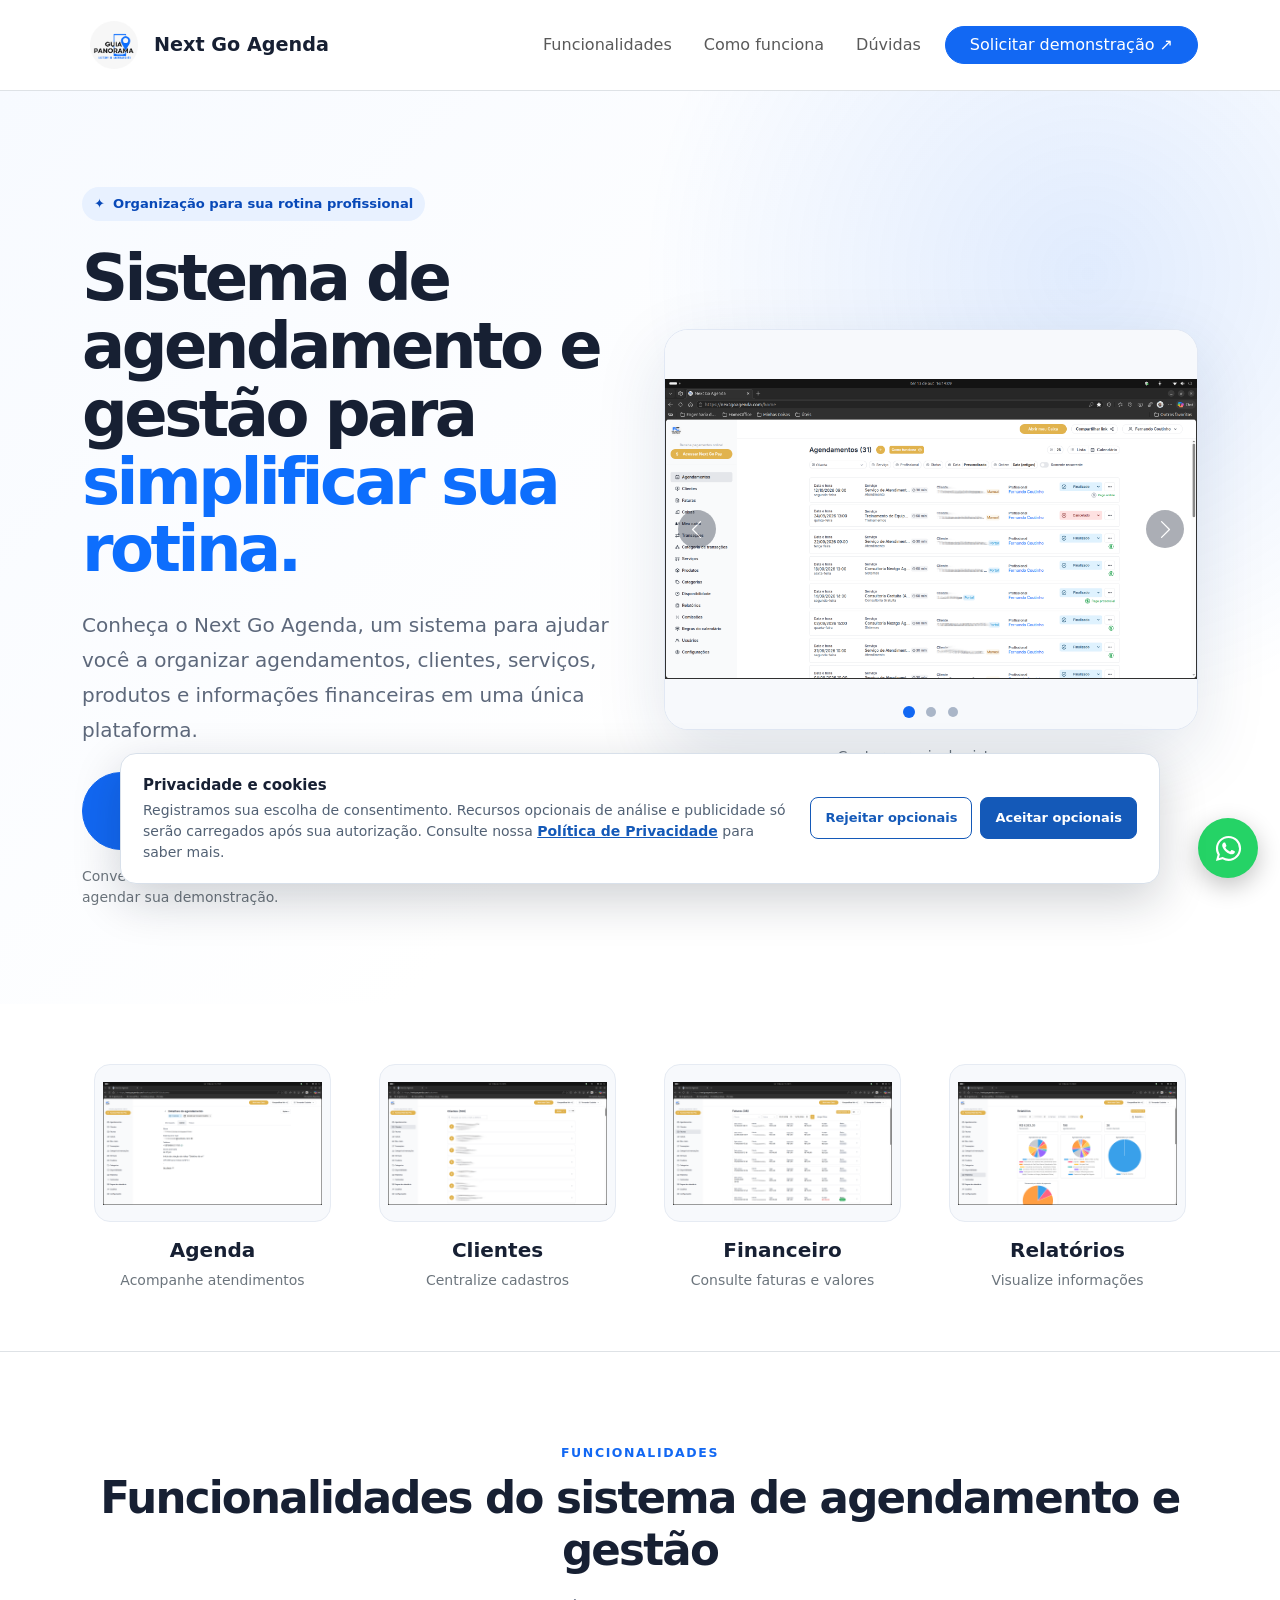
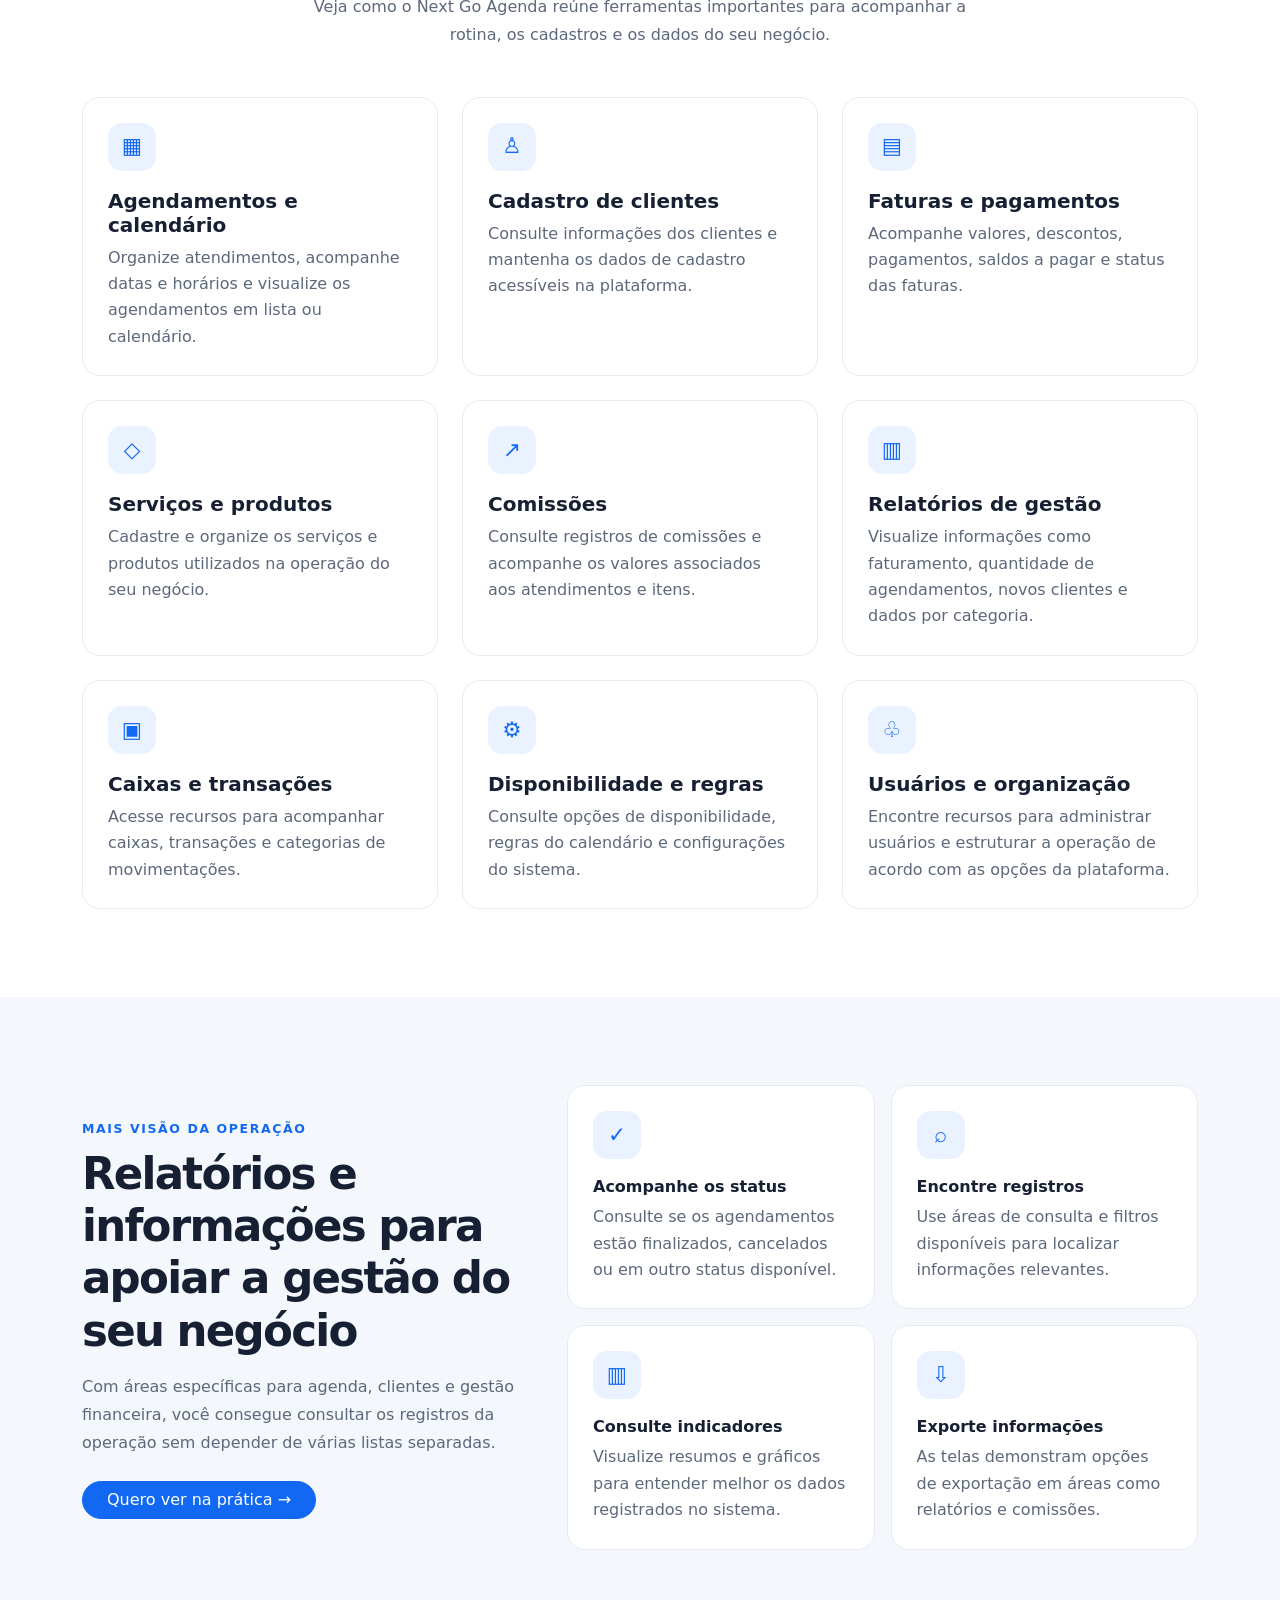
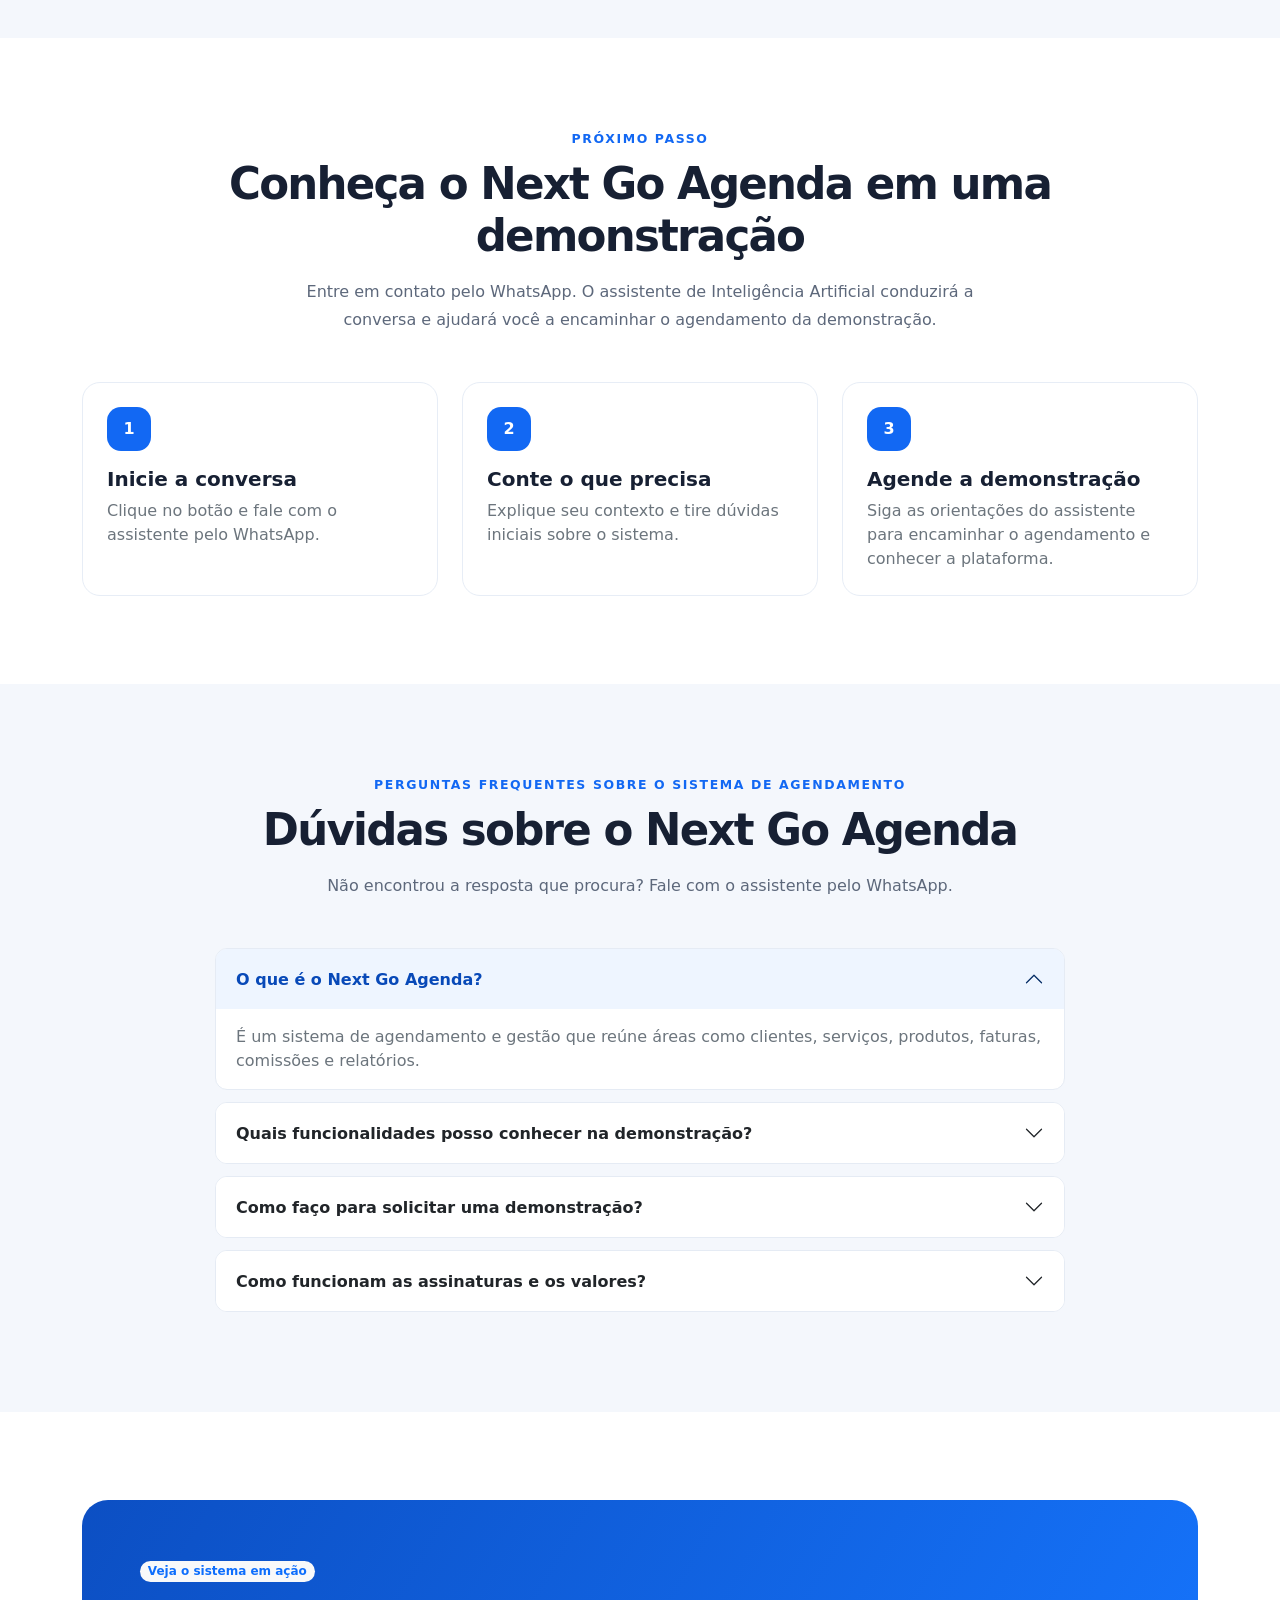
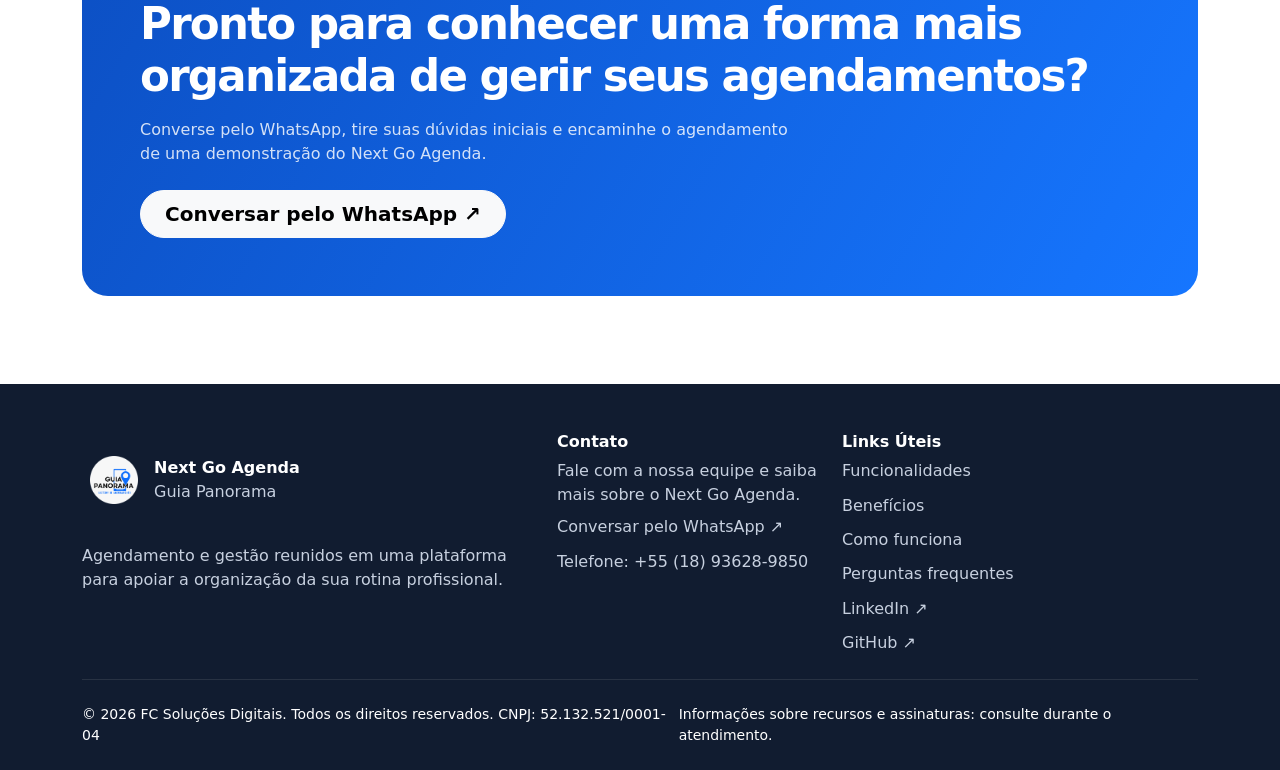
<file: agenda/index.html>
<!doctype html>
<html lang="pt-BR">
  <head>
    <meta charset="utf-8" />
    <meta name="viewport" content="width=device-width, initial-scale=1" />
    <title>Next Go Agenda | Sistema de Agendamento e Gestão Online</title>
    <meta
      name="description"
      content="Organize agendamentos, clientes, serviços, faturas e relatórios com o Next Go Agenda. Conheça os recursos do sistema e solicite uma demonstração pelo WhatsApp."
    />
    <meta
      name="keywords"
      content="Next Go Agenda, sistema de agendamento, software de agendamento online, sistema de gestão de agenda, gestão de clientes, controle financeiro, gestão de serviços, relatórios de gestão"
    />
    <meta name="robots" content="index, follow" />
    <meta name="theme-color" content="#1268f3" />
    <meta property="og:type" content="website" />
    <meta
      property="og:title"
      content="Next Go Agenda | Sistema de Agendamento e Gestão Online"
    />
    <meta
      property="og:description"
      content="Organize agendamentos, clientes e informações financeiras em um só lugar. Conheça o Next Go Agenda e solicite uma demonstração."
    />
    <meta
      property="og:image"
      content="https://nextgoagenda.guiapanorama.com.br/assets/img/og-next-go-agenda.jpg"
    />
    <meta
      property="og:image:alt"
      content="Next Go Agenda, sistema de agendamento e gestão"
    />
    <meta name="twitter:card" content="summary_large_image" />
    <meta
      name="twitter:title"
      content="Next Go Agenda | Sistema de Agendamento e Gestão Online"
    />
    <meta
      name="twitter:description"
      content="Organize agendamentos, clientes e informações financeiras. Solicite uma demonstração do Next Go Agenda."
    />
    <meta
      name="twitter:image"
      content="https://nextgoagenda.guiapanorama.com.br/assets/img/og-next-go-agenda.jpg"
    />
    <meta property="og:locale" content="pt_BR" />
    <!-- Confirme após publicar se o domínio canônico e a imagem social correspondem às URLs públicas definitivas. -->
    <!-- Slugs amigáveis sugeridos para futuras páginas: /funcionalidades/, /demonstracao/ e /perguntas-frequentes/. -->
    <link rel="preconnect" href="https://cdn.jsdelivr.net" crossorigin="" />
    <link
      href="https://cdn.jsdelivr.net/npm/bootstrap@5.3.3/dist/css/bootstrap.min.css"
      rel="stylesheet"
    />
    <link rel="stylesheet" href="assets/css/style.css" />

    <!-- Dados estruturados para mecanismos de busca. -->
    <script type="application/ld+json">
      {
        "@context": "https://schema.org",
        "@type": "SoftwareApplication",
        "name": "Next Go Agenda",
        "applicationCategory": "BusinessApplication",
        "operatingSystem": "Web",
        "description": "Sistema de agendamento e gestão com recursos para organizar clientes, serviços, produtos, faturas, comissões e relatórios.",
        "inLanguage": "pt-BR"
      }
    </script>

    <!-- Dados estruturados para mecanismos de busca. -->
    <script type="application/ld+json">
      {
        "@context": "https://schema.org",
        "@type": "FAQPage",
        "mainEntity": [
          {
            "@type": "Question",
            "name": "O que é o Next Go Agenda?",
            "acceptedAnswer": {
              "@type": "Answer",
              "text": "É um sistema de agendamento e gestão que reúne áreas como clientes, serviços, produtos, faturas, comissões e relatórios."
            }
          },
          {
            "@type": "Question",
            "name": "Quais funcionalidades posso conhecer na demonstração?",
            "acceptedAnswer": {
              "@type": "Answer",
              "text": "Você poderá conhecer as áreas do sistema, incluindo agenda, cadastro de clientes, serviços, produtos, faturas, comissões e relatórios."
            }
          },
          {
            "@type": "Question",
            "name": "Como faço para solicitar uma demonstração?",
            "acceptedAnswer": {
              "@type": "Answer",
              "text": "Clique em qualquer botão de contato para abrir o WhatsApp. O assistente de Inteligência Artificial conduzirá a conversa e orientará você sobre o agendamento."
            }
          },
          {
            "@type": "Question",
            "name": "Como funcionam as assinaturas e os valores?",
            "acceptedAnswer": {
              "@type": "Answer",
              "text": "As informações comerciais e as opções de assinatura podem ser esclarecidas durante o contato e a demonstração. Converse pelo WhatsApp para receber orientações."
            }
          }
        ]
      }
    </script>

    <!-- URL canônica -->
    <link rel="canonical" href="https://nextgoagenda.guiapanorama.com.br" />

    <link rel="stylesheet" href="assets/css/consent.css" />
  </head>
  <body>
    <!-- Cabeçalho da página. -->
    <header>
      <!-- Navegação principal — navbar. -->
      <nav
        class="navbar navbar-expand-lg sticky-top border-bottom"
        aria-label="Navegação principal"
      >
        <div class="container py-2">
          <a
            class="navbar-brand d-flex align-items-center gap-2"
            href="#inicio"
            aria-label="Next Go Agenda - início"
          >
            <img
              src="assets/img/logo-next-go-agenda.png"
              alt="Logo Next Go Agenda"
              class="brand-logo"
              width="320"
              height="96"
              decoding="async"
            />
            <span class="brand-name">Next Go Agenda</span>
          </a>
          <button
            class="navbar-toggler"
            type="button"
            data-bs-toggle="collapse"
            data-bs-target="#menuPrincipal"
            aria-controls="menuPrincipal"
            aria-expanded="false"
            aria-label="Abrir menu"
          >
            <span class="navbar-toggler-icon"></span>
          </button>
          <div class="collapse navbar-collapse" id="menuPrincipal">
            <ul
              class="navbar-nav ms-auto align-items-lg-center gap-lg-3 py-3 py-lg-0"
            >
              <li class="nav-item">
                <a class="nav-link" href="#funcionalidades">Funcionalidades</a>
              </li>
              <li class="nav-item">
                <a class="nav-link" href="#como-funciona">Como funciona</a>
              </li>
              <li class="nav-item">
                <a class="nav-link" href="#duvidas">Dúvidas</a>
              </li>
              <li class="nav-item">
                <a
                  class="btn btn-primary rounded-pill px-4"
                  href="https://wa.me/message/R6FQ3GCVUHWCD1"
                  target="_blank"
                  rel="noopener noreferrer"
                  >Solicitar demonstração <span aria-hidden="true">↗</span></a
                >
              </li>
            </ul>
          </div>
        </div>
      </nav>
    </header>

    <!-- Conteúdo principal. -->
    <main>
      <!-- HERO: carrossel de capturas do sistema -->
      <!-- apresentação principal. -->
      <section class="hero py-5" id="inicio">
        <div class="container py-lg-5">
          <div class="row align-items-center g-5">
            <div class="col-lg-6">
              <span class="eyebrow mb-4"
                ><span aria-hidden="true">✦</span> Organização para sua rotina
                profissional</span
              >
              <h1 class="mb-4">
                Sistema de agendamento e gestão para
                <span class="text-primary">simplificar sua rotina.</span>
              </h1>
              <p class="lead mb-4">
                Conheça o Next Go Agenda, um sistema para ajudar você a
                organizar agendamentos, clientes, serviços, produtos e
                informações financeiras em uma única plataforma.
              </p>
              <div class="d-flex flex-column flex-sm-row gap-3">
                <a
                  class="btn btn-primary btn-lg rounded-pill px-4"
                  href="https://wa.me/message/R6FQ3GCVUHWCD1"
                  target="_blank"
                  rel="noopener noreferrer"
                  >Quero conhecer o sistema <span aria-hidden="true">→</span></a
                >
                <a
                  class="btn btn-outline-secondary btn-lg rounded-pill px-4"
                  href="#funcionalidades"
                  >Explorar funcionalidades</a
                >
              </div>
              <p class="small text-secondary mt-3 mb-0">
                Converse pelo WhatsApp e siga as orientações do assistente
                virtual para agendar sua demonstração.
              </p>
            </div>
            <div class="col-lg-6">
              <div
                id="carouselSistema"
                class="carousel slide system-carousel"
                data-bs-ride="carousel"
                data-bs-interval="4000"
                data-bs-pause="hover"
                aria-label="Capturas de tela do Next Go Agenda"
              >
                <div class="carousel-indicators">
                  <button
                    type="button"
                    data-bs-target="#carouselSistema"
                    data-bs-slide-to="0"
                    class="active"
                    aria-current="true"
                    aria-label="Ver tela de agendamentos"
                  ></button>
                  <button
                    type="button"
                    data-bs-target="#carouselSistema"
                    data-bs-slide-to="1"
                    aria-label="Ver tela de faturas"
                  ></button>
                  <button
                    type="button"
                    data-bs-target="#carouselSistema"
                    data-bs-slide-to="2"
                    aria-label="Ver tela de relatórios"
                  ></button>
                </div>
                <div class="carousel-inner">
                  <div class="carousel-item active">
                    <img
                      src="assets/img/sistema-agendamentos.png"
                      alt="Tela de agendamentos e calendário do Next Go Agenda"
                      width="800"
                      height="600"
                      fetchpriority="high"
                      decoding="async"
                    />
                  </div>
                  <div class="carousel-item">
                    <img
                      src="assets/img/sistema-faturas.png"
                      alt="Tela de faturas e pagamentos do Next Go Agenda"
                      width="800"
                      height="600"
                      loading="lazy"
                      decoding="async"
                    />
                  </div>
                  <div class="carousel-item">
                    <img
                      src="assets/img/sistema-relatorios.png"
                      alt="Tela de relatórios e indicadores do Next Go Agenda"
                      width="800"
                      height="600"
                      loading="lazy"
                      decoding="async"
                    />
                  </div>
                </div>
                <button
                  class="carousel-control-prev"
                  type="button"
                  data-bs-target="#carouselSistema"
                  data-bs-slide="prev"
                  aria-label="Imagem anterior"
                >
                  <span
                    class="carousel-control-prev-icon"
                    aria-hidden="true"
                  ></span>
                </button>
                <button
                  class="carousel-control-next"
                  type="button"
                  data-bs-target="#carouselSistema"
                  data-bs-slide="next"
                  aria-label="Próxima imagem"
                >
                  <span
                    class="carousel-control-next-icon"
                    aria-hidden="true"
                  ></span>
                </button>
              </div>
              <p class="small text-secondary text-center mt-3 mb-0">
                Capturas reais do sistema.
              </p>
            </div>
          </div>
        </div>
      </section>

      <!-- RESUMO DOS RECURSOS: uma imagem para cada recurso -->

      <!-- Seção de conteúdo (resumo-recursos). -->
      <section
        class="py-5 border-bottom"
        id="resumo-recursos"
        aria-label="Resumo dos recursos"
      >
        <div class="container">
          <div class="row g-4">
            <div class="col-6 col-lg-3">
              <article class="recurso-resumo text-center h-100">
                <img
                  src="assets/img/resumo-agenda.png"
                  alt="Tela de agenda e agendamentos do Next Go Agenda"
                  class="img-fluid rounded-4 mb-3 imagem-recurso"
                  width="1200"
                  height="800"
                  loading="lazy"
                  decoding="async"
                />
                <h3 class="fw-bold h5">Agenda</h3>
                <p class="small text-secondary mb-0">Acompanhe atendimentos</p>
              </article>
            </div>

            <div class="col-6 col-lg-3">
              <article class="recurso-resumo text-center h-100">
                <img
                  src="assets/img/resumo-clientes.png"
                  alt="Tela de cadastro e gerenciamento de clientes do Next Go Agenda"
                  class="img-fluid rounded-4 mb-3 imagem-recurso"
                  width="1200"
                  height="800"
                  loading="lazy"
                  decoding="async"
                />
                <h3 class="fw-bold h5">Clientes</h3>
                <p class="small text-secondary mb-0">Centralize cadastros</p>
              </article>
            </div>

            <div class="col-6 col-lg-3">
              <article class="recurso-resumo text-center h-100">
                <img
                  src="assets/img/resumo-financeiro.png"
                  alt="Tela financeira com faturas e valores do Next Go Agenda"
                  class="img-fluid rounded-4 mb-3 imagem-recurso"
                  width="1200"
                  height="800"
                  loading="lazy"
                  decoding="async"
                />
                <h3 class="fw-bold h5">Financeiro</h3>
                <p class="small text-secondary mb-0">
                  Consulte faturas e valores
                </p>
              </article>
            </div>

            <div class="col-6 col-lg-3">
              <article class="recurso-resumo text-center h-100">
                <img
                  src="assets/img/resumo-relatorios.png"
                  alt="Tela de relatórios e indicadores do Next Go Agenda"
                  class="img-fluid rounded-4 mb-3 imagem-recurso"
                  width="1200"
                  height="800"
                  loading="lazy"
                  decoding="async"
                />
                <h3 class="fw-bold h5">Relatórios</h3>
                <p class="small text-secondary mb-0">Visualize informações</p>
              </article>
            </div>
          </div>
        </div>
      </section>

      <!-- Seção de conteúdo (funcionalidades). -->
      <section class="section-pad" id="funcionalidades">
        <div class="container">
          <div class="text-center mx-auto mb-5">
            <span class="section-kicker">Funcionalidades</span>
            <h2 class="section-title mt-2">
              Funcionalidades do sistema de agendamento e gestão
            </h2>
            <p class="section-copy mx-auto mt-3">
              Veja como o Next Go Agenda reúne ferramentas importantes para
              acompanhar a rotina, os cadastros e os dados do seu negócio.
            </p>
          </div>
          <div class="row g-4">
            <div class="col-md-6 col-lg-4">
              <article class="feature-card">
                <div class="feature-icon" aria-hidden="true">▦</div>
                <h3 class="h5 fw-bold">Agendamentos e calendário</h3>
                <p>
                  Organize atendimentos, acompanhe datas e horários e visualize
                  os agendamentos em lista ou calendário.
                </p>
              </article>
            </div>
            <div class="col-md-6 col-lg-4">
              <article class="feature-card">
                <div class="feature-icon" aria-hidden="true">♙</div>
                <h3 class="h5 fw-bold">Cadastro de clientes</h3>
                <p>
                  Consulte informações dos clientes e mantenha os dados de
                  cadastro acessíveis na plataforma.
                </p>
              </article>
            </div>
            <div class="col-md-6 col-lg-4">
              <article class="feature-card">
                <div class="feature-icon" aria-hidden="true">▤</div>
                <h3 class="h5 fw-bold">Faturas e pagamentos</h3>
                <p>
                  Acompanhe valores, descontos, pagamentos, saldos a pagar e
                  status das faturas.
                </p>
              </article>
            </div>
            <div class="col-md-6 col-lg-4">
              <article class="feature-card">
                <div class="feature-icon" aria-hidden="true">◇</div>
                <h3 class="h5 fw-bold">Serviços e produtos</h3>
                <p>
                  Cadastre e organize os serviços e produtos utilizados na
                  operação do seu negócio.
                </p>
              </article>
            </div>
            <div class="col-md-6 col-lg-4">
              <article class="feature-card">
                <div class="feature-icon" aria-hidden="true">↗</div>
                <h3 class="h5 fw-bold">Comissões</h3>
                <p>
                  Consulte registros de comissões e acompanhe os valores
                  associados aos atendimentos e itens.
                </p>
              </article>
            </div>
            <div class="col-md-6 col-lg-4">
              <article class="feature-card">
                <div class="feature-icon" aria-hidden="true">▥</div>
                <h3 class="h5 fw-bold">Relatórios de gestão</h3>
                <p>
                  Visualize informações como faturamento, quantidade de
                  agendamentos, novos clientes e dados por categoria.
                </p>
              </article>
            </div>
            <div class="col-md-6 col-lg-4">
              <article class="feature-card">
                <div class="feature-icon" aria-hidden="true">▣</div>
                <h3 class="h5 fw-bold">Caixas e transações</h3>
                <p>
                  Acesse recursos para acompanhar caixas, transações e
                  categorias de movimentações.
                </p>
              </article>
            </div>
            <div class="col-md-6 col-lg-4">
              <article class="feature-card">
                <div class="feature-icon" aria-hidden="true">⚙</div>
                <h3 class="h5 fw-bold">Disponibilidade e regras</h3>
                <p>
                  Consulte opções de disponibilidade, regras do calendário e
                  configurações do sistema.
                </p>
              </article>
            </div>
            <div class="col-md-6 col-lg-4">
              <article class="feature-card">
                <div class="feature-icon" aria-hidden="true">♧</div>
                <h3 class="h5 fw-bold">Usuários e organização</h3>
                <p>
                  Encontre recursos para administrar usuários e estruturar a
                  operação de acordo com as opções da plataforma.
                </p>
              </article>
            </div>
          </div>
        </div>
      </section>

      <!-- benefícios. -->
      <section class="soft-section section-pad" id="beneficios">
        <div class="container">
          <div class="row align-items-center g-5">
            <div class="col-lg-5">
              <span class="section-kicker">Mais visão da operação</span>
              <h2 class="section-title mt-2">
                Relatórios e informações para apoiar a gestão do seu negócio
              </h2>
              <p class="section-copy mt-3">
                Com áreas específicas para agenda, clientes e gestão financeira,
                você consegue consultar os registros da operação sem depender de
                várias listas separadas.
              </p>
              <a
                class="btn btn-primary rounded-pill px-4 mt-2"
                href="https://wa.me/message/R6FQ3GCVUHWCD1"
                target="_blank"
                rel="noopener noreferrer"
                >Quero ver na prática <span aria-hidden="true">→</span></a
              >
            </div>
            <div class="col-lg-7">
              <div class="row g-3">
                <div class="col-sm-6">
                  <div class="feature-card">
                    <div class="feature-icon" aria-hidden="true">✓</div>
                    <h3 class="h6 fw-bold">Acompanhe os status</h3>
                    <p>
                      Consulte se os agendamentos estão finalizados, cancelados
                      ou em outro status disponível.
                    </p>
                  </div>
                </div>
                <div class="col-sm-6">
                  <div class="feature-card">
                    <div class="feature-icon" aria-hidden="true">⌕</div>
                    <h3 class="h6 fw-bold">Encontre registros</h3>
                    <p>
                      Use áreas de consulta e filtros disponíveis para localizar
                      informações relevantes.
                    </p>
                  </div>
                </div>
                <div class="col-sm-6">
                  <div class="feature-card">
                    <div class="feature-icon" aria-hidden="true">▥</div>
                    <h3 class="h6 fw-bold">Consulte indicadores</h3>
                    <p>
                      Visualize resumos e gráficos para entender melhor os dados
                      registrados no sistema.
                    </p>
                  </div>
                </div>
                <div class="col-sm-6">
                  <div class="feature-card">
                    <div class="feature-icon" aria-hidden="true">⇩</div>
                    <h3 class="h6 fw-bold">Exporte informações</h3>
                    <p>
                      As telas demonstram opções de exportação em áreas como
                      relatórios e comissões.
                    </p>
                  </div>
                </div>
              </div>
            </div>
          </div>
        </div>
      </section>

      <!-- Seção de conteúdo (como-funciona). -->
      <section class="section-pad" id="como-funciona">
        <div class="container">
          <div class="text-center mb-5">
            <span class="section-kicker">Próximo passo</span>
            <h2 class="section-title mt-2">
              Conheça o Next Go Agenda em uma demonstração
            </h2>
            <p class="section-copy mx-auto mt-3">
              Entre em contato pelo WhatsApp. O assistente de Inteligência
              Artificial conduzirá a conversa e ajudará você a encaminhar o
              agendamento da demonstração.
            </p>
          </div>
          <div class="row g-4">
            <div class="col-md-4">
              <article class="step-card">
                <div class="step-number">1</div>
                <h3 class="h5 fw-bold">Inicie a conversa</h3>
                <p class="text-secondary mb-0">
                  Clique no botão e fale com o assistente pelo WhatsApp.
                </p>
              </article>
            </div>
            <div class="col-md-4">
              <article class="step-card">
                <div class="step-number">2</div>
                <h3 class="h5 fw-bold">Conte o que precisa</h3>
                <p class="text-secondary mb-0">
                  Explique seu contexto e tire dúvidas iniciais sobre o sistema.
                </p>
              </article>
            </div>
            <div class="col-md-4">
              <article class="step-card">
                <div class="step-number">3</div>
                <h3 class="h5 fw-bold">Agende a demonstração</h3>
                <p class="text-secondary mb-0">
                  Siga as orientações do assistente para encaminhar o
                  agendamento e conhecer a plataforma.
                </p>
              </article>
            </div>
          </div>
        </div>
      </section>

      <!-- Seção de conteúdo (duvidas). -->
      <section class="soft-section section-pad faq" id="duvidas">
        <div class="container">
          <div class="text-center mb-5">
            <span class="section-kicker"
              >Perguntas frequentes sobre o sistema de agendamento</span
            >
            <h2 class="section-title mt-2">Dúvidas sobre o Next Go Agenda</h2>
            <p class="section-copy mx-auto mt-3">
              Não encontrou a resposta que procura? Fale com o assistente pelo
              WhatsApp.
            </p>
          </div>
          <div
            class="accordion mx-auto"
            id="faqAccordion"
            style="max-width: 850px"
          >
            <div class="accordion-item">
              <h3 class="accordion-header">
                <button
                  class="accordion-button"
                  type="button"
                  data-bs-toggle="collapse"
                  data-bs-target="#faq1"
                  aria-expanded="true"
                  aria-controls="faq1"
                >
                  O que é o Next Go Agenda?
                </button>
              </h3>
              <div
                id="faq1"
                class="accordion-collapse collapse show"
                data-bs-parent="#faqAccordion"
              >
                <div class="accordion-body text-secondary">
                  É um sistema de agendamento e gestão que reúne áreas como
                  clientes, serviços, produtos, faturas, comissões e relatórios.
                </div>
              </div>
            </div>
            <div class="accordion-item">
              <h3 class="accordion-header">
                <button
                  class="accordion-button collapsed"
                  type="button"
                  data-bs-toggle="collapse"
                  data-bs-target="#faq2"
                  aria-expanded="false"
                  aria-controls="faq2"
                >
                  Quais funcionalidades posso conhecer na demonstração?
                </button>
              </h3>
              <div
                id="faq2"
                class="accordion-collapse collapse"
                data-bs-parent="#faqAccordion"
              >
                <div class="accordion-body text-secondary">
                  Você poderá conhecer as áreas do sistema, incluindo agenda,
                  cadastro de clientes, serviços, produtos, faturas, comissões e
                  relatórios.
                </div>
              </div>
            </div>
            <div class="accordion-item">
              <h3 class="accordion-header">
                <button
                  class="accordion-button collapsed"
                  type="button"
                  data-bs-toggle="collapse"
                  data-bs-target="#faq3"
                  aria-expanded="false"
                  aria-controls="faq3"
                >
                  Como faço para solicitar uma demonstração?
                </button>
              </h3>
              <div
                id="faq3"
                class="accordion-collapse collapse"
                data-bs-parent="#faqAccordion"
              >
                <div class="accordion-body text-secondary">
                  Clique em qualquer botão de contato para abrir o WhatsApp. O
                  assistente de Inteligência Artificial conduzirá a conversa e
                  orientará você sobre o agendamento.
                </div>
              </div>
            </div>
            <div class="accordion-item">
              <h3 class="accordion-header">
                <button
                  class="accordion-button collapsed"
                  type="button"
                  data-bs-toggle="collapse"
                  data-bs-target="#faq4"
                  aria-expanded="false"
                  aria-controls="faq4"
                >
                  Como funcionam as assinaturas e os valores?
                </button>
              </h3>
              <div
                id="faq4"
                class="accordion-collapse collapse"
                data-bs-parent="#faqAccordion"
              >
                <div class="accordion-body text-secondary">
                  As informações comerciais e as opções de assinatura podem ser
                  esclarecidas durante o contato e a demonstração. Converse pelo
                  WhatsApp para receber orientações.
                </div>
              </div>
            </div>
          </div>
        </div>
      </section>

      <!-- Seção de conteúdo (section-pad). -->
      <section class="section-pad">
        <div class="container">
          <div class="cta-panel">
            <div class="position-relative" style="z-index: 1">
              <span class="badge rounded-pill text-bg-light text-primary mb-3"
                >Veja o sistema em ação</span
              >
              <h2 class="section-title text-white">
                Pronto para conhecer uma forma mais organizada de gerir seus
                agendamentos?
              </h2>
              <p class="mt-3 mb-4">
                Converse pelo WhatsApp, tire suas dúvidas iniciais e encaminhe o
                agendamento de uma demonstração do Next Go Agenda.
              </p>
              <a
                class="btn btn-light btn-lg rounded-pill px-4 fw-bold"
                href="https://wa.me/message/R6FQ3GCVUHWCD1"
                target="_blank"
                rel="noopener noreferrer"
                >Conversar pelo WhatsApp <span aria-hidden="true">↗</span></a
              >
            </div>
          </div>
        </div>
      </section>
    </main>

    <!-- Rodapé da página — pt-5. -->
    <footer class="pt-5 pb-4">
      <div class="container">
        <div class="row g-4 align-items-start">
          <div class="col-lg-5">
            <a
              class="d-inline-flex align-items-center gap-2 mb-3"
              href="#inicio"
              aria-label="Next Go Agenda - início"
              ><img
                src="assets/img/logo-next-go-agenda.png"
                alt="Next Go Agenda"
                class="brand-logo"
                width="320"
                height="96"
                loading="lazy"
                decoding="async"
              /><span
                class="d-flex flex-column justify-content-center"
                style="height: 96px"
                ><strong class="text-white">Next Go Agenda</strong
                ><span>Guia Panorama</span></span
              ></a
            >
            <p class="mb-0">
              Agendamento e gestão reunidos em uma plataforma para apoiar a
              organização da sua rotina profissional.
            </p>
          </div>
          <div class="col-sm-6 col-lg-3">
            <h2 class="h6 fw-bold">Contato</h2>
            <p class="mb-2">
              Fale com a nossa equipe e saiba mais sobre o Next Go Agenda.
            </p>
            <ul class="footer-links">
              <li>
                <a
                  class="footer-contact-link"
                  href="https://wa.me/message/R6FQ3GCVUHWCD1"
                  target="_blank"
                  rel="noopener noreferrer"
                  aria-label="Conversar pelo WhatsApp"
                  >Conversar pelo WhatsApp ↗</a
                >
              </li>
              <li>
                <a class="footer-contact-link" href="tel:+5518936289850"
                  >Telefone: +55 (18) 93628-9850</a
                >
              </li>
            </ul>
          </div>
          <div class="col-sm-6 col-lg-4">
            <h2 class="h6 fw-bold">Links Úteis</h2>
            <ul class="footer-links">
              <li><a href="#funcionalidades">Funcionalidades</a></li>
              <li><a href="#beneficios">Benefícios</a></li>
              <li><a href="#como-funciona">Como funciona</a></li>
              <li><a href="#duvidas">Perguntas frequentes</a></li>
              <li>
                <a
                  href="https://www.linkedin.com/in/fernando-coutinho-6391b9200"
                  target="_blank"
                  rel="noopener noreferrer"
                  >LinkedIn ↗</a
                >
              </li>
              <li>
                <a
                  href="https://github.com/soufernandocoutinho"
                  target="_blank"
                  rel="noopener noreferrer"
                  >GitHub ↗</a
                >
              </li>
            </ul>
          </div>
        </div>
        <hr class="border-secondary my-4" />
        <div
          class="d-flex flex-column flex-md-row justify-content-between gap-2 small"
        >
          <span
            >© <span id="anoAtual">2026</span> FC Soluções Digitais. Todos os
            direitos reservados. CNPJ: 52.132.521/0001-04</span
          >
          <span
            >Informações sobre recursos e assinaturas: consulte durante o
            atendimento.</span
          >
        </div>
      </div>
    </footer>

    <a
      class="whatsapp-float"
      href="https://wa.me/message/R6FQ3GCVUHWCD1"
      target="_blank"
      rel="noopener noreferrer"
      aria-label="Conversar pelo WhatsApp com o Next Go Agenda"
      title="Conversar pelo WhatsApp"
    >
      <svg viewBox="0 0 32 32" aria-hidden="true" focusable="false">
        <path
          d="M16.02 3C8.86 3 3.04 8.78 3.04 15.9c0 2.28.6 4.5 1.74 6.48L3 29l6.82-1.78a13.1 13.1 0 0 0 6.2 1.57h.01c7.16 0 12.98-5.79 12.98-12.9 0-3.45-1.35-6.69-3.8-9.12A12.9 12.9 0 0 0 16.02 3zm0 23.6h-.01a10.8 10.8 0 0 1-5.5-1.5l-.4-.23-4.05 1.06 1.08-3.93-.26-.4a10.65 10.65 0 0 1-1.64-5.7c0-5.93 4.85-10.76 10.79-10.76 2.88 0 5.59 1.12 7.63 3.16a10.66 10.66 0 0 1 3.16 7.6c0 5.93-4.85 10.76-10.8 10.76zm5.92-8.06c-.32-.16-1.9-.93-2.2-1.03-.3-.11-.51-.16-.73.16-.21.32-.83 1.03-1.02 1.24-.19.21-.38.24-.7.08-.32-.16-1.36-.5-2.59-1.59-.96-.85-1.6-1.9-1.79-2.22-.19-.32-.02-.49.14-.65.14-.14.32-.37.48-.56.16-.19.21-.32.32-.54.11-.21.05-.4-.03-.56-.08-.16-.73-1.75-1-2.4-.26-.63-.53-.54-.73-.55h-.62c-.21 0-.56.08-.86.4-.3.32-1.13 1.1-1.13 2.67s1.16 3.1 1.32 3.31c.16.21 2.28 3.47 5.52 4.86.77.33 1.37.53 1.84.68.77.24 1.47.21 2.02.13.62-.09 1.9-.77 2.17-1.52.27-.75.27-1.4.19-1.53-.08-.13-.3-.21-.62-.37z"
        ></path>
      </svg>
    </a>

    <!-- Recurso JavaScript carregado: https://cdn.jsdelivr.net/npm/bootstrap@5.3.3/dist/js/bootstrap.bundle.min.js. -->
    <script
      src="https://cdn.jsdelivr.net/npm/bootstrap@5.3.3/dist/js/bootstrap.bundle.min.js"
      defer=""
    ></script>
    <!-- Comportamento da página carregado do JavaScript externo. -->
    <script src="assets/js/main.js"></script>

    <!-- Preferências de privacidade: ferramentas opcionais só carregam após o aceite. -->
    <section
      class="gp-consent-banner"
      id="gpConsentBanner"
      role="region"
      aria-label="Preferências de privacidade"
      aria-live="polite"
      hidden
    >
      <div class="gp-consent-copy">
        <strong>Privacidade e cookies</strong>
        <p>
          Registramos sua escolha de consentimento. Recursos opcionais de
          análise e publicidade só serão carregados após sua autorização.
          Consulte nossa
          <a href="https://politicadeprivacidade.guiapanorama.com.br"
            >Política de Privacidade</a
          >
          para saber mais.
        </p>
      </div>
      <div class="gp-consent-actions">
        <button class="gp-consent-reject" id="gpRejectConsent" type="button">
          Rejeitar opcionais
        </button>
        <button class="gp-consent-accept" id="gpAcceptConsent" type="button">
          Aceitar opcionais
        </button>
      </div>
    </section>
    <button class="gp-consent-manage" id="gpManageConsent" type="button" hidden>
      Gerenciar preferências
    </button>

    <script
      src="assets/js/consent.js"
      defer
      data-insights="3ce0377cf62940d29b42bac3c46ca7bc"
      data-analytics="G-7KNSVHVV1J"
      data-gtm="GTM-WGWR5R4L"
      data-pixel="1139100237150672"
    ></script>
  </body>
</html>
</file>
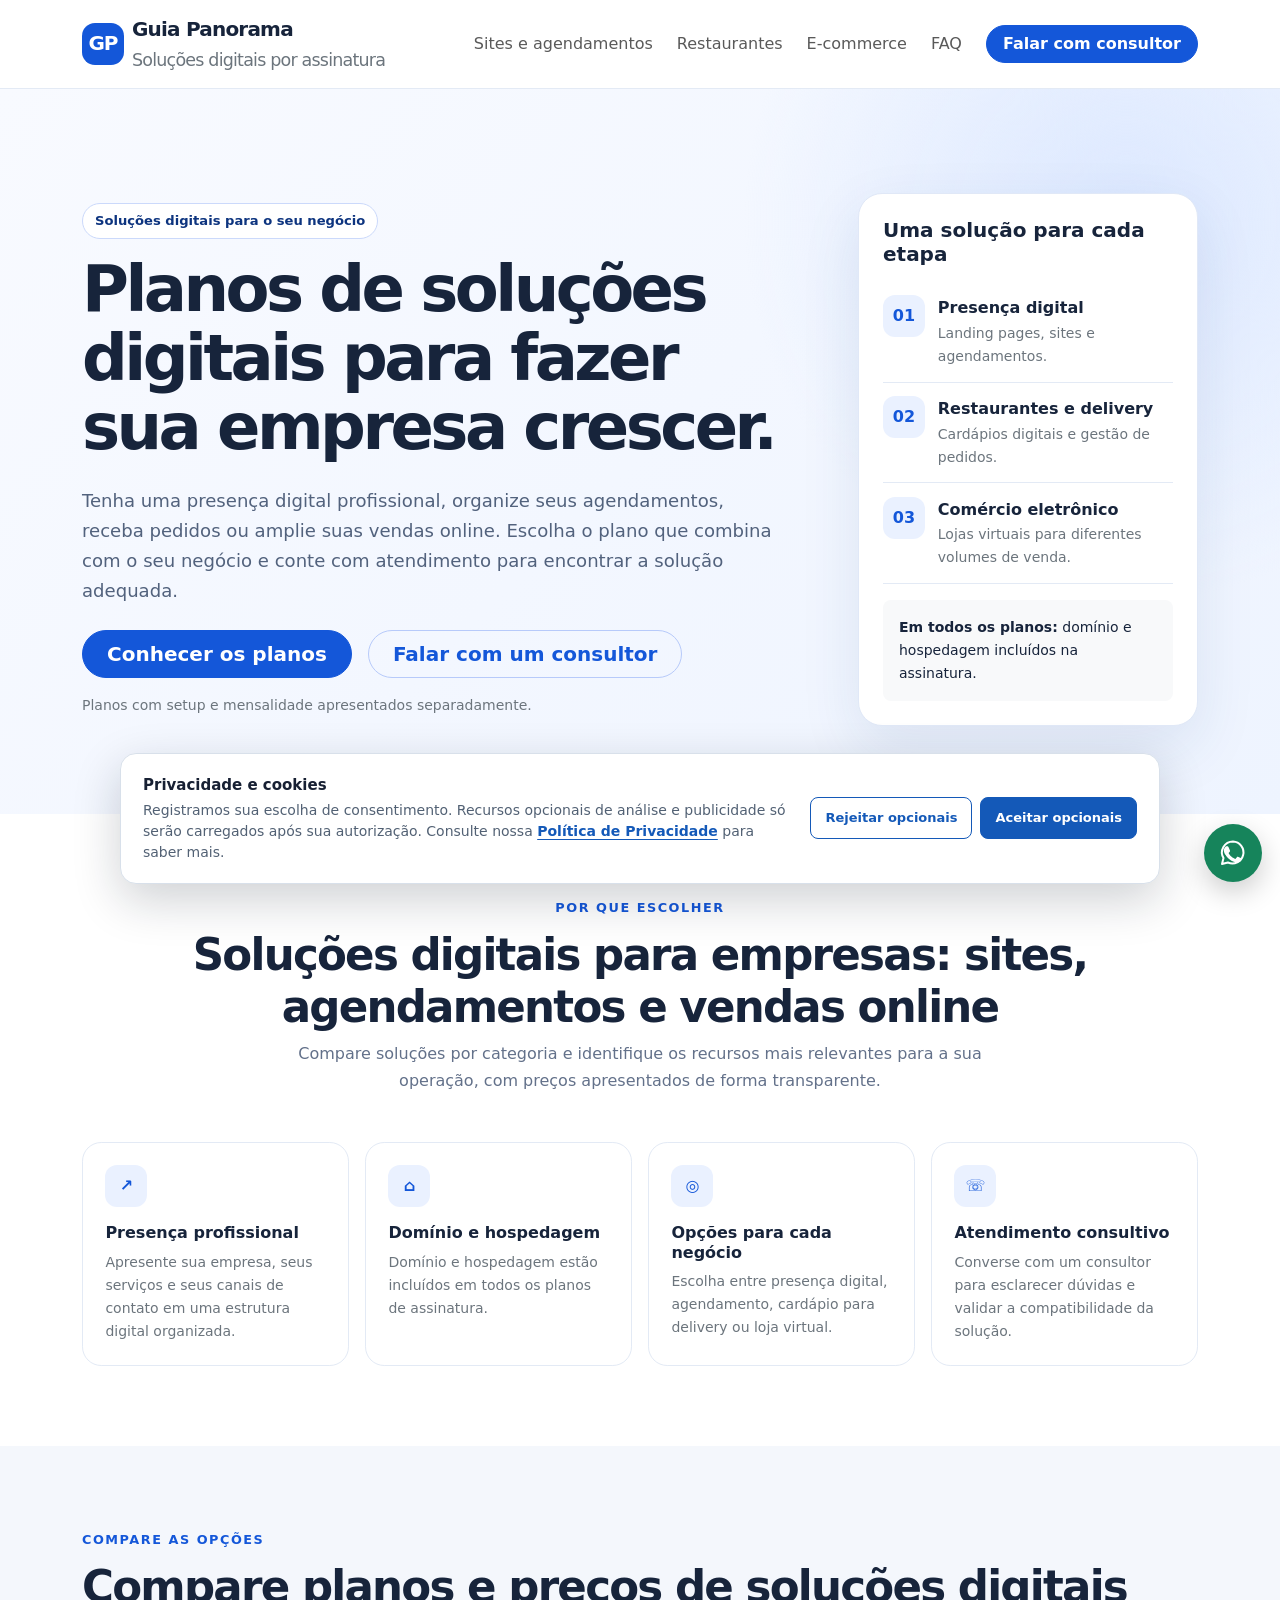
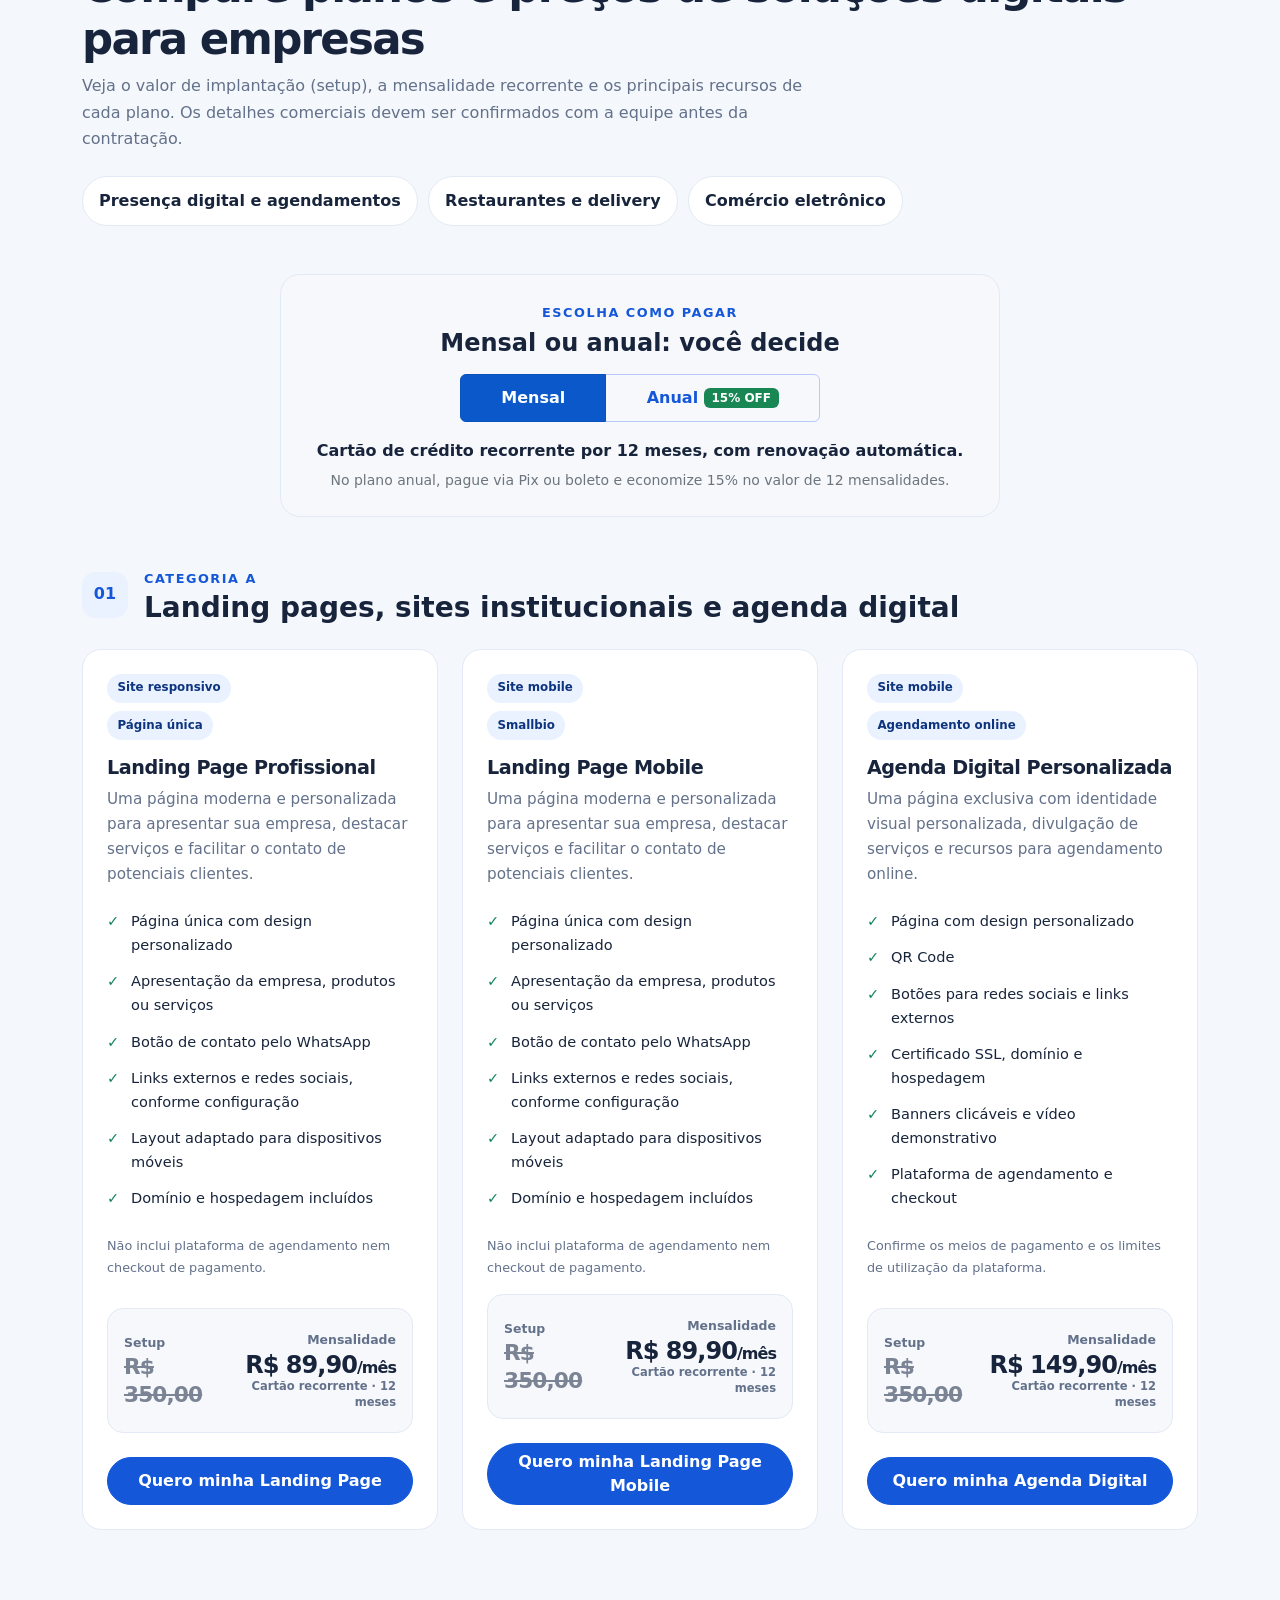
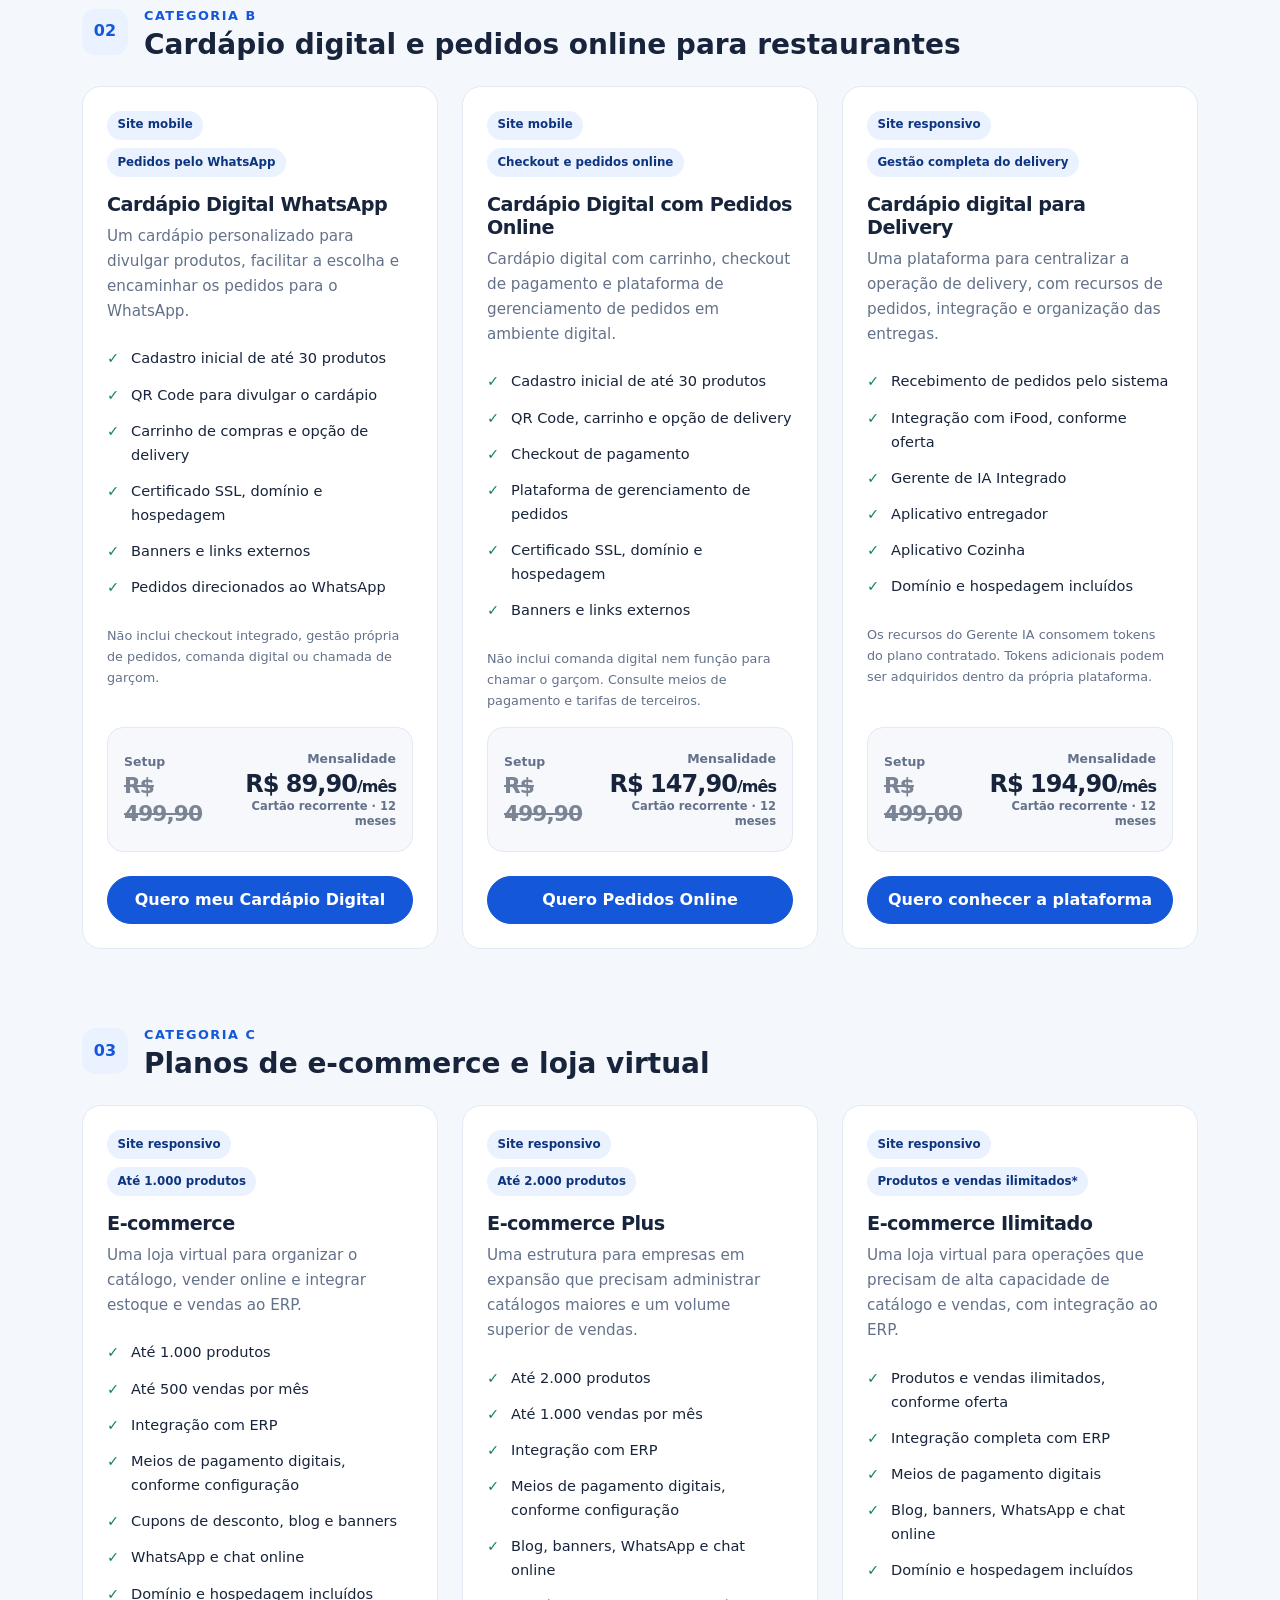
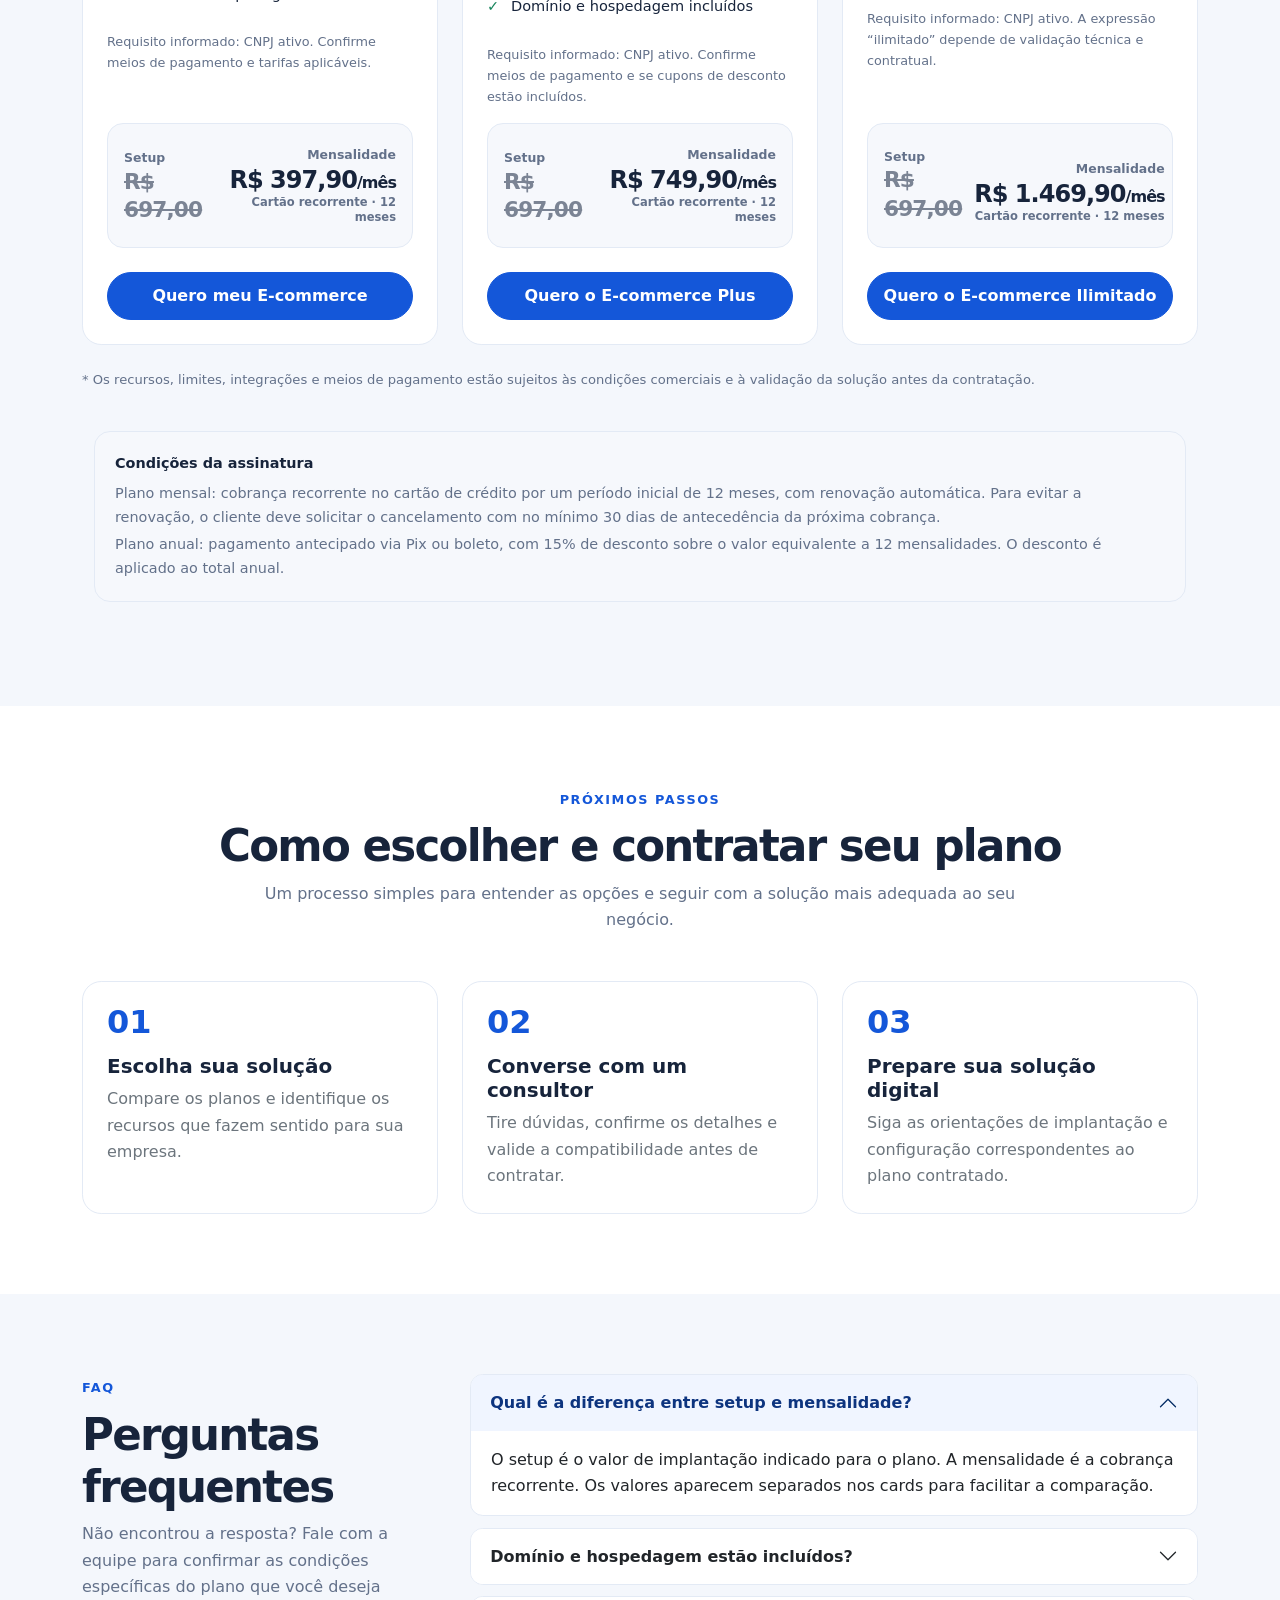
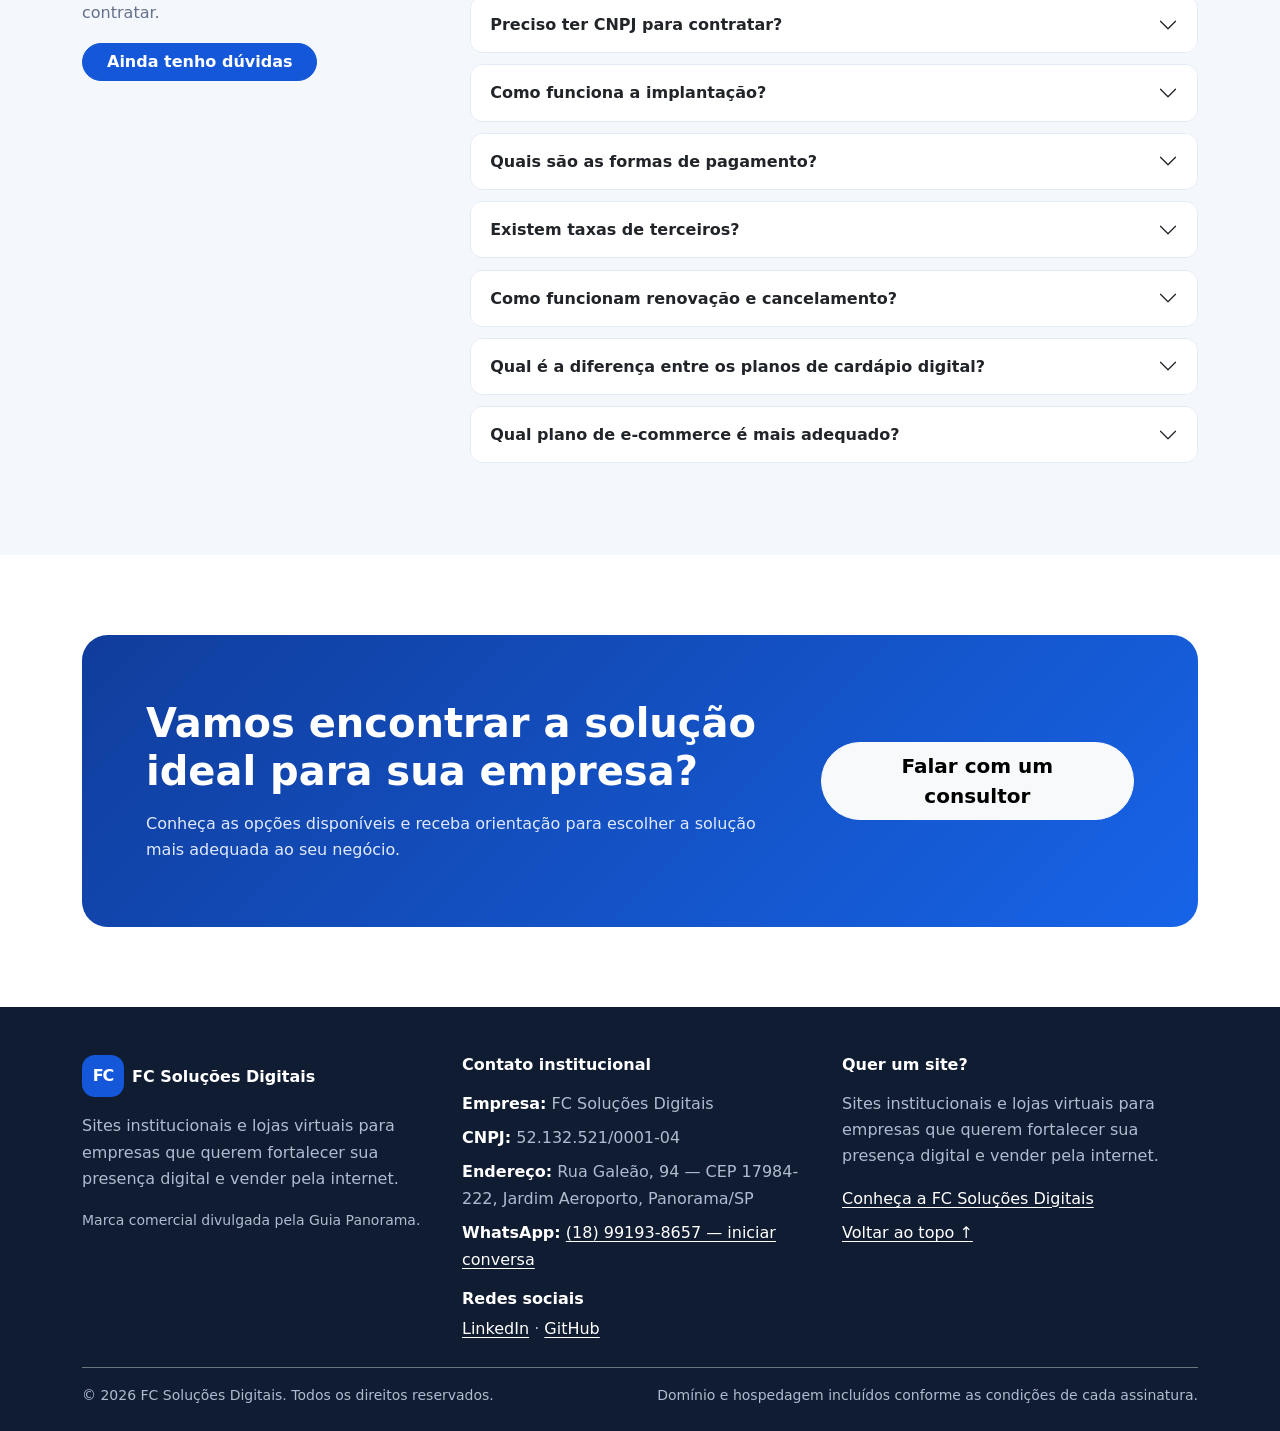
<file: assinatura/index.html>
<!doctype html>
<html lang="pt-BR">
  <head>
    <meta charset="utf-8" />
    <meta content="width=device-width, initial-scale=1" name="viewport" />
    <title>Planos de Assinaturas Digitais para Empresas | Guia Panorama</title>
    <meta
      content="Compare planos de landing page, site institucional, agenda digital, cardápio digital para delivery e e-commerce. Domínio e hospedagem incluídos. Fale com um consultor."
      name="description"
    />
    <meta
      content="planos de assinaturas digitais, soluções digitais para empresas, landing page profissional, criação de site institucional, agenda digital online, cardápio digital para delivery, pedidos online, loja virtual, e-commerce, Guia Panorama"
      name="keywords"
    />
    <meta content="index, follow" name="robots" />
    <meta content="#1457d9" name="theme-color" />
    <link href="https://assinatura.guiapanorama.com.br/" rel="canonical" />
    <meta content="website" property="og:type" />
    <meta content="pt_BR" property="og:locale" />
    <meta content="Guia Panorama" property="og:site_name" />
    <meta
      content="Planos e Assinaturas Digitais para Empresas | Guia Panorama"
      property="og:title"
    />
    <meta
      content="Compare planos de landing page, site institucional, agenda digital, cardápio para delivery e e-commerce. Domínio e hospedagem incluídos."
      property="og:description"
    />
    <meta
      content="https://assinatura.guiapanorama.com.br/assets/img/og-assinaturas-guia-panorama.jpg"
      property="og:image"
    />
    <meta
      content="Planos de assinaturas digitais do Guia Panorama para empresas"
      property="og:image:alt"
    />
    <meta
      content="Planos de Assinaturas Digitais | Guia Panorama"
      name="twitter:title"
    />
    <meta
      content="Compare planos de landing page, sites, agenda digital, cardápios digitais e e-commerce."
      name="twitter:description"
    />
    <meta
      content="https://assinatura.guiapanorama.com.br/assets/img/og-assinaturas-guia-panorama.jpg"
      name="twitter:image"
    />
    <meta content="https://assinatura.guiapanorama.com.br/" property="og:url" />
    <meta content="summary" name="twitter:card" />
    <link crossorigin="" href="https://cdn.jsdelivr.net" rel="preconnect" />
    <link
      href="https://cdn.jsdelivr.net/npm/bootstrap@5.3.3/dist/css/bootstrap.min.css"
      rel="stylesheet"
    />
    <link href="assets/css/style.css" rel="stylesheet" />

    <!-- Dados estruturados para mecanismos de busca. -->
    <script type="application/ld+json">
      {
        "@context": "https://schema.org",
        "@type": "Organization",
        "name": "FC Soluções Digitais",
        "url": "https://fernandocoutinho.nextgocard.com.br/#inicio",
        "taxID": "52.132.521/0001-04",
        "address": {
          "@type": "PostalAddress",
          "streetAddress": "Rua Galeão, 94, Jardim Aeroporto",
          "postalCode": "17984-222",
          "addressLocality": "Panorama",
          "addressRegion": "SP",
          "addressCountry": "BR"
        },
        "sameAs": [
          "https://www.linkedin.com/in/fernando-coutinho-6391b9200",
          "https://github.com/soufernandocoutinho"
        ]
      }
    </script>

    <!-- Dados estruturados para mecanismos de busca. -->
    <script type="application/ld+json">
      {
        "@context": "https://schema.org",
        "@type": "FAQPage",
        "mainEntity": [
          {
            "@type": "Question",
            "name": "Qual é a diferença entre setup e mensalidade?",
            "acceptedAnswer": {
              "@type": "Answer",
              "text": "O setup é o valor de implantação indicado para o plano. A mensalidade é a cobrança recorrente. Os valores aparecem separados nos cards para facilitar a comparação."
            }
          },
          {
            "@type": "Question",
            "name": "Domínio e hospedagem estão incluídos?",
            "acceptedAnswer": {
              "@type": "Answer",
              "text": "Sim. Domínio e hospedagem estão incluídos em todos os planos de assinatura apresentados nesta página."
            }
          },
          {
            "@type": "Question",
            "name": "Preciso ter CNPJ para contratar?",
            "acceptedAnswer": {
              "@type": "Answer",
              "text": "CNPJ ativo como requisito para Site Institucional Profissional, Plataforma Profissional de Cardápio Digital e os planos de E-commerce. Para os demais planos, confirme a elegibilidade com um consultor."
            }
          },
          {
            "@type": "Question",
            "name": "Como funciona a implantação?",
            "acceptedAnswer": {
              "@type": "Answer",
              "text": "O processo de implantação depende da solução contratada. Converse com um consultor para entender as etapas, os materiais necessários e as condições aplicáveis ao seu plano."
            }
          },
          {
            "@type": "Question",
            "name": "Quais são as formas de pagamento?",
            "acceptedAnswer": {
              "@type": "Answer",
              "text": "As formas de pagamento variam conforme o plano e podem envolver serviços de terceiros. Consulte a equipe para confirmar os meios aceitos, eventuais tarifas e condições de parcelamento antes de contratar."
            }
          },
          {
            "@type": "Question",
            "name": "Existem taxas de terceiros?",
            "acceptedAnswer": {
              "@type": "Answer",
              "text": "Podem existir tarifas de serviços de pagamento ou de outras integrações, conforme a solução. A equipe deve confirmar os custos aplicáveis ao plano escolhido."
            }
          },
          {
            "@type": "Question",
            "name": "Como funcionam renovação e cancelamento?",
            "acceptedAnswer": {
              "@type": "Answer",
              "text": "As condições de renovação e cancelamento não estão detalhadas neste material. Solicite os termos contratuais vigentes antes de concluir a contratação."
            }
          },
          {
            "@type": "Question",
            "name": "Qual é a diferença entre os planos de cardápio digital?",
            "acceptedAnswer": {
              "@type": "Answer",
              "text": "O Cardápio Digital WhatsApp direciona os pedidos para o WhatsApp. O plano com Pedidos Online inclui checkout e gerenciamento de pedidos. A Plataforma Profissional informa recursos operacionais adicionais, como integração com iFood, robô de WhatsApp e controle de rotas; confirme os detalhes com a equipe."
            }
          },
          {
            "@type": "Question",
            "name": "Qual plano de e-commerce é mais adequado?",
            "acceptedAnswer": {
              "@type": "Answer",
              "text": "O E-commerce Essencial informa até 1.000 produtos e 500 vendas por mês; o Plus, até 2.000 produtos e 1.000 vendas por mês; e o Ilimitado é anunciado sem limites comerciais de produtos e vendas, sujeito à validação técnica e contratual. Um consultor pode ajudar a avaliar sua operação."
            }
          }
        ]
      }
    </script>
    <link rel="stylesheet" href="assets/css/consent.css" />
  </head>
  <body id="inicio">
    <!-- Cabeçalho da página. -->
    <header>
      <!-- Navegação principal — navbar. -->
      <nav
        aria-label="Navegação principal"
        class="navbar navbar-expand-lg sticky-top"
      >
        <div class="container">
          <a
            aria-label="Guia Panorama - início"
            class="navbar-brand d-flex align-items-center gap-2"
            href="#inicio"
          >
            <span aria-hidden="true" class="brand-mark">GP</span>
            <span class="brand-name"
              >Guia Panorama<span class="d-block small fw-normal text-secondary"
                >Soluções digitais por assinatura</span
              ></span
            >
          </a>
          <button
            aria-controls="menuPrincipal"
            aria-expanded="false"
            aria-label="Abrir menu"
            class="navbar-toggler"
            data-bs-target="#menuPrincipal"
            data-bs-toggle="collapse"
            type="button"
          >
            <span class="navbar-toggler-icon"></span>
          </button>
          <div class="collapse navbar-collapse" id="menuPrincipal">
            <ul
              class="navbar-nav ms-auto align-items-lg-center gap-lg-2 my-3 my-lg-0"
            >
              <li class="nav-item">
                <a class="nav-link" href="#presenca-digital"
                  >Sites e agendamentos</a
                >
              </li>
              <li class="nav-item">
                <a class="nav-link" href="#restaurantes">Restaurantes</a>
              </li>
              <li class="nav-item">
                <a class="nav-link" href="#ecommerce">E-commerce</a>
              </li>
              <li class="nav-item"><a class="nav-link" href="#faq">FAQ</a></li>
              <li class="nav-item ms-lg-2">
                <a
                  class="btn btn-primary rounded-pill px-3"
                  href="https://nextgoagenda.com/fcsolucoesdigitais?serviceId=9199"
                  rel="noopener noreferrer"
                  target="_blank"
                  >Falar com consultor</a
                >
              </li>
            </ul>
          </div>
        </div>
      </nav>
    </header>

    <!-- Conteúdo principal. -->
    <main>
      <!-- Seção de conteúdo (hero). -->
      <section aria-labelledby="hero-title" class="hero">
        <div class="container">
          <div class="row align-items-center g-5">
            <div class="col-lg-8">
              <span class="eyebrow mb-3"
                >Soluções digitais para o seu negócio</span
              >
              <h1 class="mb-4" id="hero-title">
                Planos de soluções digitais para fazer sua empresa crescer.
              </h1>
              <p class="hero-copy mb-4">
                Tenha uma presença digital profissional, organize seus
                agendamentos, receba pedidos ou amplie suas vendas online.
                Escolha o plano que combina com o seu negócio e conte com
                atendimento para encontrar a solução adequada.
              </p>
              <div class="d-flex flex-column flex-sm-row gap-3">
                <a
                  class="btn btn-primary btn-lg rounded-pill px-4"
                  href="#planos"
                  >Conhecer os planos</a
                >
                <a
                  class="btn btn-outline-primary btn-lg rounded-pill px-4"
                  href="https://nextgoagenda.com/fcsolucoesdigitais?serviceId=9199"
                  rel="noopener noreferrer"
                  target="_blank"
                  >Falar com um consultor</a
                >
              </div>
              <p class="small text-secondary mt-3 mb-0">
                Planos com setup e mensalidade apresentados separadamente.
              </p>
            </div>
            <div class="col-lg-4">
              <div class="hero-panel">
                <h2 class="h5 fw-bold mb-3">Uma solução para cada etapa</h2>
                <div class="mini-stat">
                  <span aria-hidden="true" class="icon-box">01</span>
                  <div>
                    <strong>Presença digital</strong>
                    <div class="small text-secondary">
                      Landing pages, sites e agendamentos.
                    </div>
                  </div>
                </div>
                <div class="mini-stat">
                  <span aria-hidden="true" class="icon-box">02</span>
                  <div>
                    <strong>Restaurantes e delivery</strong>
                    <div class="small text-secondary">
                      Cardápios digitais e gestão de pedidos.
                    </div>
                  </div>
                </div>
                <div class="mini-stat">
                  <span aria-hidden="true" class="icon-box">03</span>
                  <div>
                    <strong>Comércio eletrônico</strong>
                    <div class="small text-secondary">
                      Lojas virtuais para diferentes volumes de venda.
                    </div>
                  </div>
                </div>
                <div class="mt-3 p-3 rounded-3 bg-light small">
                  <strong>Em todos os planos:</strong> domínio e hospedagem
                  incluídos na assinatura.
                </div>
              </div>
            </div>
          </div>
        </div>
      </section>

      <!-- Seção de conteúdo (section-pad). -->
      <section aria-labelledby="beneficios-title" class="section-pad">
        <div class="container">
          <div class="text-center mx-auto mb-5">
            <span class="section-kicker">Por que escolher</span>
            <h2 class="section-title mt-2" id="beneficios-title">
              Soluções digitais para empresas: sites, agendamentos e vendas
              online
            </h2>
            <p class="section-lead mx-auto mb-0">
              Compare soluções por categoria e identifique os recursos mais
              relevantes para a sua operação, com preços apresentados de forma
              transparente.
            </p>
          </div>
          <div class="row g-3">
            <div class="col-md-6 col-lg-3">
              <article class="benefit-card">
                <div aria-hidden="true" class="icon-box mb-3">↗</div>
                <h3 class="h6 fw-bold">Presença profissional</h3>
                <p class="text-secondary small mb-0">
                  Apresente sua empresa, seus serviços e seus canais de contato
                  em uma estrutura digital organizada.
                </p>
              </article>
            </div>
            <div class="col-md-6 col-lg-3">
              <article class="benefit-card">
                <div aria-hidden="true" class="icon-box mb-3">⌂</div>
                <h3 class="h6 fw-bold">Domínio e hospedagem</h3>
                <p class="text-secondary small mb-0">
                  Domínio e hospedagem estão incluídos em todos os planos de
                  assinatura.
                </p>
              </article>
            </div>
            <div class="col-md-6 col-lg-3">
              <article class="benefit-card">
                <div aria-hidden="true" class="icon-box mb-3">◎</div>
                <h3 class="h6 fw-bold">Opções para cada negócio</h3>
                <p class="text-secondary small mb-0">
                  Escolha entre presença digital, agendamento, cardápio para
                  delivery ou loja virtual.
                </p>
              </article>
            </div>
            <div class="col-md-6 col-lg-3">
              <article class="benefit-card">
                <div aria-hidden="true" class="icon-box mb-3">☏</div>
                <h3 class="h6 fw-bold">Atendimento consultivo</h3>
                <p class="text-secondary small mb-0">
                  Converse com um consultor para esclarecer dúvidas e validar a
                  compatibilidade da solução.
                </p>
              </article>
            </div>
          </div>
        </div>
      </section>
      <!-- planos e preços. -->
      <section
        aria-labelledby="planos-title"
        class="section-pad section-soft"
        id="planos"
      >
        <div class="container">
          <div class="mb-4">
            <span class="section-kicker">Compare as opções</span>
            <h2 class="section-title mt-2" id="planos-title">
              Compare planos e preços de soluções digitais para empresas
            </h2>
            <p class="section-lead">
              Veja o valor de implantação (setup), a mensalidade recorrente e os
              principais recursos de cada plano. Os detalhes comerciais devem
              ser confirmados com a equipe antes da contratação.
            </p>

            <!-- Navegação principal — category-nav. -->
            <nav aria-label="Categorias de planos" class="category-nav mt-4">
              <a href="#presenca-digital">Presença digital e agendamentos</a>
              <a href="#restaurantes">Restaurantes e delivery</a>
              <a href="#ecommerce">Comércio eletrônico</a>
            </nav>
          </div>

          <!-- Seção de conteúdo (container). -->
          <section
            aria-label="Escolha a modalidade de pagamento"
            class="container py-4"
          >
            <div class="billing-switch mx-auto">
              <div class="text-center">
                <span class="section-kicker">Escolha como pagar</span>
                <h2 class="h4 fw-bold mt-1 mb-3">
                  Mensal ou anual: você decide
                </h2>
              </div>
              <div
                aria-label="Modalidade de cobrança"
                class="btn-group billing-options"
                role="group"
              >
                <button
                  aria-pressed="true"
                  class="btn btn-primary active"
                  data-billing="monthly"
                  type="button"
                >
                  Mensal</button
                ><button
                  aria-pressed="false"
                  class="btn btn-outline-primary"
                  data-billing="annual"
                  type="button"
                >
                  Anual <span class="badge text-bg-success">15% OFF</span>
                </button>
              </div>
              <p class="billing-description mb-0" id="billingDescription">
                Cartão de crédito recorrente por 12 meses, com renovação
                automática.
              </p>
              <p class="small text-secondary mb-0 mt-1">
                No plano anual, pague via Pix ou boleto e economize 15% no valor
                de 12 mensalidades.
              </p>
            </div>
          </section>

          <!-- Seção de conteúdo (presenca-digital). -->
          <section
            aria-labelledby="presenca-title"
            class="py-4"
            id="presenca-digital"
          >
            <div class="category-heading">
              <span aria-hidden="true" class="category-number">01</span>
              <div>
                <span class="section-kicker">Categoria A</span>
                <h2 class="h3 fw-bold mb-0" id="presenca-title">
                  Landing pages, sites institucionais e agenda digital
                </h2>
              </div>
            </div>
            <div class="row g-4">
              <div class="col-md-6 col-xl-4">
                <article class="plan-card">
                  <div class="plan-card-body">
                    <span class="pill align-self-start mb-2"
                      >Site responsivo</span
                    ><span class="pill align-self-start mb-3"
                      >Página única</span
                    >
                    <h3>Landing Page Profissional</h3>
                    <p class="plan-desc">
                      Uma página moderna e personalizada para apresentar sua
                      empresa, destacar serviços e facilitar o contato de
                      potenciais clientes.
                    </p>

                    <ul class="feature-list">
                      <li>Página única com design personalizado</li>
                      <li>Apresentação da empresa, produtos ou serviços</li>
                      <li>Botão de contato pelo WhatsApp</li>
                      <li>
                        Links externos e redes sociais, conforme configuração
                      </li>
                      <li>Layout adaptado para dispositivos móveis</li>
                      <li>Domínio e hospedagem incluídos</li>
                    </ul>
                    <p class="plan-note">
                      Não inclui plataforma de agendamento nem checkout de
                      pagamento.
                    </p>
                    <div class="price-box">
                      <div class="price-row">
                        <div>
                          <div class="price-label">Setup</div>
                          <del class="price-value setup-strike">R$ 350,00</del>
                        </div>
                        <div class="text-end">
                          <div class="price-label">Mensalidade</div>
                          <div
                            class="price-value subscription-price"
                            data-monthly="89,90"
                          >
                            R$ 89,90<span class="fs-6 fw-semibold">/mês</span>
                          </div>
                        </div>
                      </div>
                    </div>
                    <a
                      class="btn btn-primary rounded-pill w-100 mt-2"
                      href="https://wa.me/5518991938657?text=Ol%C3%A1%21%20Tenho%20interesse%20no%20plano%20Landing%20Page%20Profissional."
                      rel="noopener noreferrer"
                      target="_blank"
                      >Quero minha Landing Page</a
                    >
                  </div>
                </article>
              </div>
              <div class="col-md-6 col-xl-4">
                <article class="plan-card">
                  <div class="plan-card-body">
                    <span class="pill align-self-start mb-2">Site mobile</span
                    ><span class="pill align-self-start mb-3">Smallbio</span>
                    <h3>Landing Page Mobile</h3>
                    <p class="plan-desc">
                      Uma página moderna e personalizada para apresentar sua
                      empresa, destacar serviços e facilitar o contato de
                      potenciais clientes.
                    </p>

                    <ul class="feature-list">
                      <li>Página única com design personalizado</li>
                      <li>Apresentação da empresa, produtos ou serviços</li>
                      <li>Botão de contato pelo WhatsApp</li>
                      <li>
                        Links externos e redes sociais, conforme configuração
                      </li>
                      <li>Layout adaptado para dispositivos móveis</li>
                      <li>Domínio e hospedagem incluídos</li>
                    </ul>
                    <p class="plan-note">
                      Não inclui plataforma de agendamento nem checkout de
                      pagamento.
                    </p>
                    <div class="price-box">
                      <div class="price-row">
                        <div>
                          <div class="price-label">Setup</div>
                          <del class="price-value setup-strike">R$ 350,00</del>
                        </div>
                        <div class="text-end">
                          <div class="price-label">Mensalidade</div>
                          <div
                            class="price-value subscription-price"
                            data-monthly="89,90"
                          >
                            R$ 89,90<span class="fs-6 fw-semibold">/mês</span>
                          </div>
                        </div>
                      </div>
                    </div>
                    <a
                      class="btn btn-primary rounded-pill w-100 mt-2"
                      href="https://wa.me/5518991938657?text=Ol%C3%A1%21%20Tenho%20interesse%20no%20plano%20Landing%20Page%20Mobile."
                      rel="noopener noreferrer"
                      target="_blank"
                      >Quero minha Landing Page Mobile</a
                    >
                  </div>
                </article>
              </div>
              <div class="col-md-6 col-xl-4">
                <article class="plan-card">
                  <div class="plan-card-body">
                    <span class="pill align-self-start mb-2">Site mobile</span
                    ><span class="pill align-self-start mb-3"
                      >Agendamento online</span
                    >
                    <h3>Agenda Digital Personalizada</h3>
                    <p class="plan-desc">
                      Uma página exclusiva com identidade visual personalizada,
                      divulgação de serviços e recursos para agendamento online.
                    </p>

                    <ul class="feature-list">
                      <li>Página com design personalizado</li>
                      <li>QR Code</li>
                      <li>Botões para redes sociais e links externos</li>
                      <li>Certificado SSL, domínio e hospedagem</li>
                      <li>Banners clicáveis e vídeo demonstrativo</li>
                      <li>Plataforma de agendamento e checkout</li>
                    </ul>
                    <p class="plan-note">
                      Confirme os meios de pagamento e os limites de utilização
                      da plataforma.
                    </p>
                    <div class="price-box">
                      <div class="price-row">
                        <div>
                          <div class="price-label">Setup</div>
                          <del class="price-value setup-strike">R$ 350,00</del>
                        </div>
                        <div class="text-end">
                          <div class="price-label">Mensalidade</div>
                          <div
                            class="price-value subscription-price"
                            data-monthly="149,90"
                          >
                            R$ 149,90<span class="fs-6 fw-semibold">/mês</span>
                          </div>
                        </div>
                      </div>
                    </div>
                    <a
                      class="btn btn-primary rounded-pill w-100 mt-2"
                      href="https://wa.me/5518991938657?text=Ol%C3%A1%21%20Tenho%20interesse%20no%20plano%20Agenda%20Digital%20Personalizada."
                      rel="noopener noreferrer"
                      target="_blank"
                      >Quero minha Agenda Digital</a
                    >
                  </div>
                </article>
              </div>
            </div>
          </section>

          <!-- Seção de conteúdo (restaurantes). -->
          <section
            aria-labelledby="restaurantes-title"
            class="py-5"
            id="restaurantes"
          >
            <div class="category-heading">
              <span aria-hidden="true" class="category-number">02</span>
              <div>
                <span class="section-kicker">Categoria B</span>
                <h2 class="h3 fw-bold mb-0" id="restaurantes-title">
                  Cardápio digital e pedidos online para restaurantes
                </h2>
              </div>
            </div>
            <div class="row g-4">
              <div class="col-md-6 col-xl-4">
                <article class="plan-card">
                  <div class="plan-card-body">
                    <span class="pill align-self-start mb-2">Site mobile</span
                    ><span class="pill align-self-start mb-3"
                      >Pedidos pelo WhatsApp</span
                    >
                    <h3>Cardápio Digital WhatsApp</h3>
                    <p class="plan-desc">
                      Um cardápio personalizado para divulgar produtos,
                      facilitar a escolha e encaminhar os pedidos para o
                      WhatsApp.
                    </p>

                    <ul class="feature-list">
                      <li>Cadastro inicial de até 30 produtos</li>
                      <li>QR Code para divulgar o cardápio</li>
                      <li>Carrinho de compras e opção de delivery</li>
                      <li>Certificado SSL, domínio e hospedagem</li>
                      <li>Banners e links externos</li>
                      <li>Pedidos direcionados ao WhatsApp</li>
                    </ul>
                    <p class="plan-note">
                      Não inclui checkout integrado, gestão própria de pedidos,
                      comanda digital ou chamada de garçom.
                    </p>
                    <div class="price-box">
                      <div class="price-row">
                        <div>
                          <div class="price-label">Setup</div>
                          <del class="price-value setup-strike">R$ 499,90</del>
                        </div>
                        <div class="text-end">
                          <div class="price-label">Mensalidade</div>
                          <div
                            class="price-value subscription-price"
                            data-monthly="89,90"
                          >
                            R$ 89,90<span class="fs-6 fw-semibold">/mês</span>
                          </div>
                        </div>
                      </div>
                    </div>
                    <a
                      class="btn btn-primary rounded-pill w-100 mt-2"
                      href="https://wa.me/5518991938657?text=Ol%C3%A1%21%20Tenho%20interesse%20no%20plano%20Card%C3%A1pio%20Digital%20WhatsApp."
                      rel="noopener noreferrer"
                      target="_blank"
                      >Quero meu Cardápio Digital</a
                    >
                  </div>
                </article>
              </div>
              <div class="col-md-6 col-xl-4">
                <article class="plan-card">
                  <div class="plan-card-body">
                    <span class="pill align-self-start mb-2">Site mobile</span
                    ><span class="pill align-self-start mb-3"
                      >Checkout e pedidos online</span
                    >
                    <h3>Cardápio Digital com Pedidos Online</h3>
                    <p class="plan-desc">
                      Cardápio digital com carrinho, checkout de pagamento e
                      plataforma de gerenciamento de pedidos em ambiente
                      digital.
                    </p>

                    <ul class="feature-list">
                      <li>Cadastro inicial de até 30 produtos</li>
                      <li>QR Code, carrinho e opção de delivery</li>
                      <li>Checkout de pagamento</li>
                      <li>Plataforma de gerenciamento de pedidos</li>
                      <li>Certificado SSL, domínio e hospedagem</li>
                      <li>Banners e links externos</li>
                    </ul>
                    <p class="plan-note">
                      Não inclui comanda digital nem função para chamar o
                      garçom. Consulte meios de pagamento e tarifas de
                      terceiros.
                    </p>
                    <div class="price-box">
                      <div class="price-row">
                        <div>
                          <div class="price-label">Setup</div>
                          <del class="price-value setup-strike">R$ 499,90</del>
                        </div>
                        <div class="text-end">
                          <div class="price-label">Mensalidade</div>
                          <div
                            class="price-value subscription-price"
                            data-monthly="147,90"
                          >
                            R$ 147,90<span class="fs-6 fw-semibold">/mês</span>
                          </div>
                        </div>
                      </div>
                    </div>
                    <a
                      class="btn btn-primary rounded-pill w-100 mt-2"
                      href="https://wa.me/5518991938657?text=Ol%C3%A1%21%20Tenho%20interesse%20no%20plano%20Card%C3%A1pio%20Digital%20com%20Pedidos%20Online."
                      rel="noopener noreferrer"
                      target="_blank"
                      >Quero Pedidos Online</a
                    >
                  </div>
                </article>
              </div>
              <div class="col-md-6 col-xl-4">
                <article class="plan-card">
                  <div class="plan-card-body">
                    <span class="pill align-self-start mb-2"
                      >Site responsivo</span
                    >
                    <span class="pill align-self-start mb-3"
                      >Gestão completa do delivery</span
                    >
                    <h3>Cardápio digital para Delivery</h3>
                    <p class="plan-desc">
                      Uma plataforma para centralizar a operação de delivery,
                      com recursos de pedidos, integração e organização das
                      entregas.
                    </p>

                    <ul class="feature-list">
                      <li>Recebimento de pedidos pelo sistema</li>
                      <li>Integração com iFood, conforme oferta</li>
                      <li>Gerente de IA Integrado</li>
                      <li>Aplicativo entregador</li>
                      <li>Aplicativo Cozinha</li>
                      <li>Domínio e hospedagem incluídos</li>
                    </ul>
                    <p class="plan-note">
                      Os recursos do Gerente IA consomem tokens do plano
                      contratado. Tokens adicionais podem ser adquiridos dentro
                      da própria plataforma.
                    </p>
                    <div class="price-box">
                      <div class="price-row">
                        <div>
                          <div class="price-label">Setup</div>
                          <del class="price-value setup-strike">R$ 499,00</del>
                        </div>
                        <div class="text-end">
                          <div class="price-label">Mensalidade</div>
                          <div
                            class="price-value subscription-price"
                            data-monthly="194,90"
                          >
                            R$ 194,90<span class="fs-6 fw-semibold">/mês</span>
                          </div>
                        </div>
                      </div>
                    </div>
                    <a
                      class="btn btn-primary rounded-pill w-100 mt-2"
                      href="https://wa.me/5518991938657?text=Ol%C3%A1%21%20Quero%20conhecer%20a%20Plataforma%20Profissional%20de%20Card%C3%A1pio%20Digital."
                      rel="noopener noreferrer"
                      target="_blank"
                      >Quero conhecer a plataforma</a
                    >
                  </div>
                </article>
              </div>
            </div>
          </section>

          <!-- Seção de conteúdo (ecommerce). -->
          <section
            aria-labelledby="ecommerce-title"
            class="py-4"
            id="ecommerce"
          >
            <div class="category-heading">
              <span aria-hidden="true" class="category-number">03</span>
              <div>
                <span class="section-kicker">Categoria C</span>
                <h2 class="h3 fw-bold mb-0" id="ecommerce-title">
                  Planos de e-commerce e loja virtual
                </h2>
              </div>
            </div>
            <div class="row g-4">
              <div class="col-md-6 col-xl-4">
                <article class="plan-card">
                  <div class="plan-card-body">
                    <span class="pill align-self-start mb-2"
                      >Site responsivo</span
                    ><span class="pill align-self-start mb-3"
                      >Até 1.000 produtos</span
                    >
                    <h3>E-commerce</h3>
                    <p class="plan-desc">
                      Uma loja virtual para organizar o catálogo, vender online
                      e integrar estoque e vendas ao ERP.
                    </p>

                    <ul class="feature-list">
                      <li>Até 1.000 produtos</li>
                      <li>Até 500 vendas por mês</li>
                      <li>Integração com ERP</li>
                      <li>
                        Meios de pagamento digitais, conforme configuração
                      </li>
                      <li>Cupons de desconto, blog e banners</li>
                      <li>WhatsApp e chat online</li>
                      <li>Domínio e hospedagem incluídos</li>
                    </ul>
                    <p class="plan-note">
                      Requisito informado: CNPJ ativo. Confirme meios de
                      pagamento e tarifas aplicáveis.
                    </p>
                    <div class="price-box">
                      <div class="price-row">
                        <div>
                          <div class="price-label">Setup</div>
                          <del class="price-value setup-strike">R$ 697,00</del>
                        </div>
                        <div class="text-end">
                          <div class="price-label">Mensalidade</div>
                          <div
                            class="price-value subscription-price"
                            data-monthly="397,90"
                          >
                            R$ 397,90<span class="fs-6 fw-semibold">/mês</span>
                          </div>
                        </div>
                      </div>
                    </div>
                    <a
                      class="btn btn-primary rounded-pill w-100 mt-2"
                      href="https://wa.me/5518991938657?text=Ol%C3%A1%21%20Tenho%20interesse%20no%20plano%20E-commerce%20Essencial."
                      rel="noopener noreferrer"
                      target="_blank"
                      >Quero meu E-commerce</a
                    >
                  </div>
                </article>
              </div>
              <div class="col-md-6 col-xl-4">
                <article class="plan-card">
                  <div class="plan-card-body">
                    <span class="pill align-self-start mb-2"
                      >Site responsivo</span
                    ><span class="pill align-self-start mb-3"
                      >Até 2.000 produtos</span
                    >
                    <h3>E-commerce Plus</h3>
                    <p class="plan-desc">
                      Uma estrutura para empresas em expansão que precisam
                      administrar catálogos maiores e um volume superior de
                      vendas.
                    </p>

                    <ul class="feature-list">
                      <li>Até 2.000 produtos</li>
                      <li>Até 1.000 vendas por mês</li>
                      <li>Integração com ERP</li>
                      <li>
                        Meios de pagamento digitais, conforme configuração
                      </li>
                      <li>Blog, banners, WhatsApp e chat online</li>
                      <li>Domínio e hospedagem incluídos</li>
                    </ul>
                    <p class="plan-note">
                      Requisito informado: CNPJ ativo. Confirme meios de
                      pagamento e se cupons de desconto estão incluídos.
                    </p>
                    <div class="price-box">
                      <div class="price-row">
                        <div>
                          <div class="price-label">Setup</div>
                          <del class="price-value setup-strike">R$ 697,00</del>
                        </div>
                        <div class="text-end">
                          <div class="price-label">Mensalidade</div>
                          <div
                            class="price-value subscription-price"
                            data-monthly="749,90"
                          >
                            R$ 749,90<span class="fs-6 fw-semibold">/mês</span>
                          </div>
                        </div>
                      </div>
                    </div>
                    <a
                      class="btn btn-primary rounded-pill w-100 mt-2"
                      href="https://wa.me/5518991938657?text=Ol%C3%A1%21%20Tenho%20interesse%20no%20plano%20E-commerce%20Plus."
                      rel="noopener noreferrer"
                      target="_blank"
                      >Quero o E-commerce Plus</a
                    >
                  </div>
                </article>
              </div>
              <div class="col-md-6 col-xl-4">
                <article class="plan-card">
                  <div class="plan-card-body">
                    <span class="pill align-self-start mb-2"
                      >Site responsivo</span
                    ><span class="pill align-self-start mb-3"
                      >Produtos e vendas ilimitados*</span
                    >
                    <h3>E-commerce Ilimitado</h3>
                    <p class="plan-desc">
                      Uma loja virtual para operações que precisam de alta
                      capacidade de catálogo e vendas, com integração ao ERP.
                    </p>

                    <ul class="feature-list">
                      <li>Produtos e vendas ilimitados, conforme oferta</li>
                      <li>Integração completa com ERP</li>
                      <li>Meios de pagamento digitais</li>
                      <li>Blog, banners, WhatsApp e chat online</li>
                      <li>Domínio e hospedagem incluídos</li>
                    </ul>
                    <p class="plan-note">
                      Requisito informado: CNPJ ativo. A expressão “ilimitado”
                      depende de validação técnica e contratual.
                    </p>
                    <div class="price-box">
                      <div class="price-row">
                        <div>
                          <div class="price-label">Setup</div>
                          <del class="price-value setup-strike">R$ 697,00</del>
                        </div>
                        <div class="text-end">
                          <div class="price-label">Mensalidade</div>
                          <div
                            class="price-value subscription-price"
                            data-monthly="1469,90"
                          >
                            R$ 1469,90<span class="fs-6 fw-semibold">/mês</span>
                          </div>
                        </div>
                      </div>
                    </div>
                    <a
                      class="btn btn-primary rounded-pill w-100 mt-2"
                      href="https://wa.me/5518991938657?text=Ol%C3%A1%21%20Tenho%20interesse%20no%20plano%20E-commerce%20Ilimitado."
                      rel="noopener noreferrer"
                      target="_blank"
                      >Quero o E-commerce Ilimitado</a
                    >
                  </div>
                </article>
              </div>
            </div>
            <p class="disclaimer mt-4">
              * Os recursos, limites, integrações e meios de pagamento estão
              sujeitos às condições comerciais e à validação da solução antes da
              contratação.
            </p>
          </section>
          <div class="container pb-4">
            <div class="subscription-terms">
              <strong>Condições da assinatura</strong>
              <p class="mb-1">
                Plano mensal: cobrança recorrente no cartão de crédito por um
                período inicial de 12 meses, com renovação automática. Para
                evitar a renovação, o cliente deve solicitar o cancelamento com
                no mínimo 30 dias de antecedência da próxima cobrança.
              </p>
              <p class="mb-0">
                Plano anual: pagamento antecipado via Pix ou boleto, com 15% de
                desconto sobre o valor equivalente a 12 mensalidades. O desconto
                é aplicado ao total anual.
              </p>
            </div>
          </div>
        </div>
      </section>

      <!-- Seção de conteúdo (section-pad). -->
      <section aria-labelledby="como-funciona-title" class="section-pad">
        <div class="container">
          <div class="text-center mx-auto mb-5">
            <span class="section-kicker">Próximos passos</span>
            <h2 class="section-title mt-2" id="como-funciona-title">
              Como escolher e contratar seu plano
            </h2>
            <p class="section-lead mx-auto">
              Um processo simples para entender as opções e seguir com a solução
              mais adequada ao seu negócio.
            </p>
          </div>
          <div class="row g-4">
            <div class="col-md-4">
              <article class="step-card">
                <div class="step-num mb-3">01</div>
                <h3 class="h5 fw-bold">Escolha sua solução</h3>
                <p class="text-secondary mb-0">
                  Compare os planos e identifique os recursos que fazem sentido
                  para sua empresa.
                </p>
              </article>
            </div>
            <div class="col-md-4">
              <article class="step-card">
                <div class="step-num mb-3">02</div>
                <h3 class="h5 fw-bold">Converse com um consultor</h3>
                <p class="text-secondary mb-0">
                  Tire dúvidas, confirme os detalhes e valide a compatibilidade
                  antes de contratar.
                </p>
              </article>
            </div>
            <div class="col-md-4">
              <article class="step-card">
                <div class="step-num mb-3">03</div>
                <h3 class="h5 fw-bold">Prepare sua solução digital</h3>
                <p class="text-secondary mb-0">
                  Siga as orientações de implantação e configuração
                  correspondentes ao plano contratado.
                </p>
              </article>
            </div>
          </div>
        </div>
      </section>
      <!-- perguntas frequentes. -->
      <section
        aria-labelledby="faq-title"
        class="section-pad section-soft"
        id="faq"
      >
        <div class="container">
          <div class="row g-5">
            <div class="col-lg-4">
              <span class="section-kicker">FAQ</span>
              <h2 class="section-title mt-2" id="faq-title">
                Perguntas frequentes
              </h2>
              <p class="section-lead">
                Não encontrou a resposta? Fale com a equipe para confirmar as
                condições específicas do plano que você deseja contratar.
              </p>
              <a
                class="btn btn-primary rounded-pill px-4"
                href="https://wa.me/message/4D3DEPENI4OUB1"
                rel="noopener noreferrer"
                target="_blank"
                >Ainda tenho dúvidas</a
              >
            </div>
            <div class="col-lg-8">
              <div class="accordion" id="faqAccordion">
                <div class="accordion-item">
                  <h3 class="accordion-header">
                    <button
                      aria-controls="faq1"
                      aria-expanded="true"
                      class="accordion-button"
                      data-bs-target="#faq1"
                      data-bs-toggle="collapse"
                      type="button"
                    >
                      Qual é a diferença entre setup e mensalidade?
                    </button>
                  </h3>
                  <div
                    class="accordion-collapse collapse show"
                    data-bs-parent="#faqAccordion"
                    id="faq1"
                  >
                    <div class="accordion-body">
                      O setup é o valor de implantação indicado para o plano. A
                      mensalidade é a cobrança recorrente. Os valores aparecem
                      separados nos cards para facilitar a comparação.
                    </div>
                  </div>
                </div>
                <div class="accordion-item">
                  <h3 class="accordion-header">
                    <button
                      aria-controls="faq2"
                      aria-expanded="false"
                      class="accordion-button collapsed"
                      data-bs-target="#faq2"
                      data-bs-toggle="collapse"
                      type="button"
                    >
                      Domínio e hospedagem estão incluídos?
                    </button>
                  </h3>
                  <div
                    class="accordion-collapse collapse"
                    data-bs-parent="#faqAccordion"
                    id="faq2"
                  >
                    <div class="accordion-body">
                      Sim. Domínio e hospedagem estão incluídos em todos os
                      planos de assinatura apresentados nesta página.
                    </div>
                  </div>
                </div>
                <div class="accordion-item">
                  <h3 class="accordion-header">
                    <button
                      aria-controls="faq3"
                      aria-expanded="false"
                      class="accordion-button collapsed"
                      data-bs-target="#faq3"
                      data-bs-toggle="collapse"
                      type="button"
                    >
                      Preciso ter CNPJ para contratar?
                    </button>
                  </h3>
                  <div
                    class="accordion-collapse collapse"
                    data-bs-parent="#faqAccordion"
                    id="faq3"
                  >
                    <div class="accordion-body">
                      CNPJ ativo como requisito para Site Institucional
                      Profissional, Plataforma Profissional de Cardápio Digital
                      e os planos de E-commerce. Para os demais planos, confirme
                      a elegibilidade com um consultor.
                    </div>
                  </div>
                </div>
                <div class="accordion-item">
                  <h3 class="accordion-header">
                    <button
                      aria-controls="faq4"
                      aria-expanded="false"
                      class="accordion-button collapsed"
                      data-bs-target="#faq4"
                      data-bs-toggle="collapse"
                      type="button"
                    >
                      Como funciona a implantação?
                    </button>
                  </h3>
                  <div
                    class="accordion-collapse collapse"
                    data-bs-parent="#faqAccordion"
                    id="faq4"
                  >
                    <div class="accordion-body">
                      O processo de implantação depende da solução contratada.
                      Converse com um consultor para entender as etapas, os
                      materiais necessários e as condições aplicáveis ao seu
                      plano.
                    </div>
                  </div>
                </div>
                <div class="accordion-item">
                  <h3 class="accordion-header">
                    <button
                      aria-controls="faq5"
                      aria-expanded="false"
                      class="accordion-button collapsed"
                      data-bs-target="#faq5"
                      data-bs-toggle="collapse"
                      type="button"
                    >
                      Quais são as formas de pagamento?
                    </button>
                  </h3>
                  <div
                    class="accordion-collapse collapse"
                    data-bs-parent="#faqAccordion"
                    id="faq5"
                  >
                    <div class="accordion-body">
                      As formas de pagamento variam conforme o plano e podem
                      envolver serviços de terceiros. Consulte a equipe para
                      confirmar os meios aceitos, eventuais tarifas e condições
                      de parcelamento antes de contratar.
                    </div>
                  </div>
                </div>
                <div class="accordion-item">
                  <h3 class="accordion-header">
                    <button
                      aria-controls="faq6"
                      aria-expanded="false"
                      class="accordion-button collapsed"
                      data-bs-target="#faq6"
                      data-bs-toggle="collapse"
                      type="button"
                    >
                      Existem taxas de terceiros?
                    </button>
                  </h3>
                  <div
                    class="accordion-collapse collapse"
                    data-bs-parent="#faqAccordion"
                    id="faq6"
                  >
                    <div class="accordion-body">
                      Podem existir tarifas de serviços de pagamento ou de
                      outras integrações, conforme a solução. A equipe deve
                      confirmar os custos aplicáveis ao plano escolhido.
                    </div>
                  </div>
                </div>
                <div class="accordion-item">
                  <h3 class="accordion-header">
                    <button
                      aria-controls="faq7"
                      aria-expanded="false"
                      class="accordion-button collapsed"
                      data-bs-target="#faq7"
                      data-bs-toggle="collapse"
                      type="button"
                    >
                      Como funcionam renovação e cancelamento?
                    </button>
                  </h3>
                  <div
                    class="accordion-collapse collapse"
                    data-bs-parent="#faqAccordion"
                    id="faq7"
                  >
                    <div class="accordion-body">
                      No plano mensal, a cobrança é recorrente no cartão de
                      crédito durante o período de 12 meses, com renovação
                      automática. Para não renovar, o cliente deve comunicar o
                      cancelamento com pelo menos 30 dias de antecedência da
                      próxima cobrança. No plano anual, o pagamento é antecipado
                      via Pix ou boleto, com 15% de desconto sobre o total de 12
                      mensalidades.
                    </div>
                  </div>
                </div>
                <div class="accordion-item">
                  <h3 class="accordion-header">
                    <button
                      aria-controls="faq8"
                      aria-expanded="false"
                      class="accordion-button collapsed"
                      data-bs-target="#faq8"
                      data-bs-toggle="collapse"
                      type="button"
                    >
                      Qual é a diferença entre os planos de cardápio digital?
                    </button>
                  </h3>
                  <div
                    class="accordion-collapse collapse"
                    data-bs-parent="#faqAccordion"
                    id="faq8"
                  >
                    <div class="accordion-body">
                      O Cardápio Digital WhatsApp direciona os pedidos para o
                      WhatsApp. O Cardápio Digital com Pedidos Online inclui
                      checkout e gerenciamento de pedidos. O Cardápio digital
                      para Delivery oferece operação centralizada, integração
                      com iFood conforme oferta, Gerente de IA, aplicativo para
                      entregador e aplicativo para cozinha.
                    </div>
                  </div>
                </div>
                <div class="accordion-item">
                  <h3 class="accordion-header">
                    <button
                      aria-controls="faq9"
                      aria-expanded="false"
                      class="accordion-button collapsed"
                      data-bs-target="#faq9"
                      data-bs-toggle="collapse"
                      type="button"
                    >
                      Qual plano de e-commerce é mais adequado?
                    </button>
                  </h3>
                  <div
                    class="accordion-collapse collapse"
                    data-bs-parent="#faqAccordion"
                    id="faq9"
                  >
                    <div class="accordion-body">
                      O E-commerce inclui até 1.000 produtos e 500 vendas por
                      mês; o Plus, até 2.000 produtos e 1.000 vendas por mês; e
                      o Ilimitado é anunciado sem limites comerciais de produtos
                      e vendas, sujeito à validação técnica e contratual. Um
                      consultor pode ajudar a avaliar sua operação.
                    </div>
                  </div>
                </div>
              </div>
            </div>
          </div>
        </div>
      </section>

      <!-- Seção de conteúdo (section-pad). -->
      <section aria-labelledby="cta-final-title" class="section-pad">
        <div class="container">
          <div class="final-cta">
            <div class="row align-items-center g-4">
              <div class="col-lg-8">
                <h2 class="display-6 fw-bold mb-3" id="cta-final-title">
                  Vamos encontrar a solução ideal para sua empresa?
                </h2>
                <p class="mb-0">
                  Conheça as opções disponíveis e receba orientação para
                  escolher a solução mais adequada ao seu negócio.
                </p>
              </div>
              <div class="col-lg-4 text-lg-end">
                <a
                  class="btn btn-light btn-lg rounded-pill px-4 fw-bold"
                  href="https://nextgoagenda.com/fcsolucoesdigitais?serviceId=9199"
                  rel="noopener noreferrer"
                  target="_blank"
                  >Falar com um consultor</a
                >
              </div>
            </div>
          </div>
        </div>
      </section>
    </main>

    <!-- Rodapé da página — site-footer. -->
    <footer class="site-footer pt-5 pb-4">
      <div class="container">
        <div class="row g-4 pb-4">
          <div class="col-md-6 col-lg-4">
            <div class="d-flex align-items-center gap-2 mb-3">
              <span aria-hidden="true" class="brand-mark">FC</span>
              <h2 class="footer-title mb-0">FC Soluções Digitais</h2>
            </div>
            <p class="footer-muted">
              Sites institucionais e lojas virtuais para empresas que querem
              fortalecer sua presença digital e vender pela internet.
            </p>
            <p class="footer-muted small mb-0">
              Marca comercial divulgada pela Guia Panorama.
            </p>
          </div>
          <div class="col-md-6 col-lg-4">
            <h2 class="footer-title mb-3">Contato institucional</h2>
            <ul class="list-unstyled footer-muted">
              <li class="mb-2">
                <strong class="text-white">Empresa:</strong> FC Soluções
                Digitais
              </li>
              <li class="mb-2">
                <strong class="text-white">CNPJ:</strong> 52.132.521/0001-04
              </li>
              <li class="mb-2">
                <strong class="text-white">Endereço:</strong> Rua Galeão, 94 —
                CEP 17984-222, Jardim Aeroporto, Panorama/SP
              </li>
              <li class="mb-2">
                <strong class="text-white">WhatsApp:</strong>
                <a
                  href="https://wa.me/5518991938657?text=Ol%C3%A1%21%20Quero%20fortalecer%20a%20presen%C3%A7a%20online%20da%20minha%20empresa%20e%20atrair%20mais%20clientes%20pela%20internet."
                  rel="noopener noreferrer"
                  target="_blank"
                  >(18) 99193-8657 — iniciar conversa</a
                >
              </li>
            </ul>
            <h3 class="footer-title mt-3 mb-2">Redes sociais</h3>
            <p class="mb-0">
              <a
                href="https://www.linkedin.com/in/fernando-coutinho-6391b9200"
                rel="noopener noreferrer"
                target="_blank"
                >LinkedIn</a
              ><span class="footer-muted"> · </span
              ><a
                href="https://github.com/soufernandocoutinho"
                rel="noopener noreferrer"
                target="_blank"
                >GitHub</a
              >
            </p>
          </div>
          <div class="col-md-6 col-lg-4">
            <h2 class="footer-title mb-3">Quer um site?</h2>
            <p class="footer-muted">
              Sites institucionais e lojas virtuais para empresas que querem
              fortalecer sua presença digital e vender pela internet.
            </p>
            <p class="mb-2">
              <a href="https://fernandocoutinho.nextgocard.com.br/#inicio"
                >Conheça a FC Soluções Digitais</a
              >
            </p>
            <p class="mb-0"><a href="#inicio">Voltar ao topo ↑</a></p>
          </div>
        </div>
        <div
          class="border-top border-secondary pt-3 d-flex flex-column flex-md-row justify-content-between gap-2"
        >
          <p class="footer-muted small mb-0">
            © <span id="anoAtual">2026</span> FC Soluções Digitais. Todos os
            direitos reservados.
          </p>
          <p class="footer-muted small mb-0">
            Domínio e hospedagem incluídos conforme as condições de cada
            assinatura.
          </p>
        </div>
      </div>
    </footer>
    <a
      aria-label="Conversar com a FC Soluções Digitais pelo WhatsApp"
      class="whatsapp-float"
      href="https://wa.me/5518991938657?text=Ol%C3%A1!%20Quero%20fortalecer%20a%20presen%C3%A7a%20online%20da%20minha%20empresa%20e%20atrair%20mais%20clientes%20pela%20internet."
      rel="noopener noreferrer"
      target="_blank"
      ><svg aria-hidden="true" viewBox="0 0 32 32" focusable="false">
        <path
          d="M16 4.5a11 11 0 0 0-9.5 16.6L5 27l5.9-1.5A11 11 0 1 0 16 4.5Z"
          fill="none"
          stroke="currentColor"
          stroke-linecap="round"
          stroke-linejoin="round"
          stroke-width="2"
        ></path>
        <path
          d="M11.4 10.1c-.4-.8-.8-.8-1.1-.8h-.9c-.4 0-.8.2-1.1.6-.4.4-1.5 1.5-1.5 3.6s1.5 4.2 1.8 4.5c.2.3 3 4.8 7.5 6.5 3.7 1.5 4.4 1.2 5.2 1.1.8-.1 2.5-1 2.9-2 .4-1 .4-1.8.3-2-.1-.2-.4-.3-.8-.5l-2.8-1.3c-.4-.2-.6-.3-.9.3-.3.5-1.1 1.3-1.3 1.6-.2.3-.5.3-.9.1-.4-.2-1.9-.7-3.5-2.2-1.3-1.2-2.2-2.7-2.5-3.1-.3-.4 0-.7.2-.9l.6-.7.4-.7c.1-.3 0-.5 0-.7-.1-.2-.9-2.1-1.3-2.9Z"
          fill="currentColor"
        ></path></svg
    ></a>

    <!-- Recurso JavaScript carregado: https://cdn.jsdelivr.net/npm/bootstrap@5.3.3/dist/js/bootstrap.bundle.min.js. -->
    <script
      defer=""
      src="https://cdn.jsdelivr.net/npm/bootstrap@5.3.3/dist/js/bootstrap.bundle.min.js"
    ></script>

    <!-- Recurso JavaScript carregado: assets/js/main.js. -->
    <script src="assets/js/main.js"></script>

    <!-- Preferências de privacidade: ferramentas opcionais só carregam após o aceite. -->
    <section
      class="gp-consent-banner"
      id="gpConsentBanner"
      role="region"
      aria-label="Preferências de privacidade"
      aria-live="polite"
      hidden
    >
      <div class="gp-consent-copy">
        <strong>Privacidade e cookies</strong>
        <p>
          Registramos sua escolha de consentimento. Recursos opcionais de
          análise e publicidade só serão carregados após sua autorização.
          Consulte nossa
          <a href="https://politicadeprivacidade.guiapanorama.com.br"
            >Política de Privacidade</a
          >
          para saber mais.
        </p>
      </div>
      <div class="gp-consent-actions">
        <button class="gp-consent-reject" id="gpRejectConsent" type="button">
          Rejeitar opcionais
        </button>
        <button class="gp-consent-accept" id="gpAcceptConsent" type="button">
          Aceitar opcionais
        </button>
      </div>
    </section>
    <button class="gp-consent-manage" id="gpManageConsent" type="button" hidden>
      Gerenciar preferências
    </button>

    <script
      src="assets/js/consent.js"
      defer
      data-insights="3ce0377cf62940d29b42bac3c46ca7bc"
      data-pixel="950621570713765"
    ></script>
  </body>
</html>
</file>
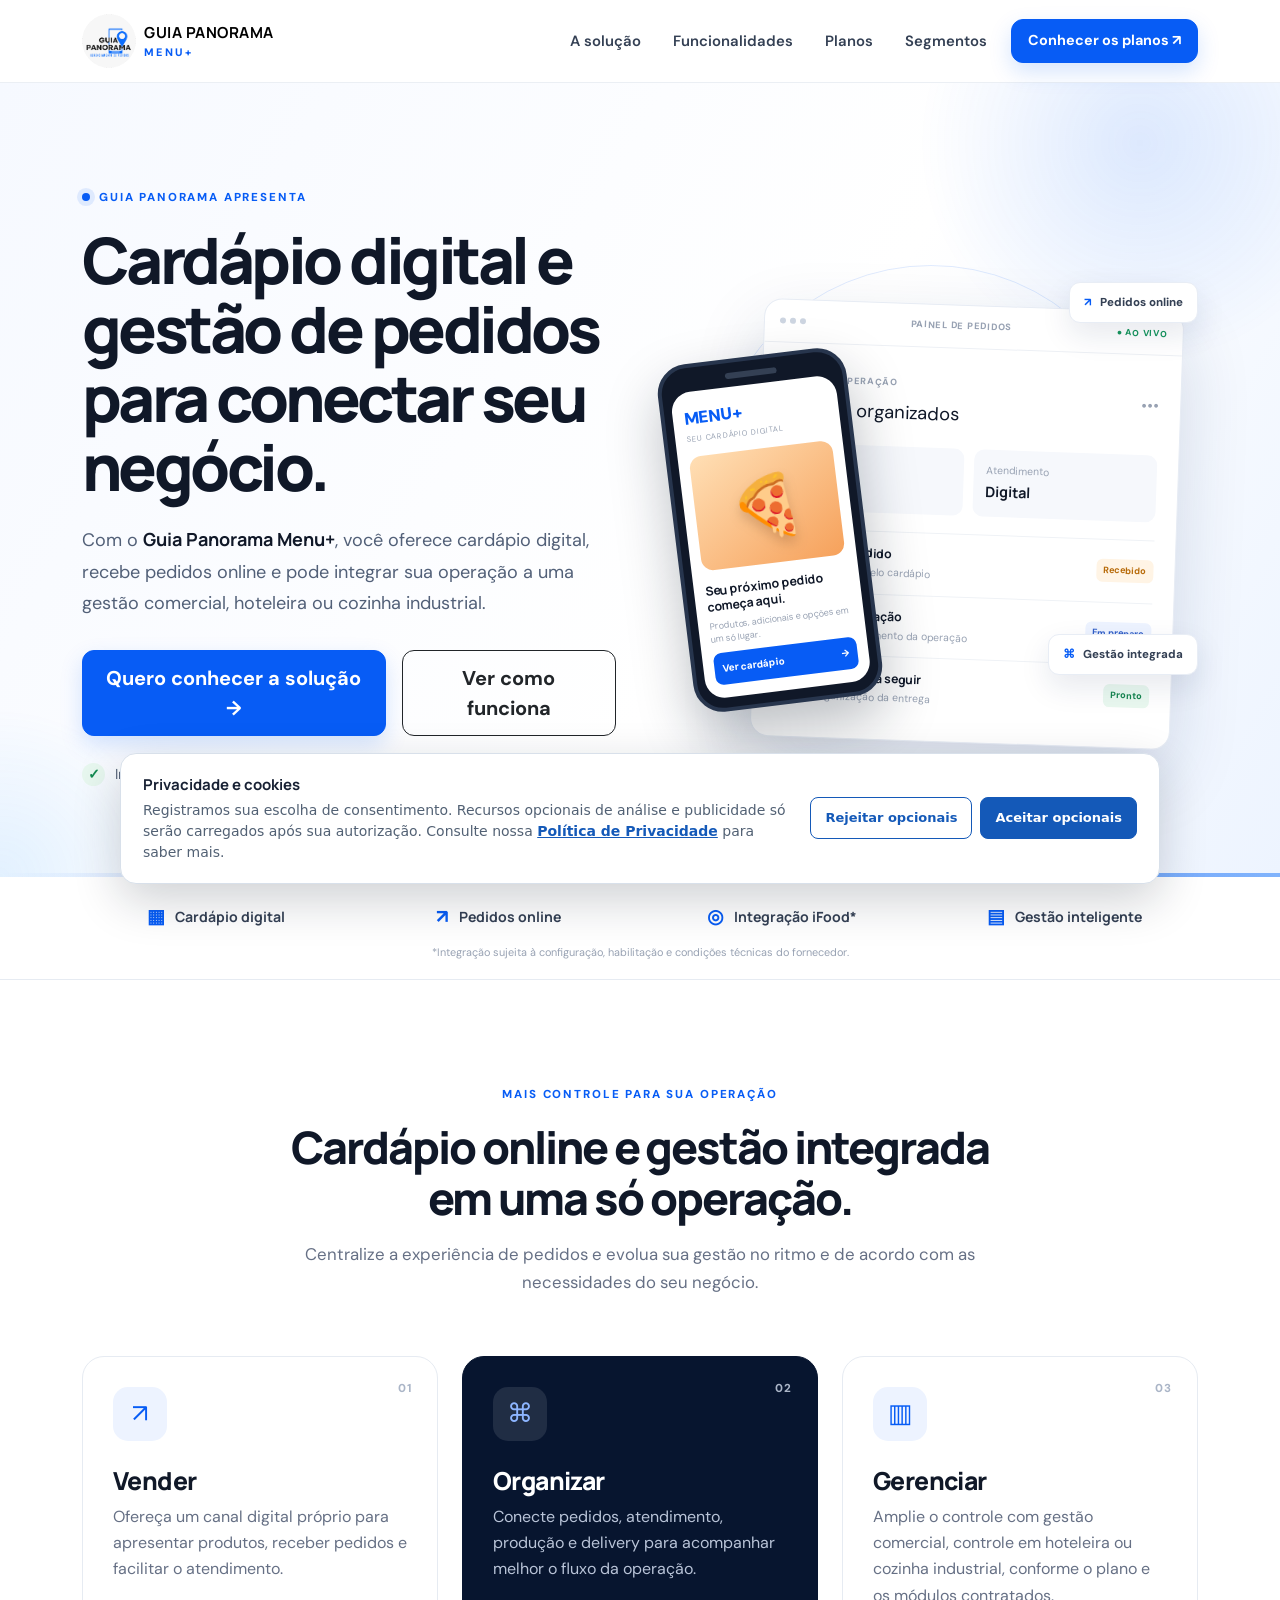
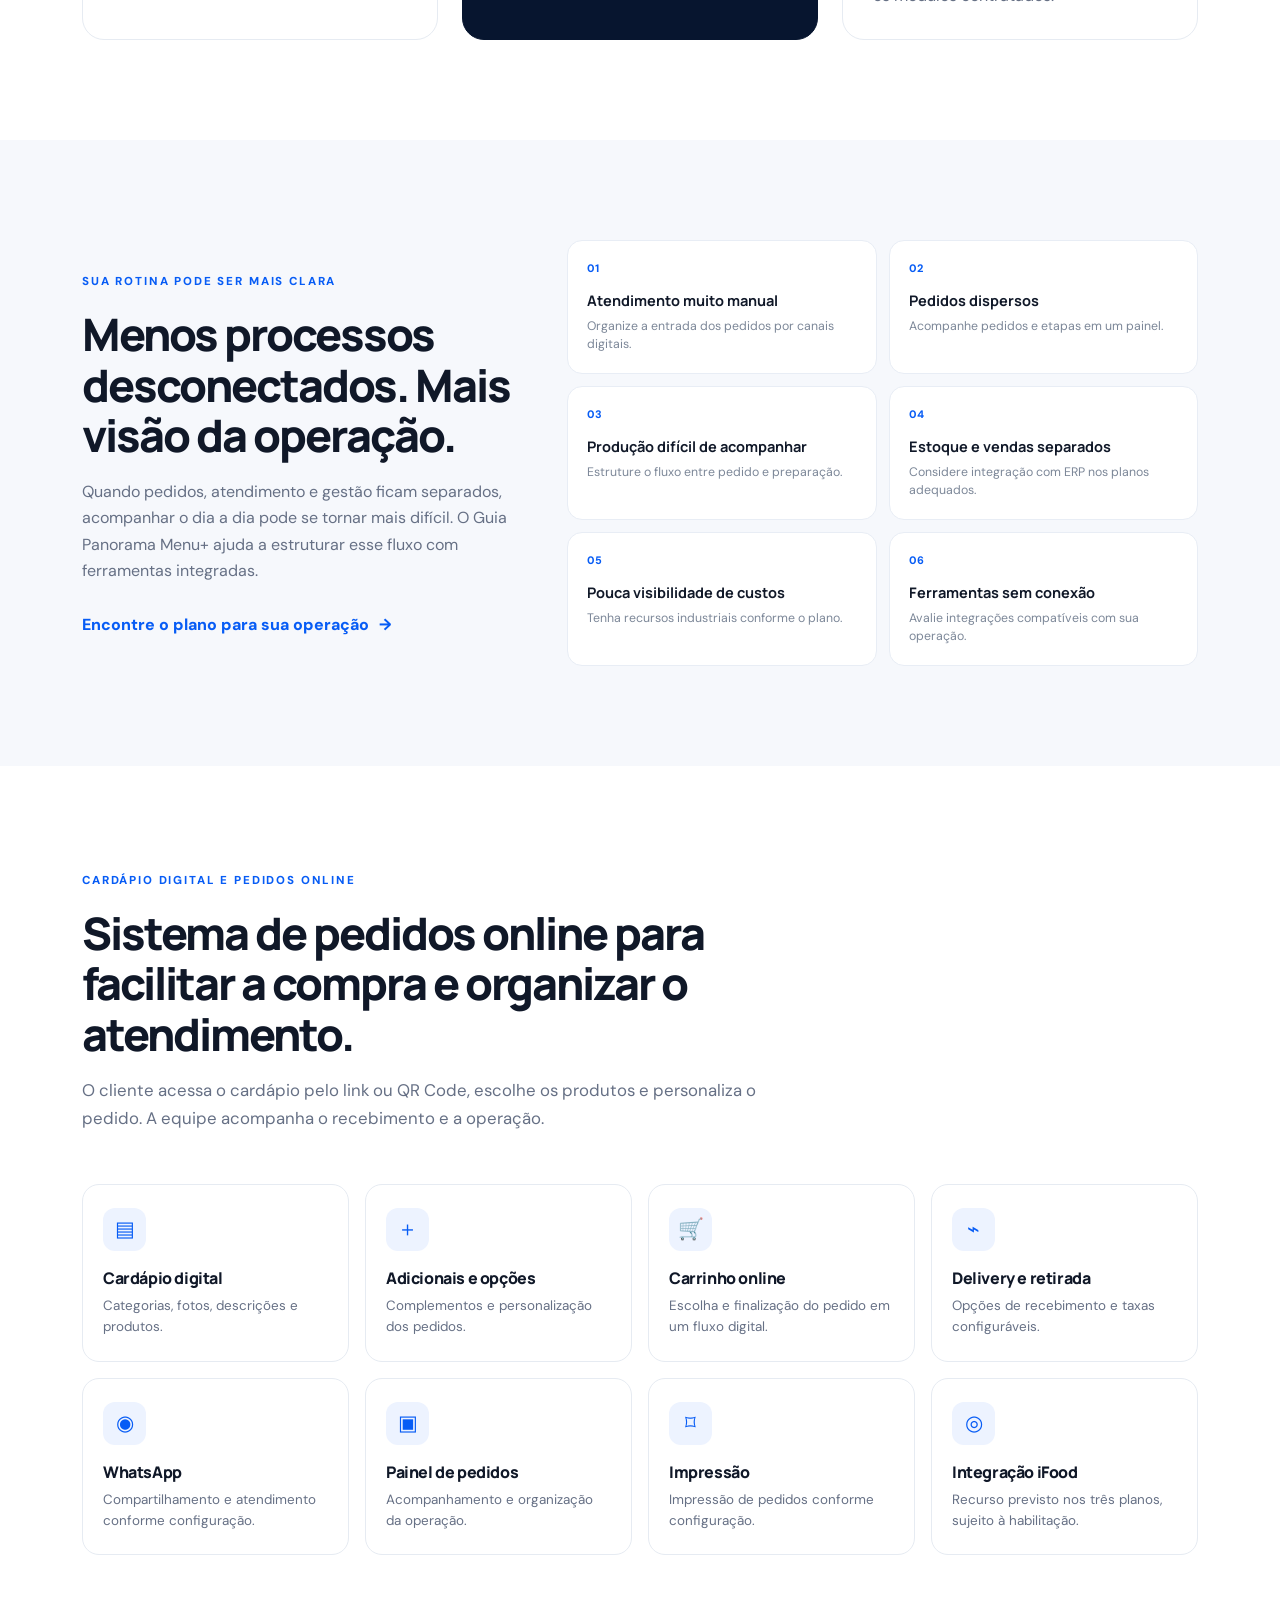
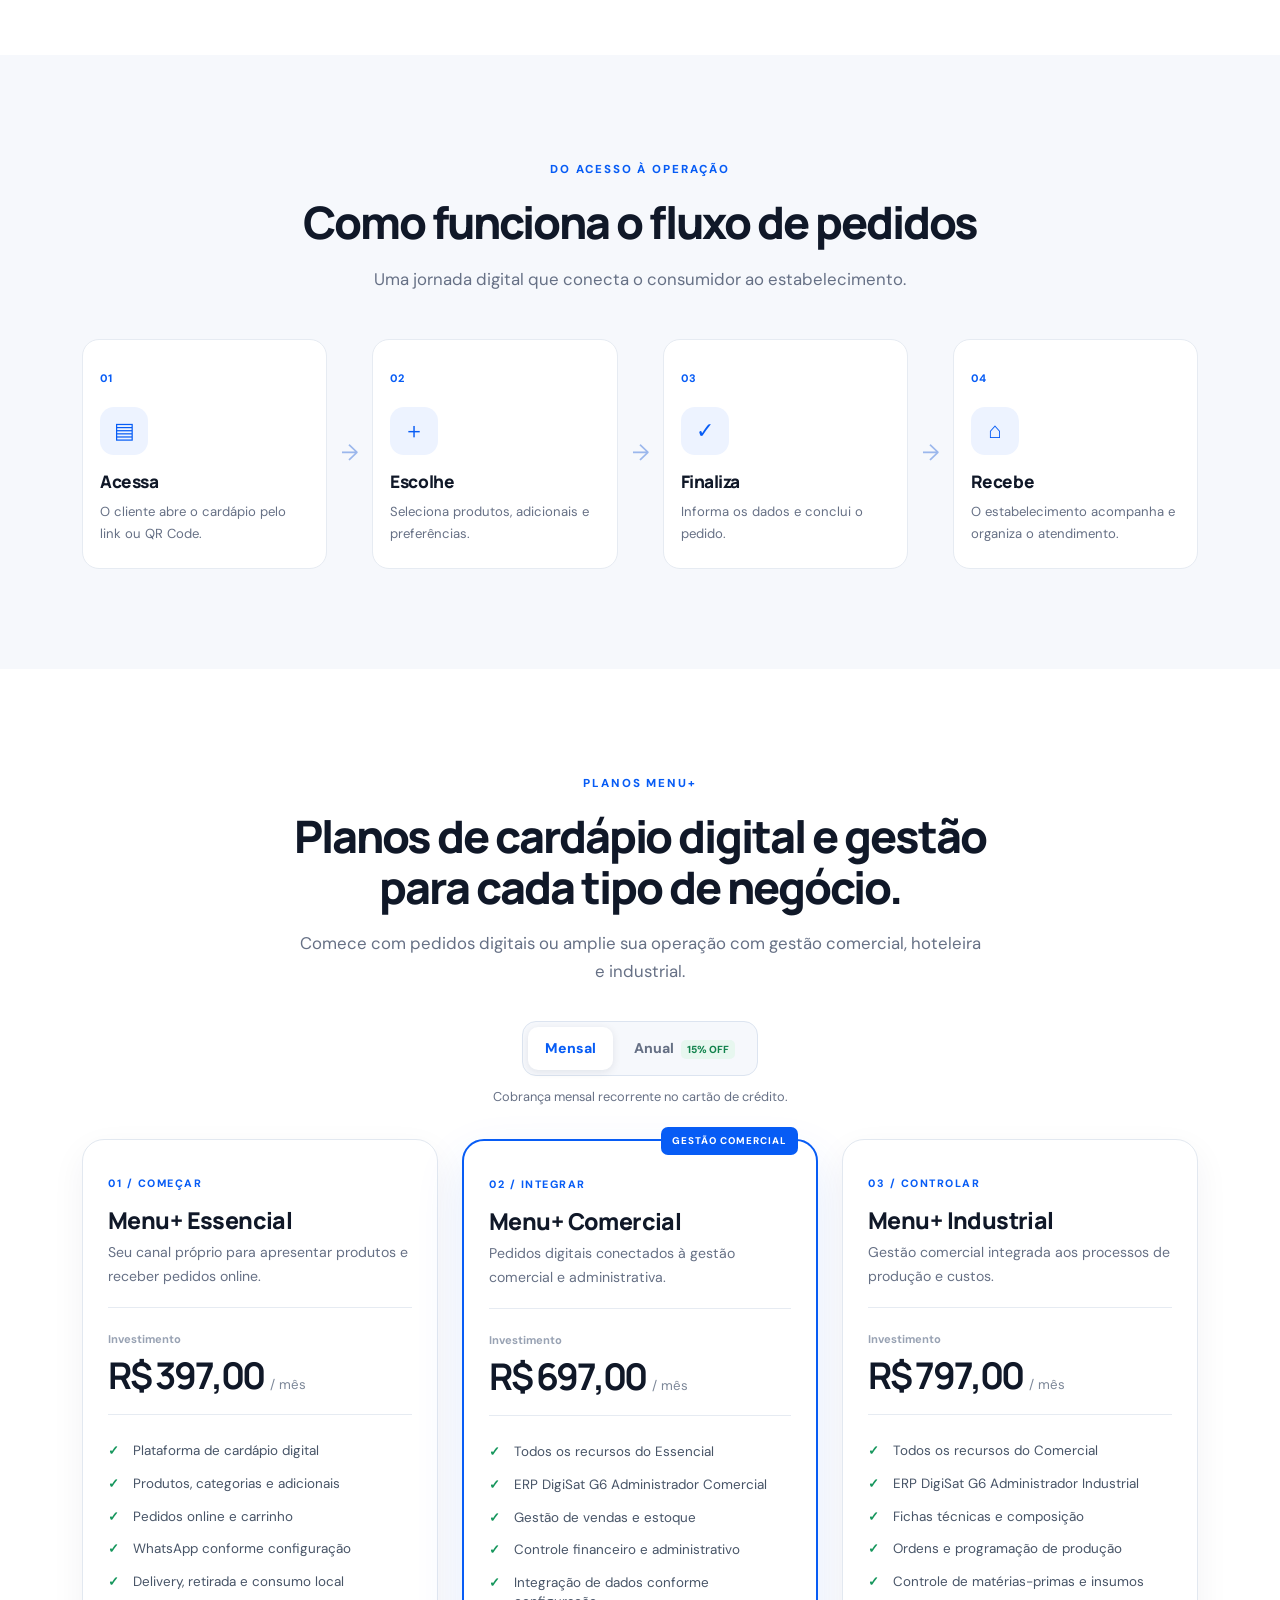
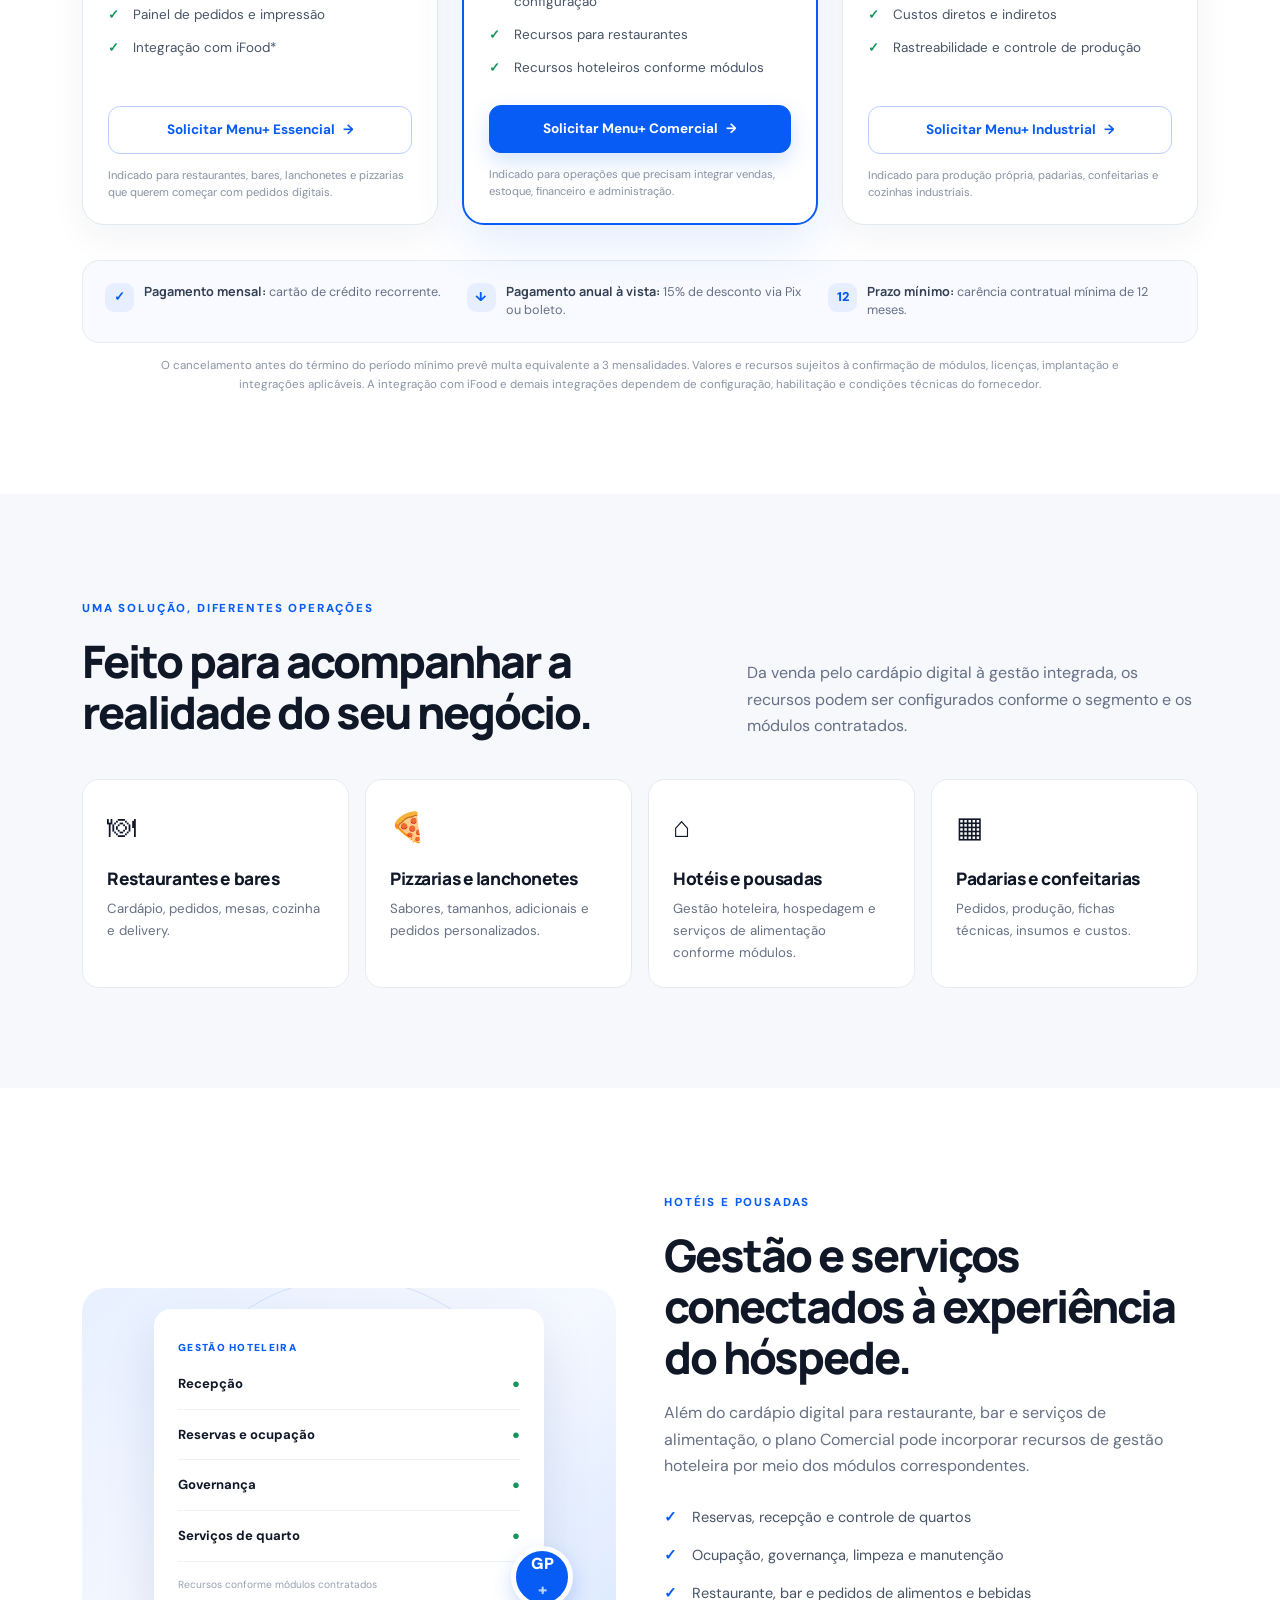
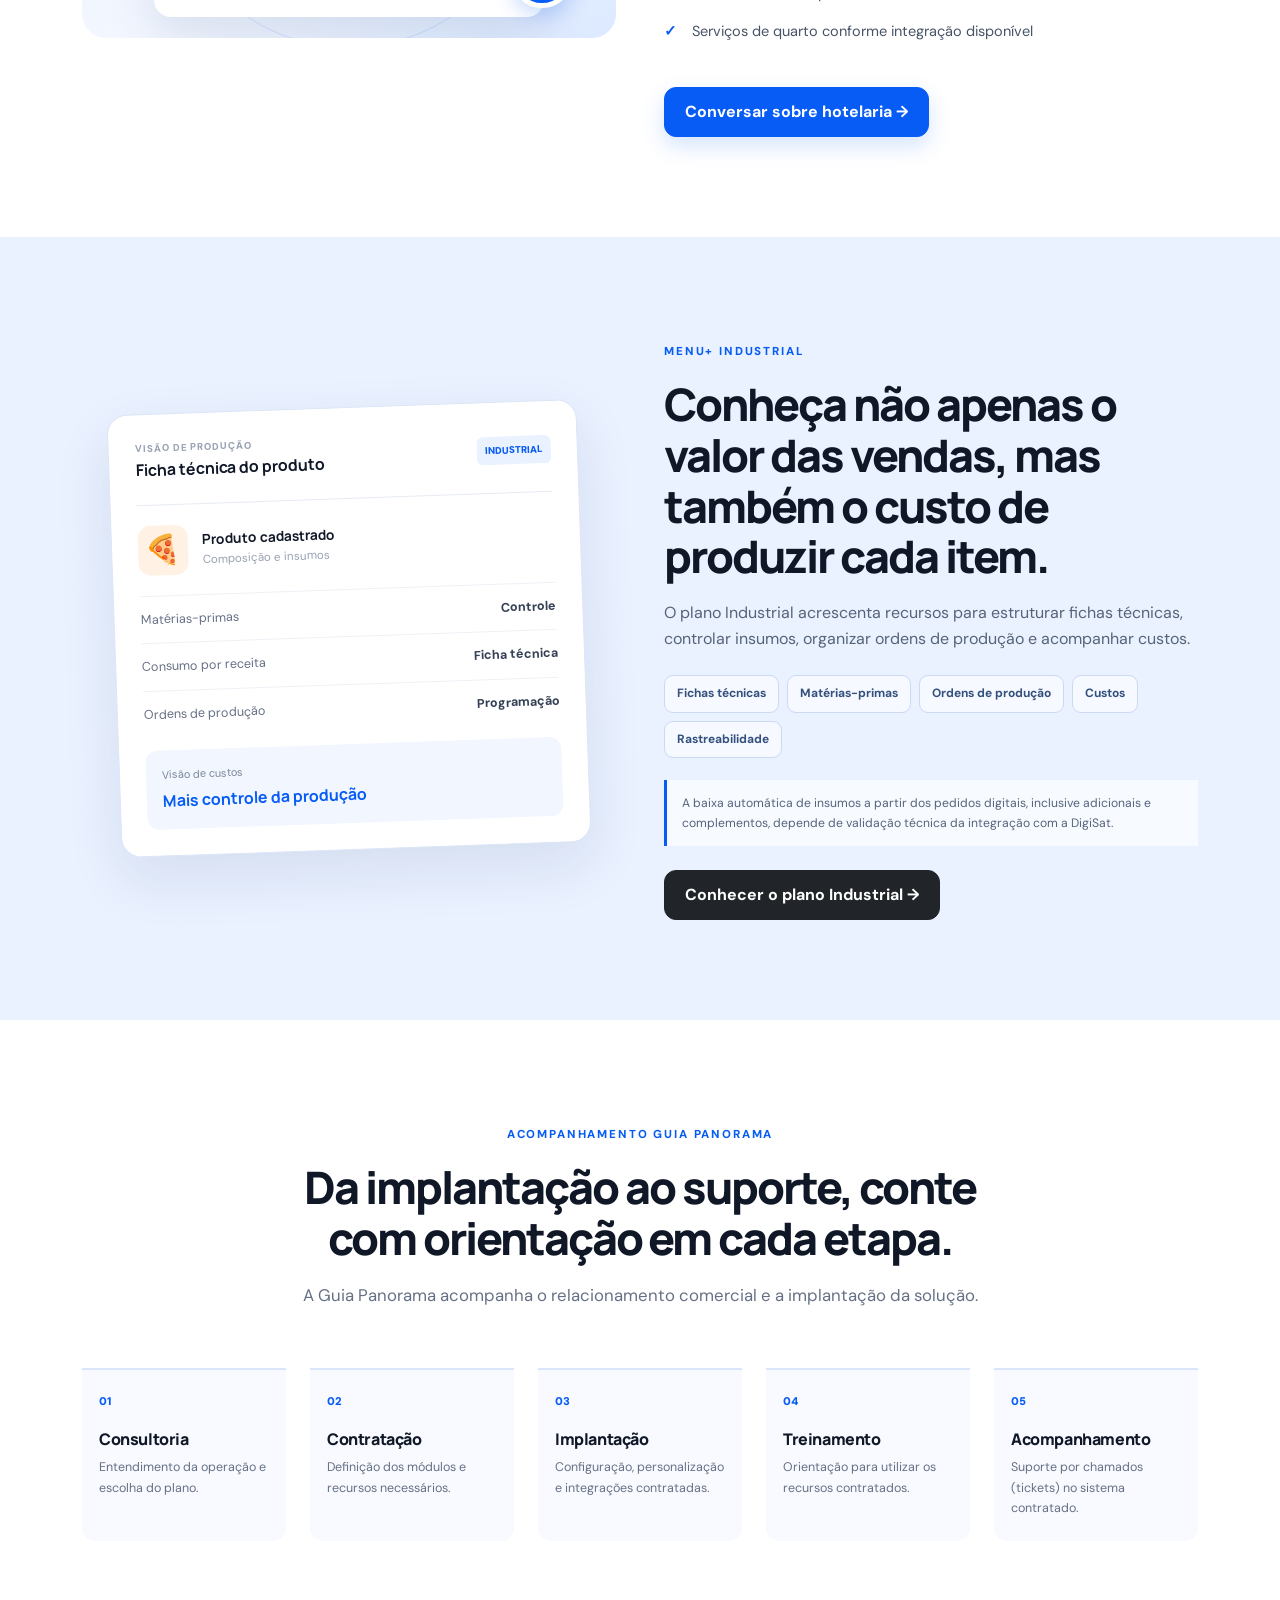
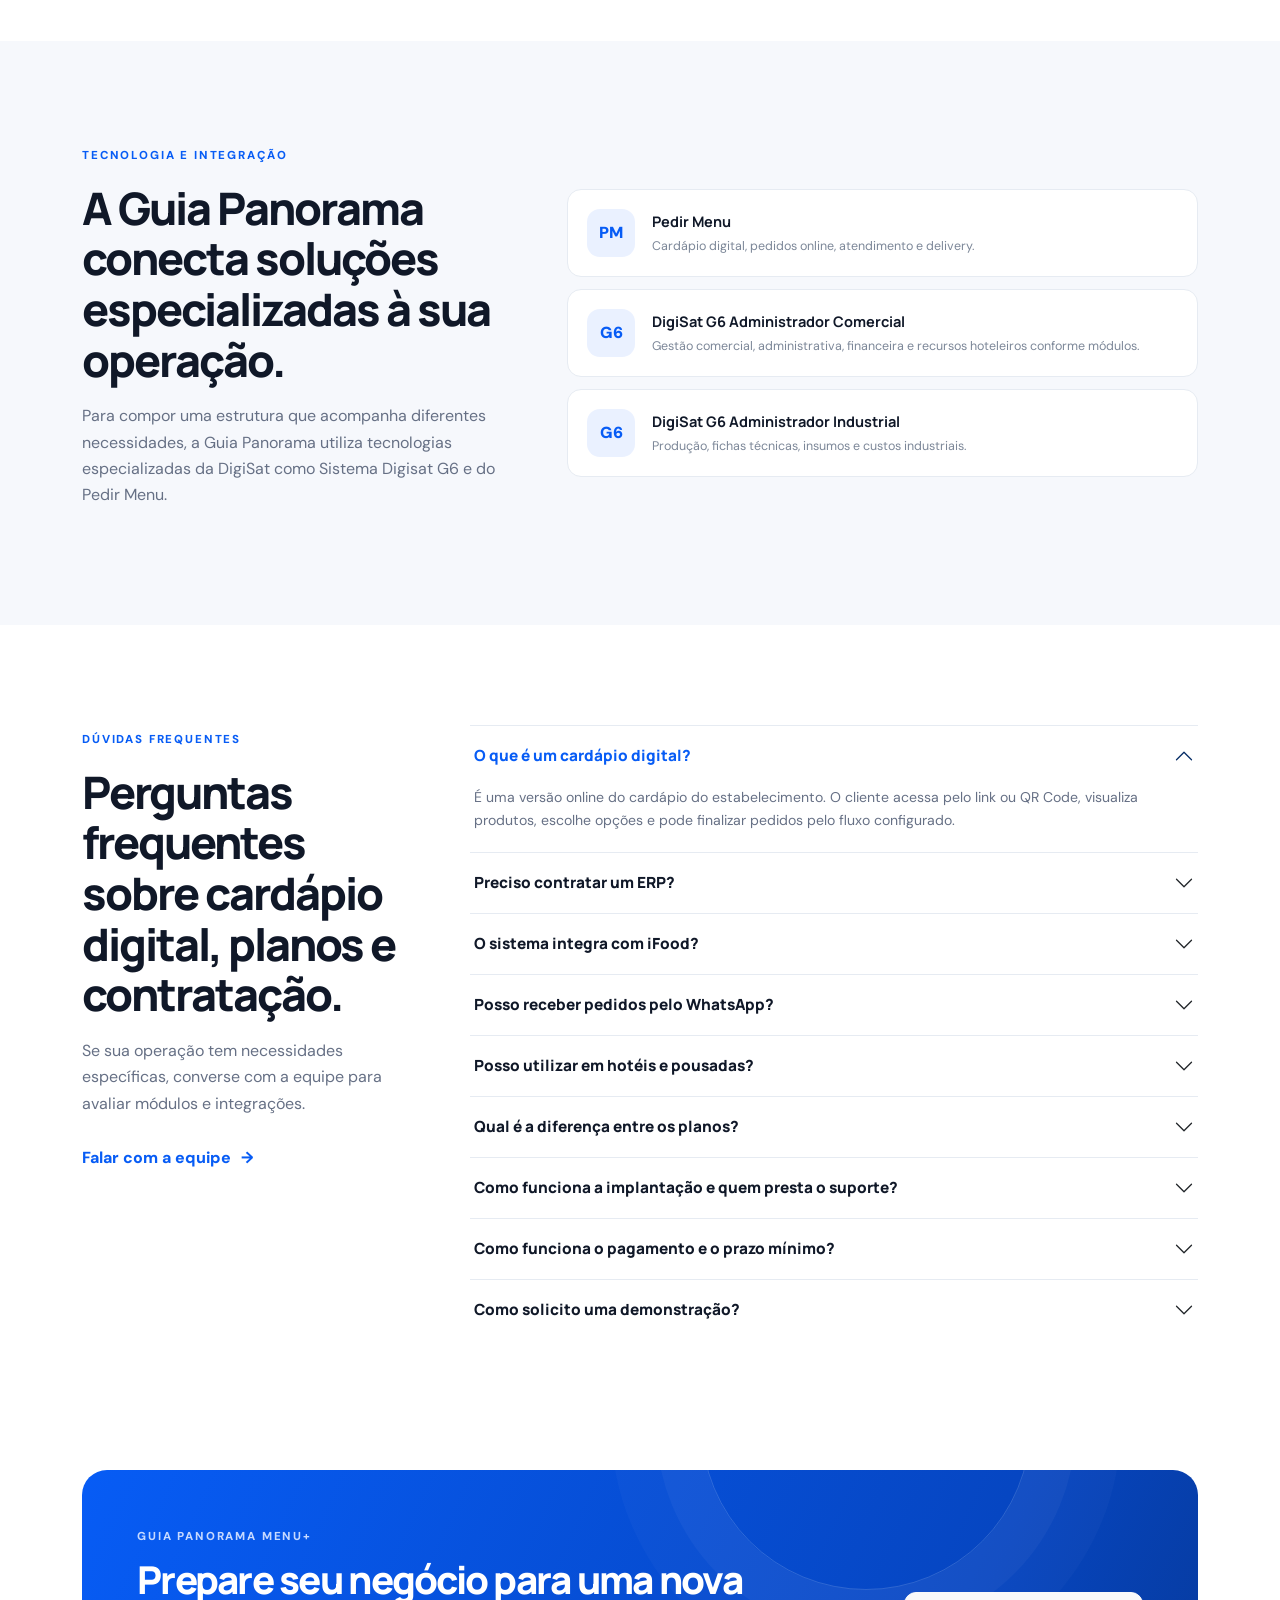
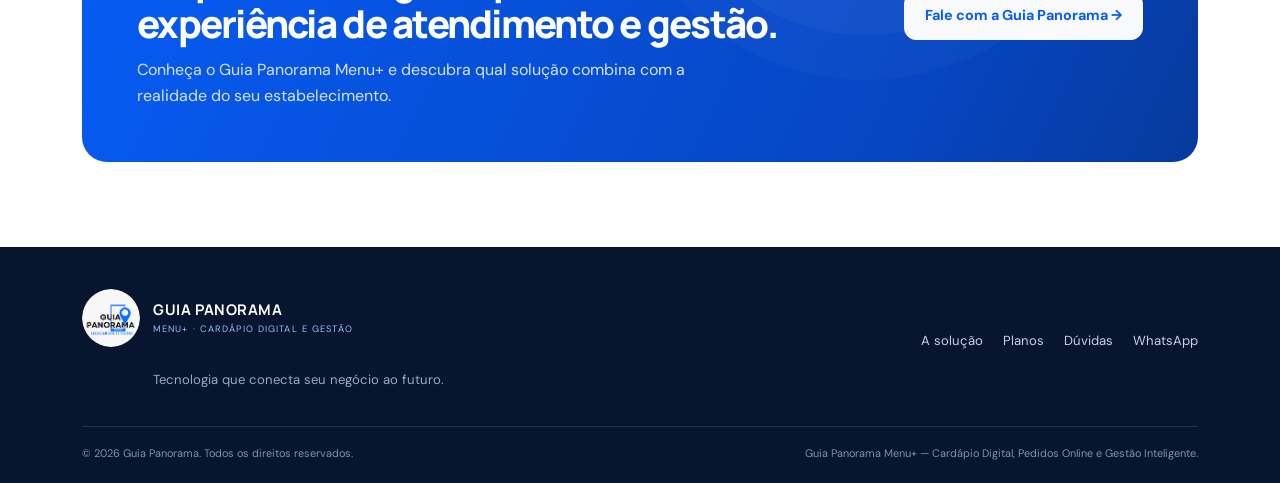
<file: cardapio/index.html>
<!doctype html>
<html lang="pt-BR">
  <head>
    <meta charset="utf-8" />
    <meta name="viewport" content="width=device-width, initial-scale=1" />
    <meta name="theme-color" content="#075cf5" />
    <title>Cardápio Digital e Gestão de Pedidos | Guia Panorama Menu+</title>
    <meta
      name="description"
      content="Tenha cardápio digital, pedidos online e gestão integrada com o Guia Panorama Menu+. Conheça os planos Essencial, Comercial e Industrial."
    />
    <meta
      name="keywords"
      content="cardápio digital, sistema de pedidos online, gestão de pedidos, cardápio online para restaurante, sistema para delivery, gestão comercial, gestão industrial, sistema para hotel"
    />
    <meta name="author" content="Guia Panorama" />
    <meta name="robots" content="index, follow, max-image-preview:large" />
    <link rel="canonical" href="https://guiapanorama.com.br/" />
    <link
      rel="icon"
      type="image/png"
      href="assets/img/guia-panorama-logo.png"
    />

    <meta property="og:type" content="website" />
    <meta property="og:locale" content="pt_BR" />
    <meta property="og:site_name" content="Guia Panorama" />
    <meta property="og:url" content="https://guiapanorama.com.br/" />
    <meta
      property="og:title"
      content="Cardápio Digital e Gestão de Pedidos | Guia Panorama Menu+"
    />
    <meta
      property="og:description"
      content="Cardápio digital, pedidos online e gestão para restaurantes, hotéis e operações industriais. Compare os planos Guia Panorama Menu+."
    />
    <meta
      property="og:image"
      content="https://guiapanorama.com.br/assets/img/guia-panorama-og.jpg"
    />
    <meta
      property="og:image:alt"
      content="Guia Panorama Menu+ — cardápio digital, pedidos online e gestão de pedidos"
    />
    <meta property="og:image:width" content="1200" />
    <meta property="og:image:height" content="630" />
    <meta name="twitter:card" content="summary_large_image" />
    <meta
      name="twitter:title"
      content="Cardápio Digital e Gestão de Pedidos | Guia Panorama Menu+"
    />
    <meta
      name="twitter:description"
      content="Conheça os planos Menu+ para cardápio digital, pedidos online e gestão integrada."
    />
    <meta
      name="twitter:image"
      content="https://guiapanorama.com.br/assets/img/guia-panorama-og.jpg"
    />

    <link rel="preconnect" href="https://cdn.jsdelivr.net" crossorigin="" />
    <link
      href="https://cdn.jsdelivr.net/npm/bootstrap@5.3.3/dist/css/bootstrap.min.css"
      rel="stylesheet"
    />
    <link rel="stylesheet" href="assets/css/style.css" />

    <!-- Dados estruturados: serviço e perguntas frequentes visíveis nesta página -->

    <!-- Dados estruturados para mecanismos de busca. -->
    <script type="application/ld+json">
      {
        "@context": "https://schema.org",
        "@graph": [
          {
            "@type": "Service",
            "@id": "https://guiapanorama.com.br/#servico-menu-plus",
            "name": "Guia Panorama Menu+",
            "serviceType": "Cardápio digital, pedidos online e gestão de pedidos",
            "url": "https://guiapanorama.com.br/",
            "description": "Solução de cardápio digital, recebimento de pedidos online e recursos de gestão comercial, hoteleira ou industrial conforme plano e módulos contratados.",
            "provider": {
              "@type": "Organization",
              "name": "Guia Panorama",
              "url": "https://guiapanorama.com.br/"
            },
            "areaServed": { "@type": "Country", "name": "Brasil" },
            "hasOfferCatalog": {
              "@type": "OfferCatalog",
              "name": "Planos Guia Panorama Menu+",
              "itemListElement": [
                {
                  "@type": "Offer",
                  "name": "Menu+ Essencial",
                  "price": "397.00",
                  "priceCurrency": "BRL",
                  "priceSpecification": {
                    "@type": "UnitPriceSpecification",
                    "price": "397.00",
                    "priceCurrency": "BRL",
                    "unitText": "MONTH"
                  }
                },
                {
                  "@type": "Offer",
                  "name": "Menu+ Comercial",
                  "price": "697.00",
                  "priceCurrency": "BRL",
                  "priceSpecification": {
                    "@type": "UnitPriceSpecification",
                    "price": "697.00",
                    "priceCurrency": "BRL",
                    "unitText": "MONTH"
                  }
                },
                {
                  "@type": "Offer",
                  "name": "Menu+ Industrial",
                  "price": "797.00",
                  "priceCurrency": "BRL",
                  "priceSpecification": {
                    "@type": "UnitPriceSpecification",
                    "price": "797.00",
                    "priceCurrency": "BRL",
                    "unitText": "MONTH"
                  }
                }
              ]
            }
          },
          {
            "@type": "FAQPage",
            "@id": "https://guiapanorama.com.br/#perguntas-frequentes",
            "mainEntity": [
              {
                "@type": "Question",
                "name": "O que é um cardápio digital?",
                "acceptedAnswer": {
                  "@type": "Answer",
                  "text": "É uma versão online do cardápio do estabelecimento. O cliente acessa pelo link ou QR Code, visualiza produtos, escolhe opções e pode finalizar pedidos pelo fluxo configurado."
                }
              },
              {
                "@type": "Question",
                "name": "Preciso contratar um ERP?",
                "acceptedAnswer": {
                  "@type": "Answer",
                  "text": "Não. O Menu+ Essencial oferece recursos de cardápio digital e pedidos sem ERP. Os planos Comercial e Industrial acrescentam integração com os respectivos sistemas DigiSat."
                }
              },
              {
                "@type": "Question",
                "name": "O sistema integra com iFood?",
                "acceptedAnswer": {
                  "@type": "Answer",
                  "text": "A integração com iFood está prevista nos três planos. Sua utilização depende de configuração, habilitação e condições técnicas disponibilizadas pelo fornecedor."
                }
              },
              {
                "@type": "Question",
                "name": "Posso receber pedidos pelo WhatsApp?",
                "acceptedAnswer": {
                  "@type": "Answer",
                  "text": "O WhatsApp pode ser utilizado para compartilhar o cardápio, facilitar o acesso aos pedidos e apoiar o atendimento. Os recursos disponíveis dependem da modalidade de conexão e configuração."
                }
              },
              {
                "@type": "Question",
                "name": "Posso utilizar em hotéis e pousadas?",
                "acceptedAnswer": {
                  "@type": "Answer",
                  "text": "Sim. O plano Comercial pode contemplar recursos hoteleiros, como reservas, recepção, quartos e governança, mediante contratação e configuração dos módulos correspondentes."
                }
              },
              {
                "@type": "Question",
                "name": "Qual é a diferença entre os planos?",
                "acceptedAnswer": {
                  "@type": "Answer",
                  "text": "O Essencial concentra-se no cardápio e nos pedidos digitais. O Comercial acrescenta gestão empresarial e recursos hoteleiros conforme módulos. O Industrial inclui recursos de produção, fichas técnicas, insumos e custos."
                }
              },
              {
                "@type": "Question",
                "name": "Como funciona a implantação e quem presta o suporte?",
                "acceptedAnswer": {
                  "@type": "Answer",
                  "text": "A Guia Panorama acompanha consultoria, contratação, implantação, configuração e treinamento. O suporte é prestado pela Guia Panorama, com abertura e acompanhamento de tickets no sistema contratado."
                }
              },
              {
                "@type": "Question",
                "name": "Como funciona o pagamento e o prazo mínimo?",
                "acceptedAnswer": {
                  "@type": "Answer",
                  "text": "A modalidade mensal é paga por cartão de crédito recorrente. No pagamento anual à vista via Pix ou boleto, há 15% de desconto. A contratação tem carência mínima de 12 meses; o cancelamento antecipado prevê multa de três mensalidades."
                }
              },
              {
                "@type": "Question",
                "name": "Como solicito uma demonstração?",
                "acceptedAnswer": {
                  "@type": "Answer",
                  "text": "Clique em um dos botões de contato e envie sua solicitação pelo WhatsApp da Guia Panorama. A equipe poderá entender sua operação e orientar sobre o plano adequado."
                }
              }
            ]
          }
        ]
      }
    </script>

    <link rel="stylesheet" href="assets/css/consent.css" />
  </head>
  <body>
    <a class="skip-link" href="#conteudo">Pular para o conteúdo</a>

    <!-- Cabeçalho da página — site-header. -->
    <header class="site-header sticky-top">
      <!-- Navegação principal — navbar. -->
      <nav class="navbar navbar-expand-lg" aria-label="Navegação principal">
        <div class="container">
          <a
            class="navbar-brand d-flex align-items-center gap-2"
            href="#inicio"
            aria-label="Guia Panorama Menu+ - início"
          >
            <img
              src="assets/img/guia-panorama-logo.png"
              alt="Guia Panorama - Gerenciamento de Pedidos"
              width="54"
              height="54"
            />
            <span class="brand-copy"
              ><strong>GUIA PANORAMA</strong><small>MENU+</small></span
            >
          </a>
          <button
            class="navbar-toggler"
            type="button"
            data-bs-toggle="collapse"
            data-bs-target="#mainNav"
            aria-controls="mainNav"
            aria-expanded="false"
            aria-label="Abrir menu"
          >
            <span class="navbar-toggler-icon"></span>
          </button>
          <div class="collapse navbar-collapse" id="mainNav">
            <ul class="navbar-nav ms-auto align-items-lg-center gap-lg-3">
              <li class="nav-item">
                <a class="nav-link" href="#solucao">A solução</a>
              </li>
              <li class="nav-item">
                <a class="nav-link" href="#funcionalidades">Funcionalidades</a>
              </li>
              <li class="nav-item">
                <a class="nav-link" href="#planos">Planos</a>
              </li>
              <li class="nav-item">
                <a class="nav-link" href="#segmentos">Segmentos</a>
              </li>
              <li class="nav-item mt-2 mt-lg-0">
                <a class="btn btn-primary btn-nav" href="#planos"
                  >Conhecer os planos <span aria-hidden="true">↗</span></a
                >
              </li>
            </ul>
          </div>
        </div>
      </nav>
    </header>

    <!-- Conteúdo principal — conteudo. -->
    <main id="conteudo">
      <!-- apresentação principal. -->
      <section class="hero-section" id="inicio">
        <div class="hero-glow hero-glow-one"></div>
        <div class="hero-glow hero-glow-two"></div>
        <div class="container position-relative">
          <div class="row align-items-center g-5">
            <div class="col-lg-6">
              <span class="eyebrow"
                ><span class="eyebrow-dot"></span> GUIA PANORAMA APRESENTA</span
              >
              <h1>
                Cardápio digital e gestão de pedidos para conectar seu negócio.
              </h1>
              <p class="hero-lead">
                Com o <strong>Guia Panorama Menu+</strong>, você oferece
                cardápio digital, recebe pedidos online e pode integrar sua
                operação a uma gestão comercial, hoteleira ou cozinha
                industrial.
              </p>
              <div class="d-flex flex-column flex-sm-row gap-3 hero-actions">
                <a class="btn btn-primary btn-lg" href="#planos"
                  >Quero conhecer a solução <span aria-hidden="true">→</span></a
                >
                <a class="btn btn-outline-dark btn-lg" href="#como-funciona"
                  >Ver como funciona</a
                >
              </div>
              <div class="hero-proof">
                <span class="proof-icon">✓</span
                ><span
                  >Implantação, configuração e suporte com a Guia
                  Panorama.</span
                >
              </div>
            </div>
            <div class="col-lg-6">
              <div
                class="hero-visual"
                aria-label="Representação ilustrativa de um cardápio digital e painel de pedidos"
              >
                <div class="visual-orbit orbit-a"></div>
                <div class="visual-orbit orbit-b"></div>
                <div class="dashboard-card">
                  <div class="dashboard-top">
                    <span class="window-dots"><i></i><i></i><i></i></span
                    ><span>PAINEL DE PEDIDOS</span
                    ><span class="live-dot">● AO VIVO</span>
                  </div>
                  <div class="dashboard-body">
                    <div class="dash-heading">
                      <div>
                        <small>VISÃO DA OPERAÇÃO</small>
                        <div class="dash-title">Pedidos organizados</div>
                      </div>
                      <span class="dash-menu" aria-hidden="true">•••</span>
                    </div>
                    <div class="dash-stats">
                      <div>
                        <small>Recebimento</small><strong>Online</strong>
                      </div>
                      <div>
                        <small>Atendimento</small><strong>Digital</strong>
                      </div>
                    </div>
                    <div class="order-row">
                      <span class="order-symbol">01</span>
                      <div>
                        <strong>Novo pedido</strong
                        ><small>Recebido pelo cardápio</small>
                      </div>
                      <span class="order-status">Recebido</span>
                    </div>
                    <div class="order-row">
                      <span class="order-symbol blue">02</span>
                      <div>
                        <strong>Em preparação</strong
                        ><small>Acompanhamento da operação</small>
                      </div>
                      <span class="order-status preparing">Em preparo</span>
                    </div>
                    <div class="order-row">
                      <span class="order-symbol green">03</span>
                      <div>
                        <strong>Pronto para seguir</strong
                        ><small>Organização da entrega</small>
                      </div>
                      <span class="order-status ready">Pronto</span>
                    </div>
                  </div>
                </div>
                <div class="phone-card">
                  <div class="phone-speaker"></div>
                  <div class="phone-screen">
                    <div class="phone-brand">
                      <span>MENU+</span><small>SEU CARDÁPIO DIGITAL</small>
                    </div>
                    <div class="food-art food-one"><span>🍕</span></div>
                    <strong>Seu próximo pedido começa aqui.</strong>
                    <small>Produtos, adicionais e opções em um só lugar.</small>
                    <div class="phone-cta">Ver cardápio <span>→</span></div>
                  </div>
                </div>
                <div class="floating-tag tag-orders">
                  <span>↗</span> Pedidos online
                </div>
                <div class="floating-tag tag-integration">
                  <span>⌘</span> Gestão integrada
                </div>
              </div>
            </div>
          </div>
        </div>
        <div
          class="hero-bottom-line"
          style="
            background-size: 200% 100%;
            animation: e103-fluxo-cor 12s linear infinite;
          "
        ></div>
      </section>

      <!-- Seção de conteúdo (trust-strip). -->
      <section class="trust-strip" aria-label="Principais recursos">
        <div class="container">
          <div class="row g-3 text-center">
            <div class="col-6 col-lg-3">
              <span class="strip-icon">▦</span><strong>Cardápio digital</strong>
            </div>
            <div class="col-6 col-lg-3">
              <span class="strip-icon">↗</span><strong>Pedidos online</strong>
            </div>
            <div class="col-6 col-lg-3">
              <span class="strip-icon">◎</span
              ><strong>Integração iFood*</strong>
            </div>
            <div class="col-6 col-lg-3">
              <span class="strip-icon">▤</span
              ><strong>Gestão inteligente</strong>
            </div>
          </div>
          <p class="strip-note">
            *Integração sujeita à configuração, habilitação e condições técnicas
            do fornecedor.
          </p>
        </div>
      </section>

      <!-- Seção de conteúdo (solucao). -->
      <section class="section-space" id="solucao">
        <div class="container">
          <div class="section-heading text-center mx-auto">
            <span class="eyebrow eyebrow-light"
              >MAIS CONTROLE PARA SUA OPERAÇÃO</span
            >
            <h2>Cardápio online e gestão integrada em uma só operação.</h2>
            <p>
              Centralize a experiência de pedidos e evolua sua gestão no ritmo e
              de acordo com as necessidades do seu negócio.
            </p>
          </div>
          <div class="row g-4 mt-3">
            <div class="col-md-4">
              <article class="value-card">
                <span class="value-number">01</span>
                <div class="value-icon">↗</div>
                <h3>Vender</h3>
                <p>
                  Ofereça um canal digital próprio para apresentar produtos,
                  receber pedidos e facilitar o atendimento.
                </p>
              </article>
            </div>
            <div class="col-md-4">
              <article class="value-card value-card-featured">
                <span class="value-number">02</span>
                <div class="value-icon">⌘</div>
                <h3>Organizar</h3>
                <p>
                  Conecte pedidos, atendimento, produção e delivery para
                  acompanhar melhor o fluxo da operação.
                </p>
              </article>
            </div>
            <div class="col-md-4">
              <article class="value-card">
                <span class="value-number">03</span>
                <div class="value-icon">▥</div>
                <h3>Gerenciar</h3>
                <p>
                  Amplie o controle com gestão comercial, controle em hoteleira
                  ou cozinha industrial, conforme o plano e os módulos
                  contratados.
                </p>
              </article>
            </div>
          </div>
        </div>
      </section>

      <!-- Seção de conteúdo (problem-section). -->
      <section class="problem-section section-space">
        <div class="container">
          <div class="row align-items-center g-5">
            <div class="col-lg-5">
              <span class="eyebrow eyebrow-light"
                >SUA ROTINA PODE SER MAIS CLARA</span
              >
              <h2>Menos processos desconectados. Mais visão da operação.</h2>
              <p>
                Quando pedidos, atendimento e gestão ficam separados, acompanhar
                o dia a dia pode se tornar mais difícil. O Guia Panorama Menu+
                ajuda a estruturar esse fluxo com ferramentas integradas.
              </p>
              <a href="#planos" class="text-link"
                >Encontre o plano para sua operação <span>→</span></a
              >
            </div>
            <div class="col-lg-7">
              <div class="pain-grid">
                <div class="pain-item">
                  <span>01</span><strong>Atendimento muito manual</strong
                  ><small
                    >Organize a entrada dos pedidos por canais digitais.</small
                  >
                </div>
                <div class="pain-item">
                  <span>02</span><strong>Pedidos dispersos</strong
                  ><small>Acompanhe pedidos e etapas em um painel.</small>
                </div>
                <div class="pain-item">
                  <span>03</span><strong>Produção difícil de acompanhar</strong
                  ><small>Estruture o fluxo entre pedido e preparação.</small>
                </div>
                <div class="pain-item">
                  <span>04</span><strong>Estoque e vendas separados</strong
                  ><small
                    >Considere integração com ERP nos planos adequados.</small
                  >
                </div>
                <div class="pain-item">
                  <span>05</span><strong>Pouca visibilidade de custos</strong
                  ><small>Tenha recursos industriais conforme o plano.</small>
                </div>
                <div class="pain-item">
                  <span>06</span><strong>Ferramentas sem conexão</strong
                  ><small
                    >Avalie integrações compatíveis com sua operação.</small
                  >
                </div>
              </div>
            </div>
          </div>
        </div>
      </section>

      <!-- Seção de conteúdo (funcionalidades). -->
      <section class="section-space" id="funcionalidades">
        <div class="container">
          <div class="section-heading">
            <span class="eyebrow eyebrow-light"
              >CARDÁPIO DIGITAL E PEDIDOS ONLINE</span
            >
            <h2>
              Sistema de pedidos online para facilitar a compra e organizar o
              atendimento.
            </h2>
            <p>
              O cliente acessa o cardápio pelo link ou QR Code, escolhe os
              produtos e personaliza o pedido. A equipe acompanha o recebimento
              e a operação.
            </p>
          </div>
          <div class="row g-3 feature-grid">
            <div class="col-6 col-lg-3">
              <div class="feature-card">
                <span>▤</span>
                <h3>Cardápio digital</h3>
                <p>Categorias, fotos, descrições e produtos.</p>
              </div>
            </div>
            <div class="col-6 col-lg-3">
              <div class="feature-card">
                <span>＋</span>
                <h3>Adicionais e opções</h3>
                <p>Complementos e personalização dos pedidos.</p>
              </div>
            </div>
            <div class="col-6 col-lg-3">
              <div class="feature-card">
                <span>🛒</span>
                <h3>Carrinho online</h3>
                <p>Escolha e finalização do pedido em um fluxo digital.</p>
              </div>
            </div>
            <div class="col-6 col-lg-3">
              <div class="feature-card">
                <span>⌁</span>
                <h3>Delivery e retirada</h3>
                <p>Opções de recebimento e taxas configuráveis.</p>
              </div>
            </div>
            <div class="col-6 col-lg-3">
              <div class="feature-card">
                <span>◉</span>
                <h3>WhatsApp</h3>
                <p>Compartilhamento e atendimento conforme configuração.</p>
              </div>
            </div>
            <div class="col-6 col-lg-3">
              <div class="feature-card">
                <span>▣</span>
                <h3>Painel de pedidos</h3>
                <p>Acompanhamento e organização da operação.</p>
              </div>
            </div>
            <div class="col-6 col-lg-3">
              <div class="feature-card">
                <span>⌑</span>
                <h3>Impressão</h3>
                <p>Impressão de pedidos conforme configuração.</p>
              </div>
            </div>
            <div class="col-6 col-lg-3">
              <div class="feature-card">
                <span>◎</span>
                <h3>Integração iFood</h3>
                <p>Recurso previsto nos três planos, sujeito à habilitação.</p>
              </div>
            </div>
          </div>
        </div>
      </section>

      <!-- Seção de conteúdo (como-funciona). -->
      <section class="process-section section-space" id="como-funciona">
        <div class="container">
          <div class="section-heading text-center mx-auto">
            <span class="eyebrow eyebrow-light">DO ACESSO À OPERAÇÃO</span>
            <h2>Como funciona o fluxo de pedidos</h2>
            <p>
              Uma jornada digital que conecta o consumidor ao estabelecimento.
            </p>
          </div>
          <div class="process-flow">
            <div class="process-step">
              <span>01</span>
              <div class="process-icon">▤</div>
              <h3>Acessa</h3>
              <p>O cliente abre o cardápio pelo link ou QR Code.</p>
            </div>
            <div class="process-arrow">→</div>
            <div class="process-step">
              <span>02</span>
              <div class="process-icon">＋</div>
              <h3>Escolhe</h3>
              <p>Seleciona produtos, adicionais e preferências.</p>
            </div>
            <div class="process-arrow">→</div>
            <div class="process-step">
              <span>03</span>
              <div class="process-icon">✓</div>
              <h3>Finaliza</h3>
              <p>Informa os dados e conclui o pedido.</p>
            </div>
            <div class="process-arrow">→</div>
            <div class="process-step">
              <span>04</span>
              <div class="process-icon">⌂</div>
              <h3>Recebe</h3>
              <p>O estabelecimento acompanha e organiza o atendimento.</p>
            </div>
          </div>
        </div>
      </section>

      <!-- planos e preços. -->
      <section class="pricing-section section-space" id="planos">
        <div class="container">
          <div class="section-heading text-center mx-auto">
            <span class="eyebrow eyebrow-light">PLANOS MENU+</span>
            <h2>
              Planos de cardápio digital e gestão para cada tipo de negócio.
            </h2>
            <p>
              Comece com pedidos digitais ou amplie sua operação com gestão
              comercial, hoteleira e industrial.
            </p>
          </div>
          <div class="billing-switch-wrap">
            <div
              class="billing-switch"
              role="group"
              aria-label="Periodicidade de pagamento"
            >
              <button
                type="button"
                class="billing-option active"
                data-period="monthly"
                aria-pressed="true"
              >
                Mensal
              </button>
              <button
                type="button"
                class="billing-option"
                data-period="annual"
                aria-pressed="false"
              >
                Anual <span>15% OFF</span>
              </button>
            </div>
            <p id="billing-note" class="billing-note" aria-live="polite">
              Cobrança mensal recorrente no cartão de crédito.
            </p>
          </div>
          <div class="row g-4 align-items-stretch">
            <div class="col-lg-4">
              <article class="plan-card h-100">
                <div class="plan-top">
                  <span class="plan-kicker">01 / COMEÇAR</span>
                  <h3>Menu+ Essencial</h3>
                  <p>
                    Seu canal próprio para apresentar produtos e receber pedidos
                    online.
                  </p>
                </div>
                <div class="plan-price">
                  <span class="price-caption">Investimento</span>
                  <div class="price-line">
                    <strong
                      class="plan-price-value"
                      data-monthly="397,00"
                      data-annual="337,45"
                      >R$ 397,00</strong
                    ><span class="price-period">/ mês</span>
                  </div>
                  <small class="annual-total d-none" data-total="4.049,40"
                    >R$ 4.049,40 à vista por ano</small
                  >
                </div>
                <ul class="plan-list">
                  <li>Plataforma de cardápio digital</li>
                  <li>Produtos, categorias e adicionais</li>
                  <li>Pedidos online e carrinho</li>
                  <li>WhatsApp conforme configuração</li>
                  <li>Delivery, retirada e consumo local</li>
                  <li>Painel de pedidos e impressão</li>
                  <li>Integração com iFood*</li>
                </ul>
                <a
                  class="btn btn-outline-primary w-100 plan-cta"
                  data-plan="Menu+ Essencial"
                  href="https://wa.me/5518991938657?text=Ol%C3%A1%21%20Tenho%20interesse%20no%20plano%20Menu%2B%20Essencial%20-%20mensal."
                  target="_blank"
                  rel="noopener noreferrer"
                  >Solicitar Menu+ Essencial <span>→</span></a
                >
                <small class="plan-footnote"
                  >Indicado para restaurantes, bares, lanchonetes e pizzarias
                  que querem começar com pedidos digitais.</small
                >
              </article>
            </div>
            <div class="col-lg-4">
              <article class="plan-card plan-card-featured h-100">
                <div class="popular-label">GESTÃO COMERCIAL</div>
                <div class="plan-top">
                  <span class="plan-kicker">02 / INTEGRAR</span>
                  <h3>Menu+ Comercial</h3>
                  <p>
                    Pedidos digitais conectados à gestão comercial e
                    administrativa.
                  </p>
                </div>
                <div class="plan-price">
                  <span class="price-caption">Investimento</span>
                  <div class="price-line">
                    <strong
                      class="plan-price-value"
                      data-monthly="697,00"
                      data-annual="592,45"
                      >R$ 697,00</strong
                    ><span class="price-period">/ mês</span>
                  </div>
                  <small class="annual-total d-none" data-total="7.109,40"
                    >R$ 7.109,40 à vista por ano</small
                  >
                </div>
                <ul class="plan-list">
                  <li>Todos os recursos do Essencial</li>
                  <li>ERP DigiSat G6 Administrador Comercial</li>
                  <li>Gestão de vendas e estoque</li>
                  <li>Controle financeiro e administrativo</li>
                  <li>Integração de dados conforme configuração</li>
                  <li>Recursos para restaurantes</li>
                  <li>Recursos hoteleiros conforme módulos</li>
                </ul>
                <a
                  class="btn btn-primary w-100 plan-cta"
                  data-plan="Menu+ Comercial"
                  href="https://wa.me/5518991938657?text=Ol%C3%A1%21%20Tenho%20interesse%20no%20plano%20Menu%2B%20Comercial%20-%20mensal."
                  target="_blank"
                  rel="noopener noreferrer"
                  >Solicitar Menu+ Comercial <span>→</span></a
                >
                <small class="plan-footnote"
                  >Indicado para operações que precisam integrar vendas,
                  estoque, financeiro e administração.</small
                >
              </article>
            </div>
            <div class="col-lg-4">
              <article class="plan-card h-100">
                <div class="plan-top">
                  <span class="plan-kicker">03 / CONTROLAR</span>
                  <h3>Menu+ Industrial</h3>
                  <p>
                    Gestão comercial integrada aos processos de produção e
                    custos.
                  </p>
                </div>
                <div class="plan-price">
                  <span class="price-caption">Investimento</span>
                  <div class="price-line">
                    <strong
                      class="plan-price-value"
                      data-monthly="797,00"
                      data-annual="677,45"
                      >R$ 797,00</strong
                    ><span class="price-period">/ mês</span>
                  </div>
                  <small class="annual-total d-none" data-total="8.129,40"
                    >R$ 8.129,40 à vista por ano</small
                  >
                </div>
                <ul class="plan-list">
                  <li>Todos os recursos do Comercial</li>
                  <li>ERP DigiSat G6 Administrador Industrial</li>
                  <li>Fichas técnicas e composição</li>
                  <li>Ordens e programação de produção</li>
                  <li>Controle de matérias-primas e insumos</li>
                  <li>Custos diretos e indiretos</li>
                  <li>Rastreabilidade e controle de produção</li>
                </ul>
                <a
                  class="btn btn-outline-primary w-100 plan-cta"
                  data-plan="Menu+ Industrial"
                  href="https://wa.me/5518991938657?text=Ol%C3%A1%21%20Tenho%20interesse%20no%20plano%20Menu%2B%20Industrial%20-%20mensal."
                  target="_blank"
                  rel="noopener noreferrer"
                  >Solicitar Menu+ Industrial <span>→</span></a
                >
                <small class="plan-footnote"
                  >Indicado para produção própria, padarias, confeitarias e
                  cozinhas industriais.</small
                >
              </article>
            </div>
          </div>
          <div class="commercial-terms">
            <div>
              <span class="terms-icon">✓</span>
              <p>
                <strong>Pagamento mensal:</strong> cartão de crédito recorrente.
              </p>
            </div>
            <div>
              <span class="terms-icon">↓</span>
              <p>
                <strong>Pagamento anual à vista:</strong> 15% de desconto via
                Pix ou boleto.
              </p>
            </div>
            <div>
              <span class="terms-icon">12</span>
              <p>
                <strong>Prazo mínimo:</strong> carência contratual mínima de 12
                meses.
              </p>
            </div>
          </div>
          <p class="pricing-legal">
            O cancelamento antes do término do período mínimo prevê multa
            equivalente a 3 mensalidades. Valores e recursos sujeitos à
            confirmação de módulos, licenças, implantação e integrações
            aplicáveis. A integração com iFood e demais integrações dependem de
            configuração, habilitação e condições técnicas do fornecedor.
          </p>
        </div>
      </section>

      <!-- Seção de conteúdo (segmentos). -->
      <section class="segment-section section-space" id="segmentos">
        <div class="container">
          <div class="row align-items-end g-4 mb-4">
            <div class="col-lg-7">
              <span class="eyebrow eyebrow-light"
                >UMA SOLUÇÃO, DIFERENTES OPERAÇÕES</span
              >
              <h2>Feito para acompanhar a realidade do seu negócio.</h2>
            </div>
            <div class="col-lg-5">
              <p>
                Da venda pelo cardápio digital à gestão integrada, os recursos
                podem ser configurados conforme o segmento e os módulos
                contratados.
              </p>
            </div>
          </div>
          <div class="row g-3">
            <div class="col-md-6 col-lg-3">
              <article class="segment-card">
                <span>🍽</span>
                <h3>Restaurantes e bares</h3>
                <p>Cardápio, pedidos, mesas, cozinha e delivery.</p>
              </article>
            </div>
            <div class="col-md-6 col-lg-3">
              <article class="segment-card">
                <span>🍕</span>
                <h3>Pizzarias e lanchonetes</h3>
                <p>Sabores, tamanhos, adicionais e pedidos personalizados.</p>
              </article>
            </div>
            <div class="col-md-6 col-lg-3">
              <article class="segment-card">
                <span>⌂</span>
                <h3>Hotéis e pousadas</h3>
                <p>
                  Gestão hoteleira, hospedagem e serviços de alimentação
                  conforme módulos.
                </p>
              </article>
            </div>
            <div class="col-md-6 col-lg-3">
              <article class="segment-card">
                <span>▦</span>
                <h3>Padarias e confeitarias</h3>
                <p>Pedidos, produção, fichas técnicas, insumos e custos.</p>
              </article>
            </div>
          </div>
        </div>
      </section>

      <!-- Seção de conteúdo (hotel-section). -->
      <section class="hotel-section section-space">
        <div class="container">
          <div class="row align-items-center g-5">
            <div class="col-lg-6">
              <div class="hotel-visual">
                <div class="hotel-window">
                  <span class="hotel-window-label">GESTÃO HOTELEIRA</span>
                  <div class="hotel-room-row">
                    <span>Recepção</span><b>●</b>
                  </div>
                  <div class="hotel-room-row">
                    <span>Reservas e ocupação</span><b>●</b>
                  </div>
                  <div class="hotel-room-row">
                    <span>Governança</span><b>●</b>
                  </div>
                  <div class="hotel-room-row">
                    <span>Serviços de quarto</span><b>●</b>
                  </div>
                  <div class="hotel-window-foot">
                    Recursos conforme módulos contratados
                  </div>
                </div>
                <div class="hotel-orb">GP<span>+</span></div>
              </div>
            </div>
            <div class="col-lg-6">
              <span class="eyebrow eyebrow-light">HOTÉIS E POUSADAS</span>
              <h2>Gestão e serviços conectados à experiência do hóspede.</h2>
              <p>
                Além do cardápio digital para restaurante, bar e serviços de
                alimentação, o plano Comercial pode incorporar recursos de
                gestão hoteleira por meio dos módulos correspondentes.
              </p>
              <ul class="check-list">
                <li>Reservas, recepção e controle de quartos</li>
                <li>Ocupação, governança, limpeza e manutenção</li>
                <li>Restaurante, bar e pedidos de alimentos e bebidas</li>
                <li>Serviços de quarto conforme integração disponível</li>
              </ul>
              <a
                class="btn btn-primary mt-3"
                href="https://wa.me/5518991938657?text=Ol%C3%A1%21%20Gostaria%20de%20conhecer%20a%20solu%C3%A7%C3%A3o%20Guia%20Panorama%20Menu%2B%20para%20hotel%20ou%20pousada."
                target="_blank"
                rel="noopener noreferrer"
                >Conversar sobre hotelaria <span>→</span></a
              >
            </div>
          </div>
        </div>
      </section>

      <!-- Seção de conteúdo (industrial-section). -->
      <section class="industrial-section section-space">
        <div class="container">
          <div class="row align-items-center g-5">
            <div class="col-lg-6 order-lg-2">
              <span class="eyebrow">MENU+ INDUSTRIAL</span>
              <h2>
                Conheça não apenas o valor das vendas, mas também o custo de
                produzir cada item.
              </h2>
              <p>
                O plano Industrial acrescenta recursos para estruturar fichas
                técnicas, controlar insumos, organizar ordens de produção e
                acompanhar custos.
              </p>
              <div class="industrial-chips">
                <span>Fichas técnicas</span><span>Matérias-primas</span
                ><span>Ordens de produção</span><span>Custos</span
                ><span>Rastreabilidade</span>
              </div>
              <p class="industrial-note">
                A baixa automática de insumos a partir dos pedidos digitais,
                inclusive adicionais e complementos, depende de validação
                técnica da integração com a DigiSat.
              </p>
              <a class="btn btn-dark mt-2" href="#planos"
                >Conhecer o plano Industrial <span>→</span></a
              >
            </div>
            <div class="col-lg-6 order-lg-1">
              <div class="cost-panel">
                <div class="cost-panel-head">
                  <div>
                    <small>VISÃO DE PRODUÇÃO</small
                    ><strong>Ficha técnica do produto</strong>
                  </div>
                  <span class="cost-badge">INDUSTRIAL</span>
                </div>
                <div class="cost-product">
                  <span class="pizza-icon">🍕</span>
                  <div>
                    <strong>Produto cadastrado</strong
                    ><small>Composição e insumos</small>
                  </div>
                </div>
                <div class="cost-line">
                  <span>Matérias-primas</span><b>Controle</b>
                </div>
                <div class="cost-line">
                  <span>Consumo por receita</span><b>Ficha técnica</b>
                </div>
                <div class="cost-line">
                  <span>Ordens de produção</span><b>Programação</b>
                </div>
                <div class="cost-total">
                  <span>Visão de custos</span
                  ><strong>Mais controle da produção</strong>
                </div>
              </div>
            </div>
          </div>
        </div>
      </section>

      <!-- Seção de conteúdo (support-section). -->
      <section class="support-section section-space">
        <div class="container">
          <div class="section-heading text-center mx-auto">
            <span class="eyebrow eyebrow-light"
              >ACOMPANHAMENTO GUIA PANORAMA</span
            >
            <h2>
              Da implantação ao suporte, conte com orientação em cada etapa.
            </h2>
            <p>
              A Guia Panorama acompanha o relacionamento comercial e a
              implantação da solução.
            </p>
          </div>
          <div class="row g-4 mt-3">
            <div class="col-6 col-lg">
              <div class="support-step">
                <span>01</span>
                <h3>Consultoria</h3>
                <p>Entendimento da operação e escolha do plano.</p>
              </div>
            </div>
            <div class="col-6 col-lg">
              <div class="support-step">
                <span>02</span>
                <h3>Contratação</h3>
                <p>Definição dos módulos e recursos necessários.</p>
              </div>
            </div>
            <div class="col-6 col-lg">
              <div class="support-step">
                <span>03</span>
                <h3>Implantação</h3>
                <p>Configuração, personalização e integrações contratadas.</p>
              </div>
            </div>
            <div class="col-6 col-lg">
              <div class="support-step">
                <span>04</span>
                <h3>Treinamento</h3>
                <p>Orientação para utilizar os recursos contratados.</p>
              </div>
            </div>
            <div class="col-12 col-lg">
              <div class="support-step">
                <span>05</span>
                <h3>Acompanhamento</h3>
                <p>Suporte por chamados (tickets) no sistema contratado.</p>
              </div>
            </div>
          </div>
        </div>
      </section>

      <!-- Seção de conteúdo (technology-section). -->
      <section class="technology-section section-space">
        <div class="container">
          <div class="row align-items-center g-5">
            <div class="col-lg-5">
              <span class="eyebrow eyebrow-light">TECNOLOGIA E INTEGRAÇÃO</span>
              <h2>
                A Guia Panorama conecta soluções especializadas à sua operação.
              </h2>
              <p>
                Para compor uma estrutura que acompanha diferentes necessidades,
                a Guia Panorama utiliza tecnologias especializadas da DigiSat
                como Sistema Digisat G6 e do Pedir Menu.
              </p>
            </div>
            <div class="col-lg-7">
              <div class="tech-stack">
                <div class="tech-item">
                  <span class="tech-symbol">PM</span>
                  <div>
                    <strong>Pedir Menu</strong
                    ><small
                      >Cardápio digital, pedidos online, atendimento e
                      delivery.</small
                    >
                  </div>
                </div>
                <div class="tech-item">
                  <span class="tech-symbol">G6</span>
                  <div>
                    <strong>DigiSat G6 Administrador Comercial</strong
                    ><small
                      >Gestão comercial, administrativa, financeira e recursos
                      hoteleiros conforme módulos.</small
                    >
                  </div>
                </div>
                <div class="tech-item">
                  <span class="tech-symbol">G6</span>
                  <div>
                    <strong>DigiSat G6 Administrador Industrial</strong
                    ><small
                      >Produção, fichas técnicas, insumos e custos
                      industriais.</small
                    >
                  </div>
                </div>
              </div>
            </div>
          </div>
        </div>
      </section>

      <!-- perguntas frequentes. -->
      <section class="faq-section section-space" id="faq">
        <div class="container">
          <div class="row g-5">
            <div class="col-lg-4">
              <span class="eyebrow eyebrow-light">DÚVIDAS FREQUENTES</span>
              <h2>
                Perguntas frequentes sobre cardápio digital, planos e
                contratação.
              </h2>
              <p>
                Se sua operação tem necessidades específicas, converse com a
                equipe para avaliar módulos e integrações.
              </p>
              <a
                class="text-link"
                href="https://wa.me/5518991938657?text=Ol%C3%A1%21%20Tenho%20algumas%20d%C3%BAvidas%20sobre%20o%20Guia%20Panorama%20Menu%2B."
                target="_blank"
                rel="noopener noreferrer"
                >Falar com a equipe <span>→</span></a
              >
            </div>
            <div class="col-lg-8">
              <div class="accordion accordion-flush" id="faqAccordion">
                <div class="accordion-item">
                  <h3 class="accordion-header">
                    <button
                      class="accordion-button"
                      type="button"
                      data-bs-toggle="collapse"
                      data-bs-target="#faq1"
                      aria-expanded="true"
                      aria-controls="faq1"
                    >
                      O que é um cardápio digital?
                    </button>
                  </h3>
                  <div
                    id="faq1"
                    class="accordion-collapse collapse show"
                    data-bs-parent="#faqAccordion"
                  >
                    <div class="accordion-body">
                      É uma versão online do cardápio do estabelecimento. O
                      cliente acessa pelo link ou QR Code, visualiza produtos,
                      escolhe opções e pode finalizar pedidos pelo fluxo
                      configurado.
                    </div>
                  </div>
                </div>
                <div class="accordion-item">
                  <h3 class="accordion-header">
                    <button
                      class="accordion-button collapsed"
                      type="button"
                      data-bs-toggle="collapse"
                      data-bs-target="#faq2"
                      aria-expanded="false"
                      aria-controls="faq2"
                    >
                      Preciso contratar um ERP?
                    </button>
                  </h3>
                  <div
                    id="faq2"
                    class="accordion-collapse collapse"
                    data-bs-parent="#faqAccordion"
                  >
                    <div class="accordion-body">
                      Não. O Menu+ Essencial oferece recursos de cardápio
                      digital e pedidos sem ERP. Os planos Comercial e
                      Industrial acrescentam integração com os respectivos
                      sistemas DigiSat.
                    </div>
                  </div>
                </div>
                <div class="accordion-item">
                  <h3 class="accordion-header">
                    <button
                      class="accordion-button collapsed"
                      type="button"
                      data-bs-toggle="collapse"
                      data-bs-target="#faq3"
                      aria-expanded="false"
                      aria-controls="faq3"
                    >
                      O sistema integra com iFood?
                    </button>
                  </h3>
                  <div
                    id="faq3"
                    class="accordion-collapse collapse"
                    data-bs-parent="#faqAccordion"
                  >
                    <div class="accordion-body">
                      A integração com iFood está prevista nos três planos. Sua
                      utilização depende de configuração, habilitação e
                      condições técnicas disponibilizadas pelo fornecedor.
                    </div>
                  </div>
                </div>
                <div class="accordion-item">
                  <h3 class="accordion-header">
                    <button
                      class="accordion-button collapsed"
                      type="button"
                      data-bs-toggle="collapse"
                      data-bs-target="#faq4"
                      aria-expanded="false"
                      aria-controls="faq4"
                    >
                      Posso receber pedidos pelo WhatsApp?
                    </button>
                  </h3>
                  <div
                    id="faq4"
                    class="accordion-collapse collapse"
                    data-bs-parent="#faqAccordion"
                  >
                    <div class="accordion-body">
                      O WhatsApp pode ser utilizado para compartilhar o
                      cardápio, facilitar o acesso aos pedidos e apoiar o
                      atendimento. Os recursos disponíveis dependem da
                      modalidade de conexão e configuração.
                    </div>
                  </div>
                </div>
                <div class="accordion-item">
                  <h3 class="accordion-header">
                    <button
                      class="accordion-button collapsed"
                      type="button"
                      data-bs-toggle="collapse"
                      data-bs-target="#faq5"
                      aria-expanded="false"
                      aria-controls="faq5"
                    >
                      Posso utilizar em hotéis e pousadas?
                    </button>
                  </h3>
                  <div
                    id="faq5"
                    class="accordion-collapse collapse"
                    data-bs-parent="#faqAccordion"
                  >
                    <div class="accordion-body">
                      Sim. O plano Comercial pode contemplar recursos
                      hoteleiros, como reservas, recepção, quartos e governança,
                      mediante contratação e configuração dos módulos
                      correspondentes.
                    </div>
                  </div>
                </div>
                <div class="accordion-item">
                  <h3 class="accordion-header">
                    <button
                      class="accordion-button collapsed"
                      type="button"
                      data-bs-toggle="collapse"
                      data-bs-target="#faq6"
                      aria-expanded="false"
                      aria-controls="faq6"
                    >
                      Qual é a diferença entre os planos?
                    </button>
                  </h3>
                  <div
                    id="faq6"
                    class="accordion-collapse collapse"
                    data-bs-parent="#faqAccordion"
                  >
                    <div class="accordion-body">
                      O Essencial concentra-se no cardápio e nos pedidos
                      digitais. O Comercial acrescenta gestão empresarial e
                      recursos hoteleiros conforme módulos. O Industrial inclui
                      recursos de produção, fichas técnicas, insumos e custos.
                    </div>
                  </div>
                </div>
                <div class="accordion-item">
                  <h3 class="accordion-header">
                    <button
                      class="accordion-button collapsed"
                      type="button"
                      data-bs-toggle="collapse"
                      data-bs-target="#faq7"
                      aria-expanded="false"
                      aria-controls="faq7"
                    >
                      Como funciona a implantação e quem presta o suporte?
                    </button>
                  </h3>
                  <div
                    id="faq7"
                    class="accordion-collapse collapse"
                    data-bs-parent="#faqAccordion"
                  >
                    <div class="accordion-body">
                      A Guia Panorama acompanha consultoria, contratação,
                      implantação, configuração e treinamento. O suporte é
                      prestado pela Guia Panorama, com abertura e acompanhamento
                      de tickets no sistema contratado.
                    </div>
                  </div>
                </div>
                <div class="accordion-item">
                  <h3 class="accordion-header">
                    <button
                      class="accordion-button collapsed"
                      type="button"
                      data-bs-toggle="collapse"
                      data-bs-target="#faq8"
                      aria-expanded="false"
                      aria-controls="faq8"
                    >
                      Como funciona o pagamento e o prazo mínimo?
                    </button>
                  </h3>
                  <div
                    id="faq8"
                    class="accordion-collapse collapse"
                    data-bs-parent="#faqAccordion"
                  >
                    <div class="accordion-body">
                      A modalidade mensal é paga por cartão de crédito
                      recorrente. No pagamento anual à vista via Pix ou boleto,
                      há 15% de desconto. A contratação tem carência mínima de
                      12 meses; o cancelamento antecipado prevê multa de três
                      mensalidades.
                    </div>
                  </div>
                </div>
                <div class="accordion-item">
                  <h3 class="accordion-header">
                    <button
                      class="accordion-button collapsed"
                      type="button"
                      data-bs-toggle="collapse"
                      data-bs-target="#faq9"
                      aria-expanded="false"
                      aria-controls="faq9"
                    >
                      Como solicito uma demonstração?
                    </button>
                  </h3>
                  <div
                    id="faq9"
                    class="accordion-collapse collapse"
                    data-bs-parent="#faqAccordion"
                  >
                    <div class="accordion-body">
                      Clique em um dos botões de contato e envie sua solicitação
                      pelo WhatsApp da Guia Panorama. A equipe poderá entender
                      sua operação e orientar sobre o plano adequado.
                    </div>
                  </div>
                </div>
              </div>
            </div>
          </div>
        </div>
      </section>

      <!-- Seção de conteúdo (final-cta-section). -->
      <section class="final-cta-section">
        <div class="container">
          <div class="final-cta">
            <div>
              <span class="eyebrow">GUIA PANORAMA MENU+</span>
              <h2>
                Prepare seu negócio para uma nova experiência de atendimento e
                gestão.
              </h2>
              <p>
                Conheça o Guia Panorama Menu+ e descubra qual solução combina
                com a realidade do seu estabelecimento.
              </p>
            </div>
            <a
              class="btn btn-light btn-lg"
              href="https://nextgoagenda.com/fcsolucoesdigitais?serviceId=9199"
              target="_blank"
              rel="noopener noreferrer"
              >Fale com a Guia Panorama <span>→</span></a
            >
          </div>
        </div>
      </section>
    </main>

    <!-- Rodapé da página — site-footer. -->
    <footer class="site-footer">
      <div class="container">
        <div class="row g-4 align-items-center">
          <div class="col-lg-6">
            <a class="footer-brand" href="#inicio"
              ><img
                src="assets/img/guia-panorama-logo.png"
                alt=""
                width="58"
                height="58"
                loading="lazy"
                decoding="async"
              /><span
                ><strong>GUIA PANORAMA</strong
                ><small>MENU+ · CARDÁPIO DIGITAL E GESTÃO</small></span
              ></a
            >
            <p class="footer-tagline">
              Tecnologia que conecta seu negócio ao futuro.
            </p>
          </div>
          <div class="col-lg-6 text-lg-end">
            <a href="#solucao">A solução</a><a href="#planos">Planos</a
            ><a href="#faq">Dúvidas</a
            ><a
              href="https://wa.me/5518991938657?text=Ol%C3%A1%21%20Gostaria%20de%20falar%20com%20a%20Guia%20Panorama."
              target="_blank"
              rel="noopener noreferrer"
              >WhatsApp</a
            >
          </div>
        </div>
        <div class="footer-bottom">
          <span
            >© <span id="currentYear">2026</span> Guia Panorama. Todos os
            direitos reservados.</span
          ><span
            >Guia Panorama Menu+ — Cardápio Digital, Pedidos Online e Gestão
            Inteligente.</span
          >
        </div>
      </div>
    </footer>

    <!-- Recurso JavaScript carregado: https://cdn.jsdelivr.net/npm/bootstrap@5.3.3/dist/js/bootstrap.bundle.min.js. -->
    <script
      src="https://cdn.jsdelivr.net/npm/bootstrap@5.3.3/dist/js/bootstrap.bundle.min.js"
      defer=""
    ></script>

    <!-- Recurso JavaScript carregado: assets/js/script.js. -->
    <script src="assets/js/script.js" defer=""></script>

    <!-- Preferências de privacidade: ferramentas opcionais só carregam após o aceite. -->
    <section
      class="gp-consent-banner"
      id="gpConsentBanner"
      role="region"
      aria-label="Preferências de privacidade"
      aria-live="polite"
      hidden
    >
      <div class="gp-consent-copy">
        <strong>Privacidade e cookies</strong>
        <p>
          Registramos sua escolha de consentimento. Recursos opcionais de
          análise e publicidade só serão carregados após sua autorização.
          Consulte nossa
          <a href="https://politicadeprivacidade.guiapanorama.com.br"
            >Política de Privacidade</a
          >
          para saber mais.
        </p>
      </div>
      <div class="gp-consent-actions">
        <button class="gp-consent-reject" id="gpRejectConsent" type="button">
          Rejeitar opcionais
        </button>
        <button class="gp-consent-accept" id="gpAcceptConsent" type="button">
          Aceitar opcionais
        </button>
      </div>
    </section>
    <button class="gp-consent-manage" id="gpManageConsent" type="button" hidden>
      Gerenciar preferências
    </button>

    <script
      src="assets/js/consent.js"
      defer
      data-insights="3ce0377cf62940d29b42bac3c46ca7bc"
      data-analytics="G-NC7S3VH9HB"
      data-ads="AW-11284364724"
      data-gtm="GTM-NMLNKCHH"
      data-pixel="1532533247538669"
    ></script>
  </body>
</html>
</file>
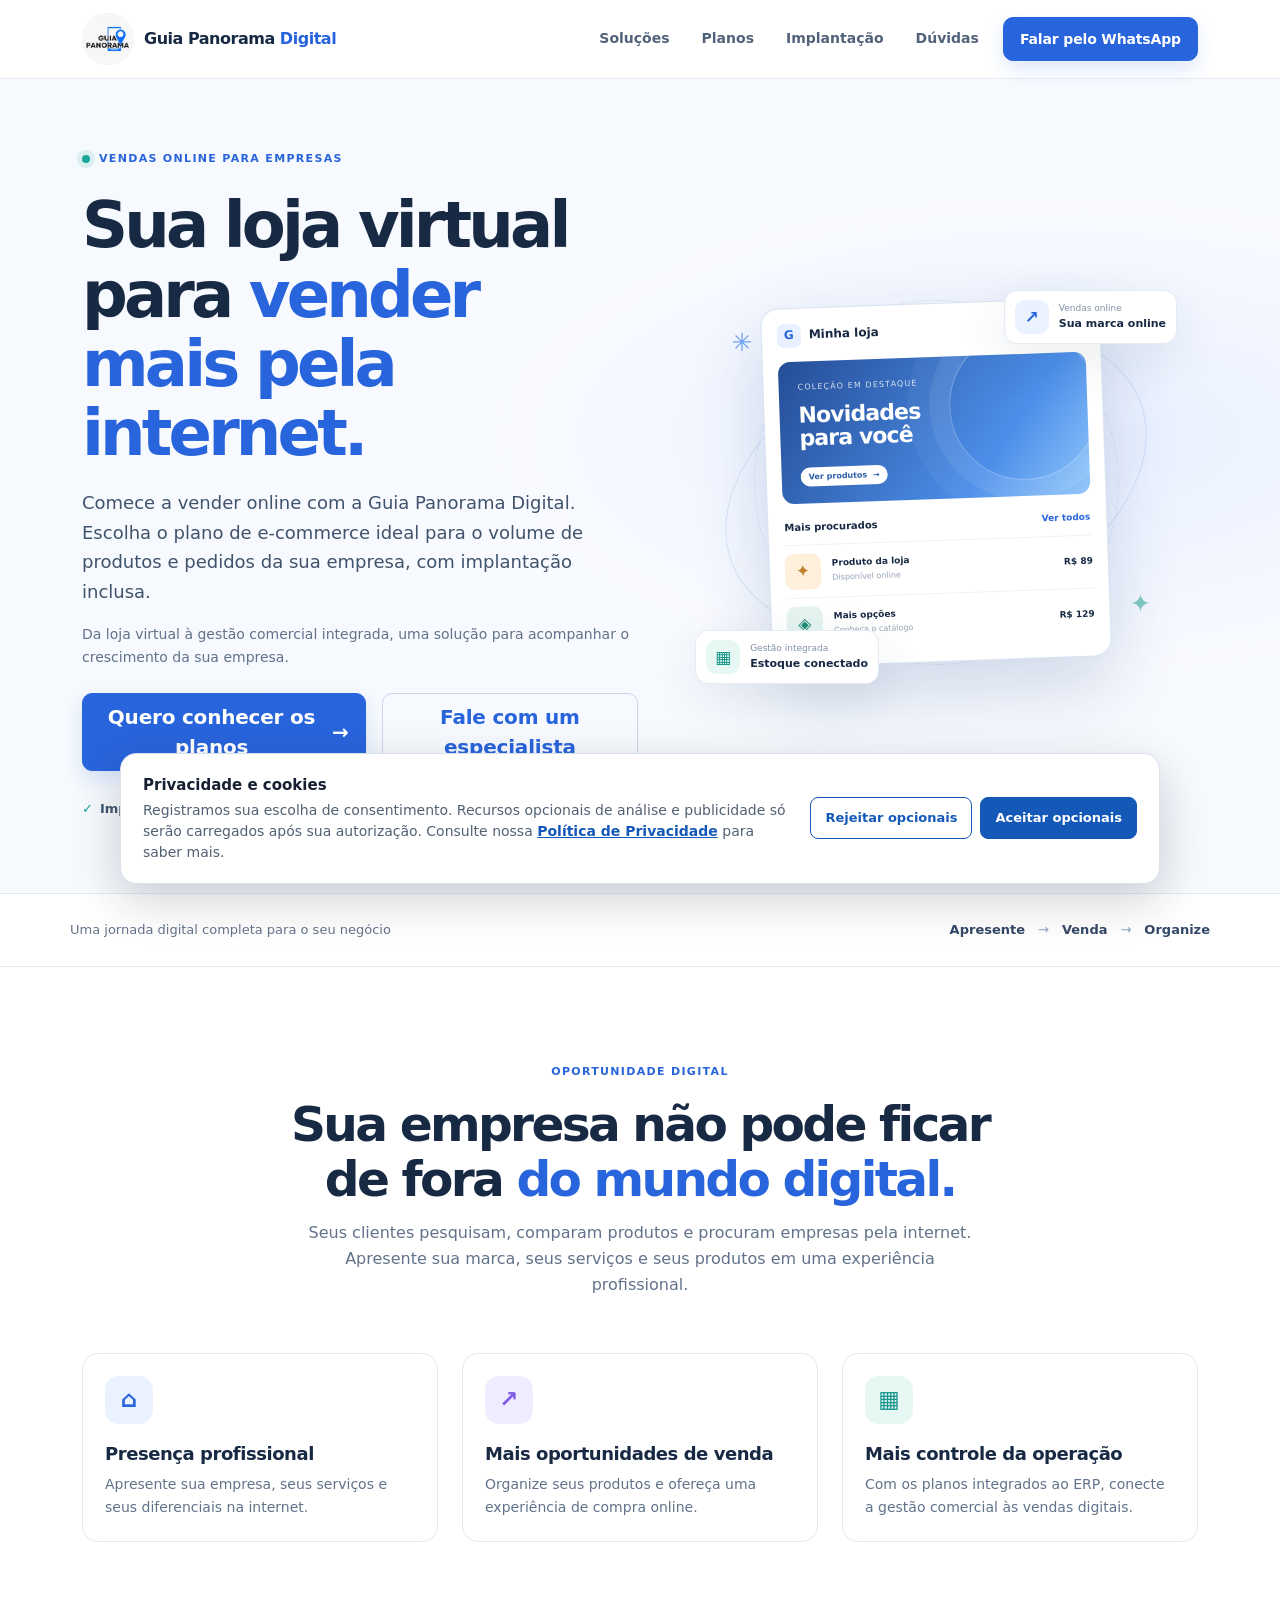
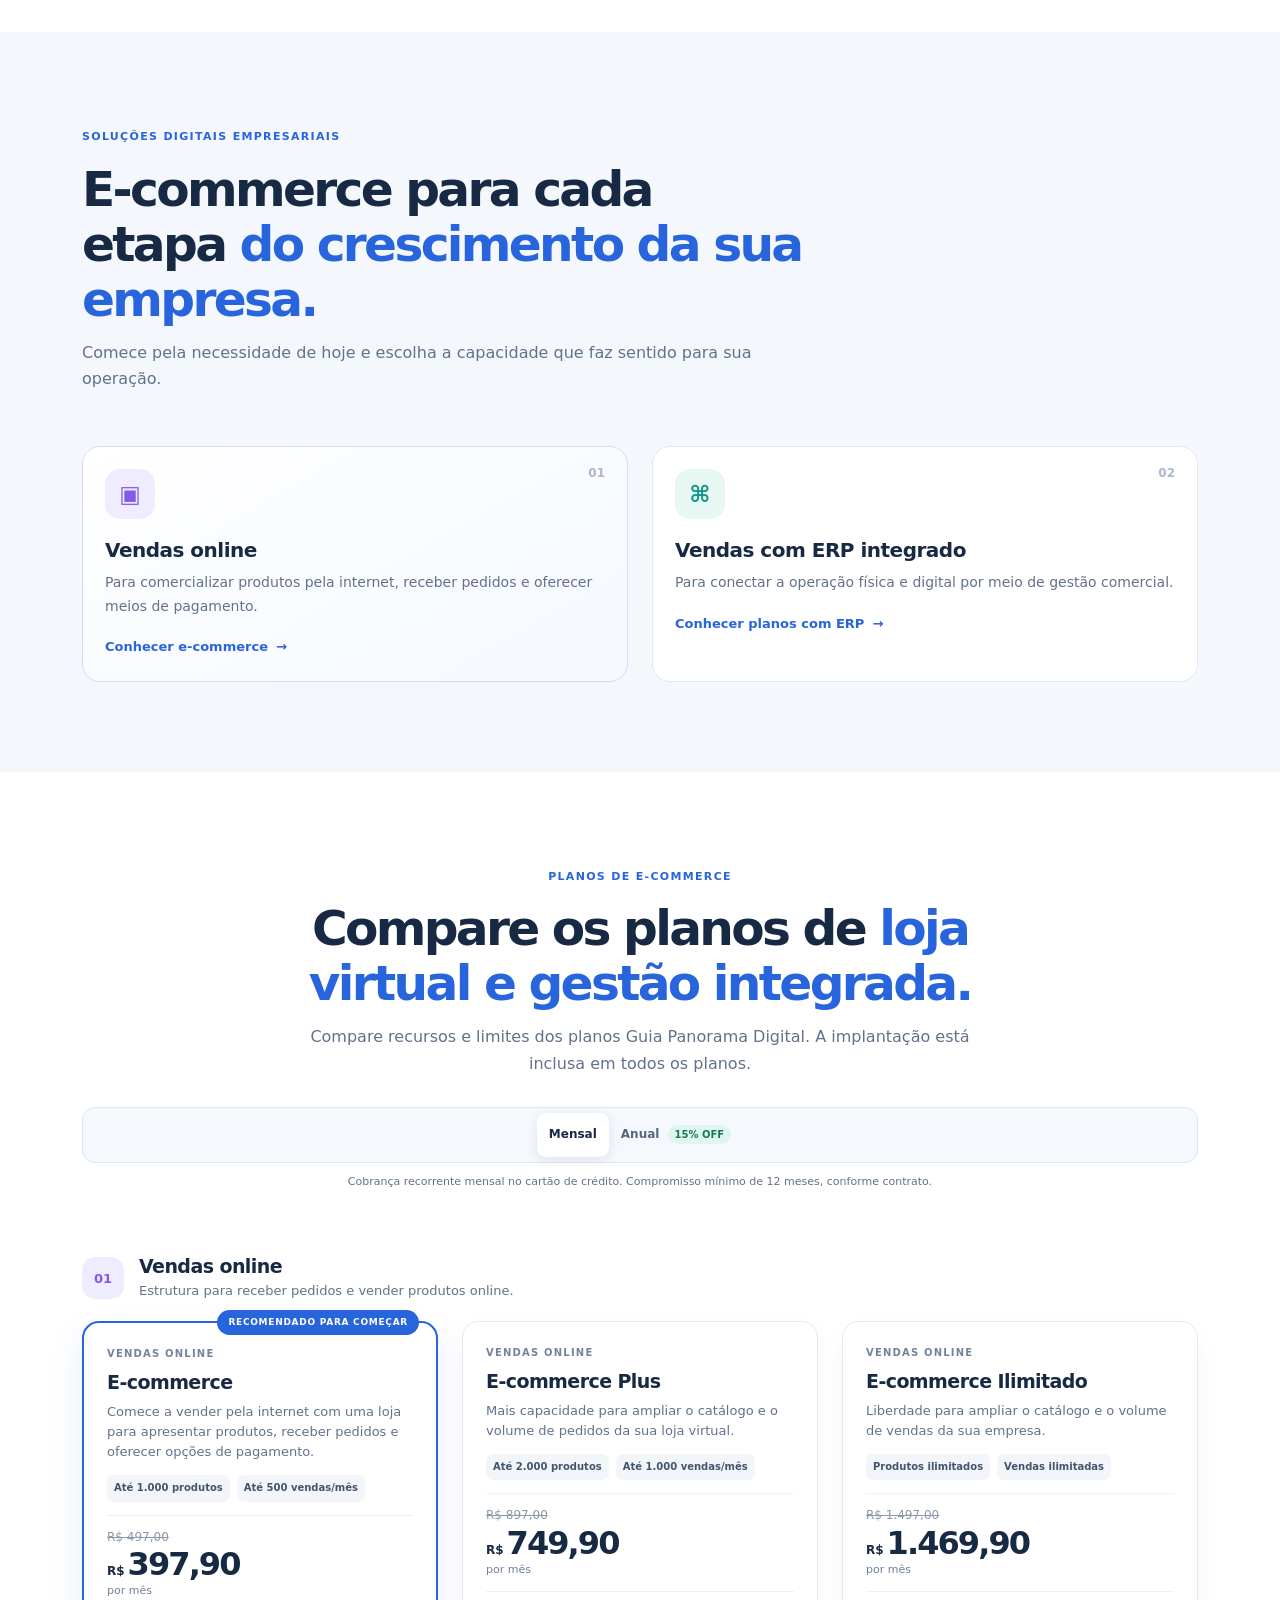
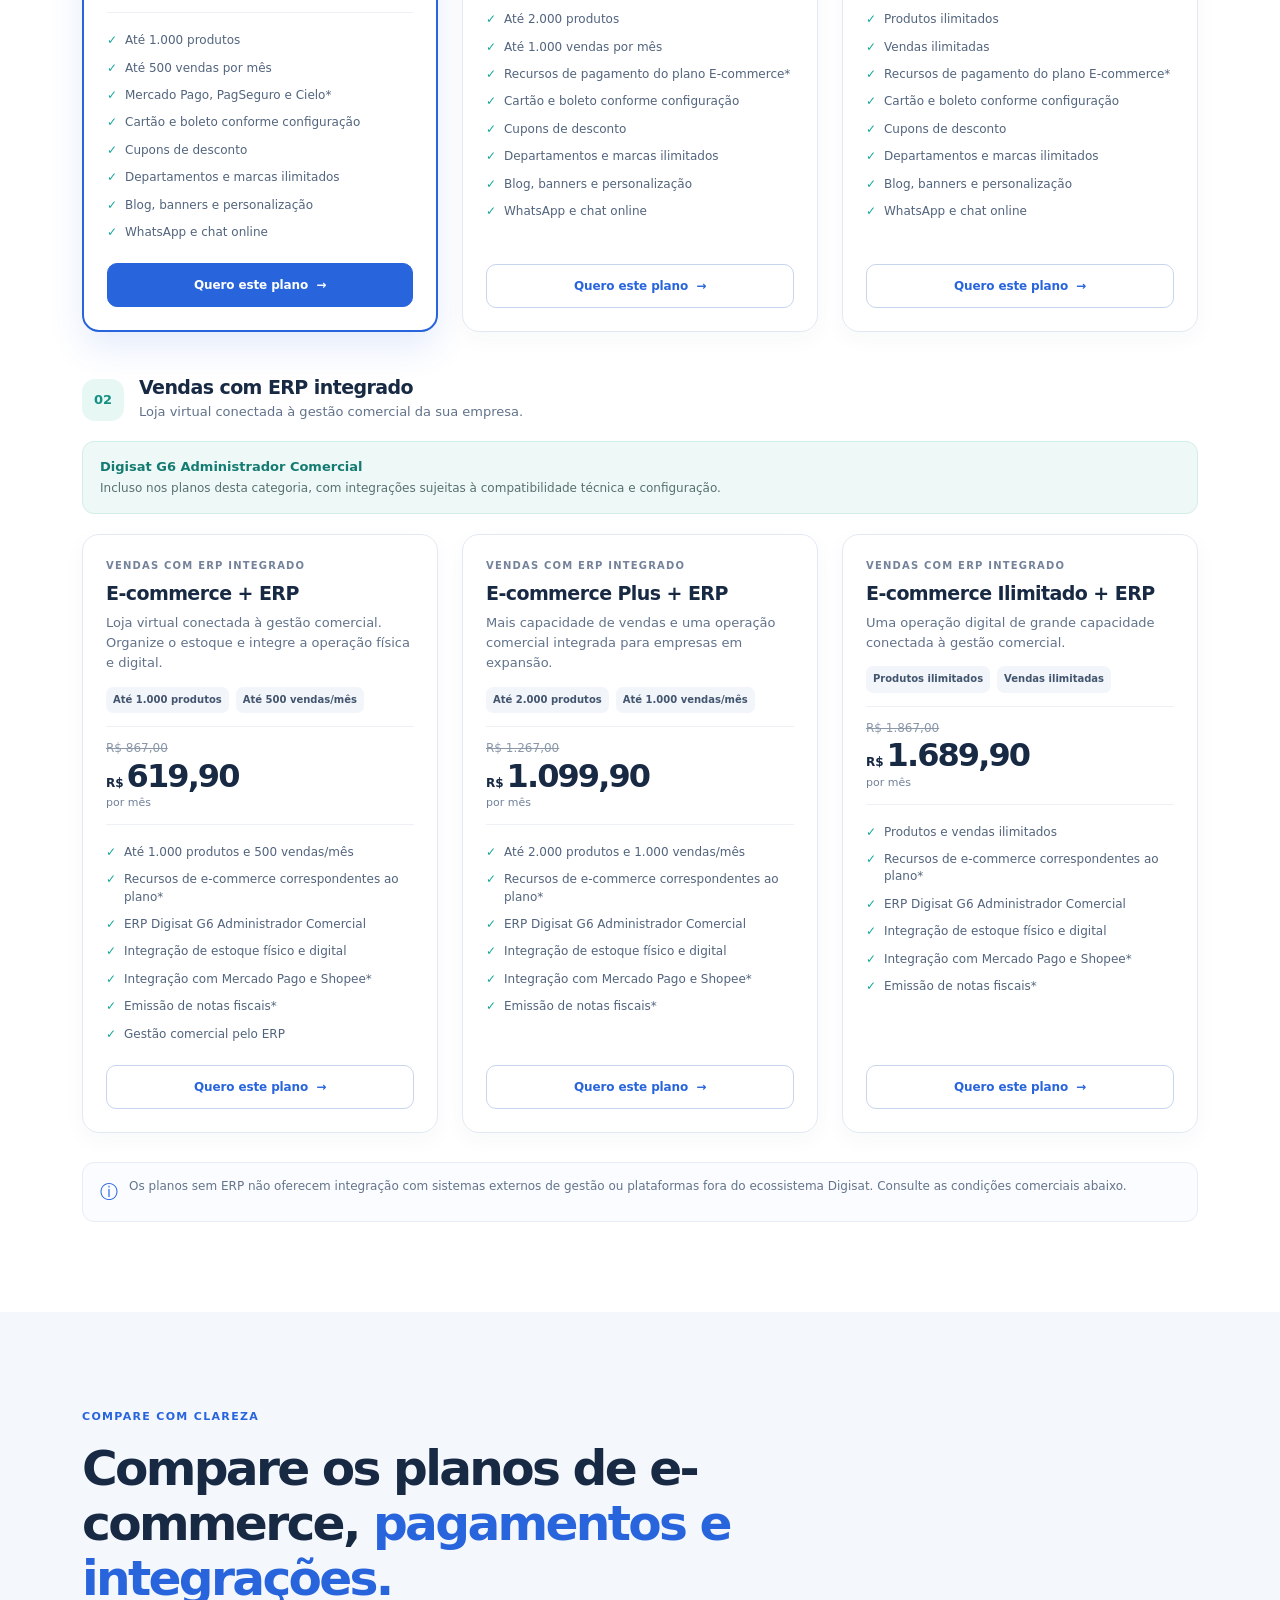
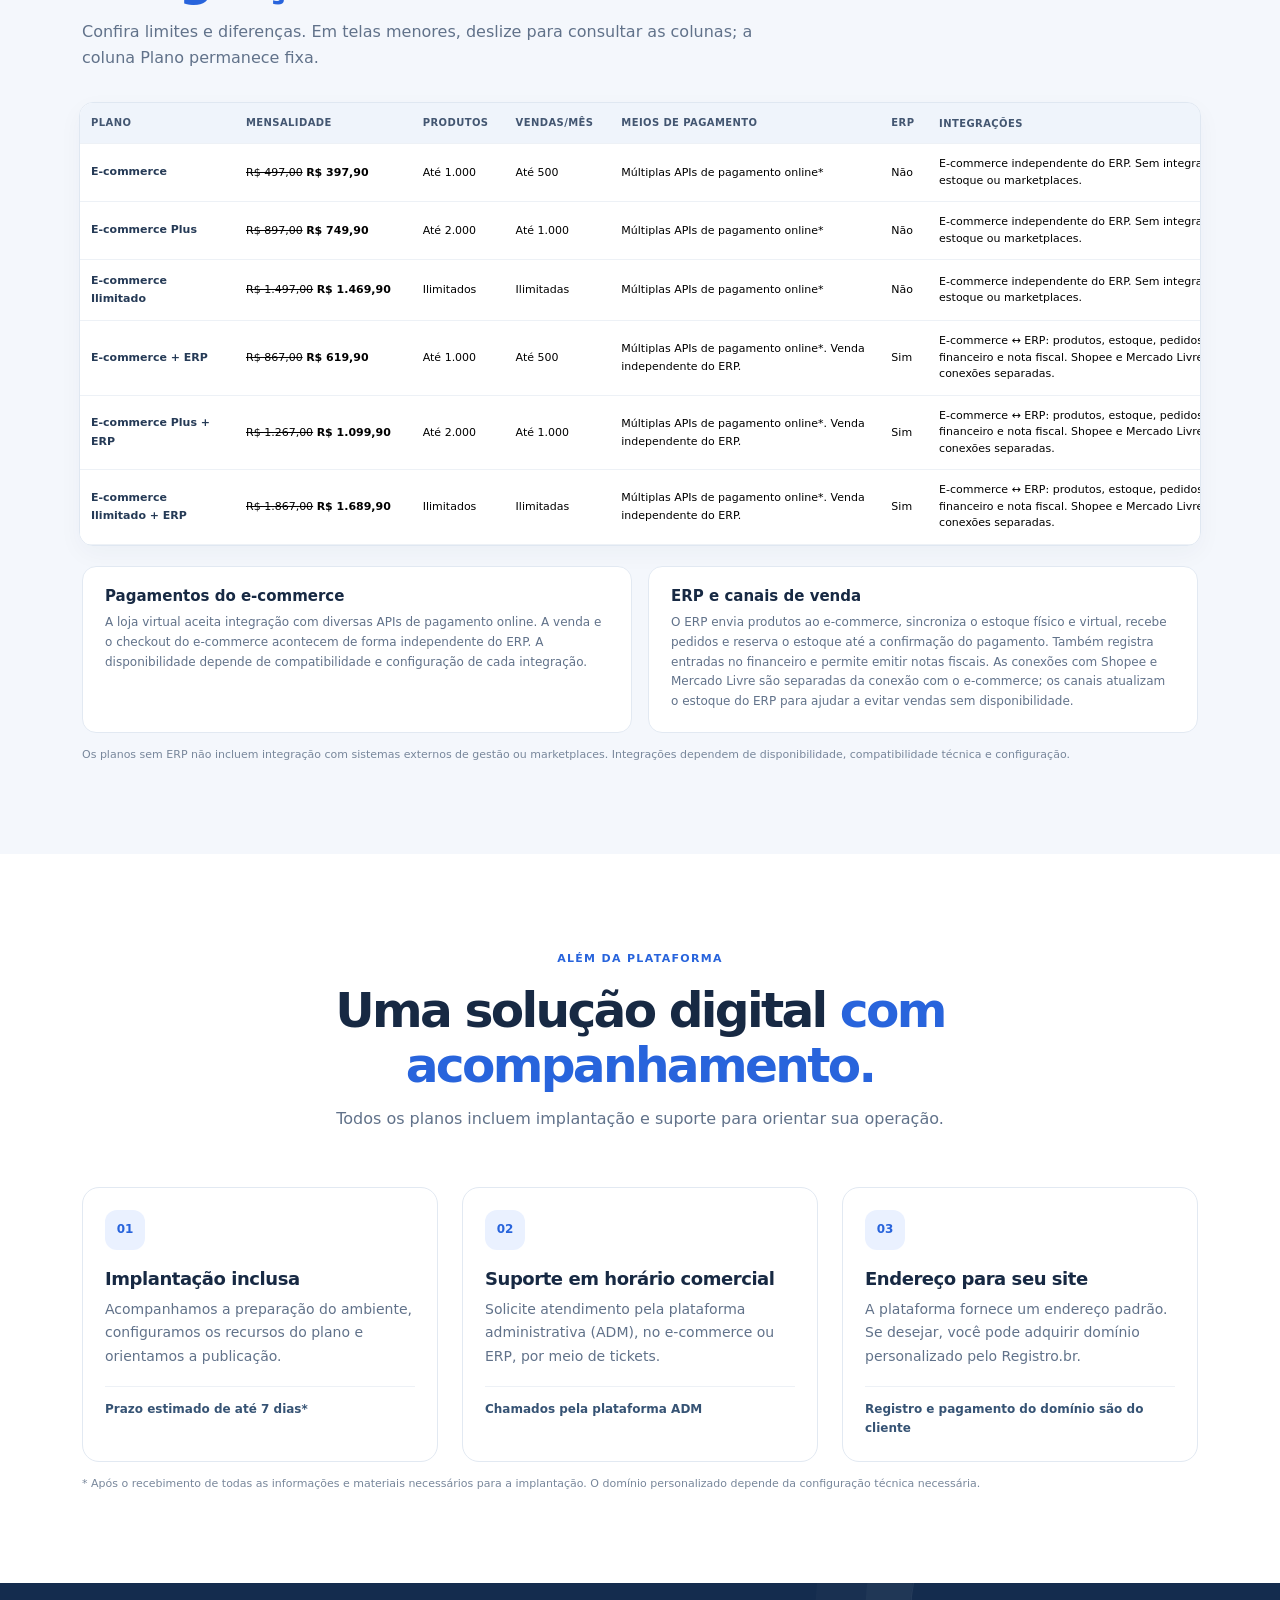
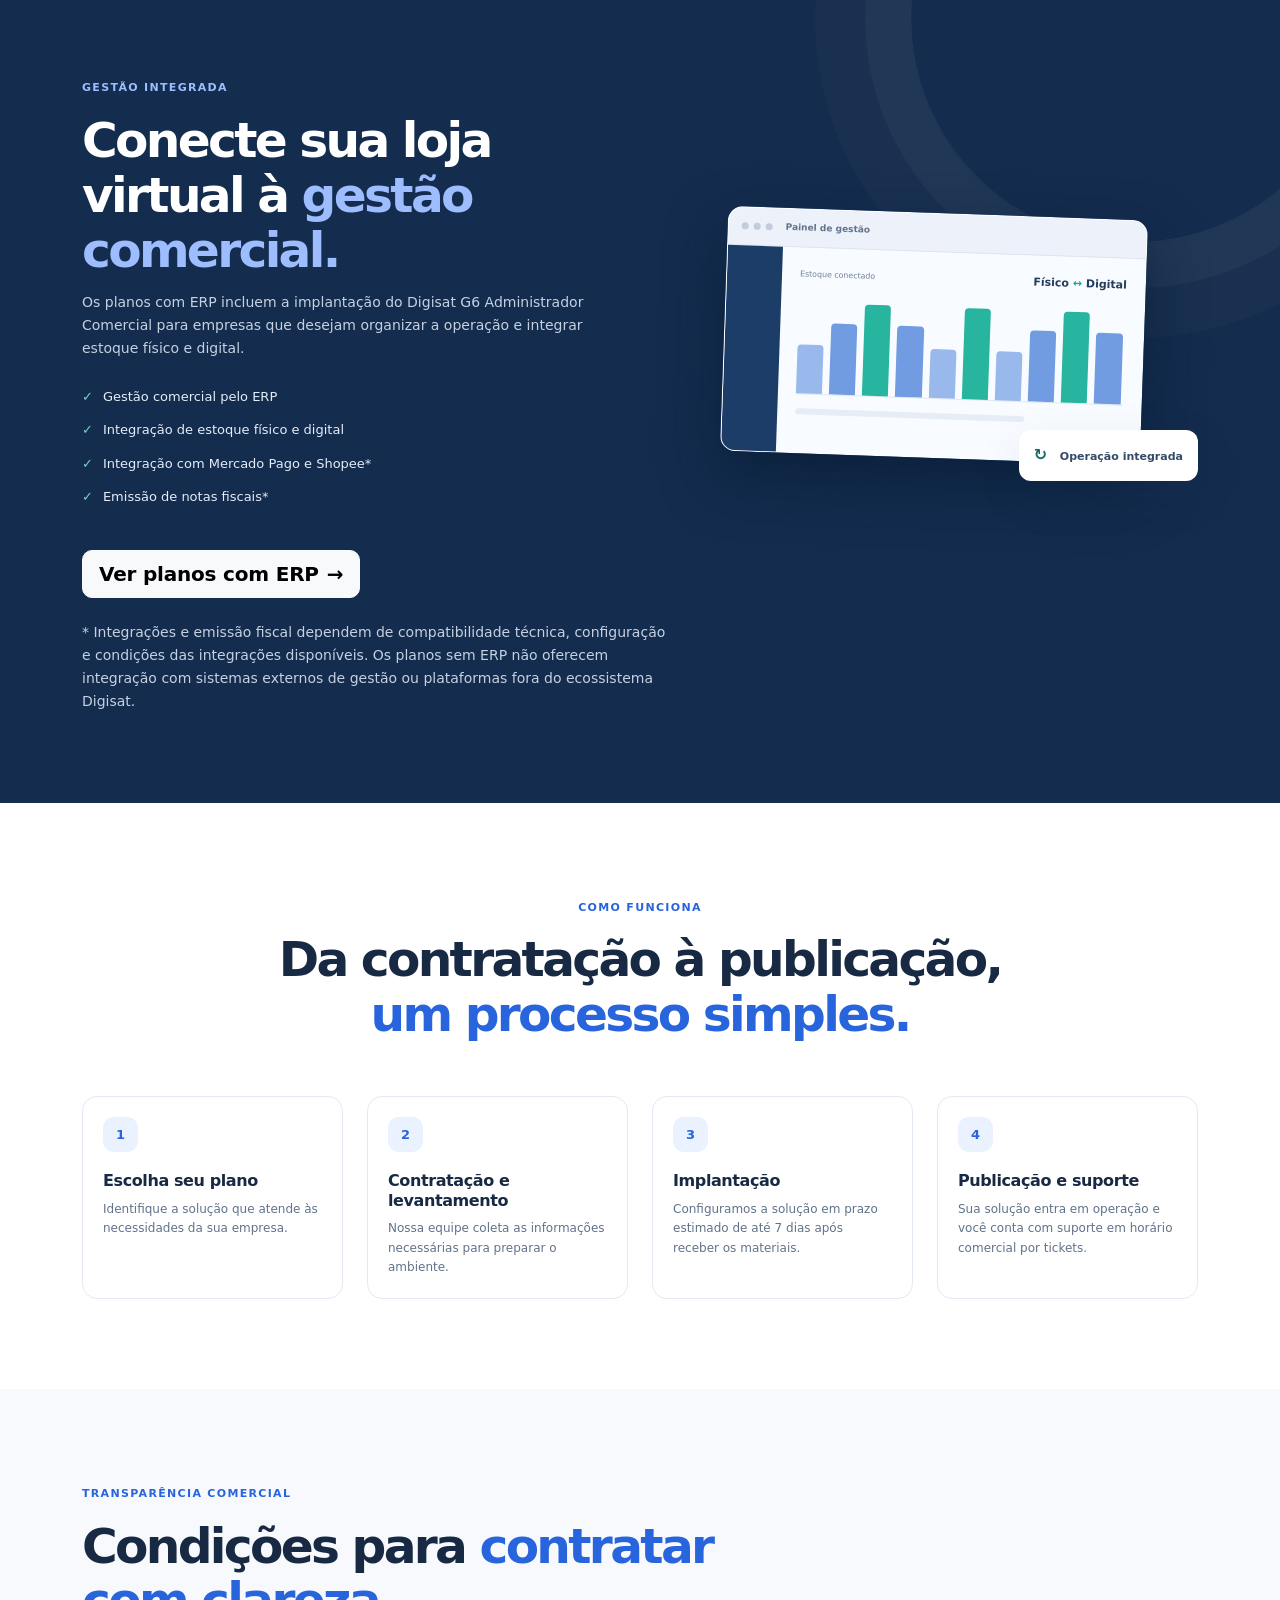
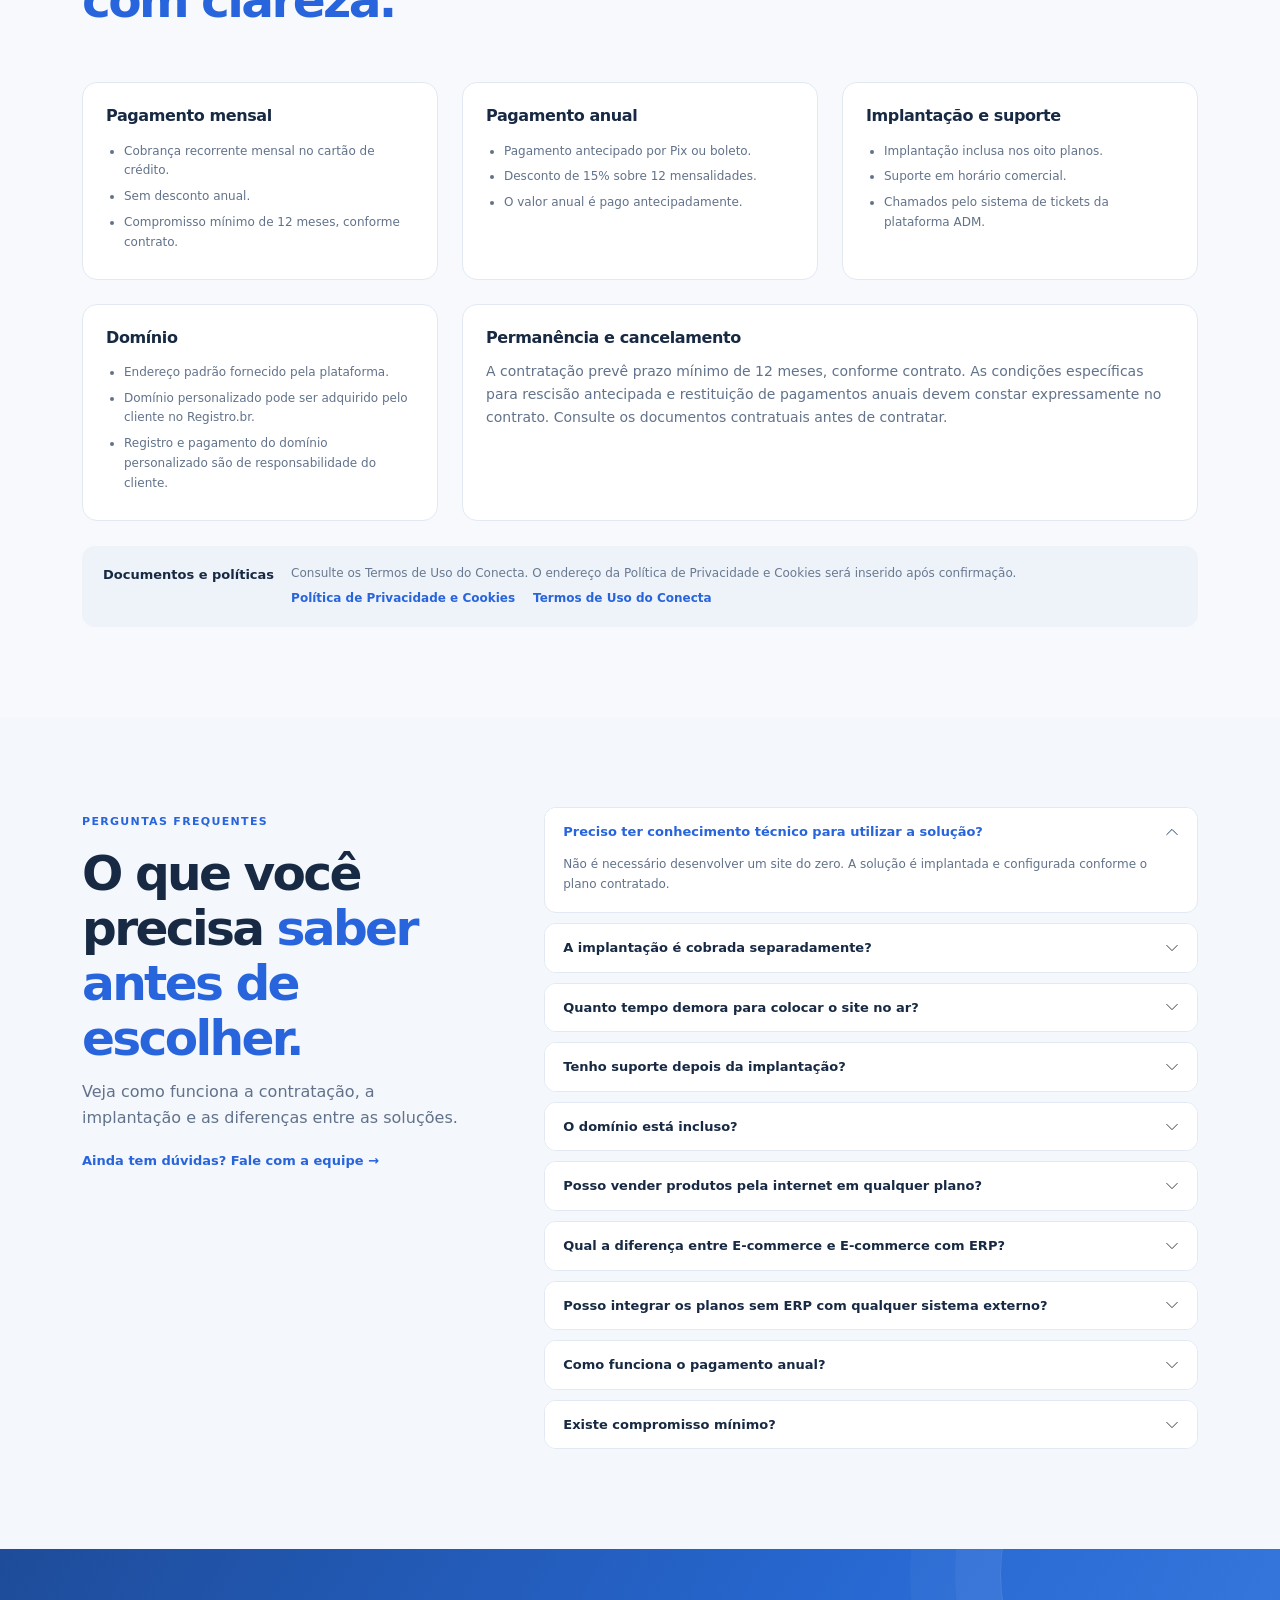
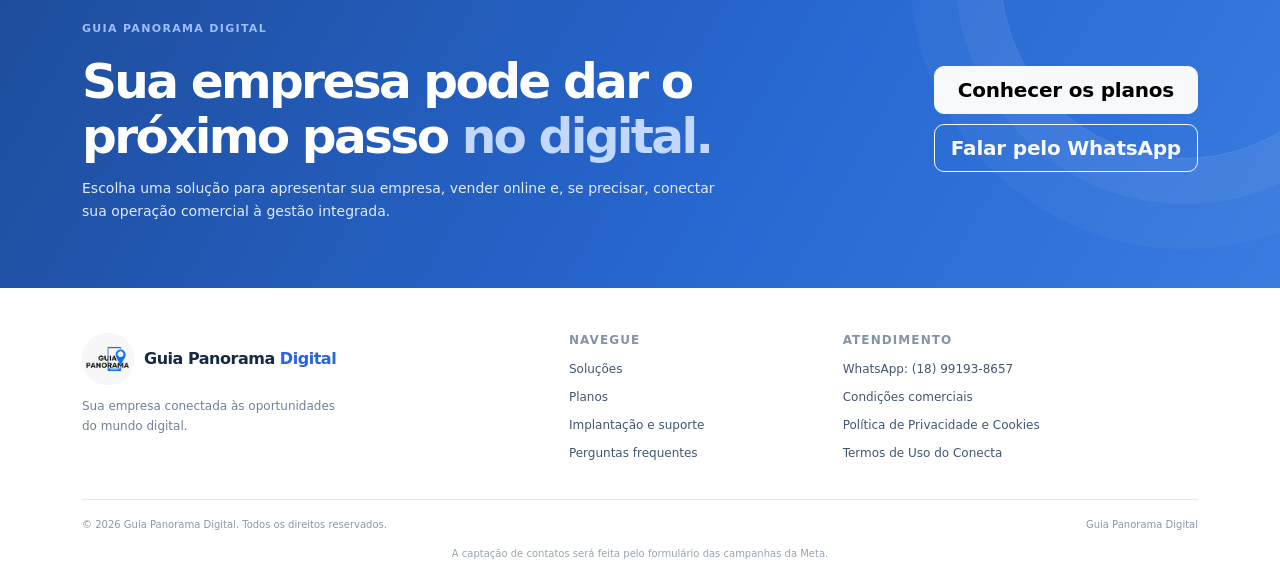
<file: catalogo/index.html>
<!doctype html>
<html lang="pt-BR">
  <head>
    <meta charset="utf-8" />
    <meta name="viewport" content="width=device-width, initial-scale=1" />
    <meta name="theme-color" content="#f5f8fc" />
    <title>Guia Panorama Digital | Sites, Catálogos e Lojas Virtuais</title>
    <meta
      name="description"
      content="Venda online com loja virtual e integração opcional ao ERP comercial. Planos Guia Panorama Digital com implantação inclusa e suporte em horário comercial."
    />
    <meta
      name="keywords"
      content="loja virtual, e-commerce, e-commerce com ERP integrado, plataforma de vendas online, ERP comercial, Guia Panorama Digital"
    />
    <meta name="robots" content="index, follow, max-image-preview:large" />
    <link rel="canonical" href="https://guiapanorama.com.br/" />
    <meta property="og:type" content="website" />
    <meta
      property="og:title"
      content="Guia Panorama Digital | Sites, Catálogos e Lojas Virtuais"
    />
    <meta
      property="og:description"
      content="Venda online com uma loja virtual que acompanha o crescimento da sua empresa, com opção de integração à gestão comercial."
    />
    <meta property="og:locale" content="pt_BR" />
    <meta property="og:url" content="https://guiapanorama.com.br/" />
    <meta
      property="og:image"
      content="https://guiapanorama.com.br/assets/img/og-guiapanorama.png"
    />
    <meta property="og:image:width" content="1200" />
    <meta property="og:image:height" content="630" />
    <meta
      property="og:image:alt"
      content="Guia Panorama Digital: sites, catálogos digitais e lojas virtuais"
    />
    <meta name="twitter:card" content="summary_large_image" />
    <meta
      name="twitter:title"
      content="Guia Panorama Digital | Sites, Catálogos e Lojas Virtuais"
    />
    <meta
      name="twitter:description"
      content="Sites, catálogos digitais, lojas virtuais e opções com gestão comercial integrada."
    />
    <meta
      name="twitter:image"
      content="https://guiapanorama.com.br/assets/img/og-guiapanorama.png"
    />
    <link rel="icon" href="assets/img/guia-panorama.webp" type="image/webp" />
    <link rel="preconnect" href="https://cdn.jsdelivr.net" crossorigin="" />
    <link
      href="https://cdn.jsdelivr.net/npm/bootstrap@5.3.3/dist/css/bootstrap.min.css"
      rel="stylesheet"
    />
    <link href="assets/css/style.css" rel="stylesheet" />

    <!-- Dados estruturados para mecanismos de busca. -->
    <script type="application/ld+json">
      {
        "@context": "https://schema.org",
        "@type": "Service",
        "name": "Guia Panorama Digital",
        "serviceType": "E-commerce e e-commerce com ERP integrado",
        "description": "Soluções digitais empresariais com implantação inclusa e suporte em horário comercial.",
        "url": "https://guiapanorama.com.br/",
        "provider": {
          "@type": "Organization",
          "name": "Guia Panorama",
          "url": "https://guiapanorama.com.br/"
        },
        "hasOfferCatalog": {
          "@type": "OfferCatalog",
          "name": "Planos Guia Panorama Digital",
          "itemListElement": [
            {
              "@type": "ListItem",
              "position": 1,
              "item": {
                "@type": "Offer",
                "name": "E-commerce",
                "priceCurrency": "BRL",
                "price": "397.90",
                "url": "https://guiapanorama.com.br/#planos"
              }
            },
            {
              "@type": "ListItem",
              "position": 2,
              "item": {
                "@type": "Offer",
                "name": "E-commerce Plus",
                "priceCurrency": "BRL",
                "price": "749.90",
                "url": "https://guiapanorama.com.br/#planos"
              }
            },
            {
              "@type": "ListItem",
              "position": 1,
              "item": {
                "@type": "Offer",
                "name": "E-commerce Ilimitado",
                "priceCurrency": "BRL",
                "price": "1469.90",
                "url": "https://guiapanorama.com.br/#planos"
              }
            },
            {
              "@type": "ListItem",
              "position": 2,
              "item": {
                "@type": "Offer",
                "name": "E-commerce + ERP",
                "priceCurrency": "BRL",
                "price": "619.90",
                "url": "https://guiapanorama.com.br/#planos"
              }
            },
            {
              "@type": "ListItem",
              "position": 1,
              "item": {
                "@type": "Offer",
                "name": "E-commerce Plus + ERP",
                "priceCurrency": "BRL",
                "price": "1099.90",
                "url": "https://guiapanorama.com.br/#planos"
              }
            },
            {
              "@type": "ListItem",
              "position": 2,
              "item": {
                "@type": "Offer",
                "name": "E-commerce Ilimitado + ERP",
                "priceCurrency": "BRL",
                "price": "1689.90",
                "url": "https://guiapanorama.com.br/#planos"
              }
            }
          ]
        }
      }
    </script>
    <link rel="stylesheet" href="assets/css/consent.css" />
  </head>
  <body>
    <a class="skip-link" href="#conteudo">Pular para o conteúdo</a>

    <!-- Cabeçalho da página — site-header. -->
    <header class="site-header sticky-top">
      <!-- Navegação principal — navbar. -->
      <nav class="navbar navbar-expand-lg" aria-label="Navegação principal">
        <div class="container">
          <a
            class="navbar-brand"
            href="#inicio"
            aria-label="Guia Panorama Digital — início"
          >
            <img
              src="assets/img/guia-panorama.webp"
              width="52"
              height="52"
              alt="Logotipo Guia Panorama"
              fetchpriority="high"
            />
            <span>Guia Panorama <b>Digital</b></span>
          </a>
          <button
            class="navbar-toggler"
            type="button"
            data-bs-toggle="collapse"
            data-bs-target="#menuPrincipal"
            aria-controls="menuPrincipal"
            aria-expanded="false"
            aria-label="Abrir menu"
          >
            <span class="navbar-toggler-icon"></span>
          </button>
          <div class="collapse navbar-collapse" id="menuPrincipal">
            <ul class="navbar-nav ms-auto align-items-lg-center gap-lg-3">
              <li class="nav-item">
                <a class="nav-link" href="#solucoes">Soluções</a>
              </li>
              <li class="nav-item">
                <a class="nav-link" href="#planos">Planos</a>
              </li>
              <li class="nav-item">
                <a class="nav-link" href="#implantacao">Implantação</a>
              </li>
              <li class="nav-item">
                <a class="nav-link" href="#faq">Dúvidas</a>
              </li>
              <li class="nav-item">
                <a
                  class="btn btn-primary btn-sm px-3"
                  href="https://wa.me/5518991938657?text=Ol%C3%A1%21%20Conheci%20a%20Guia%20Panorama%20Digital%20e%20gostaria%20de%20receber%20informa%C3%A7%C3%B5es%20sobre%20os%20planos%20dispon%C3%ADveis%20para%20minha%20empresa."
                  target="_blank"
                  rel="noopener noreferrer"
                  >Falar pelo WhatsApp
                  <span class="visually-hidden">(abre em nova aba)</span></a
                >
              </li>
            </ul>
          </div>
        </div>
      </nav>
    </header>

    <!-- Conteúdo principal — conteudo. -->
    <main id="conteudo">
      <!-- apresentação principal. -->
      <section class="hero-section" id="inicio">
        <div class="container hero-grid">
          <div class="hero-copy">
            <span class="eyebrow"
              ><span class="eyebrow-dot"></span> Vendas online para
              empresas</span
            >
            <h1>
              Sua loja virtual para <span>vender mais pela internet.</span>
            </h1>
            <p class="hero-lead">
              Comece a vender online com a Guia Panorama Digital. Escolha o
              plano de e-commerce ideal para o volume de produtos e pedidos da
              sua empresa, com implantação inclusa.
            </p>
            <p class="hero-support">
              Da loja virtual à gestão comercial integrada, uma solução para
              acompanhar o crescimento da sua empresa.
            </p>
            <div class="d-flex flex-column flex-sm-row gap-3 mt-4">
              <a class="btn btn-primary btn-lg" href="#planos"
                >Quero conhecer os planos <span aria-hidden="true">→</span></a
              >
              <a
                class="btn btn-outline-primary btn-lg"
                href="https://wa.me/5518991938657?text=Ol%C3%A1%21%20Conheci%20a%20Guia%20Panorama%20Digital%20e%20gostaria%20de%20receber%20informa%C3%A7%C3%B5es%20sobre%20os%20planos%20dispon%C3%ADveis%20para%20minha%20empresa."
                target="_blank"
                rel="noopener noreferrer"
                >Fale com um especialista</a
              >
            </div>
            <div class="hero-assurances" aria-label="Diferenciais">
              <span><i aria-hidden="true">✓</i> Implantação inclusa</span>
              <span
                ><i aria-hidden="true">✓</i> Suporte em horário comercial</span
              >
            </div>
          </div>
          <div
            class="hero-art"
            aria-label="Ilustração de uma loja virtual e indicadores de gestão"
            role="img"
          >
            <div class="art-orbit orbit-one"></div>
            <div class="art-orbit orbit-two"></div>
            <div class="dashboard-card">
              <div class="dash-top">
                <span class="dash-brand"
                  ><span class="dash-mark">G</span> Minha loja</span
                ><span class="dash-menu">•••</span>
              </div>
              <div class="dash-banner">
                <small>COLEÇÃO EM DESTAQUE</small
                ><strong>Novidades<br />para você</strong
                ><span class="dash-pill">Ver produtos&nbsp; →</span>
              </div>
              <div class="dash-label">
                Mais procurados <span>Ver todos</span>
              </div>
              <div class="product-row">
                <div class="product-pic pic-a">✦</div>
                <div>
                  <b>Produto da loja</b><small>Disponível online</small>
                </div>
                <strong>R$ 89</strong>
              </div>
              <div class="product-row">
                <div class="product-pic pic-b">◈</div>
                <div><b>Mais opções</b><small>Conheça o catálogo</small></div>
                <strong>R$ 129</strong>
              </div>
            </div>
            <div class="float-card float-sales">
              <span class="float-icon">↗</span>
              <div><small>Vendas online</small><b>Sua marca online</b></div>
            </div>
            <div class="float-card float-stock">
              <span class="float-icon stock-icon">▦</span>
              <div><small>Gestão integrada</small><b>Estoque conectado</b></div>
            </div>
            <span class="art-spark spark-one">✳</span
            ><span class="art-spark spark-two">✦</span>
          </div>
        </div>
      </section>

      <!-- Seção de conteúdo (intro-strip). -->
      <section class="intro-strip" aria-label="Resumo da solução">
        <div class="container intro-strip-inner">
          <span>Uma jornada digital completa para o seu negócio</span>
          <div><b>Apresente</b><i>→</i><b>Venda</b><i>→</i><b>Organize</b></div>
        </div>
      </section>

      <!-- Seção de conteúdo (oportunidade). -->
      <section class="section-space" id="oportunidade">
        <div class="container">
          <div class="section-heading text-center mx-auto">
            <span class="eyebrow">Oportunidade digital</span>
            <h2>
              Sua empresa não pode ficar de fora <span>do mundo digital.</span>
            </h2>
            <p>
              Seus clientes pesquisam, comparam produtos e procuram empresas
              pela internet. Apresente sua marca, seus serviços e seus produtos
              em uma experiência profissional.
            </p>
          </div>
          <div class="row g-4 mt-3">
            <div class="col-md-4">
              <article class="benefit-card">
                <span class="feature-icon">⌂</span>
                <h3>Presença profissional</h3>
                <p>
                  Apresente sua empresa, seus serviços e seus diferenciais na
                  internet.
                </p>
              </article>
            </div>
            <div class="col-md-4">
              <article class="benefit-card">
                <span class="feature-icon icon-violet">↗</span>
                <h3>Mais oportunidades de venda</h3>
                <p>
                  Organize seus produtos e ofereça uma experiência de compra
                  online.
                </p>
              </article>
            </div>
            <div class="col-md-4">
              <article class="benefit-card">
                <span class="feature-icon icon-teal">▦</span>
                <h3>Mais controle da operação</h3>
                <p>
                  Com os planos integrados ao ERP, conecte a gestão comercial às
                  vendas digitais.
                </p>
              </article>
            </div>
          </div>
        </div>
      </section>

      <!-- serviços e soluções. -->
      <section class="section-space solutions-section" id="solucoes">
        <div class="container">
          <div class="section-heading">
            <span class="eyebrow">Soluções digitais empresariais</span>
            <h2>
              E-commerce para cada etapa
              <span>do crescimento da sua empresa.</span>
            </h2>
            <p>
              Comece pela necessidade de hoje e escolha a capacidade que faz
              sentido para sua operação.
            </p>
          </div>
          <div class="row g-4 mt-2">
            <div class="col-lg-6">
              <article class="solution-card solution-card-featured">
                <div class="solution-number">01</div>
                <span class="solution-icon violet">▣</span>
                <h3>Vendas online</h3>
                <p>
                  Para comercializar produtos pela internet, receber pedidos e
                  oferecer meios de pagamento.
                </p>
                <a href="#planos" class="text-link"
                  >Conhecer e-commerce <span aria-hidden="true">→</span></a
                >
              </article>
            </div>
            <div class="col-lg-6">
              <article class="solution-card">
                <div class="solution-number">02</div>
                <span class="solution-icon teal">⌘</span>
                <h3>Vendas com ERP integrado</h3>
                <p>
                  Para conectar a operação física e digital por meio de gestão
                  comercial.
                </p>
                <a href="#erp" class="text-link"
                  >Conhecer planos com ERP <span aria-hidden="true">→</span></a
                >
              </article>
            </div>
          </div>
        </div>
      </section>

      <!-- planos e preços. -->
      <section class="section-space plans-section" id="planos">
        <div class="container">
          <div class="section-heading text-center mx-auto">
            <span class="eyebrow">Planos de e-commerce</span>
            <h2>
              Compare os planos de <span>loja virtual e gestão integrada.</span>
            </h2>
            <p>
              Compare recursos e limites dos planos Guia Panorama Digital. A
              implantação está inclusa em todos os planos.
            </p>
          </div>
          <div
            class="billing-control"
            role="group"
            aria-label="Escolha a periodicidade de pagamento"
          >
            <button
              type="button"
              class="billing-option is-active"
              data-billing="monthly"
              aria-pressed="true"
            >
              Mensal
            </button>
            <button
              type="button"
              class="billing-option"
              data-billing="annual"
              aria-pressed="false"
            >
              Anual <span class="discount-badge">15% OFF</span>
            </button>
          </div>
          <p class="billing-note" id="billingNote" aria-live="polite">
            Cobrança recorrente mensal no cartão de crédito. Compromisso mínimo
            de 12 meses, conforme contrato.
          </p>
          <div class="plan-category">
            <div class="category-heading">
              <span class="category-index category-violet">01</span>
              <div>
                <h3>Vendas online</h3>
                <p>Estrutura para receber pedidos e vender produtos online.</p>
              </div>
            </div>
            <div class="row g-4" id="ecommercePlans"></div>
          </div>
          <div class="plan-category" id="erp">
            <div class="category-heading">
              <span class="category-index category-teal">02</span>
              <div>
                <h3>Vendas com ERP integrado</h3>
                <p>Loja virtual conectada à gestão comercial da sua empresa.</p>
              </div>
            </div>
            <div class="erp-context">
              <strong>Digisat G6 Administrador Comercial</strong
              ><span
                >Incluso nos planos desta categoria, com integrações sujeitas à
                compatibilidade técnica e configuração.</span
              >
            </div>
            <div class="row g-4" id="erpPlans"></div>
          </div>
          <div class="plan-footnote">
            <span aria-hidden="true">ⓘ</span>
            <p>
              Os planos sem ERP não oferecem integração com sistemas externos de
              gestão ou plataformas fora do ecossistema Digisat. Consulte as
              condições comerciais abaixo.
            </p>
          </div>
        </div>
      </section>

      <!-- Seção de conteúdo (comparativo). -->
      <section class="section-space compare-section" id="comparativo">
        <div class="container">
          <div class="section-heading">
            <span class="eyebrow">Compare com clareza</span>
            <h2>
              Compare os planos de e-commerce,
              <span>pagamentos e integrações.</span>
            </h2>
            <p>
              Confira limites e diferenças. Em telas menores, deslize para
              consultar as colunas; a coluna Plano permanece fixa.
            </p>
          </div>
          <div
            class="table-wrap"
            tabindex="0"
            role="region"
            aria-label="Tabela comparativa dos seis planos; deslize horizontalmente para consultar as colunas"
          >
            <table class="table comparison-table align-middle">
              <thead>
                <tr>
                  <th scope="col">Plano</th>
                  <th scope="col">Mensalidade</th>
                  <th scope="col">Produtos</th>
                  <th scope="col">Vendas/mês</th>
                  <th scope="col">Meios de pagamento</th>
                  <th scope="col">ERP</th>
                  <th scope="col">Integrações</th>
                </tr>
              </thead>
              <tbody>
                <tr>
                  <th scope="row">E-commerce</th>
                  <td><del>R$ 497,00</del> <strong>R$ 397,90</strong></td>
                  <td>Até 1.000</td>
                  <td>Até 500</td>
                  <td>Múltiplas APIs de pagamento online*</td>
                  <td>Não</td>
                  <td>
                    E-commerce independente do ERP. Sem integração externa de
                    estoque ou marketplaces.
                  </td>
                </tr>
                <tr>
                  <th scope="row">E-commerce Plus</th>
                  <td><del>R$ 897,00</del> <strong>R$ 749,90</strong></td>
                  <td>Até 2.000</td>
                  <td>Até 1.000</td>
                  <td>Múltiplas APIs de pagamento online*</td>
                  <td>Não</td>
                  <td>
                    E-commerce independente do ERP. Sem integração externa de
                    estoque ou marketplaces.
                  </td>
                </tr>
                <tr>
                  <th scope="row">E-commerce Ilimitado</th>
                  <td><del>R$ 1.497,00</del> <strong>R$ 1.469,90</strong></td>
                  <td>Ilimitados</td>
                  <td>Ilimitadas</td>
                  <td>Múltiplas APIs de pagamento online*</td>
                  <td>Não</td>
                  <td>
                    E-commerce independente do ERP. Sem integração externa de
                    estoque ou marketplaces.
                  </td>
                </tr>
                <tr>
                  <th scope="row">E-commerce + ERP</th>
                  <td><del>R$ 867,00</del> <strong>R$ 619,90</strong></td>
                  <td>Até 1.000</td>
                  <td>Até 500</td>
                  <td>
                    Múltiplas APIs de pagamento online*. Venda independente do
                    ERP.
                  </td>
                  <td>Sim</td>
                  <td>
                    E-commerce ↔ ERP: produtos, estoque, pedidos, reserva,
                    financeiro e nota fiscal. Shopee e Mercado Livre ↔ ERP em
                    conexões separadas.
                  </td>
                </tr>
                <tr>
                  <th scope="row">E-commerce Plus + ERP</th>
                  <td><del>R$ 1.267,00</del> <strong>R$ 1.099,90</strong></td>
                  <td>Até 2.000</td>
                  <td>Até 1.000</td>
                  <td>
                    Múltiplas APIs de pagamento online*. Venda independente do
                    ERP.
                  </td>
                  <td>Sim</td>
                  <td>
                    E-commerce ↔ ERP: produtos, estoque, pedidos, reserva,
                    financeiro e nota fiscal. Shopee e Mercado Livre ↔ ERP em
                    conexões separadas.
                  </td>
                </tr>
                <tr>
                  <th scope="row">E-commerce Ilimitado + ERP</th>
                  <td><del>R$ 1.867,00</del> <strong>R$ 1.689,90</strong></td>
                  <td>Ilimitados</td>
                  <td>Ilimitadas</td>
                  <td>
                    Múltiplas APIs de pagamento online*. Venda independente do
                    ERP.
                  </td>
                  <td>Sim</td>
                  <td>
                    E-commerce ↔ ERP: produtos, estoque, pedidos, reserva,
                    financeiro e nota fiscal. Shopee e Mercado Livre ↔ ERP em
                    conexões separadas.
                  </td>
                </tr>
              </tbody>
            </table>
          </div>
          <div class="integration-notes">
            <article>
              <h3>Pagamentos do e-commerce</h3>
              <p>
                A loja virtual aceita integração com diversas APIs de pagamento
                online. A venda e o checkout do e-commerce acontecem de forma
                independente do ERP. A disponibilidade depende de
                compatibilidade e configuração de cada integração.
              </p>
            </article>
            <article>
              <h3>ERP e canais de venda</h3>
              <p>
                O ERP envia produtos ao e-commerce, sincroniza o estoque físico
                e virtual, recebe pedidos e reserva o estoque até a confirmação
                do pagamento. Também registra entradas no financeiro e permite
                emitir notas fiscais. As conexões com Shopee e Mercado Livre são
                separadas da conexão com o e-commerce; os canais atualizam o
                estoque do ERP para ajudar a evitar vendas sem disponibilidade.
              </p>
            </article>
          </div>
          <p class="table-legal">
            Os planos sem ERP não incluem integração com sistemas externos de
            gestão ou marketplaces. Integrações dependem de disponibilidade,
            compatibilidade técnica e configuração.
          </p>
        </div>
      </section>

      <!-- Seção de conteúdo (implantacao). -->
      <section class="section-space included-section" id="implantacao">
        <div class="container">
          <div class="section-heading text-center mx-auto">
            <span class="eyebrow">Além da plataforma</span>
            <h2>Uma solução digital <span>com acompanhamento.</span></h2>
            <p>
              Todos os planos incluem implantação e suporte para orientar sua
              operação.
            </p>
          </div>
          <div class="row g-4 mt-3">
            <div class="col-lg-4">
              <article class="included-card">
                <span class="included-icon">01</span>
                <h3>Implantação inclusa</h3>
                <p>
                  Acompanhamos a preparação do ambiente, configuramos os
                  recursos do plano e orientamos a publicação.
                </p>
                <div class="included-highlight">
                  Prazo estimado de até 7 dias*
                </div>
              </article>
            </div>
            <div class="col-lg-4">
              <article class="included-card">
                <span class="included-icon icon-violet">02</span>
                <h3>Suporte em horário comercial</h3>
                <p>
                  Solicite atendimento pela plataforma administrativa (ADM), no
                  e-commerce ou ERP, por meio de tickets.
                </p>
                <div class="included-highlight">
                  Chamados pela plataforma ADM
                </div>
              </article>
            </div>
            <div class="col-lg-4">
              <article class="included-card">
                <span class="included-icon icon-teal">03</span>
                <h3>Endereço para seu site</h3>
                <p>
                  A plataforma fornece um endereço padrão. Se desejar, você pode
                  adquirir domínio personalizado pelo Registro.br.
                </p>
                <div class="included-highlight">
                  Registro e pagamento do domínio são do cliente
                </div>
              </article>
            </div>
          </div>
          <p class="small-note">
            * Após o recebimento de todas as informações e materiais necessários
            para a implantação. O domínio personalizado depende da configuração
            técnica necessária.
          </p>
        </div>
      </section>

      <!-- Seção de conteúdo (erp-feature-section). -->
      <section class="erp-feature-section section-space">
        <div class="container">
          <div class="erp-feature-grid">
            <div>
              <span class="eyebrow eyebrow-light">Gestão integrada</span>
              <h2>Conecte sua loja virtual à <span>gestão comercial.</span></h2>
              <p>
                Os planos com ERP incluem a implantação do Digisat G6
                Administrador Comercial para empresas que desejam organizar a
                operação e integrar estoque físico e digital.
              </p>
              <ul class="check-list">
                <li>Gestão comercial pelo ERP</li>
                <li>Integração de estoque físico e digital</li>
                <li>Integração com Mercado Pago e Shopee*</li>
                <li>Emissão de notas fiscais*</li>
              </ul>
              <a class="btn btn-light btn-lg mt-3" href="#erp"
                >Ver planos com ERP <span aria-hidden="true">→</span></a
              >
            </div>
            <div class="erp-visual" aria-hidden="true">
              <div class="erp-window">
                <div class="erp-window-head">
                  <i></i><i></i><i></i><span>Painel de gestão</span>
                </div>
                <div class="erp-window-body">
                  <div class="erp-side"></div>
                  <div class="erp-content">
                    <div class="erp-stat">
                      <small>Estoque conectado</small
                      ><b>Físico <span>↔</span> Digital</b>
                    </div>
                    <div class="erp-bars">
                      <i></i><i></i><i></i><i></i><i></i><i></i><i></i><i></i
                      ><i></i><i></i>
                    </div>
                    <div class="erp-line"></div>
                  </div>
                </div>
              </div>
              <div class="erp-float">↻ <span>Operação integrada</span></div>
            </div>
          </div>
          <p class="erp-disclaimer">
            * Integrações e emissão fiscal dependem de compatibilidade técnica,
            configuração e condições das integrações disponíveis. Os planos sem
            ERP não oferecem integração com sistemas externos de gestão ou
            plataformas fora do ecossistema Digisat.
          </p>
        </div>
      </section>

      <!-- Seção de conteúdo (como-funciona). -->
      <section class="section-space process-section" id="como-funciona">
        <div class="container">
          <div class="section-heading text-center mx-auto">
            <span class="eyebrow">Como funciona</span>
            <h2>
              Da contratação à publicação, <span>um processo simples.</span>
            </h2>
          </div>
          <div class="row g-4 mt-4 process-row">
            <div class="col-md-6 col-lg-3">
              <article class="process-card">
                <span>1</span>
                <h3>Escolha seu plano</h3>
                <p>
                  Identifique a solução que atende às necessidades da sua
                  empresa.
                </p>
              </article>
            </div>
            <div class="col-md-6 col-lg-3">
              <article class="process-card">
                <span>2</span>
                <h3>Contratação e levantamento</h3>
                <p>
                  Nossa equipe coleta as informações necessárias para preparar o
                  ambiente.
                </p>
              </article>
            </div>
            <div class="col-md-6 col-lg-3">
              <article class="process-card">
                <span>3</span>
                <h3>Implantação</h3>
                <p>
                  Configuramos a solução em prazo estimado de até 7 dias após
                  receber os materiais.
                </p>
              </article>
            </div>
            <div class="col-md-6 col-lg-3">
              <article class="process-card">
                <span>4</span>
                <h3>Publicação e suporte</h3>
                <p>
                  Sua solução entra em operação e você conta com suporte em
                  horário comercial por tickets.
                </p>
              </article>
            </div>
          </div>
        </div>
      </section>

      <!-- Seção de conteúdo (condicoes). -->
      <section class="section-space terms-section" id="condicoes">
        <div class="container">
          <div class="section-heading">
            <span class="eyebrow">Transparência comercial</span>
            <h2>Condições para <span>contratar com clareza.</span></h2>
          </div>
          <div class="row g-4 mt-2">
            <div class="col-md-6 col-lg-4">
              <article class="term-card">
                <h3>Pagamento mensal</h3>
                <ul>
                  <li>Cobrança recorrente mensal no cartão de crédito.</li>
                  <li>Sem desconto anual.</li>
                  <li>Compromisso mínimo de 12 meses, conforme contrato.</li>
                </ul>
              </article>
            </div>
            <div class="col-md-6 col-lg-4">
              <article class="term-card">
                <h3>Pagamento anual</h3>
                <ul>
                  <li>Pagamento antecipado por Pix ou boleto.</li>
                  <li>Desconto de 15% sobre 12 mensalidades.</li>
                  <li>O valor anual é pago antecipadamente.</li>
                </ul>
              </article>
            </div>
            <div class="col-md-6 col-lg-4">
              <article class="term-card">
                <h3>Implantação e suporte</h3>
                <ul>
                  <li>Implantação inclusa nos oito planos.</li>
                  <li>Suporte em horário comercial.</li>
                  <li>Chamados pelo sistema de tickets da plataforma ADM.</li>
                </ul>
              </article>
            </div>
            <div class="col-md-6 col-lg-4">
              <article class="term-card">
                <h3>Domínio</h3>
                <ul>
                  <li>Endereço padrão fornecido pela plataforma.</li>
                  <li>
                    Domínio personalizado pode ser adquirido pelo cliente no
                    Registro.br.
                  </li>
                  <li>
                    Registro e pagamento do domínio personalizado são de
                    responsabilidade do cliente.
                  </li>
                </ul>
              </article>
            </div>
            <div class="col-md-6 col-lg-8">
              <article class="term-card">
                <h3>Permanência e cancelamento</h3>
                <p>
                  A contratação prevê prazo mínimo de 12 meses, conforme
                  contrato. As condições específicas para rescisão antecipada e
                  restituição de pagamentos anuais devem constar expressamente
                  no contrato. Consulte os documentos contratuais antes de
                  contratar.
                </p>
              </article>
            </div>
          </div>
          <div class="contract-note">
            <strong>Documentos e políticas</strong
            ><span
              >Consulte os Termos de Uso do Conecta. O endereço da Política de
              Privacidade e Cookies será inserido após confirmação.</span
            >
            <div>
              <a href="https://politicadeprivacidade.guiapanorama.com.br"
                >Política de Privacidade e Cookies</a
              ><a
                href="https://www.digisatconecta.com.br/documentacao/termos_de_uso/"
                target="_blank"
                rel="noopener noreferrer"
                >Termos de Uso do Conecta
                <span class="visually-hidden">(abre em nova aba)</span></a
              >
            </div>
          </div>
        </div>
      </section>

      <!-- perguntas frequentes. -->
      <section class="section-space faq-section" id="faq">
        <div class="container faq-grid">
          <div class="section-heading">
            <span class="eyebrow">Perguntas frequentes</span>
            <h2>O que você precisa <span>saber antes de escolher.</span></h2>
            <p>
              Veja como funciona a contratação, a implantação e as diferenças
              entre as soluções.
            </p>
            <a
              class="text-link"
              href="https://wa.me/5518991938657?text=Ol%C3%A1%21%20Conheci%20a%20Guia%20Panorama%20Digital%20e%20gostaria%20de%20receber%20informa%C3%A7%C3%B5es%20sobre%20os%20planos%20dispon%C3%ADveis%20para%20minha%20empresa."
              target="_blank"
              rel="noopener noreferrer"
              >Ainda tem dúvidas? Fale com a equipe →</a
            >
          </div>
          <div class="accordion faq-accordion" id="faqAccordion">
            <div class="accordion-item">
              <h3 class="accordion-header">
                <button
                  class="accordion-button"
                  type="button"
                  data-bs-toggle="collapse"
                  data-bs-target="#faq1"
                  aria-expanded="true"
                  aria-controls="faq1"
                >
                  Preciso ter conhecimento técnico para utilizar a solução?
                </button>
              </h3>
              <div
                id="faq1"
                class="accordion-collapse collapse show"
                data-bs-parent="#faqAccordion"
              >
                <div class="accordion-body">
                  Não é necessário desenvolver um site do zero. A solução é
                  implantada e configurada conforme o plano contratado.
                </div>
              </div>
            </div>
            <div class="accordion-item">
              <h3 class="accordion-header">
                <button
                  class="accordion-button collapsed"
                  type="button"
                  data-bs-toggle="collapse"
                  data-bs-target="#faq2"
                  aria-expanded="false"
                  aria-controls="faq2"
                >
                  A implantação é cobrada separadamente?
                </button>
              </h3>
              <div
                id="faq2"
                class="accordion-collapse collapse"
                data-bs-parent="#faqAccordion"
              >
                <div class="accordion-body">
                  Não. A implantação está inclusa nos oito planos apresentados.
                </div>
              </div>
            </div>
            <div class="accordion-item">
              <h3 class="accordion-header">
                <button
                  class="accordion-button collapsed"
                  type="button"
                  data-bs-toggle="collapse"
                  data-bs-target="#faq3"
                  aria-expanded="false"
                  aria-controls="faq3"
                >
                  Quanto tempo demora para colocar o site no ar?
                </button>
              </h3>
              <div
                id="faq3"
                class="accordion-collapse collapse"
                data-bs-parent="#faqAccordion"
              >
                <div class="accordion-body">
                  O prazo estimado é de até 7 dias, após o recebimento das
                  informações e materiais necessários.
                </div>
              </div>
            </div>
            <div class="accordion-item">
              <h3 class="accordion-header">
                <button
                  class="accordion-button collapsed"
                  type="button"
                  data-bs-toggle="collapse"
                  data-bs-target="#faq4"
                  aria-expanded="false"
                  aria-controls="faq4"
                >
                  Tenho suporte depois da implantação?
                </button>
              </h3>
              <div
                id="faq4"
                class="accordion-collapse collapse"
                data-bs-parent="#faqAccordion"
              >
                <div class="accordion-body">
                  Sim. Todos os planos incluem suporte em horário comercial, com
                  abertura de tickets diretamente pela plataforma ADM.
                </div>
              </div>
            </div>
            <div class="accordion-item">
              <h3 class="accordion-header">
                <button
                  class="accordion-button collapsed"
                  type="button"
                  data-bs-toggle="collapse"
                  data-bs-target="#faq5"
                  aria-expanded="false"
                  aria-controls="faq5"
                >
                  O domínio está incluso?
                </button>
              </h3>
              <div
                id="faq5"
                class="accordion-collapse collapse"
                data-bs-parent="#faqAccordion"
              >
                <div class="accordion-body">
                  A plataforma disponibiliza um endereço padrão. Se preferir,
                  você pode adquirir um domínio personalizado pelo Registro.br.
                  O registro e pagamento são de sua responsabilidade.
                </div>
              </div>
            </div>
            <div class="accordion-item">
              <h3 class="accordion-header">
                <button
                  class="accordion-button collapsed"
                  type="button"
                  data-bs-toggle="collapse"
                  data-bs-target="#faq6"
                  aria-expanded="false"
                  aria-controls="faq6"
                >
                  Posso vender produtos pela internet em qualquer plano?
                </button>
              </h3>
              <div
                id="faq6"
                class="accordion-collapse collapse"
                data-bs-parent="#faqAccordion"
              >
                <div class="accordion-body">
                  Sim. Todos os planos apresentados nesta página são voltados à
                  venda online. A diferença está na capacidade de produtos e
                  pedidos e na integração com o ERP comercial.
                </div>
              </div>
            </div>
            <div class="accordion-item">
              <h3 class="accordion-header">
                <button
                  class="accordion-button collapsed"
                  type="button"
                  data-bs-toggle="collapse"
                  data-bs-target="#faq7"
                  aria-expanded="false"
                  aria-controls="faq7"
                >
                  Qual a diferença entre E-commerce e E-commerce com ERP?
                </button>
              </h3>
              <div
                id="faq7"
                class="accordion-collapse collapse"
                data-bs-parent="#faqAccordion"
              >
                <div class="accordion-body">
                  Os planos com ERP incluem a implantação do Digisat G6
                  Administrador Comercial e as integrações previstas para gestão
                  comercial e estoque.
                </div>
              </div>
            </div>
            <div class="accordion-item">
              <h3 class="accordion-header">
                <button
                  class="accordion-button collapsed"
                  type="button"
                  data-bs-toggle="collapse"
                  data-bs-target="#faq8"
                  aria-expanded="false"
                  aria-controls="faq8"
                >
                  Posso integrar os planos sem ERP com qualquer sistema externo?
                </button>
              </h3>
              <div
                id="faq8"
                class="accordion-collapse collapse"
                data-bs-parent="#faqAccordion"
              >
                <div class="accordion-body">
                  Não. Os planos sem ERP não oferecem integração com plataformas
                  externas de gestão ou sistemas fora do ecossistema Digisat.
                </div>
              </div>
            </div>
            <div class="accordion-item">
              <h3 class="accordion-header">
                <button
                  class="accordion-button collapsed"
                  type="button"
                  data-bs-toggle="collapse"
                  data-bs-target="#faq9"
                  aria-expanded="false"
                  aria-controls="faq9"
                >
                  Como funciona o pagamento anual?
                </button>
              </h3>
              <div
                id="faq9"
                class="accordion-collapse collapse"
                data-bs-parent="#faqAccordion"
              >
                <div class="accordion-body">
                  O pagamento anual é antecipado, por Pix ou boleto, com 15% de
                  desconto sobre o valor de 12 mensalidades. A página mostra o
                  total anual, a economia e o equivalente mensal apenas como
                  referência.
                </div>
              </div>
            </div>
            <div class="accordion-item">
              <h3 class="accordion-header">
                <button
                  class="accordion-button collapsed"
                  type="button"
                  data-bs-toggle="collapse"
                  data-bs-target="#faq10"
                  aria-expanded="false"
                  aria-controls="faq10"
                >
                  Existe compromisso mínimo?
                </button>
              </h3>
              <div
                id="faq10"
                class="accordion-collapse collapse"
                data-bs-parent="#faqAccordion"
              >
                <div class="accordion-body">
                  Sim. A contratação prevê permanência mínima de 12 meses,
                  conforme condições contratuais.
                </div>
              </div>
            </div>
          </div>
        </div>
      </section>

      <!-- Seção de conteúdo (final-cta-section). -->
      <section class="final-cta-section">
        <div class="container final-cta">
          <div>
            <span class="eyebrow eyebrow-light">Guia Panorama Digital</span>
            <h2>
              Sua empresa pode dar o próximo passo <span>no digital.</span>
            </h2>
            <p>
              Escolha uma solução para apresentar sua empresa, vender online e,
              se precisar, conectar sua operação comercial à gestão integrada.
            </p>
          </div>
          <div class="final-cta-actions">
            <a class="btn btn-light btn-lg" href="#planos">Conhecer os planos</a
            ><a
              class="btn btn-outline-light btn-lg"
              href="https://wa.me/5518991938657?text=Ol%C3%A1%21%20Conheci%20a%20Guia%20Panorama%20Digital%20e%20gostaria%20de%20receber%20informa%C3%A7%C3%B5es%20sobre%20os%20planos%20dispon%C3%ADveis%20para%20minha%20empresa."
              target="_blank"
              rel="noopener noreferrer"
              >Falar pelo WhatsApp</a
            >
          </div>
        </div>
      </section>
    </main>

    <!-- Rodapé da página — site-footer. -->
    <footer class="site-footer">
      <div class="container">
        <div class="footer-main">
          <div class="footer-brand">
            <a class="navbar-brand" href="#inicio"
              ><img
                src="assets/img/guia-panorama.webp"
                width="48"
                height="48"
                alt="Logotipo Guia Panorama"
                loading="lazy"
              /><span>Guia Panorama <b>Digital</b></span></a
            >
            <p>Sua empresa conectada às oportunidades do mundo digital.</p>
          </div>
          <div class="footer-links">
            <h2>Navegue</h2>
            <a href="#solucoes">Soluções</a><a href="#planos">Planos</a
            ><a href="#implantacao">Implantação e suporte</a
            ><a href="#faq">Perguntas frequentes</a>
          </div>
          <div class="footer-links">
            <h2>Atendimento</h2>
            <a
              href="https://wa.me/5518991938657?text=Ol%C3%A1%21%20Conheci%20a%20Guia%20Panorama%20Digital%20e%20gostaria%20de%20receber%20informa%C3%A7%C3%B5es%20sobre%20os%20planos%20dispon%C3%ADveis%20para%20minha%20empresa."
              target="_blank"
              rel="noopener noreferrer"
              >WhatsApp: (18) 99193-8657</a
            ><a href="#condicoes">Condições comerciais</a
            ><a href="https://politicadeprivacidade.guiapanorama.com.br"
              >Política de Privacidade e Cookies</a
            ><a
              href="https://www.digisatconecta.com.br/documentacao/termos_de_uso/"
              target="_blank"
              rel="noopener noreferrer"
              >Termos de Uso do Conecta
              <span class="visually-hidden">(abre em nova aba)</span></a
            >
          </div>
        </div>
        <div class="footer-bottom">
          <span
            >© <span id="currentYear">2026</span> Guia Panorama Digital. Todos
            os direitos reservados.</span
          ><span>Guia Panorama Digital</span>
        </div>
        <p class="meta-note">
          A captação de contatos será feita pelo formulário das campanhas da
          Meta.
        </p>
      </div>
    </footer>

    <!-- Recurso JavaScript carregado: https://cdn.jsdelivr.net/npm/bootstrap@5.3.3/dist/js/bootstrap.bundle.min.js. -->
    <script
      src="https://cdn.jsdelivr.net/npm/bootstrap@5.3.3/dist/js/bootstrap.bundle.min.js"
      defer=""
    ></script>

    <!-- Recurso JavaScript carregado: assets/js/script.js. -->
    <script src="assets/js/script.js" defer=""></script>

    <!-- Preferências de privacidade: ferramentas opcionais só carregam após o aceite. -->
    <section
      class="gp-consent-banner"
      id="gpConsentBanner"
      role="region"
      aria-label="Preferências de privacidade"
      aria-live="polite"
      hidden
    >
      <div class="gp-consent-copy">
        <strong>Privacidade e cookies</strong>
        <p>
          Registramos sua escolha de consentimento. Recursos opcionais de
          análise e publicidade só serão carregados após sua autorização.
          Consulte nossa
          <a href="https://politicadeprivacidade.guiapanorama.com.br"
            >Política de Privacidade</a
          >
          para saber mais.
        </p>
      </div>
      <div class="gp-consent-actions">
        <button class="gp-consent-reject" id="gpRejectConsent" type="button">
          Rejeitar opcionais
        </button>
        <button class="gp-consent-accept" id="gpAcceptConsent" type="button">
          Aceitar opcionais
        </button>
      </div>
    </section>
    <button class="gp-consent-manage" id="gpManageConsent" type="button" hidden>
      Gerenciar preferências
    </button>

    <script
      src="assets/js/consent.js"
      defer
      data-insights="3ce0377cf62940d29b42bac3c46ca7bc"
      data-analytics="G-NC7S3VH9HB"
      data-ads="AW-11284364724"
      data-gtm="GTM-NMLNKCHH"
      data-pixel="360259336798796"
    ></script>
  </body>
</html>
</file>
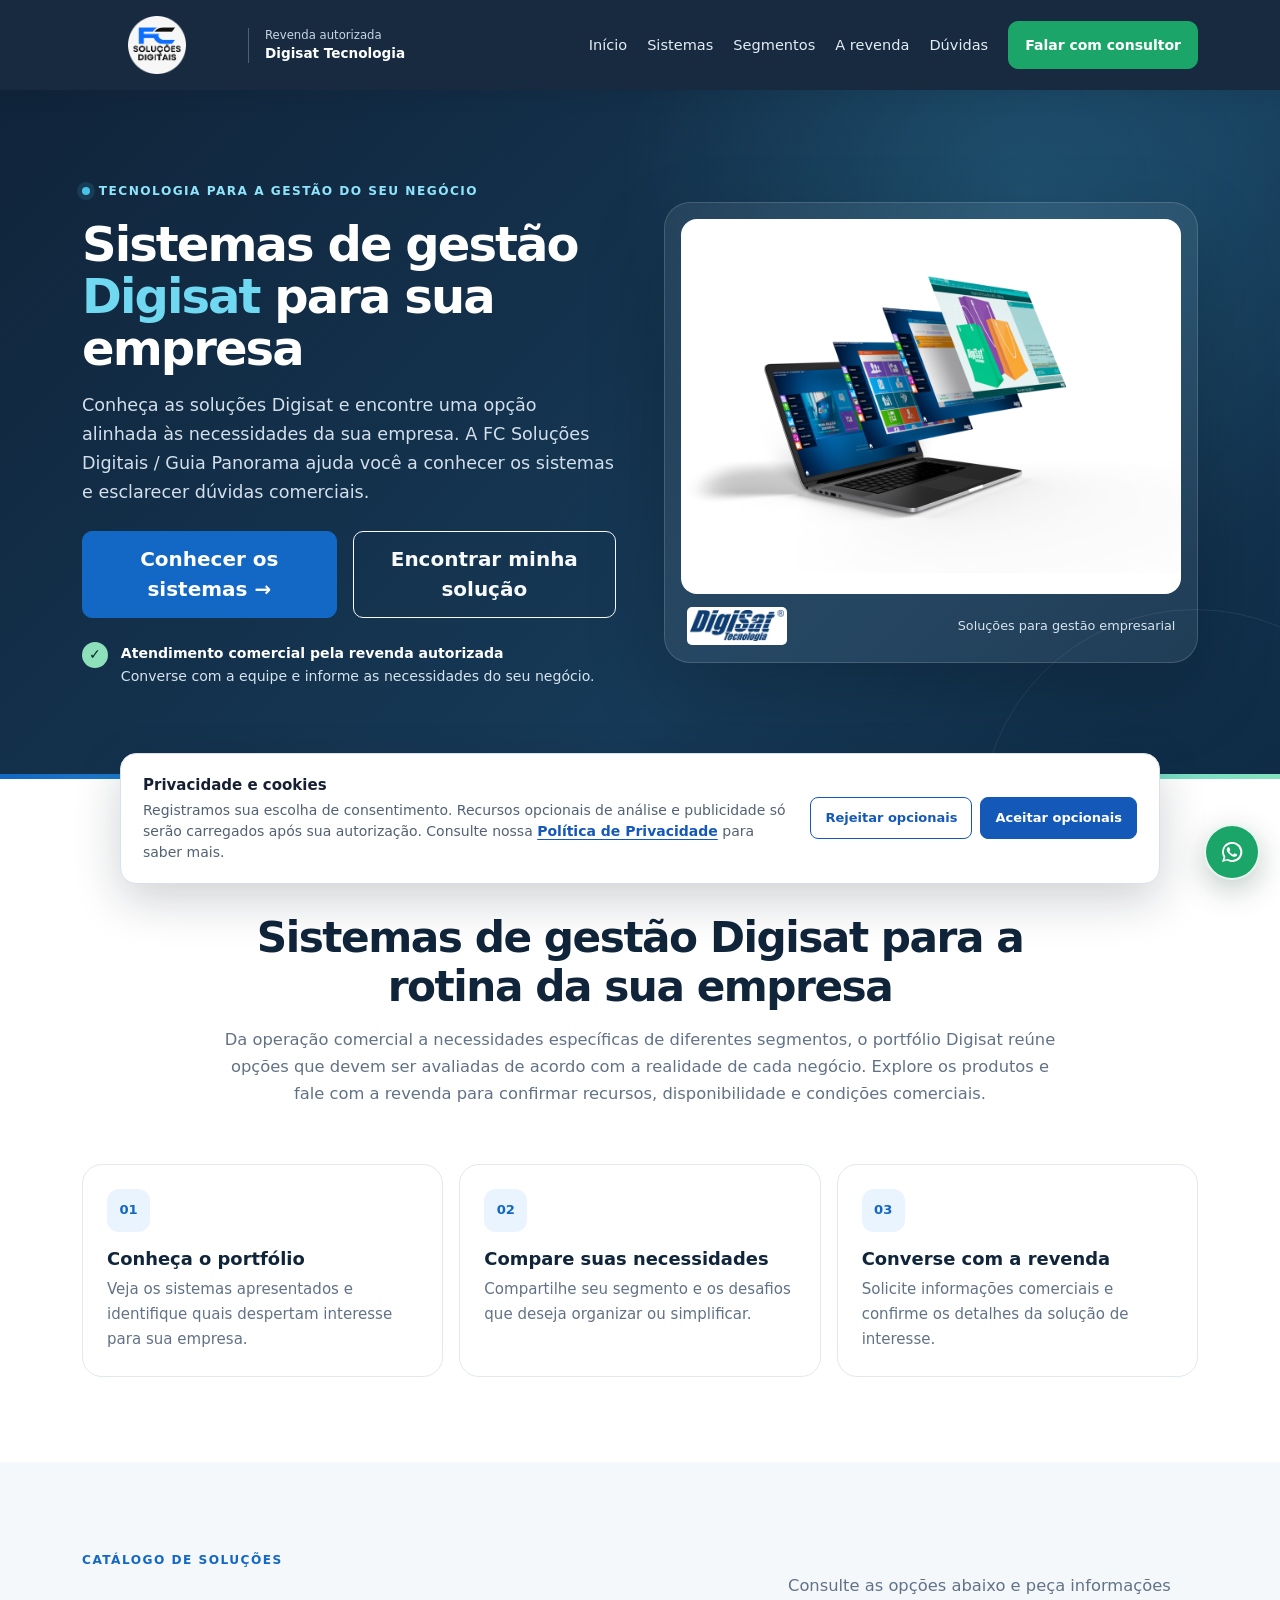
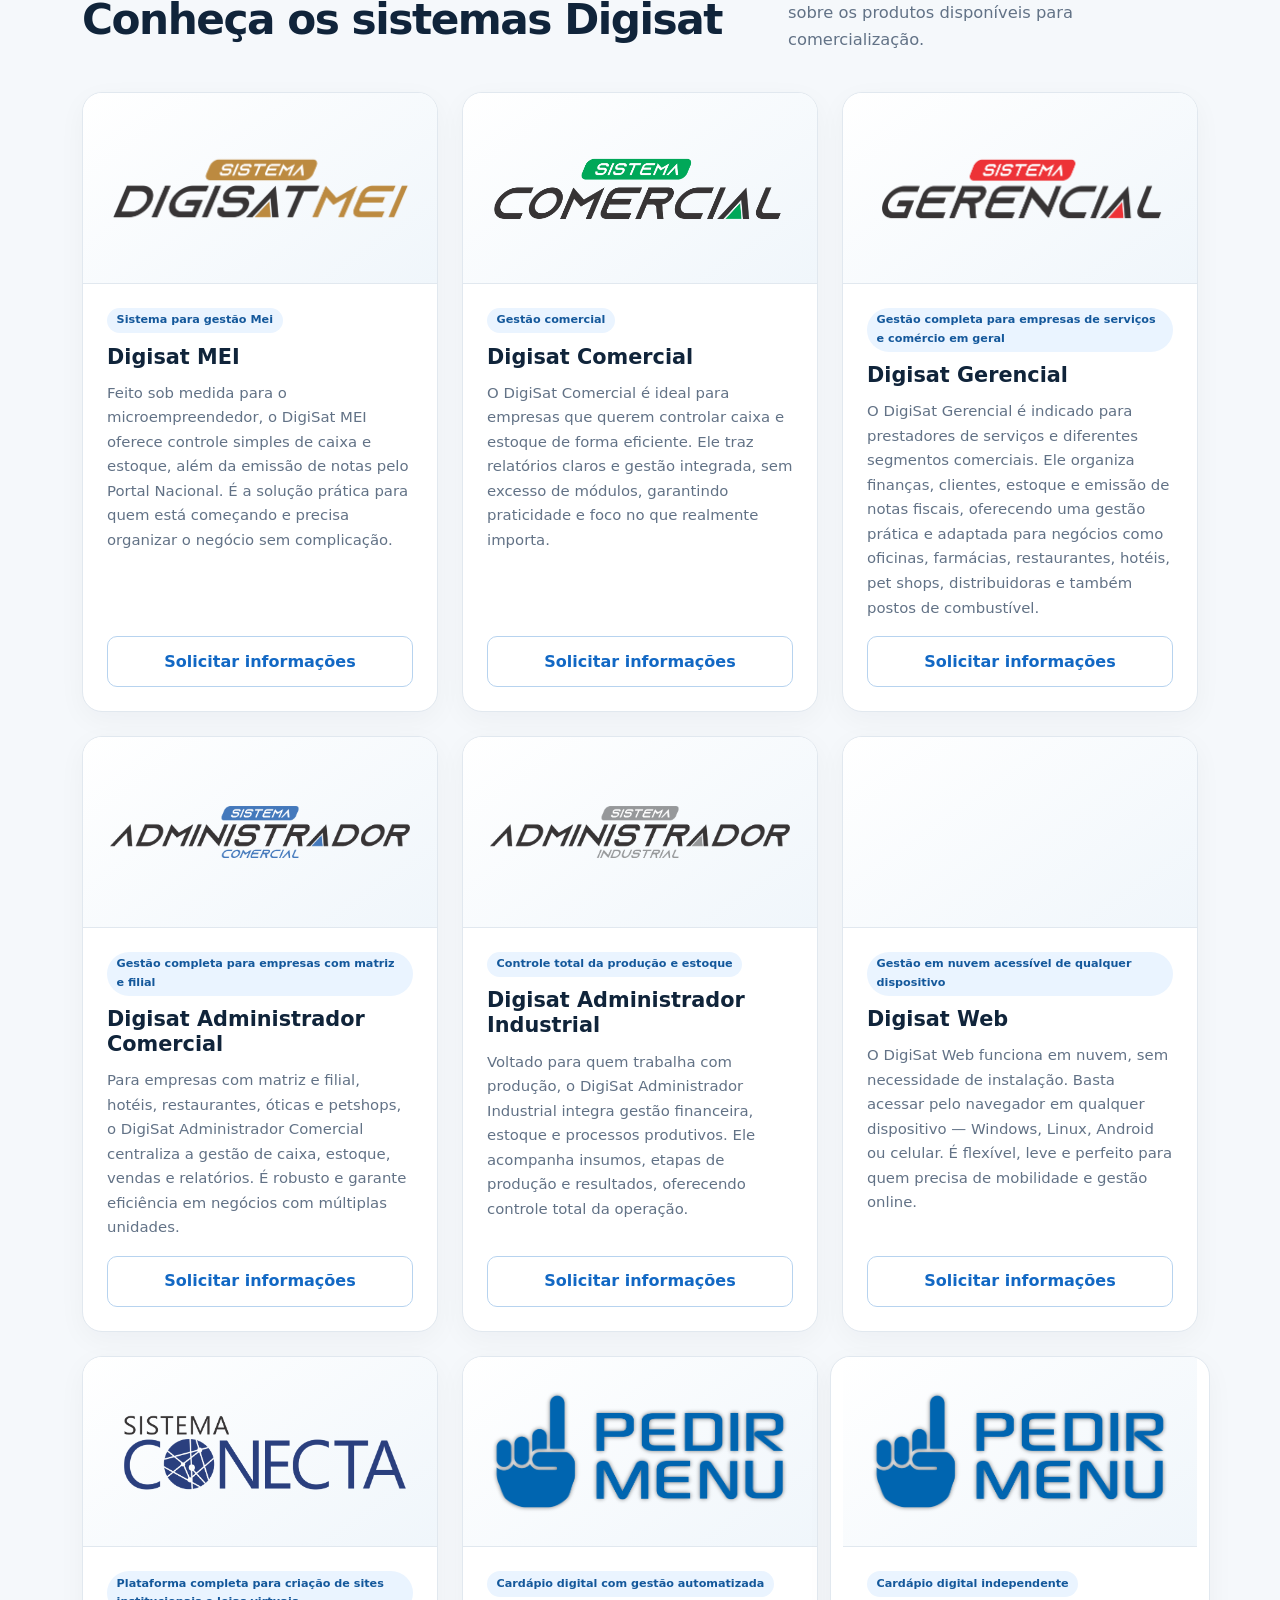
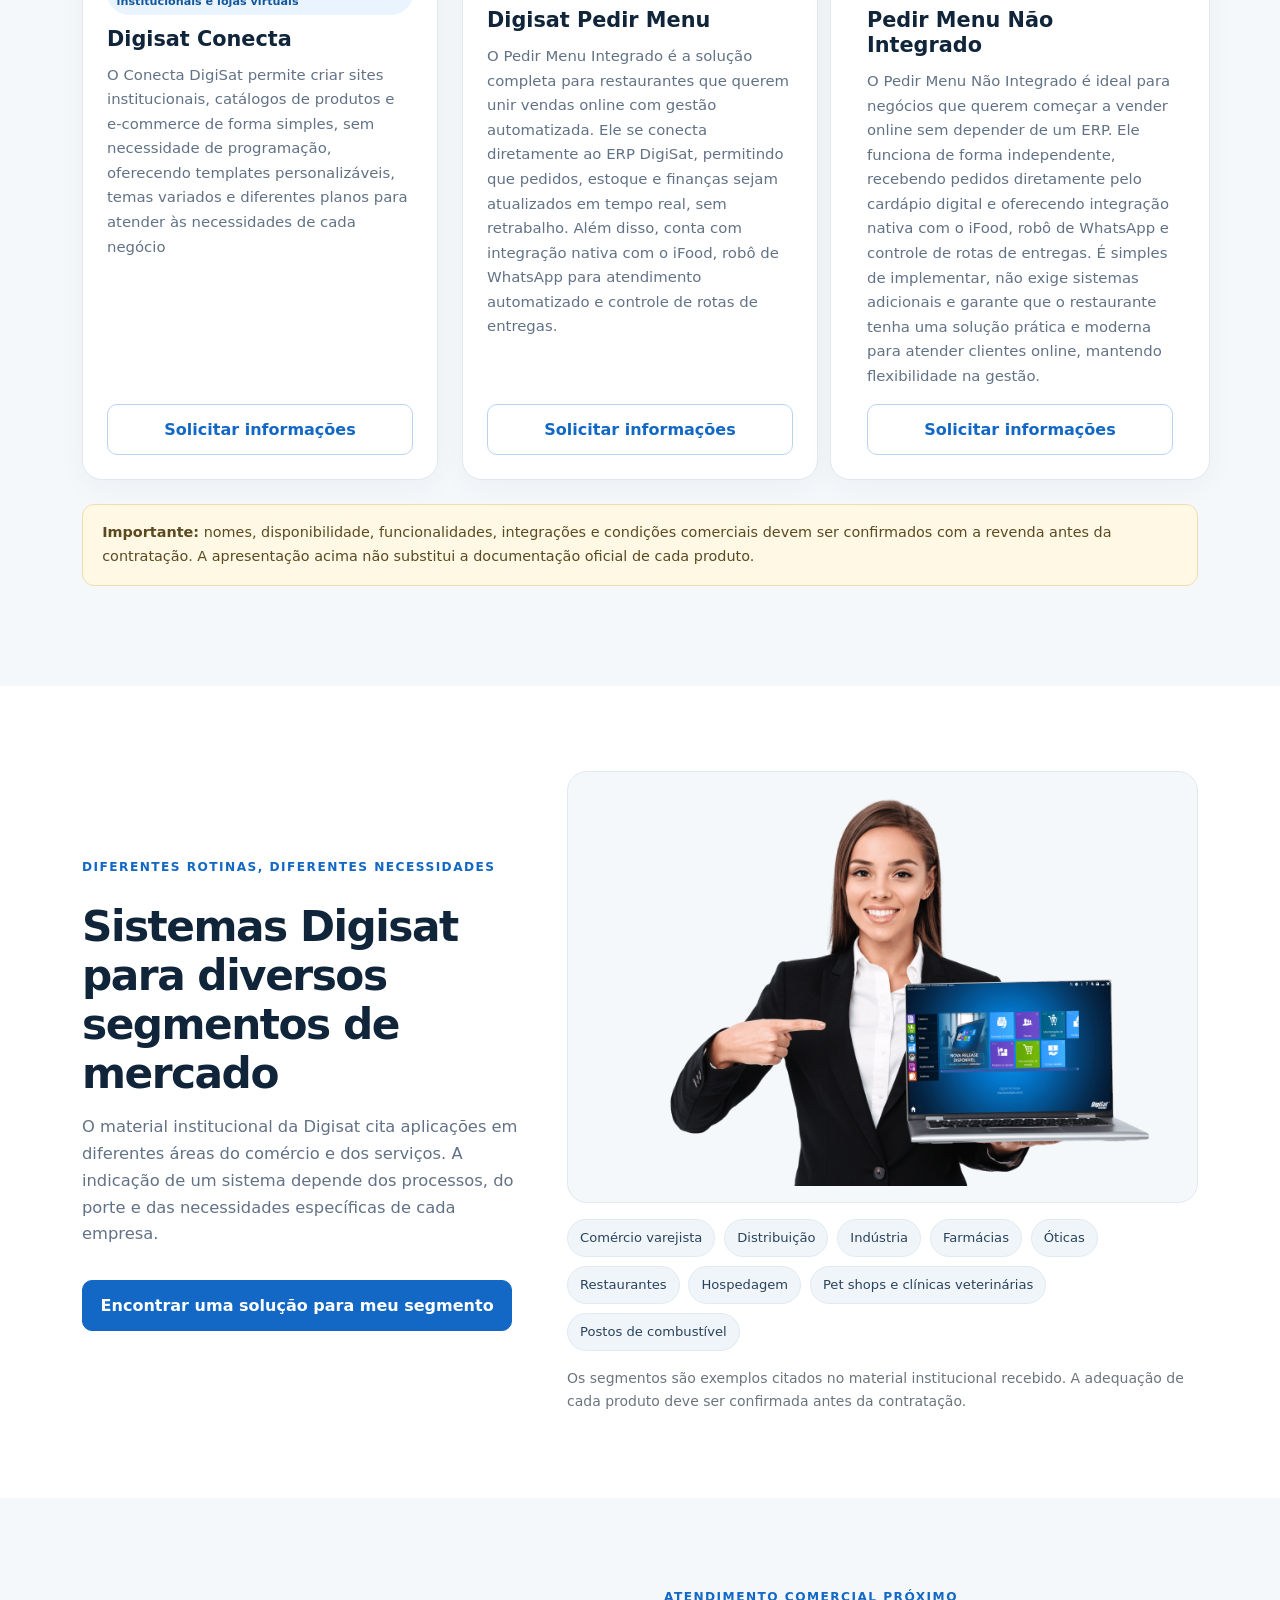
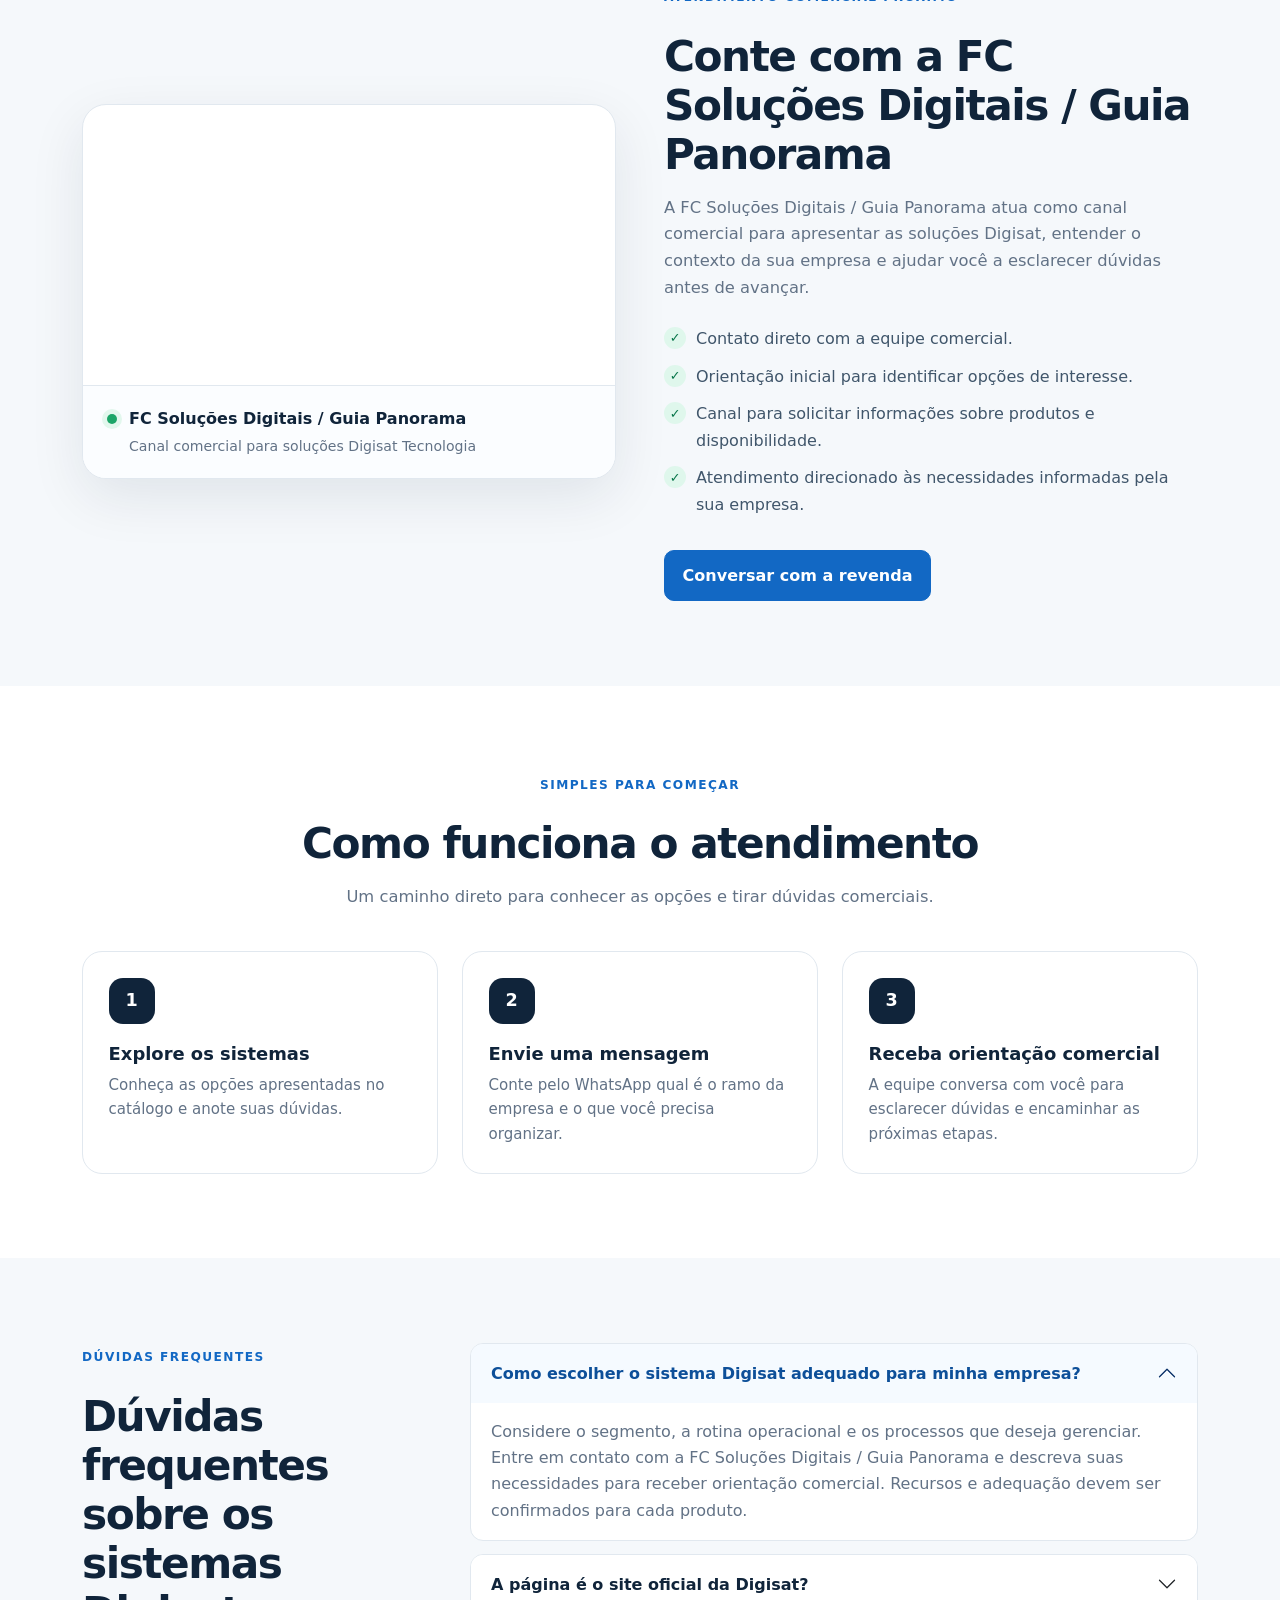
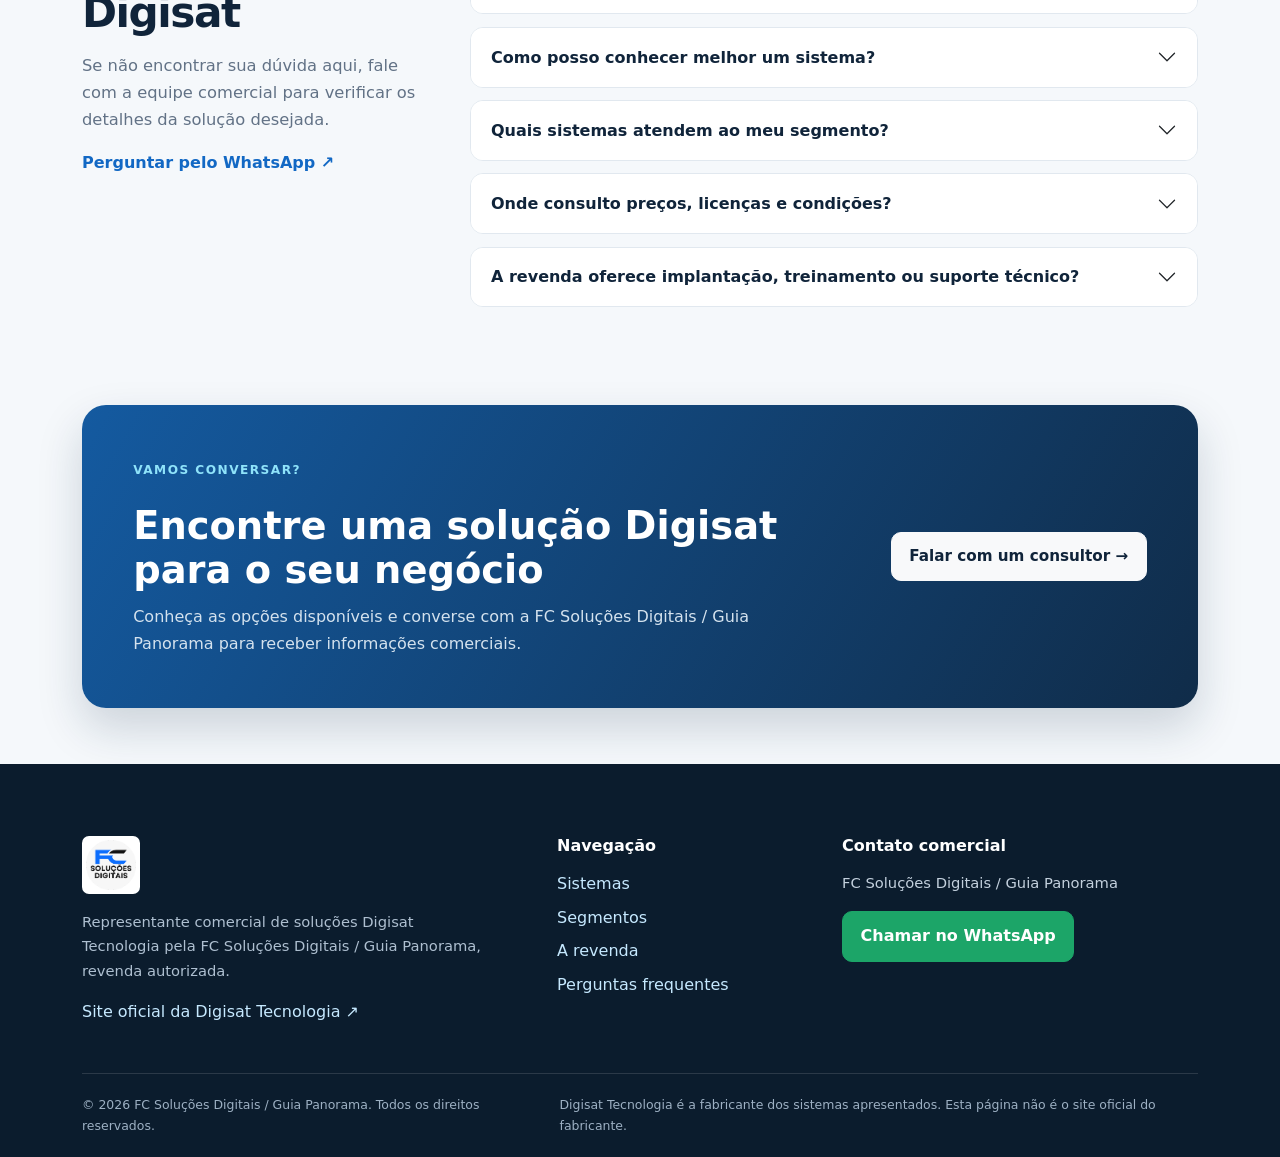
<file: digisat/index.html>
<!doctype html>
<html lang="pt-BR">
  <head>
    <meta charset="utf-8" />
    <meta name="viewport" content="width=device-width, initial-scale=1" />
    <title>Sistemas Digisat para Empresas | FC Soluções Digitais</title>
    <meta
      name="description"
      content="Conheça os sistemas Digisat para gestão comercial e empresarial com a FC Soluções Digitais / Guia Panorama. Consulte opções e fale com a equipe pelo WhatsApp."
    />
    <meta
      name="keywords"
      content="sistemas Digisat, sistema de gestão empresarial Digisat, software de gestão para empresas, sistemas comerciais Digisat, revenda autorizada Digisat, sistema para comércio"
    />
    <meta name="robots" content="index,follow" />
    <link rel="canonical" href="https://revendadigisat.guiapanorama.com.br/" />
    <meta name="theme-color" content="#10243a" />
    <meta property="og:type" content="website" />
    <meta property="og:locale" content="pt_BR" />
    <meta
      property="og:title"
      content="Sistemas Digisat para Empresas | FC Soluções Digitais"
    />
    <meta
      property="og:description"
      content="Conheça soluções Digisat para empresas, explore o catálogo e solicite orientação comercial à FC Soluções Digitais / Guia Panorama pelo WhatsApp."
    />
    <meta
      property="og:url"
      content="https://revendadigisat.guiapanorama.com.br/"
    />
    <!-- IMAGEM OG: preparar uma versão horizontal 1200x630 com os logos oficiais e uma imagem real de produto. -->
    <meta
      property="og:image"
      content="https://revendadigisat.guiapanorama.com.br/assets/img/logo-fc-guia-panorama.png"
    />
    <meta
      property="og:image:alt"
      content="Soluções de gestão Digisat apresentadas pela FC Soluções Digitais / Guia Panorama"
    />
    <meta name="twitter:card" content="summary_large_image" />
    <meta
      name="twitter:title"
      content="Sistemas Digisat para Empresas | FC Soluções Digitais"
    />
    <meta
      name="twitter:description"
      content="Conheça o catálogo Digisat e converse com a equipe comercial para encontrar uma solução para sua empresa."
    />
    <meta
      name="twitter:image"
      content="https://revendadigisat.guiapanorama.com.br/assets/img/hero-sistemas.png"
    />
    <link rel="icon" href="assets/img/logo-fc-guia-panorama.png" />
    <link rel="preconnect" href="https://cdn.jsdelivr.net" crossorigin="" />
    <link
      href="https://cdn.jsdelivr.net/npm/bootstrap@5.3.3/dist/css/bootstrap.min.css"
      rel="stylesheet"
    />
    <link href="assets/css/style.css" rel="stylesheet" />

    <!-- Dados estruturados para mecanismos de busca. -->
    <script type="application/ld+json">
      {
        "@context": "https://schema.org",
        "@type": "Organization",
        "name": "FC Soluções Digitais",
        "alternateName": "FC Soluções Digitais / Guia Panorama",
        "url": "https://revendadigisat.guiapanorama.com.br/",
        "contactPoint": {
          "@type": "ContactPoint",
          "telephone": "+55-16-98146-5068",
          "contactType": "sales",
          "availableLanguage": "Portuguese"
        }
      }
    </script>

    <!-- Dados estruturados para mecanismos de busca. -->
    <script type="application/ld+json">
      {
        "@context": "https://schema.org",
        "@type": "FAQPage",
        "mainEntity": [
          {
            "@type": "Question",
            "name": "Como escolher o sistema Digisat adequado para minha empresa?",
            "acceptedAnswer": {
              "@type": "Answer",
              "text": "Considere o segmento, a rotina operacional e os processos que deseja gerenciar. Entre em contato com a FC Soluções Digitais / Guia Panorama e descreva suas necessidades para receber orientação comercial. Recursos e adequação devem ser confirmados para cada produto."
            }
          },
          {
            "@type": "Question",
            "name": "A página é o site oficial da Digisat?",
            "acceptedAnswer": {
              "@type": "Answer",
              "text": "Não. Esta é uma página comercial da FC Soluções Digitais / Guia Panorama, que atua como revenda autorizada. Para informações institucionais do fabricante, visite o site oficial da Digisat Tecnologia."
            }
          },
          {
            "@type": "Question",
            "name": "Como posso conhecer melhor um sistema?",
            "acceptedAnswer": {
              "@type": "Answer",
              "text": "Use o botão de informações no card do produto ou o contato geral da página. A mensagem inicial ajuda a equipe a identificar qual solução despertou seu interesse."
            }
          },
          {
            "@type": "Question",
            "name": "Quais sistemas atendem ao meu segmento?",
            "acceptedAnswer": {
              "@type": "Answer",
              "text": "A adequação depende do segmento e dos processos da empresa. Entre em contato informando sua área de atuação e confirme com a equipe quais produtos e recursos estão disponíveis."
            }
          },
          {
            "@type": "Question",
            "name": "Onde consulto preços, licenças e condições?",
            "acceptedAnswer": {
              "@type": "Answer",
              "text": "Essas informações não são fixadas nesta página. Solicite uma cotação pelo WhatsApp para confirmar disponibilidade, preços, licenças e condições comerciais vigentes."
            }
          },
          {
            "@type": "Question",
            "name": "A revenda oferece implantação, treinamento ou suporte técnico?",
            "acceptedAnswer": {
              "@type": "Answer",
              "text": "Sim a revenda faz a implantação, atualização, treinamento e suporte técnico humanizado, mas a disponibilidade e os detalhes de cada serviço devem ser confirmados com a equipe antes da contratação."
            }
          }
        ]
      }
    </script>
    <link rel="stylesheet" href="assets/css/consent.css" />
  </head>
  <body>
    <a class="skip-link" href="#conteudo">Pular para o conteúdo</a>

    <!-- Cabeçalho da página — site-header. -->
    <header class="site-header sticky-top">
      <!-- Navegação principal — navbar. -->
      <nav
        class="navbar navbar-expand-lg navbar-dark"
        aria-label="Navegação principal"
      >
        <div class="container">
          <a
            class="navbar-brand d-flex align-items-center gap-3"
            href="#inicio"
            aria-label="FC Soluções Digitais — início"
          >
            <!-- IMAGEM: logo oficial da FC Soluções Digitais / Guia Panorama. Arquivo fornecido: assets/img/logo-fc-guia-panorama.png. -->
            <img
              src="assets/img/logo-fc-guia-panorama.png"
              alt="FC Soluções Digitais"
              class="brand-logo"
              width="auto"
              height="auto"
            />
            <span class="brand-divider" aria-hidden="true"></span>
            <span class="brand-caption"
              >Revenda autorizada<br /><strong>Digisat Tecnologia</strong></span
            >
          </a>
          <button
            class="navbar-toggler"
            type="button"
            data-bs-toggle="collapse"
            data-bs-target="#menuPrincipal"
            aria-controls="menuPrincipal"
            aria-expanded="false"
            aria-label="Abrir ou fechar menu"
          >
            <span class="navbar-toggler-icon"></span>
          </button>
          <div class="collapse navbar-collapse" id="menuPrincipal">
            <ul class="navbar-nav ms-auto align-items-lg-center gap-lg-1">
              <li class="nav-item">
                <a class="nav-link" href="#inicio">Início</a>
              </li>
              <li class="nav-item">
                <a class="nav-link" href="#sistemas">Sistemas</a>
              </li>
              <li class="nav-item">
                <a class="nav-link" href="#segmentos">Segmentos</a>
              </li>
              <li class="nav-item">
                <a class="nav-link" href="#revenda">A revenda</a>
              </li>
              <li class="nav-item">
                <a class="nav-link" href="#faq">Dúvidas</a>
              </li>
              <li class="nav-item ms-lg-2">
                <a
                  class="btn btn-whatsapp btn-sm px-3"
                  data-whatsapp="geral"
                  href="https://wa.me/5518991938657?text=Ol%C3%A1%21%20Quero%20saber%20mais%20sobre%20os%20sistemas%20da%20Digisat"
                  target="_blank"
                  rel="noopener noreferrer"
                  >Falar com consultor</a
                >
              </li>
            </ul>
          </div>
        </div>
      </nav>
    </header>

    <!-- Conteúdo principal — conteudo. -->
    <main id="conteudo">
      <!-- apresentação principal. -->
      <section class="hero-section" id="inicio">
        <div class="container py-5">
          <div class="row align-items-center g-5">
            <div class="col-lg-6">
              <span class="eyebrow"
                ><span class="eyebrow-dot"></span> Tecnologia para a gestão do
                seu negócio</span
              >
              <h1 class="display-5 fw-bold mt-3">
                Sistemas de gestão <span>Digisat</span> para sua empresa
              </h1>
              <p class="hero-lead mt-3">
                Conheça as soluções Digisat e encontre uma opção alinhada às
                necessidades da sua empresa. A FC Soluções Digitais / Guia
                Panorama ajuda você a conhecer os sistemas e esclarecer dúvidas
                comerciais.
              </p>
              <div class="d-flex flex-column flex-sm-row gap-3 mt-4">
                <a class="btn btn-primary btn-lg" href="#sistemas"
                  >Conhecer os sistemas <span aria-hidden="true">→</span></a
                >
                <a
                  class="btn btn-outline-light btn-lg"
                  data-whatsapp="geral"
                  href="https://wa.me/5518991938657?text=Ol%C3%A1%21%20Quero%20saber%20qual%20%C3%A9%20o%20sistema%20mais%20adequado%20pra%20minha%20empresa"
                  target="_blank"
                  rel="noopener noreferrer"
                  >Encontrar minha solução</a
                >
              </div>
              <div class="hero-trust mt-4">
                <span class="trust-check" aria-hidden="true">✓</span>
                <p>
                  <strong>Atendimento comercial pela revenda autorizada</strong
                  ><br /><span
                    >Converse com a equipe e informe as necessidades do seu
                    negócio.</span
                  >
                </p>
              </div>
            </div>
            <div class="col-lg-6">
              <div class="hero-visual">
                <!-- IMAGEM REAL DE MATERIAL DE APOIO: composição com telas/sistemas enviada no ZIP. Substitua por versão otimizada se necessário. -->
                <img
                  src="assets/img/hero-sistemas.png"
                  alt="Composição visual de telas de sistemas Digisat"
                  class="hero-image"
                  width="1200"
                  height="900"
                  fetchpriority="high"
                  decoding="async"
                />
                <div class="hero-visual-label">
                  <img
                    src="assets/img/logo-digisat.png"
                    alt="Digisat Tecnologia"
                    width="110"
                    height="40"
                  /><span>Soluções para gestão empresarial</span>
                </div>
              </div>
            </div>
          </div>
        </div>
        <div class="hero-bottom-line" aria-hidden="true"></div>
      </section>

      <!-- Seção de conteúdo (section-pad). -->
      <section class="section-pad intro-section">
        <div class="container">
          <div class="row justify-content-center text-center">
            <div class="col-lg-9">
              <p class="section-kicker">Mais clareza para escolher</p>
              <h2 class="section-title">
                Sistemas de gestão Digisat para a rotina da sua empresa
              </h2>
              <p class="section-copy">
                Da operação comercial a necessidades específicas de diferentes
                segmentos, o portfólio Digisat reúne opções que devem ser
                avaliadas de acordo com a realidade de cada negócio. Explore os
                produtos e fale com a revenda para confirmar recursos,
                disponibilidade e condições comerciais.
              </p>
            </div>
          </div>
          <div class="row g-3 mt-4">
            <div class="col-md-4">
              <div class="value-card">
                <span class="value-icon" aria-hidden="true">01</span>
                <h3>Conheça o portfólio</h3>
                <p>
                  Veja os sistemas apresentados e identifique quais despertam
                  interesse para sua empresa.
                </p>
              </div>
            </div>
            <div class="col-md-4">
              <div class="value-card">
                <span class="value-icon" aria-hidden="true">02</span>
                <h3>Compare suas necessidades</h3>
                <p>
                  Compartilhe seu segmento e os desafios que deseja organizar ou
                  simplificar.
                </p>
              </div>
            </div>
            <div class="col-md-4">
              <div class="value-card">
                <span class="value-icon" aria-hidden="true">03</span>
                <h3>Converse com a revenda</h3>
                <p>
                  Solicite informações comerciais e confirme os detalhes da
                  solução de interesse.
                </p>
              </div>
            </div>
          </div>
        </div>
      </section>

      <!-- Seção de conteúdo (sistemas). -->
      <section class="section-pad systems-section" id="sistemas">
        <div class="container">
          <div class="section-heading">
            <div>
              <p class="section-kicker">Catálogo de soluções</p>
              <h2 class="section-title">Conheça os sistemas Digisat</h2>
            </div>
            <p class="section-copy">
              Consulte as opções abaixo e peça informações sobre os produtos
              disponíveis para comercialização.
            </p>
          </div>
          <div class="row g-4">
            <div class="col-md-6 col-xl-4">
              <article class="product-card h-100">
                <div class="product-art">
                  <!-- IMAGEM OFICIAL: logo do Digisat MEI fornecido no material de apoio. --><img
                    src="assets/img/digisat-mei.png"
                    alt="Identidade visual do Digisat MEI"
                    loading="lazy"
                    width="400"
                    height="220"
                    decoding="async"
                  />
                </div>
                <div class="product-body d-flex flex-column h-100">
                  <span class="product-tag">Sistema para gestão Mei</span>
                  <h3>Digisat MEI</h3>
                  <p>
                    Feito sob medida para o microempreendedor, o DigiSat MEI
                    oferece controle simples de caixa e estoque, além da emissão
                    de notas pelo Portal Nacional. É a solução prática para quem
                    está começando e precisa organizar o negócio sem
                    complicação.
                  </p>
                  <a
                    class="btn btn-outline-primary w-100 mt-auto"
                    data-product="Digisat MEI"
                    href="https://wa.me/5518991938657?text=Ol%C3%A1%21%20Conheci%20o%20Digisat%20MEI%20pelo%20cat%C3%A1logo%20da%20FC%20Solu%C3%A7%C3%B5es%20Digitais%20%2F%20Guia%20Panorama%20e%20gostaria%20de%20receber%20informa%C3%A7%C3%B5es%20sobre%20essa%20solu%C3%A7%C3%A3o."
                    target="_blank"
                    rel="noopener noreferrer"
                    >Solicitar informações</a
                  >
                </div>
              </article>
            </div>
            <div class="col-md-6 col-xl-4">
              <article class="product-card h-100">
                <div class="product-art">
                  <!-- IMAGEM OFICIAL: logo do Digisat Comercial fornecido no material de apoio. --><img
                    src="assets/img/digisat-comercial.png"
                    alt="Identidade visual do Digisat Comercial"
                    loading="lazy"
                    width="400"
                    height="220"
                    decoding="async"
                  />
                </div>
                <div class="product-body d-flex flex-column h-100">
                  <span class="product-tag">Gestão comercial</span>
                  <h3>Digisat Comercial</h3>
                  <p>
                    O DigiSat Comercial é ideal para empresas que querem
                    controlar caixa e estoque de forma eficiente. Ele traz
                    relatórios claros e gestão integrada, sem excesso de
                    módulos, garantindo praticidade e foco no que realmente
                    importa.
                  </p>
                  <a
                    class="btn btn-outline-primary w-100 mt-auto"
                    data-product="Digisat Comercial"
                    href="https://wa.me/5518991938657?text=Ol%C3%A1%21%20Conheci%20o%20Digisat%20Comercial%20pelo%20cat%C3%A1logo%20da%20FC%20Solu%C3%A7%C3%B5es%20Digitais%20%2F%20Guia%20Panorama%20e%20gostaria%20de%20receber%20informa%C3%A7%C3%B5es%20sobre%20essa%20solu%C3%A7%C3%A3o."
                    target="_blank"
                    rel="noopener noreferrer"
                    >Solicitar informações</a
                  >
                </div>
              </article>
            </div>
            <div class="col-md-6 col-xl-4">
              <article class="product-card h-100">
                <div class="product-art">
                  <!-- IMAGEM OFICIAL: logo do Digisat Gerencial fornecido no material de apoio. --><img
                    src="assets/img/digisat-gerencial.png"
                    alt="Identidade visual do Digisat Gerencial"
                    loading="lazy"
                    width="400"
                    height="220"
                    decoding="async"
                  />
                </div>
                <div class="product-body d-flex flex-column h-100">
                  <span class="product-tag"
                    >Gestão completa para empresas de serviços e comércio em
                    geral</span
                  >
                  <h3>Digisat Gerencial</h3>
                  <p>
                    O DigiSat Gerencial é indicado para prestadores de serviços
                    e diferentes segmentos comerciais. Ele organiza finanças,
                    clientes, estoque e emissão de notas fiscais, oferecendo uma
                    gestão prática e adaptada para negócios como oficinas,
                    farmácias, restaurantes, hotéis, pet shops, distribuidoras e
                    também postos de combustível.
                  </p>
                  <a
                    class="btn btn-outline-primary w-100 mt-auto"
                    data-product="Digisat Gerencial"
                    href="https://wa.me/5518991938657?text=Ol%C3%A1%21%20Conheci%20o%20Digisat%20Gerencial%20pelo%20cat%C3%A1logo%20da%20FC%20Solu%C3%A7%C3%B5es%20Digitais%20%2F%20Guia%20Panorama%20e%20gostaria%20de%20receber%20informa%C3%A7%C3%B5es%20sobre%20essa%20solu%C3%A7%C3%A3o."
                    target="_blank"
                    rel="noopener noreferrer"
                    >Solicitar informações</a
                  >
                </div>
              </article>
            </div>
            <div class="col-md-6 col-xl-4">
              <article class="product-card h-100">
                <div class="product-art">
                  <!-- IMAGEM OFICIAL: identificação do Digisat Administrador / AdmComercial fornecida no ZIP. Confirmar nomenclatura comercial antes da publicação. --><img
                    src="assets/img/digisat-administrador.png"
                    alt="Identidade visual do sistema Digisat Administrador Comercial"
                    loading="lazy"
                    width="400"
                    height="220"
                    decoding="async"
                  />
                </div>
                <div class="product-body d-flex flex-column h-100">
                  <span class="product-tag"
                    >Gestão completa para empresas com matriz e filial</span
                  >
                  <h3>Digisat Administrador Comercial</h3>
                  <p>
                    Para empresas com matriz e filial, hotéis, restaurantes,
                    óticas e petshops, o DigiSat Administrador Comercial
                    centraliza a gestão de caixa, estoque, vendas e relatórios.
                    É robusto e garante eficiência em negócios com múltiplas
                    unidades.
                  </p>
                  <a
                    class="btn btn-outline-primary w-100 mt-auto"
                    data-product="Digisat Administrador"
                    href="https://wa.me/5518991938657?text=Ol%C3%A1%21%20Tenho%20interesse%20no%20Digisat%20Administrador%20e%20gostaria%20de%20confirmar%20a%20disponibilidade%20e%20receber%20informa%C3%A7%C3%B5es%20comerciais."
                    target="_blank"
                    rel="noopener noreferrer"
                    >Solicitar informações</a
                  >
                </div>
              </article>
            </div>
            <div class="col-md-6 col-xl-4">
              <article class="product-card h-100">
                <div class="product-art">
                  <!-- IMAGEM OFICIAL: logo do Administrador Industrial fornecido no material de apoio. --><img
                    src="assets/img/digisat-administrador-industrial.png"
                    alt="Identidade visual do Digisat Administrador Industrial"
                    loading="lazy"
                    width="400"
                    height="220"
                    decoding="async"
                  />
                </div>
                <div class="product-body d-flex flex-column h-100">
                  <span class="product-tag"
                    >Controle total da produção e estoque</span
                  >
                  <h3>Digisat Administrador Industrial</h3>
                  <p>
                    Voltado para quem trabalha com produção, o DigiSat
                    Administrador Industrial integra gestão financeira, estoque
                    e processos produtivos. Ele acompanha insumos, etapas de
                    produção e resultados, oferecendo controle total da
                    operação.
                  </p>
                  <a
                    class="btn btn-outline-primary w-100 mt-auto"
                    data-product="Digisat Administrador Industrial"
                    href="https://wa.me/5518991938657?text=Ol%C3%A1%21%20Tenho%20interesse%20no%20Digisat%20Administrador%20Industrial%20e%20gostaria%20de%20receber%20informa%C3%A7%C3%B5es%20comerciais%20sobre%20essa%20solu%C3%A7%C3%A3o."
                    target="_blank"
                    rel="noopener noreferrer"
                    >Solicitar informações</a
                  >
                </div>
              </article>
            </div>
            <div class="col-md-6 col-xl-4">
              <article class="product-card h-100">
                <div class="product-art">
                  <!-- IMAGEM OFICIAL: logo do Digisat Web fornecido no material de apoio. --><img
                    src="assets/img/digisat-web.png"
                    alt="Identidade visual do Digisat Web"
                    loading="lazy"
                    width="400"
                    height="220"
                    decoding="async"
                  />
                </div>
                <div class="product-body d-flex flex-column h-100">
                  <span class="product-tag"
                    >Gestão em nuvem acessível de qualquer dispositivo</span
                  >
                  <h3>Digisat Web</h3>
                  <p>
                    O DigiSat Web funciona em nuvem, sem necessidade de
                    instalação. Basta acessar pelo navegador em qualquer
                    dispositivo — Windows, Linux, Android ou celular. É
                    flexível, leve e perfeito para quem precisa de mobilidade e
                    gestão online.
                  </p>
                  <a
                    class="btn btn-outline-primary w-100 mt-auto"
                    data-product="Digisat Web"
                    href="https://wa.me/5518991938657?text=Ol%C3%A1%21%20Conheci%20o%20Digisat%20Web%20pelo%20cat%C3%A1logo%20da%20FC%20Solu%C3%A7%C3%B5es%20Digitais%20%2F%20Guia%20Panorama%20e%20gostaria%20de%20receber%20informa%C3%A7%C3%B5es%20sobre%20essa%20solu%C3%A7%C3%A3o."
                    target="_blank"
                    rel="noopener noreferrer"
                    >Solicitar informações</a
                  >
                </div>
              </article>
            </div>
            <div class="col-md-6 col-xl-4">
              <article class="product-card h-100">
                <div class="product-art">
                  <!-- IMAGEM OFICIAL: logo do Digisat Conecta fornecido no material de apoio. --><img
                    src="assets/img/digisat-conecta.png"
                    alt="Identidade visual do Digisat Conecta"
                    loading="lazy"
                    width="400"
                    height="220"
                    decoding="async"
                  />
                </div>
                <div class="product-body d-flex flex-column h-100">
                  <span class="product-tag"
                    >Plataforma completa para criação de sites institucionais e
                    lojas virtuais</span
                  >
                  <h3>Digisat Conecta</h3>
                  <p>
                    O Conecta DigiSat permite criar sites institucionais,
                    catálogos de produtos e e-commerce de forma simples, sem
                    necessidade de programação, oferecendo templates
                    personalizáveis, temas variados e diferentes planos para
                    atender às necessidades de cada negócio
                  </p>
                  <a
                    class="btn btn-outline-primary w-100 mt-auto"
                    data-product="Digisat Conecta"
                    href="https://wa.me/5518991938657?text=Ol%C3%A1%21%20Conheci%20o%20Digisat%20Conecta%20pelo%20cat%C3%A1logo%20da%20FC%20Solu%C3%A7%C3%B5es%20Digitais%20%2F%20Guia%20Panorama%20e%20gostaria%20de%20receber%20informa%C3%A7%C3%B5es%20sobre%20essa%20solu%C3%A7%C3%A3o."
                    target="_blank"
                    rel="noopener noreferrer"
                    >Solicitar informações</a
                  >
                </div>
              </article>
            </div>
            <div class="col-md-6 col-xl-4">
              <article class="product-card h-100">
                <div class="product-art">
                  <!-- IMAGEM OFICIAL: logo do Digisat Pedir Menu Integrado fornecido no material de apoio. --><img
                    src="assets/img/digisat-pedir-menu.png"
                    alt="Identidade visual do Digisat Pedir Menu Integrado"
                    loading="lazy"
                    width="400"
                    height="220"
                    decoding="async"
                  />
                </div>
                <div class="product-body d-flex flex-column h-100">
                  <span class="product-tag"
                    >Cardápio digital com gestão automatizada</span
                  >
                  <h3>Digisat Pedir Menu</h3>
                  <p>
                    O Pedir Menu Integrado é a solução completa para
                    restaurantes que querem unir vendas online com gestão
                    automatizada. Ele se conecta diretamente ao ERP DigiSat,
                    permitindo que pedidos, estoque e finanças sejam atualizados
                    em tempo real, sem retrabalho. Além disso, conta com
                    integração nativa com o iFood, robô de WhatsApp para
                    atendimento automatizado e controle de rotas de entregas.
                  </p>
                  <a
                    class="btn btn-outline-primary w-100 mt-auto"
                    data-product="Digisat Pedir Menu Integrado"
                    href="https://wa.me/5518991938657?text=Ol%C3%A1%21%20Conheci%20o%20Digisat%20Pedir%20Menu%20Integrado%20pelo%20cat%C3%A1logo%20da%20FC%20Solu%C3%A7%C3%B5es%20Digitais%20%2F%20Guia%20Panorama%20e%20gostaria%20de%20receber%20informa%C3%A7%C3%B5es%20sobre%20essa%20solu%C3%A7%C3%A3o."
                    target="_blank"
                    rel="noopener noreferrer"
                    >Solicitar informações</a
                  >
                </div>
              </article>
            </div>
            <article class="col-md-6 col-xl-4 product-card h-100">
              <div class="product-art">
                <!-- IMAGEM OFICIAL: logo do Pedir Menu Não Integrado fornecido no material de apoio. --><img
                  src="assets/img/digisat-pedir-menu.png"
                  alt="Identidade visual do Digisat Pedir Menu Não Integrado"
                  loading="lazy"
                  width="400"
                  height="220"
                  decoding="async"
                />
              </div>
              <div class="product-body d-flex flex-column h-100">
                <span class="product-tag">Cardápio digital independente</span>
                <h3>Pedir Menu Não Integrado</h3>
                <p>
                  O Pedir Menu Não Integrado é ideal para negócios que querem
                  começar a vender online sem depender de um ERP. Ele funciona
                  de forma independente, recebendo pedidos diretamente pelo
                  cardápio digital e oferecendo integração nativa com o iFood,
                  robô de WhatsApp e controle de rotas de entregas. É simples de
                  implementar, não exige sistemas adicionais e garante que o
                  restaurante tenha uma solução prática e moderna para atender
                  clientes online, mantendo flexibilidade na gestão.
                </p>
                <a
                  class="btn btn-outline-primary w-100 mt-auto"
                  data-product="Pedir Menu Não Integrado"
                  href="https://wa.me/5518991938657?text=Conheci%20o%20Digisat%20Pedir%20Menu%20N%C3%A3o%20Integrado%20%20no%20Cat%C3%A1logo%20da%20FC%20Solu%C3%A7%C3%B5es%20digitais%20%2F%20Guia%20Panorama%20e%20gostaria%20de%20receber%20mais%20informa%C3%A7%C3%B5es%20sobre%20esta%20solu%C3%A7%C3%A3o"
                  target="_blank"
                  rel="noopener noreferrer"
                  >Solicitar informações</a
                >
              </div>
            </article>
          </div>
          <p class="catalog-note mt-4">
            <strong>Importante:</strong> nomes, disponibilidade,
            funcionalidades, integrações e condições comerciais devem ser
            confirmados com a revenda antes da contratação. A apresentação acima
            não substitui a documentação oficial de cada produto.
          </p>
        </div>
      </section>

      <!-- Seção de conteúdo (segmentos). -->
      <section class="section-pad segments-section" id="segmentos">
        <div class="container">
          <div class="row align-items-center g-5">
            <div class="col-lg-5">
              <p class="section-kicker">
                Diferentes rotinas, diferentes necessidades
              </p>
              <h2 class="section-title">
                Sistemas Digisat para diversos segmentos de mercado
              </h2>
              <p class="section-copy">
                O material institucional da Digisat cita aplicações em
                diferentes áreas do comércio e dos serviços. A indicação de um
                sistema depende dos processos, do porte e das necessidades
                específicas de cada empresa.
              </p>
              <a
                class="btn btn-primary mt-3"
                data-whatsapp="segmento"
                href="https://wa.me/5518991938657?text=Ol%C3%A1%21%20Quero%20conversar%20sobre%20um%20sistema%20Digisat%20para%20o%20meu%20segmento%20de%20atua%C3%A7%C3%A3o."
                target="_blank"
                rel="noopener noreferrer"
                >Encontrar uma solução para meu segmento</a
              >
            </div>
            <div class="col-lg-7">
              <!-- IMAGEM OFICIAL DE APOIO: setores atendidos, enviada no ZIP. Verifique legibilidade e atualidade antes de publicar. -->
              <div class="segment-image-wrap">
                <img
                  src="assets/img/banner-setores.png"
                  alt="Material institucional Digisat sobre setores de mercado atendidos"
                  loading="lazy"
                  width="900"
                  height="600"
                  decoding="async"
                />
              </div>
              <div
                class="segment-pills"
                aria-label="Exemplos de segmentos mencionados no material institucional"
              >
                <span>Comércio varejista</span><span>Distribuição</span
                ><span>Indústria</span><span>Farmácias</span><span>Óticas</span
                ><span>Restaurantes</span><span>Hospedagem</span
                ><span>Pet shops e clínicas veterinárias</span
                ><span>Postos de combustível</span>
              </div>
              <p class="small text-secondary mt-3 mb-0">
                Os segmentos são exemplos citados no material institucional
                recebido. A adequação de cada produto deve ser confirmada antes
                da contratação.
              </p>
            </div>
          </div>
        </div>
      </section>

      <!-- Seção de conteúdo (revenda). -->
      <section class="section-pad why-section" id="revenda">
        <div class="container">
          <div class="row align-items-center g-5">
            <div class="col-lg-6 order-lg-2">
              <p class="section-kicker">Atendimento comercial próximo</p>
              <h2 class="section-title">
                Conte com a FC Soluções Digitais / Guia Panorama
              </h2>
              <p class="section-copy">
                A FC Soluções Digitais / Guia Panorama atua como canal comercial
                para apresentar as soluções Digisat, entender o contexto da sua
                empresa e ajudar você a esclarecer dúvidas antes de avançar.
              </p>
              <ul class="check-list">
                <li>Contato direto com a equipe comercial.</li>
                <li>
                  Orientação inicial para identificar opções de interesse.
                </li>
                <li>
                  Canal para solicitar informações sobre produtos e
                  disponibilidade.
                </li>
                <li>
                  Atendimento direcionado às necessidades informadas pela sua
                  empresa.
                </li>
              </ul>
              <a
                class="btn btn-primary mt-2"
                data-whatsapp="revenda"
                href="https://wa.me/5518991938657?text=Ol%C3%A1%21%20Gostaria%20de%20conhecer%20as%20solu%C3%A7%C3%B5es%20Digisat%20comercializadas%20pela%20FC%20Solu%C3%A7%C3%B5es%20Digitais%20%2F%20Guia%20Panorama."
                target="_blank"
                rel="noopener noreferrer"
                >Conversar com a revenda</a
              >
            </div>
            <div class="col-lg-6 order-lg-1">
              <div class="dealer-card">
                <!-- IMAGEM: logotipo oficial da revenda fornecido no ZIP. Não substituir por logotipo recriado. -->
                <img
                  src="assets/img/logo-revenda-digisat.png"
                  alt="Identificação visual da revenda Digisat"
                  loading="lazy"
                  width="500"
                  height="280"
                  decoding="async"
                />
                <div class="dealer-card-footer">
                  <span class="dealer-dot"></span>
                  <div>
                    <strong>FC Soluções Digitais / Guia Panorama</strong>
                    <p>Canal comercial para soluções Digisat Tecnologia</p>
                  </div>
                </div>
              </div>
            </div>
          </div>
        </div>
      </section>

      <!-- Seção de conteúdo (section-pad). -->
      <section class="section-pad steps-section">
        <div class="container">
          <div class="text-center mx-auto section-intro-narrow">
            <p class="section-kicker">Simples para começar</p>
            <h2 class="section-title">Como funciona o atendimento</h2>
            <p class="section-copy">
              Um caminho direto para conhecer as opções e tirar dúvidas
              comerciais.
            </p>
          </div>
          <div class="row g-4 mt-3">
            <div class="col-md-4">
              <div class="step-card">
                <span>1</span>
                <h3>Explore os sistemas</h3>
                <p>
                  Conheça as opções apresentadas no catálogo e anote suas
                  dúvidas.
                </p>
              </div>
            </div>
            <div class="col-md-4">
              <div class="step-card">
                <span>2</span>
                <h3>Envie uma mensagem</h3>
                <p>
                  Conte pelo WhatsApp qual é o ramo da empresa e o que você
                  precisa organizar.
                </p>
              </div>
            </div>
            <div class="col-md-4">
              <div class="step-card">
                <span>3</span>
                <h3>Receba orientação comercial</h3>
                <p>
                  A equipe conversa com você para esclarecer dúvidas e
                  encaminhar as próximas etapas.
                </p>
              </div>
            </div>
          </div>
        </div>
      </section>

      <!-- perguntas frequentes. -->
      <section class="section-pad faq-section" id="faq">
        <div class="container">
          <div class="row g-5">
            <div class="col-lg-4">
              <p class="section-kicker">Dúvidas frequentes</p>
              <h2 class="section-title">
                Dúvidas frequentes sobre os sistemas Digisat
              </h2>
              <p class="section-copy">
                Se não encontrar sua dúvida aqui, fale com a equipe comercial
                para verificar os detalhes da solução desejada.
              </p>
              <a
                class="text-link"
                data-whatsapp="faq"
                href="https://wa.me/5518991938657?text=Ol%C3%A1%21%20Tenho%20d%C3%BAvidas%20sobre%20os%20sistemas%20Digisat%20e%20gostaria%20de%20conversar%20com%20a%20equipe%20comercial."
                target="_blank"
                rel="noopener noreferrer"
                >Perguntar pelo WhatsApp ↗</a
              >
            </div>
            <div class="col-lg-8">
              <div class="accordion faq-accordion" id="faqAccordion">
                <div class="accordion-item">
                  <h3 class="accordion-header">
                    <button
                      class="accordion-button"
                      type="button"
                      data-bs-toggle="collapse"
                      data-bs-target="#faq1"
                      aria-expanded="true"
                      aria-controls="faq1"
                    >
                      Como escolher o sistema Digisat adequado para minha
                      empresa?
                    </button>
                  </h3>
                  <div
                    id="faq1"
                    class="accordion-collapse collapse show"
                    data-bs-parent="#faqAccordion"
                  >
                    <div class="accordion-body">
                      Considere o segmento, a rotina operacional e os processos
                      que deseja gerenciar. Entre em contato com a FC Soluções
                      Digitais / Guia Panorama e descreva suas necessidades para
                      receber orientação comercial. Recursos e adequação devem
                      ser confirmados para cada produto.
                    </div>
                  </div>
                </div>
                <div class="accordion-item">
                  <h3 class="accordion-header">
                    <button
                      class="accordion-button collapsed"
                      type="button"
                      data-bs-toggle="collapse"
                      data-bs-target="#faq2"
                      aria-expanded="false"
                      aria-controls="faq2"
                    >
                      A página é o site oficial da Digisat?
                    </button>
                  </h3>
                  <div
                    id="faq2"
                    class="accordion-collapse collapse"
                    data-bs-parent="#faqAccordion"
                  >
                    <div class="accordion-body">
                      Não. Esta é uma página comercial da FC Soluções Digitais /
                      Guia Panorama, que atua como revenda autorizada. Para
                      informações institucionais do fabricante, visite
                      <a
                        href="https://www.digisat.com.br/"
                        target="_blank"
                        rel="noopener noreferrer"
                        >o site oficial da Digisat Tecnologia</a
                      >.
                    </div>
                  </div>
                </div>
                <div class="accordion-item">
                  <h3 class="accordion-header">
                    <button
                      class="accordion-button collapsed"
                      type="button"
                      data-bs-toggle="collapse"
                      data-bs-target="#faq3"
                      aria-expanded="false"
                      aria-controls="faq3"
                    >
                      Como posso conhecer melhor um sistema?
                    </button>
                  </h3>
                  <div
                    id="faq3"
                    class="accordion-collapse collapse"
                    data-bs-parent="#faqAccordion"
                  >
                    <div class="accordion-body">
                      Use o botão de informações no card do produto ou o contato
                      geral da página. A mensagem inicial ajuda a equipe a
                      identificar qual solução despertou seu interesse.
                    </div>
                  </div>
                </div>
                <div class="accordion-item">
                  <h3 class="accordion-header">
                    <button
                      class="accordion-button collapsed"
                      type="button"
                      data-bs-toggle="collapse"
                      data-bs-target="#faq4"
                      aria-expanded="false"
                      aria-controls="faq4"
                    >
                      Quais sistemas atendem ao meu segmento?
                    </button>
                  </h3>
                  <div
                    id="faq4"
                    class="accordion-collapse collapse"
                    data-bs-parent="#faqAccordion"
                  >
                    <div class="accordion-body">
                      A adequação depende do segmento e dos processos da
                      empresa. Entre em contato informando sua área de atuação e
                      confirme com a equipe quais produtos e recursos estão
                      disponíveis.
                    </div>
                  </div>
                </div>
                <div class="accordion-item">
                  <h3 class="accordion-header">
                    <button
                      class="accordion-button collapsed"
                      type="button"
                      data-bs-toggle="collapse"
                      data-bs-target="#faq5"
                      aria-expanded="false"
                      aria-controls="faq5"
                    >
                      Onde consulto preços, licenças e condições?
                    </button>
                  </h3>
                  <div
                    id="faq5"
                    class="accordion-collapse collapse"
                    data-bs-parent="#faqAccordion"
                  >
                    <div class="accordion-body">
                      Essas informações não são fixadas nesta página. Solicite
                      uma cotação pelo WhatsApp para confirmar disponibilidade,
                      preços, licenças e condições comerciais vigentes.
                    </div>
                  </div>
                </div>
                <div class="accordion-item">
                  <h3 class="accordion-header">
                    <button
                      class="accordion-button collapsed"
                      type="button"
                      data-bs-toggle="collapse"
                      data-bs-target="#faq6"
                      aria-expanded="false"
                      aria-controls="faq6"
                    >
                      A revenda oferece implantação, treinamento ou suporte
                      técnico?
                    </button>
                  </h3>
                  <div
                    id="faq6"
                    class="accordion-collapse collapse"
                    data-bs-parent="#faqAccordion"
                  >
                    <div class="accordion-body">
                      Sim a revenda faz a implantação, atualização, treinamento
                      e suporte técnico humanizado, mas a disponibilidade e os
                      detalhes de cada serviço devem ser confirmados com a
                      equipe antes da contratação.
                    </div>
                  </div>
                </div>
              </div>
            </div>
          </div>
        </div>
      </section>

      <!-- contato. -->
      <section class="final-cta" id="contato">
        <div class="container">
          <div class="final-cta-box">
            <div>
              <p class="section-kicker">Vamos conversar?</p>
              <h2>Encontre uma solução Digisat para o seu negócio</h2>
              <p>
                Conheça as opções disponíveis e converse com a FC Soluções
                Digitais / Guia Panorama para receber informações comerciais.
              </p>
            </div>
            <a
              class="btn btn-light btn-lg"
              data-whatsapp="final"
              href="https://wa.me/5518991938657?text=Ol%C3%A1%21%20Quero%20conhecer%20as%20solu%C3%A7%C3%B5es%20Digisat%20e%20receber%20orienta%C3%A7%C3%A3o%20comercial%20para%20minha%20empresa."
              target="_blank"
              rel="noopener noreferrer"
              >Falar com um consultor <span aria-hidden="true">→</span></a
            >
          </div>
        </div>
      </section>
    </main>

    <!-- Rodapé da página — site-footer. -->
    <footer class="site-footer">
      <div class="container">
        <div class="row g-4 py-5">
          <div class="col-lg-5">
            <img
              src="assets/img/logo-fc-guia-panorama.png"
              alt="FC Soluções Digitais"
              class="footer-logo"
              width="auto"
              height="alto"
              loading="lazy"
              decoding="async"
            />
            <p class="footer-description mt-3">
              Representante comercial de soluções Digisat Tecnologia pela FC
              Soluções Digitais / Guia Panorama, revenda autorizada.
            </p>
            <a
              class="footer-link"
              href="https://www.digisat.com.br/"
              target="_blank"
              rel="noopener noreferrer"
              >Site oficial da Digisat Tecnologia ↗</a
            >
          </div>
          <div class="col-6 col-lg-3">
            <h2 class="footer-heading">Navegação</h2>
            <ul class="footer-nav">
              <li><a href="#sistemas">Sistemas</a></li>
              <li><a href="#segmentos">Segmentos</a></li>
              <li><a href="#revenda">A revenda</a></li>
              <li><a href="#faq">Perguntas frequentes</a></li>
            </ul>
          </div>
          <div class="col-6 col-lg-4">
            <h2 class="footer-heading">Contato comercial</h2>
            <p class="footer-contact">FC Soluções Digitais / Guia Panorama</p>
            <p class="footer-contact" hidden=""></p>
            <a
              class="btn btn-whatsapp mt-2"
              data-whatsapp="footer"
              href="https://wa.me/5518991938657?text=Ol%C3%A1%21%20Gostaria%20de%20receber%20informa%C3%A7%C3%B5es%20sobre%20os%20sistemas%20Digisat."
              target="_blank"
              rel="noopener noreferrer"
              >Chamar no WhatsApp</a
            >
          </div>
        </div>
        <div class="footer-bottom">
          <p>
            © <span id="anoAtual">2026</span> FC Soluções Digitais / Guia
            Panorama. Todos os direitos reservados.
          </p>
          <p>
            Digisat Tecnologia é a fabricante dos sistemas apresentados. Esta
            página não é o site oficial do fabricante.
          </p>
        </div>
      </div>
    </footer>

    <a
      class="whatsapp-float"
      data-whatsapp="flutuante"
      href="https://wa.me/5518991938657?text=Ol%C3%A1%21%20Gostaria%20de%20receber%20informa%C3%A7%C3%B5es%20sobre%20os%20sistemas%20Digisat."
      target="_blank"
      rel="noopener noreferrer"
      aria-label="Falar com a equipe comercial pelo WhatsApp"
      style="
        width: 3.5rem;
        height: 3.5rem;
        padding: 0;
        justify-content: center;
        gap: 0;
      "
      ><svg
        aria-hidden="true"
        viewBox="0 0 24 24"
        width="24"
        height="24"
        fill="currentColor"
      >
        <path
          d="M12.04 2a9.93 9.93 0 0 0-8.5 15.06L2 22l5.1-1.5A10 10 0 1 0 12.04 2Zm0 18.2a8.2 8.2 0 0 1-4.18-1.14l-.3-.18-3.03.89.91-2.95-.2-.31A8.18 8.18 0 1 1 12.04 20.2Zm4.5-6.13c-.25-.13-1.48-.73-1.71-.81-.23-.09-.4-.13-.57.13-.17.25-.65.81-.8.98-.15.17-.3.19-.55.06-.25-.13-1.06-.39-2.02-1.25-.75-.67-1.26-1.5-1.41-1.75-.15-.25-.02-.39.11-.52.12-.12.25-.3.38-.45.13-.15.17-.25.25-.42.08-.17.04-.32-.02-.45-.06-.13-.57-1.37-.78-1.88-.2-.49-.41-.42-.57-.43h-.49c-.17 0-.45.06-.68.32-.23.25-.89.87-.89 2.12s.91 2.46 1.04 2.63c.13.17 1.79 2.73 4.33 3.83.6.26 1.07.41 1.44.52.61.19 1.16.16 1.6.1.49-.07 1.48-.61 1.69-1.2.21-.59.21-1.09.15-1.2-.06-.1-.23-.16-.49-.29Z"
        ></path></svg
    ></a>

    <!-- Recurso JavaScript carregado: https://cdn.jsdelivr.net/npm/bootstrap@5.3.3/dist/js/bootstrap.bundle.min.js. -->
    <script
      src="https://cdn.jsdelivr.net/npm/bootstrap@5.3.3/dist/js/bootstrap.bundle.min.js"
      defer=""
    ></script>

    <!-- Recurso JavaScript carregado: assets/js/main.js. -->
    <script src="assets/js/main.js" defer=""></script>

    <!-- Preferências de privacidade: ferramentas opcionais só carregam após o aceite. -->
    <section
      class="gp-consent-banner"
      id="gpConsentBanner"
      role="region"
      aria-label="Preferências de privacidade"
      aria-live="polite"
      hidden
    >
      <div class="gp-consent-copy">
        <strong>Privacidade e cookies</strong>
        <p>
          Registramos sua escolha de consentimento. Recursos opcionais de
          análise e publicidade só serão carregados após sua autorização.
          Consulte nossa
          <a href="https://politicadeprivacidade.guiapanorama.com.br"
            >Política de Privacidade</a
          >
          para saber mais.
        </p>
      </div>
      <div class="gp-consent-actions">
        <button class="gp-consent-reject" id="gpRejectConsent" type="button">
          Rejeitar opcionais
        </button>
        <button class="gp-consent-accept" id="gpAcceptConsent" type="button">
          Aceitar opcionais
        </button>
      </div>
    </section>
    <button class="gp-consent-manage" id="gpManageConsent" type="button" hidden>
      Gerenciar preferências
    </button>

    <script
      src="assets/js/consent.js"
      defer
      data-insights="3ce0377cf62940d29b42bac3c46ca7bc"
      data-pixel="1842976860201505"
    ></script>
  </body>
</html>
</file>
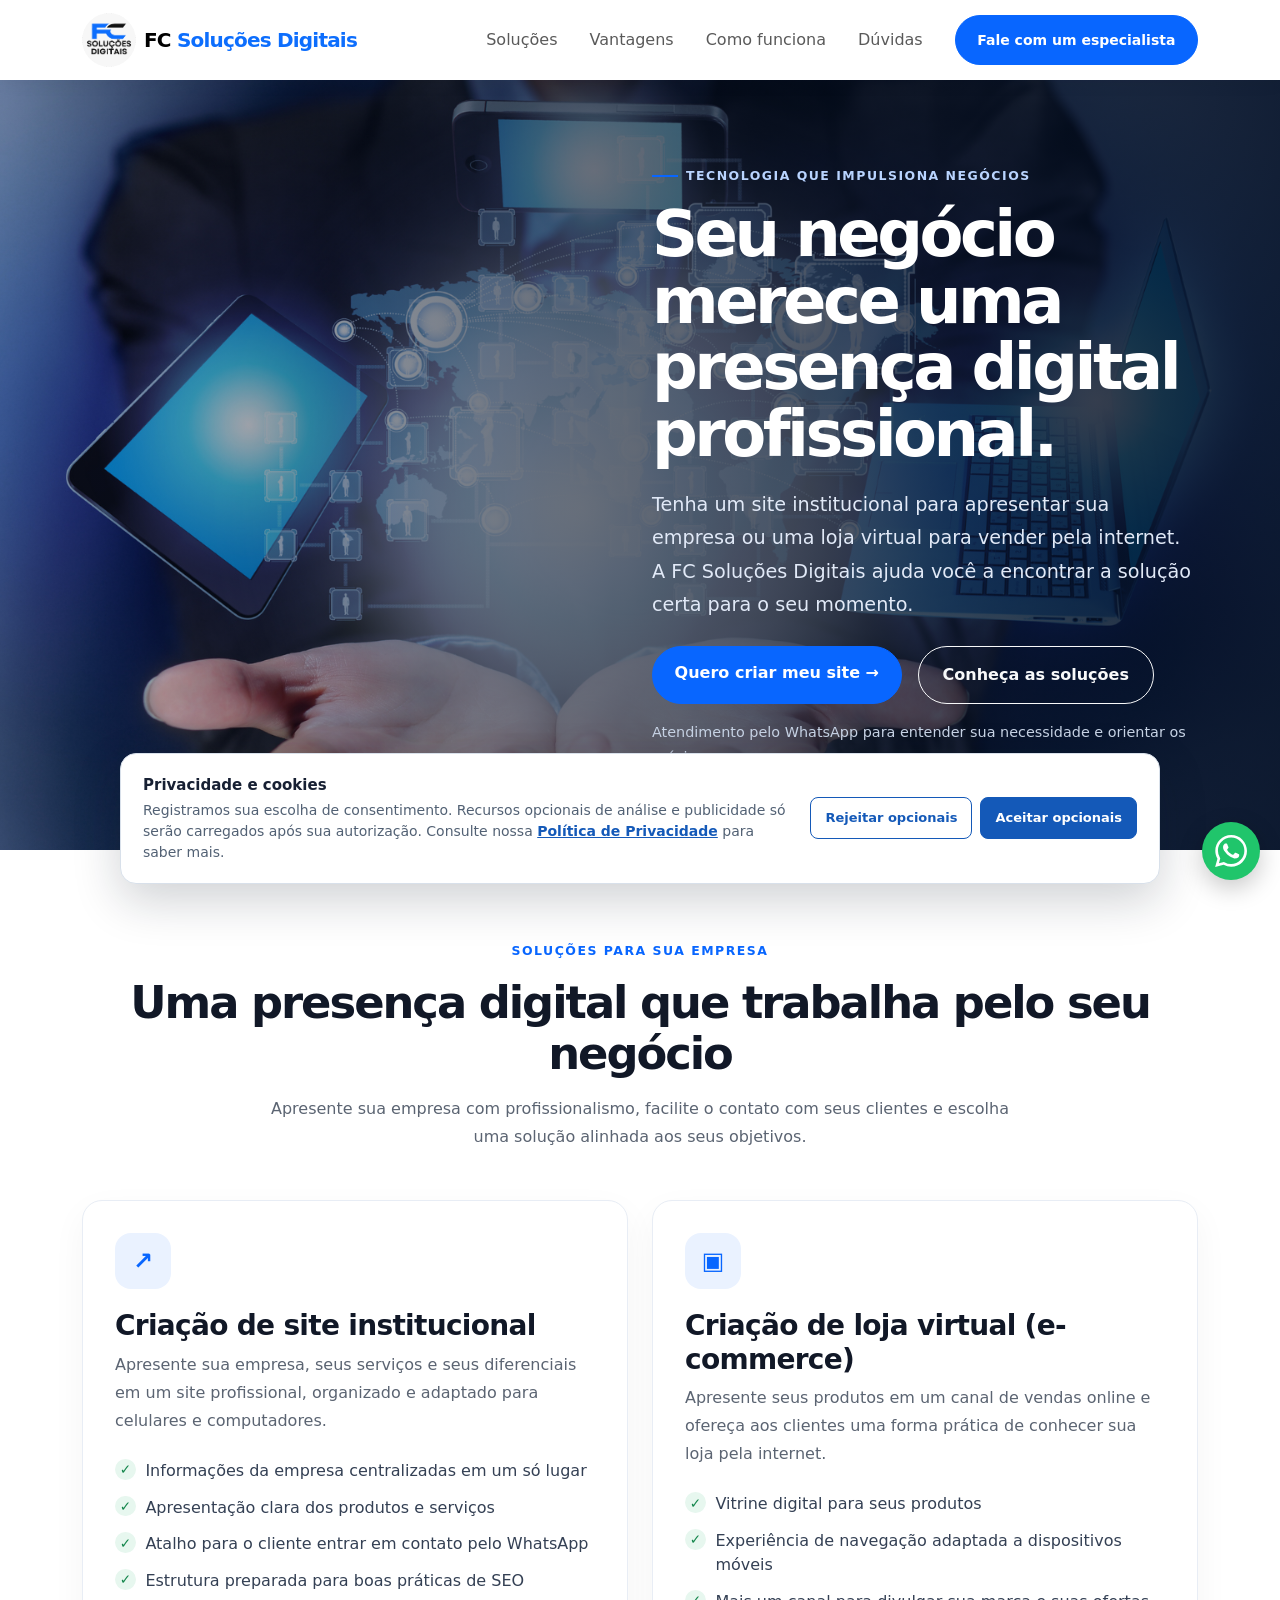
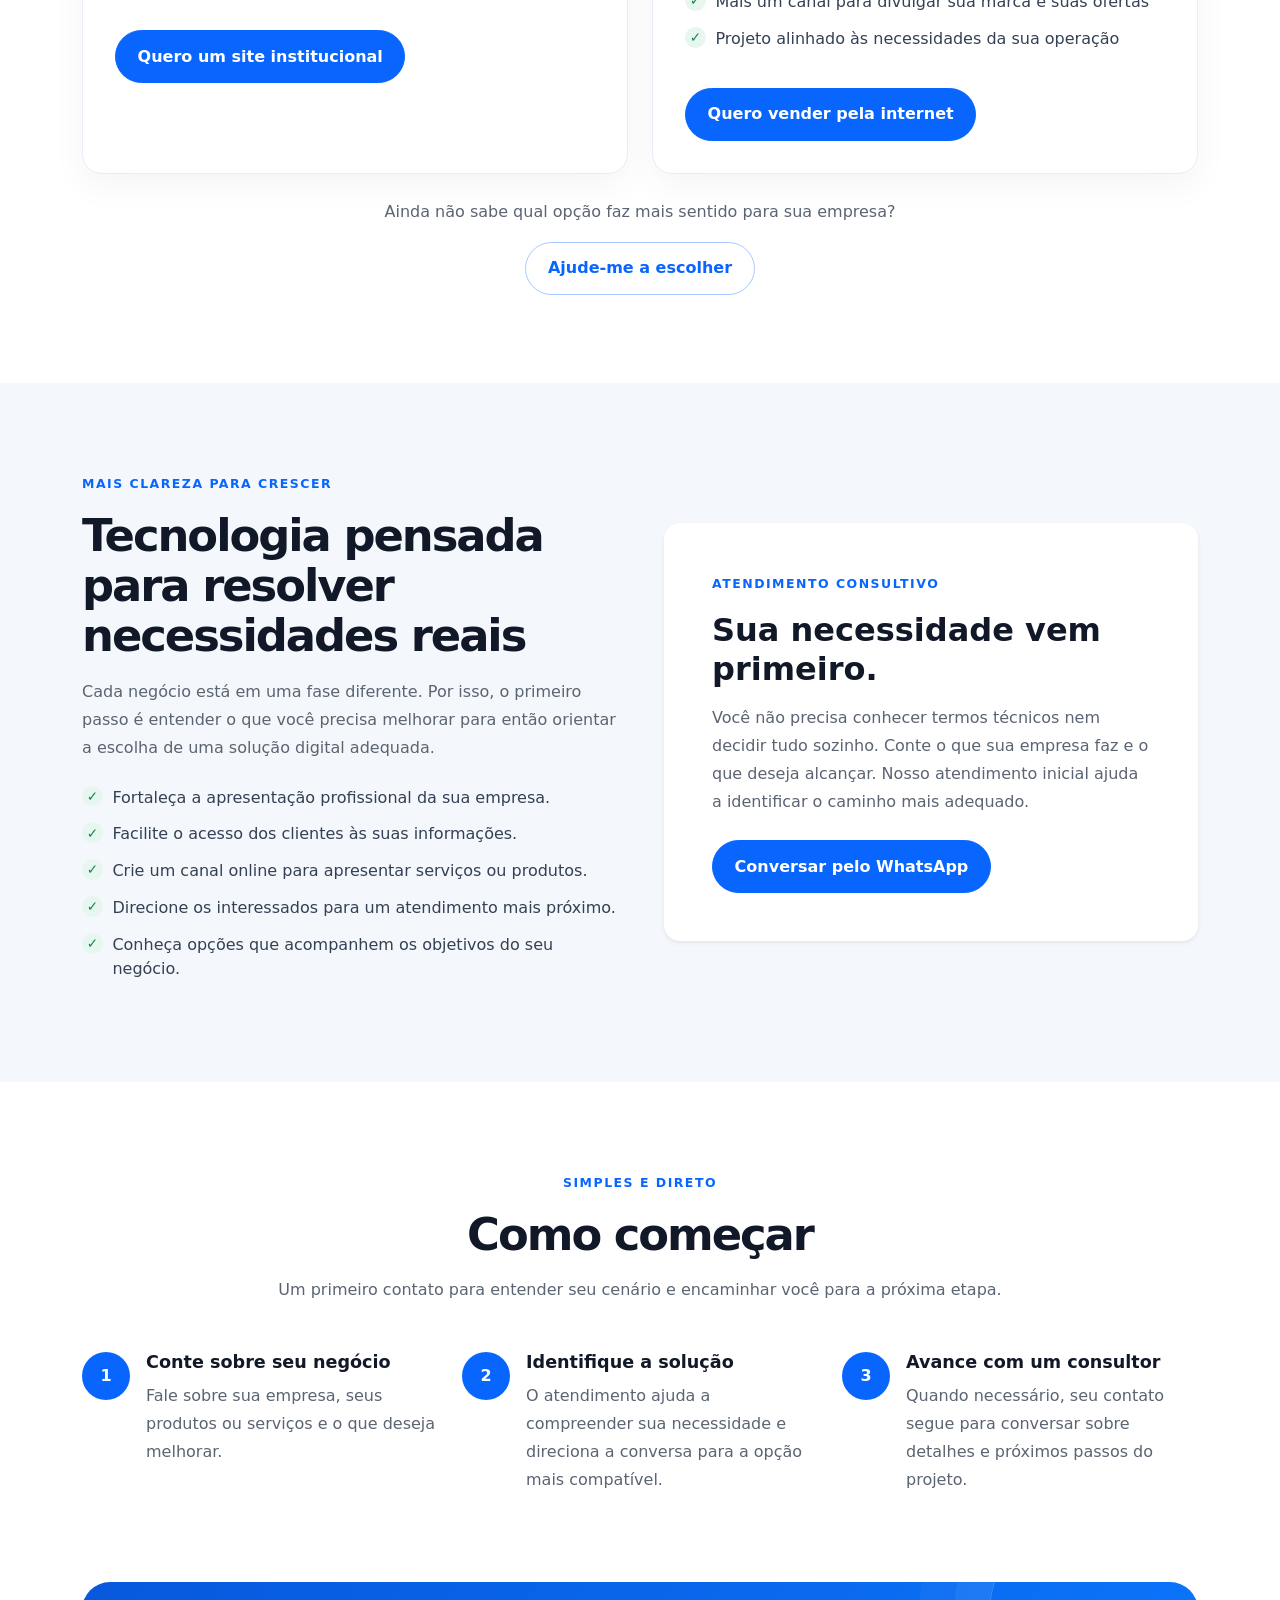
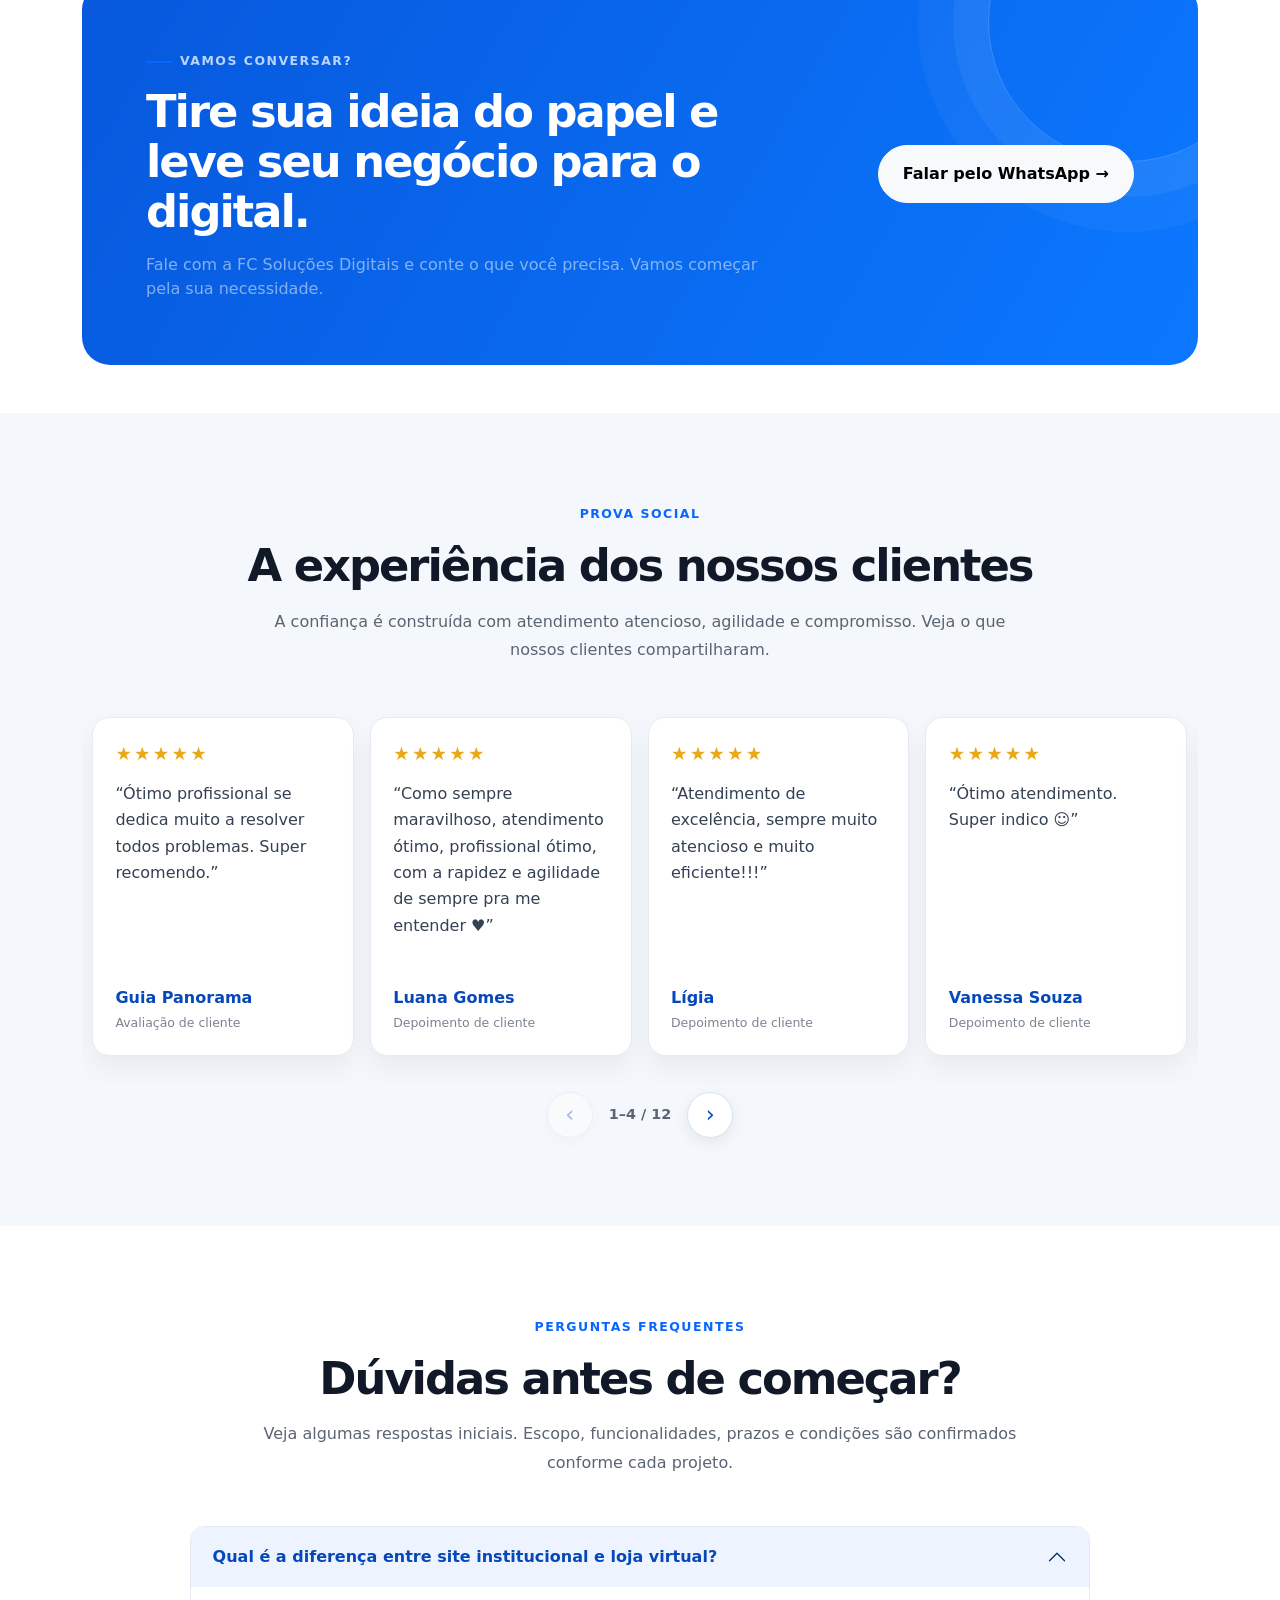
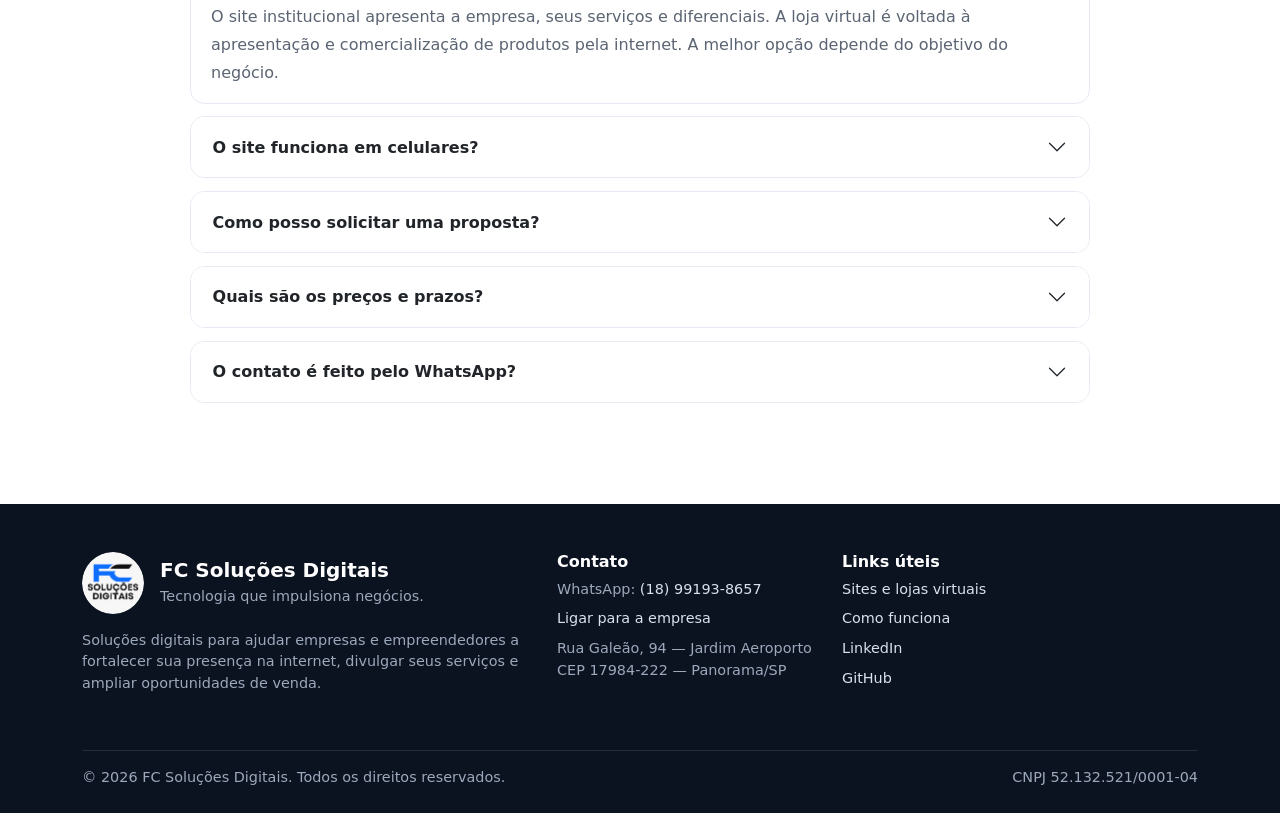
<file: fcsoludig/index.html>
<!doctype html>
<html lang="pt-BR">
  <head>
    <meta charset="utf-8" />
    <meta name="viewport" content="width=device-width, initial-scale=1" />
    <title>Criação de Sites e Lojas Virtuais | FC Soluções Digitais</title>
    <meta
      name="description"
      content="Crie uma presença digital profissional com a FC Soluções Digitais. Desenvolvemos sites institucionais e lojas virtuais para apresentar sua empresa e vender online."
    />
    <meta
      name="keywords"
      content="criação de sites, site institucional, loja virtual, criação de e-commerce, desenvolvimento de sites, FC Soluções Digitais, presença digital"
    />
    <meta name="robots" content="index, follow" />
    <meta name="theme-color" content="#0866ff" />
    <meta property="og:type" content="website" />
    <meta property="og:locale" content="pt_BR" />
    <meta
      property="og:title"
      content="Criação de Sites e Lojas Virtuais | FC Soluções Digitais"
    />
    <meta
      property="og:description"
      content="Sua empresa com presença digital profissional. Conheça soluções para apresentar seu negócio e vender pela internet."
    />
    <meta property="og:image" content="assets/img/capa-facebook2.png" />
    <!-- Substitua pela URL pública definitiva quando publicar o site. -->
    <meta
      property="og:url"
      content="https://fcsolucoesdigitais.guiapanorama.com.br/"
    />
    <link
      rel="canonical"
      href="https://fcsolucoesdigitais.guiapanorama.com.br/"
    />
    <!-- Autor -->
    <meta name="author" content="FC Soluções Digitais - Fernando Coutinho" />
    <link
      rel="icon"
      href="assets/img/fc-solucoes-digitais.png"
      type="image/png"
    />
    <link rel="preconnect" href="https://cdn.jsdelivr.net" crossorigin="" />
    <link
      href="https://cdn.jsdelivr.net/npm/bootstrap@5.3.8/dist/css/bootstrap.min.css"
      rel="stylesheet"
    />
    <link rel="stylesheet" href="assets/css/style.css" />

    <!-- Dados estruturados para mecanismos de busca. -->
    <script type="application/ld+json">
      {
        "@context": "https://schema.org",
        "@type": "Organization",
        "name": "FC Soluções Digitais",
        "url": "https://fcsolucoesdigitais.guiapanorama.com.br/",
        "logo": "https://fcsolucoesdigitais.guiapanorama.com.br/assets/img/fc-solucoes-digitais.png",
        "telephone": "+5516981465068",
        "address": {
          "@type": "PostalAddress",
          "streetAddress": "Rua Galeão, 94 - Jardim Aeroporto",
          "postalCode": "17984-222",
          "addressLocality": "Panorama",
          "addressRegion": "SP",
          "addressCountry": "BR"
        },
        "sameAs": [
          "https://www.linkedin.com/in/fernando-coutinho-6391b9200",
          "https://github.com/soufernandocoutinho"
        ]
      }
    </script>
    <link rel="stylesheet" href="assets/css/consent.css" />
  </head>
  <body>
    <a
      class="visually-hidden-focusable position-absolute top-0 start-0 p-3 bg-white"
      href="#conteudo"
      >Pular para o conteúdo</a
    >

    <!-- Navegação principal — navbar. -->
    <nav
      class="navbar navbar-expand-lg sticky-top"
      aria-label="Navegação principal"
    >
      <div class="container">
        <a
          class="navbar-brand d-flex align-items-center gap-2"
          href="#inicio"
          aria-label="FC Soluções Digitais - início"
        >
          <img
            src="assets/img/fc-solucoes-digitais.png"
            class="brand-logo"
            width="54"
            height="54"
            alt="Logotipo FC Soluções Digitais"
          />
          <span>FC <span class="text-primary">Soluções Digitais</span></span>
        </a>
        <button
          class="navbar-toggler"
          type="button"
          data-bs-toggle="collapse"
          data-bs-target="#menuPrincipal"
          aria-controls="menuPrincipal"
          aria-expanded="false"
          aria-label="Abrir menu"
        >
          <span class="navbar-toggler-icon"></span>
        </button>
        <div class="collapse navbar-collapse" id="menuPrincipal">
          <ul
            class="navbar-nav ms-auto align-items-lg-center gap-lg-3 py-3 py-lg-0"
          >
            <li class="nav-item">
              <a class="nav-link" href="#servicos">Soluções</a>
            </li>
            <li class="nav-item">
              <a class="nav-link" href="#beneficios">Vantagens</a>
            </li>
            <li class="nav-item">
              <a class="nav-link" href="#processo">Como funciona</a>
            </li>
            <li class="nav-item">
              <a class="nav-link" href="#faq">Dúvidas</a>
            </li>
            <li class="nav-item">
              <a
                class="btn btn-fc btn-sm ms-lg-2"
                href="https://wa.me/5518991938657?text=Ol%C3%A1%21%20Quero%20fortalecer%20a%20presen%C3%A7a%20online%20da%20minha%20empresa%20e%20atrair%20mais%20clientes%20pela%20internet.%20Gostaria%20de%20conhecer%20as%20solu%C3%A7%C3%B5es%20dispon%C3%ADveis"
                target="_blank"
                rel="noopener noreferrer"
                >Fale com um especialista</a
              >
            </li>
          </ul>
        </div>
      </div>
    </nav>

    <!-- Conteúdo principal — conteudo. -->
    <main id="conteudo">
      <!-- Cabeçalho da página — inicio. -->
      <header class="hero" id="inicio">
        <div class="container">
          <div class="row">
            <div class="col-lg-7 col-xl-6 ms-lg-auto">
              <div class="hero-copy">
                <span class="eyebrow">Tecnologia que impulsiona negócios</span>
                <h1>Seu negócio merece uma presença digital profissional.</h1>
                <p>
                  Tenha um site institucional para apresentar sua empresa ou uma
                  loja virtual para vender pela internet. A FC Soluções Digitais
                  ajuda você a encontrar a solução certa para o seu momento.
                </p>
                <div class="d-flex flex-column flex-sm-row gap-3 mt-4">
                  <a
                    class="btn btn-fc"
                    href="https://wa.me/5516981465068?text=Quero%20criar%20meu%20site"
                    target="_blank"
                    rel="noopener noreferrer"
                    >Quero criar meu site <span aria-hidden="true">→</span></a
                  >
                  <a
                    class="btn btn-outline-light rounded-pill fw-bold px-4 py-3"
                    href="#servicos"
                    >Conheça as soluções</a
                  >
                </div>
                <p class="hero-note mt-3 mb-0">
                  Atendimento pelo WhatsApp para entender sua necessidade e
                  orientar os próximos passos.
                </p>
              </div>
            </div>
          </div>
        </div>
      </header>

      <!-- serviços e soluções. -->
      <section class="section-pad" id="servicos">
        <div class="container">
          <div class="text-center mx-auto mb-5">
            <span class="section-kicker">Soluções para sua empresa</span>
            <h2 class="section-title mt-3">
              Uma presença digital que trabalha pelo seu negócio
            </h2>
            <p class="section-lead mx-auto mt-3">
              Apresente sua empresa com profissionalismo, facilite o contato com
              seus clientes e escolha uma solução alinhada aos seus objetivos.
            </p>
          </div>
          <div class="row g-4">
            <div class="col-md-6">
              <article class="service-card">
                <div class="service-icon" aria-hidden="true">↗</div>
                <h3>Criação de site institucional</h3>
                <p>
                  Apresente sua empresa, seus serviços e seus diferenciais em um
                  site profissional, organizado e adaptado para celulares e
                  computadores.
                </p>
                <ul class="check-list">
                  <li>Informações da empresa centralizadas em um só lugar</li>
                  <li>Apresentação clara dos produtos e serviços</li>
                  <li>Atalho para o cliente entrar em contato pelo WhatsApp</li>
                  <li>Estrutura preparada para boas práticas de SEO</li>
                </ul>
                <a
                  class="btn btn-fc mt-4"
                  href="https://wa.me/5518991938657?text=Ol%C3%A1!%20Quero%20um%20site%20para%20minha%20empresa"
                  target="_blank"
                  rel="noopener noreferrer"
                  >Quero um site institucional</a
                >
              </article>
            </div>
            <div class="col-md-6">
              <article class="service-card">
                <div class="service-icon" aria-hidden="true">▣</div>
                <h3>Criação de loja virtual (e-commerce)</h3>
                <p>
                  Apresente seus produtos em um canal de vendas online e ofereça
                  aos clientes uma forma prática de conhecer sua loja pela
                  internet.
                </p>
                <ul class="check-list">
                  <li>Vitrine digital para seus produtos</li>
                  <li>
                    Experiência de navegação adaptada a dispositivos móveis
                  </li>
                  <li>Mais um canal para divulgar sua marca e suas ofertas</li>
                  <li>Projeto alinhado às necessidades da sua operação</li>
                </ul>
                <a
                  class="btn btn-fc mt-4"
                  href="https://wa.me/5518991938657?text=Ol%C3%A1!%20Quero%20um%20ecommerce%20para%20minha%20empresa"
                  target="_blank"
                  rel="noopener noreferrer"
                  >Quero vender pela internet</a
                >
              </article>
            </div>
          </div>
          <div class="text-center mt-4">
            <p class="body-muted mb-3">
              Ainda não sabe qual opção faz mais sentido para sua empresa?
            </p>
            <a
              class="btn btn-outline-fc"
              href="https://wa.me/5518991938657?text=Ol%C3%A1%21%20Quero%20fortalecer%20a%20presen%C3%A7a%20online%20da%20minha%20empresa%20e%20atrair%20mais%20clientes%20pela%20internet.%20Gostaria%20de%20conhecer%20as%20solu%C3%A7%C3%B5es%20dispon%C3%ADveis"
              target="_blank"
              rel="noopener noreferrer"
              >Ajude-me a escolher</a
            >
          </div>
        </div>
      </section>

      <!-- benefícios. -->
      <section class="section-pad section-soft" id="beneficios">
        <div class="container">
          <div class="row align-items-center g-5">
            <div class="col-lg-6">
              <span class="section-kicker">Mais clareza para crescer</span>
              <h2 class="section-title mt-3">
                Tecnologia pensada para resolver necessidades reais
              </h2>
              <p class="body-muted mt-3">
                Cada negócio está em uma fase diferente. Por isso, o primeiro
                passo é entender o que você precisa melhorar para então orientar
                a escolha de uma solução digital adequada.
              </p>
              <ul class="check-list">
                <li>Fortaleça a apresentação profissional da sua empresa.</li>
                <li>Facilite o acesso dos clientes às suas informações.</li>
                <li>
                  Crie um canal online para apresentar serviços ou produtos.
                </li>
                <li>
                  Direcione os interessados para um atendimento mais próximo.
                </li>
                <li>
                  Conheça opções que acompanhem os objetivos do seu negócio.
                </li>
              </ul>
            </div>
            <div class="col-lg-6">
              <div class="bg-white rounded-4 p-4 p-md-5 shadow-sm">
                <span class="section-kicker">Atendimento consultivo</span>
                <h3 class="h2 fw-bold mt-3">Sua necessidade vem primeiro.</h3>
                <p class="body-muted mt-3">
                  Você não precisa conhecer termos técnicos nem decidir tudo
                  sozinho. Conte o que sua empresa faz e o que deseja alcançar.
                  Nosso atendimento inicial ajuda a identificar o caminho mais
                  adequado.
                </p>
                <a
                  class="btn btn-fc mt-2"
                  href="https://wa.me/5518991938657?text=Ol%C3%A1%21%20Quero%20fortalecer%20a%20presen%C3%A7a%20online%20da%20minha%20empresa%20e%20atrair%20mais%20clientes%20pela%20internet.%20Gostaria%20de%20conhecer%20as%20solu%C3%A7%C3%B5es%20dispon%C3%ADveis"
                  target="_blank"
                  rel="noopener noreferrer"
                  >Conversar pelo WhatsApp</a
                >
              </div>
            </div>
          </div>
        </div>
      </section>

      <!-- etapas do serviço. -->
      <section class="section-pad" id="processo">
        <div class="container">
          <div class="text-center mx-auto mb-5">
            <span class="section-kicker">Simples e direto</span>
            <h2 class="section-title mt-3">Como começar</h2>
            <p class="section-lead mx-auto mt-3">
              Um primeiro contato para entender seu cenário e encaminhar você
              para a próxima etapa.
            </p>
          </div>
          <div class="row g-4">
            <div class="col-md-4">
              <div class="process-item">
                <div class="process-number">1</div>
                <div>
                  <h3>Conte sobre seu negócio</h3>
                  <p class="body-muted mb-0">
                    Fale sobre sua empresa, seus produtos ou serviços e o que
                    deseja melhorar.
                  </p>
                </div>
              </div>
            </div>
            <div class="col-md-4">
              <div class="process-item">
                <div class="process-number">2</div>
                <div>
                  <h3>Identifique a solução</h3>
                  <p class="body-muted mb-0">
                    O atendimento ajuda a compreender sua necessidade e
                    direciona a conversa para a opção mais compatível.
                  </p>
                </div>
              </div>
            </div>
            <div class="col-md-4">
              <div class="process-item">
                <div class="process-number">3</div>
                <div>
                  <h3>Avance com um consultor</h3>
                  <p class="body-muted mb-0">
                    Quando necessário, seu contato segue para conversar sobre
                    detalhes e próximos passos do projeto.
                  </p>
                </div>
              </div>
            </div>
          </div>
        </div>
      </section>

      <!-- Seção de conteúdo (pb-5). -->
      <section class="pb-5">
        <div class="container">
          <div class="cta-panel">
            <div class="row align-items-center g-4">
              <div class="col-lg-8">
                <span class="eyebrow">Vamos conversar?</span>
                <h2 class="section-title text-white mt-3 mb-3">
                  Tire sua ideia do papel e leve seu negócio para o digital.
                </h2>
                <p class="mb-0 text-white-50">
                  Fale com a FC Soluções Digitais e conte o que você precisa.
                  Vamos começar pela sua necessidade.
                </p>
              </div>
              <div class="col-lg-4 text-lg-end">
                <a
                  class="btn btn-light rounded-pill fw-bold px-4 py-3"
                  href="https://wa.me/5518991938657?text=Ol%C3%A1!%20Quero%20fortalecer%20a%20presen%C3%A7a%20online%20da%20minha%20empresa%20e%20atrair%20mais%20clientes%20pela%20internet.%20Gostaria%20de%20conhecer%20as%20solu%C3%A7%C3%B5es%20dispon%C3%ADveis"
                  target="_blank"
                  rel="noopener noreferrer"
                  >Falar pelo WhatsApp <span aria-hidden="true">→</span></a
                >
              </div>
            </div>
          </div>
        </div>
      </section>

      <!-- Depoimentos reais enviados pela empresa: carrossel responsivo 4/2/1 cards por tela. -->
      <!-- depoimentos. -->
      <section
        class="section-pad section-soft"
        id="depoimentos"
        aria-labelledby="testimonials-title"
      >
        <div class="container">
          <div class="text-center mx-auto">
            <span class="section-kicker">Prova social</span>
            <h2 class="section-title mt-3" id="testimonials-title">
              A experiência dos nossos clientes
            </h2>
            <p class="section-lead mx-auto mt-3">
              A confiança é construída com atendimento atencioso, agilidade e
              compromisso. Veja o que nossos clientes compartilharam.
            </p>
          </div>
          <div class="testimonial-carousel" data-testimonial-carousel="">
            <div
              class="testimonial-viewport"
              id="testimonialViewport"
              tabindex="0"
              aria-label="Carrossel de depoimentos de clientes"
            >
              <div class="testimonial-track" id="testimonialTrack">
                <div class="testimonial-slide">
                  <article class="testimonial-card">
                    <div class="testimonial-stars" aria-label="5 de 5 estrelas">
                      ★★★★★
                    </div>
                    <p class="testimonial-quote">
                      “Ótimo profissional se dedica muito a resolver todos
                      problemas. Super recomendo.”
                    </p>
                    <p class="testimonial-author">Guia Panorama</p>
                    <div class="testimonial-source">Avaliação de cliente</div>
                  </article>
                </div>
                <div class="testimonial-slide">
                  <article class="testimonial-card">
                    <div class="testimonial-stars" aria-label="5 de 5 estrelas">
                      ★★★★★
                    </div>
                    <p class="testimonial-quote">
                      “Como sempre maravilhoso, atendimento ótimo, profissional
                      ótimo, com a rapidez e agilidade de sempre pra me entender
                      ♥”
                    </p>
                    <p class="testimonial-author">Luana Gomes</p>
                    <div class="testimonial-source">Depoimento de cliente</div>
                  </article>
                </div>
                <div class="testimonial-slide">
                  <article class="testimonial-card">
                    <div class="testimonial-stars" aria-label="5 de 5 estrelas">
                      ★★★★★
                    </div>
                    <p class="testimonial-quote">
                      “Atendimento de excelência, sempre muito atencioso e muito
                      eficiente!!!”
                    </p>
                    <p class="testimonial-author">Lígia</p>
                    <div class="testimonial-source">Depoimento de cliente</div>
                  </article>
                </div>
                <div class="testimonial-slide">
                  <article class="testimonial-card">
                    <div class="testimonial-stars" aria-label="5 de 5 estrelas">
                      ★★★★★
                    </div>
                    <p class="testimonial-quote">
                      “Ótimo atendimento. Super indico ☺”
                    </p>
                    <p class="testimonial-author">Vanessa Souza</p>
                    <div class="testimonial-source">Depoimento de cliente</div>
                  </article>
                </div>
                <div class="testimonial-slide">
                  <article class="testimonial-card">
                    <div class="testimonial-stars" aria-label="5 de 5 estrelas">
                      ★★★★★
                    </div>
                    <p class="testimonial-quote">
                      “Exatamente perfeito atendimento”
                    </p>
                    <p class="testimonial-author">Livia Almeida</p>
                    <div class="testimonial-source">Depoimento de cliente</div>
                  </article>
                </div>
                <div class="testimonial-slide">
                  <article class="testimonial-card">
                    <div class="testimonial-stars" aria-label="5 de 5 estrelas">
                      ★★★★★
                    </div>
                    <p class="testimonial-quote">
                      “A explicação do Fernando foi clara e de bom entendimento
                      gostei muito do produto vou tentar”
                    </p>
                    <p class="testimonial-author">Marceline</p>
                    <div class="testimonial-source">Depoimento de cliente</div>
                  </article>
                </div>
                <div class="testimonial-slide">
                  <article class="testimonial-card">
                    <div class="testimonial-stars" aria-label="5 de 5 estrelas">
                      ★★★★★
                    </div>
                    <p class="testimonial-quote">
                      “Um ótimo produto, didática sobre a ferramenta
                      excepcional!”
                    </p>
                    <p class="testimonial-author">João Nunes</p>
                    <div class="testimonial-source">Depoimento de cliente</div>
                  </article>
                </div>
                <div class="testimonial-slide">
                  <article class="testimonial-card">
                    <div class="testimonial-stars" aria-label="5 de 5 estrelas">
                      ★★★★★
                    </div>
                    <p class="testimonial-quote">
                      “Atendimento excelente obrigado”
                    </p>
                    <p class="testimonial-author">
                      Luiz Cláudio Andrade Santos
                    </p>
                    <div class="testimonial-source">Depoimento de cliente</div>
                  </article>
                </div>
                <div class="testimonial-slide">
                  <article class="testimonial-card">
                    <div class="testimonial-stars" aria-label="5 de 5 estrelas">
                      ★★★★★
                    </div>
                    <p class="testimonial-quote">
                      “Muito ágil e eficiente o trabalho. Gratidão”
                    </p>
                    <p class="testimonial-author">
                      Roberto Marques de Albuquerque
                    </p>
                    <div class="testimonial-source">Depoimento de cliente</div>
                  </article>
                </div>
                <div class="testimonial-slide">
                  <article class="testimonial-card">
                    <div class="testimonial-stars" aria-label="5 de 5 estrelas">
                      ★★★★★
                    </div>
                    <p class="testimonial-quote">
                      “Atendimento excelente. Esclareceu perfeitamente minhas
                      dúvidas.”
                    </p>
                    <p class="testimonial-author">Marcela Costa Ribeiro</p>
                    <div class="testimonial-source">Depoimento de cliente</div>
                  </article>
                </div>
                <div class="testimonial-slide">
                  <article class="testimonial-card">
                    <div class="testimonial-stars" aria-label="5 de 5 estrelas">
                      ★★★★★
                    </div>
                    <p class="testimonial-quote">
                      “Excelente atendimento. Fui atendida com cordialidade,
                      clareza nas informações. O profissional demonstrou empatia
                      e disponibilidade em todo o atendimento.”
                    </p>
                    <p class="testimonial-author">Elane Gomes Martins</p>
                    <div class="testimonial-source">Depoimento de cliente</div>
                  </article>
                </div>
                <div class="testimonial-slide">
                  <article class="testimonial-card">
                    <div class="testimonial-stars" aria-label="5 de 5 estrelas">
                      ★★★★★
                    </div>
                    <p class="testimonial-quote">“Ótimo profissional”</p>
                    <p class="testimonial-author">
                      Roberto Marques de Albuquerque
                    </p>
                    <div class="testimonial-source">Depoimento de cliente</div>
                  </article>
                </div>
              </div>
            </div>
            <div
              class="testimonial-controls"
              aria-label="Controles do carrossel"
            >
              <button
                class="testimonial-arrow"
                type="button"
                id="testimonialPrev"
                aria-label="Ver depoimentos anteriores"
                disabled=""
              >
                ‹
              </button>
              <span
                class="testimonial-position"
                id="testimonialPosition"
                aria-live="polite"
                >1–4 / 12</span
              >
              <button
                class="testimonial-arrow"
                type="button"
                id="testimonialNext"
                aria-label="Ver próximos depoimentos"
              >
                ›
              </button>
            </div>
          </div>
        </div>
      </section>

      <!-- perguntas frequentes. -->
      <section class="section-pad faq" id="faq">
        <div class="container">
          <div class="text-center mx-auto mb-5">
            <span class="section-kicker">Perguntas frequentes</span>
            <h2 class="section-title mt-3">Dúvidas antes de começar?</h2>
            <p class="section-lead mx-auto mt-3">
              Veja algumas respostas iniciais. Escopo, funcionalidades, prazos e
              condições são confirmados conforme cada projeto.
            </p>
          </div>
          <div
            class="accordion mx-auto"
            id="faqAccordion"
            style="max-width: 900px"
          >
            <div class="accordion-item">
              <h3 class="accordion-header" id="faqHeadingOne">
                <button
                  class="accordion-button"
                  type="button"
                  data-bs-toggle="collapse"
                  data-bs-target="#faqOne"
                  aria-expanded="true"
                  aria-controls="faqOne"
                >
                  Qual é a diferença entre site institucional e loja virtual?
                </button>
              </h3>
              <div
                id="faqOne"
                class="accordion-collapse collapse show"
                aria-labelledby="faqHeadingOne"
                data-bs-parent="#faqAccordion"
              >
                <div class="accordion-body">
                  O site institucional apresenta a empresa, seus serviços e
                  diferenciais. A loja virtual é voltada à apresentação e
                  comercialização de produtos pela internet. A melhor opção
                  depende do objetivo do negócio.
                </div>
              </div>
            </div>
            <div class="accordion-item">
              <h3 class="accordion-header" id="faqHeadingTwo">
                <button
                  class="accordion-button collapsed"
                  type="button"
                  data-bs-toggle="collapse"
                  data-bs-target="#faqTwo"
                  aria-expanded="false"
                  aria-controls="faqTwo"
                >
                  O site funciona em celulares?
                </button>
              </h3>
              <div
                id="faqTwo"
                class="accordion-collapse collapse"
                aria-labelledby="faqHeadingTwo"
                data-bs-parent="#faqAccordion"
              >
                <div class="accordion-body">
                  A página é planejada com layout responsivo para se adaptar a
                  diferentes tamanhos de tela. Os requisitos específicos do
                  projeto são definidos durante o atendimento.
                </div>
              </div>
            </div>
            <div class="accordion-item">
              <h3 class="accordion-header" id="faqHeadingThree">
                <button
                  class="accordion-button collapsed"
                  type="button"
                  data-bs-toggle="collapse"
                  data-bs-target="#faqThree"
                  aria-expanded="false"
                  aria-controls="faqThree"
                >
                  Como posso solicitar uma proposta?
                </button>
              </h3>
              <div
                id="faqThree"
                class="accordion-collapse collapse"
                aria-labelledby="faqHeadingThree"
                data-bs-parent="#faqAccordion"
              >
                <div class="accordion-body">
                  Entre em contato pelo WhatsApp e explique o que sua empresa
                  precisa. O atendimento inicial vai identificar sua necessidade
                  e, quando apropriado, encaminhar a conversa para um consultor.
                </div>
              </div>
            </div>
            <div class="accordion-item">
              <h3 class="accordion-header" id="faqHeadingFour">
                <button
                  class="accordion-button collapsed"
                  type="button"
                  data-bs-toggle="collapse"
                  data-bs-target="#faqFour"
                  aria-expanded="false"
                  aria-controls="faqFour"
                >
                  Quais são os preços e prazos?
                </button>
              </h3>
              <div
                id="faqFour"
                class="accordion-collapse collapse"
                aria-labelledby="faqHeadingFour"
                data-bs-parent="#faqAccordion"
              >
                <div class="accordion-body">
                  Os valores e prazos dependem do escopo, dos recursos e das
                  necessidades de cada projeto. Entre em contato para alinhar os
                  detalhes antes de contratar.
                </div>
              </div>
            </div>
            <div class="accordion-item">
              <h3 class="accordion-header" id="faqHeadingFive">
                <button
                  class="accordion-button collapsed"
                  type="button"
                  data-bs-toggle="collapse"
                  data-bs-target="#faqFive"
                  aria-expanded="false"
                  aria-controls="faqFive"
                >
                  O contato é feito pelo WhatsApp?
                </button>
              </h3>
              <div
                id="faqFive"
                class="accordion-collapse collapse"
                aria-labelledby="faqHeadingFive"
                data-bs-parent="#faqAccordion"
              >
                <div class="accordion-body">
                  Sim. Os botões desta página direcionam para o WhatsApp
                  comercial da FC Soluções Digitais, onde o atendimento poderá
                  compreender sua necessidade e orientar os próximos passos.
                </div>
              </div>
            </div>
          </div>
        </div>
      </section>
    </main>

    <!-- Rodapé da página — pt-5. -->
    <footer class="pt-5 pb-4">
      <div class="container">
        <div class="row g-4 pb-4">
          <div class="col-lg-5">
            <div class="d-flex align-items-center gap-3 mb-3">
              <img
                src="assets/img/fc-solucoes-digitais.png"
                class="footer-logo"
                width="62"
                height="62"
                alt="Logotipo FC Soluções Digitais"
                loading="lazy"
              />
              <div>
                <h2 class="h5 fw-bold text-white mb-1">FC Soluções Digitais</h2>
                <p class="footer-small mb-0">
                  Tecnologia que impulsiona negócios.
                </p>
              </div>
            </div>
            <p class="footer-small">
              Soluções digitais para ajudar empresas e empreendedores a
              fortalecer sua presença na internet, divulgar seus serviços e
              ampliar oportunidades de venda.
            </p>
          </div>
          <div class="col-sm-6 col-lg-3">
            <h2 class="h6 fw-bold text-white">Contato</h2>
            <p class="footer-small mb-2">
              WhatsApp:
              <a
                href="https://wa.me/5518991938657?text=Ol%C3%A1!%20Quero%20fortalecer%20a%20presen%C3%A7a%20online%20da%20minha%20empresa%20e%20atrair%20mais%20clientes%20pela%20internet.%20Gostaria%20de%20conhecer%20as%20solu%C3%A7%C3%B5es%20dispon%C3%ADveis"
                target="_blank"
                rel="noopener noreferrer"
                >(18) 99193-8657</a
              >
            </p>
            <p class="footer-small mb-2">
              <a href="tel:+5516981465068">Ligar para a empresa</a>
            </p>
            <p class="footer-small mb-0">
              Rua Galeão, 94 — Jardim Aeroporto<br />CEP 17984-222 — Panorama/SP
            </p>
          </div>
          <div class="col-sm-6 col-lg-4">
            <h2 class="h6 fw-bold text-white">Links úteis</h2>
            <ul class="list-unstyled footer-small">
              <li class="mb-2">
                <a href="#servicos">Sites e lojas virtuais</a>
              </li>
              <li class="mb-2"><a href="#processo">Como funciona</a></li>
              <li class="mb-2">
                <a
                  href="https://www.linkedin.com/in/fernando-coutinho-6391b9200"
                  target="_blank"
                  rel="noopener noreferrer"
                  >LinkedIn</a
                >
              </li>
              <li>
                <a
                  href="https://github.com/soufernandocoutinho"
                  target="_blank"
                  rel="noopener noreferrer"
                  >GitHub</a
                >
              </li>
            </ul>
          </div>
        </div>
        <hr class="border-secondary" />
        <div
          class="d-flex flex-column flex-md-row justify-content-between gap-2 footer-small"
        >
          <span
            >© 2026 FC Soluções Digitais. Todos os direitos reservados.</span
          >
          <span>CNPJ 52.132.521/0001-04</span>
        </div>
      </div>
    </footer>

    <a
      class="whatsapp-float"
      href="https://wa.me/5518991938657?text=Ol%C3%A1!%20Quero%20fortalecer%20a%20presen%C3%A7a%20online%20da%20minha%20empresa%20e%20atrair%20mais%20clientes%20pela%20internet.%20Gostaria%20de%20conhecer%20as%20solu%C3%A7%C3%B5es%20dispon%C3%ADveis"
      target="_blank"
      rel="noopener noreferrer"
      aria-label="Fale com a FC Soluções Digitais pelo WhatsApp"
      ><svg
        xmlns="http://www.w3.org/2000/svg"
        viewBox="0 0 24 24"
        width="32"
        height="32"
        fill="currentColor"
        aria-hidden="true"
      >
        <path
          d="M20.52 3.48A11.82 11.82 0 0 0 12.1 0C5.55 0 .22 5.33.22 11.88c0 2.1.55 4.16 1.6 5.97L.12 24l6.3-1.65a11.9 11.9 0 0 0 5.68 1.44h.01c6.55 0 11.88-5.33 11.88-11.88 0-3.17-1.23-6.15-3.47-8.43ZM12.1 21.77h-.01a9.9 9.9 0 0 1-5.04-1.38l-.36-.21-3.74.98 1-3.65-.24-.38a9.86 9.86 0 0 1-1.51-5.25c0-5.47 4.45-9.92 9.91-9.92a9.86 9.86 0 0 1 7.02 2.91 9.86 9.86 0 0 1 2.9 7.03c0 5.47-4.45 9.92-9.93 9.92Zm5.44-7.43c-.3-.15-1.77-.87-2.05-.97-.27-.1-.47-.15-.67.15-.2.3-.77.97-.94 1.17-.17.2-.35.22-.65.07-.3-.15-1.26-.46-2.4-1.48-.89-.79-1.49-1.77-1.66-2.07-.17-.3-.02-.46.13-.61.13-.13.3-.35.45-.52.15-.17.2-.3.3-.5.1-.2.05-.37-.03-.52-.07-.15-.67-1.62-.92-2.22-.24-.58-.49-.5-.67-.51h-.57c-.2 0-.52.08-.79.37-.27.3-1.04 1.02-1.04 2.49s1.07 2.89 1.22 3.09c.15.2 2.1 3.2 5.08 4.48.71.31 1.27.49 1.7.63.72.23 1.37.2 1.89.12.58-.09 1.77-.72 2.02-1.42.25-.7.25-1.3.17-1.42-.07-.12-.27-.2-.57-.35Z"
        ></path></svg
    ></a>
    <!-- Comportamento da página carregado do JavaScript externo. -->
    <script src="assets/js/main.js"></script>

    <!-- Recurso JavaScript carregado: https://cdn.jsdelivr.net/npm/bootstrap@5.3.8/dist/js/bootstrap.bundle.min.js. -->
    <script
      src="https://cdn.jsdelivr.net/npm/bootstrap@5.3.8/dist/js/bootstrap.bundle.min.js"
      defer=""
    ></script>

    <!-- Preferências de privacidade: ferramentas opcionais só carregam após o aceite. -->
    <section
      class="gp-consent-banner"
      id="gpConsentBanner"
      role="region"
      aria-label="Preferências de privacidade"
      aria-live="polite"
      hidden
    >
      <div class="gp-consent-copy">
        <strong>Privacidade e cookies</strong>
        <p>
          Registramos sua escolha de consentimento. Recursos opcionais de
          análise e publicidade só serão carregados após sua autorização.
          Consulte nossa
          <a href="https://politicadeprivacidade.guiapanorama.com.br"
            >Política de Privacidade</a
          >
          para saber mais.
        </p>
      </div>
      <div class="gp-consent-actions">
        <button class="gp-consent-reject" id="gpRejectConsent" type="button">
          Rejeitar opcionais
        </button>
        <button class="gp-consent-accept" id="gpAcceptConsent" type="button">
          Aceitar opcionais
        </button>
      </div>
    </section>
    <button class="gp-consent-manage" id="gpManageConsent" type="button" hidden>
      Gerenciar preferências
    </button>

    <script
      src="assets/js/consent.js"
      defer
      data-insights="3ce0377cf62940d29b42bac3c46ca7bc"
      data-analytics="G-NC7S3VH9HB"
      data-ads="AW-11284364724"
      data-gtm="GTM-KBQLP5TN"
      data-pixel="938743194258280"
    ></script>
  </body>
</html>
</file>
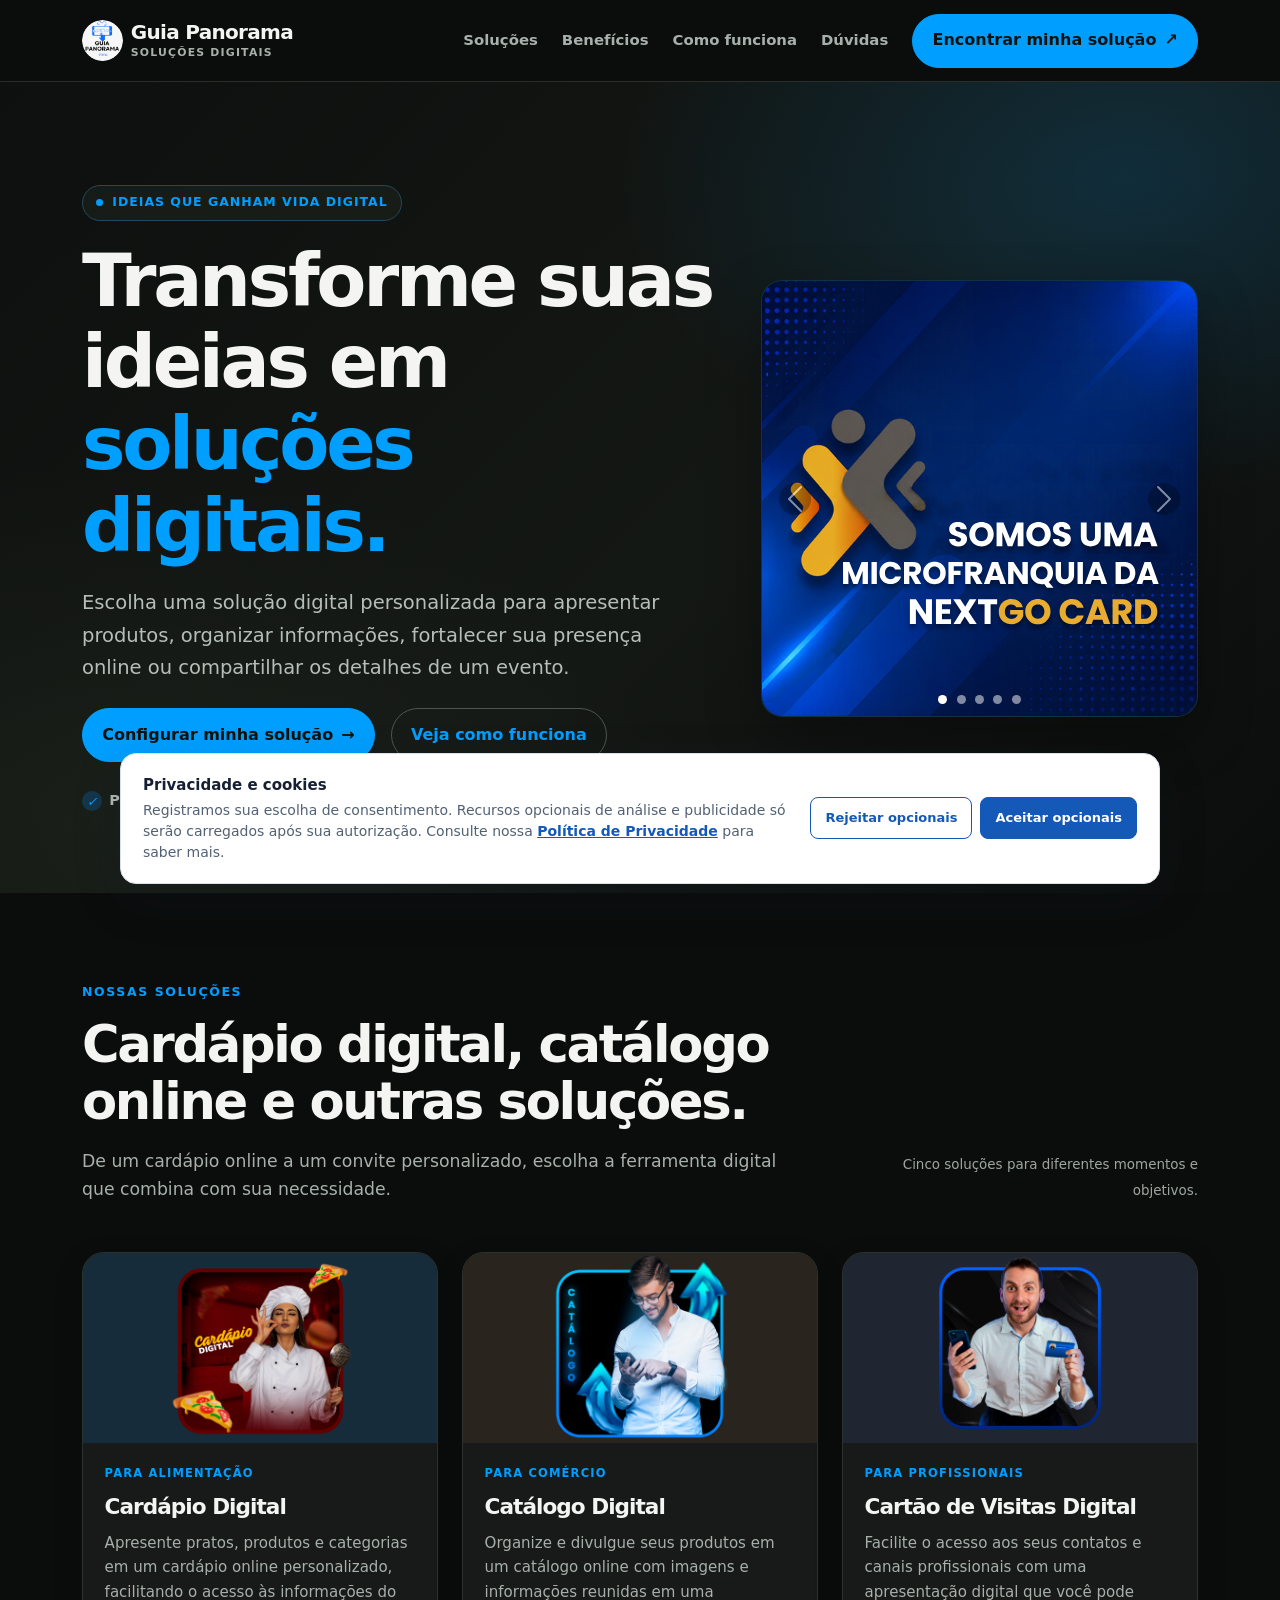
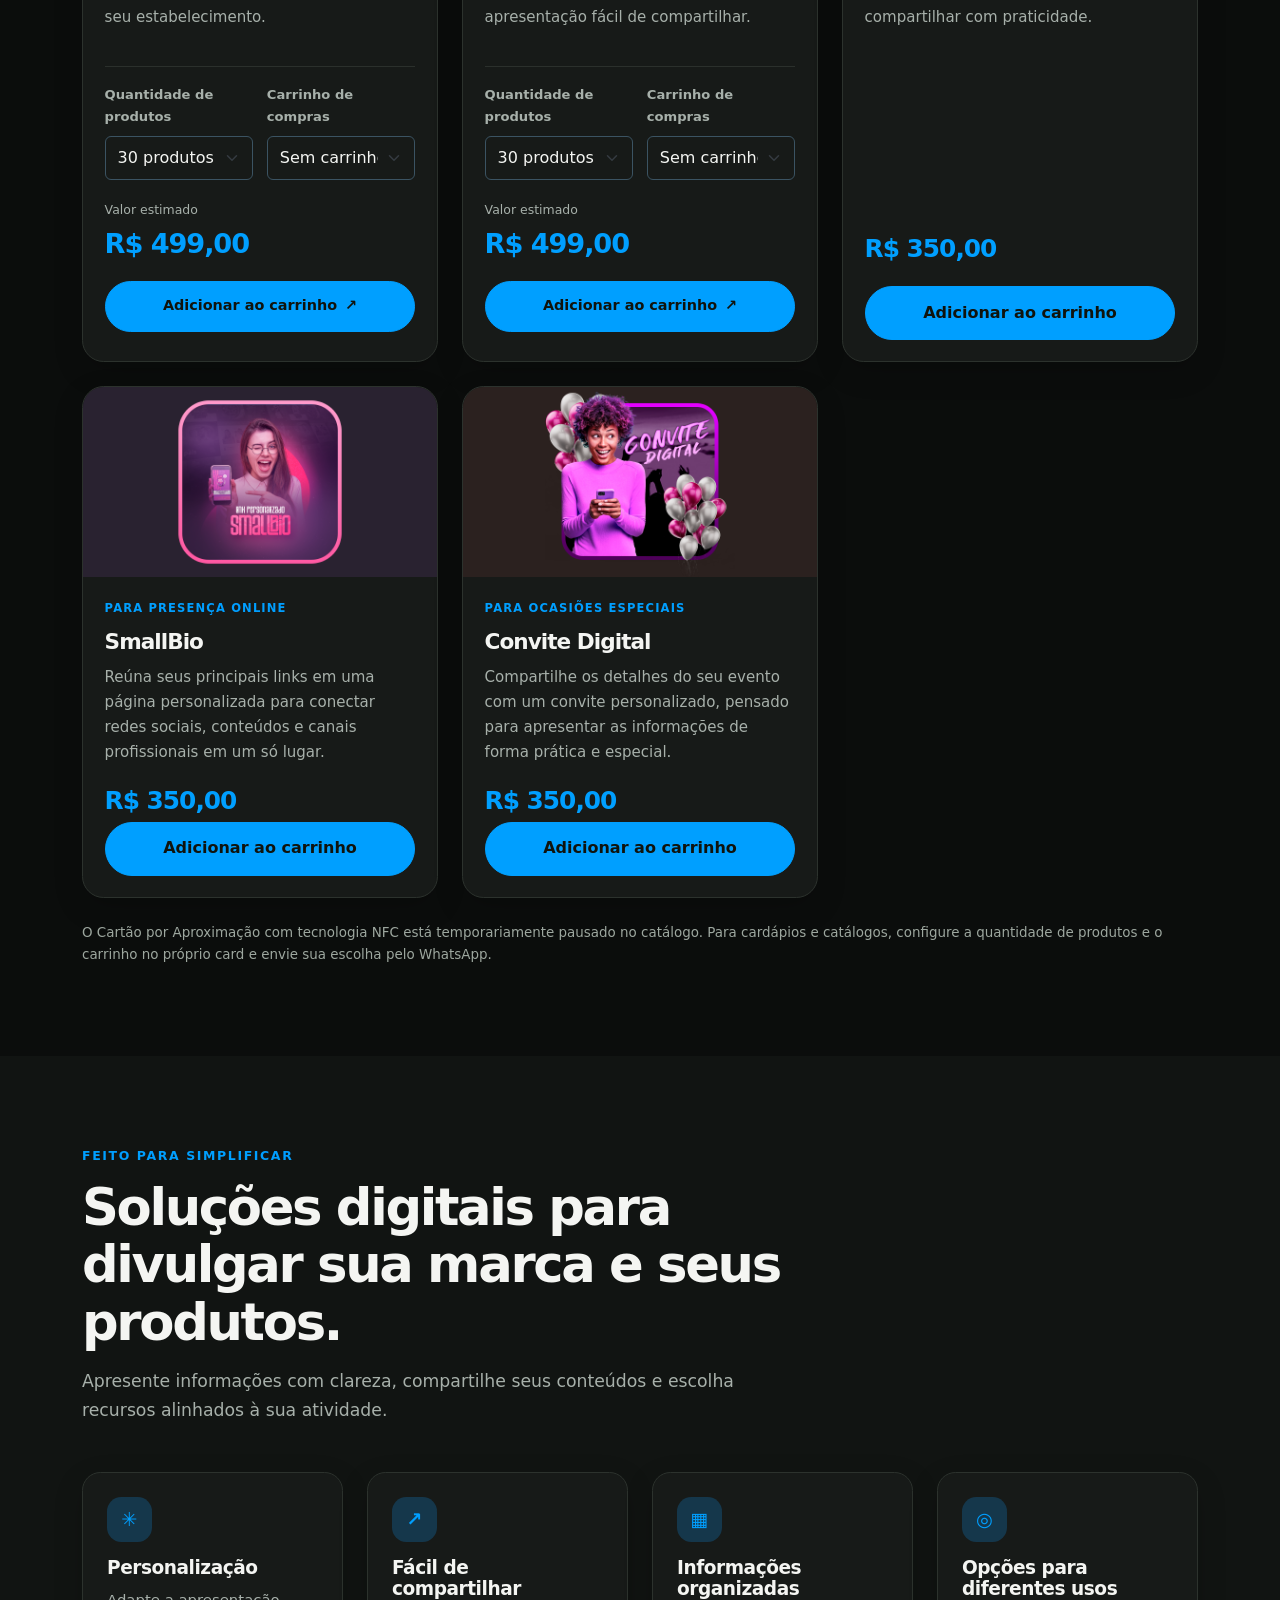
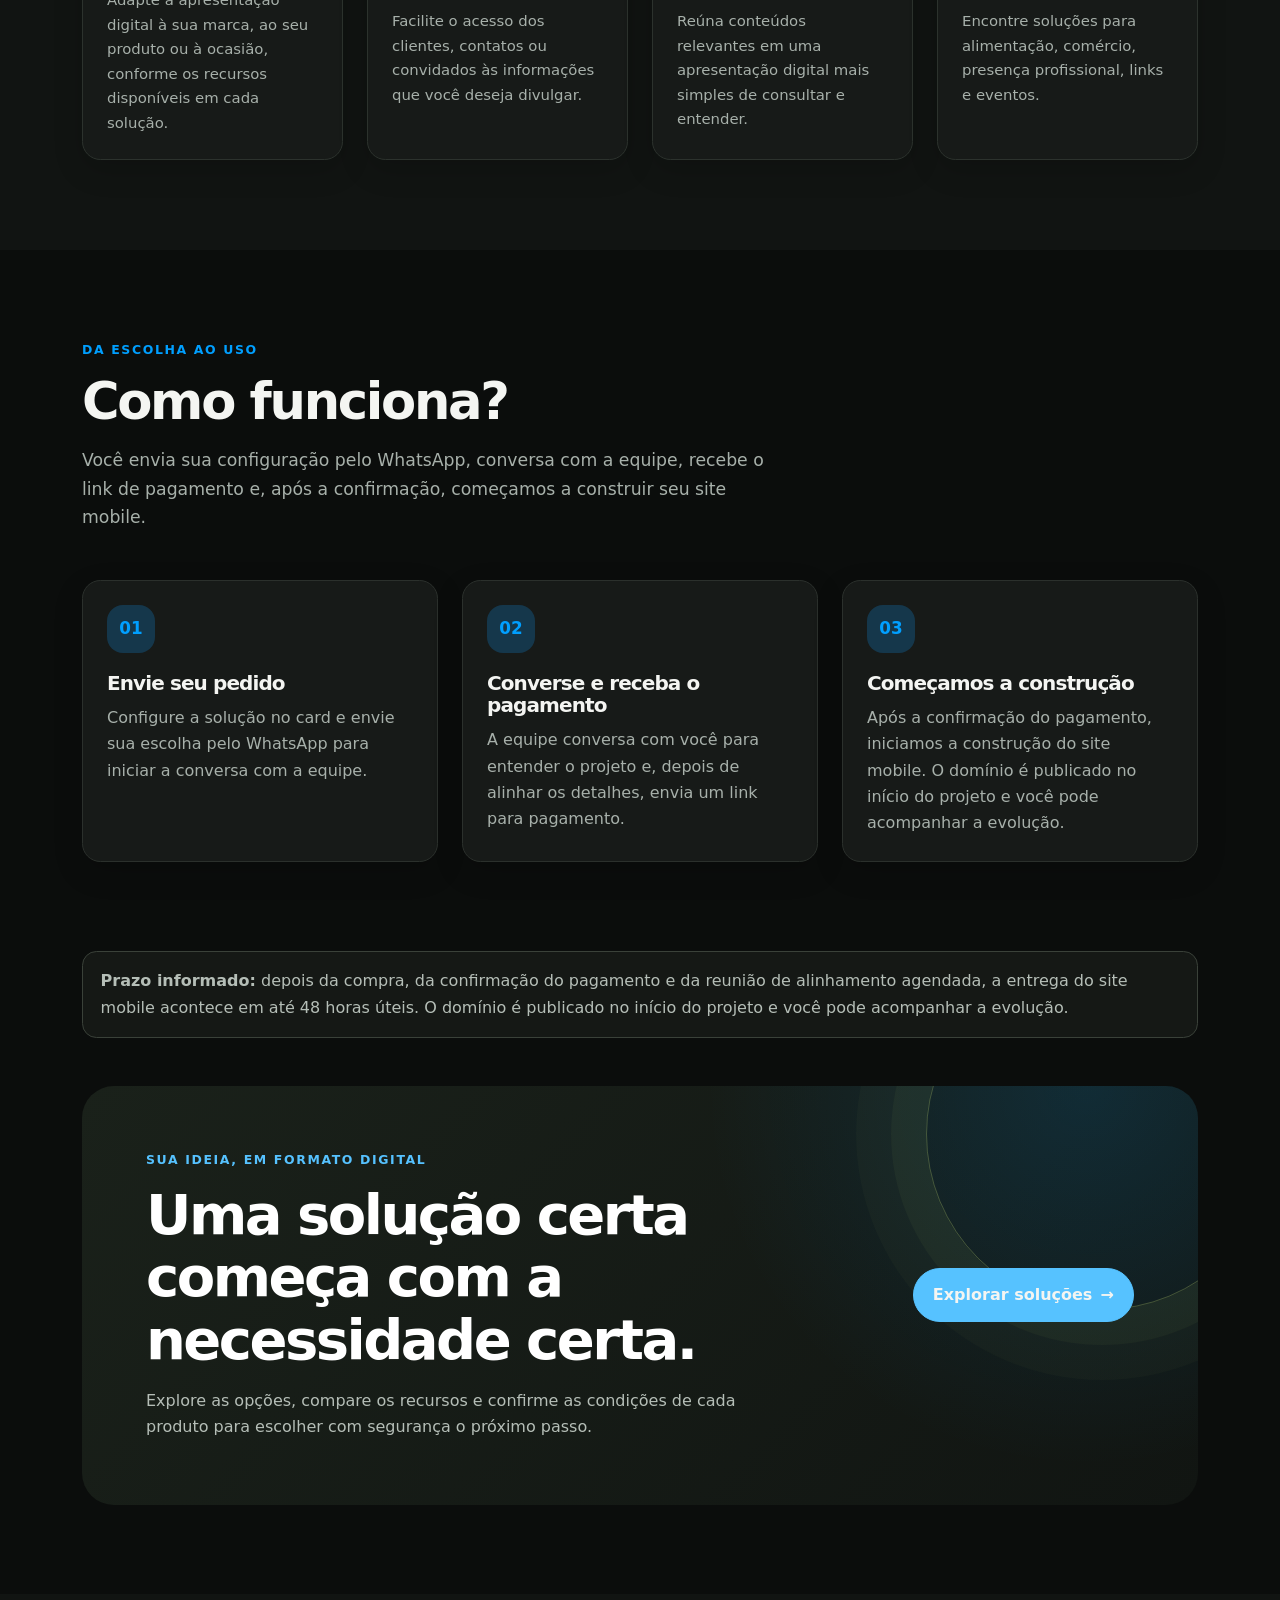
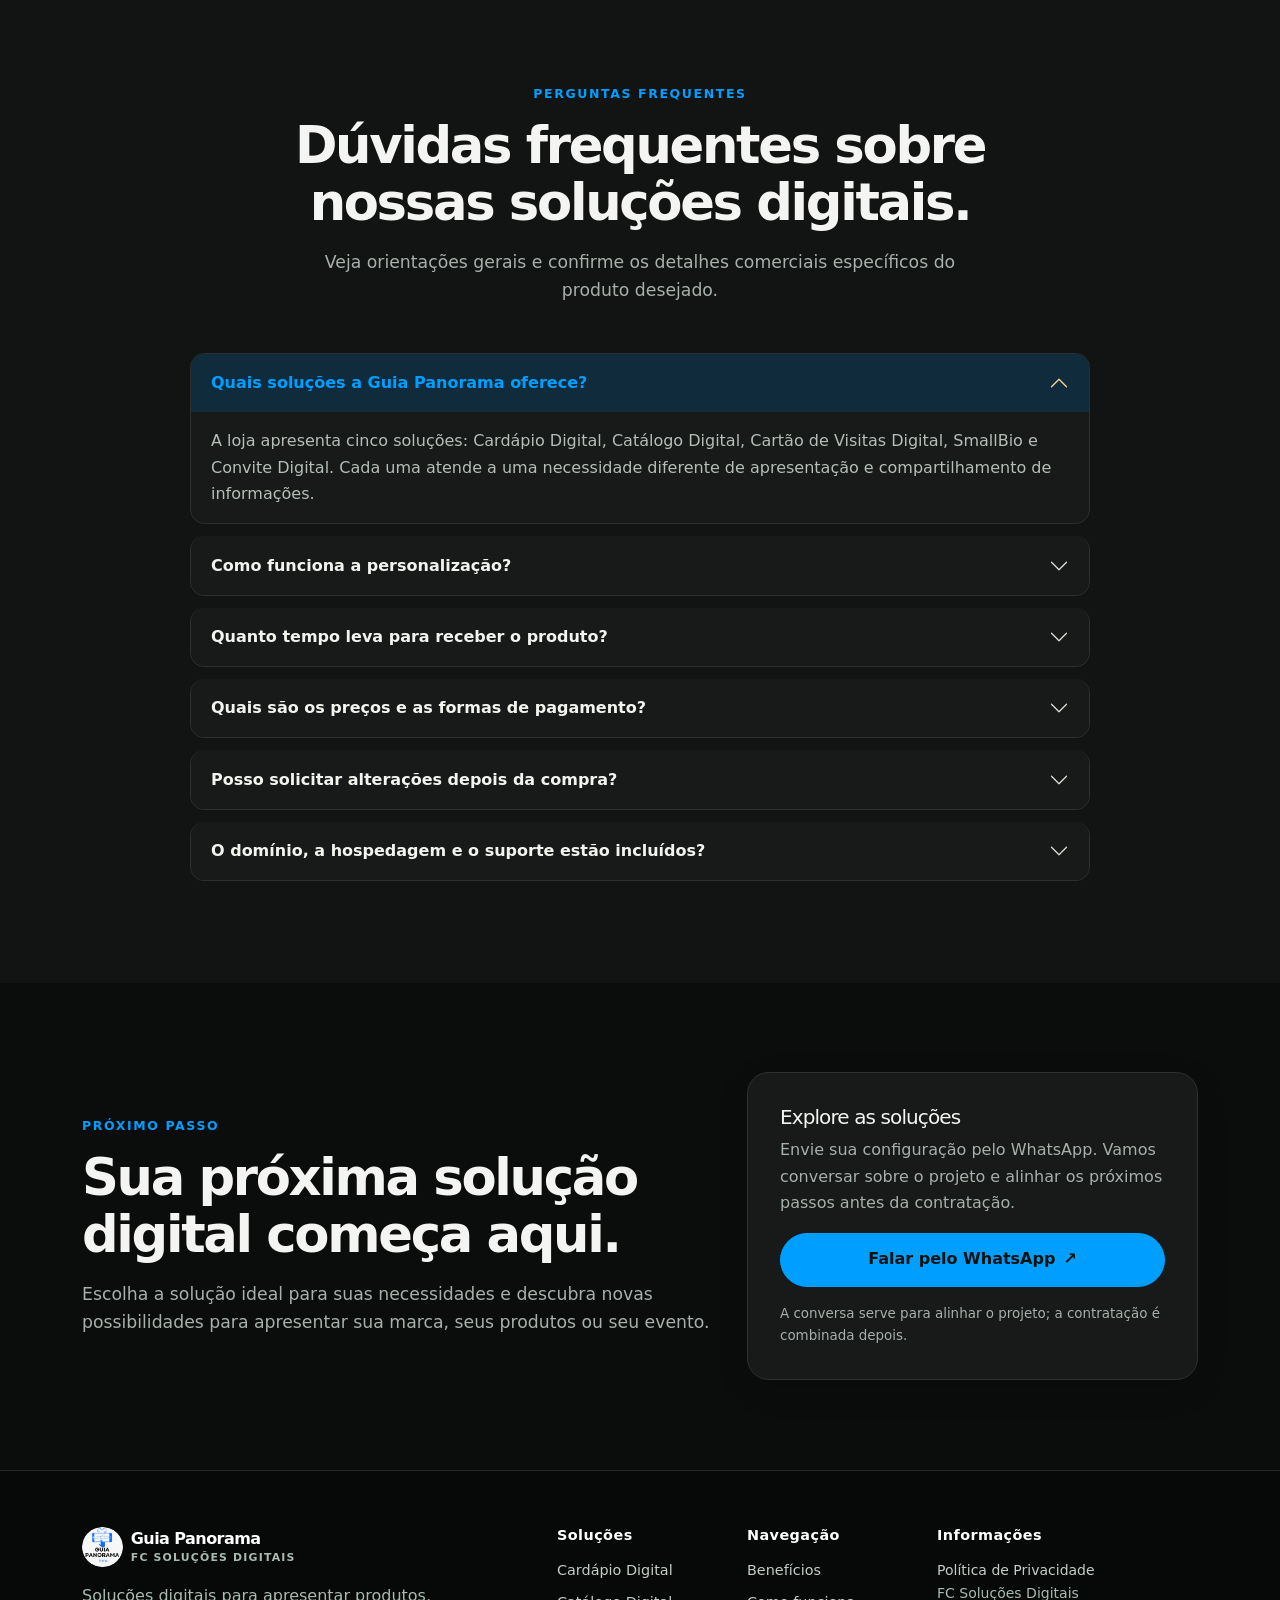
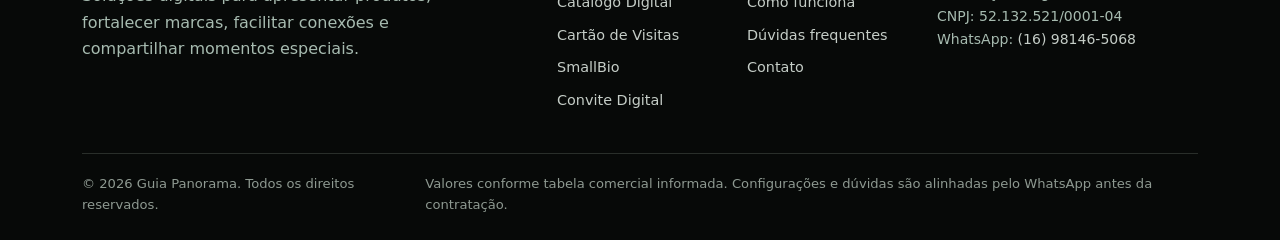
<file: lojaonline/index.html>
<!doctype html>
<html lang="pt-BR">
  <head>
    <meta charset="utf-8" />
    <meta name="viewport" content="width=device-width, initial-scale=1" />
    <meta name="theme-color" content="#009fff" />
    <title>
      Cardápio Digital, Catálogo Online e Sites Mobile | Guia Panorama
    </title>
    <meta
      name="description"
      content="Crie sua presença digital com a Guia Panorama: cardápio digital, catálogo online, cartão de visitas digital, SmallBio e convite digital personalizado."
    />
    <meta
      name="keywords"
      content="Guia Panorama, cardápio digital, cardápio online, catálogo digital, catálogo online, cartão de visitas digital, SmallBio, link na bio, convite digital personalizado, site mobile"
    />
    <meta name="robots" content="index,follow,max-image-preview:large" />
    <link rel="canonical" href="https://lojaonline.guiapanorama.com.br/" />
    <link rel="icon" type="image/svg+xml" href="assets/img/favicon.png" />
    <meta
      name="facebook-domain-verification"
      content="htamld9elng17mxdem8ylkuoj14hle"
    />
    <meta property="og:type" content="website" />
    <meta property="og:locale" content="pt_BR" />
    <meta property="og:site_name" content="Guia Panorama" />
    <meta
      property="og:title"
      content="Cardápio Digital, Catálogo Online e Soluções Digitais | Guia Panorama"
    />
    <meta
      property="og:description"
      content="Conheça soluções digitais personalizadas para apresentar produtos, divulgar sua marca e compartilhar informações online."
    />
    <meta property="og:url" content="https://lojaonline.guiapanorama.com.br/" />
    <meta
      property="og:image"
      content="https://lojaonline.guiapanorama.com.br/assets/img/og-guia-panorama.png"
    />
    <meta
      property="og:image:alt"
      content="Guia Panorama — cardápio digital, catálogo online e soluções digitais"
    />
    <meta name="twitter:card" content="summary_large_image" />
    <meta
      name="twitter:title"
      content="Cardápio Digital, Catálogo Online e Soluções Digitais | Guia Panorama"
    />
    <meta
      name="twitter:description"
      content="Soluções digitais para apresentar produtos, fortalecer sua marca e divulgar eventos."
    />
    <meta
      name="twitter:image"
      content="https://lojaonline.guiapanorama.com.br/assets/img/og-guia-panorama.png"
    />
    <link rel="preconnect" href="https://cdn.jsdelivr.net" crossorigin="" />
    <link
      href="https://cdn.jsdelivr.net/npm/bootstrap@5.3.3/dist/css/bootstrap.min.css"
      rel="stylesheet"
    />
    <link href="assets/css/style.css" rel="stylesheet" />
    <link href="assets/css/cart-v3.css" rel="stylesheet" />

    <!-- Dados estruturados para mecanismos de busca. -->
    <script type="application/ld+json">
      {
        "@context": "https://schema.org",
        "@type": "FAQPage",
        "mainEntity": [
          {
            "@type": "Question",
            "name": "Quais soluções a Guia Panorama oferece?",
            "acceptedAnswer": {
              "@type": "Answer",
              "text": "A loja apresenta cinco soluções: Cardápio Digital, Catálogo Digital, Cartão de Visitas Digital, SmallBio e Convite Digital. Cada uma atende a uma necessidade diferente de apresentação e compartilhamento de informações."
            }
          },
          {
            "@type": "Question",
            "name": "Como funciona a personalização?",
            "acceptedAnswer": {
              "@type": "Answer",
              "text": "Você envia o pedido pelo WhatsApp e conversa com a equipe para alinhar os detalhes da solução. Depois dessa conversa, recebe um link de pagamento. Assim que o pagamento é confirmado, começamos a construção do site mobile. O domínio é publicado no início do projeto e você pode acompanhar a evolução."
            }
          },
          {
            "@type": "Question",
            "name": "Quanto tempo leva para receber o produto?",
            "acceptedAnswer": {
              "@type": "Answer",
              "text": "Após o alinhamento do projeto e a confirmação do pagamento, iniciamos a construção. O prazo informado para entrega do site mobile é de até 48 horas úteis após o alinhamento; o domínio é publicado no início do projeto."
            }
          },
          {
            "@type": "Question",
            "name": "Quais são os preços e as formas de pagamento?",
            "acceptedAnswer": {
              "@type": "Answer",
              "text": "Os valores informados nesta página são: Cartão de Visitas Digital, SmallBio e Convite Digital por R$ 350,00. Cardápios e catálogos variam de R$ 499,00 a R$ 899,00 conforme a quantidade de produtos e a inclusão de carrinho. Você pode escolher as opções nos próprios cards e enviar a configuração pelo WhatsApp para conversar sobre o projeto antes da contratação."
            }
          },
          {
            "@type": "Question",
            "name": "Posso solicitar alterações depois da compra?",
            "acceptedAnswer": {
              "@type": "Answer",
              "text": "Sim, nossa equipe realiza alterações no layout, ativa promoções e faz a inclusão de produtos no cardápio ou catálogo. Esses serviços podem ser contratados de forma avulsa, por isso é necessário consultar previamente os valores e condições."
            }
          },
          {
            "@type": "Question",
            "name": "O domínio, a hospedagem e o suporte estão incluídos?",
            "acceptedAnswer": {
              "@type": "Answer",
              "text": "O domínio é publicado quando o projeto começa, e o cliente pode acompanhar sua evolução. As condições específicas de hospedagem, manutenção e suporte devem ser confirmadas na oferta do produto."
            }
          }
        ]
      }
    </script>

    <link rel="stylesheet" href="assets/css/consent.css" />
  </head>
  <body>
    <!-- Meta Pixel fallback -->

    <a class="skip-link" href="#conteudo">Pular para o conteúdo</a>

    <!-- Cabeçalho da página — site-header. -->
    <header class="site-header sticky-top">
      <!-- Navegação principal — navbar. -->
      <nav class="navbar navbar-expand-lg" aria-label="Navegação principal">
        <div class="container">
          <a
            class="navbar-brand d-flex align-items-center gap-2 me-lg-4"
            href="#inicio"
            aria-label="Guia Panorama — início"
          >
            <img
              class="brand-mark"
              src="assets/img/favicon.png"
              alt=""
              aria-hidden="true"
            />
            <span class="brand-name"
              >Guia Panorama<span class="brand-caption"
                >Soluções digitais</span
              ></span
            >
          </a>
          <button
            class="navbar-toggler"
            type="button"
            data-bs-toggle="collapse"
            data-bs-target="#menuPrincipal"
            aria-controls="menuPrincipal"
            aria-expanded="false"
            aria-label="Abrir ou fechar menu"
          >
            <span class="navbar-toggler-icon"></span>
          </button>
          <div class="collapse navbar-collapse" id="menuPrincipal">
            <ul
              class="navbar-nav ms-auto align-items-lg-center gap-lg-2 py-3 py-lg-0"
            >
              <li class="nav-item">
                <a class="nav-link" href="#solucoes">Soluções</a>
              </li>
              <li class="nav-item">
                <a class="nav-link" href="#beneficios">Benefícios</a>
              </li>
              <li class="nav-item">
                <a class="nav-link" href="#como-funciona">Como funciona</a>
              </li>
              <li class="nav-item">
                <a class="nav-link" href="#duvidas">Dúvidas</a>
              </li>
              <li class="nav-item ms-lg-2">
                <a class="btn-gp" href="#solucoes"
                  >Encontrar minha solução <span aria-hidden="true">↗</span></a
                >
              </li>
            </ul>
          </div>
        </div>
      </nav>
    </header>

    <!-- Conteúdo principal — conteudo. -->
    <main id="conteudo">
      <!-- apresentação principal. -->
      <section class="hero" id="inicio" aria-labelledby="hero-title">
        <div class="container">
          <div class="row align-items-center g-4 g-lg-5">
            <div class="col-lg-7">
              <span class="eyebrow"
                ><span class="eyebrow-dot" aria-hidden="true"></span> Ideias que
                ganham vida digital</span
              >
              <h1 id="hero-title">
                Transforme suas ideias em <span>soluções digitais.</span>
              </h1>
              <p class="hero-copy">
                Escolha uma solução digital personalizada para apresentar
                produtos, organizar informações, fortalecer sua presença online
                ou compartilhar os detalhes de um evento.
              </p>
              <div class="d-flex flex-column flex-sm-row gap-3 mt-4">
                <a class="btn-gp" href="#solucoes"
                  >Configurar minha solução <span aria-hidden="true">→</span></a
                >
                <a class="btn-gp btn-gp-outline" href="#como-funciona"
                  >Veja como funciona</a
                >
              </div>
              <div class="hero-note" aria-label="Tipos de solução">
                <span
                  ><i class="check" aria-hidden="true">✓</i> Para negócios e
                  profissionais</span
                >
                <span
                  ><i class="check" aria-hidden="true">✓</i> Para marcas e
                  eventos</span
                >
              </div>
            </div>
            <div class="col-lg-5">
              <div
                id="heroCarousel"
                class="carousel slide hero-carousel"
                role="region"
                aria-roledescription="carrossel"
                aria-label="Imagens das soluções digitais"
              >
                <div class="carousel-indicators">
                  <button
                    type="button"
                    data-bs-target="#heroCarousel"
                    data-bs-slide-to="0"
                    class="active"
                    aria-current="true"
                    aria-label="Mostrar imagem 1"
                  ></button>
                  <button
                    type="button"
                    data-bs-target="#heroCarousel"
                    data-bs-slide-to="1"
                    aria-label="Mostrar imagem 2"
                  ></button>
                  <button
                    type="button"
                    data-bs-target="#heroCarousel"
                    data-bs-slide-to="2"
                    aria-label="Mostrar imagem 3"
                  ></button>
                  <button
                    type="button"
                    data-bs-target="#heroCarousel"
                    data-bs-slide-to="3"
                    aria-label="Mostrar imagem 4"
                  ></button>
                  <button
                    type="button"
                    data-bs-target="#heroCarousel"
                    data-bs-slide-to="4"
                    aria-label="Mostrar imagem 5"
                  ></button>
                </div>
                <div class="carousel-inner">
                  <div
                    class="carousel-item active"
                    role="group"
                    aria-roledescription="slide"
                    aria-label="1 de 5"
                  >
                    <div class="hero-carousel-frame">
                      <img
                        class="hero-carousel-image"
                        src="assets/img/img1.svg"
                        alt="Imagem 1 das soluções digitais"
                      />
                    </div>
                  </div>
                  <div
                    class="carousel-item"
                    role="group"
                    aria-roledescription="slide"
                    aria-label="2 de 5"
                  >
                    <div class="hero-carousel-frame">
                      <img
                        class="hero-carousel-image"
                        src="assets/img/img2.svg"
                        alt="Imagem 2 das soluções digitais"
                        loading="lazy"
                      />
                    </div>
                  </div>
                  <div
                    class="carousel-item"
                    role="group"
                    aria-roledescription="slide"
                    aria-label="3 de 5"
                  >
                    <div class="hero-carousel-frame">
                      <img
                        class="hero-carousel-image"
                        src="assets/img/img3.svg"
                        alt="Imagem 3 das soluções digitais"
                        loading="lazy"
                      />
                    </div>
                  </div>
                  <div
                    class="carousel-item"
                    role="group"
                    aria-roledescription="slide"
                    aria-label="4 de 5"
                  >
                    <div class="hero-carousel-frame">
                      <img
                        class="hero-carousel-image"
                        src="assets/img/img4.svg"
                        alt="Imagem 4 das soluções digitais"
                        loading="lazy"
                      />
                    </div>
                  </div>
                  <div
                    class="carousel-item"
                    role="group"
                    aria-roledescription="slide"
                    aria-label="5 de 5"
                  >
                    <div class="hero-carousel-frame">
                      <img
                        class="hero-carousel-image"
                        src="assets/img/img5.svg"
                        alt="Imagem 5 das soluções digitais"
                        loading="lazy"
                      />
                    </div>
                  </div>
                </div>
                <button
                  class="carousel-control-prev"
                  type="button"
                  data-bs-target="#heroCarousel"
                  data-bs-slide="prev"
                  aria-label="Imagem anterior"
                >
                  <span
                    class="carousel-control-prev-icon"
                    aria-hidden="true"
                  ></span>
                </button>
                <button
                  class="carousel-control-next"
                  type="button"
                  data-bs-target="#heroCarousel"
                  data-bs-slide="next"
                  aria-label="Próxima imagem"
                >
                  <span
                    class="carousel-control-next-icon"
                    aria-hidden="true"
                  ></span>
                </button>
              </div>
            </div>
          </div>
        </div>
      </section>

      <!-- serviços e soluções. -->
      <section class="section" id="solucoes" aria-labelledby="solucoes-title">
        <div class="container">
          <div class="row align-items-end g-3 mb-4 mb-lg-5">
            <div class="col-lg-8">
              <p class="section-kicker">Nossas soluções</p>
              <h2 class="section-heading" id="solucoes-title">
                Cardápio digital, catálogo online e outras soluções.
              </h2>
              <p class="section-intro mb-0">
                De um cardápio online a um convite personalizado, escolha a
                ferramenta digital que combina com sua necessidade.
              </p>
            </div>
            <div class="col-lg-4 text-lg-end">
              <span class="muted-note"
                >Cinco soluções para diferentes momentos e objetivos.</span
              >
            </div>
          </div>

          <div class="row g-4">
            <div class="col-sm-6 col-xl-4">
              <article class="product-card">
                <div class="product-art" data-image-fallback="cardapio-digital">
                  <img
                    class="product-image"
                    src="assets/img/cardapio-digital.png"
                    alt="Exemplo visual de Cardápio Digital"
                    loading="lazy"
                  />
                  <div class="art-tile" aria-hidden="true">
                    <svg
                      viewBox="0 0 24 24"
                      fill="none"
                      stroke-width="1.7"
                      stroke-linecap="round"
                      stroke-linejoin="round"
                    >
                      <path d="M4 5h16v15H4z"></path>
                      <path d="M8 9h8M8 13h8M8 17h4"></path>
                      <path d="M8 2v3M16 2v3"></path>
                    </svg>
                  </div>
                </div>
                <div class="product-body">
                  <span class="product-tag">Para alimentação</span>
                  <h3>Cardápio Digital</h3>
                  <p>
                    Apresente pratos, produtos e categorias em um cardápio
                    online personalizado, facilitando o acesso às informações do
                    seu estabelecimento.
                  </p>
                  <div
                    class="product-config"
                    aria-label="Configuração de Cardápio Digital"
                  >
                    <div class="config-grid">
                      <div>
                        <label for="cardapioQtd" class="form-label"
                          >Quantidade de produtos</label
                        ><select class="form-select" id="cardapioQtd">
                          <option value="30">30 produtos</option>
                          <option value="40">40 produtos</option>
                          <option value="60">60 produtos</option>
                          <option value="100">100 produtos</option>
                        </select>
                      </div>
                      <div>
                        <label for="cardapioCarrinho" class="form-label"
                          >Carrinho de compras</label
                        ><select class="form-select" id="cardapioCarrinho">
                          <option value="sem">Sem carrinho</option>
                          <option value="com">Com carrinho</option>
                        </select>
                      </div>
                    </div>
                    <div class="config-footer">
                      <div>
                        <span class="price-label">Valor estimado</span>
                        <div
                          class="price"
                          id="cardapioPreco"
                          aria-live="polite"
                        >
                          R$ 499,00
                        </div>
                      </div>
                      <a
                        class="btn-gp whatsapp-config"
                        data-product="Cardápio Digital"
                        data-prefix="cardapio"
                        href="https://wa.me/5518991938657?text=Ol%C3%A1%21%20Quero%20conversar%20sobre%20o%20Card%C3%A1pio%20Digital."
                        >Adicionar ao carrinho
                        <span aria-hidden="true">↗</span></a
                      >
                    </div>
                  </div>
                </div>
              </article>
            </div>
            <div class="col-sm-6 col-xl-4">
              <article class="product-card">
                <div
                  class="product-art art-2"
                  data-image-fallback="catalogo-digital"
                >
                  <img
                    class="product-image"
                    src="assets/img/catalogo-digital.png"
                    alt="Exemplo visual de Catálogo Digital"
                    loading="lazy"
                  />
                  <div class="art-tile" aria-hidden="true">
                    <svg
                      viewBox="0 0 24 24"
                      fill="none"
                      stroke-width="1.7"
                      stroke-linecap="round"
                      stroke-linejoin="round"
                    >
                      <rect x="3" y="4" width="18" height="16" rx="2"></rect>
                      <path d="m4 16 5-5 4 4 3-3 4 4M8 8h.01"></path>
                    </svg>
                  </div>
                </div>
                <div class="product-body">
                  <span class="product-tag">Para comércio</span>
                  <h3>Catálogo Digital</h3>
                  <p>
                    Organize e divulgue seus produtos em um catálogo online com
                    imagens e informações reunidas em uma apresentação fácil de
                    compartilhar.
                  </p>
                  <div
                    class="product-config"
                    aria-label="Configuração de Catálogo Digital"
                  >
                    <div class="config-grid">
                      <div>
                        <label for="catalogoQtd" class="form-label"
                          >Quantidade de produtos</label
                        ><select class="form-select" id="catalogoQtd">
                          <option value="30">30 produtos</option>
                          <option value="40">40 produtos</option>
                          <option value="60">60 produtos</option>
                          <option value="100">100 produtos</option>
                        </select>
                      </div>
                      <div>
                        <label for="catalogoCarrinho" class="form-label"
                          >Carrinho de compras</label
                        ><select class="form-select" id="catalogoCarrinho">
                          <option value="sem">Sem carrinho</option>
                          <option value="com">Com carrinho</option>
                        </select>
                      </div>
                    </div>
                    <div class="config-footer">
                      <div>
                        <span class="price-label">Valor estimado</span>
                        <div
                          class="price"
                          id="catalogoPreco"
                          aria-live="polite"
                        >
                          R$ 499,00
                        </div>
                      </div>
                      <a
                        class="btn-gp whatsapp-config"
                        data-product="Catálogo Digital"
                        data-prefix="catalogo"
                        href="https://wa.me/5518991938657?text=Ol%C3%A1%21%20Quero%20conversar%20sobre%20o%20Cat%C3%A1logo%20Digital."
                        >Adicionar ao carrinho
                        <span aria-hidden="true">↗</span></a
                      >
                    </div>
                  </div>
                </div>
              </article>
            </div>
            <div class="col-sm-6 col-xl-4">
              <article class="product-card">
                <div
                  class="product-art art-3"
                  data-image-fallback="cartao-visitas-digital"
                >
                  <img
                    class="product-image"
                    src="assets/img/cartao-visitas-digital.png"
                    alt="Exemplo visual de Cartão de Visitas Digital"
                    loading="lazy"
                  />
                  <div class="art-tile" aria-hidden="true">
                    <svg
                      viewBox="0 0 24 24"
                      fill="none"
                      stroke-width="1.7"
                      stroke-linecap="round"
                      stroke-linejoin="round"
                    >
                      <rect x="4" y="3" width="16" height="18" rx="2"></rect>
                      <circle cx="12" cy="9" r="3"></circle>
                      <path d="M8 16h8M9 19h6"></path>
                    </svg>
                  </div>
                </div>
                <div class="product-body">
                  <span class="product-tag">Para profissionais</span>
                  <h3>Cartão de Visitas Digital</h3>
                  <p>
                    Facilite o acesso aos seus contatos e canais profissionais
                    com uma apresentação digital que você pode compartilhar com
                    praticidade.
                  </p>
                  <div class="price">R$ 350,00</div>
                  <a
                    class="btn-gp w-100 mt-3 whatsapp-fixed"
                    data-product="Cartão de Visitas Digital"
                    href="https://wa.me/5518991938657?text=Ol%C3%A1%21%20Quero%20conversar%20sobre%20o%20Cart%C3%A3o%20de%20Visitas%20Digital."
                    >Adicionar ao carrinho</a
                  >
                </div>
              </article>
            </div>
            <div class="col-sm-6 col-xl-4">
              <article class="product-card">
                <div class="product-art art-4" data-image-fallback="smallbio">
                  <img
                    class="product-image"
                    src="assets/img/smallbio.png"
                    alt="Exemplo visual do SmallBio"
                    loading="lazy"
                  />
                  <div class="art-tile" aria-hidden="true">
                    <svg
                      viewBox="0 0 24 24"
                      fill="none"
                      stroke-width="1.7"
                      stroke-linecap="round"
                      stroke-linejoin="round"
                    >
                      <path
                        d="M10 13a5 5 0 0 0 7.1 0l2-2a5 5 0 0 0-7.1-7.1l-1.1 1.1"
                      ></path>
                      <path
                        d="M14 11a5 5 0 0 0-7.1 0l-2 2A5 5 0 0 0 12 20.1l1.1-1.1"
                      ></path>
                    </svg>
                  </div>
                </div>
                <div class="product-body">
                  <span class="product-tag">Para presença online</span>
                  <h3>SmallBio</h3>
                  <p>
                    Reúna seus principais links em uma página personalizada para
                    conectar redes sociais, conteúdos e canais profissionais em
                    um só lugar.
                  </p>
                  <div class="price">R$ 350,00</div>
                  <a
                    class="btn-gp w-100 whatsapp-fixed"
                    data-product="SmallBio"
                    href="https://wa.me/5518991938657?text=Ol%C3%A1%21%20Quero%20conversar%20sobre%20o%20SmallBio."
                    >Adicionar ao carrinho</a
                  >
                </div>
              </article>
            </div>
            <div class="col-sm-6 col-xl-4">
              <article class="product-card">
                <div
                  class="product-art art-5"
                  data-image-fallback="convite-digital"
                >
                  <img
                    class="product-image"
                    src="assets/img/convite-digital.png"
                    alt="Exemplo visual de Convite Digital"
                    loading="lazy"
                  />
                  <div class="art-tile" aria-hidden="true">
                    <svg
                      viewBox="0 0 24 24"
                      fill="none"
                      stroke-width="1.7"
                      stroke-linecap="round"
                      stroke-linejoin="round"
                    >
                      <rect x="3" y="5" width="18" height="16" rx="2"></rect>
                      <path d="M7 3v4M17 3v4M3 10h18"></path>
                      <path d="m9 15 2 2 4-4"></path>
                    </svg>
                  </div>
                </div>
                <div class="product-body">
                  <span class="product-tag">Para ocasiões especiais</span>
                  <h3>Convite Digital</h3>
                  <p>
                    Compartilhe os detalhes do seu evento com um convite
                    personalizado, pensado para apresentar as informações de
                    forma prática e especial.
                  </p>
                  <div class="price">R$ 350,00</div>
                  <a
                    class="btn-gp w-100 whatsapp-fixed"
                    data-product="Convite Digital"
                    href="https://wa.me/5518991938657?text=Ol%C3%A1%21%20Quero%20conversar%20sobre%20o%20Convite%20Digital."
                    >Adicionar ao carrinho</a
                  >
                </div>
              </article>
            </div>
          </div>
          <p class="muted-note mt-4 mb-0">
            O Cartão por Aproximação com tecnologia NFC está temporariamente
            pausado no catálogo. Para cardápios e catálogos, configure a
            quantidade de produtos e o carrinho no próprio card e envie sua
            escolha pelo WhatsApp.
          </p>
        </div>
      </section>

      <!-- benefícios. -->
      <section
        class="section section-soft"
        id="beneficios"
        aria-labelledby="beneficios-title"
      >
        <div class="container">
          <div class="row g-4 align-items-end mb-4 mb-lg-5">
            <div class="col-lg-8">
              <p class="section-kicker">Feito para simplificar</p>
              <h2 class="section-heading" id="beneficios-title">
                Soluções digitais para divulgar sua marca e seus produtos.
              </h2>
              <p class="section-intro mb-0">
                Apresente informações com clareza, compartilhe seus conteúdos e
                escolha recursos alinhados à sua atividade.
              </p>
            </div>
          </div>
          <div class="row g-3 g-lg-4">
            <div class="col-sm-6 col-lg-3">
              <article class="benefit-card">
                <div class="benefit-icon" aria-hidden="true">✳</div>
                <h3>Personalização</h3>
                <p>
                  Adapte a apresentação digital à sua marca, ao seu produto ou à
                  ocasião, conforme os recursos disponíveis em cada solução.
                </p>
              </article>
            </div>
            <div class="col-sm-6 col-lg-3">
              <article class="benefit-card">
                <div class="benefit-icon" aria-hidden="true">↗</div>
                <h3>Fácil de compartilhar</h3>
                <p>
                  Facilite o acesso dos clientes, contatos ou convidados às
                  informações que você deseja divulgar.
                </p>
              </article>
            </div>
            <div class="col-sm-6 col-lg-3">
              <article class="benefit-card">
                <div class="benefit-icon" aria-hidden="true">▦</div>
                <h3>Informações organizadas</h3>
                <p>
                  Reúna conteúdos relevantes em uma apresentação digital mais
                  simples de consultar e entender.
                </p>
              </article>
            </div>
            <div class="col-sm-6 col-lg-3">
              <article class="benefit-card">
                <div class="benefit-icon" aria-hidden="true">◎</div>
                <h3>Opções para diferentes usos</h3>
                <p>
                  Encontre soluções para alimentação, comércio, presença
                  profissional, links e eventos.
                </p>
              </article>
            </div>
          </div>
        </div>
      </section>

      <!-- Seção de conteúdo (como-funciona). -->
      <section class="section" id="como-funciona" aria-labelledby="como-title">
        <div class="container">
          <div class="row g-4 align-items-end mb-5">
            <div class="col-lg-8">
              <p class="section-kicker">Da escolha ao uso</p>
              <h2 class="section-heading" id="como-title">Como funciona?</h2>
              <p class="section-intro mb-0">
                Você envia sua configuração pelo WhatsApp, conversa com a
                equipe, recebe o link de pagamento e, após a confirmação,
                começamos a construir seu site mobile.
              </p>
            </div>
          </div>
          <div class="row g-4 steps">
            <div class="col-md-4">
              <article class="step">
                <div class="step-number">01</div>
                <h3>Envie seu pedido</h3>
                <p>
                  Configure a solução no card e envie sua escolha pelo WhatsApp
                  para iniciar a conversa com a equipe.
                </p>
              </article>
            </div>
            <div class="col-md-4">
              <article class="step">
                <div class="step-number">02</div>
                <h3>Converse e receba o pagamento</h3>
                <p>
                  A equipe conversa com você para entender o projeto e, depois
                  de alinhar os detalhes, envia um link para pagamento.
                </p>
              </article>
            </div>
            <div class="col-md-4">
              <article class="step">
                <div class="step-number">03</div>
                <h3>Começamos a construção</h3>
                <p>
                  Após a confirmação do pagamento, iniciamos a construção do
                  site mobile. O domínio é publicado no início do projeto e você
                  pode acompanhar a evolução.
                </p>
              </article>
            </div>
          </div>
        </div>
      </section>

      <!-- Seção de conteúdo (pb-5). -->
      <section class="pb-5" aria-label="Prazo de entrega">
        <div class="container">
          <div class="availability-note">
            <strong>Prazo informado:</strong> depois da compra, da confirmação
            do pagamento e da reunião de alinhamento agendada, a entrega do site
            mobile acontece em até 48 horas úteis. O domínio é publicado no
            início do projeto e você pode acompanhar a evolução.
          </div>
        </div>
      </section>

      <!-- Seção de conteúdo (detalhes-produtos). -->
      <section
        class="section pt-0"
        id="detalhes-produtos"
        aria-labelledby="detalhes-title"
      >
        <div class="container">
          <div class="statement-panel">
            <div class="row align-items-center g-4">
              <div class="col-lg-8">
                <p class="section-kicker" style="color: var(--gp-lime)">
                  Sua ideia, em formato digital
                </p>
                <h2 id="detalhes-title">
                  Uma solução certa começa com a necessidade certa.
                </h2>
                <p class="mt-3 mb-0">
                  Explore as opções, compare os recursos e confirme as condições
                  de cada produto para escolher com segurança o próximo passo.
                </p>
              </div>
              <div class="col-lg-4 text-lg-end">
                <a class="btn-gp" href="#solucoes"
                  >Explorar soluções <span aria-hidden="true">→</span></a
                >
              </div>
            </div>
          </div>
        </div>
      </section>

      <!-- Seção de conteúdo (duvidas). -->
      <section
        class="section section-soft"
        id="duvidas"
        aria-labelledby="duvidas-title"
      >
        <div class="container">
          <div class="faq-wrap mx-auto">
            <div class="text-center mb-4 mb-lg-5">
              <p class="section-kicker">Perguntas frequentes</p>
              <h2 class="section-heading mx-auto" id="duvidas-title">
                Dúvidas frequentes sobre nossas soluções digitais.
              </h2>
              <p class="section-intro mx-auto">
                Veja orientações gerais e confirme os detalhes comerciais
                específicos do produto desejado.
              </p>
            </div>
            <div class="accordion" id="faqAccordion">
              <div class="accordion-item">
                <h3 class="accordion-header">
                  <button
                    class="accordion-button"
                    type="button"
                    data-bs-toggle="collapse"
                    data-bs-target="#faq1"
                    aria-expanded="true"
                    aria-controls="faq1"
                  >
                    Quais soluções a Guia Panorama oferece?
                  </button>
                </h3>
                <div
                  id="faq1"
                  class="accordion-collapse collapse show"
                  data-bs-parent="#faqAccordion"
                >
                  <div class="accordion-body">
                    A loja apresenta cinco soluções: Cardápio Digital, Catálogo
                    Digital, Cartão de Visitas Digital, SmallBio e Convite
                    Digital. Cada uma atende a uma necessidade diferente de
                    apresentação e compartilhamento de informações.
                  </div>
                </div>
              </div>
              <div class="accordion-item">
                <h3 class="accordion-header">
                  <button
                    class="accordion-button collapsed"
                    type="button"
                    data-bs-toggle="collapse"
                    data-bs-target="#faq2"
                    aria-expanded="false"
                    aria-controls="faq2"
                  >
                    Como funciona a personalização?
                  </button>
                </h3>
                <div
                  id="faq2"
                  class="accordion-collapse collapse"
                  data-bs-parent="#faqAccordion"
                >
                  <div class="accordion-body">
                    Você envia o pedido pelo WhatsApp e conversa com a equipe
                    para alinhar os detalhes da solução. Depois dessa conversa,
                    recebe um link de pagamento. Assim que o pagamento é
                    confirmado, começamos a construção do site mobile. O domínio
                    é publicado no início do projeto e você pode acompanhar a
                    evolução.
                  </div>
                </div>
              </div>
              <div class="accordion-item">
                <h3 class="accordion-header">
                  <button
                    class="accordion-button collapsed"
                    type="button"
                    data-bs-toggle="collapse"
                    data-bs-target="#faq3"
                    aria-expanded="false"
                    aria-controls="faq3"
                  >
                    Quanto tempo leva para receber o produto?
                  </button>
                </h3>
                <div
                  id="faq3"
                  class="accordion-collapse collapse"
                  data-bs-parent="#faqAccordion"
                >
                  <div class="accordion-body">
                    Após o alinhamento do projeto e a confirmação do pagamento,
                    iniciamos a construção. O prazo informado para entrega do
                    site mobile é de até 48 horas úteis após o alinhamento; o
                    domínio é publicado no início do projeto.
                  </div>
                </div>
              </div>
              <div class="accordion-item">
                <h3 class="accordion-header">
                  <button
                    class="accordion-button collapsed"
                    type="button"
                    data-bs-toggle="collapse"
                    data-bs-target="#faq4"
                    aria-expanded="false"
                    aria-controls="faq4"
                  >
                    Quais são os preços e as formas de pagamento?
                  </button>
                </h3>
                <div
                  id="faq4"
                  class="accordion-collapse collapse"
                  data-bs-parent="#faqAccordion"
                >
                  <div class="accordion-body">
                    Os valores informados nesta página são: Cartão de Visitas
                    Digital, SmallBio e Convite Digital por R$ 350,00. Cardápios
                    e catálogos variam de R$ 499,00 a R$ 899,00 conforme a
                    quantidade de produtos e a inclusão de carrinho. Você pode
                    escolher as opções nos próprios cards e enviar a
                    configuração pelo WhatsApp para conversar sobre o projeto
                    antes da contratação.
                  </div>
                </div>
              </div>
              <div class="accordion-item">
                <h3 class="accordion-header">
                  <button
                    class="accordion-button collapsed"
                    type="button"
                    data-bs-toggle="collapse"
                    data-bs-target="#faq5"
                    aria-expanded="false"
                    aria-controls="faq5"
                  >
                    Posso solicitar alterações depois da compra?
                  </button>
                </h3>
                <div
                  id="faq5"
                  class="accordion-collapse collapse"
                  data-bs-parent="#faqAccordion"
                >
                  <div class="accordion-body">
                    Sim, nossa equipe realiza alterações no layout, ativa
                    promoções e faz a inclusão de produtos no cardápio ou
                    catálogo. Esses serviços podem ser contratados de forma
                    avulsa, por isso é necessário consultar previamente os
                    valores e condições.
                  </div>
                </div>
              </div>
              <div class="accordion-item">
                <h3 class="accordion-header">
                  <button
                    class="accordion-button collapsed"
                    type="button"
                    data-bs-toggle="collapse"
                    data-bs-target="#faq6"
                    aria-expanded="false"
                    aria-controls="faq6"
                  >
                    O domínio, a hospedagem e o suporte estão incluídos?
                  </button>
                </h3>
                <div
                  id="faq6"
                  class="accordion-collapse collapse"
                  data-bs-parent="#faqAccordion"
                >
                  <div class="accordion-body">
                    O domínio é publicado quando o projeto começa, e o cliente
                    pode acompanhar sua evolução. As condições específicas de
                    hospedagem, manutenção e suporte devem ser confirmadas na
                    oferta do produto.
                  </div>
                </div>
              </div>
            </div>
          </div>
        </div>
      </section>

      <!-- contato. -->
      <section class="section" id="contato" aria-labelledby="contato-title">
        <div class="container">
          <div class="row g-4 align-items-center">
            <div class="col-lg-7">
              <p class="section-kicker">Próximo passo</p>
              <h2 class="section-heading" id="contato-title">
                Sua próxima solução digital começa aqui.
              </h2>
              <p class="section-intro mb-0">
                Escolha a solução ideal para suas necessidades e descubra novas
                possibilidades para apresentar sua marca, seus produtos ou seu
                evento.
              </p>
            </div>
            <div class="col-lg-5">
              <div class="contact-panel">
                <h3 class="h5 mb-2">Explore as soluções</h3>
                <p class="mb-3">
                  Envie sua configuração pelo WhatsApp. Vamos conversar sobre o
                  projeto e alinhar os próximos passos antes da contratação.
                </p>
                <a
                  class="btn-gp w-100"
                  href="https://wa.me/5518991938657?text=Ol%C3%A1%21%20Quero%20fortalecer%20a%20presen%C3%A7a%20online%20da%20minha%20empresa%20e%20atrair%20mais%20clientes%20pela%20internet."
                  >Falar pelo WhatsApp <span aria-hidden="true">↗</span></a
                >
                <p class="muted-note mt-3 mb-0">
                  A conversa serve para alinhar o projeto; a contratação é
                  combinada depois.
                </p>
              </div>
            </div>
          </div>
        </div>
      </section>
    </main>

    <div id="gpCartLauncher" class="gp-cart-launcher" aria-live="polite">
      <button type="button" id="gpOpenCart" class="btn-gp">
        Carrinho (<span id="gpCartCount">0</span>) ·
        <span id="gpCartTotal">R$ 0,00</span>
      </button>
    </div>
    <div id="gpCheckoutModal" class="gp-modal" aria-hidden="true">
      <div class="gp-modal-backdrop" data-close-cart=""></div>

      <!-- Seção de conteúdo (gp-modal-panel). -->
      <section
        class="gp-modal-panel"
        role="dialog"
        aria-modal="true"
        aria-labelledby="gpCheckoutTitle"
      >
        <button
          type="button"
          class="gp-modal-close"
          data-close-cart=""
          aria-label="Fechar"
        >
          ×
        </button>
        <h2 id="gpCheckoutTitle">Seu pedido</h2>
        <div id="gpCartItems"></div>
        <div class="gp-total-row">
          <span>Subtotal</span><strong id="gpSubtotal">R$ 0,00</strong>
        </div>
        <div class="gp-total-row">
          <span>Desconto</span><strong id="gpDiscount">R$ 0,00</strong>
        </div>
        <div class="gp-total-row">
          <span>Frete</span><strong id="gpFreight">Grátis</strong>
        </div>
        <div class="gp-total-row">
          <strong>Total</strong><strong id="gpModalTotal">R$ 0,00</strong>
        </div>
        <form id="gpCheckoutForm">
          <h3>Dados para finalizar</h3>
          <label
            >Nome completo *<input
              name="name"
              required=""
              autocomplete="name"
              maxlength="120"
          /></label>
          <label
            >WhatsApp / telefone *<input
              name="phone"
              required=""
              autocomplete="tel"
              inputmode="tel"
              maxlength="25"
          /></label>
          <label
            >CPF ou CNPJ *<input
              name="tax_id"
              required=""
              inputmode="numeric"
              autocomplete="off"
              maxlength="18"
              placeholder="000.000.000-00 ou 00.000.000/0000-00"
          /></label>
          <label
            >Forma de pagamento *<select name="payment_type" required="">
              <option value="">Selecione</option>
              <option value="Pix">PIX</option>
              <option value="Cartão de Crédito">Cartão de crédito</option>
              <option value="Boleto">Boleto</option>
            </select></label
          >
          <label
            >Forma de entrega *<select name="delivery_method" required="">
              <option value="delivery">SubDomínio publicado na internet</option>
            </select></label
          >
          <div id="gpAddressFields">
            <label
              >CEP *<input
                name="zip_code"
                required=""
                inputmode="numeric"
                autocomplete="postal-code"
                maxlength="9"
            /></label>
            <label
              >Rua / logradouro *<input
                name="street"
                required=""
                autocomplete="address-line1"
                maxlength="160"
            /></label>
            <label
              >Número *<input name="street_number" required="" maxlength="20"
            /></label>
            <label
              >Bairro *<input
                name="district"
                required=""
                autocomplete="address-level3"
                maxlength="100"
            /></label>
            <label
              >Cidade *<input
                name="city"
                required=""
                autocomplete="address-level2"
                maxlength="100"
            /></label>
            <label
              >Estado (UF) *<input
                name="state"
                required=""
                autocomplete="address-level1"
                maxlength="2"
            /></label>
            <label
              >Complemento (opcional)<input
                name="streetComplement"
                autocomplete="address-line2"
                maxlength="120"
            /></label>
          </div>
          <label
            >Sub Domínio do site mobile (endereço web) *<input
              name="delivery_extra_info"
              required=""
              maxlength="253"
              placeholder="Ex.: nomedaminhaempresa"
          /></label>
          <p class="gp-domain-note">
            O Sub domínio será utilizado para criar o endereço web do seu site
            mobile. usaremos um domínio padrão, de acordo com a categoria do
            produto comprado como:
            <strong>https://nomedaminhaempresa.smallbio.com.br</strong>
          </p>
          <label>Observações<input name="extra_info" maxlength="500" /></label>
          <div class="gp-coupon-row">
            <label for="gpCoupon">Cupom de desconto</label>
            <div>
              <input
                id="gpCoupon"
                name="coupon"
                maxlength="40"
                autocomplete="off"
              /><button id="gpApplyCoupon" type="button" class="btn-gp">
                Aplicar
              </button>
            </div>
            <p id="gpCouponMessage" role="status" aria-live="polite"></p>
          </div>
          <p class="gp-freight-note">
            Entrega Digital: o site mobile será publicado com o sub domínio
            informado, sem custo adicional de hospedagem.
          </p>
          <p class="gp-privacy-note">
            Ao enviar, os dados informados serão encaminhados à NextGo Orders
            para registrar o pedido.
          </p>
          <button id="gpSubmitOrder" type="submit" class="btn-gp w-100">
            Enviar pedido
          </button>
          <p id="gpCheckoutMessage" role="status" aria-live="polite"></p>
        </form>
      </section>
    </div>

    <div id="gpOrderSuccessModal" class="gp-modal" aria-hidden="true">
      <div class="gp-modal-backdrop" data-close-success=""></div>

      <!-- Seção de conteúdo (gp-modal-panel). -->
      <section
        class="gp-modal-panel gp-success-panel"
        role="dialog"
        aria-modal="true"
        aria-labelledby="gpSuccessTitle"
        aria-describedby="gpSuccessIntro"
      >
        <button
          type="button"
          id="gpSuccessClose"
          class="gp-modal-close"
          aria-label="Fechar confirmação"
          hidden=""
        >
          ×
        </button>
        <h2 id="gpSuccessTitle">Pedido registrado</h2>
        <p id="gpSuccessIntro">
          Recebemos seu pedido. Confira as informações e escolha como deseja
          continuar.
        </p>
        <div id="gpSuccessOrderSummary" class="gp-success-summary"></div>
        <div id="gpSuccessActions" class="gp-success-actions"></div>
        <button
          type="button"
          id="gpSuccessCloseFooter"
          class="btn-gp gp-success-close-footer"
          hidden=""
        >
          Fechar
        </button>
      </section>
    </div>

    <!-- Rodapé da página — site-footer. -->
    <footer class="site-footer">
      <div class="container">
        <div class="row g-4">
          <div class="col-lg-5">
            <a
              class="navbar-brand d-inline-flex align-items-center gap-2 mb-3"
              href="#inicio"
              aria-label="Guia Panorama — voltar ao início"
              ><img
                class="brand-mark"
                src="assets/img/favicon.png"
                alt=""
                aria-hidden="true"
              />
              <span class="brand-name"
                >Guia Panorama<span class="brand-caption"
                  >FC Soluções Digitais</span
                ></span
              ></a
            >
            <p class="mb-0" style="max-width: 380px; color: #a7bbb0">
              Soluções digitais para apresentar produtos, fortalecer marcas,
              facilitar conexões e compartilhar momentos especiais.
            </p>
          </div>
          <div class="col-6 col-lg-2">
            <h2 class="footer-heading">Soluções</h2>
            <ul class="footer-links">
              <li><a href="#solucoes">Cardápio Digital</a></li>
              <li><a href="#solucoes">Catálogo Digital</a></li>
              <li><a href="#solucoes">Cartão de Visitas</a></li>
              <li><a href="#solucoes">SmallBio</a></li>
              <li><a href="#solucoes">Convite Digital</a></li>
            </ul>
          </div>
          <div class="col-6 col-lg-2">
            <h2 class="footer-heading">Navegação</h2>
            <ul class="footer-links">
              <li><a href="#beneficios">Benefícios</a></li>
              <li><a href="#como-funciona">Como funciona</a></li>
              <li><a href="#duvidas">Dúvidas frequentes</a></li>
              <li><a href="#contato">Contato</a></li>
            </ul>
          </div>
          <div class="col-lg-3">
            <h2 class="footer-heading">Informações</h2>
            <p class="small mb-0" style="color: #a7bbb0">
              <a href="https://politicadeprivacidade.guiapanorama.com.br/"
                >Política de Privacidade</a
              ><br />
              FC Soluções Digitais<br />
              CNPJ: 52.132.521/0001-04<br />
              WhatsApp:
              <a href="https://wa.me/5516981465068">(16) 98146-5068</a>
            </p>
          </div>
        </div>
        <div
          class="footer-bottom d-flex flex-column flex-md-row justify-content-between gap-2"
        >
          <span
            >© <span id="anoAtual">2026</span> Guia Panorama. Todos os direitos
            reservados.</span
          ><span
            >Valores conforme tabela comercial informada. Configurações e
            dúvidas são alinhadas pelo WhatsApp antes da contratação.</span
          >
        </div>
      </div>
    </footer>

    <!-- Recurso JavaScript carregado: https://cdn.jsdelivr.net/npm/bootstrap@5.3.3/dist/js/bootstrap.bundle.min.js. -->
    <script
      src="https://cdn.jsdelivr.net/npm/bootstrap@5.3.3/dist/js/bootstrap.bundle.min.js"
      defer=""
    ></script>

    <!-- Recurso JavaScript carregado: assets/js/nextgo-products.js. -->
    <script src="assets/js/nextgo-products.js" defer=""></script>

    <!-- Recurso JavaScript carregado: assets/js/main.js. -->
    <script src="assets/js/main.js" defer=""></script>

    <!-- Preferências de privacidade: ferramentas opcionais só carregam após o aceite. -->
    <section
      class="gp-consent-banner"
      id="gpConsentBanner"
      role="region"
      aria-label="Preferências de privacidade"
      aria-live="polite"
      hidden
    >
      <div class="gp-consent-copy">
        <strong>Privacidade e cookies</strong>
        <p>
          Registramos sua escolha de consentimento. Recursos opcionais de
          análise e publicidade só serão carregados após sua autorização.
          Consulte nossa
          <a href="https://politicadeprivacidade.guiapanorama.com.br"
            >Política de Privacidade</a
          >
          para saber mais.
        </p>
      </div>
      <div class="gp-consent-actions">
        <button class="gp-consent-reject" id="gpRejectConsent" type="button">
          Rejeitar opcionais
        </button>
        <button class="gp-consent-accept" id="gpAcceptConsent" type="button">
          Aceitar opcionais
        </button>
      </div>
    </section>
    <button class="gp-consent-manage" id="gpManageConsent" type="button" hidden>
      Gerenciar preferências
    </button>

    <script
      src="assets/js/consent.js"
      defer
      data-insights="3ce0377cf62940d29b42bac3c46ca7bc"
      data-analytics="G-NC7S3VH9HB"
      data-ads="AW-11284364724"
      data-gtm="GTM-NMLNKCHH"
      data-pixel="858368595978494"
    ></script>
  </body>
</html>
</file>
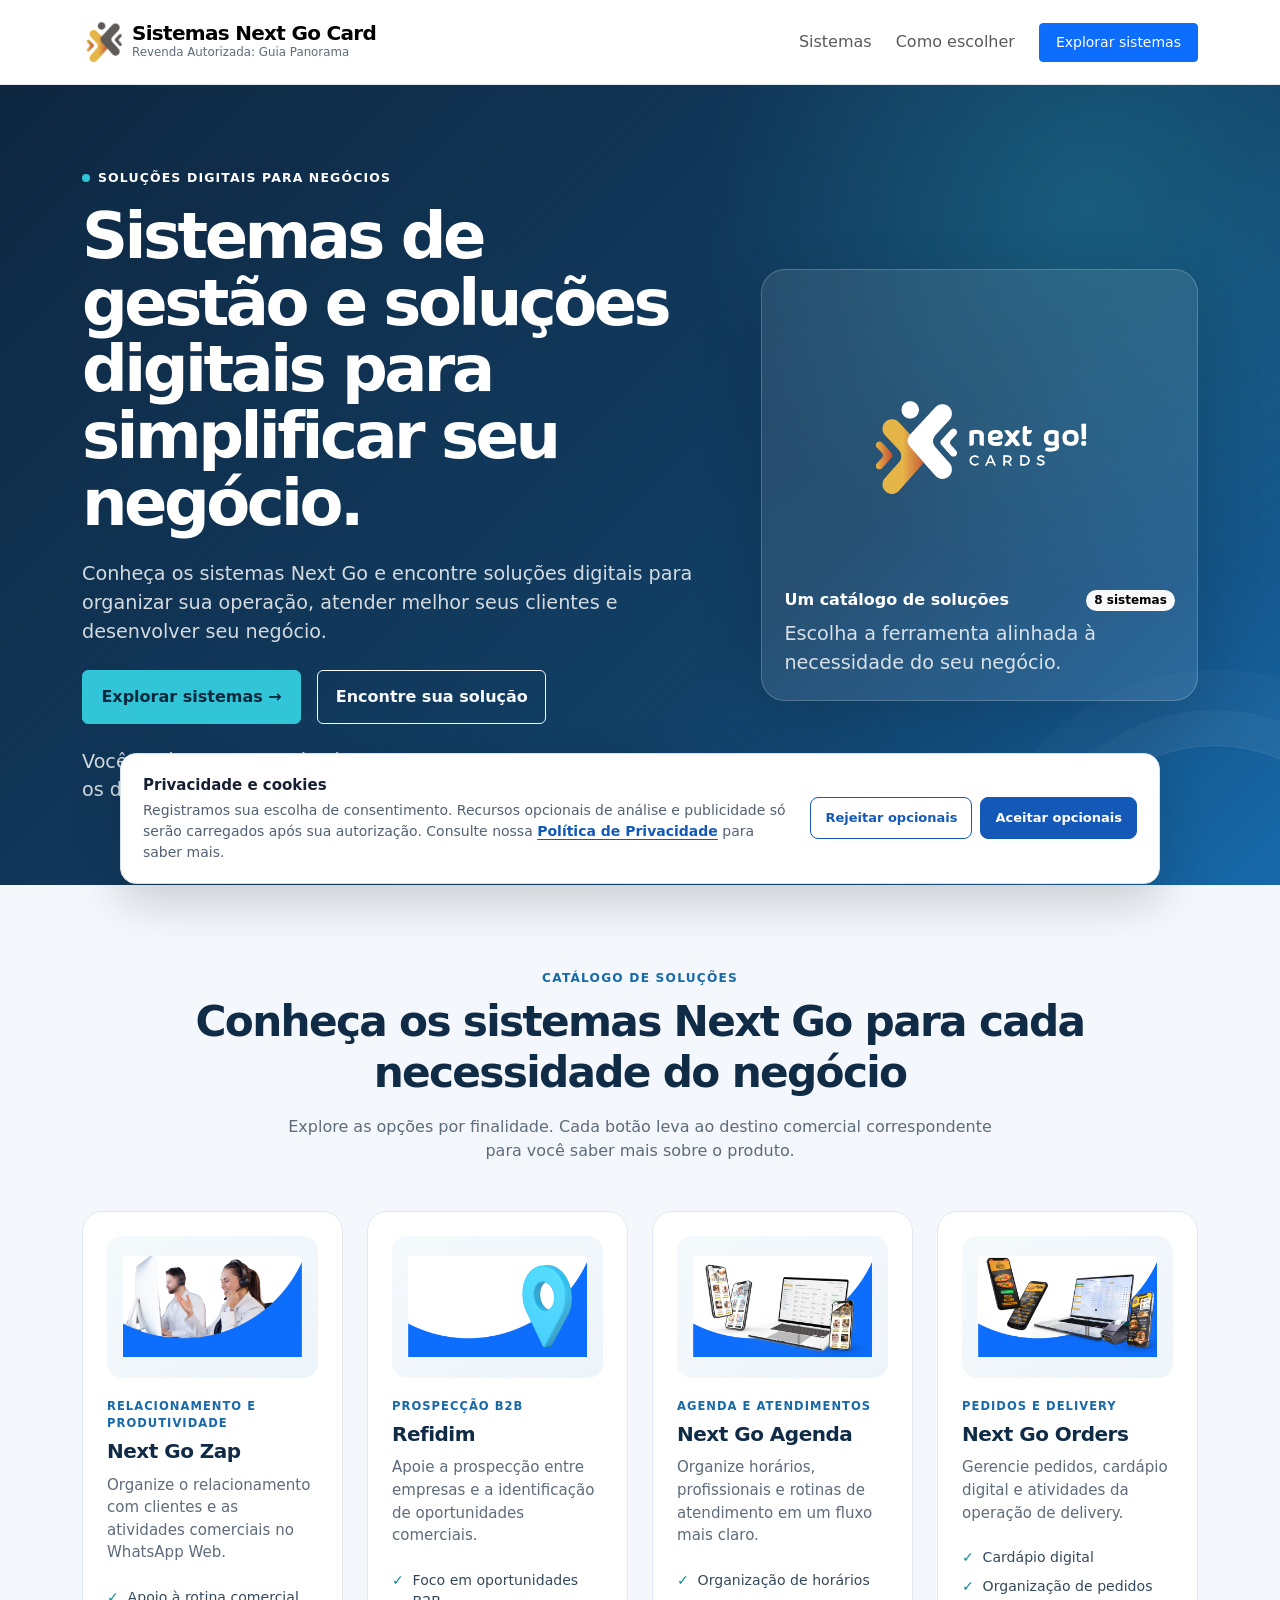
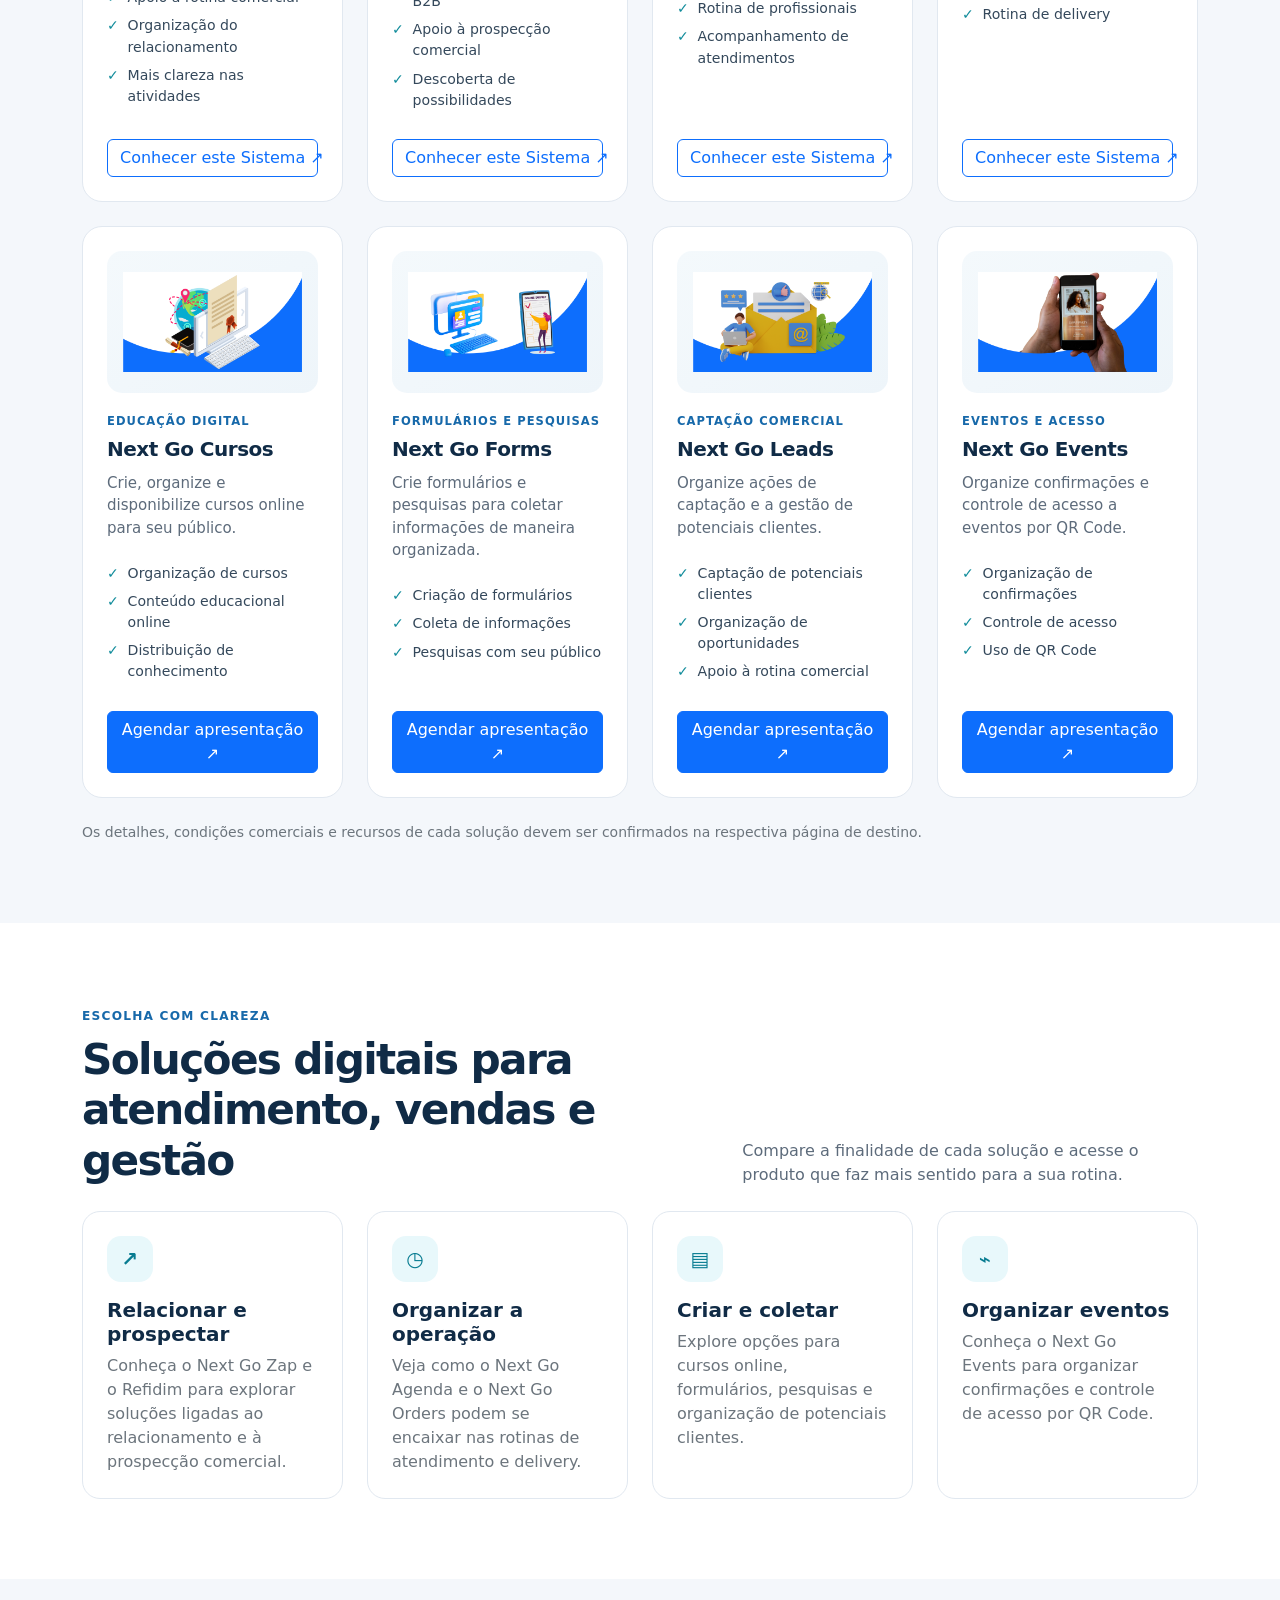
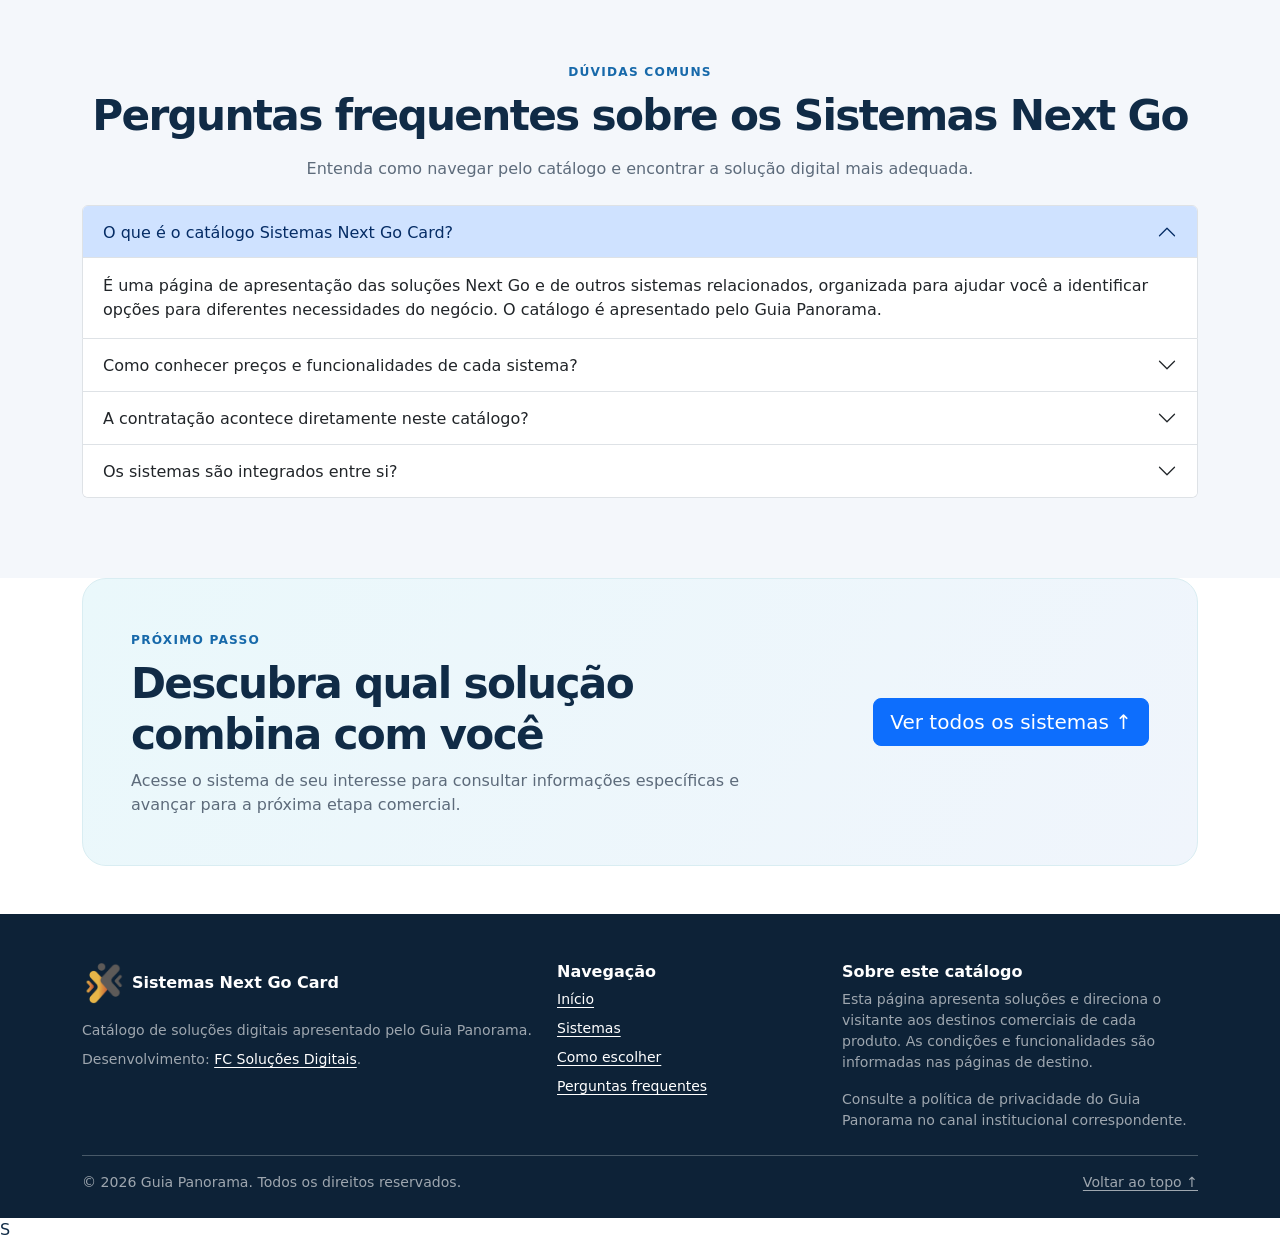
<file: ngsystem/index.html>
<!doctype html>
<html lang="pt-BR">
  <head>
    <meta charset="utf-8" />
    <meta name="viewport" content="width=device-width, initial-scale=1" />
    <meta name="theme-color" content="#102b46" />
    <title>
      Sistemas Next Go Card: Sistemas de Gestão e Soluções Digitais | Guia
      Panorama
    </title>
    <meta
      name="description"
      content="Conheça o catálogo Sistemas Next Go Card do Guia Panorama: sistemas para atendimento, agenda online, delivery, cursos digitais, formulários, captação de leads e eventos."
    />
    <meta
      name="keywords"
      content="Sistemas Next Go Card, sistemas de gestão, soluções digitais para empresas, software empresarial, Guia Panorama, atendimento digital, agenda online, sistema para delivery, cardápio digital, cursos online, formulários digitais, captação de leads, gestão de eventos"
    />
    <meta
      name="author"
      content="Guia Panorama — Revenda Autorizada Sistemas Next Go Card"
    />
    <meta
      name="application-name"
      content="Sistemas Next Go Card | Guia Panorama"
    />
    <link rel="canonical" href="https://nextgosystem.guiapanorama.com.br/" />
    <meta name="robots" content="index, follow" />
    <meta property="og:type" content="website" />
    <meta property="og:locale" content="pt_BR" />
    <meta
      property="og:site_name"
      content="Guia Panorama — Sistemas Next Go Card"
    />
    <meta
      property="og:title"
      content="Sistemas Next Go Card: Sistemas de Gestão e Soluções Digitais | Guia Panorama"
    />
    <meta
      property="og:description"
      content="Explore sistemas para organizar atendimento, agenda, delivery, cursos, formulários, leads e eventos. Conheça o catálogo Sistemas Next Go Card do Guia Panorama."
    />
    <meta
      property="og:url"
      content="https://nextgosystem.guiapanorama.com.br/"
    />
    <meta
      property="og:image"
      content="https://nextgosystem.guiapanorama.com.br/assets/img/logo-nextgo-marketing.png"
    />
    <meta
      property="og:image:alt"
      content="Catálogo de sistemas Sistemas Next Go Card apresentado pelo Guia Panorama"
    />
    <meta name="twitter:card" content="summary_large_image" />
    <meta
      name="twitter:title"
      content="Sistemas Next Go Card: Sistemas de Gestão e Soluções Digitais"
    />
    <meta
      name="twitter:description"
      content="Conheça soluções digitais Next Go para diferentes rotinas de negócios, apresentadas pelo Guia Panorama."
    />
    <meta
      name="twitter:image"
      content="https://nextgosystem.guiapanorama.com.br/assets/img/logo-nextgo-marketing.png"
    />
    <link
      rel="icon"
      href="https://www.google.com/s2/favicons?domain=nextgosystem.guiapanorama.com.br&amp;sz=64"
      type="image/png"
    />

    <!-- Dados estruturados para mecanismos de busca. -->
    <script type="application/ld+json">
      {
        "@context": "https://schema.org",
        "@type": "FAQPage",
        "mainEntity": [
          {
            "@type": "Question",
            "name": "O que é o catálogo Sistemas Next Go Card?",
            "acceptedAnswer": {
              "@type": "Answer",
              "text": "É uma página de apresentação das soluções Next Go e de outros sistemas relacionados, organizada para ajudar você a identificar opções para diferentes necessidades do negócio. O catálogo é apresentado pelo Guia Panorama."
            }
          },
          {
            "@type": "Question",
            "name": "Como conhecer preços e funcionalidades de cada sistema?",
            "acceptedAnswer": {
              "@type": "Answer",
              "text": "Selecione o botão do produto desejado. Você será direcionado à página comercial correspondente ou ao agendamento de apresentação, onde poderá consultar informações específicas e próximos passos."
            }
          },
          {
            "@type": "Question",
            "name": "A contratação acontece diretamente neste catálogo?",
            "acceptedAnswer": {
              "@type": "Answer",
              "text": "Não. Esta página apresenta as soluções e encaminha você para o destino comercial de cada produto. As condições de contratação são informadas no destino correspondente."
            }
          },
          {
            "@type": "Question",
            "name": "Os sistemas são integrados entre si?",
            "acceptedAnswer": {
              "@type": "Answer",
              "text": "Os sistemas Next Go não possuem integração direta entre si. No entanto, alguns sistemas que utilizam recursos de cobrança contam com integração com a carteira Next Go Pay. Além disso, todos os sistemas, com exceção do Refidim e do Next Go Zap, dependem de um site mobile (card digital) para seu funcionamento e disponibilização das informações aos usuários."
            }
          }
        ]
      }
    </script>

    <!-- Bootstrap CSS via CDN. -->
    <link
      href="https://cdn.jsdelivr.net/npm/bootstrap@5.3.3/dist/css/bootstrap.min.css"
      rel="stylesheet"
      integrity="sha384-QWTKZyjpPEjISv5WaRU9OFeRpok6YctnYmDr5pNlyT2bRjXh0JMhjY6hW+ALEwIH"
      crossorigin="anonymous"
    />
    <link rel="stylesheet" href="assets/css/style.css" />
    <link rel="stylesheet" href="assets/css/consent.css" />
  </head>
  <body>
    <a
      class="visually-hidden-focusable position-absolute top-0 start-0 p-3 bg-white"
      href="#conteudo"
      >Pular para o conteúdo</a
    >

    <!-- Cabeçalho da página. -->
    <header>
      <!-- Navegação principal — navbar. -->
      <nav
        class="navbar navbar-expand-lg sticky-top"
        aria-label="Navegação principal"
      >
        <div class="container py-2">
          <a
            class="navbar-brand d-flex align-items-center gap-2"
            href="#inicio"
            aria-label="Sistemas Next Go Card — início"
          >
            <img
              class="brand-mark"
              src="assets/img/logo-nextgo-system.png"
              width="42"
              height="42"
              alt="Logo Sistemas Next Go Card"
              decoding="async"
            />
            <span>
              <span class="brand-name d-block">Sistemas Next Go Card</span>
              <span class="brand-subtitle d-block"
                >Revenda Autorizada: Guia Panorama</span
              >
            </span>
          </a>
          <button
            class="navbar-toggler"
            type="button"
            data-bs-toggle="collapse"
            data-bs-target="#menuPrincipal"
            aria-controls="menuPrincipal"
            aria-expanded="false"
            aria-label="Abrir menu"
          >
            <span class="navbar-toggler-icon"></span>
          </button>
          <div class="collapse navbar-collapse" id="menuPrincipal">
            <ul class="navbar-nav ms-auto align-items-lg-center gap-lg-2">
              <li class="nav-item">
                <a class="nav-link" href="#sistemas">Sistemas</a>
              </li>
              <li class="nav-item">
                <a class="nav-link" href="#beneficios">Como escolher</a>
              </li>
              <li class="nav-item ms-lg-2">
                <a class="btn btn-sm btn-primary px-3 py-2" href="#sistemas"
                  >Explorar sistemas</a
                >
              </li>
            </ul>
          </div>
        </div>
      </nav>
    </header>

    <!-- Conteúdo principal — conteudo. -->
    <main id="conteudo">
      <!-- apresentação principal. -->
      <section
        class="hero section-pad"
        id="inicio"
        aria-labelledby="titulo-principal"
      >
        <div class="container hero-content">
          <div class="row align-items-center g-5">
            <div class="col-lg-7">
              <span class="eyebrow mb-3"
                ><span class="eyebrow-dot"></span> Soluções digitais para
                negócios</span
              >
              <h1 id="titulo-principal" class="mb-4">
                Sistemas de gestão e soluções digitais para simplificar seu
                negócio.
              </h1>
              <p class="mb-4">
                Conheça os sistemas Next Go e encontre soluções digitais para
                organizar sua operação, atender melhor seus clientes e
                desenvolver seu negócio.
              </p>
              <div class="d-flex flex-wrap gap-3">
                <a class="btn btn-ng" href="#sistemas"
                  >Explorar sistemas <span aria-hidden="true">→</span></a
                >
                <a class="btn btn-outline-light" href="#beneficios"
                  >Encontre sua solução</a
                >
              </div>
              <p class="hero-note mt-4 mb-0">
                Você será direcionado à página de cada produto para conhecer os
                detalhes, solicitar uma apresentação ou contratar.
              </p>
            </div>
            <div class="col-lg-5">
              <div class="hero-panel">
                <img
                  src="assets/img/logo-nextgo-marketing.png"
                  width="480"
                  height="280"
                  alt="Identidade visual do catálogo Sistemas Next Go Card"
                  fetchpriority="high"
                />
                <div
                  class="d-flex align-items-center justify-content-between gap-3 mt-3"
                >
                  <span class="fw-semibold">Um catálogo de soluções</span>
                  <span class="badge rounded-pill text-bg-light"
                    >8 sistemas</span
                  >
                </div>
                <p class="hero-note mt-2 mb-0">
                  Escolha a ferramenta alinhada à necessidade do seu negócio.
                </p>
              </div>
            </div>
          </div>
        </div>
      </section>

      <!-- Seção de conteúdo (sistemas). -->
      <section
        class="section-pad catalog-section"
        id="sistemas"
        aria-labelledby="titulo-sistemas"
      >
        <div class="container">
          <div class="text-center mx-auto mb-5">
            <span class="section-kicker">Catálogo de soluções</span>
            <h2 id="titulo-sistemas" class="section-title mt-2 mb-3">
              Conheça os sistemas Next Go para cada necessidade do negócio
            </h2>
            <p class="section-lead mx-auto mb-0">
              Explore as opções por finalidade. Cada botão leva ao destino
              comercial correspondente para você saber mais sobre o produto.
            </p>
          </div>

          <div class="row g-4">
            <div class="col-md-6 col-xl-3">
              <article class="product-card">
                <div class="product-image-wrap">
                  <img
                    class="product-image"
                    src="assets/img/nextgo-zap.png"
                    width="220"
                    height="112"
                    alt="Imagem do sistema Next Go Zap"
                    loading="lazy"
                    decoding="async"
                  />
                </div>
                <span class="product-category"
                  >Relacionamento e produtividade</span
                >
                <h3>Next Go Zap</h3>
                <p>
                  Organize o relacionamento com clientes e as atividades
                  comerciais no WhatsApp Web.
                </p>
                <ul class="product-points">
                  <li>Apoio à rotina comercial</li>
                  <li>Organização do relacionamento</li>
                  <li>Mais clareza nas atividades</li>
                </ul>
                <a
                  class="btn btn-outline-primary w-100 text-nowrap"
                  href="https://nextgozap.guiapanorama.com.br/"
                  target="_blank"
                  rel="noopener noreferrer"
                  aria-label="Conhecer o Next Go Zap"
                  >Conhecer este Sistema <span aria-hidden="true">↗</span></a
                >
              </article>
            </div>
            <div class="col-md-6 col-xl-3">
              <article class="product-card">
                <div class="product-image-wrap">
                  <img
                    class="product-image"
                    src="assets/img/refidim.png"
                    width="220"
                    height="112"
                    alt="Imagem do sistema Refidim"
                    loading="lazy"
                    decoding="async"
                  />
                </div>
                <span class="product-category">Prospecção B2B</span>
                <h3>Refidim</h3>
                <p>
                  Apoie a prospecção entre empresas e a identificação de
                  oportunidades comerciais.
                </p>
                <ul class="product-points">
                  <li>Foco em oportunidades B2B</li>
                  <li>Apoio à prospecção comercial</li>
                  <li>Descoberta de possibilidades</li>
                </ul>
                <a
                  class="btn btn-outline-primary w-100 text-nowrap"
                  href="https://refidim.com.br?code=6501B3"
                  target="_blank"
                  rel="noopener noreferrer"
                  aria-label="Conhecer o Refidim"
                  >Conhecer este Sistema <span aria-hidden="true">↗</span></a
                >
              </article>
            </div>
            <div class="col-md-6 col-xl-3">
              <article class="product-card">
                <div class="product-image-wrap">
                  <img
                    class="product-image"
                    src="assets/img/nextgo-agenda.png"
                    width="220"
                    height="112"
                    alt="Imagem do sistema Next Go Agenda"
                    loading="lazy"
                    decoding="async"
                  />
                </div>
                <span class="product-category">Agenda e atendimentos</span>
                <h3>Next Go Agenda</h3>
                <p>
                  Organize horários, profissionais e rotinas de atendimento em
                  um fluxo mais claro.
                </p>
                <ul class="product-points">
                  <li>Organização de horários</li>
                  <li>Rotina de profissionais</li>
                  <li>Acompanhamento de atendimentos</li>
                </ul>
                <a
                  class="btn btn-outline-primary w-100 text-nowrap"
                  href="https://nextgoagenda.guiapanorama.com.br/"
                  target="_blank"
                  rel="noopener noreferrer"
                  aria-label="Conhecer o Next Go Agenda"
                  >Conhecer este Sistema <span aria-hidden="true">↗</span></a
                >
              </article>
            </div>
            <div class="col-md-6 col-xl-3">
              <article class="product-card">
                <div class="product-image-wrap">
                  <img
                    class="product-image"
                    src="assets/img/nextgo-orders.png"
                    width="220"
                    height="112"
                    alt="Imagem do sistema Next Go Orders"
                    loading="lazy"
                    decoding="async"
                  />
                </div>
                <span class="product-category">Pedidos e delivery</span>
                <h3>Next Go Orders</h3>
                <p>
                  Gerencie pedidos, cardápio digital e atividades da operação de
                  delivery.
                </p>
                <ul class="product-points">
                  <li>Cardápio digital</li>
                  <li>Organização de pedidos</li>
                  <li>Rotina de delivery</li>
                </ul>
                <a
                  class="btn btn-outline-primary w-100 text-nowrap"
                  href="https://nextgoorders.guiapanorama.com.br/"
                  target="_blank"
                  rel="noopener noreferrer"
                  aria-label="Conhecer o Next Go Orders"
                  >Conhecer este Sistema <span aria-hidden="true">↗</span></a
                >
              </article>
            </div>
            <div class="col-md-6 col-xl-3">
              <article class="product-card">
                <div class="product-image-wrap">
                  <img
                    class="product-image"
                    src="assets/img/nextgo-cursos.png"
                    width="220"
                    height="112"
                    alt="Imagem do sistema Next Go Cursos"
                    loading="lazy"
                    decoding="async"
                  />
                </div>
                <span class="product-category">Educação digital</span>
                <h3>Next Go Cursos</h3>
                <p>
                  Crie, organize e disponibilize cursos online para seu público.
                </p>
                <ul class="product-points">
                  <li>Organização de cursos</li>
                  <li>Conteúdo educacional online</li>
                  <li>Distribuição de conhecimento</li>
                </ul>
                <a
                  class="btn btn-primary w-100"
                  href="https://nextgoagenda.com/fcsolucoesdigitais?serviceId=19124"
                  target="_blank"
                  rel="noopener noreferrer"
                  aria-label="Agendar apresentação do Next Go Cursos"
                  >Agendar apresentação <span aria-hidden="true">↗</span></a
                >
              </article>
            </div>
            <div class="col-md-6 col-xl-3">
              <article class="product-card">
                <div class="product-image-wrap">
                  <img
                    class="product-image"
                    src="assets/img/nextgo-forms.png"
                    width="220"
                    height="112"
                    alt="Imagem do sistema Next Go Forms"
                    loading="lazy"
                    decoding="async"
                  />
                </div>
                <span class="product-category">Formulários e pesquisas</span>
                <h3>Next Go Forms</h3>
                <p>
                  Crie formulários e pesquisas para coletar informações de
                  maneira organizada.
                </p>
                <ul class="product-points">
                  <li>Criação de formulários</li>
                  <li>Coleta de informações</li>
                  <li>Pesquisas com seu público</li>
                </ul>
                <a
                  class="btn btn-primary w-100"
                  href="https://nextgoagenda.com/fcsolucoesdigitais?serviceId=19125"
                  target="_blank"
                  rel="noopener noreferrer"
                  aria-label="Agendar apresentação do Next Go Forms"
                  >Agendar apresentação <span aria-hidden="true">↗</span></a
                >
              </article>
            </div>
            <div class="col-md-6 col-xl-3">
              <article class="product-card">
                <div class="product-image-wrap">
                  <img
                    class="product-image"
                    src="assets/img/nextgo-leads.png"
                    width="220"
                    height="112"
                    alt="Imagem do sistema Next Go Leads"
                    loading="lazy"
                    decoding="async"
                  />
                </div>
                <span class="product-category">Captação comercial</span>
                <h3>Next Go Leads</h3>
                <p>
                  Organize ações de captação e a gestão de potenciais clientes.
                </p>
                <ul class="product-points">
                  <li>Captação de potenciais clientes</li>
                  <li>Organização de oportunidades</li>
                  <li>Apoio à rotina comercial</li>
                </ul>
                <a
                  class="btn btn-primary w-100"
                  href="https://nextgoagenda.com/fcsolucoesdigitais?serviceId=19125"
                  target="_blank"
                  rel="noopener noreferrer"
                  aria-label="Agendar apresentação do Next Go Leads"
                  >Agendar apresentação <span aria-hidden="true">↗</span></a
                >
              </article>
            </div>
            <div class="col-md-6 col-xl-3">
              <article class="product-card">
                <div class="product-image-wrap">
                  <img
                    class="product-image"
                    src="assets/img/nextgo-events.png"
                    width="220"
                    height="112"
                    alt="Imagem do sistema Next Go Events"
                    loading="lazy"
                    decoding="async"
                  />
                </div>
                <span class="product-category">Eventos e acesso</span>
                <h3>Next Go Events</h3>
                <p>
                  Organize confirmações e controle de acesso a eventos por QR
                  Code.
                </p>
                <ul class="product-points">
                  <li>Organização de confirmações</li>
                  <li>Controle de acesso</li>
                  <li>Uso de QR Code</li>
                </ul>
                <a
                  class="btn btn-primary w-100"
                  href="https://nextgoagenda.com/fcsolucoesdigitais?serviceId=25155"
                  target="_blank"
                  rel="noopener noreferrer"
                  aria-label="Agendar apresentação do Next Go Events"
                  >Agendar apresentação <span aria-hidden="true">↗</span></a
                >
              </article>
            </div>
          </div>
          <p class="small text-secondary mt-4 mb-0">
            Os detalhes, condições comerciais e recursos de cada solução devem
            ser confirmados na respectiva página de destino.
          </p>
        </div>
      </section>

      <!-- benefícios. -->
      <section
        class="section-pad"
        id="beneficios"
        aria-labelledby="titulo-beneficios"
      >
        <div class="container">
          <div class="row align-items-end g-3 mb-4">
            <div class="col-lg-7">
              <span class="section-kicker">Escolha com clareza</span>
              <h2 id="titulo-beneficios" class="section-title mt-2 mb-0">
                Soluções digitais para atendimento, vendas e gestão
              </h2>
            </div>
            <div class="col-lg-5">
              <p class="section-lead mb-0">
                Compare a finalidade de cada solução e acesse o produto que faz
                mais sentido para a sua rotina.
              </p>
            </div>
          </div>
          <div class="row g-4">
            <div class="col-md-6 col-lg-3">
              <div class="info-card">
                <div class="info-icon" aria-hidden="true">↗</div>
                <h3 class="h5 fw-bold">Relacionar e prospectar</h3>
                <p class="text-secondary mb-0">
                  Conheça o Next Go Zap e o Refidim para explorar soluções
                  ligadas ao relacionamento e à prospecção comercial.
                </p>
              </div>
            </div>
            <div class="col-md-6 col-lg-3">
              <div class="info-card">
                <div class="info-icon" aria-hidden="true">◷</div>
                <h3 class="h5 fw-bold">Organizar a operação</h3>
                <p class="text-secondary mb-0">
                  Veja como o Next Go Agenda e o Next Go Orders podem se
                  encaixar nas rotinas de atendimento e delivery.
                </p>
              </div>
            </div>
            <div class="col-md-6 col-lg-3">
              <div class="info-card">
                <div class="info-icon" aria-hidden="true">▤</div>
                <h3 class="h5 fw-bold">Criar e coletar</h3>
                <p class="text-secondary mb-0">
                  Explore opções para cursos online, formulários, pesquisas e
                  organização de potenciais clientes.
                </p>
              </div>
            </div>
            <div class="col-md-6 col-lg-3">
              <div class="info-card">
                <div class="info-icon" aria-hidden="true">⌁</div>
                <h3 class="h5 fw-bold">Organizar eventos</h3>
                <p class="text-secondary mb-0">
                  Conheça o Next Go Events para organizar confirmações e
                  controle de acesso por QR Code.
                </p>
              </div>
            </div>
          </div>
        </div>
      </section>

      <!-- Seção de conteúdo (perguntas-frequentes). -->
      <section
        class="section-pad catalog-section"
        id="perguntas-frequentes"
        aria-labelledby="titulo-faq"
      >
        <div class="container">
          <div class="text-center mx-auto mb-4">
            <span class="section-kicker">Dúvidas comuns</span>
            <h2 id="titulo-faq" class="section-title mt-2 mb-3">
              Perguntas frequentes sobre os Sistemas Next Go
            </h2>
            <p class="section-lead mx-auto mb-0">
              Entenda como navegar pelo catálogo e encontrar a solução digital
              mais adequada.
            </p>
          </div>
          <div class="accordion" id="faqNext Go">
            <div class="accordion-item">
              <h3 class="accordion-header" id="faq-heading-1">
                <button
                  class="accordion-button"
                  type="button"
                  data-bs-toggle="collapse"
                  data-bs-target="#faq-1"
                  aria-expanded="true"
                  aria-controls="faq-1"
                >
                  O que é o catálogo Sistemas Next Go Card?
                </button>
              </h3>
              <div
                id="faq-1"
                class="accordion-collapse collapse show"
                aria-labelledby="faq-heading-1"
                data-bs-parent="#faqNext Go"
              >
                <div class="accordion-body">
                  É uma página de apresentação das soluções Next Go e de outros
                  sistemas relacionados, organizada para ajudar você a
                  identificar opções para diferentes necessidades do negócio. O
                  catálogo é apresentado pelo Guia Panorama.
                </div>
              </div>
            </div>
            <div class="accordion-item">
              <h3 class="accordion-header" id="faq-heading-2">
                <button
                  class="accordion-button collapsed"
                  type="button"
                  data-bs-toggle="collapse"
                  data-bs-target="#faq-2"
                  aria-expanded="false"
                  aria-controls="faq-2"
                >
                  Como conhecer preços e funcionalidades de cada sistema?
                </button>
              </h3>
              <div
                id="faq-2"
                class="accordion-collapse collapse"
                aria-labelledby="faq-heading-2"
                data-bs-parent="#faqNext Go"
              >
                <div class="accordion-body">
                  Selecione o botão do produto desejado. Você será direcionado à
                  página comercial correspondente ou ao agendamento de
                  apresentação, onde poderá consultar informações específicas e
                  próximos passos.
                </div>
              </div>
            </div>
            <div class="accordion-item">
              <h3 class="accordion-header" id="faq-heading-3">
                <button
                  class="accordion-button collapsed"
                  type="button"
                  data-bs-toggle="collapse"
                  data-bs-target="#faq-3"
                  aria-expanded="false"
                  aria-controls="faq-3"
                >
                  A contratação acontece diretamente neste catálogo?
                </button>
              </h3>
              <div
                id="faq-3"
                class="accordion-collapse collapse"
                aria-labelledby="faq-heading-3"
                data-bs-parent="#faqNext Go"
              >
                <div class="accordion-body">
                  Não. Esta página apresenta as soluções e encaminha você para o
                  destino comercial de cada produto. As condições de contratação
                  são informadas no destino correspondente.
                </div>
              </div>
            </div>
            <div class="accordion-item">
              <h3 class="accordion-header" id="faq-heading-4">
                <button
                  class="accordion-button collapsed"
                  type="button"
                  data-bs-toggle="collapse"
                  data-bs-target="#faq-4"
                  aria-expanded="false"
                  aria-controls="faq-4"
                >
                  Os sistemas são integrados entre si?
                </button>
              </h3>
              <div
                id="faq-4"
                class="accordion-collapse collapse"
                aria-labelledby="faq-heading-4"
                data-bs-parent="#faqNext Go"
              >
                <div class="accordion-body">
                  Os sistemas Next Go não possuem integração direta entre si. No
                  entanto, alguns sistemas que utilizam recursos de cobrança
                  contam com integração com a carteira Next Go Pay. Além disso,
                  todos os sistemas, com exceção do Refidim e do Next Go Zap,
                  dependem de um site mobile (card digital) para seu
                  funcionamento e disponibilização das informações aos usuários.
                </div>
              </div>
            </div>
          </div>
        </div>
      </section>

      <!-- Seção de conteúdo (pb-5). -->
      <section class="pb-5" aria-labelledby="titulo-proximo-passo">
        <div class="container">
          <div class="cta-band p-4 p-lg-5">
            <div class="row align-items-center g-4">
              <div class="col-lg-8">
                <span class="section-kicker">Próximo passo</span>
                <h2 id="titulo-proximo-passo" class="section-title mt-2 mb-2">
                  Descubra qual solução combina com você
                </h2>
                <p class="section-lead mb-0">
                  Acesse o sistema de seu interesse para consultar informações
                  específicas e avançar para a próxima etapa comercial.
                </p>
              </div>
              <div class="col-lg-4 text-lg-end">
                <a class="btn btn-primary btn-lg" href="#sistemas"
                  >Ver todos os sistemas <span aria-hidden="true">↑</span></a
                >
              </div>
            </div>
          </div>
        </div>
      </section>
    </main>

    <!-- Rodapé da página — pt-5. -->
    <footer class="pt-5 pb-4">
      <div class="container">
        <div class="row g-4 pb-4">
          <div class="col-lg-5">
            <a
              class="d-inline-flex align-items-center gap-2 text-decoration-none mb-3"
              href="#inicio"
            >
              <img
                src="assets/img/logo-nextgo-system.png"
                alt=""
                width="42"
                height="42"
                class="brand-mark"
                loading="lazy"
                decoding="async"
              />
              <span class="footer-brand">Sistemas Next Go Card</span>
            </a>
            <p class="footer-small mb-2">
              Catálogo de soluções digitais apresentado pelo Guia Panorama.
            </p>
            <p class="footer-small mb-0">
              Desenvolvimento:
              <a
                href="https://fcsolucoesdigitais.guiapanorama.com.br"
                target="_blank"
                rel="noopener noreferrer"
                >FC Soluções Digitais</a
              >.
            </p>
          </div>
          <div class="col-6 col-lg-3">
            <h2 class="h6 text-white fw-bold">Navegação</h2>
            <ul class="list-unstyled d-grid gap-2 small mb-0">
              <li><a href="#inicio">Início</a></li>
              <li><a href="#sistemas">Sistemas</a></li>
              <li><a href="#beneficios">Como escolher</a></li>
              <li><a href="#perguntas-frequentes">Perguntas frequentes</a></li>
            </ul>
          </div>
          <div class="col-6 col-lg-4">
            <h2 class="h6 text-white fw-bold">Sobre este catálogo</h2>
            <p class="footer-small">
              Esta página apresenta soluções e direciona o visitante aos
              destinos comerciais de cada produto. As condições e
              funcionalidades são informadas nas páginas de destino.
            </p>
            <p class="footer-small mb-0">
              Consulte a política de privacidade do Guia Panorama no canal
              institucional correspondente.
            </p>
          </div>
        </div>
        <div
          class="border-top border-light border-opacity-25 pt-3 d-flex flex-column flex-md-row justify-content-between gap-2"
        >
          <p class="footer-small mb-0">
            © <span id="anoAtual">2026</span> Guia Panorama. Todos os direitos
            reservados.
          </p>
          <a class="footer-small" href="#inicio">Voltar ao topo ↑</a>
        </div>
      </div>
    </footer>

    <!-- Carrega o JavaScript do Bootstrap uma única vez e sem bloquear a análise do HTML. -->

    <!-- Recurso JavaScript carregado: https://cdn.jsdelivr.net/npm/bootstrap@5.3.3/dist/js/bootstrap.bundle.min.js. -->
    <script
      src="https://cdn.jsdelivr.net/npm/bootstrap@5.3.3/dist/js/bootstrap.bundle.min.js"
      integrity="sha384-YvpcrYf0tY3lHB60NNkmXc5s9fDVZLESaAA55NDzOxhy9GkcIdslK1eN7N6jIeHz"
      crossorigin="anonymous"
      defer=""
    ></script>
    <!-- Comportamento da página carregado do JavaScript externo. -->
    <script src="assets/js/main.js"></script>

    <!-- Preferências de privacidade: ferramentas opcionais só carregam após o aceite. -->
    <section
      class="gp-consent-banner"
      id="gpConsentBanner"
      role="region"
      aria-label="Preferências de privacidade"
      aria-live="polite"
      hidden
    >
      <div class="gp-consent-copy">
        <strong>Privacidade e cookies</strong>
        <p>
          Registramos sua escolha de consentimento. Recursos opcionais de
          análise e publicidade só serão carregados após sua autorização.
          Consulte nossa
          <a href="https://politicadeprivacidade.guiapanorama.com.br"
            >Política de Privacidade</a
          >
          para saber mais.
        </p>
      </div>
      <div class="gp-consent-actions">
        <button class="gp-consent-reject" id="gpRejectConsent" type="button">
          Rejeitar opcionais
        </button>
        <button class="gp-consent-accept" id="gpAcceptConsent" type="button">
          Aceitar opcionais
        </button>
      </div>
    </section>
    <button class="gp-consent-manage" id="gpManageConsent" type="button" hidden>
      Gerenciar preferências
    </button>

    <script
      src="assets/js/consent.js"
      defer
      data-insights="3ce0377cf62940d29b42bac3c46ca7bc"
      data-gtm="GTM-WGWR5R4L"
      data-pixel="737322628172516"
    ></script>
  </body>
</html>
S
</file>
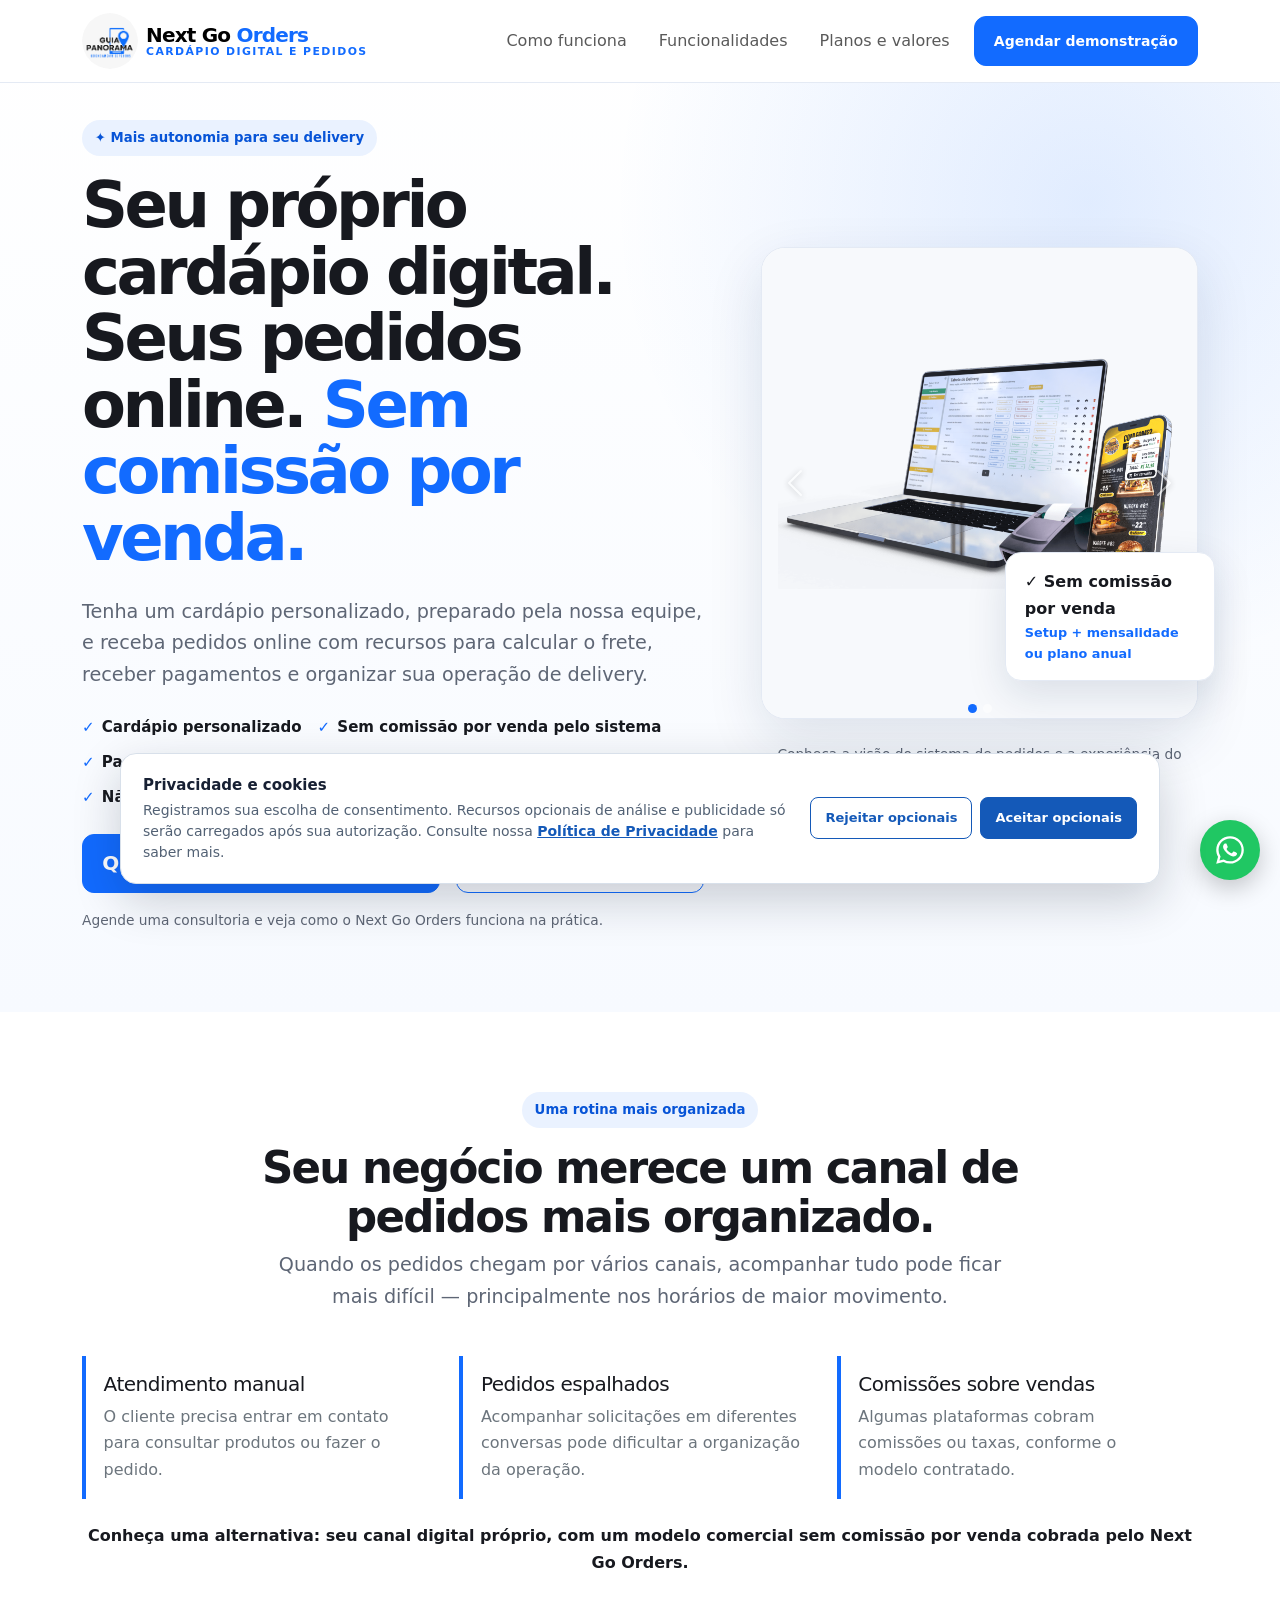
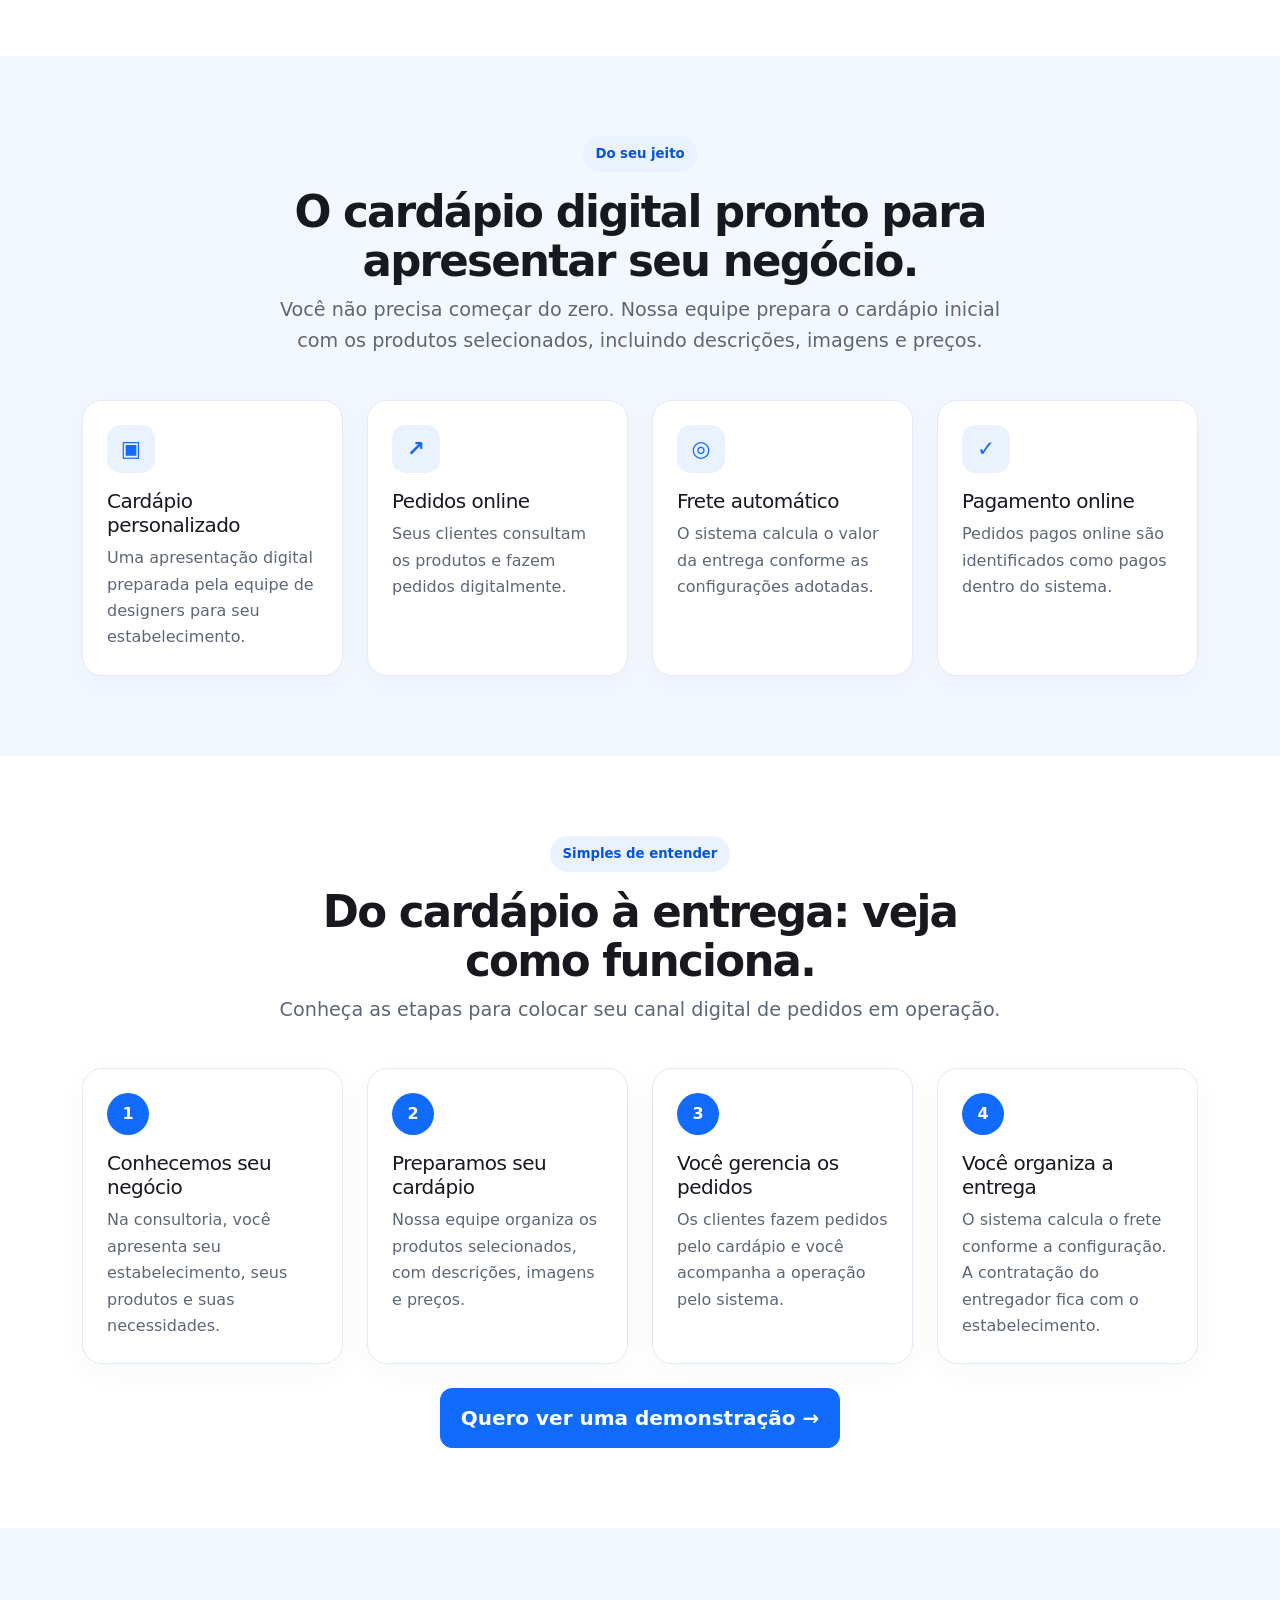
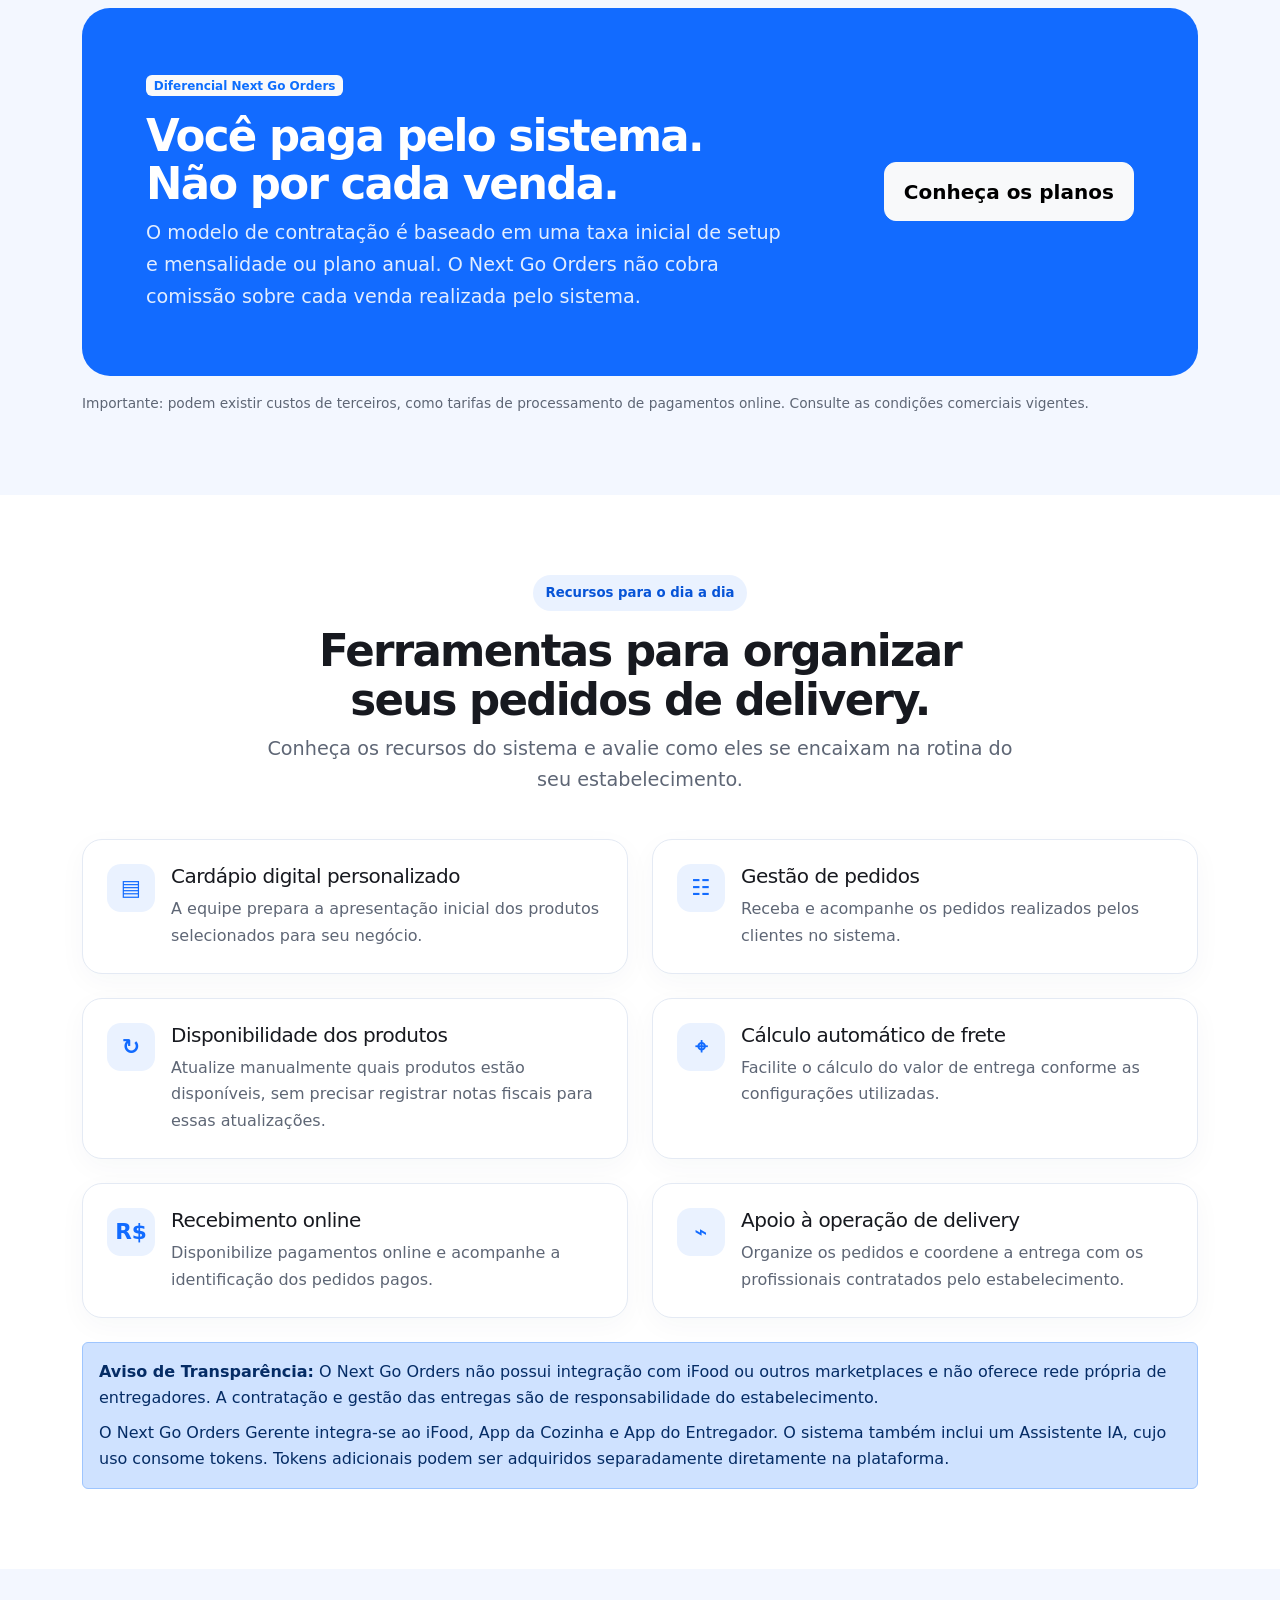
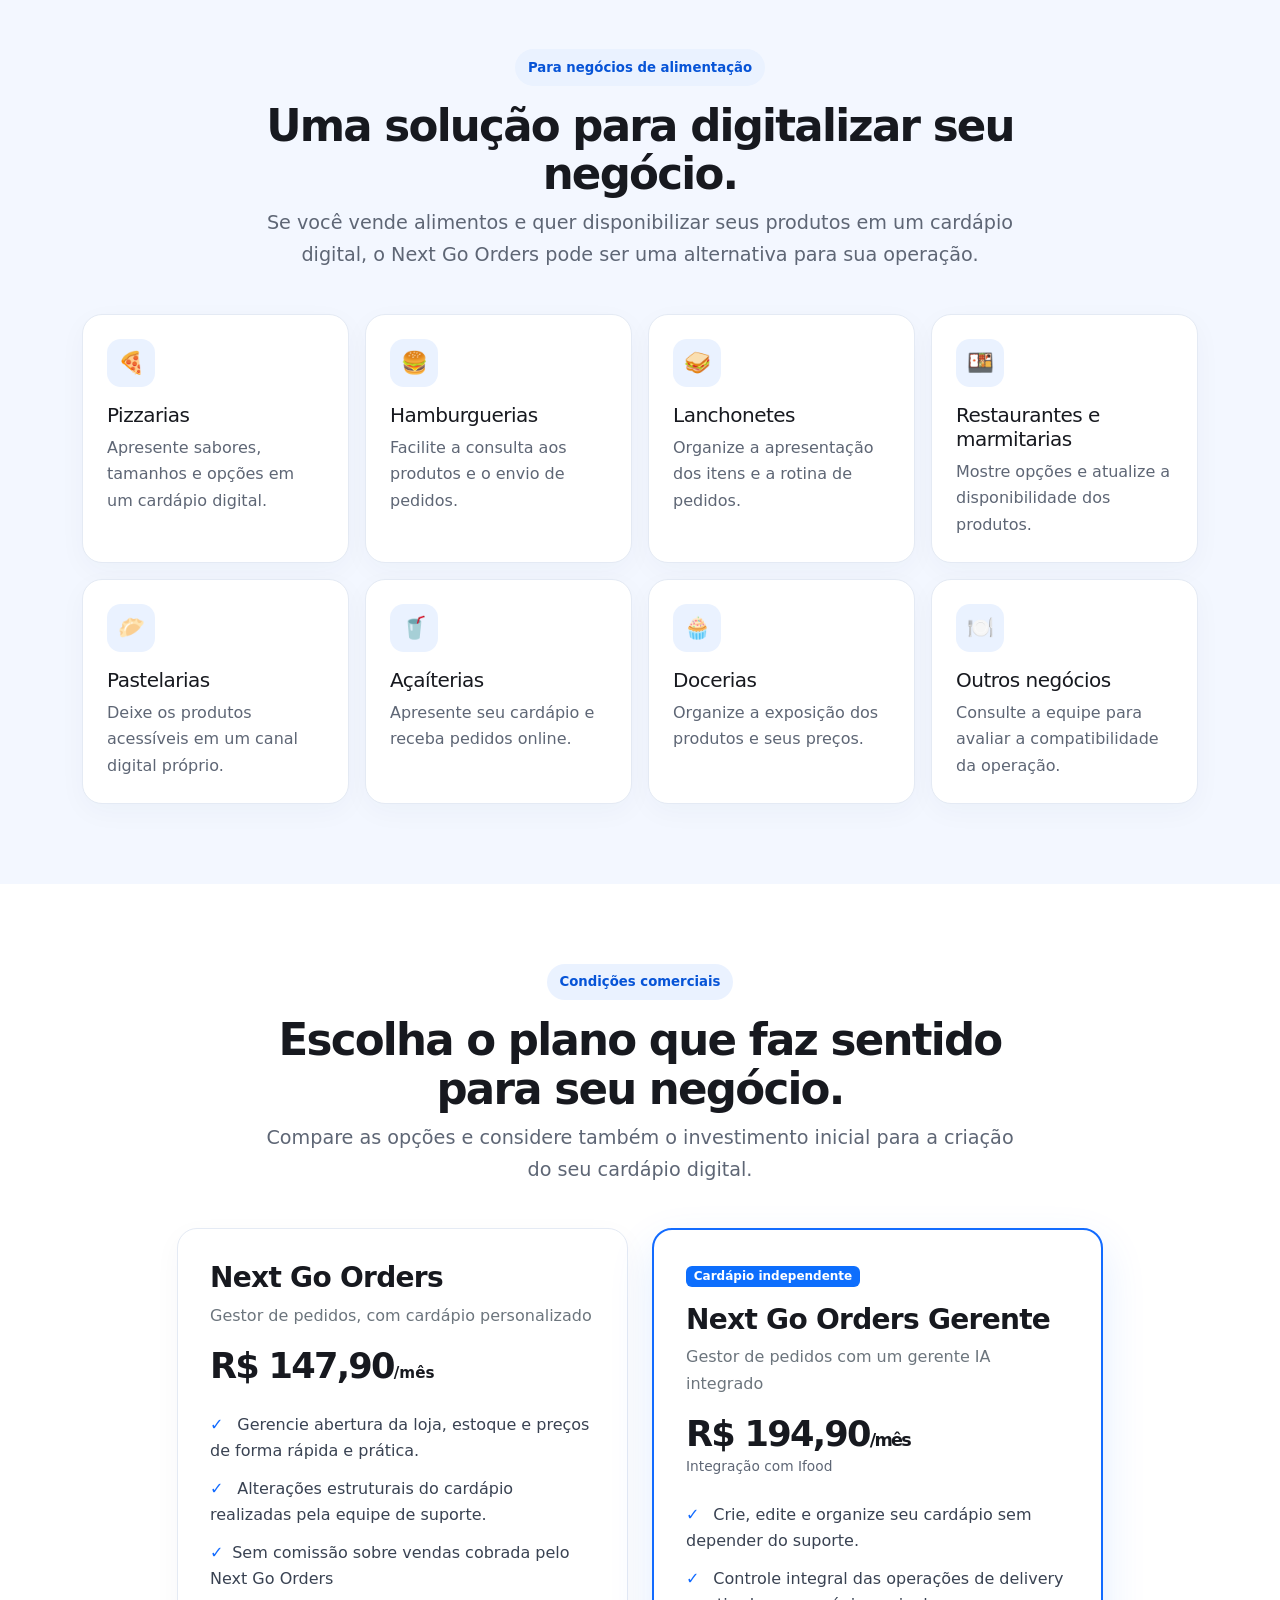
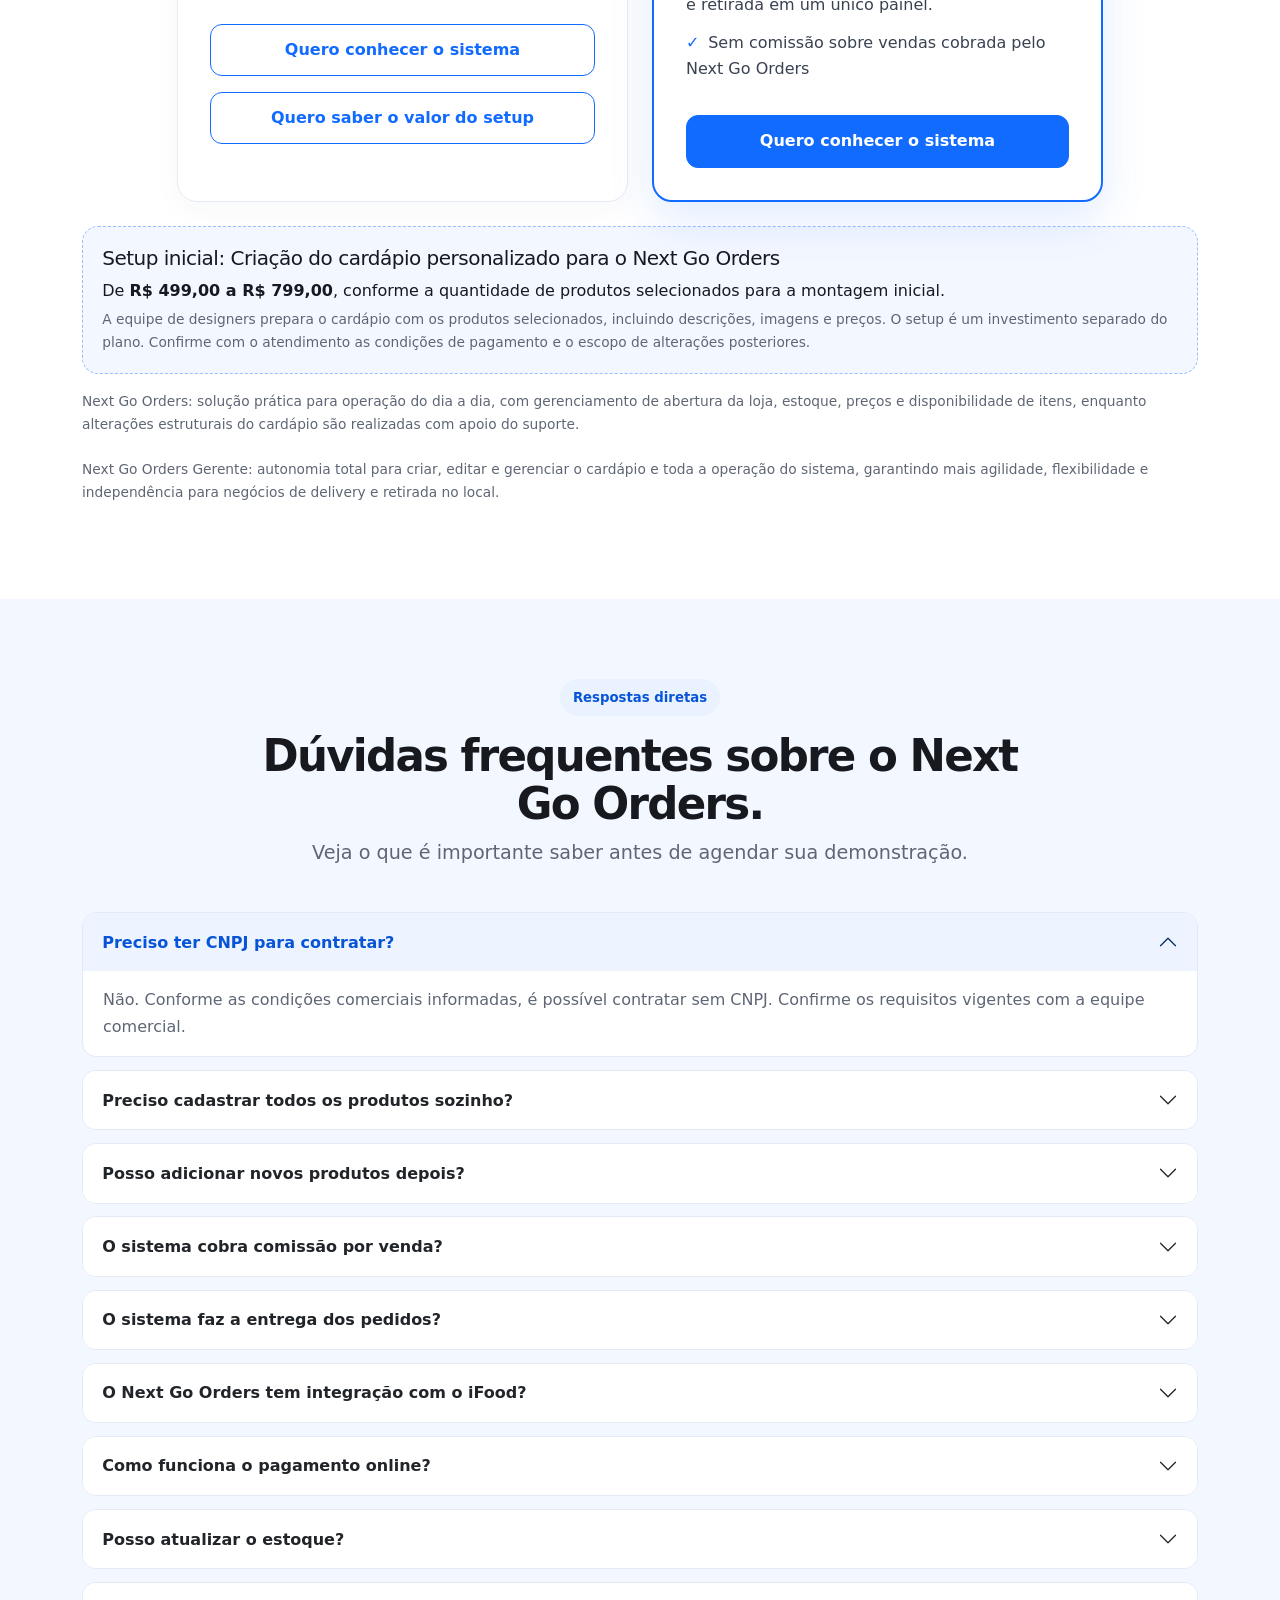
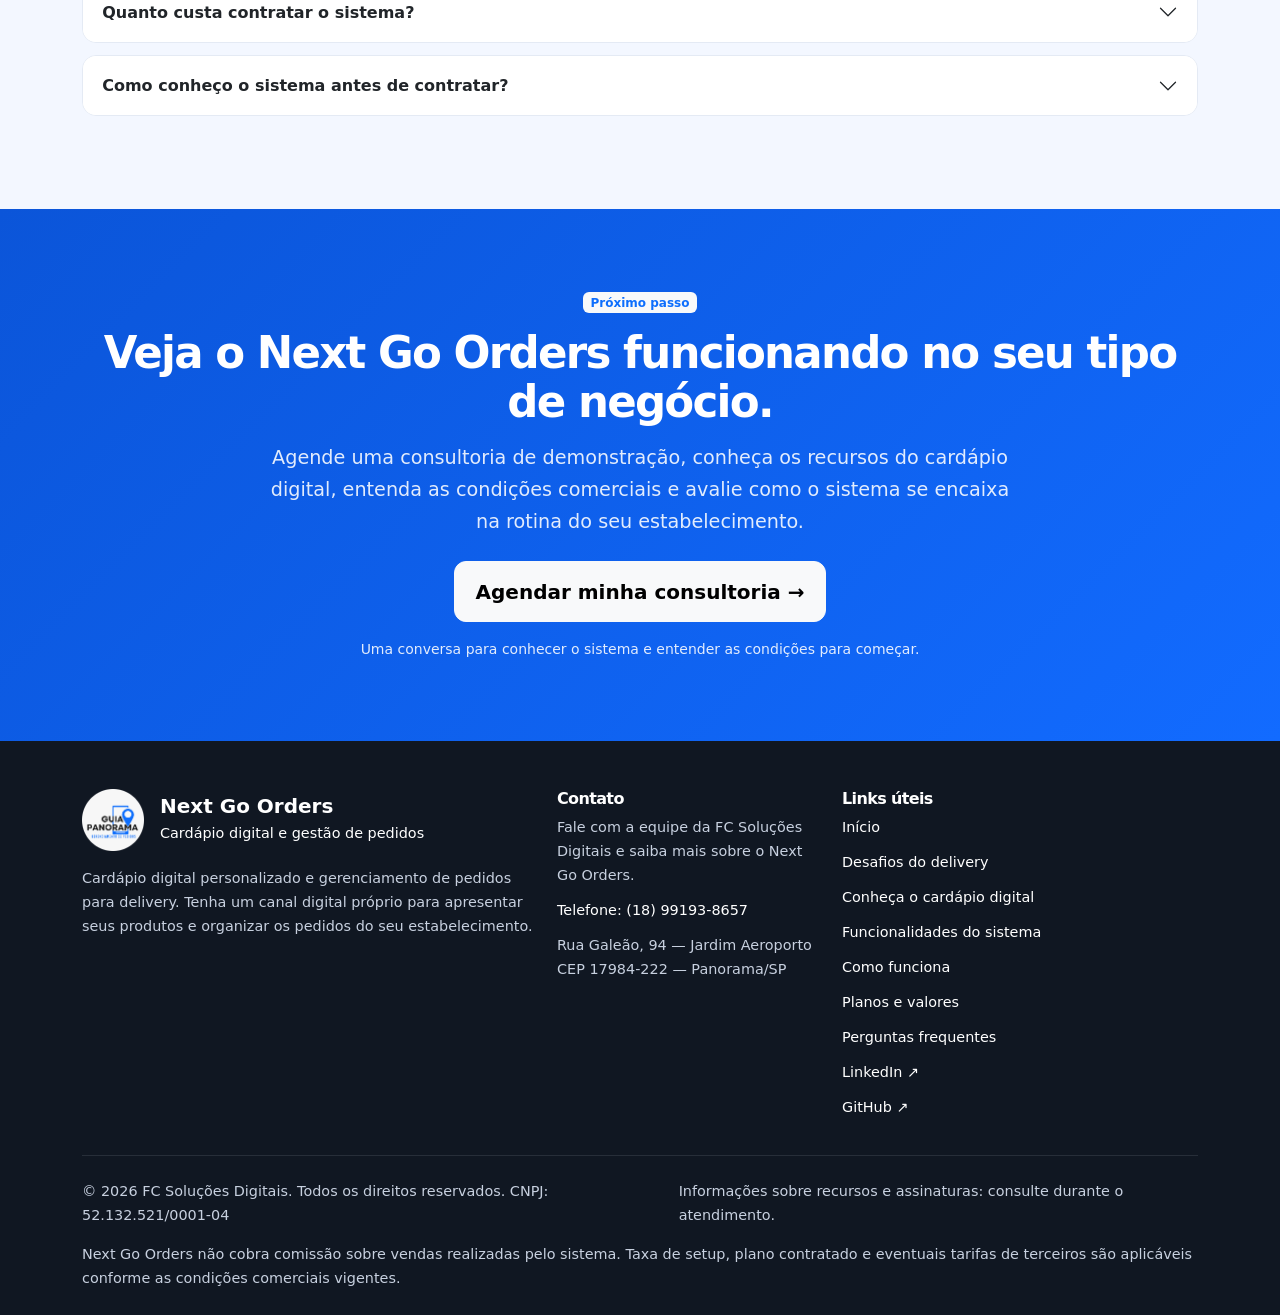
<file: orders/index.html>
<!doctype html>
<html lang="pt-BR">
  <head>
    <meta charset="utf-8" />
    <meta name="viewport" content="width=device-width, initial-scale=1" />
    <title>Next Go Orders | Cardápio Digital sem Comissão por Venda</title>
    <meta
      name="description"
      content="Tenha seu cardápio digital personalizado, receba pedidos online e organize seu delivery sem pagar comissão por venda ao Next Go Orders. Agende uma demonstração."
    />
    <meta
      name="keywords"
      content="sistema de cardápio digital, cardápio digital para delivery, sistema de pedidos online, sistema para delivery, cardápio digital sem comissão, sistema de delivery para restaurantes"
    />
    <meta name="robots" content="index, follow" />
    <meta name="theme-color" content="#126BFF" />
    <meta property="og:type" content="website" />
    <meta
      property="og:title"
      content="Next Go Orders | Seu cardápio digital, sem comissão por venda"
    />
    <meta
      property="og:description"
      content="Cardápio digital personalizado, pedidos online e ferramentas para organizar seu delivery. Conheça o Next Go Orders."
    />
    <meta
      property="og:image"
      content="https://nextgoorders.guiapanorama.com.br/assets/img/cardapio.svg"
    />
    <meta
      property="og:url"
      content="https://nextgoorders.guiapanorama.com.br/"
    />
    <link rel="canonical" href="https://nextgoorders.guiapanorama.com.br/" />
    <link rel="preconnect" href="https://cdn.jsdelivr.net" crossorigin="" />
    <link
      href="https://cdn.jsdelivr.net/npm/bootstrap@5.3.3/dist/css/bootstrap.min.css"
      rel="stylesheet"
    />
    <link rel="stylesheet" href="assets/css/style.css" />

    <!-- Dados estruturados para mecanismos de busca. -->
    <script type="application/ld+json">
      {
        "@context": "https://schema.org",
        "@type": "SoftwareApplication",
        "name": "Next Go Orders",
        "applicationCategory": "BusinessApplication",
        "operatingSystem": "Web",
        "description": "Sistema de cardápio digital personalizado e gerenciamento de pedidos para delivery, sem comissão sobre vendas cobrada pelo Next Go Orders."
      }
    </script>

    <!-- Dados estruturados para mecanismos de busca. -->
    <script type="application/ld+json">
      {
        "@context": "https://schema.org",
        "@type": "FAQPage",
        "mainEntity": [
          {
            "@type": "Question",
            "name": "Preciso ter CNPJ para contratar?",
            "acceptedAnswer": {
              "@type": "Answer",
              "text": "Conforme as condições comerciais informadas, é possível contratar sem CNPJ. Confirme os requisitos vigentes com a equipe comercial."
            }
          },
          {
            "@type": "Question",
            "name": "Preciso cadastrar todos os produtos sozinho?",
            "acceptedAnswer": {
              "@type": "Answer",
              "text": "Não para montar o cardápio inicial. A equipe prepara o cardápio personalizado com os produtos selecionados, descrições, imagens e preços."
            }
          },
          {
            "@type": "Question",
            "name": "Posso adicionar novos produtos depois?",
            "acceptedAnswer": {
              "@type": "Answer",
              "text": "A inclusão livre de novos produtos pelo comerciante não está disponível. Necessidades de ampliação do cardápio devem ser avaliadas com o atendimento comercial."
            }
          },
          {
            "@type": "Question",
            "name": "O sistema cobra comissão por venda?",
            "acceptedAnswer": {
              "@type": "Answer",
              "text": "O Next Go Orders não cobra comissão sobre as vendas realizadas pelo sistema. Podem existir taxas de terceiros, como as relacionadas ao processamento de pagamentos online."
            }
          },
          {
            "@type": "Question",
            "name": "O sistema faz a entrega dos pedidos?",
            "acceptedAnswer": {
              "@type": "Answer",
              "text": "O estabelecimento é responsável por contratar o entregador, organizar as entregas e coordenar essa etapa da operação."
            }
          },
          {
            "@type": "Question",
            "name": "O Next Go Orders tem integração com o iFood?",
            "acceptedAnswer": {
              "@type": "Answer",
              "text": "O sistema não possui integração com o iFood ou outras plataformas de marketplace."
            }
          },
          {
            "@type": "Question",
            "name": "Como funciona o pagamento online?",
            "acceptedAnswer": {
              "@type": "Answer",
              "text": "O sistema permite pagamentos online e identifica como pagos os pedidos correspondentes. Meios aceitos, tarifas e prazos de repasse devem ser confirmados com a equipe comercial."
            }
          },
          {
            "@type": "Question",
            "name": "Posso atualizar o estoque?",
            "acceptedAnswer": {
              "@type": "Answer",
              "text": "A disponibilidade dos produtos pode ser atualizada manualmente no sistema, sem necessidade de movimentações por notas fiscais para essas atualizações."
            }
          },
          {
            "@type": "Question",
            "name": "Quanto custa contratar o sistema?",
            "acceptedAnswer": {
              "@type": "Answer",
              "text": "A criação do cardápio custa de R$ 499,00 a R$ 799,00, conforme a quantidade de produtos. O plano mensal custa R$ 147,90, ou há a opção anual de R$ 1.448,80 via Pix. Confirme as condições comerciais vigentes."
            }
          },
          {
            "@type": "Question",
            "name": "Como conheço o sistema antes de contratar?",
            "acceptedAnswer": {
              "@type": "Answer",
              "text": "Agende uma consultoria de demonstração para conhecer o funcionamento, tirar dúvidas e avaliar se os recursos atendem à rotina do seu negócio."
            }
          }
        ]
      }
    </script>
    <link rel="stylesheet" href="assets/css/consent.css" />
  </head>
  <body>
    <!-- Cabeçalho da página. -->
    <header>
      <!-- Navegação principal — navbar. -->
      <nav
        class="navbar navbar-expand-lg fixed-top"
        aria-label="Navegação principal"
      >
        <div class="container">
          <a
            class="navbar-brand d-flex align-items-center gap-2"
            href="#inicio"
            aria-label="Next Go Orders - início"
          >
            <img
              src="assets/img/logo-guia-orders.png"
              alt="Logotipo do Next Go Orders"
              class="brand-logo"
              width="56"
              height="56"
            />
            <span class="brand-name"
              >Next Go <span class="text-blue">Orders</span
              ><small>Cardápio digital e pedidos</small></span
            >
          </a>
          <button
            class="navbar-toggler"
            type="button"
            data-bs-toggle="collapse"
            data-bs-target="#menuPrincipal"
            aria-controls="menuPrincipal"
            aria-expanded="false"
            aria-label="Abrir menu"
          >
            <span class="navbar-toggler-icon"></span>
          </button>
          <div class="collapse navbar-collapse" id="menuPrincipal">
            <ul class="navbar-nav ms-auto align-items-lg-center gap-lg-3">
              <li class="nav-item">
                <a class="nav-link" href="#como-funciona">Como funciona</a>
              </li>
              <li class="nav-item">
                <a class="nav-link" href="#funcionalidades">Funcionalidades</a>
              </li>
              <li class="nav-item">
                <a class="nav-link" href="#planos">Planos e valores</a>
              </li>
              <li class="nav-item mt-2 mt-lg-0">
                <a
                  class="btn btn-primary btn-sm"
                  href="#agendamento"
                  data-cta="header"
                  >Agendar demonstração</a
                >
              </li>
            </ul>
          </div>
        </div>
      </nav>
    </header>

    <!-- Conteúdo principal. -->
    <main>
      <!-- apresentação principal. -->
      <section class="hero" id="inicio">
        <div class="container">
          <div class="row align-items-center g-5">
            <div class="col-lg-7">
              <span class="eyebrow mb-3"
                >✦ Mais autonomia para seu delivery</span
              >
              <h1 class="mb-4">
                Seu próprio cardápio digital. Seus pedidos online.
                <span class="text-blue">Sem comissão por venda.</span>
              </h1>
              <p class="lead mb-4">
                Tenha um cardápio personalizado, preparado pela nossa equipe, e
                receba pedidos online com recursos para calcular o frete,
                receber pagamentos e organizar sua operação de delivery.
              </p>
              <ul class="hero-points mb-4">
                <li>Cardápio personalizado</li>
                <li>Sem comissão por venda pelo sistema</li>
                <li>Pagamentos online</li>
                <li>Cálculo automático de frete</li>
                <li>Não precisa ter CNPJ</li>
              </ul>
              <div class="d-flex flex-column flex-sm-row gap-3">
                <a
                  class="btn btn-primary btn-lg"
                  href="#agendamento"
                  data-cta="hero"
                  >Quero conhecer o sistema <span aria-hidden="true">→</span></a
                >
                <a class="btn btn-outline-primary btn-lg" href="#como-funciona"
                  >Ver como funciona</a
                >
              </div>
              <p class="small-note mt-3 mb-0">
                Agende uma consultoria e veja como o Next Go Orders funciona na
                prática.
              </p>
            </div>
            <div class="col-lg-5">
              <div class="mockup-wrap">
                <div
                  id="produtoCarousel"
                  class="carousel slide product-carousel"
                  data-bs-ride="carousel"
                  data-bs-interval="4500"
                  aria-label="Imagens do Next Go Orders"
                >
                  <div class="carousel-indicators">
                    <button
                      type="button"
                      data-bs-target="#produtoCarousel"
                      data-bs-slide-to="0"
                      class="active"
                      aria-current="true"
                      aria-label="Ver sistema de pedidos e impressoras"
                    ></button>
                    <button
                      type="button"
                      data-bs-target="#produtoCarousel"
                      data-bs-slide-to="1"
                      aria-label="Ver cardápio digital para clientes"
                    ></button>
                  </div>
                  <div class="carousel-inner">
                    <div class="carousel-item active">
                      <img
                        src="assets/img/orders.svg"
                        alt="Tela do Next Go Orders para gerenciamento e impressão de pedidos"
                        width="500"
                        height="500"
                        fetchpriority="high"
                        decoding="async"
                      />
                    </div>
                    <div class="carousel-item">
                      <img
                        src="assets/img/cardapio.svg"
                        alt="Exemplo de cardápio digital que os clientes utilizam para consultar produtos e fazer pedidos"
                        width="500"
                        height="500"
                        loading="lazy"
                        decoding="async"
                      />
                    </div>
                  </div>
                  <button
                    class="carousel-control-prev"
                    type="button"
                    data-bs-target="#produtoCarousel"
                    data-bs-slide="prev"
                    aria-label="Imagem anterior"
                  >
                    <span
                      class="carousel-control-prev-icon"
                      aria-hidden="true"
                    ></span>
                  </button>
                  <button
                    class="carousel-control-next"
                    type="button"
                    data-bs-target="#produtoCarousel"
                    data-bs-slide="next"
                    aria-label="Próxima imagem"
                  >
                    <span
                      class="carousel-control-next-icon"
                      aria-hidden="true"
                    ></span>
                  </button>
                </div>
                <div class="floating-note">
                  ✓ Sem comissão por venda<span
                    >Setup + mensalidade ou plano anual</span
                  >
                </div>
              </div>
              <p class="small-note text-center mt-4">
                Conheça a visão do sistema de pedidos e a experiência do cliente
                no cardápio digital.
              </p>
            </div>
          </div>
        </div>
      </section>

      <!-- Seção de conteúdo (problema). -->
      <section id="problema">
        <div class="container">
          <div class="section-heading">
            <span class="eyebrow mb-3">Uma rotina mais organizada</span>
            <h2>Seu negócio merece um canal de pedidos mais organizado.</h2>
            <p class="lead">
              Quando os pedidos chegam por vários canais, acompanhar tudo pode
              ficar mais difícil — principalmente nos horários de maior
              movimento.
            </p>
          </div>
          <div class="row g-3">
            <div class="col-md-4">
              <div class="problem-card">
                <h3 class="h5">Atendimento manual</h3>
                <p class="mb-0 text-secondary">
                  O cliente precisa entrar em contato para consultar produtos ou
                  fazer o pedido.
                </p>
              </div>
            </div>
            <div class="col-md-4">
              <div class="problem-card">
                <h3 class="h5">Pedidos espalhados</h3>
                <p class="mb-0 text-secondary">
                  Acompanhar solicitações em diferentes conversas pode
                  dificultar a organização da operação.
                </p>
              </div>
            </div>
            <div class="col-md-4">
              <div class="problem-card">
                <h3 class="h5">Comissões sobre vendas</h3>
                <p class="mb-0 text-secondary">
                  Algumas plataformas cobram comissões ou taxas, conforme o
                  modelo contratado.
                </p>
              </div>
            </div>
          </div>
          <p class="text-center mt-4 mb-0 fw-semibold">
            Conheça uma alternativa: seu canal digital próprio, com um modelo
            comercial sem comissão por venda cobrada pelo Next Go Orders.
          </p>
        </div>
      </section>

      <!-- Seção de conteúdo (solucao). -->
      <section class="section-soft" id="solucao">
        <div class="container">
          <div class="section-heading">
            <span class="eyebrow mb-3">Do seu jeito</span>
            <h2>O cardápio digital pronto para apresentar seu negócio.</h2>
            <p class="lead">
              Você não precisa começar do zero. Nossa equipe prepara o cardápio
              inicial com os produtos selecionados, incluindo descrições,
              imagens e preços.
            </p>
          </div>
          <div class="row g-4">
            <div class="col-md-6 col-lg-3">
              <article class="feature-card">
                <div class="icon-box" aria-hidden="true">▣</div>
                <h3 class="h5">Cardápio personalizado</h3>
                <p>
                  Uma apresentação digital preparada pela equipe de designers
                  para seu estabelecimento.
                </p>
              </article>
            </div>
            <div class="col-md-6 col-lg-3">
              <article class="feature-card">
                <div class="icon-box" aria-hidden="true">↗</div>
                <h3 class="h5">Pedidos online</h3>
                <p>
                  Seus clientes consultam os produtos e fazem pedidos
                  digitalmente.
                </p>
              </article>
            </div>
            <div class="col-md-6 col-lg-3">
              <article class="feature-card">
                <div class="icon-box" aria-hidden="true">◎</div>
                <h3 class="h5">Frete automático</h3>
                <p>
                  O sistema calcula o valor da entrega conforme as configurações
                  adotadas.
                </p>
              </article>
            </div>
            <div class="col-md-6 col-lg-3">
              <article class="feature-card">
                <div class="icon-box" aria-hidden="true">✓</div>
                <h3 class="h5">Pagamento online</h3>
                <p>
                  Pedidos pagos online são identificados como pagos dentro do
                  sistema.
                </p>
              </article>
            </div>
          </div>
        </div>
      </section>

      <!-- Seção de conteúdo (como-funciona). -->
      <section id="como-funciona">
        <div class="container">
          <div class="section-heading">
            <span class="eyebrow mb-3">Simples de entender</span>
            <h2>Do cardápio à entrega: veja como funciona.</h2>
            <p class="lead">
              Conheça as etapas para colocar seu canal digital de pedidos em
              operação.
            </p>
          </div>
          <div class="row g-4">
            <div class="col-md-6 col-lg-3">
              <article class="step-card">
                <div class="step-number">1</div>
                <h3 class="h5">Conhecemos seu negócio</h3>
                <p>
                  Na consultoria, você apresenta seu estabelecimento, seus
                  produtos e suas necessidades.
                </p>
              </article>
            </div>
            <div class="col-md-6 col-lg-3">
              <article class="step-card">
                <div class="step-number">2</div>
                <h3 class="h5">Preparamos seu cardápio</h3>
                <p>
                  Nossa equipe organiza os produtos selecionados, com
                  descrições, imagens e preços.
                </p>
              </article>
            </div>
            <div class="col-md-6 col-lg-3">
              <article class="step-card">
                <div class="step-number">3</div>
                <h3 class="h5">Você gerencia os pedidos</h3>
                <p>
                  Os clientes fazem pedidos pelo cardápio e você acompanha a
                  operação pelo sistema.
                </p>
              </article>
            </div>
            <div class="col-md-6 col-lg-3">
              <article class="step-card">
                <div class="step-number">4</div>
                <h3 class="h5">Você organiza a entrega</h3>
                <p>
                  O sistema calcula o frete conforme a configuração. A
                  contratação do entregador fica com o estabelecimento.
                </p>
              </article>
            </div>
          </div>
          <div class="text-center mt-4">
            <a
              class="btn btn-primary btn-lg"
              href="#agendamento"
              data-cta="steps"
              >Quero ver uma demonstração →</a
            >
          </div>
        </div>
      </section>

      <!-- Seção de conteúdo (sem-comissao). -->
      <section class="section-soft" id="sem-comissao">
        <div class="container">
          <div class="highlight-band">
            <div class="row align-items-center g-4">
              <div class="col-lg-8">
                <span class="badge text-bg-light text-primary mb-3"
                  >Diferencial Next Go Orders</span
                >
                <h2 class="text-white">
                  Você paga pelo sistema. Não por cada venda.
                </h2>
                <p class="lead mb-0">
                  O modelo de contratação é baseado em uma taxa inicial de setup
                  e mensalidade ou plano anual. O Next Go Orders não cobra
                  comissão sobre cada venda realizada pelo sistema.
                </p>
              </div>
              <div class="col-lg-4 text-lg-end">
                <a
                  class="btn btn-light btn-lg"
                  href="#planos"
                  data-cta="pricing-band"
                  >Conheça os planos</a
                >
              </div>
            </div>
          </div>
          <p class="small-note mt-3 mb-0">
            Importante: podem existir custos de terceiros, como tarifas de
            processamento de pagamentos online. Consulte as condições comerciais
            vigentes.
          </p>
        </div>
      </section>

      <!-- Seção de conteúdo (funcionalidades). -->
      <section id="funcionalidades">
        <div class="container">
          <div class="section-heading">
            <span class="eyebrow mb-3">Recursos para o dia a dia</span>
            <h2>Ferramentas para organizar seus pedidos de delivery.</h2>
            <p class="lead">
              Conheça os recursos do sistema e avalie como eles se encaixam na
              rotina do seu estabelecimento.
            </p>
          </div>
          <div class="row g-4">
            <div class="col-md-6">
              <article class="feature-card d-flex gap-3">
                <div class="icon-box flex-shrink-0">▤</div>
                <div>
                  <h3 class="h5">Cardápio digital personalizado</h3>
                  <p>
                    A equipe prepara a apresentação inicial dos produtos
                    selecionados para seu negócio.
                  </p>
                </div>
              </article>
            </div>
            <div class="col-md-6">
              <article class="feature-card d-flex gap-3">
                <div class="icon-box flex-shrink-0">☷</div>
                <div>
                  <h3 class="h5">Gestão de pedidos</h3>
                  <p>
                    Receba e acompanhe os pedidos realizados pelos clientes no
                    sistema.
                  </p>
                </div>
              </article>
            </div>
            <div class="col-md-6">
              <article class="feature-card d-flex gap-3">
                <div class="icon-box flex-shrink-0">↻</div>
                <div>
                  <h3 class="h5">Disponibilidade dos produtos</h3>
                  <p>
                    Atualize manualmente quais produtos estão disponíveis, sem
                    precisar registrar notas fiscais para essas atualizações.
                  </p>
                </div>
              </article>
            </div>
            <div class="col-md-6">
              <article class="feature-card d-flex gap-3">
                <div class="icon-box flex-shrink-0">⌖</div>
                <div>
                  <h3 class="h5">Cálculo automático de frete</h3>
                  <p>
                    Facilite o cálculo do valor de entrega conforme as
                    configurações utilizadas.
                  </p>
                </div>
              </article>
            </div>
            <div class="col-md-6">
              <article class="feature-card d-flex gap-3">
                <div class="icon-box flex-shrink-0">R$</div>
                <div>
                  <h3 class="h5">Recebimento online</h3>
                  <p>
                    Disponibilize pagamentos online e acompanhe a identificação
                    dos pedidos pagos.
                  </p>
                </div>
              </article>
            </div>
            <div class="col-md-6">
              <article class="feature-card d-flex gap-3">
                <div class="icon-box flex-shrink-0">⌁</div>
                <div>
                  <h3 class="h5">Apoio à operação de delivery</h3>
                  <p>
                    Organize os pedidos e coordene a entrega com os
                    profissionais contratados pelo estabelecimento.
                  </p>
                </div>
              </article>
            </div>
          </div>
          <div class="alert alert-primary mt-4 mb-0" role="note">
            <strong>Aviso de Transparência:</strong> O Next Go Orders não possui
            integração com iFood ou outros marketplaces e não oferece rede
            própria de entregadores. A contratação e gestão das entregas são de
            responsabilidade do estabelecimento.
            <p class="mb-0 mt-2">
              O Next Go Orders Gerente integra-se ao iFood, App da Cozinha e App
              do Entregador. O sistema também inclui um Assistente IA, cujo uso
              consome tokens. Tokens adicionais podem ser adquiridos
              separadamente diretamente na plataforma.
            </p>
          </div>
        </div>
      </section>

      <!-- Seção de conteúdo (segmentos). -->
      <section class="section-soft" id="segmentos">
        <div class="container">
          <div class="section-heading">
            <span class="eyebrow mb-3">Para negócios de alimentação</span>
            <h2>Uma solução para digitalizar seu negócio.</h2>
            <p class="lead">
              Se você vende alimentos e quer disponibilizar seus produtos em um
              cardápio digital, o Next Go Orders pode ser uma alternativa para
              sua operação.
            </p>
          </div>
          <div class="row g-3">
            <div class="col-6 col-lg-3">
              <div class="segment-card">
                <div class="icon-box">🍕</div>
                <h3 class="h5">Pizzarias</h3>
                <p>
                  Apresente sabores, tamanhos e opções em um cardápio digital.
                </p>
              </div>
            </div>
            <div class="col-6 col-lg-3">
              <div class="segment-card">
                <div class="icon-box">🍔</div>
                <h3 class="h5">Hamburguerias</h3>
                <p>Facilite a consulta aos produtos e o envio de pedidos.</p>
              </div>
            </div>
            <div class="col-6 col-lg-3">
              <div class="segment-card">
                <div class="icon-box">🥪</div>
                <h3 class="h5">Lanchonetes</h3>
                <p>Organize a apresentação dos itens e a rotina de pedidos.</p>
              </div>
            </div>
            <div class="col-6 col-lg-3">
              <div class="segment-card">
                <div class="icon-box">🍱</div>
                <h3 class="h5">Restaurantes e marmitarias</h3>
                <p>Mostre opções e atualize a disponibilidade dos produtos.</p>
              </div>
            </div>
            <div class="col-6 col-lg-3">
              <div class="segment-card">
                <div class="icon-box">🥟</div>
                <h3 class="h5">Pastelarias</h3>
                <p>Deixe os produtos acessíveis em um canal digital próprio.</p>
              </div>
            </div>
            <div class="col-6 col-lg-3">
              <div class="segment-card">
                <div class="icon-box">🥤</div>
                <h3 class="h5">Açaíterias</h3>
                <p>Apresente seu cardápio e receba pedidos online.</p>
              </div>
            </div>
            <div class="col-6 col-lg-3">
              <div class="segment-card">
                <div class="icon-box">🧁</div>
                <h3 class="h5">Docerias</h3>
                <p>Organize a exposição dos produtos e seus preços.</p>
              </div>
            </div>
            <div class="col-6 col-lg-3">
              <div class="segment-card">
                <div class="icon-box">🍽️</div>
                <h3 class="h5">Outros negócios</h3>
                <p>
                  Consulte a equipe para avaliar a compatibilidade da operação.
                </p>
              </div>
            </div>
          </div>
        </div>
      </section>

      <!-- planos e preços. -->
      <section id="planos">
        <div class="container">
          <div class="section-heading">
            <span class="eyebrow mb-3">Condições comerciais</span>
            <h2>Escolha o plano que faz sentido para seu negócio.</h2>
            <p class="lead">
              Compare as opções e considere também o investimento inicial para a
              criação do seu cardápio digital.
            </p>
          </div>
          <div class="row g-4 justify-content-center">
            <div class="col-lg-5">
              <article class="price-card">
                <h3>Next Go Orders</h3>
                <p class="text-secondary">
                  Gestor de pedidos, com cardápio personalizado
                </p>
                <div class="price">R$ 147,90<small>/mês</small></div>
                <ul class="check-list mt-4">
                  <li>
                    Gerencie abertura da loja, estoque e preços de forma rápida
                    e prática.
                  </li>
                  <li>
                    Alterações estruturais do cardápio realizadas pela equipe de
                    suporte.
                  </li>
                  <li>Sem comissão sobre vendas cobrada pelo Next Go Orders</li>
                </ul>
                <a
                  class="btn btn-outline-primary w-100 mt-3"
                  href="https://nextgoagenda.com/fcsolucoesdigitais?serviceId=19121"
                  data-cta="monthly-plan"
                  >Quero conhecer o sistema</a
                >
                <a
                  class="btn btn-outline-primary w-100 mt-3"
                  href="https://lojaonline.guiapanorama.com.br/#solucoes"
                  data-cta="monthly-plan"
                  >Quero saber o valor do setup</a
                >
              </article>
            </div>
            <div class="col-lg-5">
              <article class="price-card featured">
                <span class="badge text-bg-primary mb-3"
                  >Cardápio independente</span
                >
                <h3>Next Go Orders Gerente</h3>
                <p class="text-secondary">
                  Gestor de pedidos com um gerente IA integrado
                </p>
                <div class="price">
                  R$ 194,90<span style="font-size: 50%">/mês</span>
                </div>
                <p class="small-note">Integração com Ifood</p>
                <ul class="check-list mt-4">
                  <li>
                    Crie, edite e organize seu cardápio sem depender do suporte.
                  </li>
                  <li>
                    Controle integral das operações de delivery e retirada em um
                    único painel.
                  </li>
                  <li>Sem comissão sobre vendas cobrada pelo Next Go Orders</li>
                </ul>
                <a
                  class="btn btn-primary w-100 mt-3"
                  href="https://gerente.nextgoorders.com/?ref=CE063C"
                  data-cta="annual-plan"
                  >Quero conhecer o sistema</a
                >
              </article>
            </div>
          </div>
          <div class="setup-note mt-4">
            <h3 class="h5 mb-2">
              Setup inicial: Criação do cardápio personalizado para o Next Go
              Orders
            </h3>
            <p class="mb-1">
              De <strong>R$ 499,00 a R$ 799,00</strong>, conforme a quantidade
              de produtos selecionados para a montagem inicial.
            </p>
            <p class="small-note mb-0">
              A equipe de designers prepara o cardápio com os produtos
              selecionados, incluindo descrições, imagens e preços. O setup é um
              investimento separado do plano. Confirme com o atendimento as
              condições de pagamento e o escopo de alterações posteriores.
            </p>
          </div>
          <p class="small-note mt-3">
            Next Go Orders: solução prática para operação do dia a dia, com
            gerenciamento de abertura da loja, estoque, preços e disponibilidade
            de itens, enquanto alterações estruturais do cardápio são realizadas
            com apoio do suporte.<br /><br />Next Go Orders Gerente: autonomia
            total para criar, editar e gerenciar o cardápio e toda a operação do
            sistema, garantindo mais agilidade, flexibilidade e independência
            para negócios de delivery e retirada no local.
          </p>
        </div>
      </section>

      <!-- perguntas frequentes. -->
      <section class="section-soft" id="faq">
        <div class="container">
          <div class="section-heading">
            <span class="eyebrow mb-3">Respostas diretas</span>
            <h2>Dúvidas frequentes sobre o Next Go Orders.</h2>
            <p class="lead">
              Veja o que é importante saber antes de agendar sua demonstração.
            </p>
          </div>
          <div class="accordion" id="faqAccordion">
            <div class="accordion-item">
              <h3 class="accordion-header">
                <button
                  class="accordion-button"
                  type="button"
                  data-bs-toggle="collapse"
                  data-bs-target="#faq1"
                  aria-expanded="true"
                  aria-controls="faq1"
                >
                  Preciso ter CNPJ para contratar?
                </button>
              </h3>
              <div
                id="faq1"
                class="accordion-collapse collapse show"
                data-bs-parent="#faqAccordion"
              >
                <div class="accordion-body">
                  Não. Conforme as condições comerciais informadas, é possível
                  contratar sem CNPJ. Confirme os requisitos vigentes com a
                  equipe comercial.
                </div>
              </div>
            </div>
            <div class="accordion-item">
              <h3 class="accordion-header">
                <button
                  class="accordion-button collapsed"
                  type="button"
                  data-bs-toggle="collapse"
                  data-bs-target="#faq2"
                  aria-expanded="false"
                  aria-controls="faq2"
                >
                  Preciso cadastrar todos os produtos sozinho?
                </button>
              </h3>
              <div
                id="faq2"
                class="accordion-collapse collapse"
                data-bs-parent="#faqAccordion"
              >
                <div class="accordion-body">
                  Não para montar o cardápio inicial. A equipe prepara o
                  cardápio personalizado com os produtos selecionados,
                  descrições, imagens e preços.
                </div>
              </div>
            </div>
            <div class="accordion-item">
              <h3 class="accordion-header">
                <button
                  class="accordion-button collapsed"
                  type="button"
                  data-bs-toggle="collapse"
                  data-bs-target="#faq3"
                  aria-expanded="false"
                  aria-controls="faq3"
                >
                  Posso adicionar novos produtos depois?
                </button>
              </h3>
              <div
                id="faq3"
                class="accordion-collapse collapse"
                data-bs-parent="#faqAccordion"
              >
                <div class="accordion-body">
                  A inclusão livre de novos produtos pelo comerciante não está
                  disponível. Necessidades de ampliação do cardápio devem ser
                  avaliadas com o atendimento comercial.
                </div>
              </div>
            </div>
            <div class="accordion-item">
              <h3 class="accordion-header">
                <button
                  class="accordion-button collapsed"
                  type="button"
                  data-bs-toggle="collapse"
                  data-bs-target="#faq4"
                  aria-expanded="false"
                  aria-controls="faq4"
                >
                  O sistema cobra comissão por venda?
                </button>
              </h3>
              <div
                id="faq4"
                class="accordion-collapse collapse"
                data-bs-parent="#faqAccordion"
              >
                <div class="accordion-body">
                  Não. O Next Go Orders não cobra comissão sobre as vendas
                  realizadas pelo sistema. Podem existir taxas de terceiros,
                  como as relacionadas ao processamento de pagamentos online.
                </div>
              </div>
            </div>
            <div class="accordion-item">
              <h3 class="accordion-header">
                <button
                  class="accordion-button collapsed"
                  type="button"
                  data-bs-toggle="collapse"
                  data-bs-target="#faq5"
                  aria-expanded="false"
                  aria-controls="faq5"
                >
                  O sistema faz a entrega dos pedidos?
                </button>
              </h3>
              <div
                id="faq5"
                class="accordion-collapse collapse"
                data-bs-parent="#faqAccordion"
              >
                <div class="accordion-body">
                  Não. O estabelecimento é responsável por contratar o
                  entregador, organizar as entregas e coordenar essa etapa da
                  operação.
                </div>
              </div>
            </div>
            <div class="accordion-item">
              <h3 class="accordion-header">
                <button
                  class="accordion-button collapsed"
                  type="button"
                  data-bs-toggle="collapse"
                  data-bs-target="#faq6"
                  aria-expanded="false"
                  aria-controls="faq6"
                >
                  O Next Go Orders tem integração com o iFood?
                </button>
              </h3>
              <div
                id="faq6"
                class="accordion-collapse collapse"
                data-bs-parent="#faqAccordion"
              >
                <div class="accordion-body">
                  Não. O sistema não possui integração com o iFood ou outras
                  plataformas de marketplace.
                </div>
              </div>
            </div>
            <div class="accordion-item">
              <h3 class="accordion-header">
                <button
                  class="accordion-button collapsed"
                  type="button"
                  data-bs-toggle="collapse"
                  data-bs-target="#faq7"
                  aria-expanded="false"
                  aria-controls="faq7"
                >
                  Como funciona o pagamento online?
                </button>
              </h3>
              <div
                id="faq7"
                class="accordion-collapse collapse"
                data-bs-parent="#faqAccordion"
              >
                <div class="accordion-body">
                  O sistema permite pagamentos online e identifica como pagos os
                  pedidos correspondentes. Meios aceitos, tarifas e prazos de
                  repasse devem ser confirmados com a equipe comercial.
                </div>
              </div>
            </div>
            <div class="accordion-item">
              <h3 class="accordion-header">
                <button
                  class="accordion-button collapsed"
                  type="button"
                  data-bs-toggle="collapse"
                  data-bs-target="#faq8"
                  aria-expanded="false"
                  aria-controls="faq8"
                >
                  Posso atualizar o estoque?
                </button>
              </h3>
              <div
                id="faq8"
                class="accordion-collapse collapse"
                data-bs-parent="#faqAccordion"
              >
                <div class="accordion-body">
                  Sim. A disponibilidade dos produtos pode ser atualizada
                  manualmente no sistema, sem necessidade de movimentações por
                  notas fiscais para essas atualizações.
                </div>
              </div>
            </div>
            <div class="accordion-item">
              <h3 class="accordion-header">
                <button
                  class="accordion-button collapsed"
                  type="button"
                  data-bs-toggle="collapse"
                  data-bs-target="#faq9"
                  aria-expanded="false"
                  aria-controls="faq9"
                >
                  Quanto custa contratar o sistema?
                </button>
              </h3>
              <div
                id="faq9"
                class="accordion-collapse collapse"
                data-bs-parent="#faqAccordion"
              >
                <div class="accordion-body">
                  A criação do cardápio custa de R$ 499,00 a R$ 799,00, conforme
                  a quantidade de produtos. O plano mensal custa R$ 147,90, ou
                  há a opção anual de R$ 1.448,80 via Pix. Confirme as condições
                  comerciais vigentes.
                </div>
              </div>
            </div>
            <div class="accordion-item">
              <h3 class="accordion-header">
                <button
                  class="accordion-button collapsed"
                  type="button"
                  data-bs-toggle="collapse"
                  data-bs-target="#faq10"
                  aria-expanded="false"
                  aria-controls="faq10"
                >
                  Como conheço o sistema antes de contratar?
                </button>
              </h3>
              <div
                id="faq10"
                class="accordion-collapse collapse"
                data-bs-parent="#faqAccordion"
              >
                <div class="accordion-body">
                  Agende uma consultoria de demonstração para conhecer o
                  funcionamento, tirar dúvidas e avaliar se os recursos atendem
                  à rotina do seu negócio.
                </div>
              </div>
            </div>
          </div>
        </div>
      </section>

      <!-- Seção de conteúdo (agendamento). -->
      <section class="cta-final" id="agendamento">
        <div class="container text-center">
          <span class="badge text-bg-light text-primary mb-3"
            >Próximo passo</span
          >
          <h2 class="text-white mb-3">
            Veja o Next Go Orders funcionando no seu tipo de negócio.
          </h2>
          <p class="lead mx-auto mb-4" style="max-width: 760px">
            Agende uma consultoria de demonstração, conheça os recursos do
            cardápio digital, entenda as condições comerciais e avalie como o
            sistema se encaixa na rotina do seu estabelecimento.
          </p>
          <!-- Agendamento comercial Next Go Agenda -->
          <a
            class="btn btn-light btn-lg"
            href="https://nextgoagenda.com/fcsolucoesdigitais?serviceId=19121"
            data-cta="final"
            >Agendar minha consultoria →</a
          >
          <p class="small mt-3 mb-0">
            Uma conversa para conhecer o sistema e entender as condições para
            começar.
          </p>
        </div>
      </section>
    </main>

    <!-- Rodapé da página — pt-5. -->
    <footer class="pt-5 pb-4">
      <div class="container">
        <div class="row g-4 align-items-start">
          <div class="col-lg-5">
            <a
              class="d-inline-flex align-items-center gap-3 mb-3"
              href="#inicio"
              aria-label="Next Go Orders - início"
            >
              <img
                src="assets/img/logo-guia-orders.png"
                alt="Logotipo do Next Go Orders"
                class="footer-logo"
                width="62"
                height="62"
                loading="lazy"
                decoding="async"
              />
              <span>
                <span class="d-block h5 fw-bold text-white mb-1"
                  >Next Go Orders</span
                >
                <span class="d-block footer-small"
                  >Cardápio digital e gestão de pedidos</span
                >
              </span>
            </a>
            <p class="mb-0 footer-small">
              Cardápio digital personalizado e gerenciamento de pedidos para
              delivery. Tenha um canal digital próprio para apresentar seus
              produtos e organizar os pedidos do seu estabelecimento.
            </p>
          </div>
          <div class="col-sm-6 col-lg-3">
            <h2 class="h6 fw-bold text-white">Contato</h2>
            <p class="footer-small mb-2">
              Fale com a equipe da FC Soluções Digitais e saiba mais sobre o
              Next Go Orders.
            </p>
            <ul class="footer-links">
              <li>
                <span></span>
              </li>
              <li>
                <a class="footer-contact-link" href="tel:+5518991938657"
                  >Telefone: (18) 99193-8657</a
                >
              </li>
              <li class="footer-small">
                Rua Galeão, 94 — Jardim Aeroporto<br />CEP 17984-222 —
                Panorama/SP
              </li>
            </ul>
          </div>
          <div class="col-sm-6 col-lg-4">
            <h2 class="h6 fw-bold text-white">Links úteis</h2>
            <ul class="footer-links">
              <li><a href="#inicio">Início</a></li>
              <li><a href="#problema">Desafios do delivery</a></li>
              <li><a href="#solucao">Conheça o cardápio digital</a></li>
              <li><a href="#funcionalidades">Funcionalidades do sistema</a></li>
              <li><a href="#como-funciona">Como funciona</a></li>
              <li><a href="#planos">Planos e valores</a></li>
              <li><a href="#faq">Perguntas frequentes</a></li>
              <li>
                <a
                  href="https://www.linkedin.com/in/fernando-coutinho-6391b9200"
                  target="_blank"
                  rel="noopener noreferrer"
                  >LinkedIn ↗</a
                >
              </li>
              <li>
                <a
                  href="https://github.com/soufernandocoutinho"
                  target="_blank"
                  rel="noopener noreferrer"
                  >GitHub ↗</a
                >
              </li>
            </ul>
          </div>
        </div>
        <hr class="border-secondary my-4" />
        <div
          class="d-flex flex-column flex-md-row justify-content-between gap-2 footer-small"
        >
          <span
            >© <span id="anoAtual">2026</span> FC Soluções Digitais. Todos os
            direitos reservados. CNPJ: 52.132.521/0001-04</span
          >
          <span
            >Informações sobre recursos e assinaturas: consulte durante o
            atendimento.</span
          >
        </div>
        <p class="footer-small mt-3 mb-0">
          Next Go Orders não cobra comissão sobre vendas realizadas pelo
          sistema. Taxa de setup, plano contratado e eventuais tarifas de
          terceiros são aplicáveis conforme as condições comerciais vigentes.
        </p>
      </div>
    </footer>

    <a
      class="whatsapp-float"
      href="https://wa.me/5518991938657?text=Ol%C3%A1%21%20Quero%20fortalecer%20a%20presen%C3%A7a%20online%20da%20minha%20empresa%20e%20atrair%20mais%20clientes%20pela%20internet.%20Gostaria%20de%20conhecer%20as%20solu%C3%A7%C3%B5es%20dispon%C3%ADveis"
      target="_blank"
      rel="noopener noreferrer"
      aria-label="Conversar pelo WhatsApp com a FC Soluções Digitais sobre o Next Go Orders"
      title="Conversar pelo WhatsApp"
    >
      <svg viewBox="0 0 32 32" aria-hidden="true" focusable="false">
        <path
          d="M16.02 3C8.86 3 3.04 8.78 3.04 15.9c0 2.28.6 4.5 1.74 6.48L3 29l6.82-1.78a13.1 13.1 0 0 0 6.2 1.57h.01c7.16 0 12.98-5.79 12.98-12.9 0-3.45-1.35-6.69-3.8-9.12A12.9 12.9 0 0 0 16.02 3zm0 23.6h-.01a10.8 10.8 0 0 1-5.5-1.5l-.4-.23-4.05 1.06 1.08-3.93-.26-.4a10.65 10.65 0 0 1-1.64-5.7c0-5.93 4.85-10.76 10.79-10.76 2.88 0 5.59 1.12 7.63 3.16a10.66 10.66 0 0 1 3.16 7.6c0 5.93-4.85 10.76-10.8 10.76zm5.92-8.06c-.32-.16-1.9-.93-2.2-1.03-.3-.11-.51-.16-.73.16-.21.32-.83 1.03-1.02 1.24-.19.21-.38.24-.7.08-.32-.16-1.36-.5-2.59-1.59-.96-.85-1.6-1.9-1.79-2.22-.19-.32-.02-.49.14-.65.14-.14.32-.37.48-.56.16-.19.21-.32.32-.54.11-.21.05-.4-.03-.56-.08-.16-.73-1.75-1-2.4-.26-.63-.53-.54-.73-.55h-.62c-.21 0-.56.08-.86.4-.3.32-1.13 1.1-1.13 2.67s1.16 3.1 1.32 3.31c.16.21 2.28 3.47 5.52 4.86.77.33 1.37.53 1.84.68.77.24 1.47.21 2.02.13.62-.09 1.9-.77 2.17-1.52.27-.75.27-1.4.19-1.53-.08-.13-.3-.21-.62-.37z"
        ></path>
      </svg>
    </a>
    <div class="mobile-cta">
      <a
        class="btn btn-primary w-100"
        href="#agendamento"
        data-cta="mobile-sticky"
        >Agendar demonstração</a
      >
    </div>

    <!-- Recurso JavaScript carregado: https://cdn.jsdelivr.net/npm/bootstrap@5.3.3/dist/js/bootstrap.bundle.min.js. -->
    <script
      src="https://cdn.jsdelivr.net/npm/bootstrap@5.3.3/dist/js/bootstrap.bundle.min.js"
      defer=""
    ></script>
    <!-- Comportamento da página carregado do JavaScript externo. -->
    <script src="assets/js/main.js"></script>

    <!-- Preferências de privacidade: ferramentas opcionais só carregam após o aceite. -->
    <section
      class="gp-consent-banner"
      id="gpConsentBanner"
      role="region"
      aria-label="Preferências de privacidade"
      aria-live="polite"
      hidden
    >
      <div class="gp-consent-copy">
        <strong>Privacidade e cookies</strong>
        <p>
          Registramos sua escolha de consentimento. Recursos opcionais de
          análise e publicidade só serão carregados após sua autorização.
          Consulte nossa
          <a href="https://politicadeprivacidade.guiapanorama.com.br"
            >Política de Privacidade</a
          >
          para saber mais.
        </p>
      </div>
      <div class="gp-consent-actions">
        <button class="gp-consent-reject" id="gpRejectConsent" type="button">
          Rejeitar opcionais
        </button>
        <button class="gp-consent-accept" id="gpAcceptConsent" type="button">
          Aceitar opcionais
        </button>
      </div>
    </section>
    <button class="gp-consent-manage" id="gpManageConsent" type="button" hidden>
      Gerenciar preferências
    </button>

    <script
      src="assets/js/consent.js"
      defer
      data-insights="3ce0377cf62940d29b42bac3c46ca7bc"
      data-analytics="G-7KNSVHVV1J"
      data-gtm="GTM-WGWR5R4L"
      data-pixel="486890550719235"
    ></script>
  </body>
</html>
</file>
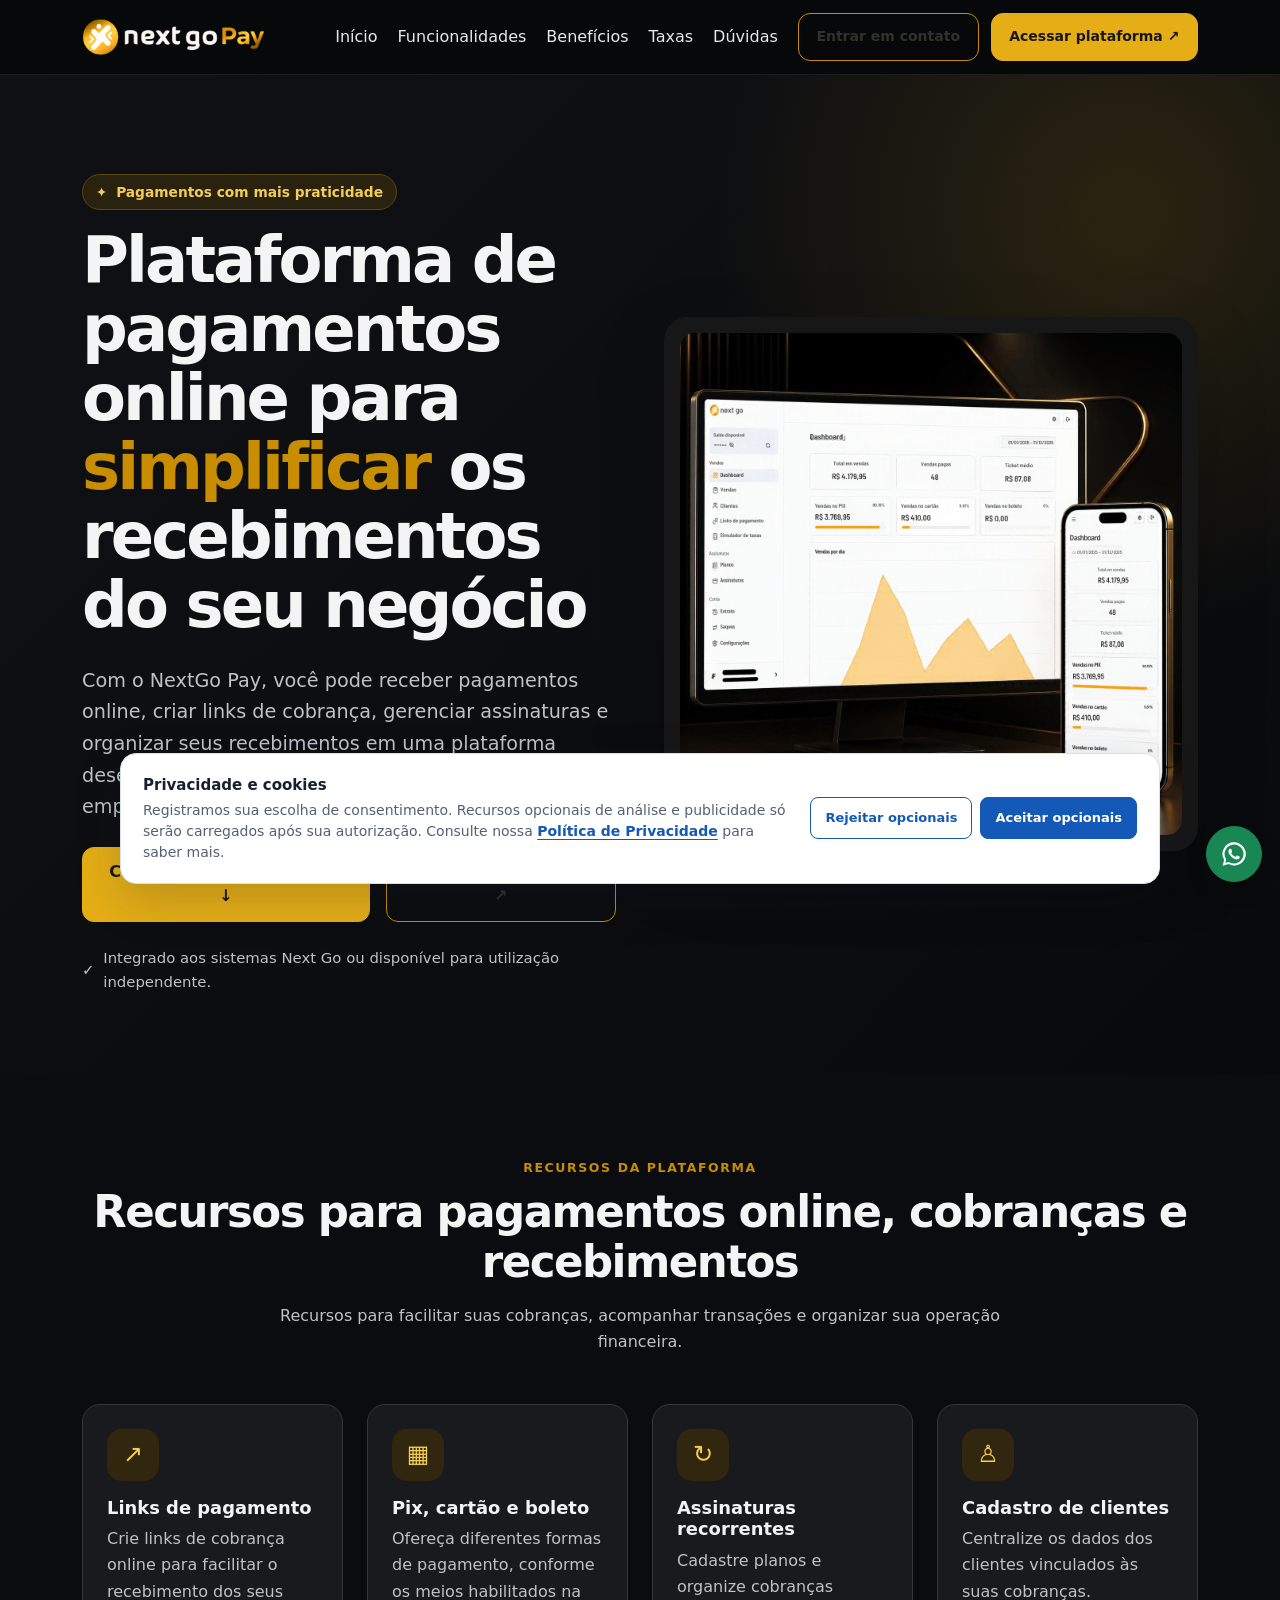
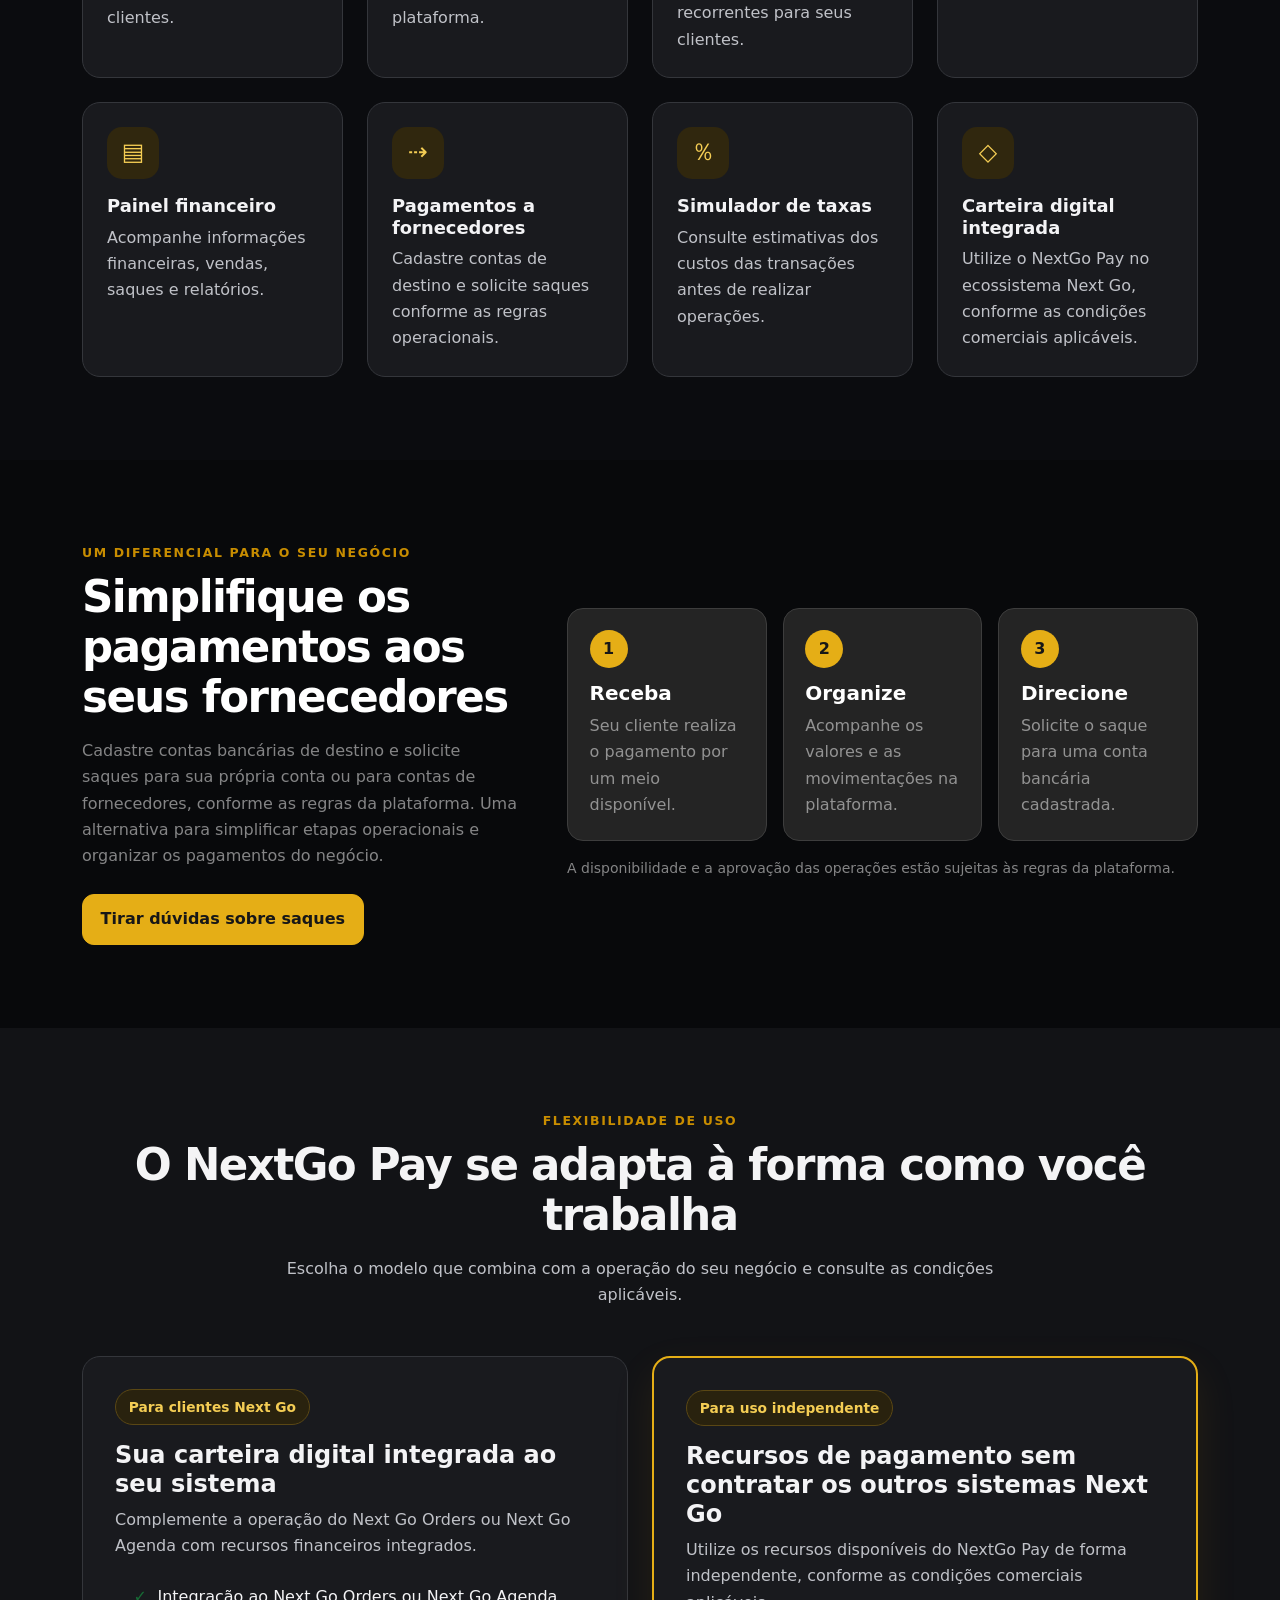
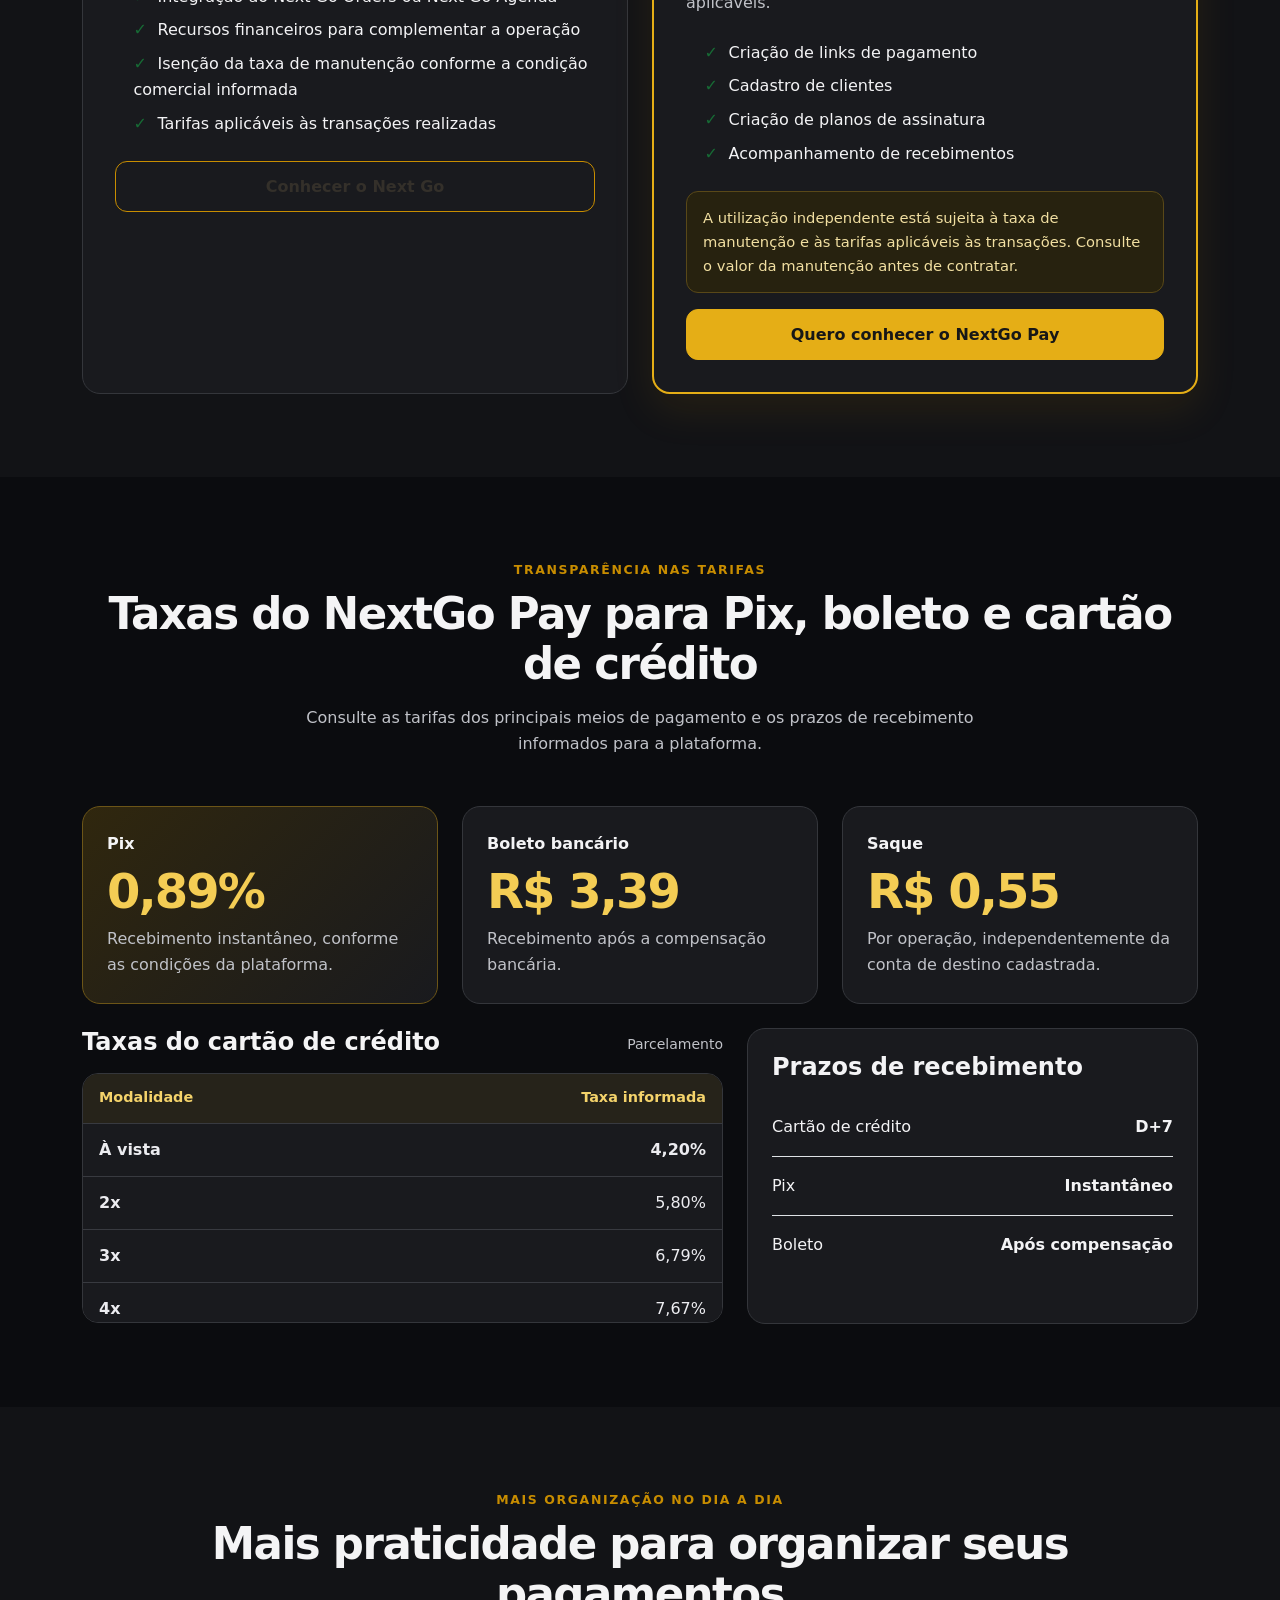
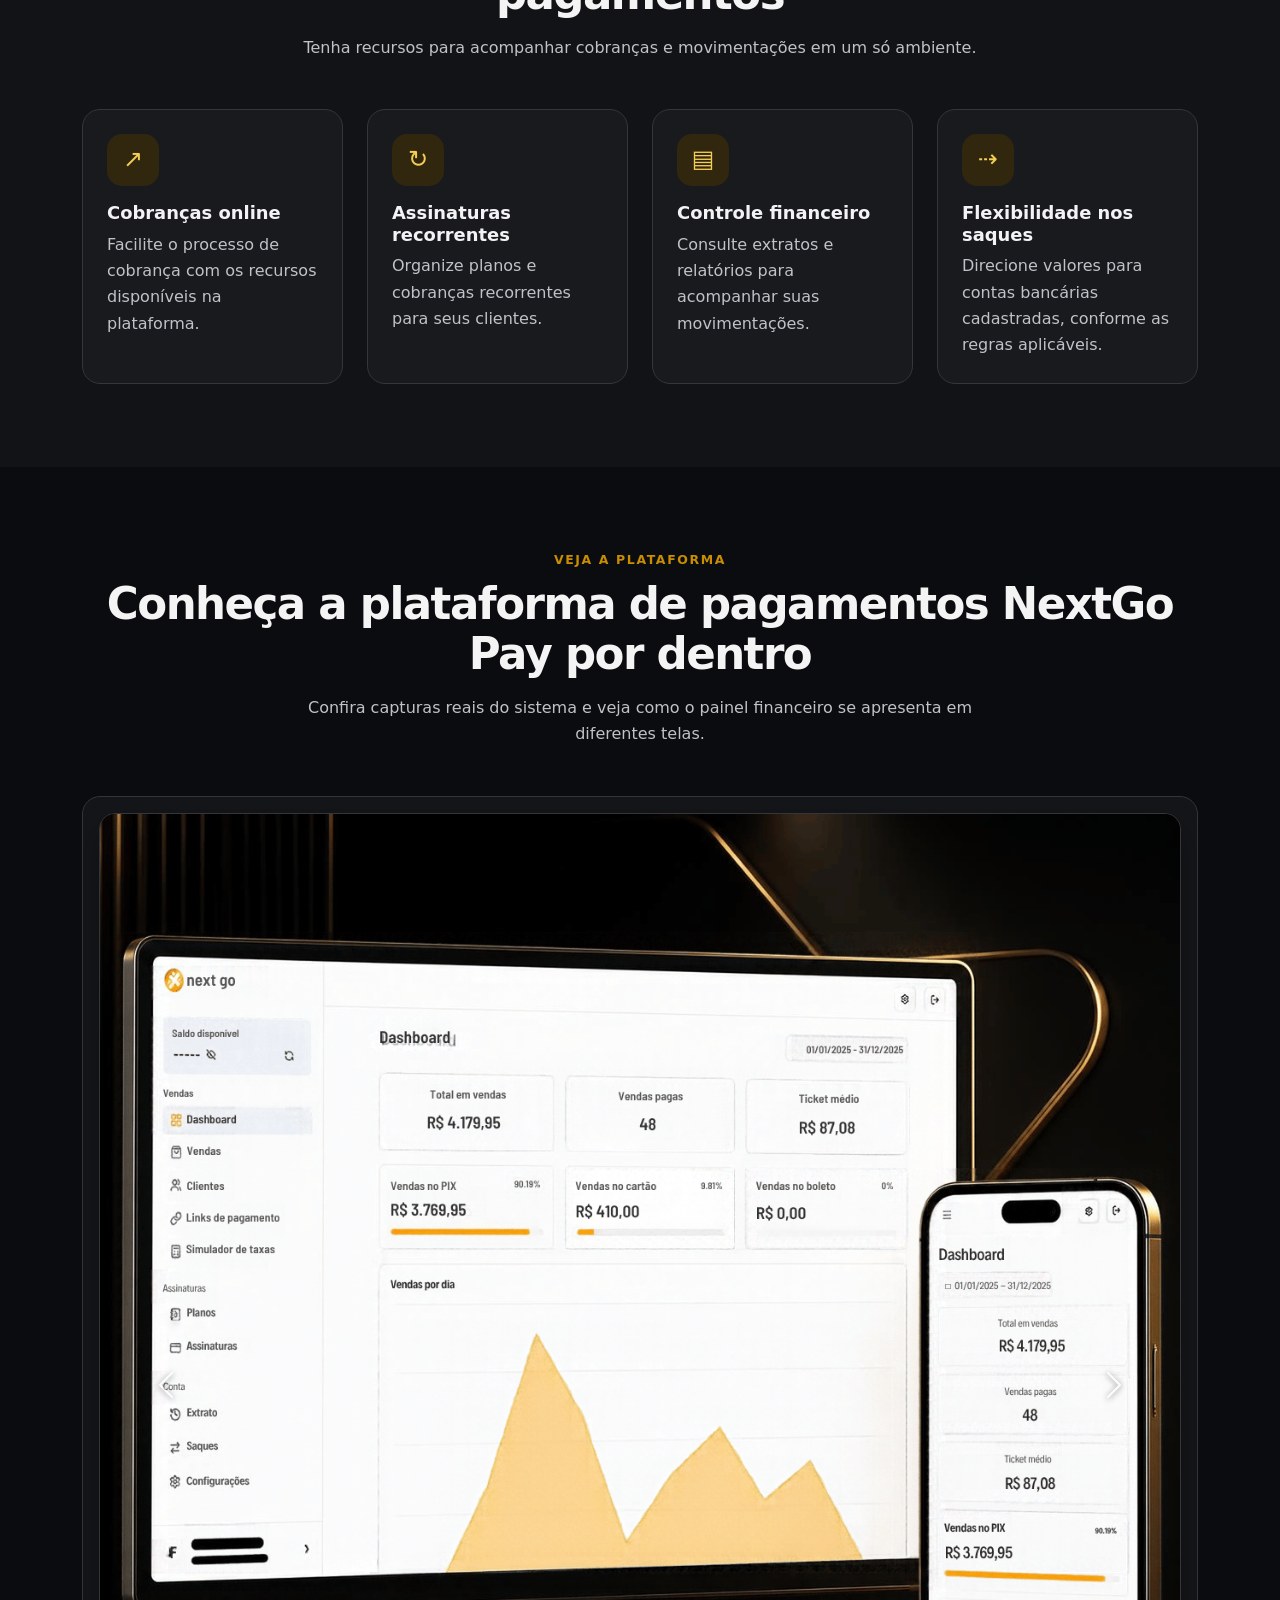
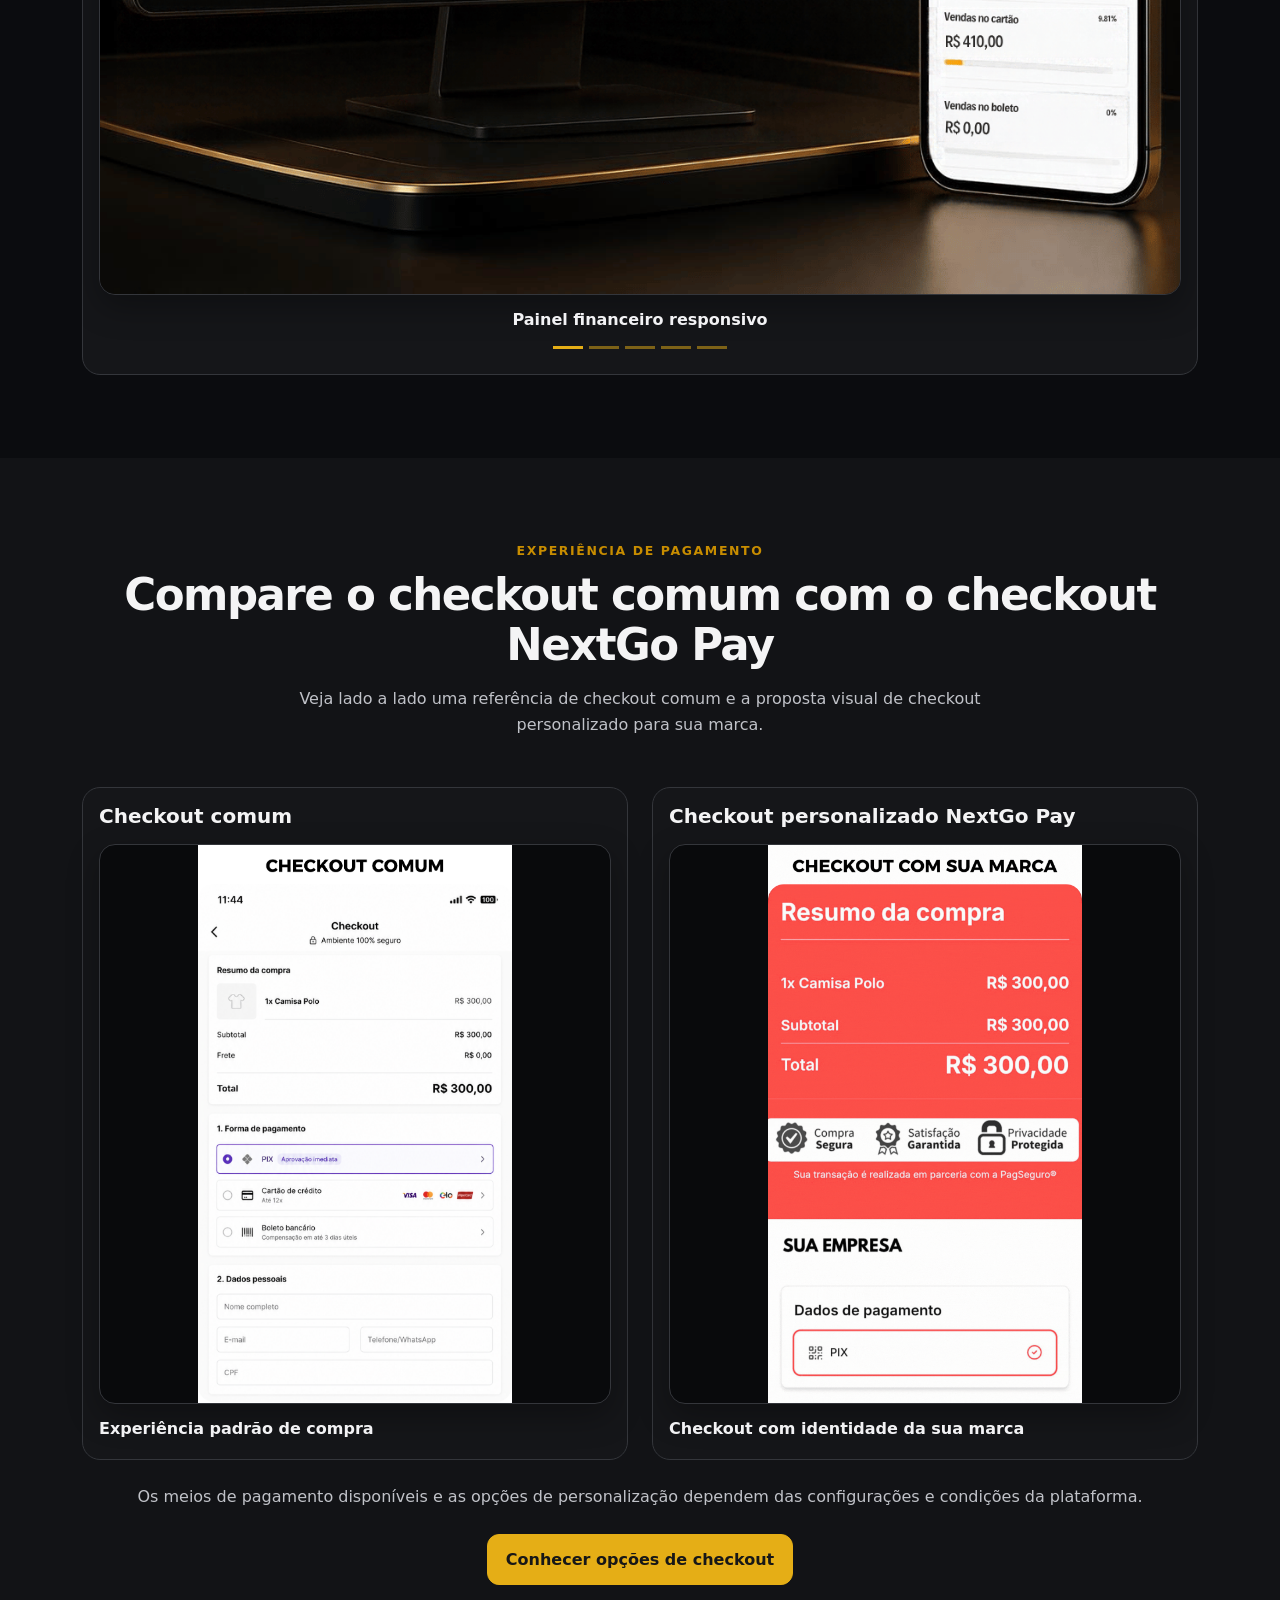
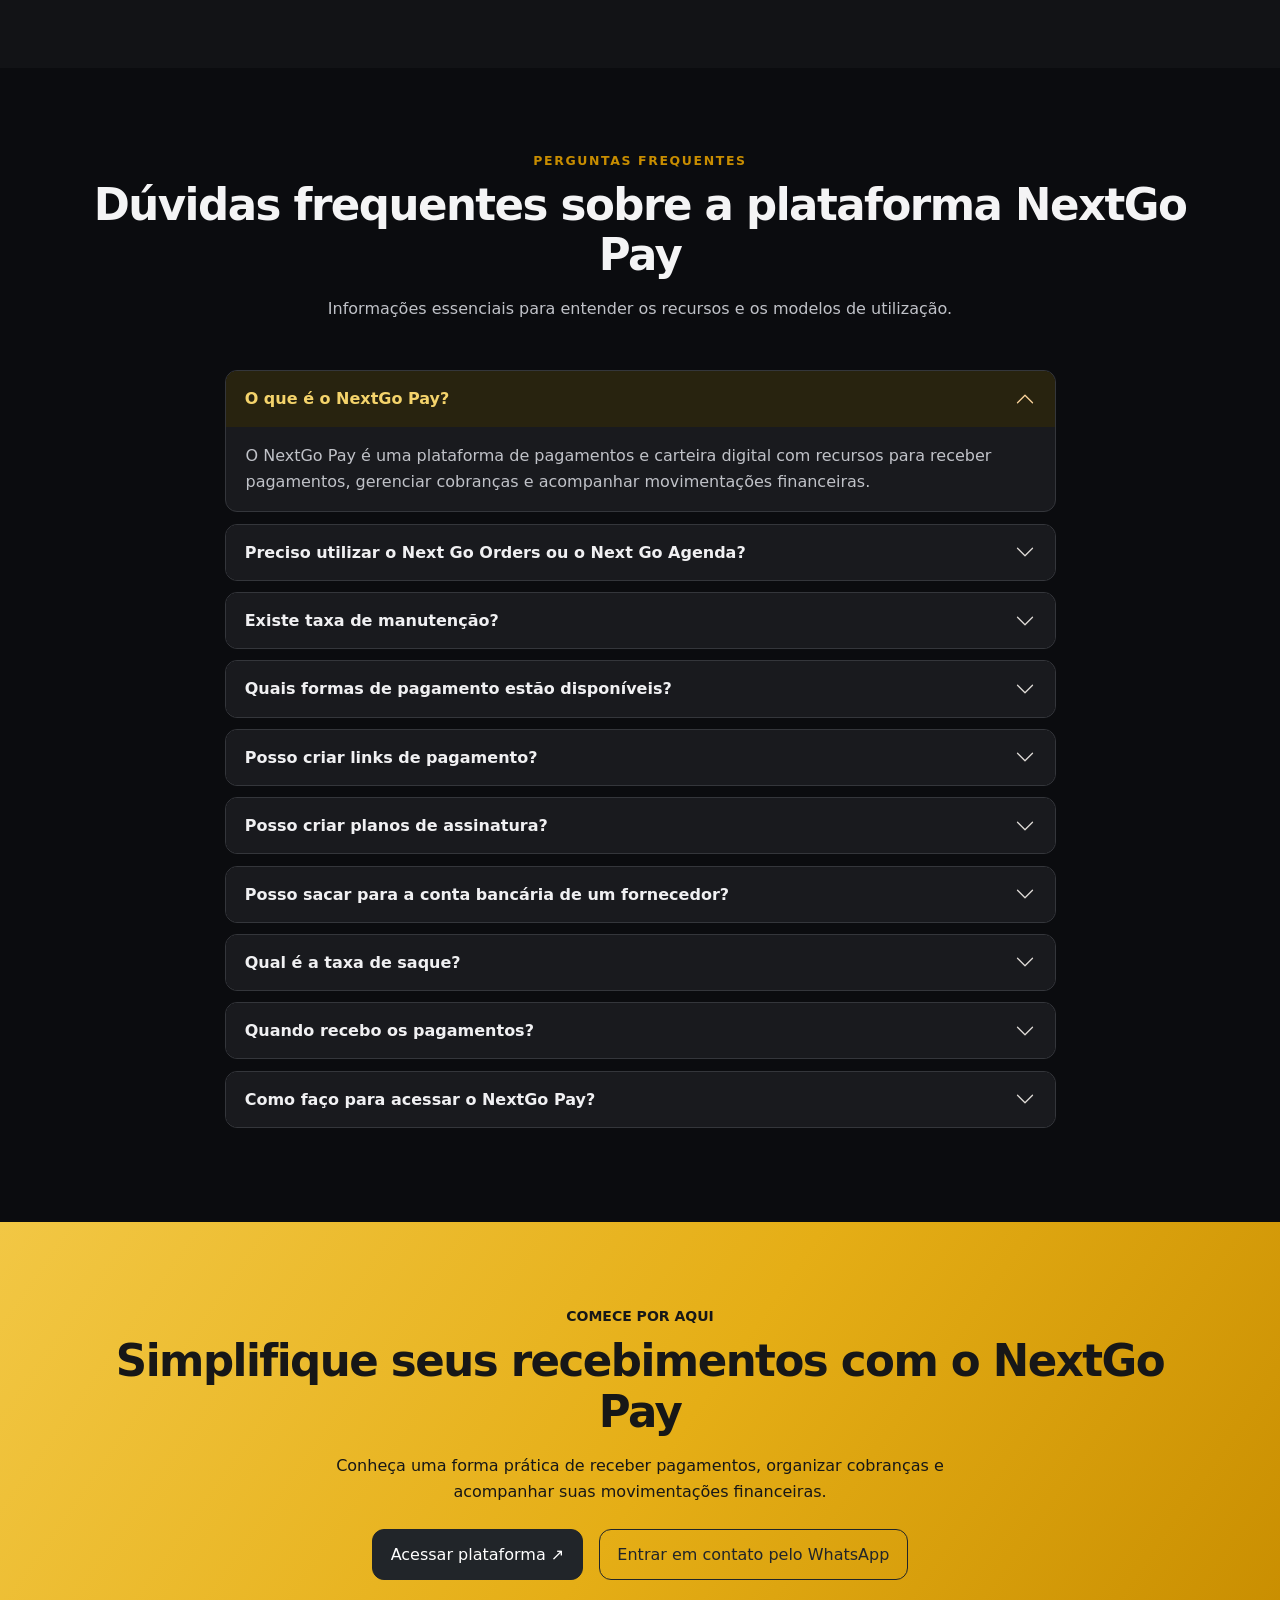
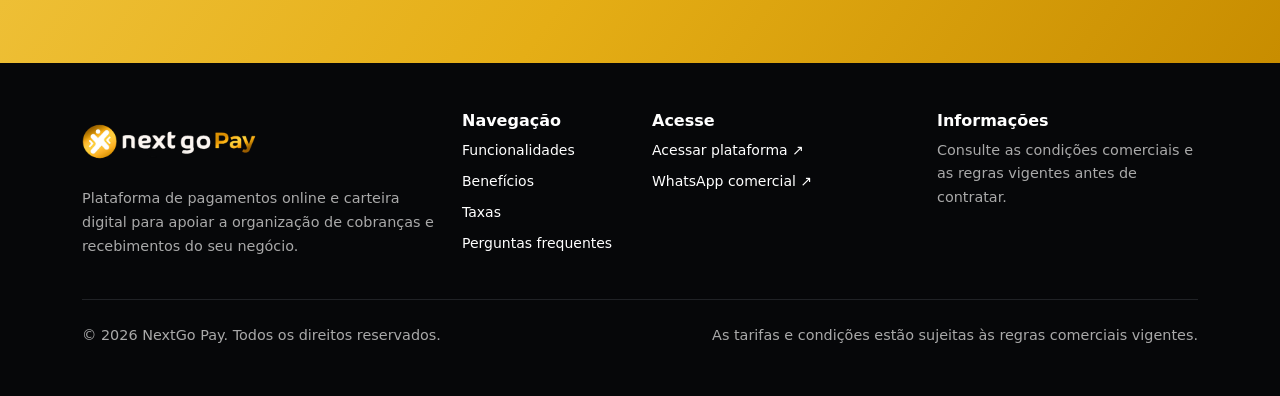
<file: pay/index.html>
<!doctype html>
<html lang="pt-BR">
  <head>
    <meta charset="utf-8" />
    <meta name="viewport" content="width=device-width, initial-scale=1" />
    <title>
      NextGo Pay | Plataforma de Pagamentos Online, Pix e Links de Cobrança
    </title>
    <meta
      name="description"
      content="Conheça o NextGo Pay, plataforma de pagamentos online para receber por Pix, cartão e boleto, criar links de pagamento e organizar cobranças e recebimentos."
    />
    <meta
      name="keywords"
      content="NextGo Pay, plataforma de pagamentos online, carteira digital para empresas, link de pagamento, cobrança online, recebimento por Pix, pagamento por cartão, gestão de cobranças, pagamentos recorrentes, plataforma de assinaturas, gestão financeira empresarial"
    />
    <meta name="robots" content="index, follow, max-image-preview:large" />
    <meta name="theme-color" content="#171717" />
    <link rel="canonical" href="https://nextgopay.guiapanorama.com.br/" />
    <!-- URLs amigáveis para futuras páginas: /taxas/, /funcionalidades/, /checkout/ e /perguntas-frequentes/. Nesta landing page, a navegação usa âncoras internas (#taxas, #funcionalidades, #checkout e #duvidas). -->
    <meta property="og:type" content="website" />
    <meta property="og:locale" content="pt_BR" />
    <meta property="og:site_name" content="NextGo Pay" />
    <meta
      property="og:title"
      content="NextGo Pay | Plataforma de Pagamentos Online, Pix e Links de Cobrança"
    />
    <meta
      property="og:description"
      content="Receba por Pix, cartão e boleto, crie links de pagamento e acompanhe cobranças e recebimentos com o NextGo Pay."
    />
    <meta property="og:url" content="https://nextgopay.guiapanorama.com.br/" />
    <meta
      property="og:image"
      content="https://nextgopay.guiapanorama.com.br/assets/img/painel-nextgopay.png"
    />
    <meta
      property="og:image:alt"
      content="Painel financeiro NextGo Pay em notebook e smartphone"
    />
    <meta
      name="twitter:title"
      content="NextGo Pay | Plataforma de Pagamentos Online"
    />
    <meta
      name="twitter:description"
      content="Receba pagamentos por Pix, cartão e boleto, crie links de cobrança e organize seus recebimentos."
    />
    <meta
      name="twitter:image"
      content="https://nextgopay.guiapanorama.com.br/assets/img/painel-nextgopay.png"
    />
    <meta name="twitter:card" content="summary_large_image" />
    <link rel="preconnect" href="https://cdn.jsdelivr.net" crossorigin="" />
    <link
      href="https://cdn.jsdelivr.net/npm/bootstrap@5.3.3/dist/css/bootstrap.min.css"
      rel="stylesheet"
    />
    <link rel="icon" href="assets/img/logo-nextgo-pay.png" type="image/png" />

    <!-- Dados estruturados para mecanismos de busca. -->
    <script type="application/ld+json">
      {
        "@context": "https://schema.org",
        "@graph": [
          {
            "@type": "WebSite",
            "@id": "https://nextgopay.guiapanorama.com.br/#website",
            "name": "NextGo Pay",
            "url": "https://nextgopay.guiapanorama.com.br/",
            "inLanguage": "pt-BR",
            "description": "Plataforma de pagamentos online para recebimentos por Pix, cartão e boleto, links de pagamento e gestão de cobranças."
          },
          {
            "@type": "Service",
            "@id": "https://nextgopay.guiapanorama.com.br/#service",
            "name": "Plataforma de pagamentos NextGo Pay",
            "serviceType": "Plataforma de pagamentos online e gestão de cobranças",
            "provider": {
              "@type": "Organization",
              "name": "NextGo Pay",
              "url": "https://nextgopay.guiapanorama.com.br/"
            },
            "url": "https://nextgopay.guiapanorama.com.br/",
            "description": "Recursos para receber pagamentos por Pix, cartão e boleto, criar links de pagamento, organizar cobranças recorrentes e acompanhar movimentações financeiras.",
            "areaServed": {
              "@type": "Country",
              "name": "Brasil"
            },
            "availableChannel": {
              "@type": "ServiceChannel",
              "serviceUrl": "https://app.nextgopay.com"
            }
          },
          {
            "@type": "FAQPage",
            "@id": "https://nextgopay.guiapanorama.com.br/#faq",
            "mainEntity": [
              {
                "@type": "Question",
                "name": "O que é o NextGo Pay?",
                "acceptedAnswer": {
                  "@type": "Answer",
                  "text": "O NextGo Pay é uma plataforma de pagamentos e carteira digital com recursos para receber pagamentos, gerenciar cobranças e acompanhar movimentações financeiras."
                }
              },
              {
                "@type": "Question",
                "name": "Preciso utilizar o Next Go Orders ou o Next Go Agenda?",
                "acceptedAnswer": {
                  "@type": "Answer",
                  "text": "Não. O NextGo Pay também pode ser utilizado de forma independente, conforme as condições comerciais aplicáveis."
                }
              },
              {
                "@type": "Question",
                "name": "Existe taxa de manutenção?",
                "acceptedAnswer": {
                  "@type": "Answer",
                  "text": "Para usuários integrados ao Next Go Orders ou Next Go Agenda, há isenção da taxa de manutenção conforme a condição comercial informada. Para usuários independentes, existe cobrança de manutenção. Consulte o valor vigente com a equipe comercial."
                }
              },
              {
                "@type": "Question",
                "name": "Quais formas de pagamento estão disponíveis?",
                "acceptedAnswer": {
                  "@type": "Answer",
                  "text": "A tabela de tarifas informada contempla Pix, boleto e cartão de crédito. A disponibilidade efetiva deve ser confirmada conforme as configurações da plataforma."
                }
              },
              {
                "@type": "Question",
                "name": "Posso criar links de pagamento?",
                "acceptedAnswer": {
                  "@type": "Answer",
                  "text": "Sim. A criação de links de pagamento é um dos recursos previstos para a utilização independente do NextGo Pay."
                }
              },
              {
                "@type": "Question",
                "name": "Posso criar planos de assinatura?",
                "acceptedAnswer": {
                  "@type": "Answer",
                  "text": "Sim. A plataforma oferece recursos para cadastrar planos de assinatura, de acordo com as condições disponíveis."
                }
              },
              {
                "@type": "Question",
                "name": "Posso sacar para a conta bancária de um fornecedor?",
                "acceptedAnswer": {
                  "@type": "Answer",
                  "text": "É possível cadastrar contas bancárias de destino e solicitar saques para contas próprias ou de fornecedores, respeitando as regras da plataforma."
                }
              },
              {
                "@type": "Question",
                "name": "Qual é a taxa de saque?",
                "acceptedAnswer": {
                  "@type": "Answer",
                  "text": "A taxa informada é de R$ 0,55 por operação, independentemente da conta de destino cadastrada."
                }
              },
              {
                "@type": "Question",
                "name": "Quando recebo os pagamentos?",
                "acceptedAnswer": {
                  "@type": "Answer",
                  "text": "Os prazos informados são D+7 para cartão de crédito, instantâneo para Pix e após a compensação bancária para boleto."
                }
              },
              {
                "@type": "Question",
                "name": "Como faço para acessar o NextGo Pay?",
                "acceptedAnswer": {
                  "@type": "Answer",
                  "text": "Acesse a plataforma pelo botão deste site ou entre em contato pelo WhatsApp para obter orientações."
                }
              }
            ]
          }
        ]
      }
    </script>
    <link rel="stylesheet" href="assets/css/style.css" />
    <link rel="stylesheet" href="assets/css/consent.css" />
  </head>
  <body>
    <a
      class="visually-hidden-focusable position-absolute top-0 start-0 p-3 bg-white"
      href="#conteudo"
      >Pular para o conteúdo</a
    >

    <!-- Cabeçalho da página. -->
    <header>
      <!-- Navegação principal — navbar. -->
      <nav
        class="navbar navbar-expand-lg sticky-top"
        aria-label="Navegação principal"
      >
        <div class="container">
          <a
            class="navbar-brand"
            href="#inicio"
            aria-label="NextGo Pay - início"
          >
            <img
              src="assets/img/logo-nextgo-pay.png"
              class="brand-logo"
              width="500"
              height="100"
              alt="NextGo Pay"
            />
          </a>
          <button
            class="navbar-toggler"
            type="button"
            data-bs-toggle="collapse"
            data-bs-target="#menuPrincipal"
            aria-controls="menuPrincipal"
            aria-expanded="false"
            aria-label="Abrir menu de navegação"
          >
            <span class="navbar-toggler-icon"></span>
          </button>
          <div class="collapse navbar-collapse" id="menuPrincipal">
            <ul class="navbar-nav ms-auto align-items-lg-center gap-lg-1">
              <li class="nav-item">
                <a class="nav-link" href="#inicio">Início</a>
              </li>
              <li class="nav-item">
                <a class="nav-link" href="#funcionalidades">Funcionalidades</a>
              </li>
              <li class="nav-item">
                <a class="nav-link" href="#beneficios">Benefícios</a>
              </li>
              <li class="nav-item">
                <a class="nav-link" href="#taxas">Taxas</a>
              </li>
              <li class="nav-item">
                <a class="nav-link" href="#duvidas">Dúvidas</a>
              </li>
              <li class="nav-item ms-lg-2 my-2 my-lg-0">
                <a
                  class="btn btn-outline-gold btn-sm"
                  href="https://wa.me/5518991938657?text=Ol%C3%A1%21%20Quero%20mais%20informa%C3%A7%C3%B5es%20sobre%20o%20NextGo%20Pay"
                  target="_blank"
                  rel="noopener noreferrer"
                  data-track="contato"
                  >Entrar em contato</a
                >
              </li>
              <li class="nav-item ms-lg-2 mb-3 mb-lg-0">
                <a
                  class="btn btn-gold btn-sm"
                  href="https://app.nextgopay.com"
                  target="_blank"
                  rel="noopener noreferrer"
                  data-track="acessar-plataforma"
                  >Acessar plataforma <span aria-hidden="true">↗</span></a
                >
              </li>
            </ul>
          </div>
        </div>
      </nav>
    </header>

    <!-- Conteúdo principal — conteudo. -->
    <main id="conteudo">
      <!-- apresentação principal. -->
      <section class="hero" id="inicio">
        <div class="container">
          <div class="row align-items-center g-5">
            <div class="col-lg-6">
              <span class="eyebrow mb-3"
                ><span aria-hidden="true">✦</span> Pagamentos com mais
                praticidade</span
              >
              <h1 class="mb-4">
                Plataforma de pagamentos online para <span>simplificar</span> os
                recebimentos do seu negócio
              </h1>
              <p class="lead-copy mb-4">
                Com o NextGo Pay, você pode receber pagamentos online, criar
                links de cobrança, gerenciar assinaturas e organizar seus
                recebimentos em uma plataforma desenvolvida para facilitar a
                rotina financeira da sua empresa.
              </p>
              <div class="d-flex flex-column flex-sm-row gap-3 mb-4">
                <a
                  class="btn btn-gold"
                  href="#funcionalidades"
                  data-track="conhecer-funcionalidades"
                  >Conhecer funcionalidades <span aria-hidden="true">↓</span></a
                >
                <a
                  class="btn btn-outline-gold"
                  href="https://app.nextgopay.com"
                  target="_blank"
                  rel="noopener noreferrer"
                  data-track="acessar-plataforma"
                  >Acessar plataforma <span aria-hidden="true">↗</span></a
                >
              </div>
              <p class="trust-note mb-0">
                <span aria-hidden="true">✓</span> Integrado aos sistemas Next Go
                ou disponível para utilização independente.
              </p>
            </div>
            <div class="col-lg-6">
              <div class="hero-visual">
                <img
                  src="assets/img/painel-nextgopay-1.png"
                  width="1297"
                  height="1152"
                  fetchpriority="high"
                  alt="Painel do NextGo Pay exibido em notebook e celular, com indicadores de vendas e meios de pagamento"
                />
              </div>
            </div>
          </div>
        </div>
      </section>

      <!-- Seção de conteúdo (funcionalidades). -->
      <section class="section-pad" id="funcionalidades">
        <div class="container">
          <div class="text-center mb-5">
            <p class="section-kicker mb-2">Recursos da plataforma</p>
            <h2 class="section-title mb-3">
              Recursos para pagamentos online, cobranças e recebimentos
            </h2>
            <p class="section-subtitle">
              Recursos para facilitar suas cobranças, acompanhar transações e
              organizar sua operação financeira.
            </p>
          </div>
          <div class="row g-4">
            <div class="col-sm-6 col-lg-3">
              <article class="feature-card">
                <div class="icon-box" aria-hidden="true">↗</div>
                <h3>Links de pagamento</h3>
                <p>
                  Crie links de cobrança online para facilitar o recebimento dos
                  seus clientes.
                </p>
              </article>
            </div>
            <div class="col-sm-6 col-lg-3">
              <article class="feature-card">
                <div class="icon-box" aria-hidden="true">▦</div>
                <h3>Pix, cartão e boleto</h3>
                <p>
                  Ofereça diferentes formas de pagamento, conforme os meios
                  habilitados na plataforma.
                </p>
              </article>
            </div>
            <div class="col-sm-6 col-lg-3">
              <article class="feature-card">
                <div class="icon-box" aria-hidden="true">↻</div>
                <h3>Assinaturas recorrentes</h3>
                <p>
                  Cadastre planos e organize cobranças recorrentes para seus
                  clientes.
                </p>
              </article>
            </div>
            <div class="col-sm-6 col-lg-3">
              <article class="feature-card">
                <div class="icon-box" aria-hidden="true">♙</div>
                <h3>Cadastro de clientes</h3>
                <p>
                  Centralize os dados dos clientes vinculados às suas cobranças.
                </p>
              </article>
            </div>
            <div class="col-sm-6 col-lg-3">
              <article class="feature-card">
                <div class="icon-box" aria-hidden="true">▤</div>
                <h3>Painel financeiro</h3>
                <p>
                  Acompanhe informações financeiras, vendas, saques e
                  relatórios.
                </p>
              </article>
            </div>
            <div class="col-sm-6 col-lg-3">
              <article class="feature-card">
                <div class="icon-box" aria-hidden="true">⇢</div>
                <h3>Pagamentos a fornecedores</h3>
                <p>
                  Cadastre contas de destino e solicite saques conforme as
                  regras operacionais.
                </p>
              </article>
            </div>
            <div class="col-sm-6 col-lg-3">
              <article class="feature-card">
                <div class="icon-box" aria-hidden="true">％</div>
                <h3>Simulador de taxas</h3>
                <p>
                  Consulte estimativas dos custos das transações antes de
                  realizar operações.
                </p>
              </article>
            </div>
            <div class="col-sm-6 col-lg-3">
              <article class="feature-card">
                <div class="icon-box" aria-hidden="true">◇</div>
                <h3>Carteira digital integrada</h3>
                <p>
                  Utilize o NextGo Pay no ecossistema Next Go, conforme as
                  condições comerciais aplicáveis.
                </p>
              </article>
            </div>
          </div>
        </div>
      </section>

      <!-- Seção de conteúdo (saques). -->
      <section class="section-pad section-dark" id="saques">
        <div class="container">
          <div class="row align-items-center g-5">
            <div class="col-lg-5">
              <p class="section-kicker mb-2">
                Um diferencial para o seu negócio
              </p>
              <h2 class="section-title mb-3">
                Simplifique os pagamentos aos seus fornecedores
              </h2>
              <p class="text-white-50 mb-4">
                Cadastre contas bancárias de destino e solicite saques para sua
                própria conta ou para contas de fornecedores, conforme as regras
                da plataforma. Uma alternativa para simplificar etapas
                operacionais e organizar os pagamentos do negócio.
              </p>
              <a
                class="btn btn-gold"
                href="https://wa.me/5518991938657?text=Ol%C3%A1%21%20Quero%20mais%20informa%C3%A7%C3%B5es%20sobre%20saques%20no%20NextGo%20Pay"
                target="_blank"
                rel="noopener noreferrer"
                data-track="contato-saques"
                >Tirar dúvidas sobre saques</a
              >
            </div>
            <div class="col-lg-7">
              <div
                class="steps"
                aria-label="Etapas do fluxo de recebimento e saque"
              >
                <div class="step">
                  <div class="step-number">1</div>
                  <h3 class="h5 fw-bold">Receba</h3>
                  <p class="text-white-50 mb-0">
                    Seu cliente realiza o pagamento por um meio disponível.
                  </p>
                </div>
                <div class="step">
                  <div class="step-number">2</div>
                  <h3 class="h5 fw-bold">Organize</h3>
                  <p class="text-white-50 mb-0">
                    Acompanhe os valores e as movimentações na plataforma.
                  </p>
                </div>
                <div class="step">
                  <div class="step-number">3</div>
                  <h3 class="h5 fw-bold">Direcione</h3>
                  <p class="text-white-50 mb-0">
                    Solicite o saque para uma conta bancária cadastrada.
                  </p>
                </div>
              </div>
              <p class="small text-white-50 mt-3 mb-0">
                A disponibilidade e a aprovação das operações estão sujeitas às
                regras da plataforma.
              </p>
            </div>
          </div>
        </div>
      </section>

      <!-- Seção de conteúdo (modelos). -->
      <section class="section-pad section-soft" id="modelos">
        <div class="container">
          <div class="text-center mb-5">
            <p class="section-kicker mb-2">Flexibilidade de uso</p>
            <h2 class="section-title mb-3">
              O NextGo Pay se adapta à forma como você trabalha
            </h2>
            <p class="section-subtitle">
              Escolha o modelo que combina com a operação do seu negócio e
              consulte as condições aplicáveis.
            </p>
          </div>
          <div class="row g-4 justify-content-center">
            <div class="col-lg-6">
              <article class="model-card">
                <span class="eyebrow mb-3">Para clientes Next Go</span>
                <h3 class="h4 fw-bold">
                  Sua carteira digital integrada ao seu sistema
                </h3>
                <p class="text-secondary">
                  Complemente a operação do Next Go Orders ou Next Go Agenda com
                  recursos financeiros integrados.
                </p>
                <ul class="list-unstyled my-4">
                  <li>
                    <span class="check">✓</span> Integração ao Next Go Orders ou
                    Next Go Agenda
                  </li>
                  <li>
                    <span class="check">✓</span> Recursos financeiros para
                    complementar a operação
                  </li>
                  <li>
                    <span class="check">✓</span> Isenção da taxa de manutenção
                    conforme a condição comercial informada
                  </li>
                  <li>
                    <span class="check">✓</span> Tarifas aplicáveis às
                    transações realizadas
                  </li>
                </ul>
                <a
                  class="btn btn-outline-gold w-100"
                  href="https://wa.me/5518991938657?text=Ol%C3%A1%21%20Quero%20mais%20informa%C3%A7%C3%B5es%20sobre%20o%20NextGo%20Pay%20para%20clientes"
                  target="_blank"
                  rel="noopener noreferrer"
                  data-track="modelo-integrado"
                  >Conhecer o Next Go</a
                >
              </article>
            </div>
            <div class="col-lg-6">
              <article class="model-card featured">
                <span class="eyebrow mb-3">Para uso independente</span>
                <h3 class="h4 fw-bold">
                  Recursos de pagamento sem contratar os outros sistemas Next Go
                </h3>
                <p class="text-secondary">
                  Utilize os recursos disponíveis do NextGo Pay de forma
                  independente, conforme as condições comerciais aplicáveis.
                </p>
                <ul class="list-unstyled my-4">
                  <li>
                    <span class="check">✓</span> Criação de links de pagamento
                  </li>
                  <li><span class="check">✓</span> Cadastro de clientes</li>
                  <li>
                    <span class="check">✓</span> Criação de planos de assinatura
                  </li>
                  <li>
                    <span class="check">✓</span> Acompanhamento de recebimentos
                  </li>
                </ul>
                <div class="note mb-3">
                  A utilização independente está sujeita à taxa de manutenção e
                  às tarifas aplicáveis às transações. Consulte o valor da
                  manutenção antes de contratar.
                </div>
                <a
                  class="btn btn-gold w-100"
                  href="https://wa.me/5518991938657?text=Ol%C3%A1%21%20Quero%20mais%20informa%C3%A7%C3%B5es%20sobre%20o%20NextGo%20Pay"
                  target="_blank"
                  rel="noopener noreferrer"
                  data-track="modelo-independente"
                  >Quero conhecer o NextGo Pay</a
                >
              </article>
            </div>
          </div>
        </div>
      </section>

      <!-- Seção de conteúdo (taxas). -->
      <section class="section-pad" id="taxas">
        <div class="container">
          <div class="text-center mb-5">
            <p class="section-kicker mb-2">Transparência nas tarifas</p>
            <h2 class="section-title mb-3">
              Taxas do NextGo Pay para Pix, boleto e cartão de crédito
            </h2>
            <p class="section-subtitle">
              Consulte as tarifas dos principais meios de pagamento e os prazos
              de recebimento informados para a plataforma.
            </p>
          </div>
          <div class="row g-4 align-items-stretch mb-4">
            <div class="col-md-4">
              <div class="rate-highlight h-100">
                <p class="fw-bold mb-2">Pix</p>
                <div class="rate-number">0,89%</div>
                <p class="text-secondary mb-0 mt-2">
                  Recebimento instantâneo, conforme as condições da plataforma.
                </p>
              </div>
            </div>
            <div class="col-md-4">
              <div class="rate-card">
                <p class="fw-bold mb-2">Boleto bancário</p>
                <div class="rate-number">R$ 3,39</div>
                <p class="text-secondary mb-0 mt-2">
                  Recebimento após a compensação bancária.
                </p>
              </div>
            </div>
            <div class="col-md-4">
              <div class="rate-card">
                <p class="fw-bold mb-2">Saque</p>
                <div class="rate-number">R$ 0,55</div>
                <p class="text-secondary mb-0 mt-2">
                  Por operação, independentemente da conta de destino
                  cadastrada.
                </p>
              </div>
            </div>
          </div>
          <div class="row g-4">
            <div class="col-lg-7">
              <div
                class="d-flex justify-content-between align-items-end gap-3 mb-3"
              >
                <h3 class="h4 fw-bold mb-0">Taxas do cartão de crédito</h3>
                <span class="small text-secondary">Parcelamento</span>
              </div>
              <div class="table-wrap">
                <div class="table-responsive">
                  <table class="table table-hover align-middle">
                    <caption class="visually-hidden">
                      Taxas informadas para pagamentos com cartão de crédito
                    </caption>
                    <thead>
                      <tr>
                        <th scope="col">Modalidade</th>
                        <th scope="col" class="text-end">Taxa informada</th>
                      </tr>
                    </thead>
                    <tbody>
                      <tr>
                        <th scope="row">À vista</th>
                        <td class="text-end fw-semibold">4,20%</td>
                      </tr>
                      <tr>
                        <th scope="row">2x</th>
                        <td class="text-end">5,80%</td>
                      </tr>
                      <tr>
                        <th scope="row">3x</th>
                        <td class="text-end">6,79%</td>
                      </tr>
                      <tr>
                        <th scope="row">4x</th>
                        <td class="text-end">7,67%</td>
                      </tr>
                      <tr>
                        <th scope="row">5x</th>
                        <td class="text-end">8,80%</td>
                      </tr>
                      <tr>
                        <th scope="row">6x</th>
                        <td class="text-end">9,69%</td>
                      </tr>
                      <tr>
                        <th scope="row">7x</th>
                        <td class="text-end">11,50%</td>
                      </tr>
                      <tr>
                        <th scope="row">8x</th>
                        <td class="text-end">12,57%</td>
                      </tr>
                      <tr>
                        <th scope="row">9x</th>
                        <td class="text-end">13,44%</td>
                      </tr>
                      <tr>
                        <th scope="row">10x</th>
                        <td class="text-end">14,44%</td>
                      </tr>
                      <tr>
                        <th scope="row">11x</th>
                        <td class="text-end">15,19%</td>
                      </tr>
                      <tr>
                        <th scope="row">12x</th>
                        <td class="text-end">15,99%</td>
                      </tr>
                    </tbody>
                  </table>
                </div>
              </div>
            </div>
            <div class="col-lg-5">
              <div class="rate-card mb-4">
                <h3 class="h4 fw-bold mb-3">Prazos de recebimento</h3>
                <div
                  class="d-flex justify-content-between border-bottom py-3 gap-3"
                >
                  <span>Cartão de crédito</span><strong>D+7</strong>
                </div>
                <div
                  class="d-flex justify-content-between border-bottom py-3 gap-3"
                >
                  <span>Pix</span><strong>Instantâneo</strong>
                </div>
                <div class="d-flex justify-content-between py-3 gap-3">
                  <span>Boleto</span><strong>Após compensação</strong>
                </div>
              </div>
            </div>
          </div>
        </div>
      </section>

      <!-- benefícios. -->
      <section class="section-pad section-soft" id="beneficios">
        <div class="container">
          <div class="text-center mb-5">
            <p class="section-kicker mb-2">Mais organização no dia a dia</p>
            <h2 class="section-title mb-3">
              Mais praticidade para organizar seus pagamentos
            </h2>
            <p class="section-subtitle">
              Tenha recursos para acompanhar cobranças e movimentações em um só
              ambiente.
            </p>
          </div>
          <div class="row g-4">
            <div class="col-md-6 col-lg-3">
              <article class="benefit-card">
                <div class="icon-box" aria-hidden="true">↗</div>
                <h3>Cobranças online</h3>
                <p>
                  Facilite o processo de cobrança com os recursos disponíveis na
                  plataforma.
                </p>
              </article>
            </div>
            <div class="col-md-6 col-lg-3">
              <article class="benefit-card">
                <div class="icon-box" aria-hidden="true">↻</div>
                <h3>Assinaturas recorrentes</h3>
                <p>
                  Organize planos e cobranças recorrentes para seus clientes.
                </p>
              </article>
            </div>
            <div class="col-md-6 col-lg-3">
              <article class="benefit-card">
                <div class="icon-box" aria-hidden="true">▤</div>
                <h3>Controle financeiro</h3>
                <p>
                  Consulte extratos e relatórios para acompanhar suas
                  movimentações.
                </p>
              </article>
            </div>
            <div class="col-md-6 col-lg-3">
              <article class="benefit-card">
                <div class="icon-box" aria-hidden="true">⇢</div>
                <h3>Flexibilidade nos saques</h3>
                <p>
                  Direcione valores para contas bancárias cadastradas, conforme
                  as regras aplicáveis.
                </p>
              </article>
            </div>
          </div>
        </div>
      </section>

      <!-- Seção de conteúdo (por-dentro). -->
      <section class="section-pad" id="por-dentro">
        <div class="container">
          <div class="text-center mb-5">
            <p class="section-kicker mb-2">Veja a plataforma</p>
            <h2 class="section-title mb-3">
              Conheça a plataforma de pagamentos NextGo Pay por dentro
            </h2>
            <p class="section-subtitle">
              Confira capturas reais do sistema e veja como o painel financeiro
              se apresenta em diferentes telas.
            </p>
          </div>
          <div
            id="nextGoPayScreenshots"
            class="carousel slide"
            data-bs-ride="false"
            aria-label="Galeria de telas do NextGo Pay"
          >
            <div class="carousel-indicators">
              <button
                type="button"
                data-bs-target="#nextGoPayScreenshots"
                data-bs-slide-to="0"
                class="active"
                aria-current="true"
                aria-label="Tela 1"
              ></button>
              <button
                type="button"
                data-bs-target="#nextGoPayScreenshots"
                data-bs-slide-to="1"
                aria-label="Tela 2"
              ></button>
              <button
                type="button"
                data-bs-target="#nextGoPayScreenshots"
                data-bs-slide-to="2"
                aria-label="Tela 3"
              ></button>
              <button
                type="button"
                data-bs-target="#nextGoPayScreenshots"
                data-bs-slide-to="3"
                aria-label="Tela 4"
              ></button>
              <button
                type="button"
                data-bs-target="#nextGoPayScreenshots"
                data-bs-slide-to="4"
                aria-label="Tela 5"
              ></button>
            </div>
            <div class="carousel-inner">
              <div class="carousel-item active">
                <div class="checkout-compare-card">
                  <img
                    class="d-block mx-auto gallery-img"
                    src="assets/img/painel-nextgopay-1.png"
                    width="1297"
                    height="1152"
                    loading="lazy"
                    alt="Painel financeiro do NextGo Pay exibido em notebook e smartphone"
                  />
                  <p class="gallery-label text-center mb-4">
                    Painel financeiro responsivo
                  </p>
                </div>
              </div>
              <div class="carousel-item">
                <div class="checkout-compare-card">
                  <img
                    class="d-block mx-auto gallery-img"
                    src="assets/img/painel-nextgopay-2.png"
                    width="1297"
                    height="1152"
                    loading="lazy"
                    alt="Painel financeiro do NextGo Pay exibido em notebook e smartphone"
                  />
                  <p class="gallery-label text-center mb-4">
                    Painel financeiro responsivo
                  </p>
                </div>
              </div>
              <div class="carousel-item">
                <div class="checkout-compare-card">
                  <img
                    class="d-block mx-auto gallery-img"
                    src="assets/img/painel-nextgopay-3.png"
                    width="1297"
                    height="1152"
                    loading="lazy"
                    alt="Painel financeiro do NextGo Pay exibido em notebook e smartphone"
                  />
                  <p class="gallery-label text-center mb-4">
                    Painel financeiro responsivo
                  </p>
                </div>
              </div>
              <div class="carousel-item">
                <div class="checkout-compare-card">
                  <img
                    class="d-block mx-auto gallery-img"
                    src="assets/img/painel-nextgopay-4.png"
                    width="1297"
                    height="1152"
                    loading="lazy"
                    alt="Painel financeiro do NextGo Pay exibido em notebook e smartphone"
                  />
                  <p class="gallery-label text-center mb-4">
                    Painel financeiro responsivo
                  </p>
                </div>
              </div>
              <div class="carousel-item">
                <div class="checkout-compare-card">
                  <img
                    class="d-block mx-auto gallery-img"
                    src="assets/img/painel-nextgopay-5.png"
                    width="1297"
                    height="1152"
                    loading="lazy"
                    alt="Painel financeiro do NextGo Pay exibido em notebook e smartphone"
                  />
                  <p class="gallery-label text-center mb-4">
                    Painel financeiro responsivo
                  </p>
                </div>
              </div>
            </div>
            <button
              class="carousel-control-prev"
              type="button"
              data-bs-target="#nextGoPayScreenshots"
              data-bs-slide="prev"
            >
              <span class="carousel-control-prev-icon" aria-hidden="true"></span
              ><span class="visually-hidden">Imagem anterior</span>
            </button>
            <button
              class="carousel-control-next"
              type="button"
              data-bs-target="#nextGoPayScreenshots"
              data-bs-slide="next"
            >
              <span class="carousel-control-next-icon" aria-hidden="true"></span
              ><span class="visually-hidden">Próxima imagem</span>
            </button>
          </div>
        </div>
      </section>

      <!-- Seção de conteúdo (checkout). -->
      <section class="section-pad section-soft" id="checkout">
        <div class="container">
          <div class="text-center mb-5">
            <p class="section-kicker mb-2">Experiência de pagamento</p>
            <h2 class="section-title mb-3">
              Compare o checkout comum com o checkout NextGo Pay
            </h2>
            <p class="section-subtitle">
              Veja lado a lado uma referência de checkout comum e a proposta
              visual de checkout personalizado para sua marca.
            </p>
          </div>
          <div class="row g-4 align-items-stretch mb-4">
            <div class="col-md-6">
              <div class="checkout-compare-card">
                <h3 class="h5 fw-bold mb-3">Checkout comum</h3>
                <img
                  class="gallery-img checkout-compare-img"
                  src="assets/img/comparativo-checkout-comum.png"
                  width="928"
                  height="1646"
                  loading="lazy"
                  alt="Referência ilustrativa de checkout comum, com resumo da compra e opções de pagamento"
                />
                <p class="gallery-label mb-0">Experiência padrão de compra</p>
              </div>
            </div>
            <div class="col-md-6">
              <div class="checkout-compare-card">
                <h3 class="h5 fw-bold mb-3">
                  Checkout personalizado NextGo Pay
                </h3>
                <img
                  class="gallery-img checkout-compare-img"
                  src="assets/img/comparativo-checkout-nextgopay.gif"
                  width="928"
                  height="2048"
                  loading="lazy"
                  alt="Exemplo visual de checkout personalizado com a identidade da marca NextGo Pay"
                />
                <p class="gallery-label mb-0">
                  Checkout com identidade da sua marca
                </p>
              </div>
            </div>
          </div>
          <div class="text-center">
            <p class="text-secondary mb-4">
              Os meios de pagamento disponíveis e as opções de personalização
              dependem das configurações e condições da plataforma.
            </p>
            <a
              class="btn btn-gold"
              href="https://wa.me/5518991938657?text=Ol%C3%A1%21%20Quero%20mais%20informa%C3%A7%C3%B5es%20sobre%20o%20checkout%20do%20NextGo%20Pay"
              target="_blank"
              rel="noopener noreferrer"
              data-track="contato-checkout"
              >Conhecer opções de checkout</a
            >
          </div>
        </div>
      </section>

      <!-- Seção de conteúdo (duvidas). -->
      <section class="section-pad" id="duvidas">
        <div class="container">
          <div class="text-center mb-5">
            <p class="section-kicker mb-2">Perguntas frequentes</p>
            <h2 class="section-title mb-3">
              Dúvidas frequentes sobre a plataforma NextGo Pay
            </h2>
            <p class="section-subtitle">
              Informações essenciais para entender os recursos e os modelos de
              utilização.
            </p>
          </div>
          <div class="row justify-content-center">
            <div class="col-lg-9">
              <div class="accordion faq" id="faqNextGo">
                <div class="accordion-item">
                  <h3 class="accordion-header">
                    <button
                      class="accordion-button"
                      type="button"
                      data-bs-toggle="collapse"
                      data-bs-target="#faq1"
                      aria-expanded="true"
                      aria-controls="faq1"
                    >
                      O que é o NextGo Pay?
                    </button>
                  </h3>
                  <div
                    id="faq1"
                    class="accordion-collapse collapse show"
                    data-bs-parent="#faqNextGo"
                  >
                    <div class="accordion-body">
                      O NextGo Pay é uma plataforma de pagamentos e carteira
                      digital com recursos para receber pagamentos, gerenciar
                      cobranças e acompanhar movimentações financeiras.
                    </div>
                  </div>
                </div>
                <div class="accordion-item">
                  <h3 class="accordion-header">
                    <button
                      class="accordion-button collapsed"
                      type="button"
                      data-bs-toggle="collapse"
                      data-bs-target="#faq2"
                      aria-expanded="false"
                      aria-controls="faq2"
                    >
                      Preciso utilizar o Next Go Orders ou o Next Go Agenda?
                    </button>
                  </h3>
                  <div
                    id="faq2"
                    class="accordion-collapse collapse"
                    data-bs-parent="#faqNextGo"
                  >
                    <div class="accordion-body">
                      Não. O NextGo Pay também pode ser utilizado de forma
                      independente, conforme as condições comerciais aplicáveis.
                    </div>
                  </div>
                </div>
                <div class="accordion-item">
                  <h3 class="accordion-header">
                    <button
                      class="accordion-button collapsed"
                      type="button"
                      data-bs-toggle="collapse"
                      data-bs-target="#faq3"
                      aria-expanded="false"
                      aria-controls="faq3"
                    >
                      Existe taxa de manutenção?
                    </button>
                  </h3>
                  <div
                    id="faq3"
                    class="accordion-collapse collapse"
                    data-bs-parent="#faqNextGo"
                  >
                    <div class="accordion-body">
                      Para usuários integrados ao Next Go Orders ou Next Go
                      Agenda, há isenção da taxa de manutenção conforme a
                      condição comercial informada. Para usuários independentes,
                      existe cobrança de manutenção. Consulte o valor vigente
                      com a equipe comercial.
                    </div>
                  </div>
                </div>
                <div class="accordion-item">
                  <h3 class="accordion-header">
                    <button
                      class="accordion-button collapsed"
                      type="button"
                      data-bs-toggle="collapse"
                      data-bs-target="#faq4"
                      aria-expanded="false"
                      aria-controls="faq4"
                    >
                      Quais formas de pagamento estão disponíveis?
                    </button>
                  </h3>
                  <div
                    id="faq4"
                    class="accordion-collapse collapse"
                    data-bs-parent="#faqNextGo"
                  >
                    <div class="accordion-body">
                      A tabela de tarifas informada contempla Pix, boleto e
                      cartão de crédito. A disponibilidade efetiva deve ser
                      confirmada conforme as configurações da plataforma.
                    </div>
                  </div>
                </div>
                <div class="accordion-item">
                  <h3 class="accordion-header">
                    <button
                      class="accordion-button collapsed"
                      type="button"
                      data-bs-toggle="collapse"
                      data-bs-target="#faq5"
                      aria-expanded="false"
                      aria-controls="faq5"
                    >
                      Posso criar links de pagamento?
                    </button>
                  </h3>
                  <div
                    id="faq5"
                    class="accordion-collapse collapse"
                    data-bs-parent="#faqNextGo"
                  >
                    <div class="accordion-body">
                      Sim. A criação de links de pagamento é um dos recursos
                      previstos para a utilização independente do NextGo Pay.
                    </div>
                  </div>
                </div>
                <div class="accordion-item">
                  <h3 class="accordion-header">
                    <button
                      class="accordion-button collapsed"
                      type="button"
                      data-bs-toggle="collapse"
                      data-bs-target="#faq6"
                      aria-expanded="false"
                      aria-controls="faq6"
                    >
                      Posso criar planos de assinatura?
                    </button>
                  </h3>
                  <div
                    id="faq6"
                    class="accordion-collapse collapse"
                    data-bs-parent="#faqNextGo"
                  >
                    <div class="accordion-body">
                      Sim. A plataforma oferece recursos para cadastrar planos
                      de assinatura, de acordo com as condições disponíveis.
                    </div>
                  </div>
                </div>
                <div class="accordion-item">
                  <h3 class="accordion-header">
                    <button
                      class="accordion-button collapsed"
                      type="button"
                      data-bs-toggle="collapse"
                      data-bs-target="#faq7"
                      aria-expanded="false"
                      aria-controls="faq7"
                    >
                      Posso sacar para a conta bancária de um fornecedor?
                    </button>
                  </h3>
                  <div
                    id="faq7"
                    class="accordion-collapse collapse"
                    data-bs-parent="#faqNextGo"
                  >
                    <div class="accordion-body">
                      É possível cadastrar contas bancárias de destino e
                      solicitar saques para contas próprias ou de fornecedores,
                      respeitando as regras da plataforma.
                    </div>
                  </div>
                </div>
                <div class="accordion-item">
                  <h3 class="accordion-header">
                    <button
                      class="accordion-button collapsed"
                      type="button"
                      data-bs-toggle="collapse"
                      data-bs-target="#faq8"
                      aria-expanded="false"
                      aria-controls="faq8"
                    >
                      Qual é a taxa de saque?
                    </button>
                  </h3>
                  <div
                    id="faq8"
                    class="accordion-collapse collapse"
                    data-bs-parent="#faqNextGo"
                  >
                    <div class="accordion-body">
                      A taxa informada é de R$ 0,55 por operação,
                      independentemente da conta de destino cadastrada.
                    </div>
                  </div>
                </div>
                <div class="accordion-item">
                  <h3 class="accordion-header">
                    <button
                      class="accordion-button collapsed"
                      type="button"
                      data-bs-toggle="collapse"
                      data-bs-target="#faq9"
                      aria-expanded="false"
                      aria-controls="faq9"
                    >
                      Quando recebo os pagamentos?
                    </button>
                  </h3>
                  <div
                    id="faq9"
                    class="accordion-collapse collapse"
                    data-bs-parent="#faqNextGo"
                  >
                    <div class="accordion-body">
                      Os prazos informados são D+7 para cartão de crédito,
                      instantâneo para Pix e após a compensação bancária para
                      boleto.
                    </div>
                  </div>
                </div>
                <div class="accordion-item">
                  <h3 class="accordion-header">
                    <button
                      class="accordion-button collapsed"
                      type="button"
                      data-bs-toggle="collapse"
                      data-bs-target="#faq10"
                      aria-expanded="false"
                      aria-controls="faq10"
                    >
                      Como faço para acessar o NextGo Pay?
                    </button>
                  </h3>
                  <div
                    id="faq10"
                    class="accordion-collapse collapse"
                    data-bs-parent="#faqNextGo"
                  >
                    <div class="accordion-body">
                      Acesse a plataforma pelo botão deste site ou entre em
                      contato pelo WhatsApp para obter orientações.
                    </div>
                  </div>
                </div>
              </div>
            </div>
          </div>
        </div>
      </section>

      <!-- contato. -->
      <section class="section-pad final-cta" id="contato">
        <div class="container text-center">
          <p class="text-uppercase fw-bold small mb-2">Comece por aqui</p>
          <h2 class="section-title mb-3">
            Simplifique seus recebimentos com o NextGo Pay
          </h2>
          <p class="mx-auto mb-4" style="max-width: 700px">
            Conheça uma forma prática de receber pagamentos, organizar cobranças
            e acompanhar suas movimentações financeiras.
          </p>
          <div
            class="d-flex flex-column flex-sm-row justify-content-center gap-3"
          >
            <a
              class="btn btn-dark"
              href="https://app.nextgopay.com"
              target="_blank"
              rel="noopener noreferrer"
              data-track="acessar-plataforma"
              >Acessar plataforma <span aria-hidden="true">↗</span></a
            >
            <a
              class="btn btn-outline-dark"
              href="https://wa.me/5518991938657?text=Ol%C3%A1!%20Quero%20mais%20informa%C3%A7%C3%B5es%20sobre%20o%20NextGo%20Pay"
              target="_blank"
              rel="noopener noreferrer"
              data-track="contato"
              >Entrar em contato pelo WhatsApp</a
            >
          </div>
        </div>
      </section>
    </main>

    <!-- Rodapé da página — footer. -->
    <footer class="footer py-5">
      <div class="container">
        <div class="row g-4">
          <div class="col-lg-4">
            <a href="#inicio" aria-label="Voltar ao início"
              ><img
                class="footer-logo mb-3"
                src="assets/img/logo-nextgo-pay.png"
                width="500"
                height="100"
                loading="lazy"
                alt="NextGo Pay"
            /></a>
            <p class="small-muted">
              Plataforma de pagamentos online e carteira digital para apoiar a
              organização de cobranças e recebimentos do seu negócio.
            </p>
          </div>
          <div class="col-6 col-lg-2">
            <h2 class="h6 text-white fw-bold">Navegação</h2>
            <ul class="list-unstyled small d-grid gap-2">
              <li><a href="#funcionalidades">Funcionalidades</a></li>
              <li><a href="#beneficios">Benefícios</a></li>
              <li><a href="#taxas">Taxas</a></li>
              <li><a href="#duvidas">Perguntas frequentes</a></li>
            </ul>
          </div>
          <div class="col-6 col-lg-3">
            <h2 class="h6 text-white fw-bold">Acesse</h2>
            <ul class="list-unstyled small d-grid gap-2">
              <li>
                <a
                  href="https://app.nextgopay.com"
                  target="_blank"
                  rel="noopener noreferrer"
                  >Acessar plataforma ↗</a
                >
              </li>
              <li>
                <a
                  href="https://wa.me/5518991938657?text=Ol%C3%A1%21%20Quero%20mais%20informa%C3%A7%C3%B5es%20sobre%20o%20NextGo%20Pay"
                  target="_blank"
                  rel="noopener noreferrer"
                  >WhatsApp comercial ↗</a
                >
              </li>
            </ul>
          </div>
          <div class="col-lg-3">
            <h2 class="h6 text-white fw-bold">Informações</h2>
            <p class="small-muted mb-2">
              Consulte as condições comerciais e as regras vigentes antes de
              contratar.
            </p>
          </div>
        </div>
        <hr class="border-secondary my-4" />
        <div
          class="d-flex flex-column flex-md-row justify-content-between gap-2 small-muted"
        >
          <span
            >© <span id="anoAtual">2026</span> NextGo Pay. Todos os direitos
            reservados.</span
          >
          <span
            >As tarifas e condições estão sujeitas às regras comerciais
            vigentes.</span
          >
        </div>
      </div>
    </footer>

    <a
      class="btn btn-success rounded-circle whatsapp-float"
      href="https://wa.me/5518991938657?text=Ol%C3%A1%21%20Quero%20mais%20informa%C3%A7%C3%B5es%20sobre%20o%20NextGo%20Pay"
      target="_blank"
      rel="noopener noreferrer"
      aria-label="Fale com o NextGo Pay pelo WhatsApp"
      data-track="whatsapp-flutuante"
      style="
        width: 56px;
        height: 56px;
        padding: 0;
        display: inline-flex;
        align-items: center;
        justify-content: center;
      "
      ><svg
        xmlns="http://www.w3.org/2000/svg"
        width="28"
        height="28"
        viewBox="0 0 24 24"
        fill="currentColor"
        aria-hidden="true"
      >
        <path
          d="M12.04 2a9.9 9.9 0 0 0-8.48 15.01L2.25 22l5.12-1.34A9.95 9.95 0 1 0 12.04 2Zm0 18.1a8.1 8.1 0 0 1-4.13-1.13l-.3-.18-3.04.8.81-2.96-.2-.31A8.1 8.1 0 1 1 12.04 20.1Zm4.45-6.07c-.24-.12-1.43-.7-1.65-.78-.22-.08-.38-.12-.54.12-.16.24-.62.78-.76.94-.14.16-.28.18-.52.06-.24-.12-1.02-.38-1.95-1.2-.72-.64-1.2-1.43-1.34-1.67-.14-.24-.02-.37.1-.49.11-.11.24-.28.36-.42.12-.14.16-.24.24-.4.08-.16.04-.3-.02-.42-.06-.12-.54-1.3-.74-1.78-.2-.47-.4-.4-.54-.41h-.46c-.16 0-.42.06-.64.3-.22.24-.84.82-.84 2s.86 2.32.98 2.48c.12.16 1.69 2.58 4.1 3.62.57.25 1.01.4 1.36.51.57.18 1.08.16 1.49.1.46-.07 1.43-.58 1.63-1.14.2-.56.2-1.04.14-1.14-.06-.1-.22-.16-.46-.28Z"
        ></path></svg
    ></a>

    <!-- Recurso JavaScript carregado: https://cdn.jsdelivr.net/npm/bootstrap@5.3.3/dist/js/bootstrap.bundle.min.js. -->
    <script
      src="https://cdn.jsdelivr.net/npm/bootstrap@5.3.3/dist/js/bootstrap.bundle.min.js"
      defer=""
    ></script>
    <!-- Comportamento da página carregado do JavaScript externo. -->
    <script src="assets/js/main.js"></script>

    <!-- Preferências de privacidade: ferramentas opcionais só carregam após o aceite. -->
    <section
      class="gp-consent-banner"
      id="gpConsentBanner"
      role="region"
      aria-label="Preferências de privacidade"
      aria-live="polite"
      hidden
    >
      <div class="gp-consent-copy">
        <strong>Privacidade e cookies</strong>
        <p>
          Registramos sua escolha de consentimento. Recursos opcionais de
          análise e publicidade só serão carregados após sua autorização.
          Consulte nossa
          <a href="https://politicadeprivacidade.guiapanorama.com.br"
            >Política de Privacidade</a
          >
          para saber mais.
        </p>
      </div>
      <div class="gp-consent-actions">
        <button class="gp-consent-reject" id="gpRejectConsent" type="button">
          Rejeitar opcionais
        </button>
        <button class="gp-consent-accept" id="gpAcceptConsent" type="button">
          Aceitar opcionais
        </button>
      </div>
    </section>
    <button class="gp-consent-manage" id="gpManageConsent" type="button" hidden>
      Gerenciar preferências
    </button>

    <script
      src="assets/js/consent.js"
      defer
      data-insights="3ce0377cf62940d29b42bac3c46ca7bc"
    ></script>
  </body>
</html>
</file>
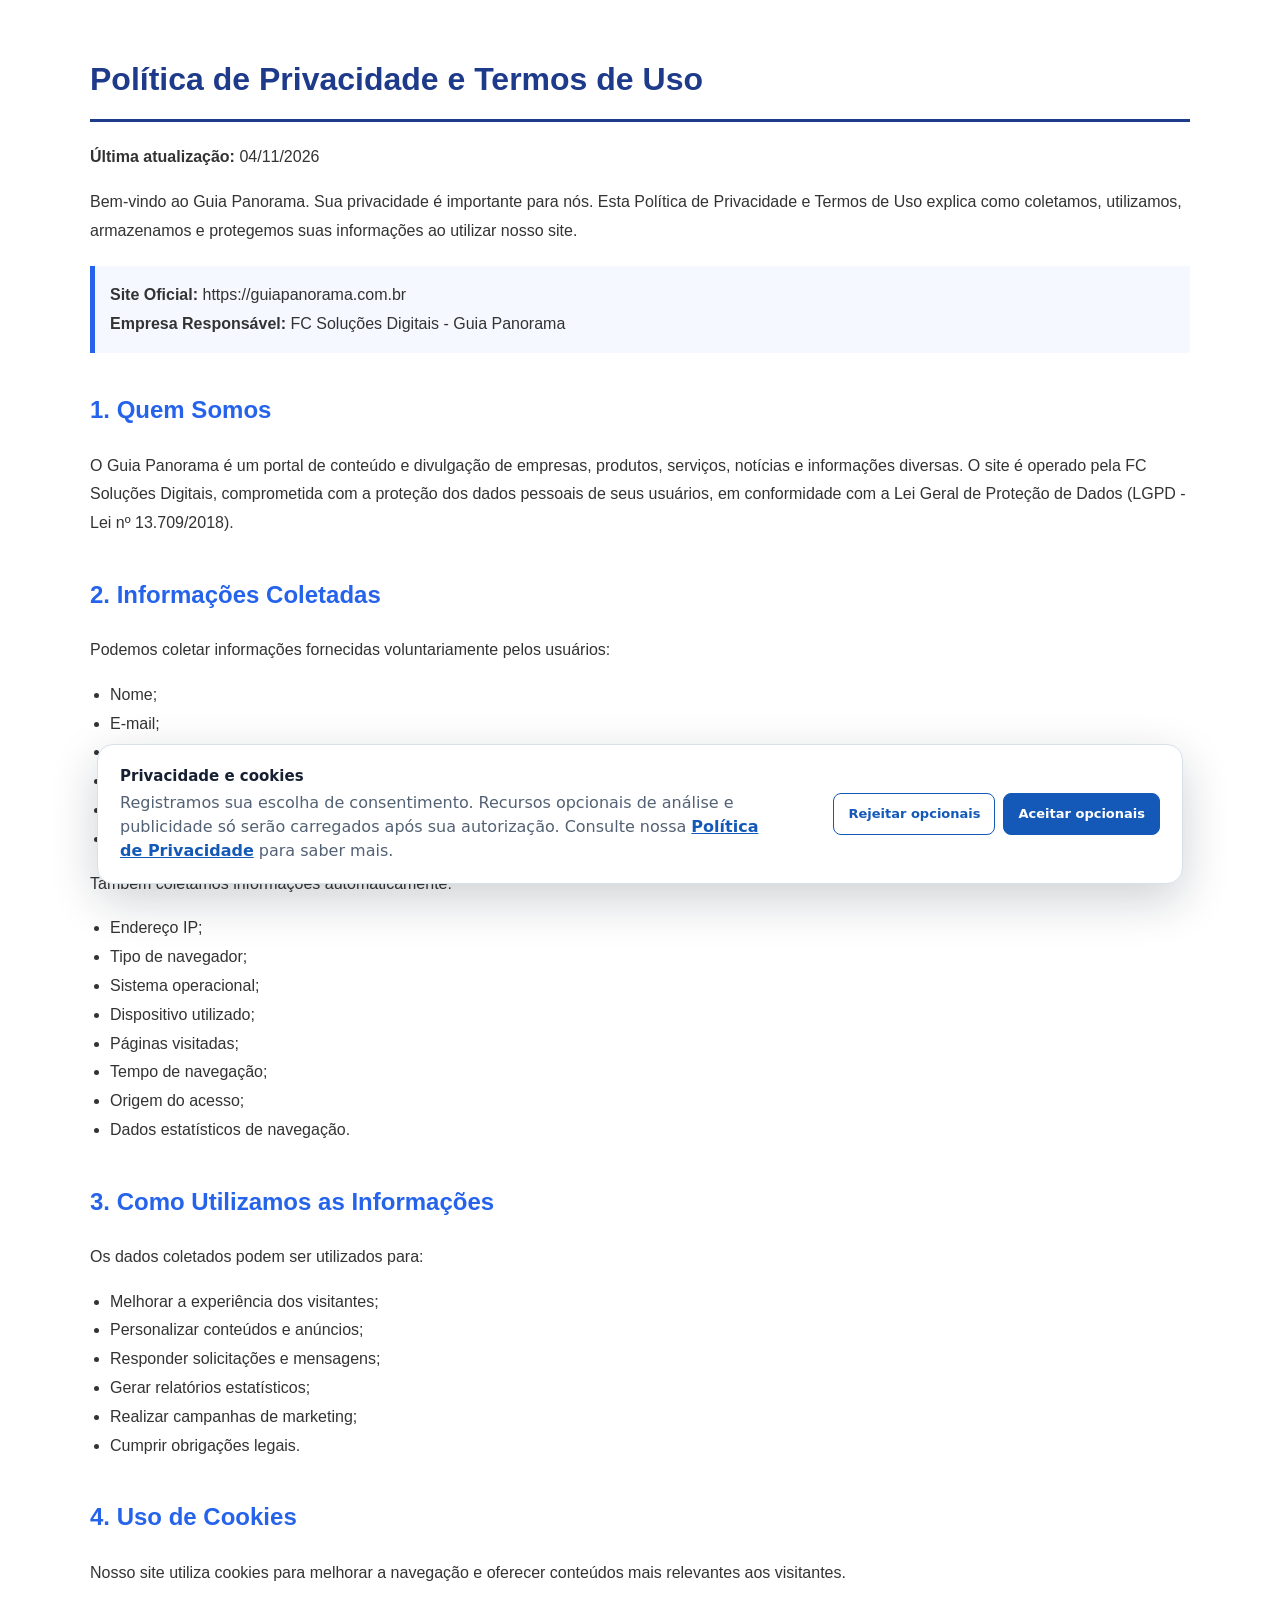
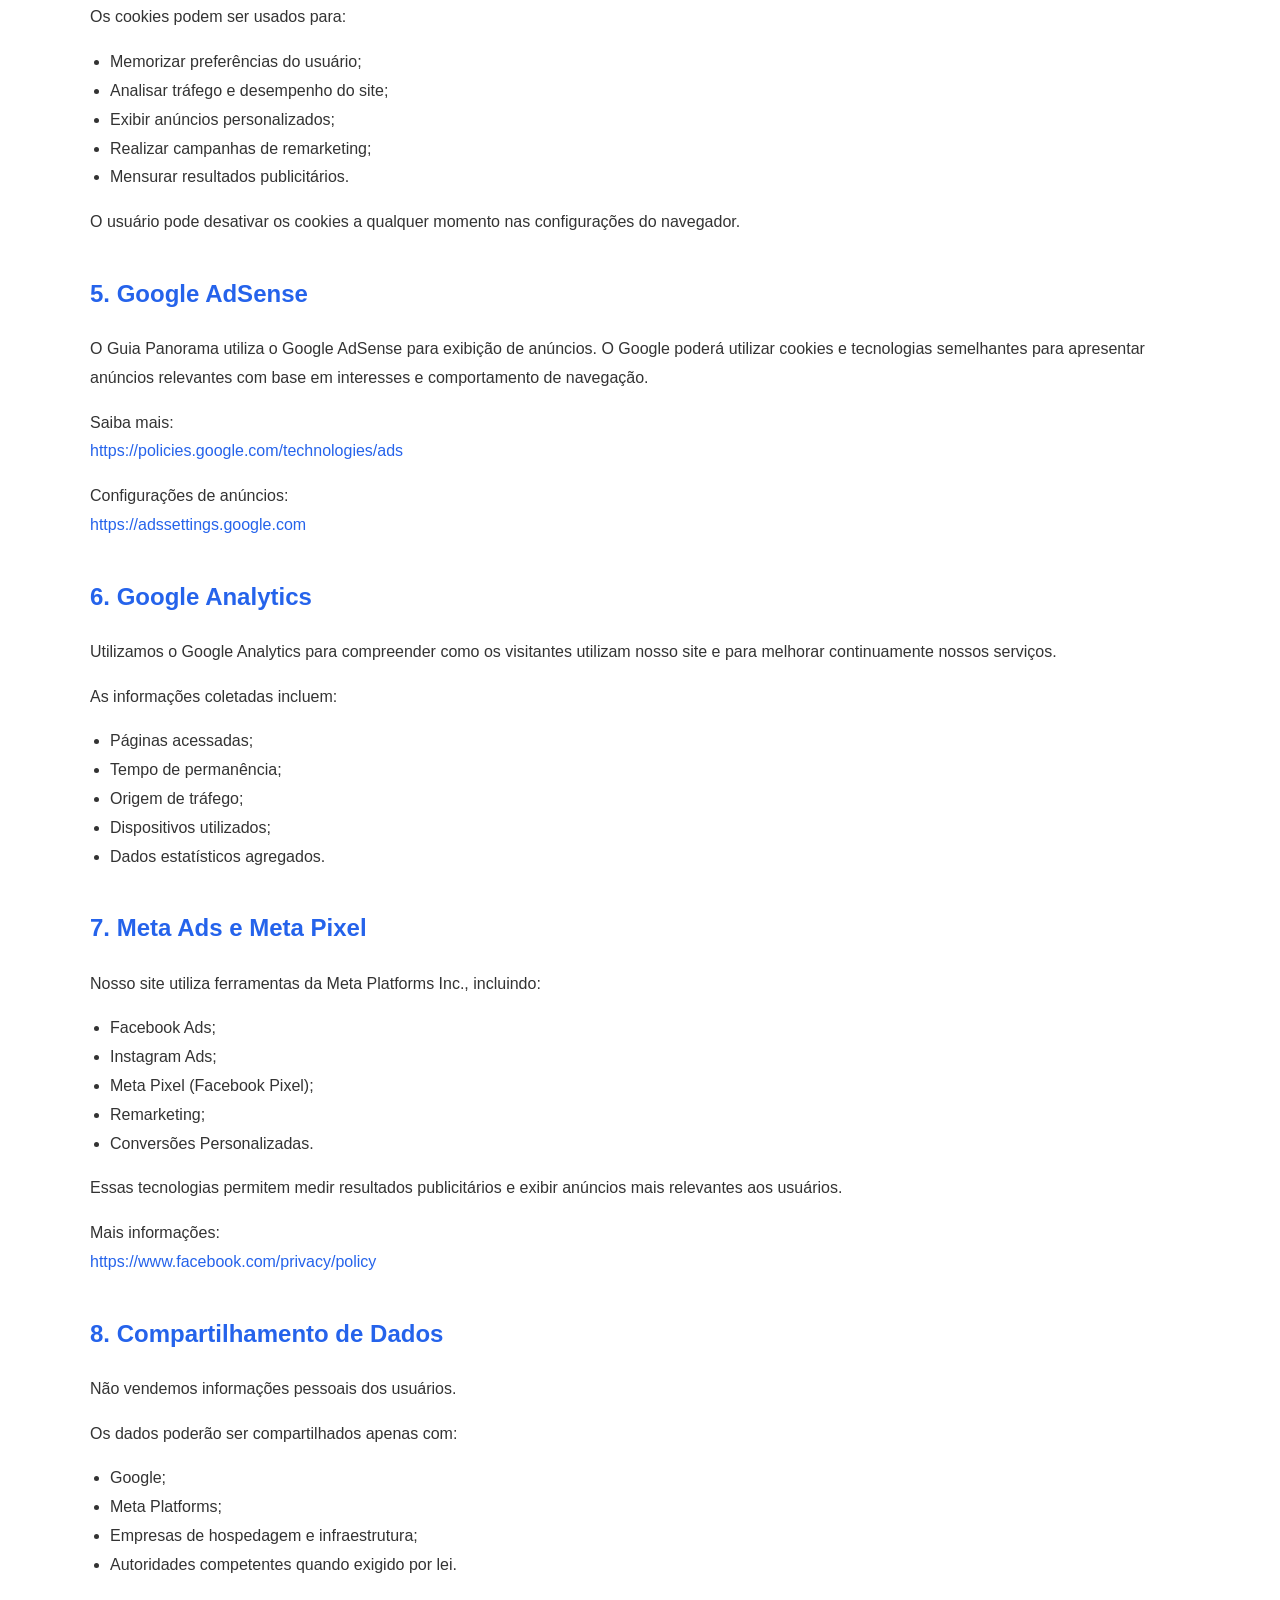
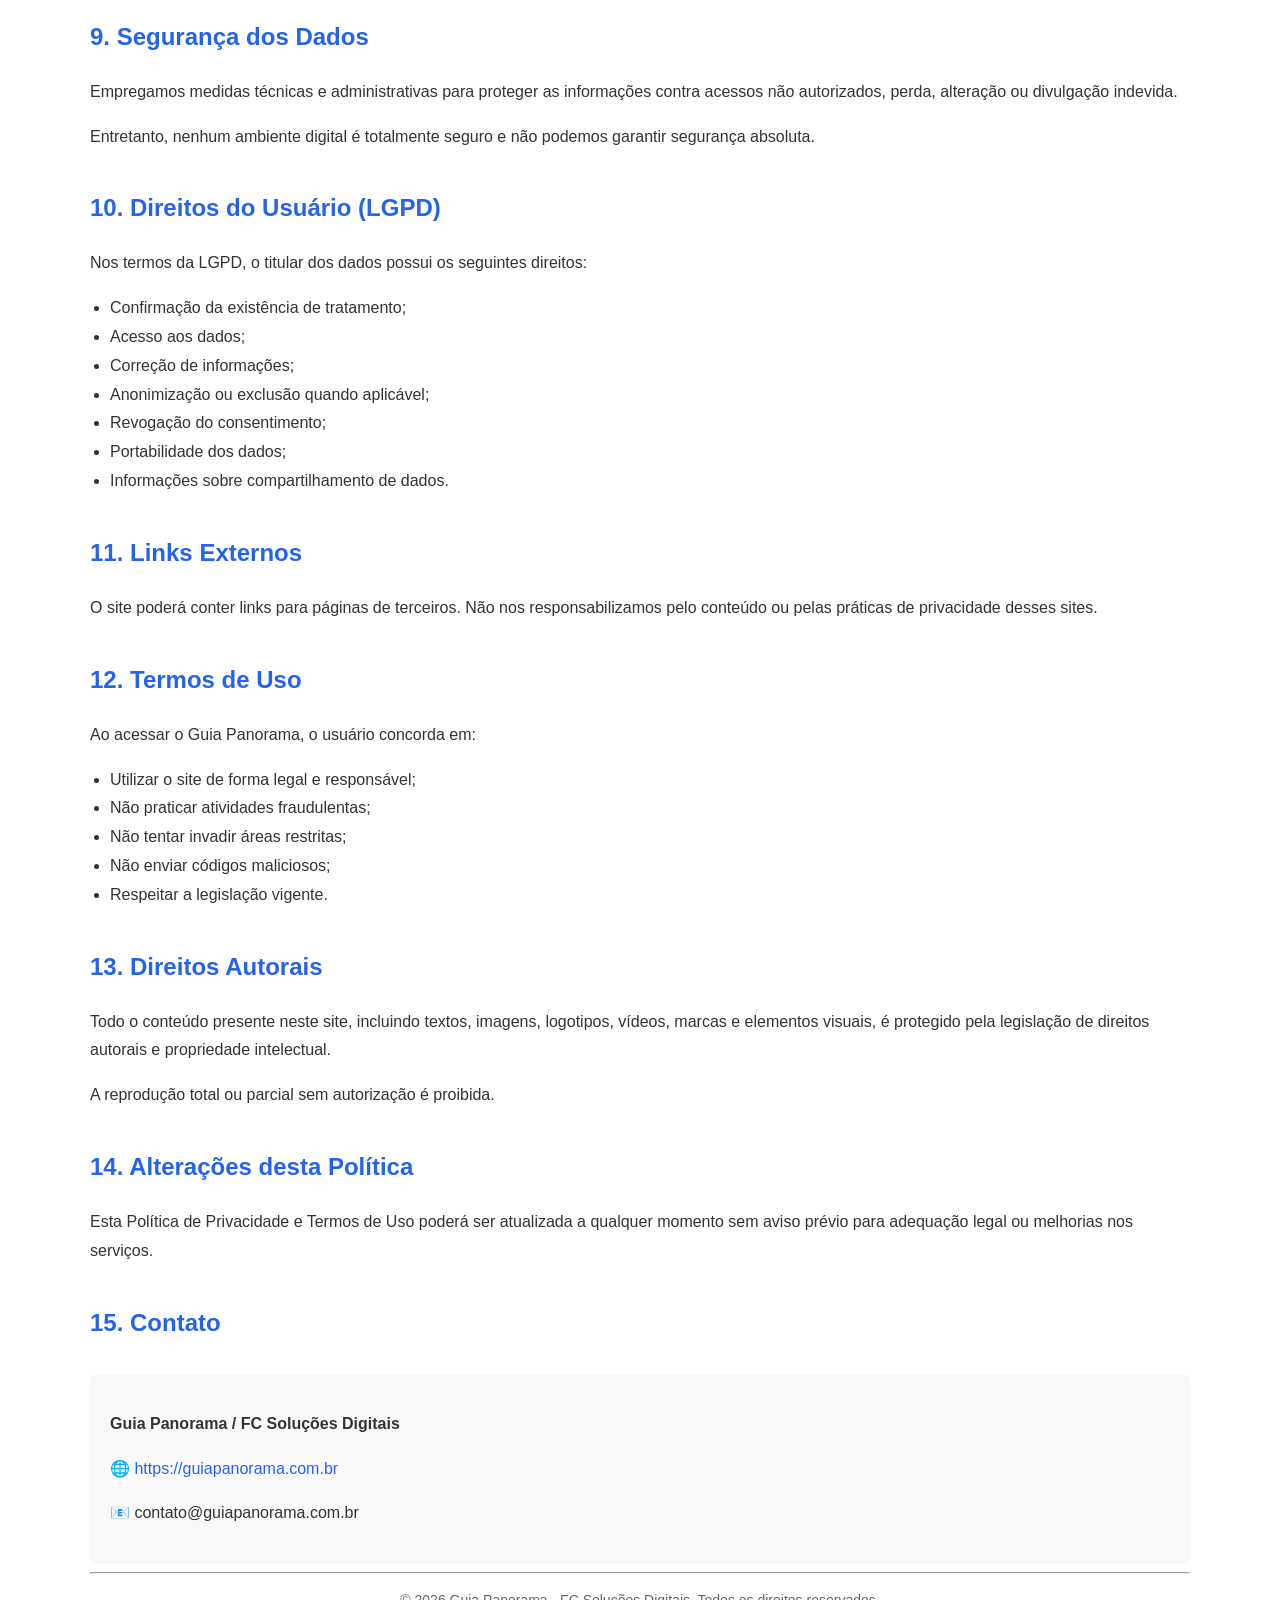
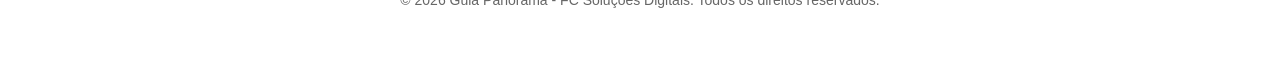
<file: politicadeprivacidade/index.html>
<!doctype html>
<html lang="pt-BR">
  <head>
    <meta charset="UTF-8" />
    <meta name="viewport" content="width=device-width, initial-scale=1.0" />
    <title>Política de Privacidade e Termos de Uso | Guia Panorama</title>
    <link rel="stylesheet" href="assets/css/style.css" />
    <link rel="stylesheet" href="assets/css/consent.css" />
  </head>

  <body>
    <h1>Política de Privacidade e Termos de Uso</h1>

    <p><strong>Última atualização:</strong> 04/11/2026</p>

    <p>
      Bem-vindo ao Guia Panorama. Sua privacidade é importante para nós. Esta
      Política de Privacidade e Termos de Uso explica como coletamos,
      utilizamos, armazenamos e protegemos suas informações ao utilizar nosso
      site.
    </p>

    <div class="info-box">
      <strong>Site Oficial:</strong> https://guiapanorama.com.br
      <br />
      <strong>Empresa Responsável:</strong> FC Soluções Digitais - Guia Panorama
    </div>

    <h2>1. Quem Somos</h2>

    <p>
      O Guia Panorama é um portal de conteúdo e divulgação de empresas,
      produtos, serviços, notícias e informações diversas. O site é operado pela
      FC Soluções Digitais, comprometida com a proteção dos dados pessoais de
      seus usuários, em conformidade com a Lei Geral de Proteção de Dados (LGPD
      - Lei nº 13.709/2018).
    </p>

    <h2>2. Informações Coletadas</h2>

    <p>
      Podemos coletar informações fornecidas voluntariamente pelos usuários:
    </p>

    <ul>
      <li>Nome;</li>
      <li>E-mail;</li>
      <li>Telefone;</li>
      <li>Cidade e Estado;</li>
      <li>Mensagens enviadas por formulários;</li>
      <li>Informações fornecidas em contatos via WhatsApp.</li>
    </ul>

    <p>Também coletamos informações automaticamente:</p>

    <ul>
      <li>Endereço IP;</li>
      <li>Tipo de navegador;</li>
      <li>Sistema operacional;</li>
      <li>Dispositivo utilizado;</li>
      <li>Páginas visitadas;</li>
      <li>Tempo de navegação;</li>
      <li>Origem do acesso;</li>
      <li>Dados estatísticos de navegação.</li>
    </ul>

    <h2>3. Como Utilizamos as Informações</h2>

    <p>Os dados coletados podem ser utilizados para:</p>

    <ul>
      <li>Melhorar a experiência dos visitantes;</li>
      <li>Personalizar conteúdos e anúncios;</li>
      <li>Responder solicitações e mensagens;</li>
      <li>Gerar relatórios estatísticos;</li>
      <li>Realizar campanhas de marketing;</li>
      <li>Cumprir obrigações legais.</li>
    </ul>

    <h2>4. Uso de Cookies</h2>

    <p>
      Nosso site utiliza cookies para melhorar a navegação e oferecer conteúdos
      mais relevantes aos visitantes.
    </p>

    <p>Os cookies podem ser usados para:</p>

    <ul>
      <li>Memorizar preferências do usuário;</li>
      <li>Analisar tráfego e desempenho do site;</li>
      <li>Exibir anúncios personalizados;</li>
      <li>Realizar campanhas de remarketing;</li>
      <li>Mensurar resultados publicitários.</li>
    </ul>

    <p>
      O usuário pode desativar os cookies a qualquer momento nas configurações
      do navegador.
    </p>

    <h2>5. Google AdSense</h2>

    <p>
      O Guia Panorama utiliza o Google AdSense para exibição de anúncios. O
      Google poderá utilizar cookies e tecnologias semelhantes para apresentar
      anúncios relevantes com base em interesses e comportamento de navegação.
    </p>

    <p>
      Saiba mais:
      <br />
      <a href="https://policies.google.com/technologies/ads" target="_blank">
        https://policies.google.com/technologies/ads
      </a>
    </p>

    <p>
      Configurações de anúncios:
      <br />
      <a href="https://adssettings.google.com" target="_blank">
        https://adssettings.google.com
      </a>
    </p>

    <h2>6. Google Analytics</h2>

    <p>
      Utilizamos o Google Analytics para compreender como os visitantes utilizam
      nosso site e para melhorar continuamente nossos serviços.
    </p>

    <p>As informações coletadas incluem:</p>

    <ul>
      <li>Páginas acessadas;</li>
      <li>Tempo de permanência;</li>
      <li>Origem de tráfego;</li>
      <li>Dispositivos utilizados;</li>
      <li>Dados estatísticos agregados.</li>
    </ul>

    <h2>7. Meta Ads e Meta Pixel</h2>

    <p>Nosso site utiliza ferramentas da Meta Platforms Inc., incluindo:</p>

    <ul>
      <li>Facebook Ads;</li>
      <li>Instagram Ads;</li>
      <li>Meta Pixel (Facebook Pixel);</li>
      <li>Remarketing;</li>
      <li>Conversões Personalizadas.</li>
    </ul>

    <p>
      Essas tecnologias permitem medir resultados publicitários e exibir
      anúncios mais relevantes aos usuários.
    </p>

    <p>
      Mais informações:
      <br />
      <a href="https://www.facebook.com/privacy/policy" target="_blank">
        https://www.facebook.com/privacy/policy
      </a>
    </p>

    <h2>8. Compartilhamento de Dados</h2>

    <p>Não vendemos informações pessoais dos usuários.</p>

    <p>Os dados poderão ser compartilhados apenas com:</p>

    <ul>
      <li>Google;</li>
      <li>Meta Platforms;</li>
      <li>Empresas de hospedagem e infraestrutura;</li>
      <li>Autoridades competentes quando exigido por lei.</li>
    </ul>

    <h2>9. Segurança dos Dados</h2>

    <p>
      Empregamos medidas técnicas e administrativas para proteger as informações
      contra acessos não autorizados, perda, alteração ou divulgação indevida.
    </p>

    <p>
      Entretanto, nenhum ambiente digital é totalmente seguro e não podemos
      garantir segurança absoluta.
    </p>

    <h2>10. Direitos do Usuário (LGPD)</h2>

    <p>Nos termos da LGPD, o titular dos dados possui os seguintes direitos:</p>

    <ul>
      <li>Confirmação da existência de tratamento;</li>
      <li>Acesso aos dados;</li>
      <li>Correção de informações;</li>
      <li>Anonimização ou exclusão quando aplicável;</li>
      <li>Revogação do consentimento;</li>
      <li>Portabilidade dos dados;</li>
      <li>Informações sobre compartilhamento de dados.</li>
    </ul>

    <h2>11. Links Externos</h2>

    <p>
      O site poderá conter links para páginas de terceiros. Não nos
      responsabilizamos pelo conteúdo ou pelas práticas de privacidade desses
      sites.
    </p>

    <h2>12. Termos de Uso</h2>

    <p>Ao acessar o Guia Panorama, o usuário concorda em:</p>

    <ul>
      <li>Utilizar o site de forma legal e responsável;</li>
      <li>Não praticar atividades fraudulentas;</li>
      <li>Não tentar invadir áreas restritas;</li>
      <li>Não enviar códigos maliciosos;</li>
      <li>Respeitar a legislação vigente.</li>
    </ul>

    <h2>13. Direitos Autorais</h2>

    <p>
      Todo o conteúdo presente neste site, incluindo textos, imagens, logotipos,
      vídeos, marcas e elementos visuais, é protegido pela legislação de
      direitos autorais e propriedade intelectual.
    </p>

    <p>A reprodução total ou parcial sem autorização é proibida.</p>

    <h2>14. Alterações desta Política</h2>

    <p>
      Esta Política de Privacidade e Termos de Uso poderá ser atualizada a
      qualquer momento sem aviso prévio para adequação legal ou melhorias nos
      serviços.
    </p>

    <h2>15. Contato</h2>

    <div class="footer-contact">
      <p><strong>Guia Panorama / FC Soluções Digitais</strong></p>

      <p>
        🌐
        <a href="https://guiapanorama.com.br"> https://guiapanorama.com.br </a>
      </p>

      <p>📧 contato@guiapanorama.com.br</p>
    </div>

    <hr />

    <p style="text-align: center; font-size: 14px; color: #666">
      © 2026 Guia Panorama - FC Soluções Digitais. Todos os direitos reservados.
    </p>

    <!-- Preferências de privacidade: ferramentas opcionais só carregam após o aceite. -->
    <section
      class="gp-consent-banner"
      id="gpConsentBanner"
      role="region"
      aria-label="Preferências de privacidade"
      aria-live="polite"
      hidden
    >
      <div class="gp-consent-copy">
        <strong>Privacidade e cookies</strong>
        <p>
          Registramos sua escolha de consentimento. Recursos opcionais de
          análise e publicidade só serão carregados após sua autorização.
          Consulte nossa
          <a href="https://politicadeprivacidade.guiapanorama.com.br"
            >Política de Privacidade</a
          >
          para saber mais.
        </p>
      </div>
      <div class="gp-consent-actions">
        <button class="gp-consent-reject" id="gpRejectConsent" type="button">
          Rejeitar opcionais
        </button>
        <button class="gp-consent-accept" id="gpAcceptConsent" type="button">
          Aceitar opcionais
        </button>
      </div>
    </section>
    <button class="gp-consent-manage" id="gpManageConsent" type="button" hidden>
      Gerenciar preferências
    </button>

    <script
      src="assets/js/consent.js"
      defer
      data-insights="3ce0377cf62940d29b42bac3c46ca7bc"
    ></script>
  </body>
</html>
</file>
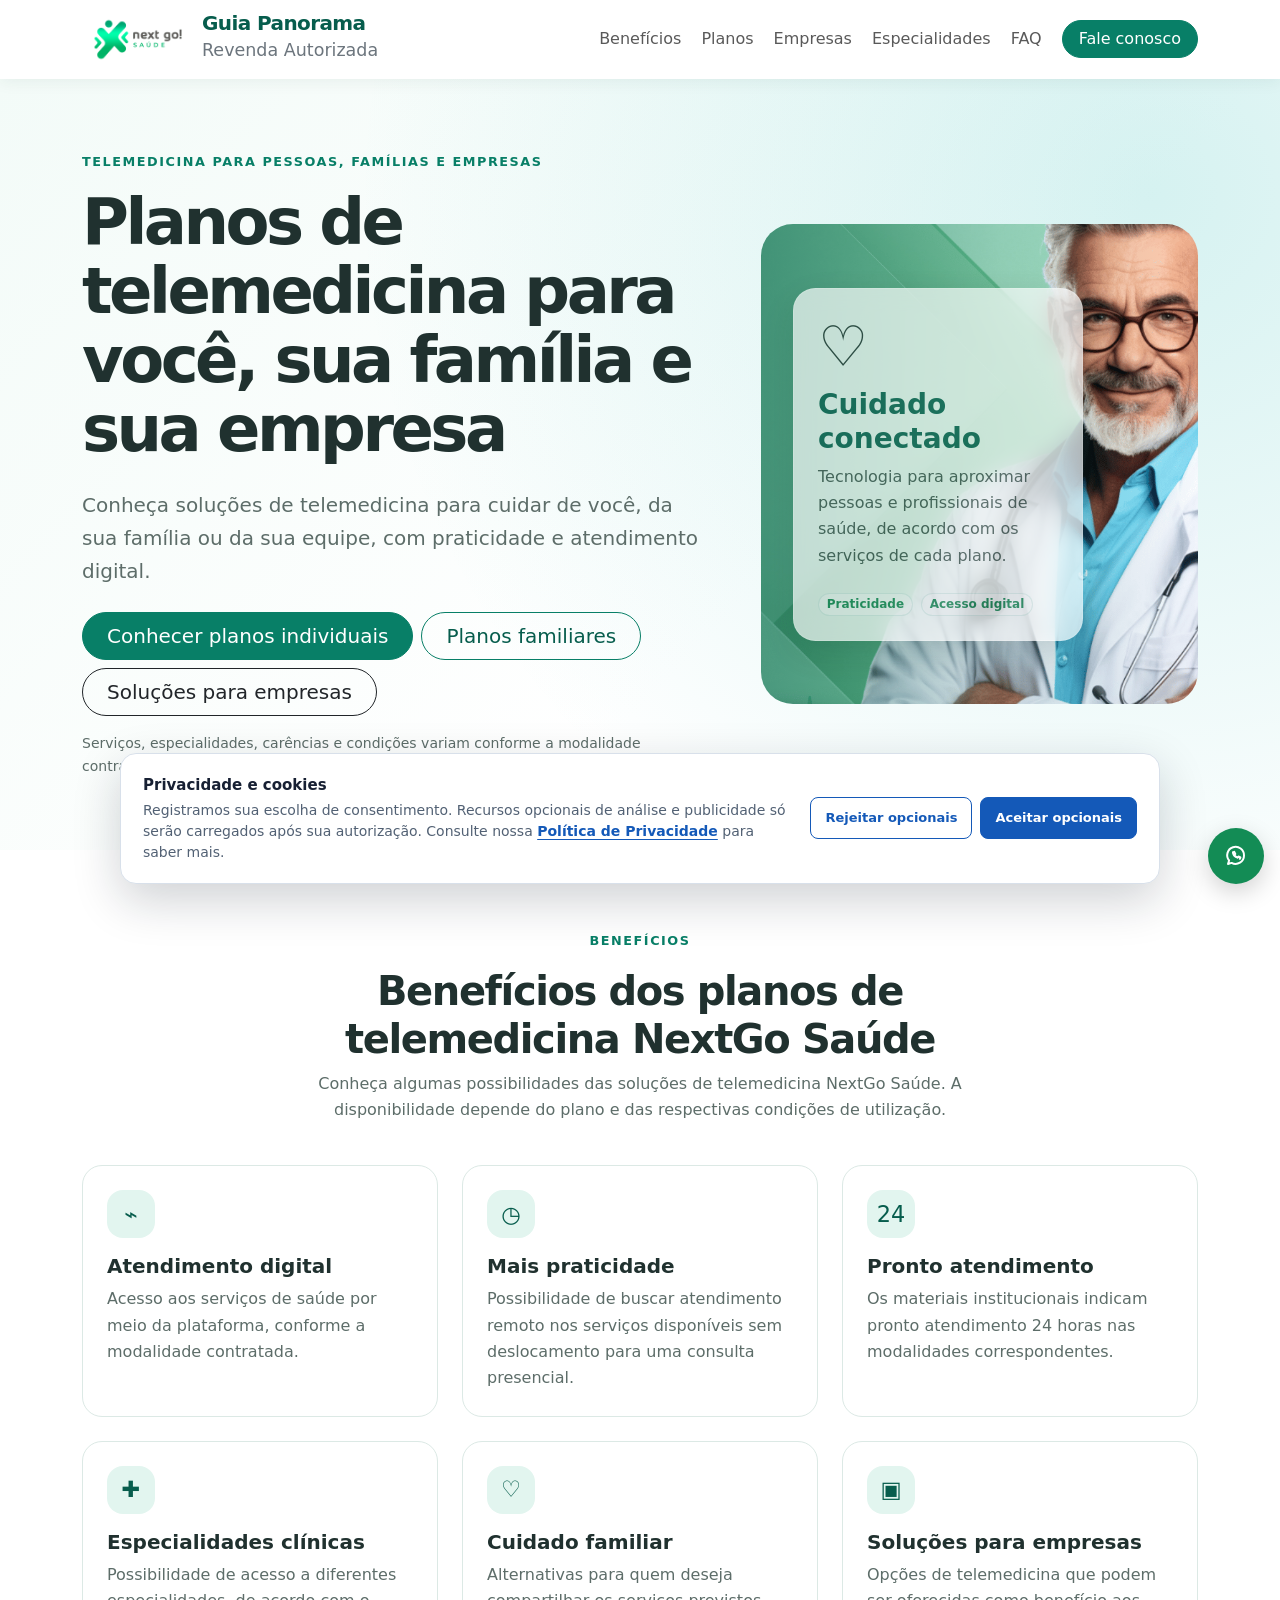
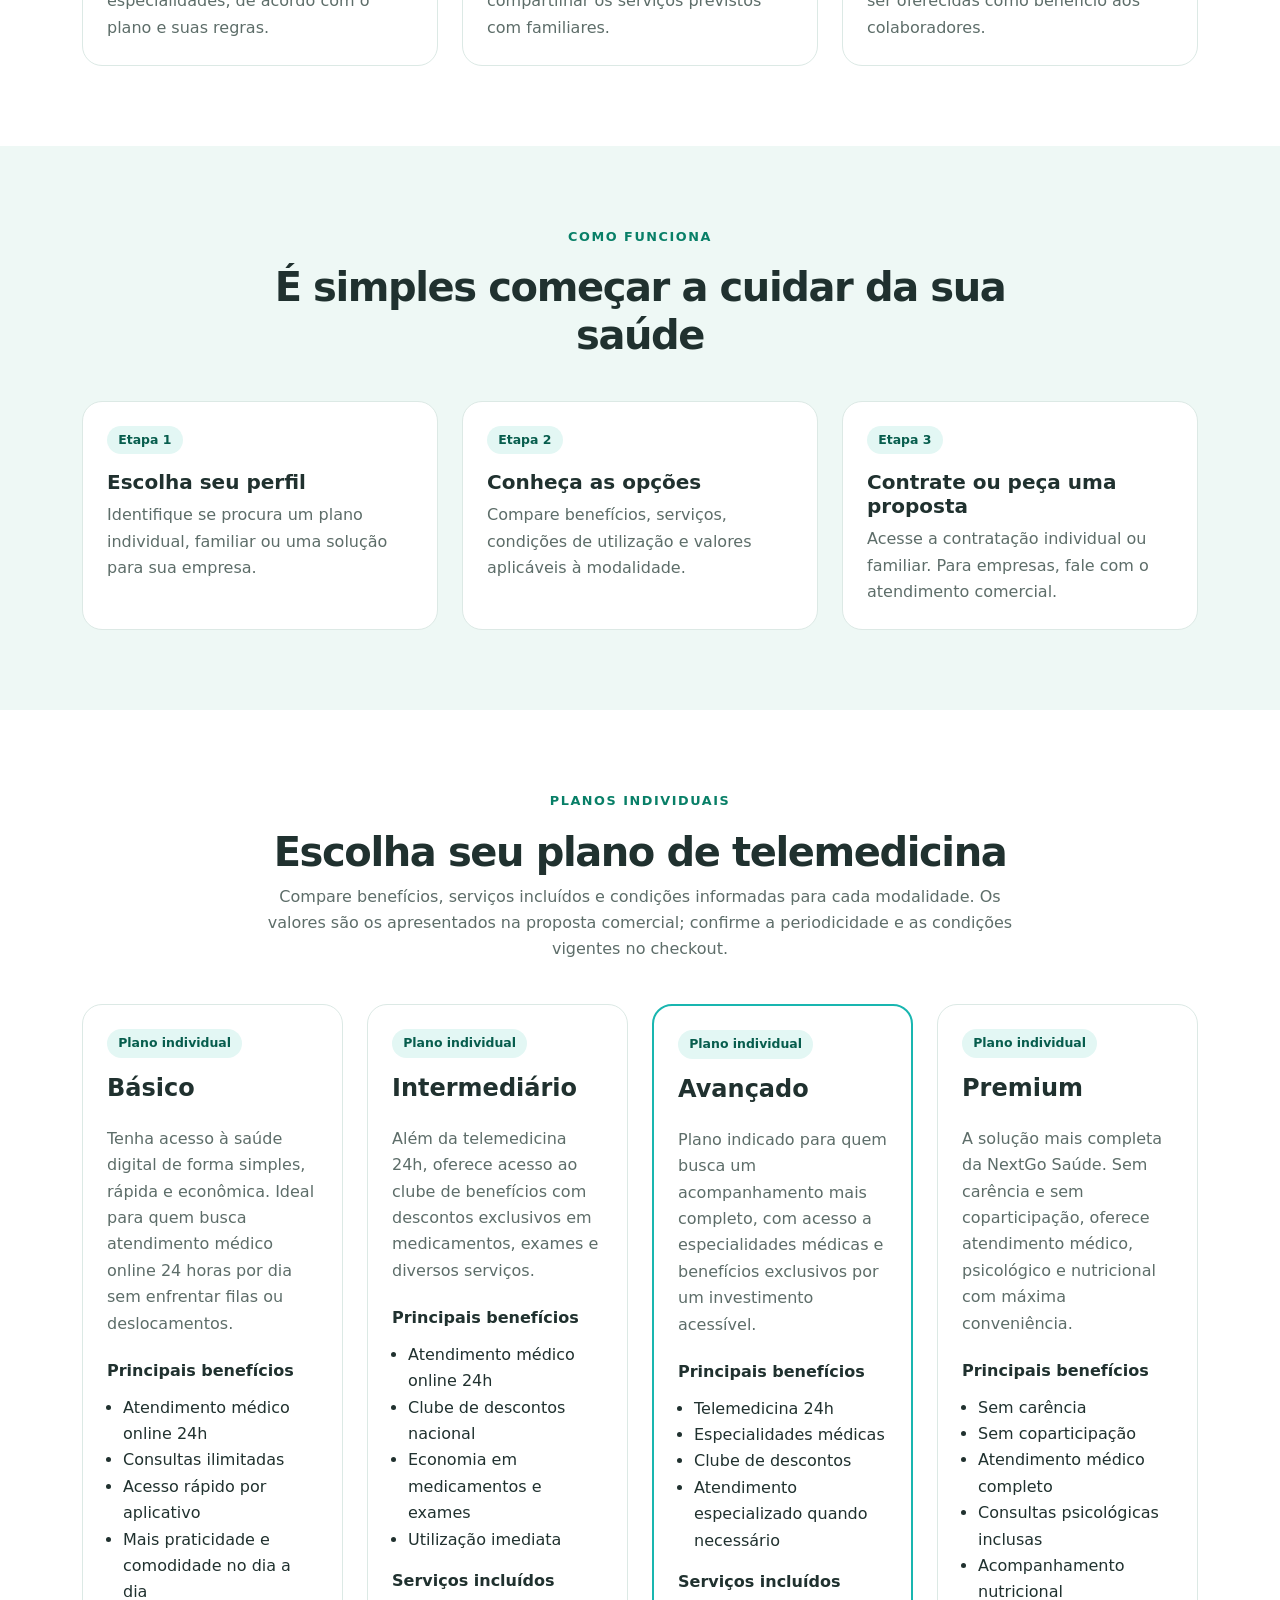
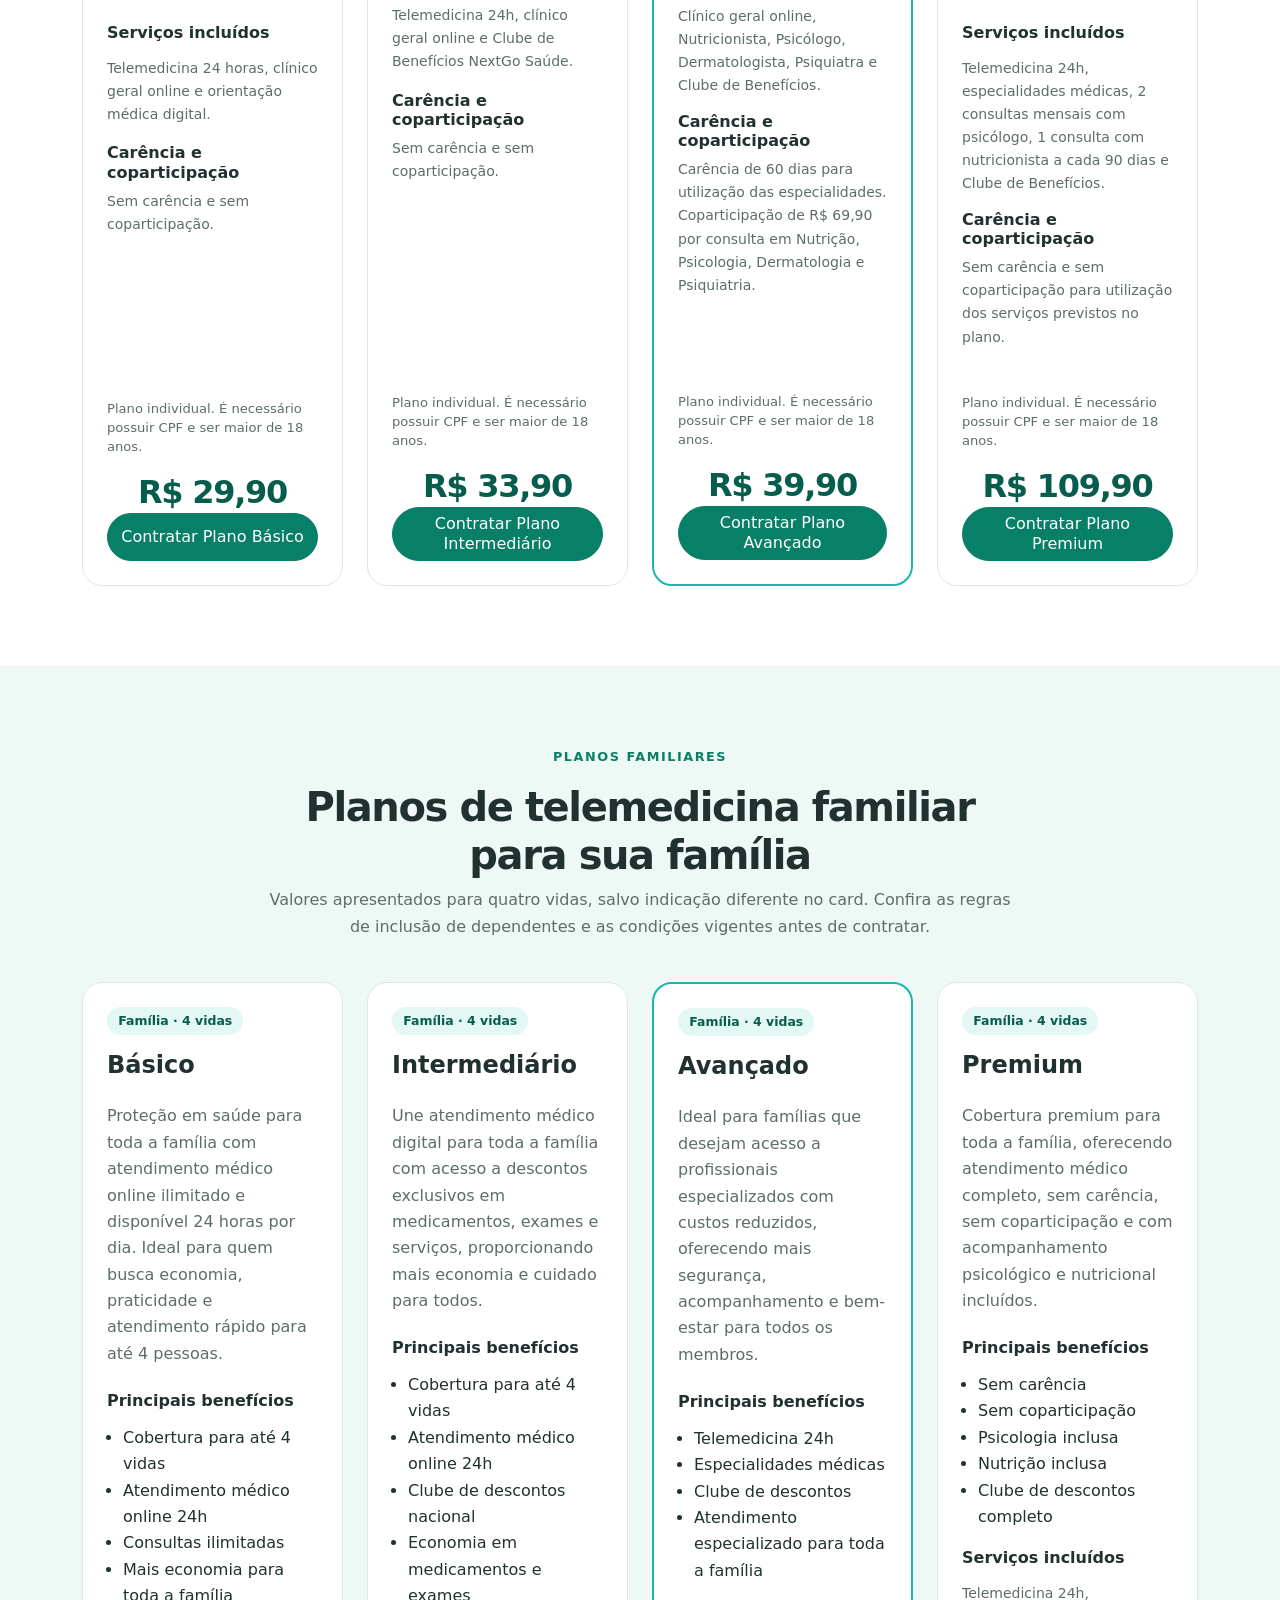
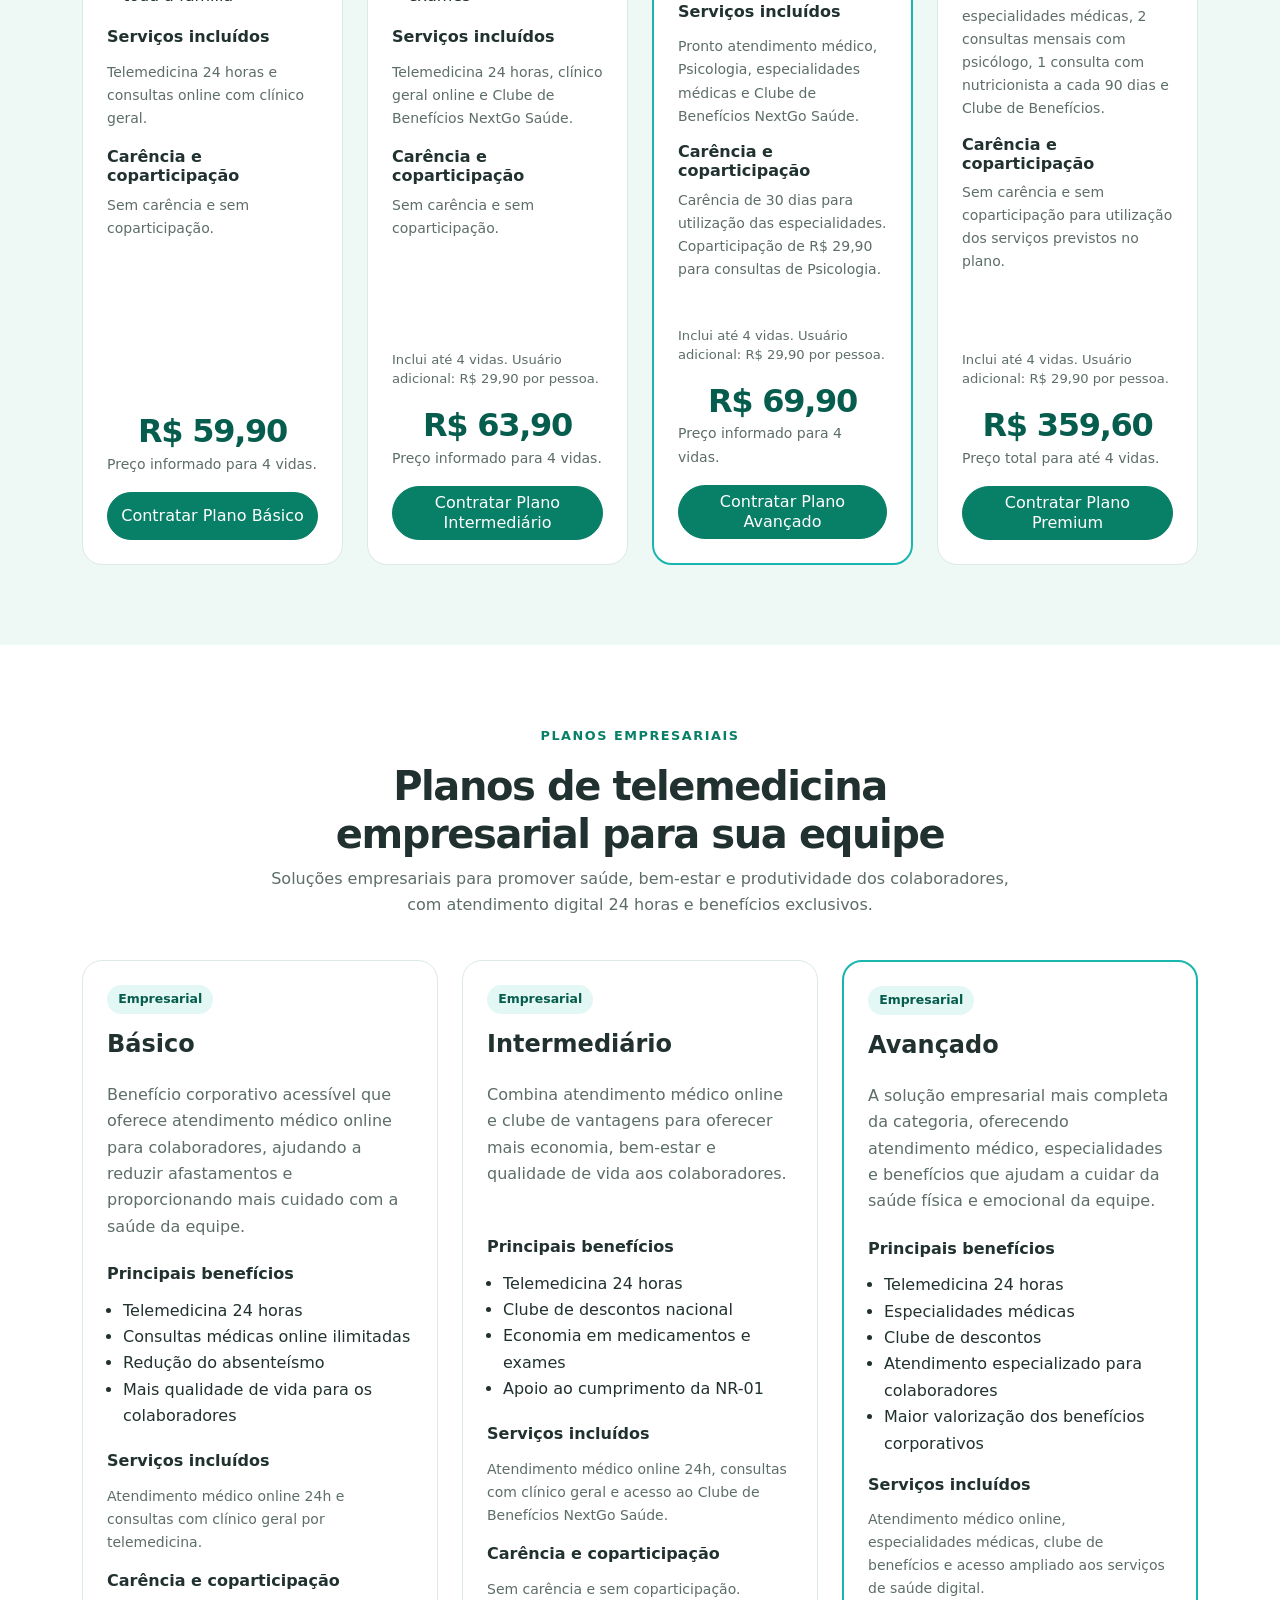
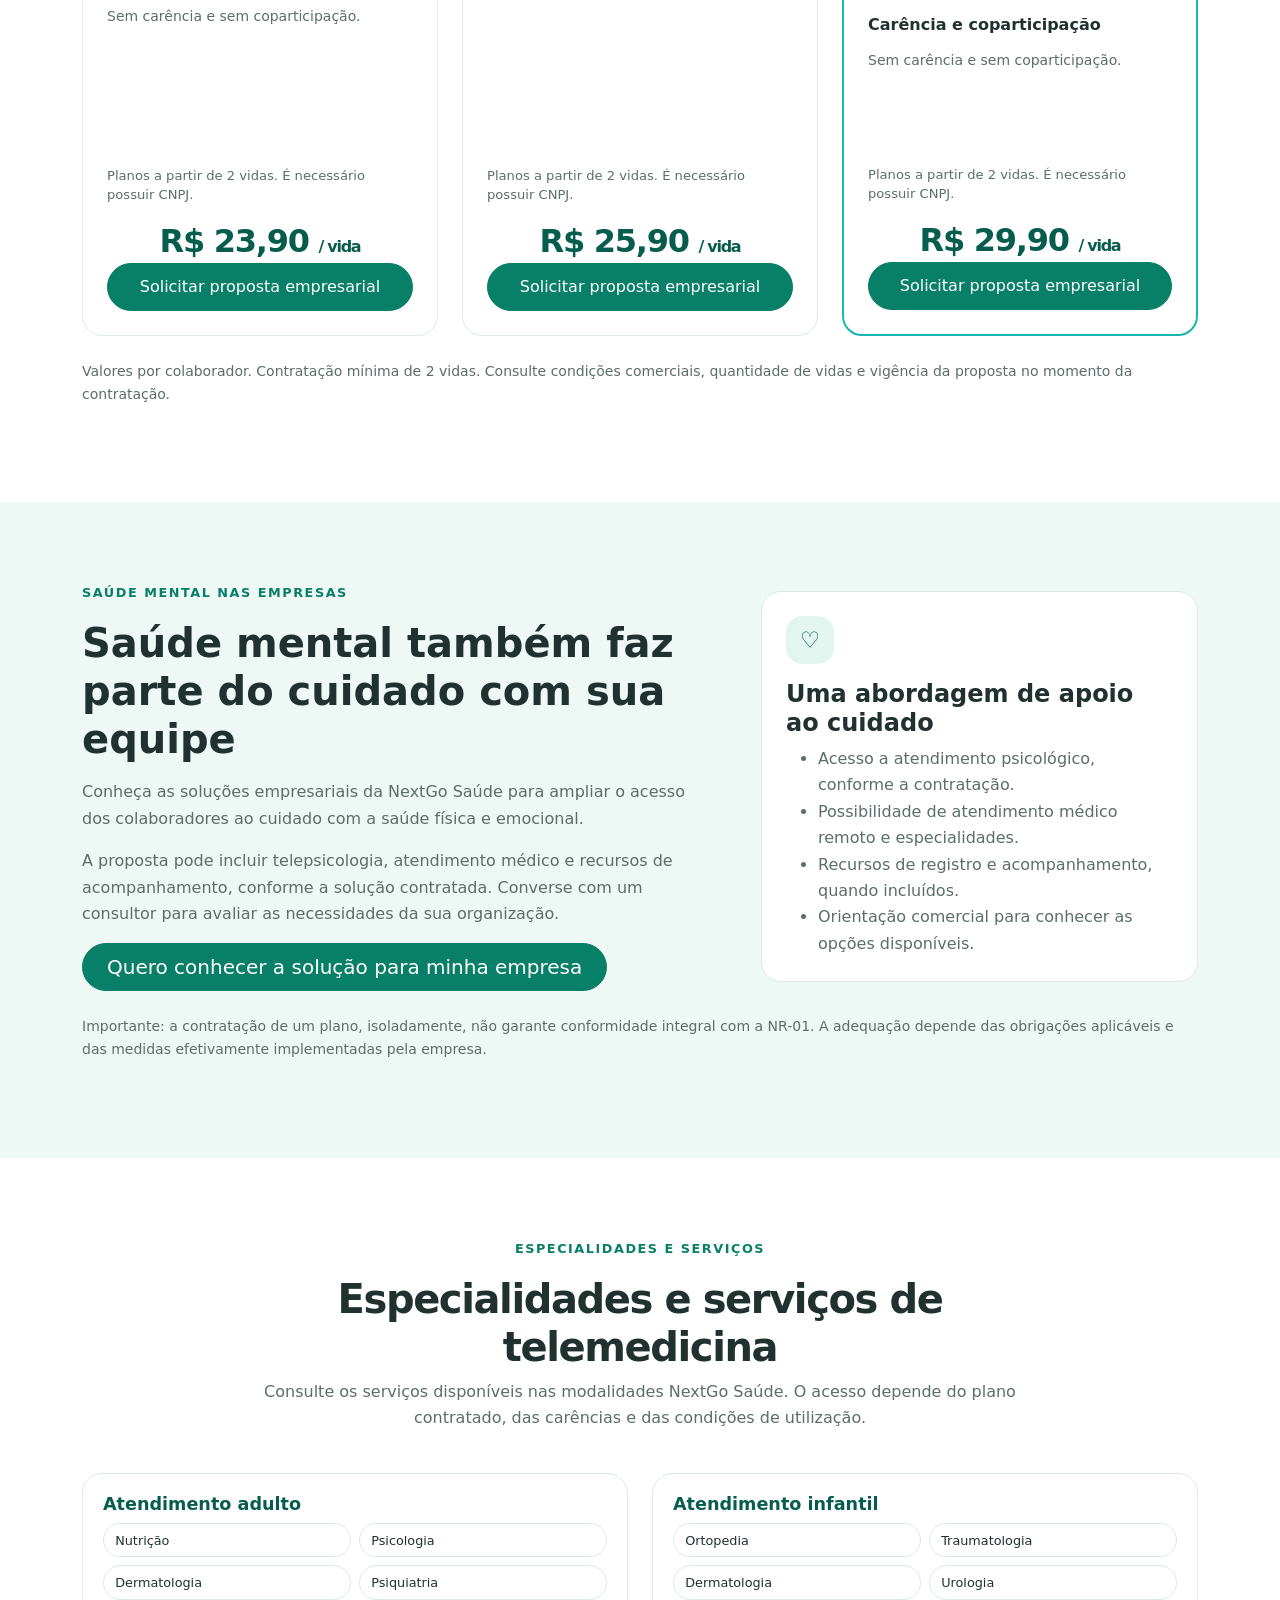
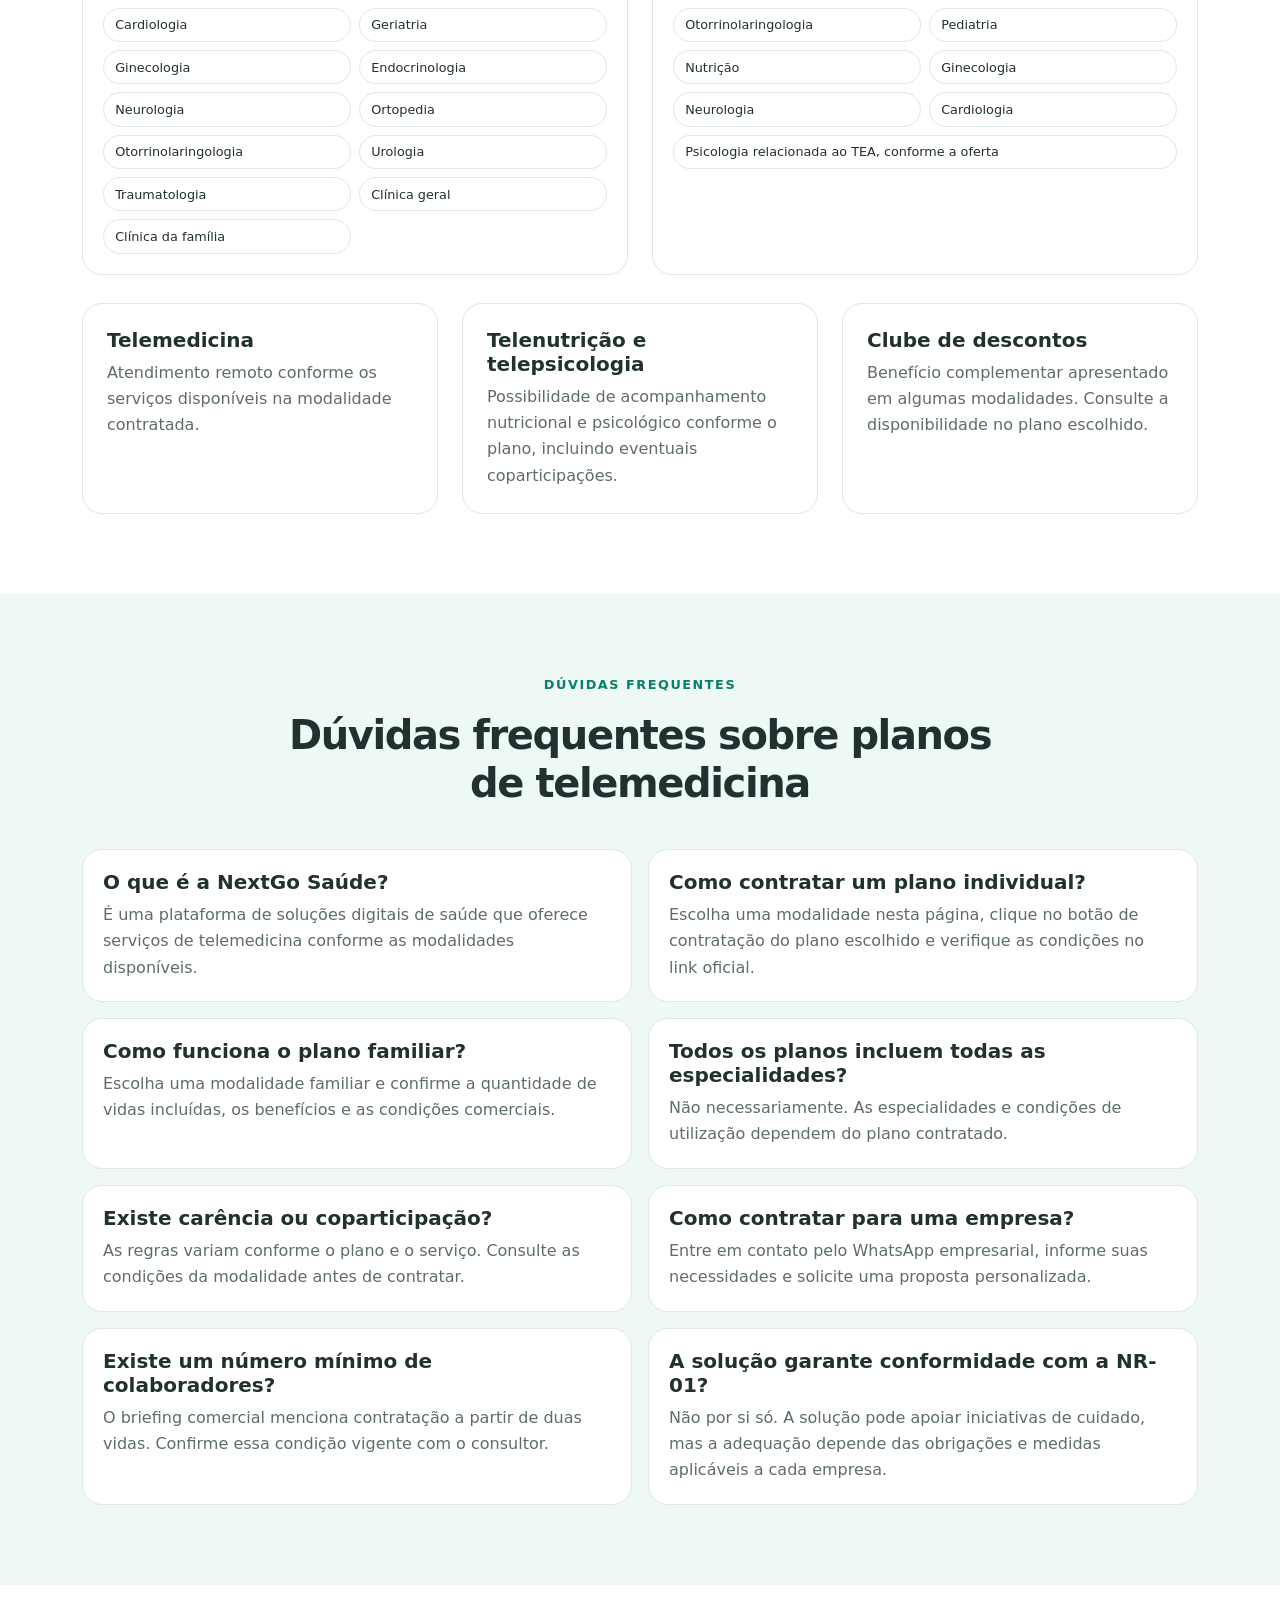
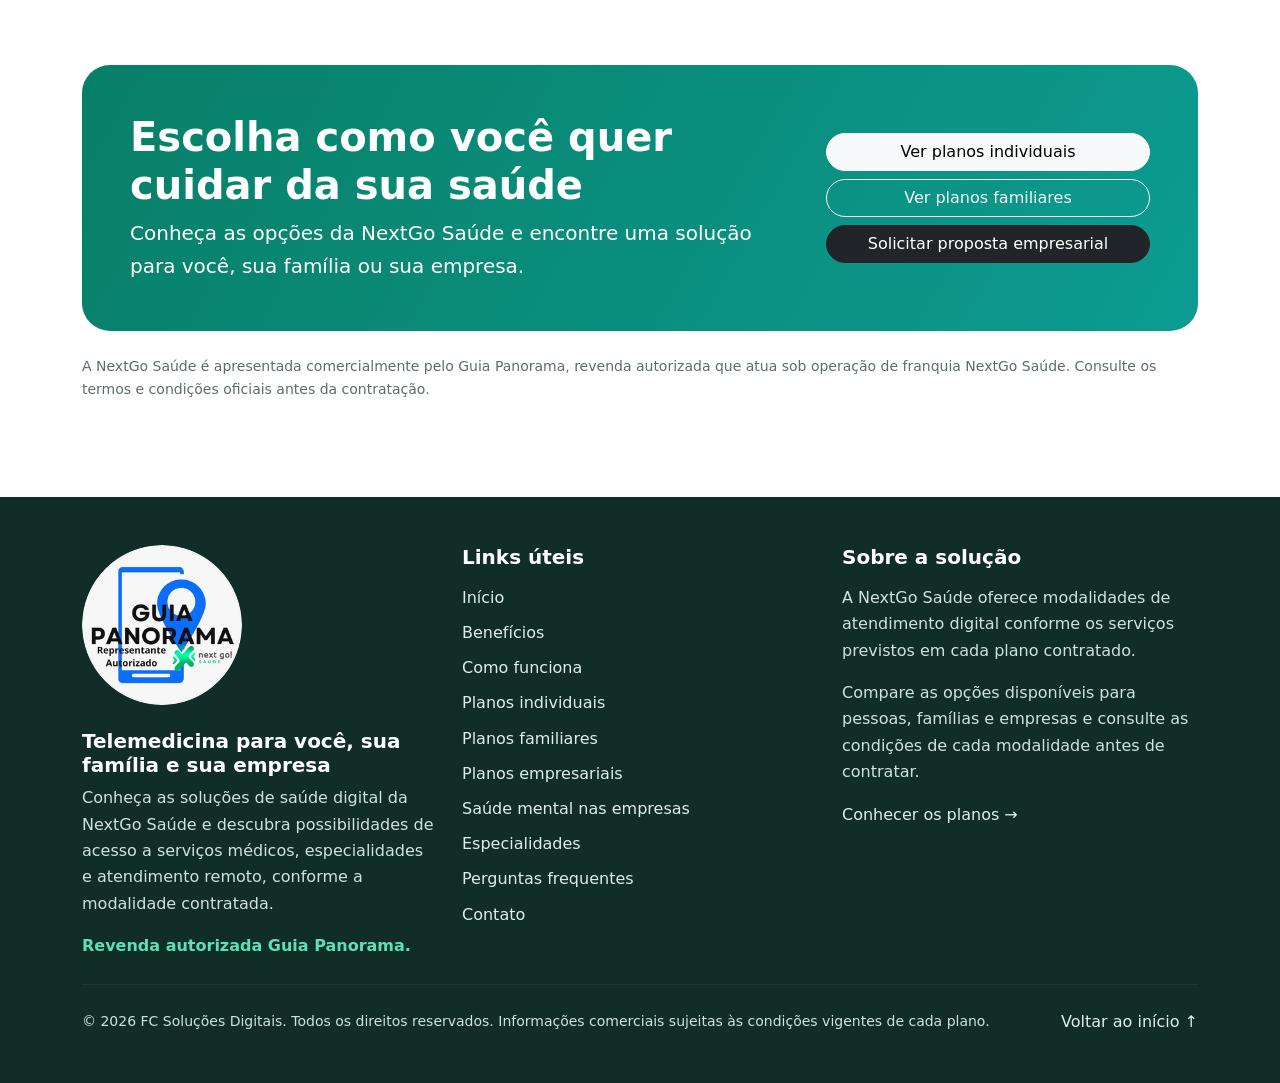
<file: telemedicina/index.html>
<!doctype html>
<html lang="pt-BR">
  <head>
    <meta charset="utf-8" />
    <meta content="width=device-width, initial-scale=1" name="viewport" />
    <meta
      name="description"
      content="Compare planos de telemedicina NextGo Saúde para pessoas, famílias e empresas. Consulte benefícios, especialidades, preços e condições e contrate online ou solicite uma proposta."
    />
    <meta
      name="keywords"
      content="planos de telemedicina, telemedicina individual, plano de telemedicina familiar, telemedicina para empresas, atendimento médico online, pronto atendimento 24 horas, NextGo Saúde, Guia Panorama"
    />
    <meta name="robots" content="index,follow,max-image-preview:large" />
    <meta name="theme-color" content="#087f67" />
    <meta name="author" content="FC Soluções Digitais | Guia Panorama" />
    <meta name="language" content="pt-BR" />
    <meta property="og:type" content="website" />
    <meta property="og:locale" content="pt_BR" />
    <meta property="og:site_name" content="NextGo Saúde | Guia Panorama" />
    <meta
      property="og:title"
      content="Planos de Telemedicina para Pessoas, Famílias e Empresas | NextGo Saúde"
    />
    <meta
      property="og:description"
      content="Compare planos de telemedicina, benefícios, especialidades e condições para você, sua família ou sua empresa."
    />
    <meta
      property="og:url"
      content="https://telemedicina.guiapanorama.com.br/"
    />
    <meta
      property="og:image"
      content="https://telemedicina.guiapanorama.com.br/assets/img/medico.png"
    />
    <meta
      property="og:image:alt"
      content="Profissional de saúde representando os serviços de telemedicina NextGo Saúde"
    />
    <meta name="twitter:card" content="summary_large_image" />
    <meta
      name="twitter:title"
      content="Planos de Telemedicina | NextGo Saúde e Guia Panorama"
    />
    <meta
      name="twitter:description"
      content="Compare opções de telemedicina individual, familiar e empresarial."
    />
    <meta
      name="twitter:image"
      content="https://telemedicina.guiapanorama.com.br/assets/img/medico.png"
    />
    <link rel="canonical" href="https://telemedicina.guiapanorama.com.br/" />
    <title>
      Planos de Telemedicina para Pessoas, Famílias e Empresas | NextGo Saúde
    </title>

    <!-- Bootstrap 5 via CDN. Para produção, fixe a versão e use SRI conforme a política do projeto. -->
    <link
      href="https://cdn.jsdelivr.net/npm/bootstrap@5.3.3/dist/css/bootstrap.min.css"
      rel="stylesheet"
    />

    <!-- Dados estruturados para mecanismos de busca. -->
    <script type="application/ld+json">
      {
        "@context": "https://schema.org",
        "@graph": [
          {
            "@type": "Organization",
            "@id": "https://telemedicina.guiapanorama.com.br/#organization",
            "name": "FC Soluções Digitais | Guia Panorama",
            "url": "https://telemedicina.guiapanorama.com.br/",
            "brand": {
              "@type": "Brand",
              "name": "NextGo Saúde"
            },
            "description": "Revenda autorizada de soluções de telemedicina NextGo Saúde para pessoas, famílias e empresas.",
            "telephone": "+55-18-99252-5232",
            "taxID": "52.132.521/0001-04",
            "logo": "https://telemedicina.guiapanorama.com.br/assets/img/logo-guia-panorama.png"
          },
          {
            "@type": "Service",
            "@id": "https://telemedicina.guiapanorama.com.br/#telemedicina",
            "name": "Planos de telemedicina NextGo Saúde",
            "serviceType": "Soluções de telemedicina para pessoas, famílias e empresas",
            "url": "https://telemedicina.guiapanorama.com.br/",
            "description": "Apresentação e contratação de planos de telemedicina com benefícios e serviços que variam conforme a modalidade contratada.",
            "provider": {
              "@id": "https://telemedicina.guiapanorama.com.br/#organization"
            },
            "areaServed": {
              "@type": "Country",
              "name": "Brasil"
            },
            "availableLanguage": "Português"
          },
          {
            "@type": "FAQPage",
            "@id": "https://telemedicina.guiapanorama.com.br/#faq",
            "mainEntity": [
              {
                "@type": "Question",
                "name": "O que é a NextGo Saúde?",
                "acceptedAnswer": {
                  "@type": "Answer",
                  "text": "É uma plataforma de soluções digitais de saúde que oferece serviços de telemedicina conforme as modalidades disponíveis."
                }
              },
              {
                "@type": "Question",
                "name": "Como contratar um plano individual?",
                "acceptedAnswer": {
                  "@type": "Answer",
                  "text": "Escolha uma modalidade nesta página, clique no botão de contratação do plano escolhido e verifique as condições no link oficial."
                }
              },
              {
                "@type": "Question",
                "name": "Como funciona o plano familiar?",
                "acceptedAnswer": {
                  "@type": "Answer",
                  "text": "Escolha uma modalidade familiar e confirme a quantidade de vidas incluídas, os benefícios e as condições comerciais."
                }
              },
              {
                "@type": "Question",
                "name": "Todos os planos incluem todas as especialidades?",
                "acceptedAnswer": {
                  "@type": "Answer",
                  "text": "Não necessariamente. As especialidades e condições de utilização dependem do plano contratado."
                }
              },
              {
                "@type": "Question",
                "name": "Existe carência ou coparticipação?",
                "acceptedAnswer": {
                  "@type": "Answer",
                  "text": "As regras variam conforme o plano e o serviço. Consulte as condições da modalidade antes de contratar."
                }
              },
              {
                "@type": "Question",
                "name": "Como contratar para uma empresa?",
                "acceptedAnswer": {
                  "@type": "Answer",
                  "text": "Entre em contato pelo WhatsApp empresarial, informe suas necessidades e solicite uma proposta personalizada."
                }
              },
              {
                "@type": "Question",
                "name": "Existe um número mínimo de colaboradores?",
                "acceptedAnswer": {
                  "@type": "Answer",
                  "text": "O briefing comercial menciona contratação a partir de duas vidas. Confirme essa condição vigente com o consultor."
                }
              },
              {
                "@type": "Question",
                "name": "A solução garante conformidade com a NR-01?",
                "acceptedAnswer": {
                  "@type": "Answer",
                  "text": "Não por si só. A solução pode apoiar iniciativas de cuidado, mas a adequação depende das obrigações e medidas aplicáveis a cada empresa."
                }
              }
            ]
          }
        ]
      }
    </script>
    <link rel="stylesheet" href="assets/css/style.css" />
    <link rel="stylesheet" href="assets/css/consent.css" />
  </head>

  <body>
    <a class="skip-link" href="#conteudo">Pular para o conteúdo</a>

    <!-- Cabeçalho da página. -->
    <header>
      <!-- Navegação principal — navbar. -->
      <nav
        aria-label="Navegação principal"
        class="navbar navbar-expand-lg bg-white sticky-top"
      >
        <div class="container">
          <a
            aria-label="Planos de Telemedicina - início"
            class="navbar-brand d-flex align-items-center gap-2"
            href="#inicio"
          >
            <img
              alt="NextGo Saúde"
              class="navbar-logo"
              fetchpriority="high"
              height="85"
              src="assets/img/logo-retangulo.png"
              width="200"
              style="
                --mobile-logo-width: 100px;
                --mobile-logo-small-width: 78px;
              "
            />
            <span
              ><span class="brand-name d-block lh-1">Guia Panorama</span
              ><small class="text-secondary">Revenda Autorizada</small></span
            >
          </a>
          <button
            aria-controls="menuPrincipal"
            aria-expanded="false"
            aria-label="Abrir menu"
            class="navbar-toggler p-1"
            data-bs-target="#menuPrincipal"
            data-bs-toggle="collapse"
            type="button"
          >
            <span class="navbar-toggler-icon"></span>
          </button>
          <div class="collapse navbar-collapse" id="menuPrincipal">
            <ul class="navbar-nav ms-auto align-items-lg-center gap-lg-1">
              <li class="nav-item">
                <a class="nav-link" href="#beneficios">Benefícios</a>
              </li>
              <li class="nav-item">
                <a class="nav-link" href="#individuais">Planos</a>
              </li>
              <li class="nav-item">
                <a class="nav-link" href="#empresas">Empresas</a>
              </li>
              <li class="nav-item">
                <a class="nav-link" href="#especialidades">Especialidades</a>
              </li>
              <li class="nav-item"><a class="nav-link" href="#faq">FAQ</a></li>
              <li class="nav-item ms-lg-2">
                <a class="btn btn-success rounded-pill px-3" href="#contato"
                  >Fale conosco</a
                >
              </li>
            </ul>
          </div>
        </div>
      </nav>
    </header>

    <!-- Conteúdo principal — conteudo. -->
    <main id="conteudo">
      <!-- apresentação principal. -->
      <section
        class="hero py-5"
        id="inicio"
        style="
          background:
            radial-gradient(
              circle at 90% 15%,
              rgba(25, 182, 176, 0.18),
              transparent 60%
            ),
            linear-gradient(135deg, #f3fbf8, #fff 62%);
        "
      >
        <div class="container py-lg-4">
          <div class="row align-items-center g-5">
            <div class="col-lg-7">
              <p class="eyebrow mb-3">
                Telemedicina para pessoas, famílias e empresas
              </p>
              <h1>
                Planos de telemedicina para você, sua família e sua empresa
              </h1>
              <p class="lead fs-5 mt-4">
                Conheça soluções de telemedicina para cuidar de você, da sua
                família ou da sua equipe, com praticidade e atendimento digital.
              </p>
              <div class="d-flex flex-wrap gap-2 mt-4">
                <a
                  class="btn btn-success btn-lg rounded-pill px-4"
                  href="#individuais"
                  >Conhecer planos individuais</a
                >
                <a
                  class="btn btn-outline-success btn-lg rounded-pill px-4"
                  href="#familiares"
                  >Planos familiares</a
                >
                <a
                  class="btn btn-outline-dark btn-lg rounded-pill px-4"
                  href="#empresas"
                  >Soluções para empresas</a
                >
              </div>
              <p class="small-note mt-3 mb-0">
                Serviços, especialidades, carências e condições variam conforme
                a modalidade contratada.
              </p>
            </div>
            <div class="col-lg-5">
              <div class="hero-visual">
                <div class="visual-card" style="opacity: 0.75">
                  <div aria-hidden="true" class="display-4 mb-2">♡</div>
                  <h2 class="h3 fw-bold">Cuidado conectado</h2>
                  <p class="mb-0">
                    Tecnologia para aproximar pessoas e profissionais de saúde,
                    de acordo com os serviços de cada plano.
                  </p>
                  <div class="d-flex gap-2 mt-4 flex-wrap">
                    <span class="badge rounded-pill text-bg-light text-success"
                      >Praticidade</span
                    ><span class="badge rounded-pill text-bg-light text-success"
                      >Acesso digital</span
                    >
                  </div>
                </div>
              </div>
            </div>
          </div>
        </div>
      </section>
      <!-- benefícios. -->
      <section class="section-space" id="beneficios">
        <div class="container">
          <div class="section-heading">
            <p class="eyebrow">Benefícios</p>
            <h2 class="display-6">
              Benefícios dos planos de telemedicina NextGo Saúde
            </h2>
            <p class="muted">
              Conheça algumas possibilidades das soluções de telemedicina NextGo
              Saúde. A disponibilidade depende do plano e das respectivas
              condições de utilização.
            </p>
          </div>
          <div class="row g-4">
            <div class="col-sm-6 col-lg-4">
              <article class="feature-card">
                <span aria-hidden="true" class="feature-icon">⌁</span>
                <h3 class="h5 fw-bold">Atendimento digital</h3>
                <p class="muted mb-0">
                  Acesso aos serviços de saúde por meio da plataforma, conforme
                  a modalidade contratada.
                </p>
              </article>
            </div>
            <div class="col-sm-6 col-lg-4">
              <article class="feature-card">
                <span aria-hidden="true" class="feature-icon">◷</span>
                <h3 class="h5 fw-bold">Mais praticidade</h3>
                <p class="muted mb-0">
                  Possibilidade de buscar atendimento remoto nos serviços
                  disponíveis sem deslocamento para uma consulta presencial.
                </p>
              </article>
            </div>
            <div class="col-sm-6 col-lg-4">
              <article class="feature-card">
                <span aria-hidden="true" class="feature-icon">24</span>
                <h3 class="h5 fw-bold">Pronto atendimento</h3>
                <p class="muted mb-0">
                  Os materiais institucionais indicam pronto atendimento 24
                  horas nas modalidades correspondentes.
                </p>
              </article>
            </div>
            <div class="col-sm-6 col-lg-4">
              <article class="feature-card">
                <span aria-hidden="true" class="feature-icon">✚</span>
                <h3 class="h5 fw-bold">Especialidades clínicas</h3>
                <p class="muted mb-0">
                  Possibilidade de acesso a diferentes especialidades, de acordo
                  com o plano e suas regras.
                </p>
              </article>
            </div>
            <div class="col-sm-6 col-lg-4">
              <article class="feature-card">
                <span aria-hidden="true" class="feature-icon">♡</span>
                <h3 class="h5 fw-bold">Cuidado familiar</h3>
                <p class="muted mb-0">
                  Alternativas para quem deseja compartilhar os serviços
                  previstos com familiares.
                </p>
              </article>
            </div>
            <div class="col-sm-6 col-lg-4">
              <article class="feature-card">
                <span aria-hidden="true" class="feature-icon">▣</span>
                <h3 class="h5 fw-bold">Soluções para empresas</h3>
                <p class="muted mb-0">
                  Opções de telemedicina que podem ser oferecidas como benefício
                  aos colaboradores.
                </p>
              </article>
            </div>
          </div>
        </div>
      </section>

      <!-- Seção de conteúdo (como-funciona). -->
      <section class="section-space section-soft" id="como-funciona">
        <div class="container">
          <div class="section-heading">
            <p class="eyebrow">Como funciona</p>
            <h2 class="display-6">É simples começar a cuidar da sua saúde</h2>
          </div>
          <div class="row g-4">
            <div class="col-md-4">
              <article class="feature-card">
                <span class="pill mb-3">Etapa 1</span>
                <h3 class="h5 fw-bold">Escolha seu perfil</h3>
                <p class="muted mb-0">
                  Identifique se procura um plano individual, familiar ou uma
                  solução para sua empresa.
                </p>
              </article>
            </div>
            <div class="col-md-4">
              <article class="feature-card">
                <span class="pill mb-3">Etapa 2</span>
                <h3 class="h5 fw-bold">Conheça as opções</h3>
                <p class="muted mb-0">
                  Compare benefícios, serviços, condições de utilização e
                  valores aplicáveis à modalidade.
                </p>
              </article>
            </div>
            <div class="col-md-4">
              <article class="feature-card">
                <span class="pill mb-3">Etapa 3</span>
                <h3 class="h5 fw-bold">Contrate ou peça uma proposta</h3>
                <p class="muted mb-0">
                  Acesse a contratação individual ou familiar. Para empresas,
                  fale com o atendimento comercial.
                </p>
              </article>
            </div>
          </div>
        </div>
      </section>

      <!-- Seção de conteúdo (individuais). -->
      <section class="section-space" id="individuais">
        <div class="container">
          <div class="section-heading">
            <p class="eyebrow">Planos individuais</p>
            <h2 class="display-6">Escolha seu plano de telemedicina</h2>
            <p class="muted">
              Compare benefícios, serviços incluídos e condições informadas para
              cada modalidade. Os valores são os apresentados na proposta
              comercial; confirme a periodicidade e as condições vigentes no
              checkout.
            </p>
          </div>
          <div class="row g-4">
            <div class="col-md-6 col-xl-3">
              <article class="plan-card">
                <span class="pill align-self-start mb-3">Plano individual</span>
                <h3 class="h4">Básico</h3>
                <p class="muted">
                  Tenha acesso à saúde digital de forma simples, rápida e
                  econômica. Ideal para quem busca atendimento médico online 24
                  horas por dia sem enfrentar filas ou deslocamentos.
                </p>

                <h4 class="h6 fw-bold mt-2">Principais benefícios</h4>
                <ul class="ps-3">
                  <li>Atendimento médico online 24h</li>
                  <li>Consultas ilimitadas</li>
                  <li>Acesso rápido por aplicativo</li>
                  <li>Mais praticidade e comodidade no dia a dia</li>
                </ul>

                <h4 class="h6 fw-bold">Serviços incluídos</h4>
                <p class="small-note">
                  Telemedicina 24 horas, clínico geral online e orientação
                  médica digital.
                </p>

                <h4 class="h6 fw-bold">Carência e coparticipação</h4>
                <p class="small-note">Sem carência e sem coparticipação.</p>
                <div class="plan-card-bottom">
                  <p class="plan-condition">
                    Plano individual. É necessário possuir CPF e ser maior de 18
                    anos.
                  </p>
                  <p class="plan-price">R$ 29,90</p>
                  <a
                    class="btn btn-success rounded-pill w-100"
                    href="https://app.nextgosaude.com.br/public/plans/6f3d016a-db46-4a45-8863-66db9b27103a"
                    rel="noopener noreferrer"
                    target="_blank"
                    >Contratar Plano Básico</a
                  >
                </div>
              </article>
            </div>
            <div class="col-md-6 col-xl-3">
              <article class="plan-card">
                <span class="pill align-self-start mb-3">Plano individual</span>
                <h3 class="h4">Intermediário</h3>
                <p class="muted">
                  Além da telemedicina 24h, oferece acesso ao clube de
                  benefícios com descontos exclusivos em medicamentos, exames e
                  diversos serviços.
                </p>

                <h4 class="h6 fw-bold mt-2">Principais benefícios</h4>
                <ul class="ps-3">
                  <li>Atendimento médico online 24h</li>
                  <li>Clube de descontos nacional</li>
                  <li>Economia em medicamentos e exames</li>
                  <li>Utilização imediata</li>
                </ul>

                <h4 class="h6 fw-bold">Serviços incluídos</h4>
                <p class="small-note">
                  Telemedicina 24h, clínico geral online e Clube de Benefícios
                  NextGo Saúde.
                </p>

                <h4 class="h6 fw-bold">Carência e coparticipação</h4>
                <p class="small-note">Sem carência e sem coparticipação.</p>
                <div class="plan-card-bottom">
                  <p class="plan-condition">
                    Plano individual. É necessário possuir CPF e ser maior de 18
                    anos.
                  </p>
                  <p class="plan-price">R$ 33,90</p>
                  <a
                    class="btn btn-success rounded-pill w-100"
                    href="https://app.nextgosaude.com.br/public/plans/0281f61c-d0c9-4b54-81b7-5b291cacf347"
                    rel="noopener noreferrer"
                    target="_blank"
                    >Contratar Plano Intermediário</a
                  >
                </div>
              </article>
            </div>
            <div class="col-md-6 col-xl-3">
              <article class="plan-card popular">
                <span class="pill align-self-start mb-3">Plano individual</span>
                <h3 class="h4">Avançado</h3>
                <p class="muted">
                  Plano indicado para quem busca um acompanhamento mais
                  completo, com acesso a especialidades médicas e benefícios
                  exclusivos por um investimento acessível.
                </p>

                <h4 class="h6 fw-bold mt-2">Principais benefícios</h4>
                <ul class="ps-3">
                  <li>Telemedicina 24h</li>
                  <li>Especialidades médicas</li>
                  <li>Clube de descontos</li>
                  <li>Atendimento especializado quando necessário</li>
                </ul>

                <h4 class="h6 fw-bold">Serviços incluídos</h4>
                <p class="small-note">
                  Clínico geral online, Nutricionista, Psicólogo,
                  Dermatologista, Psiquiatra e Clube de Benefícios.
                </p>

                <h4 class="h6 fw-bold">Carência e coparticipação</h4>
                <p class="small-note">
                  Carência de 60 dias para utilização das especialidades.
                  Coparticipação de R$ 69,90 por consulta em Nutrição,
                  Psicologia, Dermatologia e Psiquiatria.
                </p>
                <div class="plan-card-bottom">
                  <p class="plan-condition">
                    Plano individual. É necessário possuir CPF e ser maior de 18
                    anos.
                  </p>
                  <p class="plan-price">R$ 39,90</p>
                  <a
                    class="btn btn-success rounded-pill w-100"
                    href="https://app.nextgosaude.com.br/public/plans/88b80a60-0c97-4965-b1e7-f84e018ff183"
                    rel="noopener noreferrer"
                    target="_blank"
                    >Contratar Plano Avançado</a
                  >
                </div>
              </article>
            </div>
            <div class="col-md-6 col-xl-3">
              <article class="plan-card">
                <span class="pill align-self-start mb-3">Plano individual</span>
                <h3 class="h4">Premium</h3>
                <p class="muted">
                  A solução mais completa da NextGo Saúde. Sem carência e sem
                  coparticipação, oferece atendimento médico, psicológico e
                  nutricional com máxima conveniência.
                </p>

                <h4 class="h6 fw-bold mt-2">Principais benefícios</h4>
                <ul class="ps-3">
                  <li>Sem carência</li>
                  <li>Sem coparticipação</li>
                  <li>Atendimento médico completo</li>
                  <li>Consultas psicológicas inclusas</li>
                  <li>Acompanhamento nutricional</li>
                </ul>

                <h4 class="h6 fw-bold">Serviços incluídos</h4>
                <p class="small-note">
                  Telemedicina 24h, especialidades médicas, 2 consultas mensais
                  com psicólogo, 1 consulta com nutricionista a cada 90 dias e
                  Clube de Benefícios.
                </p>

                <h4 class="h6 fw-bold">Carência e coparticipação</h4>
                <p class="small-note">
                  Sem carência e sem coparticipação para utilização dos serviços
                  previstos no plano.
                </p>
                <div class="plan-card-bottom">
                  <p class="plan-condition">
                    Plano individual. É necessário possuir CPF e ser maior de 18
                    anos.
                  </p>
                  <p class="plan-price">R$ 109,90</p>
                  <a
                    class="btn btn-success rounded-pill w-100"
                    href="https://app.nextgosaude.com.br/public/plans/e18af4f6-1460-49b6-b047-bb979a78e7b1"
                    rel="noopener noreferrer"
                    target="_blank"
                    >Contratar Plano Premium</a
                  >
                </div>
              </article>
            </div>
          </div>
        </div>
      </section>

      <!-- Seção de conteúdo (familiares). -->
      <section class="section-space section-soft" id="familiares">
        <div class="container">
          <div class="section-heading">
            <p class="eyebrow">Planos familiares</p>
            <h2 class="display-6">
              Planos de telemedicina familiar para sua família
            </h2>
            <p class="muted">
              Valores apresentados para quatro vidas, salvo indicação diferente
              no card. Confira as regras de inclusão de dependentes e as
              condições vigentes antes de contratar.
            </p>
          </div>

          <div class="row g-4">
            <!-- Plano Básico -->
            <div class="col-md-6 col-xl-3">
              <article class="plan-card">
                <span class="pill align-self-start mb-3"
                  >Família · 4 vidas</span
                >

                <h3 class="h4">Básico</h3>

                <p class="muted">
                  Proteção em saúde para toda a família com atendimento médico
                  online ilimitado e disponível 24 horas por dia. Ideal para
                  quem busca economia, praticidade e atendimento rápido para até
                  4 pessoas.
                </p>

                <h4 class="h6 fw-bold mt-2">Principais benefícios</h4>
                <ul class="ps-3">
                  <li>Cobertura para até 4 vidas</li>
                  <li>Atendimento médico online 24h</li>
                  <li>Consultas ilimitadas</li>
                  <li>Mais economia para toda a família</li>
                </ul>

                <h4 class="h6 fw-bold">Serviços incluídos</h4>
                <p class="small-note">
                  Telemedicina 24 horas e consultas online com clínico geral.
                </p>

                <h4 class="h6 fw-bold">Carência e coparticipação</h4>
                <p class="small-note">Sem carência e sem coparticipação.</p>

                <div class="plan-card-bottom">
                  <p class="plan-price">R$ 59,90</p>
                  <p class="small-note">Preço informado para 4 vidas.</p>

                  <a
                    class="btn btn-success rounded-pill w-100"
                    href="https://app.nextgosaude.com.br/public/plans/a23cdb85-ed18-43da-bbad-dbfaf9543b12"
                    target="_blank"
                    rel="noopener noreferrer"
                  >
                    Contratar Plano Básico
                  </a>
                </div>
              </article>
            </div>

            <!-- Plano Intermediário -->
            <div class="col-md-6 col-xl-3">
              <article class="plan-card">
                <span class="pill align-self-start mb-3"
                  >Família · 4 vidas</span
                >

                <h3 class="h4">Intermediário</h3>

                <p class="muted">
                  Une atendimento médico digital para toda a família com acesso
                  a descontos exclusivos em medicamentos, exames e serviços,
                  proporcionando mais economia e cuidado para todos.
                </p>

                <h4 class="h6 fw-bold mt-2">Principais benefícios</h4>
                <ul class="ps-3">
                  <li>Cobertura para até 4 vidas</li>
                  <li>Atendimento médico online 24h</li>
                  <li>Clube de descontos nacional</li>
                  <li>Economia em medicamentos e exames</li>
                </ul>

                <h4 class="h6 fw-bold">Serviços incluídos</h4>
                <p class="small-note">
                  Telemedicina 24 horas, clínico geral online e Clube de
                  Benefícios NextGo Saúde.
                </p>

                <h4 class="h6 fw-bold">Carência e coparticipação</h4>
                <p class="small-note">Sem carência e sem coparticipação.</p>

                <div class="plan-card-bottom">
                  <p class="plan-condition">
                    Inclui até 4 vidas. Usuário adicional: R$ 29,90 por pessoa.
                  </p>

                  <p class="plan-price">R$ 63,90</p>
                  <p class="small-note">Preço informado para 4 vidas.</p>

                  <a
                    class="btn btn-success rounded-pill w-100"
                    href="https://app.nextgosaude.com.br/public/plans/96268a66-c4fe-4f1e-9502-34be66cdd37e"
                    target="_blank"
                    rel="noopener noreferrer"
                  >
                    Contratar Plano Intermediário
                  </a>
                </div>
              </article>
            </div>

            <!-- Plano Avançado -->
            <div class="col-md-6 col-xl-3">
              <article class="plan-card popular">
                <span class="pill align-self-start mb-3"
                  >Família · 4 vidas</span
                >

                <h3 class="h4">Avançado</h3>

                <p class="muted">
                  Ideal para famílias que desejam acesso a profissionais
                  especializados com custos reduzidos, oferecendo mais
                  segurança, acompanhamento e bem-estar para todos os membros.
                </p>

                <h4 class="h6 fw-bold mt-2">Principais benefícios</h4>
                <ul class="ps-3">
                  <li>Telemedicina 24h</li>
                  <li>Especialidades médicas</li>
                  <li>Clube de descontos</li>
                  <li>Atendimento especializado para toda a família</li>
                </ul>

                <h4 class="h6 fw-bold">Serviços incluídos</h4>
                <p class="small-note">
                  Pronto atendimento médico, Psicologia, especialidades médicas
                  e Clube de Benefícios NextGo Saúde.
                </p>

                <h4 class="h6 fw-bold">Carência e coparticipação</h4>
                <p class="small-note">
                  Carência de 30 dias para utilização das especialidades.
                  Coparticipação de R$ 29,90 para consultas de Psicologia.
                </p>

                <div class="plan-card-bottom">
                  <p class="plan-condition">
                    Inclui até 4 vidas. Usuário adicional: R$ 29,90 por pessoa.
                  </p>

                  <p class="plan-price">R$ 69,90</p>
                  <p class="small-note">Preço informado para 4 vidas.</p>

                  <a
                    class="btn btn-success rounded-pill w-100"
                    href="https://app.nextgosaude.com.br/public/plans/dbd5cfd3-d71e-4462-ba86-bd5d3c11c62f"
                    target="_blank"
                    rel="noopener noreferrer"
                  >
                    Contratar Plano Avançado
                  </a>
                </div>
              </article>
            </div>

            <!-- Plano Premium -->
            <div class="col-md-6 col-xl-3">
              <article class="plan-card">
                <span class="pill align-self-start mb-3"
                  >Família · 4 vidas</span
                >

                <h3 class="h4">Premium</h3>

                <p class="muted">
                  Cobertura premium para toda a família, oferecendo atendimento
                  médico completo, sem carência, sem coparticipação e com
                  acompanhamento psicológico e nutricional incluídos.
                </p>

                <h4 class="h6 fw-bold mt-2">Principais benefícios</h4>
                <ul class="ps-3">
                  <li>Sem carência</li>
                  <li>Sem coparticipação</li>
                  <li>Psicologia inclusa</li>
                  <li>Nutrição inclusa</li>
                  <li>Clube de descontos completo</li>
                </ul>

                <h4 class="h6 fw-bold">Serviços incluídos</h4>
                <p class="small-note">
                  Telemedicina 24h, especialidades médicas, 2 consultas mensais
                  com psicólogo, 1 consulta com nutricionista a cada 90 dias e
                  Clube de Benefícios.
                </p>

                <h4 class="h6 fw-bold">Carência e coparticipação</h4>
                <p class="small-note">
                  Sem carência e sem coparticipação para utilização dos serviços
                  previstos no plano.
                </p>

                <div class="plan-card-bottom">
                  <p class="plan-condition">
                    Inclui até 4 vidas. Usuário adicional: R$ 29,90 por pessoa.
                  </p>

                  <p class="plan-price">R$ 359,60</p>
                  <p class="small-note">Preço total para até 4 vidas.</p>

                  <a
                    class="btn btn-success rounded-pill w-100"
                    href="https://app.nextgosaude.com.br/public/plans/2db72e8b-0eaf-4f52-a371-0d04e0d6d7b3"
                    target="_blank"
                    rel="noopener noreferrer"
                  >
                    Contratar Plano Premium
                  </a>
                </div>
              </article>
            </div>
          </div>
        </div>
      </section>

      <!-- Seção de conteúdo (empresas). -->
      <section class="section-space" id="empresas">
        <div class="container">
          <div class="section-heading">
            <p class="eyebrow">Planos empresariais</p>
            <h2 class="display-6">
              Planos de telemedicina empresarial para sua equipe
            </h2>
            <p class="muted">
              Soluções empresariais para promover saúde, bem-estar e
              produtividade dos colaboradores, com atendimento digital 24 horas
              e benefícios exclusivos.
            </p>
          </div>

          <div class="row g-4">
            <!-- Básico -->
            <div class="col-md-6 col-xl-4">
              <article class="plan-card">
                <span class="pill align-self-start mb-3">Empresarial</span>

                <h3 class="h4">Básico</h3>

                <p class="muted">
                  Benefício corporativo acessível que oferece atendimento médico
                  online para colaboradores, ajudando a reduzir afastamentos e
                  proporcionando mais cuidado com a saúde da equipe.
                </p>

                <h4 class="h6 fw-bold mt-2">Principais benefícios</h4>
                <ul class="ps-3">
                  <li>Telemedicina 24 horas</li>
                  <li>Consultas médicas online ilimitadas</li>
                  <li>Redução do absenteísmo</li>
                  <li>Mais qualidade de vida para os colaboradores</li>
                </ul>

                <h4 class="h6 fw-bold">Serviços incluídos</h4>
                <p class="small-note">
                  Atendimento médico online 24h e consultas com clínico geral
                  por telemedicina.
                </p>

                <h4 class="h6 fw-bold">Carência e coparticipação</h4>
                <p class="small-note">Sem carência e sem coparticipação.</p>

                <div class="plan-card-bottom">
                  <p class="plan-condition">
                    Planos a partir de 2 vidas. É necessário possuir CNPJ.
                  </p>

                  <p class="plan-price">
                    R$ 23,90 <span class="fs-6">/ vida</span>
                  </p>

                  <a
                    class="btn btn-success rounded-pill w-100"
                    href="https://wa.me/5518992525232?text=Ol%C3%A1!%20Quero%20solicitar%20uma%20proposta%20do%20Plano%20Empresa%20B%C3%A1sico.%20Quantidade%20de%20colaboradores:%20"
                    rel="noopener noreferrer"
                    target="_blank"
                  >
                    Solicitar proposta empresarial
                  </a>
                </div>
              </article>
            </div>

            <!-- Intermediário -->
            <div class="col-md-6 col-xl-4">
              <article class="plan-card">
                <span class="pill align-self-start mb-3">Empresarial</span>

                <h3 class="h4">Intermediário</h3>

                <p class="muted">
                  Combina atendimento médico online e clube de vantagens para
                  oferecer mais economia, bem-estar e qualidade de vida aos
                  colaboradores.
                </p>

                <h4 class="h6 fw-bold mt-2">Principais benefícios</h4>
                <ul class="ps-3">
                  <li>Telemedicina 24 horas</li>
                  <li>Clube de descontos nacional</li>
                  <li>Economia em medicamentos e exames</li>
                  <li>Apoio ao cumprimento da NR-01</li>
                </ul>

                <h4 class="h6 fw-bold">Serviços incluídos</h4>
                <p class="small-note">
                  Atendimento médico online 24h, consultas com clínico geral e
                  acesso ao Clube de Benefícios NextGo Saúde.
                </p>

                <h4 class="h6 fw-bold">Carência e coparticipação</h4>
                <p class="small-note">Sem carência e sem coparticipação.</p>

                <div class="plan-card-bottom">
                  <p class="plan-condition">
                    Planos a partir de 2 vidas. É necessário possuir CNPJ.
                  </p>

                  <p class="plan-price">
                    R$ 25,90 <span class="fs-6">/ vida</span>
                  </p>

                  <a
                    class="btn btn-success rounded-pill w-100"
                    href="https://wa.me/5518992525232?text=Ol%C3%A1!%20Quero%20solicitar%20uma%20proposta%20do%20Plano%20Empresa%20Intermedi%C3%A1rio.%20Quantidade%20de%20colaboradores:%20"
                    rel="noopener noreferrer"
                    target="_blank"
                  >
                    Solicitar proposta empresarial
                  </a>
                </div>
              </article>
            </div>

            <!-- Avançado -->
            <div class="col-md-6 col-xl-4">
              <article class="plan-card popular">
                <span class="pill align-self-start mb-3">Empresarial</span>

                <h3 class="h4">Avançado</h3>

                <p class="muted">
                  A solução empresarial mais completa da categoria, oferecendo
                  atendimento médico, especialidades e benefícios que ajudam a
                  cuidar da saúde física e emocional da equipe.
                </p>

                <h4 class="h6 fw-bold mt-2">Principais benefícios</h4>
                <ul class="ps-3">
                  <li>Telemedicina 24 horas</li>
                  <li>Especialidades médicas</li>
                  <li>Clube de descontos</li>
                  <li>Atendimento especializado para colaboradores</li>
                  <li>Maior valorização dos benefícios corporativos</li>
                </ul>

                <h4 class="h6 fw-bold">Serviços incluídos</h4>
                <p class="small-note">
                  Atendimento médico online, especialidades médicas, clube de
                  benefícios e acesso ampliado aos serviços de saúde digital.
                </p>

                <h4 class="h6 fw-bold">Carência e coparticipação</h4>
                <p class="small-note">Sem carência e sem coparticipação.</p>

                <div class="plan-card-bottom">
                  <p class="plan-condition">
                    Planos a partir de 2 vidas. É necessário possuir CNPJ.
                  </p>

                  <p class="plan-price">
                    R$ 29,90 <span class="fs-6">/ vida</span>
                  </p>

                  <a
                    class="btn btn-success rounded-pill w-100"
                    href="https://wa.me/5518992525232?text=Ol%C3%A1!%20Quero%20solicitar%20uma%20proposta%20do%20Plano%20Empresa%20Avan%C3%A7ado.%20Quantidade%20de%20colaboradores:%20"
                    rel="noopener noreferrer"
                    target="_blank"
                  >
                    Solicitar proposta empresarial
                  </a>
                </div>
              </article>
            </div>
          </div>

          <p class="small-note mt-4">
            Valores por colaborador. Contratação mínima de 2 vidas. Consulte
            condições comerciais, quantidade de vidas e vigência da proposta no
            momento da contratação.
          </p>
        </div>
      </section>

      <!-- Seção de conteúdo (saude-mental). -->
      <section class="section-space section-soft" id="saude-mental">
        <div class="container">
          <div class="row align-items-center g-5">
            <div class="col-lg-7">
              <p class="eyebrow">Saúde mental nas empresas</p>
              <h2 class="display-6 fw-bold">
                Saúde mental também faz parte do cuidado com sua equipe
              </h2>
              <p class="muted mt-3">
                Conheça as soluções empresariais da NextGo Saúde para ampliar o
                acesso dos colaboradores ao cuidado com a saúde física e
                emocional.
              </p>
              <p class="muted">
                A proposta pode incluir telepsicologia, atendimento médico e
                recursos de acompanhamento, conforme a solução contratada.
                Converse com um consultor para avaliar as necessidades da sua
                organização.
              </p>
              <a
                class="btn btn-success btn-lg rounded-pill px-4"
                href="https://wa.me/5518992525232?text=Ol%C3%A1%21%20Quero%20conhecer%20a%20solu%C3%A7%C3%A3o%20empresarial%20da%20NextGo%20Sa%C3%BAde%20com%20telepsicologia%20e%20informa%C3%A7%C3%B5es%20sobre%20a%20NR-01."
                rel="noopener noreferrer"
                target="_blank"
                >Quero conhecer a solução para minha empresa</a
              >
            </div>
            <div class="col-lg-5">
              <article class="feature-card">
                <span aria-hidden="true" class="feature-icon">♡</span>
                <h3 class="h4 fw-bold">Uma abordagem de apoio ao cuidado</h3>
                <ul class="muted mb-0">
                  <li>
                    Acesso a atendimento psicológico, conforme a contratação.
                  </li>
                  <li>
                    Possibilidade de atendimento médico remoto e especialidades.
                  </li>
                  <li>
                    Recursos de registro e acompanhamento, quando incluídos.
                  </li>
                  <li>
                    Orientação comercial para conhecer as opções disponíveis.
                  </li>
                </ul>
              </article>
            </div>
          </div>
          <p class="small-note mt-4">
            Importante: a contratação de um plano, isoladamente, não garante
            conformidade integral com a NR-01. A adequação depende das
            obrigações aplicáveis e das medidas efetivamente implementadas pela
            empresa.
          </p>
        </div>
      </section>

      <!-- Seção de conteúdo (especialidades). -->
      <section class="section-space" id="especialidades">
        <div class="container">
          <div class="section-heading">
            <p class="eyebrow">Especialidades e serviços</p>
            <h2 class="display-6">Especialidades e serviços de telemedicina</h2>
            <p class="muted">
              Consulte os serviços disponíveis nas modalidades NextGo Saúde. O
              acesso depende do plano contratado, das carências e das condições
              de utilização.
            </p>
          </div>
          <div class="row g-4">
            <div class="col-lg-6">
              <article class="specialty-card">
                <h3>Atendimento adulto</h3>
                <ul
                  class="specialty-list"
                  style="
                    display: grid;
                    grid-template-columns: repeat(2, minmax(0, 1fr));
                  "
                >
                  <li style="font-size: 0.8rem">Nutrição</li>
                  <li style="font-size: 0.8rem">Psicologia</li>
                  <li style="font-size: 0.8rem">Dermatologia</li>
                  <li style="font-size: 0.8rem">Psiquiatria</li>
                  <li style="font-size: 0.8rem">Cardiologia</li>
                  <li style="font-size: 0.8rem">Geriatria</li>
                  <li style="font-size: 0.8rem">Ginecologia</li>
                  <li style="font-size: 0.8rem">Endocrinologia</li>
                  <li style="font-size: 0.8rem">Neurologia</li>
                  <li style="font-size: 0.8rem">Ortopedia</li>
                  <li style="font-size: 0.8rem">Otorrinolaringologia</li>
                  <li style="font-size: 0.8rem">Urologia</li>
                  <li style="font-size: 0.8rem">Traumatologia</li>
                  <li style="font-size: 0.8rem">Clínica geral</li>
                  <li style="font-size: 0.8rem">Clínica da família</li>
                </ul>
              </article>
            </div>
            <div class="col-lg-6">
              <article class="specialty-card">
                <h3>Atendimento infantil</h3>
                <ul
                  class="specialty-list"
                  style="
                    display: grid;
                    grid-template-columns: repeat(2, minmax(0, 1fr));
                  "
                >
                  <li style="font-size: 0.8rem">Ortopedia</li>
                  <li style="font-size: 0.8rem">Traumatologia</li>
                  <li style="font-size: 0.8rem">Dermatologia</li>
                  <li style="font-size: 0.8rem">Urologia</li>
                  <li style="font-size: 0.8rem">Otorrinolaringologia</li>
                  <li style="font-size: 0.8rem">Pediatria</li>
                  <li style="font-size: 0.8rem">Nutrição</li>
                  <li style="font-size: 0.8rem">Ginecologia</li>
                  <li style="font-size: 0.8rem">Neurologia</li>
                  <li style="font-size: 0.8rem">Cardiologia</li>
                  <li style="font-size: 0.8rem; grid-column: 1 / -1">
                    Psicologia relacionada ao TEA, conforme a oferta
                  </li>
                </ul>
              </article>
            </div>
          </div>
          <div class="row g-4 mt-1">
            <div class="col-md-4">
              <article class="feature-card">
                <h3 class="h5 fw-bold">Telemedicina</h3>
                <p class="muted mb-0">
                  Atendimento remoto conforme os serviços disponíveis na
                  modalidade contratada.
                </p>
              </article>
            </div>
            <div class="col-md-4">
              <article class="feature-card">
                <h3 class="h5 fw-bold">Telenutrição e telepsicologia</h3>
                <p class="muted mb-0">
                  Possibilidade de acompanhamento nutricional e psicológico
                  conforme o plano, incluindo eventuais coparticipações.
                </p>
              </article>
            </div>
            <div class="col-md-4">
              <article class="feature-card">
                <h3 class="h5 fw-bold">Clube de descontos</h3>
                <p class="muted mb-0">
                  Benefício complementar apresentado em algumas modalidades.
                  Consulte a disponibilidade no plano escolhido.
                </p>
              </article>
            </div>
          </div>
        </div>
      </section>
      <!-- perguntas frequentes. -->
      <section class="section-space section-soft" id="faq">
        <div class="container">
          <div class="section-heading">
            <p class="eyebrow">Dúvidas frequentes</p>
            <h2 class="display-6">
              Dúvidas frequentes sobre planos de telemedicina
            </h2>
          </div>
          <div class="row g-3">
            <div class="col-md-6">
              <article class="faq-card">
                <h3 class="h5 fw-bold">O que é a NextGo Saúde?</h3>
                <p class="muted mb-0">
                  É uma plataforma de soluções digitais de saúde que oferece
                  serviços de telemedicina conforme as modalidades disponíveis.
                </p>
              </article>
            </div>
            <div class="col-md-6">
              <article class="faq-card">
                <h3 class="h5 fw-bold">Como contratar um plano individual?</h3>
                <p class="muted mb-0">
                  Escolha uma modalidade nesta página, clique no botão de
                  contratação do plano escolhido e verifique as condições no
                  link oficial.
                </p>
              </article>
            </div>
            <div class="col-md-6">
              <article class="faq-card">
                <h3 class="h5 fw-bold">Como funciona o plano familiar?</h3>
                <p class="muted mb-0">
                  Escolha uma modalidade familiar e confirme a quantidade de
                  vidas incluídas, os benefícios e as condições comerciais.
                </p>
              </article>
            </div>
            <div class="col-md-6">
              <article class="faq-card">
                <h3 class="h5 fw-bold">
                  Todos os planos incluem todas as especialidades?
                </h3>
                <p class="muted mb-0">
                  Não necessariamente. As especialidades e condições de
                  utilização dependem do plano contratado.
                </p>
              </article>
            </div>
            <div class="col-md-6">
              <article class="faq-card">
                <h3 class="h5 fw-bold">Existe carência ou coparticipação?</h3>
                <p class="muted mb-0">
                  As regras variam conforme o plano e o serviço. Consulte as
                  condições da modalidade antes de contratar.
                </p>
              </article>
            </div>
            <div class="col-md-6">
              <article class="faq-card">
                <h3 class="h5 fw-bold">Como contratar para uma empresa?</h3>
                <p class="muted mb-0">
                  Entre em contato pelo WhatsApp empresarial, informe suas
                  necessidades e solicite uma proposta personalizada.
                </p>
              </article>
            </div>
            <div class="col-md-6">
              <article class="faq-card">
                <h3 class="h5 fw-bold">
                  Existe um número mínimo de colaboradores?
                </h3>
                <p class="muted mb-0">
                  O briefing comercial menciona contratação a partir de duas
                  vidas. Confirme essa condição vigente com o consultor.
                </p>
              </article>
            </div>
            <div class="col-md-6">
              <article class="faq-card">
                <h3 class="h5 fw-bold">
                  A solução garante conformidade com a NR-01?
                </h3>
                <p class="muted mb-0">
                  Não por si só. A solução pode apoiar iniciativas de cuidado,
                  mas a adequação depende das obrigações e medidas aplicáveis a
                  cada empresa.
                </p>
              </article>
            </div>
          </div>
        </div>
      </section>
      <!-- contato. -->
      <section class="section-space" id="contato">
        <div class="container">
          <div class="cta-band">
            <div class="row align-items-center g-4">
              <div class="col-lg-8">
                <h2 class="display-6 fw-bold">
                  Escolha como você quer cuidar da sua saúde
                </h2>
                <p class="lead mb-0">
                  Conheça as opções da NextGo Saúde e encontre uma solução para
                  você, sua família ou sua empresa.
                </p>
              </div>
              <div class="col-lg-4 d-flex flex-column gap-2">
                <a class="btn btn-light rounded-pill" href="#individuais"
                  >Ver planos individuais</a
                >
                <a class="btn btn-outline-light rounded-pill" href="#familiares"
                  >Ver planos familiares</a
                >
                <a
                  class="btn btn-dark rounded-pill"
                  href="https://wa.me/5518992525232?text=Ol%C3%A1%21%20Quero%20solicitar%20uma%20proposta%20empresarial%20da%20NextGo%20Sa%C3%BAde."
                  rel="noopener noreferrer"
                  target="_blank"
                  >Solicitar proposta empresarial</a
                >
              </div>
            </div>
          </div>
          <p class="small-note mt-4">
            A NextGo Saúde é apresentada comercialmente pelo Guia Panorama,
            revenda autorizada que atua sob operação de franquia NextGo Saúde.
            Consulte os termos e condições oficiais antes da contratação.
          </p>
        </div>
      </section>
    </main>

    <!-- Rodapé da página — site-footer. -->
    <footer class="site-footer py-5">
      <div class="container">
        <div class="row g-4">
          <!-- Coluna 1: Marca e apresentação -->
          <div class="col-12 col-md-4">
            <a
              aria-label="Guia Panorama e NextGo Saúde - início"
              class="footer-brand d-inline-block mb-3"
              href="#inicio"
            >
              <img
                alt="Guia Panorama — Representante autorizado NextGo Saúde"
                class="footer-logo"
                height="240"
                loading="lazy"
                decoding="async"
                src="assets/img/logo-guia-panorama.png"
                width="240"
              />
            </a>

            <h2 class="h5 fw-bold">
              Telemedicina para você, sua família e sua empresa
            </h2>

            <p>
              Conheça as soluções de saúde digital da NextGo Saúde e descubra
              possibilidades de acesso a serviços médicos, especialidades e
              atendimento remoto, conforme a modalidade contratada.
            </p>

            <p class="footer-highlight mb-0">
              Revenda autorizada Guia Panorama.
            </p>
          </div>

          <!-- Coluna 2: Links úteis -->
          <nav aria-label="Links úteis do rodapé" class="col-12 col-md-4">
            <h2 class="h5 fw-bold mb-3">Links úteis</h2>

            <ul class="footer-links">
              <li><a href="#inicio">Início</a></li>
              <li><a href="#beneficios">Benefícios</a></li>
              <li><a href="#como-funciona">Como funciona</a></li>
              <li><a href="#individuais">Planos individuais</a></li>
              <li><a href="#familiares">Planos familiares</a></li>
              <li><a href="#empresas">Planos empresariais</a></li>
              <li><a href="#saude-mental">Saúde mental nas empresas</a></li>
              <li><a href="#especialidades">Especialidades</a></li>
              <li><a href="#faq">Perguntas frequentes</a></li>
              <li><a href="#contato">Contato</a></li>
            </ul>
          </nav>

          <!-- Coluna 3: Informações institucionais -->
          <div class="col-12 col-md-4">
            <h2 class="h5 fw-bold mb-3">Sobre a solução</h2>

            <p>
              A NextGo Saúde oferece modalidades de atendimento digital conforme
              os serviços previstos em cada plano contratado.
            </p>

            <p>
              Compare as opções disponíveis para pessoas, famílias e empresas e
              consulte as condições de cada modalidade antes de contratar.
            </p>

            <a class="footer-top-link" href="#familiares">
              Conhecer os planos →
            </a>
          </div>
        </div>

        <hr class="footer-divider my-4" />

        <div
          class="d-flex flex-column flex-md-row justify-content-between align-items-md-center gap-2"
        >
          <p class="small mb-0">
            © <span id="ano"></span> FC Soluções Digitais. Todos os direitos
            reservados. Informações comerciais sujeitas às condições vigentes de
            cada plano.
          </p>

          <a class="footer-top-link" href="#inicio"> Voltar ao início ↑ </a>
        </div>
      </div>
    </footer>
    <a
      aria-label="Fale com a equipe comercial pelo WhatsApp"
      class="whatsapp-float"
      href="https://wa.me/5518992525232?text=Ol%C3%A1%21%20Quero%20conhecer%20as%20solu%C3%A7%C3%B5es%20da%20NextGo%20Sa%C3%BAde."
      rel="noopener noreferrer"
      target="_blank"
      style="width: 3.5rem; height: 3.5rem; padding: 0; justify-content: center"
      ><span aria-hidden="true"
        ><svg
          viewBox="0 0 24 24"
          width="24"
          height="24"
          fill="none"
          stroke="currentColor"
          stroke-width="2"
          stroke-linecap="round"
          stroke-linejoin="round"
          aria-hidden="true"
        >
          <path
            d="M20 11.5a8.4 8.4 0 0 1-12.4 7.4L4 20l1.1-3.5A8.4 8.4 0 1 1 20 11.5Z"
          ></path>
          <path d="M9 8.5c.4 2.6 2 4.2 4.6 5"></path>
          <path
            d="M9 8.5l1.3-.6 1 2-1 .8M13.6 13.5l.8-1 2 1-.6 1.3"
          ></path></svg></span
    ></a>

    <!-- Recurso JavaScript carregado: https://cdn.jsdelivr.net/npm/bootstrap@5.3.3/dist/js/bootstrap.bundle.min.js. -->
    <script
      defer=""
      src="https://cdn.jsdelivr.net/npm/bootstrap@5.3.3/dist/js/bootstrap.bundle.min.js"
    ></script>
    <!-- Comportamento da página carregado do JavaScript externo. -->
    <script src="assets/js/main.js"></script>

    <!-- Preferências de privacidade: ferramentas opcionais só carregam após o aceite. -->
    <section
      class="gp-consent-banner"
      id="gpConsentBanner"
      role="region"
      aria-label="Preferências de privacidade"
      aria-live="polite"
      hidden
    >
      <div class="gp-consent-copy">
        <strong>Privacidade e cookies</strong>
        <p>
          Registramos sua escolha de consentimento. Recursos opcionais de
          análise e publicidade só serão carregados após sua autorização.
          Consulte nossa
          <a href="https://politicadeprivacidade.guiapanorama.com.br"
            >Política de Privacidade</a
          >
          para saber mais.
        </p>
      </div>
      <div class="gp-consent-actions">
        <button class="gp-consent-reject" id="gpRejectConsent" type="button">
          Rejeitar opcionais
        </button>
        <button class="gp-consent-accept" id="gpAcceptConsent" type="button">
          Aceitar opcionais
        </button>
      </div>
    </section>
    <button class="gp-consent-manage" id="gpManageConsent" type="button" hidden>
      Gerenciar preferências
    </button>

    <script
      src="assets/js/consent.js"
      defer
      data-insights="3ce0377cf62940d29b42bac3c46ca7bc"
      data-gtm="GTM-WGWR5R4L"
      data-pixel="1053631609721647"
    ></script>
  </body>
</html>
</file>
<file: agenda/assets/css/style.css>
/* Documentação: estilos da página agenda, organizados por componentes e ajustes responsivos. */

:root {
  --gp-blue: #1268f3;
  --gp-blue-dark: #0849b8;
  --gp-ink: #172033;
  --gp-muted: #5d687b;
  --gp-soft: #f4f7fc;
  --gp-gold: #e9b548;
}
html {
  scroll-behavior: smooth;
}
body {
  color: var(--gp-ink);
  font-family:
    system-ui,
    -apple-system,
    "Segoe UI",
    sans-serif;
}
a {
  text-decoration: none;
}
.navbar {
  background: rgba(255, 255, 255, 0.97);
}
.brand-logo {
  display: block;
  width: 64px;
  max-width: 100%;
  max-height: 48px;
  height: auto;
  object-fit: contain;
  flex-shrink: 0;
}
.brand-name {
  font-size: 1.2rem;
  font-weight: 750;
  color: var(--gp-ink);
  white-space: nowrap;
}
.btn-primary {
  background: var(--gp-blue);
  border-color: var(--gp-blue);
}
.btn-primary:hover {
  background: var(--gp-blue-dark);
  border-color: var(--gp-blue-dark);
}
.btn-gold {
  background: var(--gp-gold);
  color: #172033;
  border: 0;
  font-weight: 700;
}
.btn-gold:hover {
  background: #dba42f;
  color: #172033;
}
.hero {
  overflow: hidden;
  background:
    radial-gradient(
      circle at 85% 20%,
      rgba(18, 104, 243, 0.13),
      transparent 34%
    ),
    linear-gradient(135deg, #f7faff 0%, #fff 60%);
}
.hero h1 {
  font-size: clamp(2.35rem, 5vw, 4.35rem);
  line-height: 1.06;
  font-weight: 850;
  letter-spacing: -0.055em;
}
.hero p.lead {
  max-width: 620px;
  color: var(--gp-muted);
  line-height: 1.75;
}
.eyebrow {
  display: inline-flex;
  align-items: center;
  gap: 0.5rem;
  padding: 0.45rem 0.75rem;
  border-radius: 100px;
  background: #e8f1ff;
  color: var(--gp-blue-dark);
  font-size: 0.82rem;
  font-weight: 750;
}
.system-carousel {
  position: relative;
  overflow: hidden;
  border: 1px solid #e1e8f4;
  border-radius: 24px;
  background: #fff;
  box-shadow: 0 24px 70px rgba(23, 52, 100, 0.13);
}
.system-carousel .carousel-item img {
  display: block;
  width: 100%;
  height: auto;
  aspect-ratio: 4/3;
  object-fit: contain;
  background: #f7f9fc;
}
.system-carousel .carousel-indicators {
  margin-bottom: 0.75rem;
  gap: 0.25rem;
}
.system-carousel .carousel-indicators [data-bs-target] {
  width: 10px;
  height: 10px;
  border: 0;
  border-radius: 50%;
  margin: 0 4px;
  background-color: #aab6c8;
  opacity: 1;
}
.system-carousel .carousel-indicators .active {
  background-color: var(--gp-blue);
  transform: scale(1.2);
}
.system-carousel .carousel-control-prev,
.system-carousel .carousel-control-next {
  width: 12%;
}
.system-carousel .carousel-control-prev-icon,
.system-carousel .carousel-control-next-icon {
  background-color: rgba(23, 32, 51, 0.72);
  border-radius: 50%;
  background-size: 55%;
  padding: 1.2rem;
}
section {
  scroll-margin-top: 90px;
}
.section-pad {
  padding: 88px 0;
}
.section-kicker {
  color: var(--gp-blue);
  font-weight: 800;
  font-size: 0.78rem;
  letter-spacing: 1.6px;
  text-transform: uppercase;
}
.section-title {
  font-size: clamp(1.9rem, 3.4vw, 3rem);
  font-weight: 820;
  letter-spacing: -0.04em;
}
.section-copy {
  max-width: 700px;
  color: var(--gp-muted);
  line-height: 1.75;
}
.feature-card {
  height: 100%;
  padding: 25px;
  border: 1px solid #e6ebf3;
  border-radius: 18px;
  background: #fff;
  transition:
    transform 0.2s,
    box-shadow 0.2s;
}
.feature-card:hover {
  transform: translateY(-4px);
  box-shadow: 0 15px 36px rgba(24, 52, 95, 0.08);
}
.feature-icon {
  width: 48px;
  height: 48px;
  display: grid;
  place-items: center;
  border-radius: 14px;
  background: #eaf2ff;
  color: var(--gp-blue);
  font-size: 1.35rem;
  margin-bottom: 18px;
}
.feature-card p {
  color: var(--gp-muted);
  line-height: 1.65;
  margin-bottom: 0;
}
.soft-section {
  background: var(--gp-soft);
}
.step-number {
  width: 44px;
  height: 44px;
  display: grid;
  place-items: center;
  background: var(--gp-blue);
  color: #fff;
  border-radius: 14px;
  font-weight: 800;
  margin-bottom: 16px;
}
.step-card {
  height: 100%;
  padding: 24px;
  background: #fff;
  border: 1px solid #e7edf6;
  border-radius: 18px;
}
.cta-panel {
  border-radius: 26px;
  padding: clamp(28px, 5vw, 58px);
  background: linear-gradient(120deg, #0c4fc3, #1676ff);
  color: #fff;
  overflow: hidden;
  position: relative;
}
.cta-panel p {
  color: rgba(255, 255, 255, 0.82);
  max-width: 650px;
}
.faq .accordion-item {
  border: 1px solid #e5ebf4;
  border-radius: 12px;
  overflow: hidden;
  margin-bottom: 12px;
}
.faq .accordion-button {
  font-weight: 700;
  padding: 20px;
}
.faq .accordion-button:not(.collapsed) {
  background: #eef5ff;
  color: var(--gp-blue-dark);
  box-shadow: none;
}
.recurso-resumo {
  padding: 12px;
  transition: transform 0.2s ease;
}
.recurso-resumo:hover {
  transform: translateY(-4px);
}
.imagem-recurso {
  display: block;
  width: 100%;
  aspect-ratio: 3 / 2;
  height: auto;
  object-fit: contain;
  background: #f7f9fc;
  border: 1px solid #e6ebf3;
  padding: 8px;
}
#resumo-recursos img {
  max-width: 100%;
}

footer {
  background: #111c30;
  color: #fff;
}
footer p,
footer a {
  color: #c7d0df;
}
footer a:hover {
  color: #fff;
}
.footer-links {
  list-style: none;
  padding: 0;
  margin: 0;
  display: grid;
  gap: 0.65rem;
}
.footer-links a {
  text-decoration: none;
}
.footer-contact-link {
  display: inline-flex;
  align-items: center;
  gap: 0.55rem;
  text-decoration: none;
  overflow-wrap: anywhere;
}
.whatsapp-float {
  position: fixed;
  right: 22px;
  bottom: 22px;
  z-index: 1050;
  width: 60px;
  height: 60px;
  display: flex;
  align-items: center;
  justify-content: center;
  border-radius: 50%;
  background: #25d366;
  color: #fff;
  box-shadow: 0 8px 24px rgba(0, 0, 0, 0.24);
  text-decoration: none;
  transition:
    transform 0.2s ease,
    box-shadow 0.2s ease;
}
.whatsapp-float:hover {
  color: #fff;
  transform: translateY(-3px);
  box-shadow: 0 12px 28px rgba(0, 0, 0, 0.3);
}
.whatsapp-float svg {
  width: 31px;
  height: 31px;
  fill: currentColor;
}
.whatsapp-float:focus-visible {
  outline: 3px solid #111c30;
  outline-offset: 4px;
}
@media (max-width: 575.98px) {
  .whatsapp-float {
    width: 54px;
    height: 54px;
    right: 16px;
    bottom: 16px;
  }
}
@media (max-width: 767.98px) {
  .section-pad {
    padding: 64px 0;
  }
  .hero {
    padding-top: 48px !important;
  }
  .brand-logo {
    width: 48px;
    max-height: 42px;
  }
  .brand-name {
    font-size: 1.05rem;
  }
}
@media (max-width: 400px) {
  .brand-logo {
    width: 40px;
  }
  .brand-name {
    font-size: 0.95rem;
  }
  .recurso-resumo {
    padding: 4px;
  }
  .imagem-recurso {
    padding: 4px;
    border-radius: 12px !important;
  }
  .recurso-resumo h3 {
    font-size: 1rem;
  }
  .recurso-resumo p {
    font-size: 0.8rem !important;
  }
}
@media (prefers-reduced-motion: reduce) {
  html {
    scroll-behavior: auto;
  }
  *,
  *::before,
  *::after {
    transition: none !important;
  }
}
</file>
<file: agenda/assets/css/consent.css>
/* Documentação: apresentação responsiva do aviso e do controle de preferências de privacidade. */
.gp-consent-banner[hidden],
.gp-consent-manage[hidden] {
  display: none !important;
}

.gp-consent-banner {
  position: fixed;
  z-index: 2000;
  inset: auto 16px 16px;
  display: flex;
  align-items: center;
  justify-content: space-between;
  gap: 24px;
  max-width: 1040px;
  margin-inline: auto;
  padding: 20px 22px;
  border: 1px solid #d8e0ea;
  border-radius: 16px;
  color: #172033;
  background: #fff;
  box-shadow: 0 16px 48px rgba(16, 24, 40, 0.2);
  font:
    14px/1.5 system-ui,
    sans-serif;
}

.gp-consent-copy {
  max-width: 650px;
}

.gp-consent-copy strong {
  display: block;
  margin-bottom: 4px;
  font-size: 15px;
}

.gp-consent-copy p {
  margin: 0;
  color: #526174;
}

.gp-consent-copy a {
  color: #1459b8;
  font-weight: 700;
  text-decoration: underline;
}

.gp-consent-actions {
  display: flex;
  flex: 0 0 auto;
  flex-wrap: wrap;
  gap: 8px;
}

.gp-consent-actions button,
.gp-consent-manage {
  min-height: 42px;
  padding: 9px 14px;
  border: 1px solid #1459b8;
  border-radius: 8px;
  font:
    700 13px/1.2 system-ui,
    sans-serif;
  cursor: pointer;
}

.gp-consent-actions button:focus-visible,
.gp-consent-manage:focus-visible {
  outline: 3px solid #90baff;
  outline-offset: 2px;
}

.gp-consent-reject {
  color: #1459b8;
  background: #fff;
}

.gp-consent-accept,
.gp-consent-manage {
  color: #fff;
  background: #1459b8;
}

.gp-consent-manage {
  position: fixed;
  z-index: 1999;
  right: 16px;
  bottom: 84px;
  box-shadow: 0 6px 20px rgba(16, 24, 40, 0.18);
}

@media (max-width: 700px) {
  .gp-consent-banner {
    inset-inline: 10px;
    bottom: 10px;
    flex-direction: column;
    align-items: stretch;
    gap: 14px;
    padding: 16px;
  }

  .gp-consent-actions {
    flex-direction: column-reverse;
  }

  .gp-consent-actions button {
    width: 100%;
  }
}
</file>
<file: assinatura/assets/css/style.css>
/* Estilos de :root. */
/* Documentação: estilos da página, organizados por componente e comportamento responsivo. */
:root {
  --gp-blue: #1457d9;
  --gp-blue-dark: #0d347f;
  --gp-ink: #17243b;
  --gp-muted: #63718a;
  --gp-soft: #f4f7fc;
  --gp-line: #e3eaf5;
  --gp-green: #16845b;
}
/* Estilos de html. */
html {
  scroll-behavior: smooth;
  scroll-padding-top: 88px;
}
/* Estilos de body. */
body {
  font-family:
    system-ui,
    -apple-system,
    "Segoe UI",
    Roboto,
    Arial,
    sans-serif;
  color: var(--gp-ink);
  line-height: 1.65;
}
/* Estilos de a. */
a {
  text-underline-offset: 3px;
}
/* Estilos de navbar. */
.navbar {
  background: rgba(255, 255, 255, 0.96);
  backdrop-filter: blur(12px);
  border-bottom: 1px solid var(--gp-line);
}
/* Estilos de brand-mark. */
.brand-mark {
  display: inline-grid;
  place-items: center;
  width: 42px;
  height: 42px;
  border-radius: 13px;
  background: var(--gp-blue);
  color: #fff;
  font-weight: 800;
  letter-spacing: -1px;
}
/* Estilos de brand-name. */
.brand-name {
  font-weight: 800;
  letter-spacing: -0.04em;
  color: var(--gp-ink);
}
/* Estilos de btn-primary. */
.btn-primary {
  --bs-btn-bg: var(--gp-blue);
  --bs-btn-border-color: var(--gp-blue);
  --bs-btn-hover-bg: var(--gp-blue-dark);
  --bs-btn-hover-border-color: var(--gp-blue-dark);
  font-weight: 700;
}
/* Estilos de btn-outline-primary. */
.btn-outline-primary {
  --bs-btn-color: var(--gp-blue);
  --bs-btn-border-color: #b7cafa;
  --bs-btn-hover-bg: var(--gp-blue);
  --bs-btn-hover-border-color: var(--gp-blue);
  font-weight: 700;
}
/* Estilos de hero. */
.hero {
  position: relative;
  overflow: hidden;
  background:
    radial-gradient(circle at 88% 18%, #dce8ff 0, transparent 30%),
    linear-gradient(135deg, #f8faff 0%, #eef4ff 100%);
  padding: 6.5rem 0 5.5rem;
}
/* Estilos de eyebrow. */
.eyebrow {
  display: inline-flex;
  gap: 0.5rem;
  align-items: center;
  padding: 0.4rem 0.75rem;
  border: 1px solid #cbd9fb;
  border-radius: 99px;
  background: #fff;
  color: var(--gp-blue-dark);
  font-size: 0.82rem;
  font-weight: 750;
}
/* Estilos de hero. */
.hero h1 {
  font-size: clamp(2.4rem, 5vw, 4.25rem);
  line-height: 1.08;
  letter-spacing: -0.055em;
  font-weight: 850;
  max-width: 780px;
}
/* Estilos de hero-copy. */
.hero-copy {
  max-width: 690px;
  color: #52627d;
  font-size: 1.13rem;
}
/* Estilos de hero-panel. */
.hero-panel {
  background: #fff;
  border: 1px solid #e0e8f7;
  border-radius: 1.5rem;
  padding: 1.5rem;
  box-shadow: 0 22px 60px rgba(28, 65, 130, 0.1);
}
/* Estilos de mini-stat. */
.mini-stat {
  display: flex;
  gap: 0.8rem;
  align-items: flex-start;
  padding: 0.85rem 0;
  border-bottom: 1px solid var(--gp-line);
}
/* Estilos de mini-stat. */
.mini-stat:last-child {
  border-bottom: 0;
}
/* Estilos de icon-box. */
.icon-box {
  flex: 0 0 42px;
  width: 42px;
  height: 42px;
  border-radius: 12px;
  display: grid;
  place-items: center;
  background: #eaf1ff;
  color: var(--gp-blue);
  font-weight: 800;
}
/* Estilos de section-pad. */
.section-pad {
  padding: 5rem 0;
}
/* Estilos de section-soft. */
.section-soft {
  background: var(--gp-soft);
}
/* Estilos de section-kicker. */
.section-kicker {
  color: var(--gp-blue);
  font-size: 0.8rem;
  font-weight: 800;
  letter-spacing: 0.12em;
  text-transform: uppercase;
}
/* Estilos de section-title. */
.section-title {
  font-weight: 850;
  letter-spacing: -0.04em;
  font-size: clamp(1.9rem, 3.4vw, 3rem);
}
/* Estilos de section-lead. */
.section-lead {
  max-width: 760px;
  color: var(--gp-muted);
}
/* Estilos de benefit-card, plan-card, step-card. */
.benefit-card,
.plan-card,
.step-card {
  height: 100%;
  background: #fff;
  border: 1px solid var(--gp-line);
  border-radius: 1.2rem;
}
/* Estilos de benefit-card. */
.benefit-card {
  padding: 1.4rem;
}
/* Estilos de category-nav. */
.category-nav {
  display: flex;
  gap: 0.65rem;
  flex-wrap: wrap;
}
/* Estilos de category-nav. */
.category-nav a {
  border: 1px solid var(--gp-line);
  border-radius: 99px;
  padding: 0.65rem 1rem;
  color: var(--gp-ink);
  font-weight: 700;
  text-decoration: none;
  background: #fff;
}
/* Estilos de category-nav. */
.category-nav a:hover {
  border-color: #a9c1fb;
  color: var(--gp-blue);
}
/* Estilos de category-heading. */
.category-heading {
  display: flex;
  align-items: center;
  gap: 1rem;
  margin-bottom: 1.5rem;
}
/* Estilos de category-number. */
.category-number {
  display: grid;
  place-items: center;
  width: 46px;
  height: 46px;
  border-radius: 14px;
  background: #eaf1ff;
  color: var(--gp-blue);
  font-weight: 850;
}
/* Estilos de plan-card. */
.plan-card {
  display: flex;
  flex-direction: column;
  overflow: hidden;
  transition:
    transform 0.2s ease,
    box-shadow 0.2s ease;
}
/* Estilos de plan-card. */
.plan-card:hover {
  transform: translateY(-3px);
  box-shadow: 0 16px 36px rgba(22, 47, 91, 0.08);
}
/* Estilos de plan-card-body. */
.plan-card-body {
  padding: 1.5rem;
  display: flex;
  flex-direction: column;
  flex: 1;
}
/* Estilos de plan-card. */
.plan-card h3 {
  font-size: 1.2rem;
  font-weight: 850;
  letter-spacing: -0.025em;
}
/* Estilos de plan-desc. */
.plan-desc {
  color: var(--gp-muted);
  font-size: 0.95rem;
  min-height: 4.6rem;
}
/* Estilos de price-box. */
.price-box {
  background: #f6f8fc;
  border: 1px solid var(--gp-line);
  border-radius: 1rem;
  padding: 1rem;
  margin: 1rem 0;
  min-height: 112px;
  display: flex;
  align-items: center;
}
/* Estilos de price-label. */
.price-label {
  font-size: 0.78rem;
  color: var(--gp-muted);
  font-weight: 700;
}
/* Estilos de price-value. */
.price-value {
  font-size: 1.5rem;
  line-height: 1.2;
  font-weight: 850;
  letter-spacing: -0.04em;
}
/* Estilos de price-row. */
.price-row {
  display: flex;
  justify-content: space-between;
  align-items: flex-end;
  gap: 0.75rem;
  width: 100%;
}
/* Estilos de price-row, price-row. */
.price-row + .price-row {
  border-top: 1px solid var(--gp-line);
  margin-top: 0.75rem;
  padding-top: 0.75rem;
}
/* Estilos de feature-list. */
.feature-list {
  list-style: none;
  padding: 0;
  margin: 0 0 1.2rem;
}
/* Estilos de feature-list. */
.feature-list li {
  position: relative;
  padding: 0.38rem 0 0.38rem 1.5rem;
  font-size: 0.91rem;
}
/* Estilos de feature-list. */
.feature-list li:before {
  content: "✓";
  position: absolute;
  left: 0;
  color: var(--gp-green);
  font-weight: 900;
}
/* Estilos de plan-note. */
.plan-note {
  font-size: 0.8rem;
  color: var(--gp-muted);
}
/* Estilos de plan-card, btn. */
.plan-card .btn {
  margin-top: 0;
  min-height: 48px;
  display: flex;
  align-items: center;
  justify-content: center;
}
/* Estilos de plan-card-body. */
.plan-card-body {
  height: 100%;
}
/* Estilos de plan-card, price-box. */
.plan-card .price-box {
  margin-top: auto;
  flex-shrink: 0;
}
/* Estilos de pill. */
.pill {
  display: inline-block;
  background: #eaf1ff;
  color: var(--gp-blue-dark);
  border-radius: 99px;
  padding: 0.3rem 0.65rem;
  font-size: 0.74rem;
  font-weight: 800;
}
/* Estilos de step-card. */
.step-card {
  padding: 1.5rem;
}
/* Estilos de step-num. */
.step-num {
  font-size: 2rem;
  font-weight: 900;
  color: var(--gp-blue);
  line-height: 1;
}
/* Estilos de accordion-item. */
.accordion-item {
  border: 1px solid var(--gp-line) !important;
  border-radius: 0.8rem !important;
  overflow: hidden;
  margin-bottom: 0.7rem;
}
/* Estilos de accordion-button. */
.accordion-button {
  font-weight: 750;
  padding: 1.1rem 1.2rem;
}
/* Estilos de accordion-button, collapsed. */
.accordion-button:not(.collapsed) {
  background: #f0f5ff;
  color: var(--gp-blue-dark);
  box-shadow: none;
}
/* Estilos de accordion-button. */
.accordion-button:focus {
  box-shadow: 0 0 0 0.2rem rgba(20, 87, 217, 0.15);
}
/* Estilos de final-cta. */
.final-cta {
  background: linear-gradient(135deg, #103d9c, #1764e8);
  color: #fff;
  border-radius: 1.6rem;
  padding: clamp(2rem, 5vw, 4rem);
}
/* Estilos de final-cta. */
.final-cta p {
  color: #e1eaff;
}
/* Estilos de site-footer. */
.site-footer {
  background: #101c31;
  color: #d8e1f1;
}
/* Estilos de site-footer. */
.site-footer a {
  color: #fff;
}
/* Estilos de footer-title. */
.footer-title {
  font-size: 1rem;
  color: #fff;
  font-weight: 800;
}
/* Estilos de footer-muted. */
.footer-muted {
  color: #aebbd0;
}
/* Estilos de whatsapp-float. */
.whatsapp-float {
  position: fixed;
  right: 1.1rem;
  bottom: 1.1rem;
  z-index: 1040;
  display: inline-flex;
  align-items: center;
  justify-content: center;
  width: 58px;
  height: 58px;
  background: #16845b;
  color: #fff;
  border-radius: 50%;
  padding: 0;
  text-decoration: none;
  box-shadow: 0 10px 28px rgba(0, 0, 0, 0.2);
}
/* Estilos de whatsapp-float. */
.whatsapp-float svg {
  width: 32px;
  height: 32px;
}
/* Estilos de whatsapp-float. */
.whatsapp-float:hover {
  background: #106b49;
  color: #fff;
}
/* Estilos de disclaimer. */
.disclaimer {
  font-size: 0.82rem;
  color: var(--gp-muted);
}
/* Ajustes responsivos para (max-width: 767.98px). */
@media (max-width: 767.98px) {
  /* Estilos de hero. */
  .hero {
    padding: 4.5rem 0 3.5rem;
  }
  /* Estilos de section-pad. */
  .section-pad {
    padding: 3.7rem 0;
  }
  /* Estilos de plan-desc. */
  .plan-desc {
    min-height: 0;
  }
  /* Estilos de whatsapp-float. */
  .whatsapp-float {
    width: 54px;
    height: 54px;
  }
}
/* Ajustes responsivos para (prefers-reduced-motion: reduce). */
@media (prefers-reduced-motion: reduce) {
  /* Estilos de html. */
  html {
    scroll-behavior: auto;
  }
  /* Estilos de plan-card. */
  .plan-card {
    transition: none;
  }
  /* Estilos de plan-card. */
  .plan-card:hover {
    transform: none;
  }
}
/* Estilos de billing-switch. */
.billing-switch {
  max-width: 720px;
  text-align: center;
  background: #f6f8fc;
  border: 1px solid var(--gp-line);
  border-radius: 1.25rem;
  padding: 1.5rem;
}
/* Estilos de billing-options. */
.billing-options {
  max-width: 360px;
  width: 100%;
  margin-bottom: 1rem;
}
/* Estilos de billing-options, btn. */
.billing-options .btn {
  font-weight: 800;
  padding: 0.7rem 1rem;
}
/* Estilos de billing-description. */
.billing-description {
  font-weight: 700;
  color: var(--gp-ink);
}
/* Estilos de subscription-terms. */
.subscription-terms {
  background: #f6f8fc;
  border: 1px solid var(--gp-line);
  border-radius: 1rem;
  padding: 1.25rem;
  color: var(--gp-muted);
  font-size: 0.9rem;
}
/* Estilos de subscription-terms. */
.subscription-terms strong {
  display: block;
  color: var(--gp-ink);
  margin-bottom: 0.4rem;
}
/* Estilos de setup-strike. */
.setup-strike {
  font-size: 1.35rem;
  text-decoration: line-through;
  text-decoration-thickness: 2px;
  color: #7b8494;
}
/* Estilos de price-box. */
.price-box {
  min-height: 125px;
}
/* Estilos de price-detail. */
.price-detail {
  display: block;
  font-size: 0.72rem;
  line-height: 1.35;
  color: var(--gp-muted);
  font-weight: 650;
  letter-spacing: 0;
}
/* Ajustes responsivos para (max-width: 575.98px). */
@media (max-width: 575.98px) {
  /* Estilos de billing-switch. */
  .billing-switch {
    padding: 1.1rem;
  }
  /* Estilos de price-row. */
  .price-row {
    gap: 0.4rem;
  }
  /* Estilos de price-value. */
  .price-value {
    font-size: 1.25rem;
  }
}
</file>
<file: assinatura/assets/css/consent.css>
/* Documentação: apresentação responsiva do aviso e do controle de preferências de privacidade. */
.gp-consent-banner[hidden],
.gp-consent-manage[hidden] {
  display: none !important;
}

.gp-consent-banner {
  position: fixed;
  z-index: 2000;
  inset: auto 16px 16px;
  display: flex;
  align-items: center;
  justify-content: space-between;
  gap: 24px;
  max-width: 1040px;
  margin-inline: auto;
  padding: 20px 22px;
  border: 1px solid #d8e0ea;
  border-radius: 16px;
  color: #172033;
  background: #fff;
  box-shadow: 0 16px 48px rgba(16, 24, 40, 0.2);
  font:
    14px/1.5 system-ui,
    sans-serif;
}

.gp-consent-copy {
  max-width: 650px;
}

.gp-consent-copy strong {
  display: block;
  margin-bottom: 4px;
  font-size: 15px;
}

.gp-consent-copy p {
  margin: 0;
  color: #526174;
}

.gp-consent-copy a {
  color: #1459b8;
  font-weight: 700;
  text-decoration: underline;
}

.gp-consent-actions {
  display: flex;
  flex: 0 0 auto;
  flex-wrap: wrap;
  gap: 8px;
}

.gp-consent-actions button,
.gp-consent-manage {
  min-height: 42px;
  padding: 9px 14px;
  border: 1px solid #1459b8;
  border-radius: 8px;
  font:
    700 13px/1.2 system-ui,
    sans-serif;
  cursor: pointer;
}

.gp-consent-actions button:focus-visible,
.gp-consent-manage:focus-visible {
  outline: 3px solid #90baff;
  outline-offset: 2px;
}

.gp-consent-reject {
  color: #1459b8;
  background: #fff;
}

.gp-consent-accept,
.gp-consent-manage {
  color: #fff;
  background: #1459b8;
}

.gp-consent-manage {
  position: fixed;
  z-index: 1999;
  right: 16px;
  bottom: 84px;
  box-shadow: 0 6px 20px rgba(16, 24, 40, 0.18);
}

@media (max-width: 700px) {
  .gp-consent-banner {
    inset-inline: 10px;
    bottom: 10px;
    flex-direction: column;
    align-items: stretch;
    gap: 14px;
    padding: 16px;
  }

  .gp-consent-actions {
    flex-direction: column-reverse;
  }

  .gp-consent-actions button {
    width: 100%;
  }
}
</file>
<file: cardapio/assets/css/style.css>
/* Documentação: estilos da página, organizados por componente e comportamento responsivo. */
@import url("https://fonts.googleapis.com/css2?family=DM+Sans:wght@400;500;600;700;800&family=Manrope:wght@400;500;600;700;800&display=swap");
/* Estilos de :root. */

:root {
  --blue: #075cf5;
  --blue-dark: #0647c4;
  --ink: #101828;
  --muted: #667085;
  --soft: #f4f7fc;
  --line: #e6ebf2;
  --navy: #07152f;
  --radius: 22px;
  --shadow: 0 22px 65px rgba(16, 38, 79, 0.1);
}
/* Estilos de *. */
* {
  box-sizing: border-box;
}
/* Estilos de html. */
html {
  scroll-behavior: smooth;
  scroll-padding-top: 92px;
}
/* Estilos de body. */
body {
  margin: 0;
  color: var(--ink);
  font-family: "DM Sans", Arial, sans-serif;
  font-size: 16px;
  line-height: 1.65;
  -webkit-font-smoothing: antialiased;
}
/* Estilos de h1,h2,h3,strong. */
h1,
h2,
h3,
strong {
  font-family: "Manrope", "DM Sans", sans-serif;
}
/* Estilos de h1. */
h1 {
  font-size: clamp(2.55rem, 5vw, 4.5rem);
  line-height: 1.08;
  letter-spacing: -0.055em;
  font-weight: 800;
}
/* Estilos de h2. */
h2 {
  font-size: clamp(2rem, 3.5vw, 3.15rem);
  line-height: 1.13;
  letter-spacing: -0.045em;
  font-weight: 800;
  margin: 0 0 18px;
}
/* Estilos de h3. */
h3 {
  font-weight: 800;
  letter-spacing: -0.025em;
}
/* Estilos de p. */
p {
  color: var(--muted);
}
/* Estilos de a. */
a {
  text-decoration: none;
}
/* Estilos de skip-link. */
.skip-link {
  position: absolute;
  left: -9999px;
  top: 10px;
  background: #fff;
  padding: 10px 15px;
  z-index: 2000;
}
/* Estilos de skip-link. */
.skip-link:focus {
  left: 10px;
}
/* Estilos de site-header. */
.site-header {
  background: rgba(255, 255, 255, 0.94);
  backdrop-filter: blur(16px);
  border-bottom: 1px solid rgba(230, 235, 242, 0.8);
}
/* Estilos de navbar. */
.navbar {
  min-height: 82px;
}
/* Estilos de navbar-brand. */
.navbar-brand img {
  border-radius: 50%;
  object-fit: cover;
}
/* Estilos de brand-copy, footer-brand. */
.brand-copy,
.footer-brand span {
  display: flex;
  flex-direction: column;
  line-height: 1.15;
}
/* Estilos de brand-copy. */
.brand-copy strong {
  font-size: 0.95rem;
  letter-spacing: 0.035em;
}
/* Estilos de brand-copy. */
.brand-copy small {
  font-size: 0.68rem;
  letter-spacing: 0.22em;
  color: var(--blue);
  font-weight: 800;
  margin-top: 5px;
}
/* Estilos de nav-link. */
.nav-link {
  font-weight: 600;
  color: #344054 !important;
  font-size: 0.93rem;
}
/* Estilos de nav-link. */
.nav-link:hover {
  color: var(--blue) !important;
}
/* Estilos de btn. */
.btn {
  border-radius: 12px;
  font-weight: 700;
  padding: 12px 20px;
  transition:
    transform 0.2s ease,
    box-shadow 0.2s ease,
    background 0.2s ease;
}
/* Estilos de btn. */
.btn:hover {
  transform: translateY(-2px);
}
/* Estilos de btn-primary. */
.btn-primary {
  background: var(--blue);
  border-color: var(--blue);
  box-shadow: 0 9px 22px rgba(7, 92, 245, 0.17);
}
/* Estilos de btn-primary, btn-primary. */
.btn-primary:hover,
.btn-primary:focus {
  background: var(--blue-dark);
  border-color: var(--blue-dark);
}
/* Estilos de btn-outline-primary. */
.btn-outline-primary {
  color: var(--blue);
  border: 1.5px solid #b9ceff;
}
/* Estilos de btn-outline-primary. */
.btn-outline-primary:hover {
  background: var(--blue);
  border-color: var(--blue);
}
/* Estilos de btn-nav. */
.btn-nav {
  padding: 10px 16px;
  font-size: 0.9rem;
}
/* Estilos de hero-section. */
.hero-section {
  position: relative;
  overflow: hidden;
  padding: 100px 0 90px;
  background: linear-gradient(120deg, #f6f9ff 0%, #fff 58%, #edf4ff 100%);
}
/* Estilos de hero-glow. */
.hero-glow {
  position: absolute;
  border-radius: 50%;
  filter: blur(2px);
  pointer-events: none;
}
/* Estilos de hero-glow-one. */
.hero-glow-one {
  width: 460px;
  height: 460px;
  background: radial-gradient(circle, rgba(7, 92, 245, 0.12), transparent 68%);
  right: -90px;
  top: -170px;
}
/* Estilos de hero-glow-two. */
.hero-glow-two {
  width: 340px;
  height: 340px;
  background: radial-gradient(circle, rgba(20, 147, 255, 0.1), transparent 70%);
  left: -170px;
  bottom: -170px;
}
/* Estilos de eyebrow. */
.eyebrow {
  display: inline-flex;
  align-items: center;
  gap: 9px;
  color: var(--blue);
  font-size: 0.72rem;
  font-weight: 800;
  letter-spacing: 0.16em;
  margin-bottom: 18px;
}
/* Estilos de eyebrow-light. */
.eyebrow-light {
  color: var(--blue);
}
/* Estilos de eyebrow-dot. */
.eyebrow-dot {
  height: 8px;
  width: 8px;
  border-radius: 50%;
  background: var(--blue);
  box-shadow: 0 0 0 5px rgba(7, 92, 245, 0.1);
}
/* Estilos de hero-section. */
.hero-section h1 {
  max-width: 720px;
  margin-bottom: 23px;
}
/* Estilos de hero-lead. */
.hero-lead {
  font-size: 1.13rem;
  line-height: 1.75;
  max-width: 610px;
  color: #526078;
}
/* Estilos de hero-lead. */
.hero-lead strong {
  color: var(--ink);
}
/* Estilos de hero-actions. */
.hero-actions {
  margin-top: 30px;
}
/* Estilos de hero-proof. */
.hero-proof {
  display: flex;
  align-items: center;
  gap: 10px;
  margin-top: 27px;
  color: #596579;
  font-size: 0.9rem;
}
/* Estilos de proof-icon. */
.proof-icon {
  width: 23px;
  height: 23px;
  display: grid;
  place-items: center;
  background: #e7f7ef;
  color: #138a51;
  border-radius: 50%;
  font-weight: 800;
}
/* Estilos de hero-visual. */
.hero-visual {
  height: 490px;
  position: relative;
  display: flex;
  align-items: center;
  justify-content: center;
}
/* Estilos de visual-orbit. */
.visual-orbit {
  position: absolute;
  border: 1px solid rgba(7, 92, 245, 0.12);
  border-radius: 50%;
  width: 440px;
  height: 440px;
}
/* Estilos de orbit-b. */
.orbit-b {
  width: 350px;
  height: 350px;
  border-style: dashed;
}
/* Estilos de dashboard-card. */
.dashboard-card {
  position: absolute;
  width: min(420px, 83%);
  right: 4%;
  top: 65px;
  background: #fff;
  border: 1px solid #e7ecf4;
  border-radius: 18px;
  box-shadow: 0 28px 70px rgba(18, 44, 91, 0.16);
  z-index: 2;
  overflow: hidden;
  transform: rotate(2deg);
}
/* Estilos de dashboard-top. */
.dashboard-top {
  height: 43px;
  display: flex;
  align-items: center;
  justify-content: space-between;
  padding: 0 15px;
  border-bottom: 1px solid #edf0f5;
  color: #98a2b3;
  font-size: 0.58rem;
  font-weight: 800;
  letter-spacing: 0.08em;
}
/* Estilos de window-dots. */
.window-dots {
  display: flex;
  gap: 4px;
}
/* Estilos de window-dots. */
.window-dots i {
  height: 6px;
  width: 6px;
  border-radius: 50%;
  background: #cdd5e1;
}
/* Estilos de live-dot. */
.live-dot {
  color: #15965c;
  font-size: 0.55rem;
}
/* Estilos de dashboard-body. */
.dashboard-body {
  padding: 21px;
}
/* Estilos de dash-heading. */
.dash-heading {
  display: flex;
  justify-content: space-between;
  align-items: center;
}
/* Estilos de dash-heading. */
.dash-heading small {
  font-size: 0.57rem;
  letter-spacing: 0.1em;
  color: #98a2b3;
  font-weight: 800;
}
/* Estilos de dash-heading, dash-title. */
.dash-heading .dash-title {
  font-size: 1.15rem;
  margin: 4px 0 0;
}
/* Estilos de dash-menu. */
.dash-menu {
  color: #98a2b3;
}
/* Estilos de dash-stats. */
.dash-stats {
  display: grid;
  grid-template-columns: 1fr 1fr;
  gap: 10px;
  margin: 18px 0;
}
/* Estilos de dash-stats. */
.dash-stats div {
  padding: 12px;
  background: #f6f8fc;
  border-radius: 10px;
}
/* Estilos de dash-stats, order-row. */
.dash-stats small,
.order-row small {
  display: block;
  color: #98a2b3;
  font-size: 0.65rem;
}
/* Estilos de dash-stats. */
.dash-stats strong {
  font-size: 0.9rem;
}
/* Estilos de order-row. */
.order-row {
  display: flex;
  align-items: center;
  gap: 10px;
  padding: 12px 0;
  border-top: 1px solid #eff2f6;
}
/* Estilos de order-symbol. */
.order-symbol {
  height: 29px;
  width: 29px;
  display: grid;
  place-items: center;
  background: #fff3e6;
  color: #d97706;
  border-radius: 9px;
  font-size: 0.68rem;
  font-weight: 800;
}
/* Estilos de order-symbol, blue. */
.order-symbol.blue {
  background: #eaf1ff;
  color: var(--blue);
}
/* Estilos de order-symbol, green. */
.order-symbol.green {
  background: #e8f8ef;
  color: #15965c;
}
/* Estilos de order-row. */
.order-row > div {
  flex: 1;
}
/* Estilos de order-row. */
.order-row strong {
  font-size: 0.76rem;
  display: block;
}
/* Estilos de order-status. */
.order-status {
  font-size: 0.57rem;
  background: #fff4e5;
  color: #b76a08;
  padding: 4px 7px;
  border-radius: 6px;
  font-weight: 700;
}
/* Estilos de order-status, preparing. */
.order-status.preparing {
  background: #edf3ff;
  color: #315fc7;
}
/* Estilos de order-status, ready. */
.order-status.ready {
  background: #e9f8ef;
  color: #12834d;
}
/* Estilos de phone-card. */
.phone-card {
  position: absolute;
  z-index: 3;
  left: 2%;
  bottom: 25px;
  width: 190px;
  height: 350px;
  padding: 8px;
  background: #101828;
  border: 4px solid #27354d;
  border-radius: 30px;
  box-shadow: 0 25px 55px rgba(16, 24, 40, 0.28);
  transform: rotate(-7deg);
}
/* Estilos de phone-speaker. */
.phone-speaker {
  width: 52px;
  height: 6px;
  border-radius: 9px;
  background: #344054;
  margin: 2px auto 8px;
}
/* Estilos de phone-screen. */
.phone-screen {
  height: calc(100% - 18px);
  border-radius: 20px;
  background: #fff;
  padding: 13px 11px;
  display: flex;
  flex-direction: column;
  overflow: hidden;
}
/* Estilos de phone-brand. */
.phone-brand {
  display: flex;
  flex-direction: column;
  margin-bottom: 12px;
}
/* Estilos de phone-brand. */
.phone-brand span {
  font-weight: 900;
  color: var(--blue);
  font-size: 1.05rem;
}
/* Estilos de phone-brand. */
.phone-brand small {
  font-size: 0.48rem;
  letter-spacing: 0.1em;
  color: #98a2b3;
}
/* Estilos de food-art. */
.food-art {
  height: 115px;
  border-radius: 12px;
  background: linear-gradient(145deg, #ffdfb5, #f6a15b);
  display: grid;
  place-items: center;
  margin-bottom: 13px;
}
/* Estilos de food-art. */
.food-art span {
  font-size: 3.7rem;
  filter: drop-shadow(0 7px 6px rgba(80, 40, 10, 0.2));
}
/* Estilos de phone-screen. */
.phone-screen > strong {
  font-size: 0.77rem;
  line-height: 1.3;
}
/* Estilos de phone-screen. */
.phone-screen > small {
  font-size: 0.57rem;
  color: #98a2b3;
  line-height: 1.4;
  margin-top: 5px;
}
/* Estilos de phone-cta. */
.phone-cta {
  margin-top: auto;
  border-radius: 8px;
  background: var(--blue);
  color: #fff;
  padding: 8px;
  font-size: 0.62rem;
  font-weight: 800;
  display: flex;
  justify-content: space-between;
}
/* Estilos de floating-tag. */
.floating-tag {
  position: absolute;
  z-index: 4;
  background: #fff;
  padding: 10px 14px;
  border: 1px solid #e8edf5;
  border-radius: 11px;
  box-shadow: 0 12px 30px rgba(18, 44, 91, 0.1);
  font-size: 0.72rem;
  font-weight: 800;
  color: #344054;
}
/* Estilos de floating-tag. */
.floating-tag span {
  color: var(--blue);
  margin-right: 5px;
}
/* Estilos de tag-orders. */
.tag-orders {
  right: 0;
  top: 42px;
}
/* Estilos de tag-integration. */
.tag-integration {
  right: 0;
  bottom: 55px;
}
/* Estilos de hero-bottom-line. */
.hero-bottom-line {
  position: absolute;
  bottom: 0;
  left: 0;
  width: 100%;
  height: 4px;
  background: linear-gradient(
    90deg,
    transparent,
    var(--blue),
    #69b4ff,
    transparent
  );
  opacity: 0.6;
}
/* Estilos de trust-strip. */
.trust-strip {
  padding: 24px 0 17px;
  border-bottom: 1px solid var(--line);
  background: #fff;
}
/* Estilos de trust-strip, row. */
.trust-strip .row > div {
  display: flex;
  align-items: center;
  justify-content: center;
  gap: 10px;
  color: #344054;
}
/* Estilos de strip-icon. */
.strip-icon {
  color: var(--blue);
  font-size: 1.2rem;
  font-weight: 800;
}
/* Estilos de trust-strip. */
.trust-strip strong {
  font-size: 0.88rem;
}
/* Estilos de strip-note. */
.strip-note {
  text-align: center;
  font-size: 0.68rem;
  margin: 12px 0 0;
  color: #98a2b3;
}
/* Estilos de section-space. */
.section-space {
  padding: 100px 0;
}
/* Estilos de section-heading. */
.section-heading {
  max-width: 760px;
  margin-bottom: 35px;
}
/* Estilos de section-heading, text-center. */
.section-heading.text-center {
  margin-left: auto;
  margin-right: auto;
}
/* Estilos de section-heading. */
.section-heading > p {
  font-size: 1.05rem;
  max-width: 690px;
}
/* Estilos de section-heading, text-center. */
.section-heading.text-center > p {
  margin-inline: auto;
}
/* Estilos de value-card. */
.value-card {
  height: 100%;
  position: relative;
  padding: 30px;
  border: 1px solid var(--line);
  border-radius: var(--radius);
  background: #fff;
  overflow: hidden;
  transition:
    transform 0.25s,
    box-shadow 0.25s;
}
/* Estilos de value-card, feature-card, segment-card. */
.value-card:hover,
.feature-card:hover,
.segment-card:hover {
  transform: translateY(-5px);
  box-shadow: var(--shadow);
}
/* Estilos de value-card-featured. */
.value-card-featured {
  background: var(--navy);
  color: #fff;
  border-color: var(--navy);
}
/* Estilos de value-card-featured. */
.value-card-featured p {
  color: #b9c4d8;
}
/* Estilos de value-number. */
.value-number {
  position: absolute;
  right: 25px;
  top: 22px;
  font-size: 0.72rem;
  color: #aab5c7;
  font-weight: 800;
  letter-spacing: 0.1em;
}
/* Estilos de value-icon. */
.value-icon {
  height: 54px;
  width: 54px;
  display: grid;
  place-items: center;
  border-radius: 15px;
  background: #edf3ff;
  color: var(--blue);
  font-size: 1.6rem;
  margin-bottom: 25px;
}
/* Estilos de value-card-featured, value-icon. */
.value-card-featured .value-icon {
  background: rgba(255, 255, 255, 0.1);
  color: #8db5ff;
}
/* Estilos de value-card. */
.value-card h3 {
  font-size: 1.55rem;
}
/* Estilos de value-card. */
.value-card p {
  margin-bottom: 0;
}
/* Estilos de problem-section. */
.problem-section {
  background: #f6f8fc;
}
/* Estilos de problem-section, row. */
.problem-section .row > div:first-child > p {
  max-width: 470px;
}
/* Estilos de text-link. */
.text-link {
  display: inline-flex;
  gap: 10px;
  align-items: center;
  color: var(--blue);
  font-weight: 800;
  margin-top: 12px;
}
/* Estilos de pain-grid. */
.pain-grid {
  display: grid;
  grid-template-columns: 1fr 1fr;
  gap: 12px;
}
/* Estilos de pain-item. */
.pain-item {
  background: #fff;
  border: 1px solid #e8edf5;
  border-radius: 15px;
  padding: 19px;
}
/* Estilos de pain-item. */
.pain-item span {
  display: block;
  color: var(--blue);
  font-size: 0.68rem;
  font-weight: 800;
  margin-bottom: 13px;
}
/* Estilos de pain-item. */
.pain-item strong {
  display: block;
  font-size: 0.91rem;
  line-height: 1.3;
}
/* Estilos de pain-item. */
.pain-item small {
  display: block;
  color: #7c8798;
  font-size: 0.77rem;
  line-height: 1.5;
  margin-top: 7px;
}
/* Estilos de feature-grid. */
.feature-grid {
  margin-top: 25px;
}
/* Estilos de feature-card. */
.feature-card {
  height: 100%;
  padding: 23px 20px;
  border: 1px solid var(--line);
  border-radius: 17px;
  background: #fff;
  transition:
    transform 0.25s,
    box-shadow 0.25s;
}
/* Estilos de feature-card. */
.feature-card > span {
  display: grid;
  place-items: center;
  width: 43px;
  height: 43px;
  background: #edf3ff;
  color: var(--blue);
  border-radius: 12px;
  font-size: 1.3rem;
  margin-bottom: 18px;
}
/* Estilos de feature-card. */
.feature-card h3 {
  font-size: 1rem;
  margin-bottom: 8px;
}
/* Estilos de feature-card. */
.feature-card p {
  font-size: 0.84rem;
  margin: 0;
  line-height: 1.55;
}
/* Estilos de process-section. */
.process-section {
  background: #f6f8fc;
}
/* Estilos de process-flow. */
.process-flow {
  display: flex;
  align-items: stretch;
  gap: 14px;
  margin-top: 45px;
}
/* Estilos de process-step. */
.process-step {
  flex: 1;
  position: relative;
  padding: 24px 17px;
  background: #fff;
  border: 1px solid var(--line);
  border-radius: 17px;
}
/* Estilos de process-step. */
.process-step > span {
  font-size: 0.68rem;
  color: var(--blue);
  font-weight: 800;
}
/* Estilos de process-icon. */
.process-icon {
  width: 48px;
  height: 48px;
  margin: 17px 0;
  background: #edf3ff;
  border-radius: 14px;
  display: grid;
  place-items: center;
  color: var(--blue);
  font-size: 1.4rem;
}
/* Estilos de process-step. */
.process-step h3 {
  font-size: 1.08rem;
}
/* Estilos de process-step. */
.process-step p {
  font-size: 0.82rem;
  margin: 0;
}
/* Estilos de process-arrow. */
.process-arrow {
  align-self: center;
  color: #9bb7ec;
  font-size: 1.4rem;
}
/* Estilos de pricing-section. */
.pricing-section {
  background: #fff;
}
/* Estilos de billing-switch-wrap. */
.billing-switch-wrap {
  text-align: center;
  margin: 0 auto 32px;
}
/* Estilos de billing-switch. */
.billing-switch {
  display: inline-flex;
  gap: 4px;
  padding: 5px;
  border: 1px solid #dce4f0;
  border-radius: 14px;
  background: #f6f8fc;
}
/* Estilos de billing-option. */
.billing-option {
  border: 0;
  background: transparent;
  border-radius: 10px;
  padding: 10px 17px;
  color: #667085;
  font-size: 0.88rem;
  font-weight: 800;
}
/* Estilos de billing-option, active. */
.billing-option.active {
  background: #fff;
  color: var(--blue);
  box-shadow: 0 2px 9px rgba(16, 24, 40, 0.09);
}
/* Estilos de billing-option. */
.billing-option span {
  font-size: 0.64rem;
  background: #e7f7ef;
  color: #12834d;
  padding: 3px 6px;
  border-radius: 5px;
  margin-left: 4px;
}
/* Estilos de billing-note. */
.billing-note {
  font-size: 0.8rem;
  margin: 10px 0 0;
}
/* Estilos de plan-card. */
.plan-card {
  position: relative;
  padding: 29px 25px 23px;
  border: 1px solid #e2e8f0;
  border-radius: 22px;
  background: #fff;
  box-shadow: 0 12px 35px rgba(16, 38, 79, 0.055);
  display: flex;
  flex-direction: column;
  transition:
    transform 0.25s,
    box-shadow 0.25s;
}
/* Estilos de plan-card. */
.plan-card:hover {
  transform: translateY(-5px);
  box-shadow: var(--shadow);
}
/* Estilos de plan-card-featured. */
.plan-card-featured {
  border: 2px solid var(--blue);
  box-shadow: 0 20px 50px rgba(7, 92, 245, 0.11);
}
/* Estilos de popular-label. */
.popular-label {
  position: absolute;
  right: 18px;
  top: 0;
  transform: translateY(-50%);
  background: var(--blue);
  color: #fff;
  padding: 6px 11px;
  border-radius: 7px;
  font-size: 0.61rem;
  letter-spacing: 0.1em;
  font-weight: 800;
}
/* Estilos de plan-kicker. */
.plan-kicker {
  font-size: 0.67rem;
  letter-spacing: 0.14em;
  color: var(--blue);
  font-weight: 800;
}
/* Estilos de plan-top. */
.plan-top h3 {
  font-size: 1.45rem;
  margin: 11px 0 7px;
}
/* Estilos de plan-top. */
.plan-top p {
  font-size: 0.88rem;
  min-height: 48px;
  margin-bottom: 0;
}
/* Estilos de plan-price. */
.plan-price {
  padding: 22px 0 17px;
  margin-top: 18px;
  border-top: 1px solid var(--line);
  border-bottom: 1px solid var(--line);
}
/* Estilos de price-caption. */
.price-caption {
  display: block;
  color: #98a2b3;
  font-size: 0.7rem;
  font-weight: 700;
  margin-bottom: 4px;
}
/* Estilos de price-line. */
.price-line {
  display: flex;
  align-items: baseline;
  gap: 6px;
  flex-wrap: wrap;
}
/* Estilos de price-line. */
.price-line strong {
  font-size: clamp(1.9rem, 3vw, 2.3rem);
  letter-spacing: -0.06em;
  line-height: 1.2;
  color: var(--ink);
}
/* Estilos de price-period. */
.price-period {
  font-size: 0.83rem;
  color: #7c8798;
}
/* Estilos de annual-total. */
.annual-total {
  display: block;
  color: #138a51;
  font-weight: 700;
  font-size: 0.76rem;
  margin-top: 5px;
}
/* Estilos de plan-list. */
.plan-list {
  list-style: none;
  padding: 20px 0;
  margin: 0;
  flex: 1;
}
/* Estilos de plan-list. */
.plan-list li {
  position: relative;
  padding: 7px 0 7px 25px;
  font-size: 0.84rem;
  color: #475467;
  line-height: 1.4;
}
/* Estilos de plan-list. */
.plan-list li:before {
  content: "✓";
  position: absolute;
  left: 0;
  top: 7px;
  color: #15965c;
  font-weight: 900;
}
/* Estilos de plan-cta. */
.plan-cta {
  font-size: 0.85rem;
  padding: 13px 10px;
}
/* Estilos de plan-cta. */
.plan-cta span {
  margin-left: 5px;
}
/* Estilos de plan-footnote. */
.plan-footnote {
  display: block;
  color: #8792a3;
  font-size: 0.7rem;
  line-height: 1.5;
  margin-top: 13px;
}
/* Estilos de commercial-terms. */
.commercial-terms {
  display: grid;
  grid-template-columns: repeat(3, 1fr);
  gap: 15px;
  margin-top: 35px;
  padding: 22px;
  border: 1px solid var(--line);
  border-radius: 17px;
  background: #f8faff;
}
/* Estilos de commercial-terms. */
.commercial-terms > div {
  display: flex;
  gap: 10px;
  align-items: flex-start;
}
/* Estilos de terms-icon. */
.terms-icon {
  flex: 0 0 29px;
  height: 29px;
  display: grid;
  place-items: center;
  border-radius: 9px;
  background: #e7efff;
  color: var(--blue);
  font-weight: 900;
  font-size: 0.8rem;
}
/* Estilos de commercial-terms. */
.commercial-terms p {
  font-size: 0.79rem;
  margin: 0;
  line-height: 1.5;
}
/* Estilos de commercial-terms. */
.commercial-terms strong {
  color: #344054;
}
/* Estilos de pricing-legal. */
.pricing-legal {
  font-size: 0.72rem;
  line-height: 1.6;
  margin: 14px auto 0;
  max-width: 1000px;
  text-align: center;
  color: #8a94a5;
}
/* Estilos de segment-section. */
.segment-section {
  background: #f6f8fc;
}
/* Estilos de segment-card. */
.segment-card {
  height: 100%;
  padding: 24px;
  background: #fff;
  border: 1px solid var(--line);
  border-radius: 17px;
  transition:
    transform 0.25s,
    box-shadow 0.25s;
}
/* Estilos de segment-card. */
.segment-card > span {
  font-size: 1.8rem;
  display: block;
  margin-bottom: 17px;
}
/* Estilos de segment-card. */
.segment-card h3 {
  font-size: 1.08rem;
}
/* Estilos de segment-card. */
.segment-card p {
  font-size: 0.83rem;
  margin: 0;
}
/* Estilos de hotel-section. */
.hotel-section {
  background: #fff;
}
/* Estilos de hotel-visual. */
.hotel-visual {
  min-height: 350px;
  border-radius: 24px;
  background: linear-gradient(140deg, #e8f0ff, #f5f8ff 55%, #dce9ff);
  display: grid;
  place-items: center;
  position: relative;
  overflow: hidden;
}
/* Estilos de hotel-visual, hotel-visual. */
.hotel-visual:before,
.hotel-visual:after {
  content: "";
  position: absolute;
  border: 1px solid rgba(7, 92, 245, 0.13);
  border-radius: 50%;
  width: 370px;
  height: 370px;
}
/* Estilos de hotel-visual. */
.hotel-visual:after {
  width: 270px;
  height: 270px;
}
/* Estilos de hotel-window. */
.hotel-window {
  position: relative;
  z-index: 1;
  width: 75%;
  max-width: 390px;
  background: #fff;
  padding: 24px;
  border-radius: 17px;
  box-shadow: 0 22px 50px rgba(24, 60, 125, 0.13);
}
/* Estilos de hotel-window-label. */
.hotel-window-label {
  font-size: 0.63rem;
  letter-spacing: 0.13em;
  color: var(--blue);
  font-weight: 900;
}
/* Estilos de hotel-room-row. */
.hotel-room-row {
  display: flex;
  justify-content: space-between;
  padding: 14px 0;
  border-bottom: 1px solid #eef1f6;
  font-size: 0.82rem;
  font-weight: 700;
}
/* Estilos de hotel-room-row. */
.hotel-room-row b {
  color: #15965c;
}
/* Estilos de hotel-window-foot. */
.hotel-window-foot {
  font-size: 0.64rem;
  color: #98a2b3;
  margin-top: 15px;
}
/* Estilos de hotel-orb. */
.hotel-orb {
  position: absolute;
  z-index: 2;
  bottom: 30px;
  right: 8%;
  height: 62px;
  width: 62px;
  display: grid;
  place-items: center;
  background: var(--blue);
  color: #fff;
  border: 5px solid #fff;
  border-radius: 50%;
  font-weight: 900;
  box-shadow: 0 8px 20px rgba(7, 92, 245, 0.2);
}
/* Estilos de hotel-orb. */
.hotel-orb span {
  color: #b9d0ff;
}
/* Estilos de hotel-section. */
.hotel-section p {
  max-width: 590px;
}
/* Estilos de check-list. */
.check-list {
  list-style: none;
  padding: 0;
  margin: 20px 0;
}
/* Estilos de check-list. */
.check-list li {
  padding: 7px 0 7px 28px;
  position: relative;
  color: #475467;
  font-size: 0.91rem;
}
/* Estilos de check-list. */
.check-list li:before {
  content: "✓";
  position: absolute;
  left: 0;
  color: var(--blue);
  font-weight: 900;
}
/* Estilos de industrial-section. */
.industrial-section {
  background: #eaf1ff;
}
/* Estilos de industrial-section, eyebrow. */
.industrial-section .eyebrow {
  color: var(--blue);
}
/* Estilos de industrial-section. */
.industrial-section h2 {
  max-width: 610px;
}
/* Estilos de industrial-section. */
.industrial-section p {
  color: #56647a;
}
/* Estilos de industrial-chips. */
.industrial-chips {
  display: flex;
  flex-wrap: wrap;
  gap: 8px;
  margin: 22px 0;
}
/* Estilos de industrial-chips. */
.industrial-chips span {
  padding: 8px 12px;
  border: 1px solid #cbd9f3;
  border-radius: 9px;
  background: rgba(255, 255, 255, 0.6);
  font-size: 0.75rem;
  font-weight: 700;
  color: #34517e;
}
/* Estilos de industrial-note. */
.industrial-note {
  padding: 13px 15px;
  border-left: 3px solid var(--blue);
  background: rgba(255, 255, 255, 0.65);
  font-size: 0.76rem;
}
/* Estilos de cost-panel. */
.cost-panel {
  max-width: 470px;
  margin: auto;
  padding: 26px;
  background: #fff;
  border: 1px solid #dce6f7;
  border-radius: 20px;
  box-shadow: 0 22px 55px rgba(22, 57, 112, 0.1);
  transform: rotate(-2deg);
}
/* Estilos de cost-panel-head. */
.cost-panel-head {
  display: flex;
  justify-content: space-between;
  align-items: center;
  padding-bottom: 20px;
  border-bottom: 1px solid var(--line);
}
/* Estilos de cost-panel-head. */
.cost-panel-head small {
  display: block;
  color: #98a2b3;
  font-size: 0.61rem;
  letter-spacing: 0.1em;
  font-weight: 800;
}
/* Estilos de cost-panel-head. */
.cost-panel-head strong {
  font-size: 1rem;
}
/* Estilos de cost-badge. */
.cost-badge {
  background: #eaf1ff;
  color: var(--blue);
  font-size: 0.61rem;
  font-weight: 900;
  padding: 6px 8px;
  border-radius: 6px;
}
/* Estilos de cost-product. */
.cost-product {
  display: flex;
  align-items: center;
  gap: 14px;
  padding: 20px 0;
}
/* Estilos de pizza-icon. */
.pizza-icon {
  height: 50px;
  width: 50px;
  display: grid;
  place-items: center;
  background: #fff2e5;
  border-radius: 13px;
  font-size: 1.8rem;
}
/* Estilos de cost-product, cost-product. */
.cost-product strong,
.cost-product small {
  display: block;
}
/* Estilos de cost-product. */
.cost-product strong {
  font-size: 0.86rem;
}
/* Estilos de cost-product. */
.cost-product small {
  font-size: 0.72rem;
  color: #98a2b3;
}
/* Estilos de cost-line. */
.cost-line {
  display: flex;
  justify-content: space-between;
  padding: 13px 0;
  border-top: 1px solid #eef1f6;
  font-size: 0.79rem;
  color: #667085;
}
/* Estilos de cost-line. */
.cost-line b {
  color: #344054;
}
/* Estilos de cost-total. */
.cost-total {
  padding: 16px;
  margin-top: 12px;
  background: #f1f6ff;
  border-radius: 12px;
}
/* Estilos de cost-total, cost-total. */
.cost-total span,
.cost-total strong {
  display: block;
}
/* Estilos de cost-total. */
.cost-total span {
  font-size: 0.68rem;
  color: #7c8798;
}
/* Estilos de cost-total. */
.cost-total strong {
  font-size: 1rem;
  color: var(--blue);
  margin-top: 3px;
}
/* Estilos de support-section. */
.support-section {
  background: #fff;
}
/* Estilos de support-step. */
.support-step {
  height: 100%;
  padding: 22px 17px;
  border-top: 2px solid #dbe6fb;
  background: #f8faff;
  border-radius: 0 0 13px 13px;
}
/* Estilos de support-step. */
.support-step > span {
  display: block;
  color: var(--blue);
  font-size: 0.7rem;
  font-weight: 900;
  margin-bottom: 19px;
}
/* Estilos de support-step. */
.support-step h3 {
  font-size: 1rem;
}
/* Estilos de support-step. */
.support-step p {
  font-size: 0.78rem;
  margin: 0;
}
/* Estilos de technology-section. */
.technology-section {
  background: #f6f8fc;
}
/* Estilos de tech-stack. */
.tech-stack {
  display: grid;
  gap: 12px;
}
/* Estilos de tech-item. */
.tech-item {
  display: flex;
  align-items: center;
  gap: 17px;
  padding: 19px;
  background: #fff;
  border: 1px solid var(--line);
  border-radius: 14px;
}
/* Estilos de tech-symbol. */
.tech-symbol {
  height: 48px;
  width: 48px;
  flex: 0 0 48px;
  display: grid;
  place-items: center;
  border-radius: 13px;
  background: #eaf1ff;
  color: var(--blue);
  font-weight: 900;
}
/* Estilos de tech-item, tech-item. */
.tech-item strong,
.tech-item small {
  display: block;
}
/* Estilos de tech-item. */
.tech-item strong {
  font-size: 0.91rem;
}
/* Estilos de tech-item. */
.tech-item small {
  font-size: 0.78rem;
  color: #7c8798;
  margin-top: 3px;
}
/* Estilos de faq-section. */
.faq-section {
  background: #fff;
}
/* Estilos de faq-section, accordion. */
.faq-section .accordion {
  border-top: 1px solid var(--line);
}
/* Estilos de accordion-item. */
.accordion-item {
  border-color: var(--line) !important;
}
/* Estilos de accordion-button. */
.accordion-button {
  font-family: "Manrope", sans-serif;
  font-weight: 800;
  color: var(--ink);
  padding: 20px 4px;
  background: #fff !important;
  box-shadow: none !important;
  font-size: 0.96rem;
}
/* Estilos de accordion-button, collapsed. */
.accordion-button:not(.collapsed) {
  color: var(--blue);
}
/* Estilos de accordion-button. */
.accordion-button:focus {
  outline: 3px solid rgba(7, 92, 245, 0.18);
  outline-offset: 2px;
}
/* Estilos de accordion-body. */
.accordion-body {
  padding: 0 35px 20px 4px;
  color: #667085;
  font-size: 0.88rem;
}
/* Estilos de final-cta-section. */
.final-cta-section {
  padding: 30px 0 85px;
  background: #fff;
}
/* Estilos de final-cta. */
.final-cta {
  padding: 52px 55px;
  border-radius: 25px;
  background: linear-gradient(115deg, #075cf5, #0646c2 75%, #073a9c);
  color: #fff;
  display: flex;
  align-items: center;
  justify-content: space-between;
  gap: 35px;
  position: relative;
  overflow: hidden;
}
/* Estilos de final-cta. */
.final-cta:after {
  content: "";
  position: absolute;
  width: 330px;
  height: 330px;
  border: 1px solid rgba(255, 255, 255, 0.16);
  border-radius: 50%;
  right: 15%;
  top: -210px;
  box-shadow:
    0 0 0 45px rgba(255, 255, 255, 0.035),
    0 0 0 90px rgba(255, 255, 255, 0.025);
}
/* Estilos de final-cta, final-cta. */
.final-cta > div,
.final-cta > a {
  position: relative;
  z-index: 1;
}
/* Estilos de final-cta, eyebrow. */
.final-cta .eyebrow {
  color: #c6d9ff;
  margin-bottom: 12px;
}
/* Estilos de final-cta. */
.final-cta h2 {
  max-width: 690px;
  font-size: clamp(1.8rem, 3vw, 2.6rem);
  margin-bottom: 12px;
}
/* Estilos de final-cta. */
.final-cta p {
  color: #d6e4ff;
  margin: 0;
  max-width: 620px;
}
/* Estilos de final-cta, btn. */
.final-cta .btn {
  white-space: nowrap;
  color: var(--blue);
  font-size: 0.9rem;
}
/* Estilos de site-footer. */
.site-footer {
  padding: 42px 0 20px;
  background: #07152f;
  color: #fff;
}
/* Estilos de footer-brand. */
.footer-brand {
  display: inline-flex;
  align-items: center;
  gap: 13px;
  color: #fff;
}
/* Estilos de footer-brand. */
.footer-brand img {
  border-radius: 50%;
  object-fit: cover;
}
/* Estilos de footer-brand. */
.footer-brand strong {
  font-size: 0.92rem;
  letter-spacing: 0.04em;
}
/* Estilos de footer-brand. */
.footer-brand small {
  font-size: 0.58rem;
  color: #9bbcff;
  letter-spacing: 0.12em;
  margin-top: 6px;
}
/* Estilos de footer-tagline. */
.footer-tagline {
  color: #9baac2;
  font-size: 0.82rem;
  margin: 14px 0 0 71px;
}
/* Estilos de site-footer, text-lg-end. */
.site-footer .text-lg-end a {
  display: inline-block;
  color: #c6d1e2;
  font-size: 0.82rem;
  margin-left: 20px;
}
/* Estilos de site-footer, text-lg-end. */
.site-footer .text-lg-end a:hover {
  color: #fff;
}
/* Estilos de footer-bottom. */
.footer-bottom {
  display: flex;
  justify-content: space-between;
  gap: 15px;
  border-top: 1px solid rgba(255, 255, 255, 0.12);
  margin-top: 35px;
  padding-top: 18px;
  color: #8292ad;
  font-size: 0.68rem;
}
/* Estilos de :focus-visible. */
:focus-visible {
  outline: 3px solid rgba(7, 92, 245, 0.55);
  outline-offset: 3px;
}
/* Ajustes responsivos para (max-width:991.98px). */
@media (max-width: 991.98px) {
  /* Estilos de hero-section. */
  .hero-section {
    padding: 75px 0 55px;
  }
  /* Estilos de hero-visual. */
  .hero-visual {
    max-width: 600px;
    margin: 5px auto 0;
    height: 440px;
  }
  /* Estilos de dashboard-card. */
  .dashboard-card {
    right: 5%;
    top: 35px;
  }
  /* Estilos de phone-card. */
  .phone-card {
    left: 6%;
    bottom: 10px;
  }
  /* Estilos de tag-orders. */
  .tag-orders {
    right: 3%;
    top: 20px;
  }
  /* Estilos de tag-integration. */
  .tag-integration {
    right: 3%;
    bottom: 30px;
  }
  /* Estilos de section-space. */
  .section-space {
    padding: 78px 0;
  }
  /* Estilos de process-flow. */
  .process-flow {
    display: grid;
    grid-template-columns: 1fr 1fr;
  }
  /* Estilos de process-arrow. */
  .process-arrow {
    display: none;
  }
  /* Estilos de commercial-terms. */
  .commercial-terms {
    grid-template-columns: 1fr;
  }
  /* Estilos de final-cta. */
  .final-cta {
    padding: 40px;
    align-items: flex-start;
    flex-direction: column;
  }
  /* Estilos de support-step. */
  .support-step {
    min-height: 150px;
  }
}
/* Ajustes responsivos para (max-width:575.98px). */
@media (max-width: 575.98px) {
  /* Estilos de body. */
  body {
    font-size: 15px;
  }
  /* Estilos de navbar. */
  .navbar {
    min-height: 72px;
  }
  /* Estilos de navbar-brand. */
  .navbar-brand img {
    width: 46px;
    height: 46px;
  }
  /* Estilos de hero-section. */
  .hero-section {
    padding: 60px 0 40px;
  }
  /* Estilos de hero-section. */
  .hero-section h1 {
    font-size: 2.55rem;
  }
  /* Estilos de hero-lead. */
  .hero-lead {
    font-size: 1rem;
  }
  /* Estilos de hero-actions, btn. */
  .hero-actions .btn {
    width: 100%;
  }
  /* Estilos de hero-visual. */
  .hero-visual {
    height: 365px;
    margin-top: 5px;
  }
  /* Estilos de visual-orbit. */
  .visual-orbit {
    width: 300px;
    height: 300px;
  }
  /* Estilos de orbit-b. */
  .orbit-b {
    width: 235px;
    height: 235px;
  }
  /* Estilos de dashboard-card. */
  .dashboard-card {
    width: 78%;
    right: 0;
    top: 30px;
    transform: rotate(1deg);
  }
  /* Estilos de dashboard-body. */
  .dashboard-body {
    padding: 13px;
  }
  /* Estilos de dash-heading, dash-title. */
  .dash-heading .dash-title {
    font-size: 0.9rem;
  }
  /* Estilos de dash-stats. */
  .dash-stats {
    margin: 11px 0;
  }
  /* Estilos de dash-stats. */
  .dash-stats div {
    padding: 8px;
  }
  /* Estilos de order-row. */
  .order-row {
    padding: 8px 0;
    gap: 7px;
  }
  /* Estilos de order-row. */
  .order-row strong {
    font-size: 0.66rem;
  }
  /* Estilos de order-row. */
  .order-row small {
    font-size: 0.55rem;
  }
  /* Estilos de order-status. */
  .order-status {
    font-size: 0.48rem;
    padding: 3px 5px;
  }
  /* Estilos de phone-card. */
  .phone-card {
    width: 145px;
    height: 270px;
    left: 0;
    bottom: 0;
    padding: 6px;
    border-radius: 23px;
  }
  /* Estilos de phone-screen. */
  .phone-screen {
    padding: 9px;
    border-radius: 16px;
  }
  /* Estilos de food-art. */
  .food-art {
    height: 80px;
  }
  /* Estilos de food-art. */
  .food-art span {
    font-size: 2.8rem;
  }
  /* Estilos de phone-screen. */
  .phone-screen > strong {
    font-size: 0.63rem;
  }
  /* Estilos de phone-screen. */
  .phone-screen > small {
    font-size: 0.48rem;
  }
  /* Estilos de phone-brand. */
  .phone-brand span {
    font-size: 0.85rem;
  }
  /* Estilos de floating-tag. */
  .floating-tag {
    font-size: 0.58rem;
    padding: 7px 9px;
  }
  /* Estilos de tag-orders. */
  .tag-orders {
    right: 0;
    top: 8px;
  }
  /* Estilos de tag-integration. */
  .tag-integration {
    right: 0;
    bottom: 9px;
  }
  /* Estilos de trust-strip. */
  .trust-strip {
    padding-top: 18px;
  }
  /* Estilos de trust-strip. */
  .trust-strip strong {
    font-size: 0.73rem;
  }
  /* Estilos de strip-note. */
  .strip-note {
    font-size: 0.62rem;
  }
  /* Estilos de section-space. */
  .section-space {
    padding: 65px 0;
  }
  /* Estilos de section-heading. */
  .section-heading {
    margin-bottom: 25px;
  }
  /* Estilos de section-heading. */
  .section-heading > p {
    font-size: 0.94rem;
  }
  /* Estilos de value-card. */
  .value-card {
    padding: 22px;
  }
  /* Estilos de value-card. */
  .value-card h3 {
    font-size: 1.3rem;
  }
  /* Estilos de value-icon. */
  .value-icon {
    margin-bottom: 18px;
  }
  /* Estilos de pain-grid. */
  .pain-grid {
    gap: 8px;
  }
  /* Estilos de pain-item. */
  .pain-item {
    padding: 13px;
  }
  /* Estilos de pain-item. */
  .pain-item strong {
    font-size: 0.78rem;
  }
  /* Estilos de pain-item. */
  .pain-item small {
    font-size: 0.68rem;
  }
  /* Estilos de feature-card. */
  .feature-card {
    padding: 16px 13px;
  }
  /* Estilos de feature-card. */
  .feature-card h3 {
    font-size: 0.87rem;
  }
  /* Estilos de feature-card. */
  .feature-card p {
    font-size: 0.72rem;
  }
  /* Estilos de feature-card. */
  .feature-card > span {
    height: 38px;
    width: 38px;
    margin-bottom: 13px;
  }
  /* Estilos de process-flow. */
  .process-flow {
    gap: 10px;
  }
  /* Estilos de process-step. */
  .process-step {
    padding: 17px 13px;
  }
  /* Estilos de process-step. */
  .process-step h3 {
    font-size: 0.94rem;
  }
  /* Estilos de process-step. */
  .process-step p {
    font-size: 0.74rem;
  }
  /* Estilos de plan-card. */
  .plan-card {
    padding: 25px 20px;
  }
  /* Estilos de plan-top. */
  .plan-top p {
    min-height: 0;
  }
  /* Estilos de plan-price. */
  .plan-price {
    margin-top: 15px;
  }
  /* Estilos de price-line. */
  .price-line strong {
    font-size: 2.1rem;
  }
  /* Estilos de commercial-terms. */
  .commercial-terms {
    padding: 17px;
  }
  /* Estilos de commercial-terms. */
  .commercial-terms p {
    font-size: 0.75rem;
  }
  /* Estilos de pricing-legal. */
  .pricing-legal {
    text-align: left;
  }
  /* Estilos de hotel-visual. */
  .hotel-visual {
    min-height: 290px;
  }
  /* Estilos de hotel-window. */
  .hotel-window {
    width: 83%;
    padding: 19px;
  }
  /* Estilos de hotel-room-row. */
  .hotel-room-row {
    padding: 11px 0;
    font-size: 0.75rem;
  }
  /* Estilos de cost-panel. */
  .cost-panel {
    padding: 19px;
  }
  /* Estilos de industrial-section, btn. */
  .industrial-section .btn {
    width: 100%;
  }
  /* Estilos de support-step. */
  .support-step {
    padding: 18px 13px;
    min-height: 155px;
  }
  /* Estilos de support-step. */
  .support-step h3 {
    font-size: 0.9rem;
  }
  /* Estilos de support-step. */
  .support-step p {
    font-size: 0.72rem;
  }
  /* Estilos de tech-item. */
  .tech-item {
    padding: 14px;
    gap: 12px;
  }
  /* Estilos de tech-item. */
  .tech-item strong {
    font-size: 0.8rem;
  }
  /* Estilos de tech-item. */
  .tech-item small {
    font-size: 0.7rem;
  }
  /* Estilos de accordion-button. */
  .accordion-button {
    font-size: 0.85rem;
    padding: 17px 0;
  }
  /* Estilos de accordion-body. */
  .accordion-body {
    font-size: 0.8rem;
  }
  /* Estilos de final-cta-section. */
  .final-cta-section {
    padding: 15px 0 60px;
  }
  /* Estilos de final-cta. */
  .final-cta {
    padding: 30px 23px;
    border-radius: 18px;
  }
  /* Estilos de final-cta, btn. */
  .final-cta .btn {
    width: 100%;
    white-space: normal;
  }
  /* Estilos de footer-tagline. */
  .footer-tagline {
    margin-left: 0;
  }
  /* Estilos de site-footer, text-lg-end. */
  .site-footer .text-lg-end {
    text-align: left !important;
  }
  /* Estilos de site-footer, text-lg-end. */
  .site-footer .text-lg-end a {
    margin: 0 15px 0 0;
  }
  /* Estilos de footer-bottom. */
  .footer-bottom {
    flex-direction: column;
    font-size: 0.65rem;
  }
}
/* Ajustes responsivos para (prefers-reduced-motion:reduce). */
@media (prefers-reduced-motion: reduce) {
  /* Estilos de *,*::before,*::after. */
  *,
  *::before,
  *::after {
    scroll-behavior: auto !important;
    transition: none !important;
    animation: none !important;
  }
}

/* Animação do gradiente da faixa de destaque. */
@keyframes e103-fluxo-cor {
  from {
    background-position: 0% 50%;
  }
  to {
    background-position: 100% 50%;
  }
}
</file>
<file: cardapio/assets/css/consent.css>
/* Documentação: apresentação responsiva do aviso e do controle de preferências de privacidade. */
.gp-consent-banner[hidden],
.gp-consent-manage[hidden] {
  display: none !important;
}

.gp-consent-banner {
  position: fixed;
  z-index: 2000;
  inset: auto 16px 16px;
  display: flex;
  align-items: center;
  justify-content: space-between;
  gap: 24px;
  max-width: 1040px;
  margin-inline: auto;
  padding: 20px 22px;
  border: 1px solid #d8e0ea;
  border-radius: 16px;
  color: #172033;
  background: #fff;
  box-shadow: 0 16px 48px rgba(16, 24, 40, 0.2);
  font:
    14px/1.5 system-ui,
    sans-serif;
}

.gp-consent-copy {
  max-width: 650px;
}

.gp-consent-copy strong {
  display: block;
  margin-bottom: 4px;
  font-size: 15px;
}

.gp-consent-copy p {
  margin: 0;
  color: #526174;
}

.gp-consent-copy a {
  color: #1459b8;
  font-weight: 700;
  text-decoration: underline;
}

.gp-consent-actions {
  display: flex;
  flex: 0 0 auto;
  flex-wrap: wrap;
  gap: 8px;
}

.gp-consent-actions button,
.gp-consent-manage {
  min-height: 42px;
  padding: 9px 14px;
  border: 1px solid #1459b8;
  border-radius: 8px;
  font:
    700 13px/1.2 system-ui,
    sans-serif;
  cursor: pointer;
}

.gp-consent-actions button:focus-visible,
.gp-consent-manage:focus-visible {
  outline: 3px solid #90baff;
  outline-offset: 2px;
}

.gp-consent-reject {
  color: #1459b8;
  background: #fff;
}

.gp-consent-accept,
.gp-consent-manage {
  color: #fff;
  background: #1459b8;
}

.gp-consent-manage {
  position: fixed;
  z-index: 1999;
  right: 16px;
  bottom: 84px;
  box-shadow: 0 6px 20px rgba(16, 24, 40, 0.18);
}

@media (max-width: 700px) {
  .gp-consent-banner {
    inset-inline: 10px;
    bottom: 10px;
    flex-direction: column;
    align-items: stretch;
    gap: 14px;
    padding: 16px;
  }

  .gp-consent-actions {
    flex-direction: column-reverse;
  }

  .gp-consent-actions button {
    width: 100%;
  }
}
</file>
<file: catalogo/assets/css/style.css>
/* Estilos de :root. */
/* Documentação: estilos da página, organizados por componente e comportamento responsivo. */
:root {
  --ink: #172943;
  --muted: #61728a;
  --blue: #2864dc;
  --blue-dark: #194cae;
  --pale: #f4f7fc;
  --line: #e2e9f2;
  --teal: #19a79a;
  --violet: #805be7;
  --radius: 20px;
  --shadow: 0 16px 50px rgba(24, 50, 89, 0.09);
}
/* Estilos de *. */
* {
  box-sizing: border-box;
}
/* Estilos de html. */
html {
  scroll-behavior: smooth;
  scroll-padding-top: 90px;
}
/* Estilos de body. */
body {
  margin: 0;
  color: var(--ink);
  font-family:
    Inter,
    ui-sans-serif,
    system-ui,
    -apple-system,
    "Segoe UI",
    sans-serif;
  line-height: 1.65;
  font-size: 16px;
}
/* Estilos de a. */
a {
  color: var(--blue);
}
/* Estilos de table-wrap. */
a:focus-visible,
button:focus-visible,
.table-wrap:focus-visible {
  outline: 3px solid #f3ae35;
  outline-offset: 3px;
}
/* Estilos de skip-link. */
.skip-link {
  position: absolute;
  top: -60px;
  left: 12px;
  background: #fff;
  padding: 10px 15px;
  z-index: 2000;
  border-radius: 8px;
}
/* Estilos de skip-link. */
.skip-link:focus {
  top: 10px;
}
/* Estilos de site-header. */
.site-header {
  background: rgba(255, 255, 255, 0.96);
  border-bottom: 1px solid rgba(226, 233, 242, 0.8);
  backdrop-filter: blur(12px);
}
/* Estilos de navbar. */
.navbar {
  min-height: 76px;
}
/* Estilos de navbar-brand. */
.navbar-brand {
  display: flex;
  align-items: center;
  gap: 10px;
  color: var(--ink);
  font-size: 16px;
  font-weight: 750;
  letter-spacing: -0.03em;
}
/* Estilos de navbar-brand. */
.navbar-brand img {
  object-fit: contain;
  border-radius: 12px;
}
/* Estilos de navbar-brand. */
.navbar-brand b {
  color: var(--blue);
}
/* Estilos de nav-link. */
.nav-link {
  font-size: 14px;
  font-weight: 600;
  color: #52627a;
}
/* Estilos de btn. */
.btn {
  border-radius: 10px;
  font-weight: 700;
  letter-spacing: -0.01em;
  min-height: 44px;
  display: inline-flex;
  align-items: center;
  justify-content: center;
  gap: 8px;
}
/* Estilos de btn-primary. */
.btn-primary {
  background: var(--blue);
  border-color: var(--blue);
  box-shadow: 0 8px 18px rgba(40, 100, 220, 0.15);
}
/* Estilos de btn-primary, btn-primary. */
.btn-primary:hover,
.btn-primary:focus {
  background: var(--blue-dark);
  border-color: var(--blue-dark);
}
/* Estilos de btn-outline-primary. */
.btn-outline-primary {
  color: var(--blue);
  border-color: #c7d5ed;
}
/* Estilos de hero-section. */
.hero-section {
  position: relative;
  overflow: hidden;
  background: radial-gradient(
    ellipse at 82% 44%,
    #e7efff 0%,
    #f8faff 35%,
    #f6f9fd 70%
  );
  padding: 66px 0 74px;
}
/* Estilos de hero-grid. */
.hero-grid {
  display: grid;
  grid-template-columns: 1.03fr 0.97fr;
  align-items: center;
  gap: 36px;
  min-height: 450px;
}
/* Estilos de hero-copy. */
.hero-copy {
  max-width: 600px;
  position: relative;
  z-index: 2;
}
/* Estilos de eyebrow. */
.eyebrow {
  display: inline-flex;
  align-items: center;
  gap: 9px;
  text-transform: uppercase;
  letter-spacing: 0.12em;
  color: var(--blue);
  font-weight: 800;
  font-size: 11px;
}
/* Estilos de eyebrow-dot. */
.eyebrow-dot {
  width: 8px;
  height: 8px;
  background: var(--teal);
  border-radius: 50%;
  box-shadow: 0 0 0 5px rgba(25, 167, 154, 0.12);
}
/* Estilos de h1,h2,h3,p. */
h1,
h2,
h3,
p {
  margin-top: 0;
}
/* Estilos de hero-copy. */
.hero-copy h1 {
  font-size: clamp(2.55rem, 5vw, 4.35rem);
  line-height: 1.08;
  letter-spacing: -0.06em;
  font-weight: 800;
  margin: 20px 0;
}
/* Estilos de hero-copy, section-heading, erp-feature-section. */
.hero-copy h1 span,
.section-heading h2 span,
.erp-feature-section h2 span,
.final-cta h2 span {
  color: var(--blue);
}
/* Estilos de hero-lead. */
.hero-lead {
  font-size: 18px;
  line-height: 1.65;
  color: #40536c;
  max-width: 560px;
}
/* Estilos de hero-support. */
.hero-support {
  font-size: 14px;
  color: var(--muted);
  margin-bottom: 0;
}
/* Estilos de hero-assurances. */
.hero-assurances {
  display: flex;
  flex-wrap: wrap;
  gap: 20px;
  margin-top: 27px;
  color: #435671;
  font-size: 13px;
  font-weight: 650;
}
/* Estilos de hero-assurances. */
.hero-assurances span {
  display: flex;
  align-items: center;
  gap: 7px;
}
/* Estilos de hero-assurances. */
.hero-assurances i {
  font-style: normal;
  color: var(--teal);
  font-weight: 900;
}
/* Estilos de hero-art. */
.hero-art {
  height: 420px;
  position: relative;
  display: grid;
  place-items: center;
}
/* Estilos de art-orbit. */
.art-orbit {
  position: absolute;
  border: 1px solid rgba(61, 112, 206, 0.14);
  border-radius: 50%;
  transform: rotate(-22deg);
}
/* Estilos de orbit-one. */
.orbit-one {
  width: 440px;
  height: 280px;
}
/* Estilos de orbit-two. */
.orbit-two {
  width: 365px;
  height: 365px;
  border-style: dashed;
}
/* Estilos de dashboard-card. */
.dashboard-card {
  position: relative;
  z-index: 1;
  width: min(360px, 82%);
  padding: 18px;
  background: #fff;
  border: 1px solid rgba(214, 225, 240, 0.9);
  border-radius: 18px;
  box-shadow: 0 30px 70px rgba(39, 77, 135, 0.19);
  transform: rotate(-2deg);
}
/* Estilos de dash-top. */
.dash-top {
  display: flex;
  justify-content: space-between;
  align-items: center;
  font-weight: 750;
  font-size: 12px;
  margin-bottom: 14px;
}
/* Estilos de dash-brand. */
.dash-brand {
  display: flex;
  align-items: center;
  gap: 8px;
}
/* Estilos de dash-mark. */
.dash-mark {
  width: 24px;
  height: 24px;
  display: grid;
  place-items: center;
  border-radius: 7px;
  background: #e9f0ff;
  color: var(--blue);
  font-weight: 900;
}
/* Estilos de dash-menu. */
.dash-menu {
  color: #a8b4c4;
  letter-spacing: 2px;
}
/* Estilos de dash-banner. */
.dash-banner {
  height: 142px;
  border-radius: 12px;
  padding: 19px;
  color: white;
  background: linear-gradient(125deg, #254d96, #4c8fea 70%, #8fc5fa);
  position: relative;
  overflow: hidden;
}
/* Estilos de dash-banner. */
.dash-banner:after {
  content: "";
  position: absolute;
  width: 150px;
  height: 150px;
  border: 1px solid #ffffff46;
  border-radius: 50%;
  right: -12px;
  top: -24px;
  box-shadow:
    0 0 0 20px #ffffff12,
    0 0 0 42px #ffffff0a;
}
/* Estilos de dash-banner. */
.dash-banner small {
  display: block;
  font-size: 8px;
  letter-spacing: 0.14em;
  opacity: 0.8;
}
/* Estilos de dash-banner. */
.dash-banner strong {
  display: block;
  font-size: 22px;
  line-height: 1.03;
  margin: 11px 0;
  letter-spacing: -0.04em;
}
/* Estilos de dash-pill. */
.dash-pill {
  font-size: 8px;
  background: white;
  color: #2c5fa9;
  padding: 5px 8px;
  border-radius: 20px;
  font-weight: 800;
}
/* Estilos de dash-label. */
.dash-label {
  display: flex;
  justify-content: space-between;
  margin: 16px 1px 8px;
  font-weight: 750;
  font-size: 10px;
}
/* Estilos de dash-label. */
.dash-label span {
  color: var(--blue);
  font-size: 9px;
}
/* Estilos de product-row. */
.product-row {
  display: grid;
  grid-template-columns: 38px 1fr auto;
  align-items: center;
  gap: 9px;
  padding: 8px 0;
  border-top: 1px solid #eef2f7;
  font-size: 9px;
}
/* Estilos de product-row, product-row. */
.product-row b,
.product-row small {
  display: block;
}
/* Estilos de product-row. */
.product-row small {
  color: #94a2b5;
  font-size: 8px;
}
/* Estilos de product-row. */
.product-row > strong {
  font-size: 9px;
}
/* Estilos de product-pic. */
.product-pic {
  width: 36px;
  height: 36px;
  display: grid;
  place-items: center;
  border-radius: 9px;
  font-size: 17px;
}
/* Estilos de pic-a. */
.pic-a {
  background: #fff0db;
  color: #c17e2b;
}
/* Estilos de pic-b. */
.pic-b {
  background: #e5f4f0;
  color: #228b78;
}
/* Estilos de float-card. */
.float-card {
  position: absolute;
  z-index: 2;
  display: flex;
  align-items: center;
  gap: 10px;
  padding: 12px 14px;
  border: 1px solid #e4ebf4;
  border-radius: 13px;
  background: white;
  box-shadow: var(--shadow);
  font-size: 10px;
}
/* Estilos de float-card, float-card. */
.float-card small,
.float-card b {
  display: block;
}
/* Estilos de float-card. */
.float-card small {
  color: #8190a4;
  font-size: 9px;
}
/* Estilos de float-card. */
.float-card b {
  font-size: 11px;
  color: var(--ink);
}
/* Estilos de float-icon. */
.float-icon {
  width: 34px;
  height: 34px;
  display: grid;
  place-items: center;
  border-radius: 10px;
  background: #eaf1ff;
  color: var(--blue);
  font-weight: 900;
  font-size: 17px;
}
/* Estilos de stock-icon. */
.stock-icon {
  color: #149587;
  background: #e6f7f4;
}
/* Estilos de float-sales. */
.float-sales {
  top: 57px;
  right: 2px;
}
/* Estilos de float-stock. */
.float-stock {
  bottom: 42px;
  left: 2px;
}
/* Estilos de art-spark. */
.art-spark {
  position: absolute;
  color: #73a3f6;
  font-size: 25px;
}
/* Estilos de spark-one. */
.spark-one {
  left: 11%;
  top: 50px;
}
/* Estilos de spark-two. */
.spark-two {
  right: 9%;
  bottom: 68px;
  color: #80c9be;
}
/* Estilos de intro-strip. */
.intro-strip {
  background: #fff;
  border-top: 1px solid var(--line);
  border-bottom: 1px solid var(--line);
}
/* Estilos de intro-strip-inner. */
.intro-strip-inner {
  display: flex;
  align-items: center;
  justify-content: space-between;
  gap: 18px;
  min-height: 72px;
  color: #64748b;
  font-size: 13px;
}
/* Estilos de intro-strip-inner. */
.intro-strip-inner div {
  display: flex;
  align-items: center;
  gap: 13px;
  color: #344967;
}
/* Estilos de intro-strip-inner. */
.intro-strip-inner i {
  color: #92a5c0;
  font-style: normal;
}
/* Estilos de section-space. */
.section-space {
  padding: 90px 0;
}
/* Estilos de section-heading. */
.section-heading {
  max-width: 720px;
  margin-bottom: 30px;
}
/* Estilos de section-heading, text-center. */
.section-heading.text-center {
  max-width: 740px;
}
/* Estilos de section-heading, erp-feature-section, final-cta. */
.section-heading h2,
.erp-feature-section h2,
.final-cta h2 {
  font-size: clamp(2rem, 3.8vw, 3.05rem);
  line-height: 1.13;
  letter-spacing: -0.055em;
  font-weight: 780;
  margin: 13px 0;
}
/* Estilos de section-heading. */
.section-heading p {
  color: var(--muted);
  max-width: 680px;
  margin-bottom: 0;
  font-size: 16px;
}
/* Estilos de section-heading, text-center. */
.section-heading.text-center p {
  margin-inline: auto;
}
/* Estilos de benefit-card. */
.benefit-card {
  height: 100%;
  padding: 27px 25px;
  border: 1px solid var(--line);
  border-radius: 16px;
  background: white;
  transition:
    transform 0.2s,
    box-shadow 0.2s;
}
/* Estilos de benefit-card, solution-card. */
.benefit-card:hover,
.solution-card:hover {
  transform: translateY(-4px);
  box-shadow: var(--shadow);
}
/* Estilos de feature-icon, solution-icon. */
.feature-icon,
.solution-icon {
  width: 48px;
  height: 48px;
  border-radius: 14px;
  display: grid;
  place-items: center;
  background: #eaf1ff;
  color: var(--blue);
  font-size: 23px;
  font-weight: 700;
  margin-bottom: 19px;
}
/* Estilos de icon-violet, solution-icon, violet. */
.icon-violet,
.solution-icon.violet {
  background: #f0ecff;
  color: var(--violet);
}
/* Estilos de icon-teal, solution-icon, teal. */
.icon-teal,
.solution-icon.teal {
  background: #e6f7f4;
  color: #15958a;
}
/* Estilos de benefit-card, solution-card, included-card. */
.benefit-card h3,
.solution-card h3,
.included-card h3,
.process-card h3,
.term-card h3 {
  font-size: 18px;
  letter-spacing: -0.025em;
  font-weight: 750;
  margin-bottom: 9px;
}
/* Estilos de benefit-card, solution-card, included-card. */
.benefit-card p,
.solution-card p,
.included-card p,
.process-card p,
.term-card p {
  font-size: 14px;
  color: var(--muted);
  margin-bottom: 0;
}
/* Estilos de solutions-section, compare-section, faq-section. */
.solutions-section,
.compare-section,
.faq-section {
  background: var(--pale);
}
/* Estilos de solution-card. */
.solution-card {
  position: relative;
  height: 100%;
  min-height: 260px;
  padding: 27px;
  border: 1px solid var(--line);
  border-radius: 18px;
  background: #fff;
  overflow: hidden;
  transition:
    transform 0.2s,
    box-shadow 0.2s;
}
/* Estilos de solution-card-featured. */
.solution-card-featured {
  border-color: #d2def5;
  background: linear-gradient(150deg, #fff, #f5f8ff);
}
/* Estilos de solution-number. */
.solution-number {
  position: absolute;
  right: 22px;
  top: 17px;
  font-size: 12px;
  font-weight: 800;
  color: #a9b8cc;
}
/* Estilos de solution-icon. */
.solution-icon {
  width: 50px;
  height: 50px;
  background: #eaf1ff;
  border-radius: 15px;
}
/* Estilos de solution-card. */
.solution-card h3 {
  font-size: 20px;
}
/* Estilos de solution-card. */
.solution-card p {
  min-height: 48px;
}
/* Estilos de text-link. */
.text-link {
  display: inline-flex;
  align-items: center;
  gap: 8px;
  margin-top: 18px;
  text-decoration: none;
  font-size: 13px;
  font-weight: 750;
  color: var(--blue);
}
/* Estilos de text-link. */
.text-link:hover {
  text-decoration: underline;
}
/* Estilos de plans-section. */
.plans-section {
  background: #fff;
}
/* Estilos de billing-control. */
.billing-control {
  display: flex;
  width: max-content;
  max-width: 100%;
  padding: 5px;
  border: 1px solid #dde6f2;
  background: #f5f8fc;
  border-radius: 13px;
  margin: 30px auto 10px;
}
/* Estilos de billing-option. */
.billing-option {
  min-height: 44px;
  border: 0;
  background: transparent;
  color: #55667e;
  padding: 9px 17px;
  border-radius: 9px;
  font-weight: 750;
  font-size: 14px;
}
/* Estilos de billing-option, is-active. */
.billing-option.is-active {
  background: #fff;
  color: var(--ink);
  box-shadow: 0 3px 12px #203c601a;
}
/* Estilos de discount-badge. */
.discount-badge {
  background: #dff5ed;
  color: #147b59;
  font-size: 10px;
  border-radius: 20px;
  padding: 4px 7px;
  margin-left: 4px;
}
/* Estilos de billing-note. */
.billing-note {
  text-align: center;
  color: var(--muted);
  font-size: 13px;
  min-height: 26px;
  margin-bottom: 45px;
}
/* Estilos de plan-category. */
.plan-category {
  margin-top: 44px;
}
/* Estilos de category-heading. */
.category-heading {
  display: flex;
  align-items: center;
  gap: 15px;
  margin-bottom: 20px;
}
/* Estilos de category-index. */
.category-index {
  width: 42px;
  height: 42px;
  display: grid;
  place-items: center;
  border-radius: 13px;
  background: #eaf1ff;
  color: var(--blue);
  font-size: 13px;
  font-weight: 850;
}
/* Estilos de category-violet. */
.category-violet {
  background: #f0ecff;
  color: var(--violet);
}
/* Estilos de category-teal. */
.category-teal {
  background: #e6f7f4;
  color: #168f84;
}
/* Estilos de category-heading. */
.category-heading h3 {
  font-size: 21px;
  font-weight: 780;
  letter-spacing: -0.03em;
  margin-bottom: 2px;
}
/* Estilos de category-heading. */
.category-heading p {
  font-size: 13px;
  color: var(--muted);
  margin-bottom: 0;
}
/* Estilos de erp-context. */
.erp-context {
  background: #eef8f7;
  border: 1px solid #d3eeea;
  padding: 14px 17px;
  border-radius: 12px;
  margin: -2px 0 20px;
  display: flex;
  flex-direction: column;
  gap: 2px;
}
/* Estilos de erp-context. */
.erp-context strong {
  font-size: 13px;
  color: #147b72;
}
/* Estilos de erp-context. */
.erp-context span {
  font-size: 12px;
  color: #57716f;
}
/* Estilos de plan-col. */
.plan-col {
  display: flex;
}
/* Estilos de plan-card. */
.plan-card {
  width: 100%;
  height: 100%;
  position: relative;
  background: #fff;
  border: 1px solid var(--line);
  border-radius: 17px;
  padding: 23px 21px 20px;
  display: flex;
  flex-direction: column;
  box-shadow: 0 7px 22px rgba(26, 52, 84, 0.035);
}
/* Estilos de plan-card, recommended. */
.plan-card.recommended {
  border: 2px solid var(--blue);
  box-shadow: 0 16px 35px rgba(40, 100, 220, 0.12);
}
/* Estilos de plan-ribbon. */
.plan-ribbon {
  position: absolute;
  top: -13px;
  right: 17px;
  background: var(--blue);
  color: #fff;
  border-radius: 20px;
  padding: 5px 11px;
  font-size: 9px;
  text-transform: uppercase;
  letter-spacing: 0.08em;
  font-weight: 850;
}
/* Estilos de plan-type. */
.plan-type {
  color: #74839a;
  font-size: 10px;
  letter-spacing: 0.12em;
  font-weight: 850;
  text-transform: uppercase;
}
/* Estilos de plan-card. */
.plan-card h4 {
  font-size: 19px;
  line-height: 1.2;
  letter-spacing: -0.03em;
  font-weight: 800;
  margin: 8px 0;
}
/* Estilos de plan-description. */
.plan-description {
  min-height: 61px;
  font-size: 12px;
  color: var(--muted);
  line-height: 1.55;
  margin-bottom: 13px;
}
/* Estilos de plan-limits. */
.plan-limits {
  display: flex;
  gap: 7px;
  flex-wrap: wrap;
  margin-bottom: 13px;
}
/* Estilos de limit-chip. */
.limit-chip {
  border-radius: 7px;
  padding: 5px 7px;
  background: #f2f6fb;
  color: #43556e;
  font-size: 10px;
  font-weight: 700;
}
/* Estilos de price-old. */
.price-old {
  font-size: 12px;
  color: #8a98aa;
  line-height: 1.2;
  margin-bottom: 3px;
}
/* Estilos de price-old. */
.price-old del {
  text-decoration-thickness: 1px;
}
/* Estilos de price-area. */
.price-area {
  padding: 14px 0 12px;
  border-top: 1px solid #edf1f6;
  border-bottom: 1px solid #edf1f6;
}
/* Estilos de price-main. */
.price-main {
  display: flex;
  align-items: baseline;
  gap: 3px;
  white-space: nowrap;
}
/* Estilos de price-currency. */
.price-currency {
  font-weight: 700;
  font-size: 12px;
}
/* Estilos de price-value. */
.price-value {
  font-size: 29px;
  line-height: 1.1;
  font-weight: 820;
  letter-spacing: -0.06em;
}
/* Estilos de price-period. */
.price-period {
  font-size: 11px;
  color: #718199;
}
/* Estilos de annual-equivalent. */
.annual-equivalent {
  font-size: 11px;
  color: #64748b;
  margin-top: 4px;
}
/* Estilos de annual-total. */
.annual-total {
  font-size: 11px;
  color: #334c6d;
  font-weight: 700;
  margin-top: 4px;
}
/* Estilos de annual-saving. */
.annual-saving {
  font-size: 11px;
  color: #13805f;
  font-weight: 750;
  margin-top: 2px;
}
/* Estilos de plan-features. */
.plan-features {
  list-style: none;
  padding: 0;
  margin: 14px 0 17px;
  flex: 1;
}
/* Estilos de plan-features. */
.plan-features li {
  position: relative;
  padding: 5px 0 5px 18px;
  color: #52647d;
  font-size: 11px;
  line-height: 1.45;
}
/* Estilos de plan-features. */
.plan-features li:before {
  content: "✓";
  position: absolute;
  left: 0;
  top: 5px;
  color: var(--teal);
  font-weight: 900;
}
/* Estilos de plan-features, muted-feature. */
.plan-features li.muted-feature:before {
  content: "•";
  color: #99a8bb;
}
/* Estilos de plan-cta. */
.plan-cta {
  width: 100%;
  font-size: 12px;
  padding: 10px;
}
/* Estilos de plan-card, recommended, plan-cta. */
.plan-card.recommended .plan-cta {
  background: var(--blue);
  border-color: var(--blue);
  color: white;
}
/* Estilos de plan-footnote. */
.plan-footnote {
  display: flex;
  gap: 11px;
  align-items: flex-start;
  margin-top: 29px;
  padding: 14px 17px;
  border: 1px solid #e7edf5;
  background: #fafcff;
  border-radius: 12px;
  color: #64748b;
}
/* Estilos de plan-footnote. */
.plan-footnote span {
  color: var(--blue);
  font-size: 18px;
}
/* Estilos de plan-footnote. */
.plan-footnote p {
  margin: 0;
  font-size: 12px;
}
/* Estilos de table-wrap. */
.table-wrap {
  overflow: auto;
  border: 1px solid #dfe7f1;
  border-radius: 14px;
  background: #fff;
  box-shadow: 0 8px 24px rgba(27, 54, 88, 0.04);
}
/* Estilos de comparison-table. */
.comparison-table {
  min-width: 1500px;
  margin: 0;
  font-size: 11px;
}
/* Estilos de comparison-table, comparison-table. */
.comparison-table th,
.comparison-table td {
  padding: 12px 11px;
  border-color: #edf1f6;
  white-space: nowrap;
}
/* Estilos de comparison-table. */
.comparison-table thead th {
  background: #eff4fb;
  color: #435671;
  font-size: 10px;
  text-transform: uppercase;
  letter-spacing: 0.04em;
}
/* Estilos de comparison-table. */
.comparison-table tbody th {
  font-weight: 750;
  color: #253a56;
}
/* Estilos de comparison-table. */
.comparison-table tbody tr:hover > * {
  background: #f8faff;
}
/* Estilos de table-legal, small-note, erp-disclaimer. */
.table-legal,
.small-note,
.erp-disclaimer {
  font-size: 11px;
  color: #78879b;
  margin: 13px 0 0;
}
/* Estilos de included-section. */
.included-section {
  background: #fff;
}
/* Estilos de included-card. */
.included-card {
  height: 100%;
  padding: 25px;
  border: 1px solid var(--line);
  border-radius: 17px;
  background: #fff;
}
/* Estilos de included-icon. */
.included-icon {
  display: grid;
  place-items: center;
  width: 40px;
  height: 40px;
  border-radius: 12px;
  background: #eaf1ff;
  color: var(--blue);
  font-size: 12px;
  font-weight: 900;
  margin-bottom: 18px;
}
/* Estilos de included-highlight. */
.included-highlight {
  margin-top: 18px;
  padding-top: 13px;
  border-top: 1px solid #edf1f6;
  color: #365374;
  font-size: 12px;
  font-weight: 750;
}
/* Estilos de erp-feature-section. */
.erp-feature-section {
  background: #142c4e;
  color: #fff;
  position: relative;
  overflow: hidden;
}
/* Estilos de erp-feature-section. */
.erp-feature-section:before {
  content: "";
  position: absolute;
  width: 450px;
  height: 450px;
  border: 1px solid #ffffff12;
  border-radius: 50%;
  right: -80px;
  top: -190px;
  box-shadow:
    0 0 0 45px #ffffff08,
    0 0 0 95px #ffffff05;
}
/* Estilos de erp-feature-grid. */
.erp-feature-grid {
  position: relative;
  display: grid;
  grid-template-columns: 1fr 1fr;
  gap: 60px;
  align-items: center;
}
/* Estilos de eyebrow-light. */
.eyebrow-light {
  color: #9dbdff;
}
/* Estilos de erp-feature-section. */
.erp-feature-section h2 {
  color: #fff;
  max-width: 570px;
}
/* Estilos de erp-feature-section, final-cta. */
.erp-feature-section h2 span,
.final-cta h2 span {
  color: #9dbdff;
}
/* Estilos de erp-feature-section. */
.erp-feature-section p {
  max-width: 590px;
  color: #c5d1e1;
  font-size: 14px;
}
/* Estilos de check-list. */
.check-list {
  list-style: none;
  padding: 0;
  margin: 20px 0;
  color: #e5edf8;
  font-size: 13px;
}
/* Estilos de check-list. */
.check-list li {
  padding: 6px 0;
}
/* Estilos de check-list. */
.check-list li:before {
  content: "✓";
  color: #76d2c4;
  font-weight: 900;
  margin-right: 10px;
}
/* Estilos de erp-visual. */
.erp-visual {
  min-height: 310px;
  position: relative;
  display: grid;
  place-items: center;
}
/* Estilos de erp-window. */
.erp-window {
  width: min(420px, 100%);
  height: 245px;
  border: 1px solid #ffffff36;
  border-radius: 15px;
  background: #f8fbff;
  overflow: hidden;
  box-shadow: 0 25px 55px #071a34a3;
  transform: rotate(2deg);
}
/* Estilos de erp-window-head. */
.erp-window-head {
  height: 38px;
  display: flex;
  align-items: center;
  gap: 5px;
  padding: 0 13px;
  background: #edf2fa;
  border-bottom: 1px solid #dce5f1;
}
/* Estilos de erp-window-head. */
.erp-window-head i {
  width: 7px;
  height: 7px;
  border-radius: 50%;
  background: #c1ccdc;
}
/* Estilos de erp-window-head. */
.erp-window-head span {
  font-size: 9px;
  color: #61738c;
  margin-left: 8px;
  font-weight: 700;
}
/* Estilos de erp-window-body. */
.erp-window-body {
  height: 207px;
  display: flex;
}
/* Estilos de erp-side. */
.erp-side {
  width: 55px;
  background: #1d3d69;
}
/* Estilos de erp-content. */
.erp-content {
  padding: 18px;
  flex: 1;
}
/* Estilos de erp-stat. */
.erp-stat {
  display: flex;
  justify-content: space-between;
  align-items: center;
  color: #718199;
  font-size: 9px;
}
/* Estilos de erp-stat. */
.erp-stat b {
  font-size: 11px;
  color: #263e5d;
}
/* Estilos de erp-stat. */
.erp-stat b span {
  color: #24a18f;
}
/* Estilos de erp-bars. */
.erp-bars {
  display: flex;
  align-items: end;
  gap: 7px;
  height: 100px;
  margin-top: 11px;
  border-bottom: 1px solid #e2e9f2;
}
/* Estilos de erp-bars. */
.erp-bars i {
  width: 8%;
  height: 50%;
  border-radius: 4px 4px 0 0;
  background: #99b9ed;
}
/* Estilos de erp-bars. */
.erp-bars i:nth-child(2n) {
  height: 72%;
  background: #729ce1;
}
/* Estilos de erp-bars. */
.erp-bars i:nth-child(3n) {
  height: 92%;
  background: #27b5a0;
}
/* Estilos de erp-line. */
.erp-line {
  height: 6px;
  width: 70%;
  background: #e7edf6;
  border-radius: 5px;
  margin-top: 14px;
}
/* Estilos de erp-float. */
.erp-float {
  position: absolute;
  right: 0;
  bottom: 27px;
  background: #fff;
  color: #176d65;
  border-radius: 12px;
  padding: 12px 15px;
  box-shadow: var(--shadow);
  font-weight: 850;
}
/* Estilos de erp-float. */
.erp-float span {
  font-size: 11px;
  color: #344b67;
  margin-left: 7px;
}
/* Estilos de erp-disclaimer. */
.erp-disclaimer {
  position: relative;
  color: #aabbd0;
  margin-top: 23px;
}
/* Estilos de process-row. */
.process-row {
  position: relative;
}
/* Estilos de process-card. */
.process-card {
  height: 100%;
  padding: 22px;
  border: 1px solid var(--line);
  border-radius: 15px;
  background: #fff;
}
/* Estilos de process-card. */
.process-card > span {
  display: grid;
  place-items: center;
  width: 35px;
  height: 35px;
  background: #eaf1ff;
  color: var(--blue);
  border-radius: 11px;
  font-weight: 850;
  font-size: 13px;
  margin-bottom: 19px;
}
/* Estilos de process-card. */
.process-card h3 {
  font-size: 16px;
}
/* Estilos de process-card. */
.process-card p {
  font-size: 12px;
}
/* Estilos de terms-section. */
.terms-section {
  background: #f7f9fc;
}
/* Estilos de term-card. */
.term-card {
  height: 100%;
  padding: 23px;
  background: #fff;
  border: 1px solid var(--line);
  border-radius: 15px;
}
/* Estilos de term-card. */
.term-card h3 {
  font-size: 16px;
  margin-bottom: 13px;
}
/* Estilos de term-card. */
.term-card ul {
  padding-left: 18px;
  margin-bottom: 0;
  color: #61728a;
  font-size: 12px;
}
/* Estilos de term-card. */
.term-card li {
  padding: 3px 0;
}
/* Estilos de contract-note. */
.contract-note {
  display: grid;
  grid-template-columns: auto 1fr;
  align-items: center;
  gap: 4px 17px;
  background: #eef3fa;
  border-radius: 13px;
  padding: 18px 21px;
  margin-top: 25px;
}
/* Estilos de contract-note. */
.contract-note strong {
  font-size: 13px;
}
/* Estilos de contract-note. */
.contract-note span {
  font-size: 12px;
  color: #677991;
}
/* Estilos de contract-note. */
.contract-note div {
  grid-column: 2;
  display: flex;
  gap: 18px;
  flex-wrap: wrap;
}
/* Estilos de contract-note. */
.contract-note a {
  font-size: 12px;
  font-weight: 750;
  text-decoration: none;
}
/* Estilos de contract-note. */
.contract-note a:hover {
  text-decoration: underline;
}
/* Estilos de faq-grid. */
.faq-grid {
  display: grid;
  grid-template-columns: 0.75fr 1.25fr;
  gap: 70px;
}
/* Estilos de faq-accordion, accordion-item. */
.faq-accordion .accordion-item {
  border: 1px solid #e2e9f2 !important;
  border-radius: 12px !important;
  overflow: hidden;
  margin-bottom: 10px;
  background: white;
}
/* Estilos de faq-accordion, accordion-button. */
.faq-accordion .accordion-button {
  font-size: 13px;
  font-weight: 750;
  color: var(--ink);
  padding: 16px 18px;
  background: #fff;
  box-shadow: none;
}
/* Estilos de faq-accordion, accordion-button, collapsed. */
.faq-accordion .accordion-button:not(.collapsed) {
  color: var(--blue);
}
/* Estilos de faq-accordion, accordion-button. */
.faq-accordion .accordion-button:after {
  width: 14px;
  height: 14px;
  background-size: 14px;
}
/* Estilos de faq-accordion, accordion-body. */
.faq-accordion .accordion-body {
  padding: 0 18px 17px;
  color: #61728a;
  font-size: 12px;
}
/* Estilos de final-cta-section. */
.final-cta-section {
  padding: 65px 0;
  background: linear-gradient(120deg, #1e4c9a, #2768d2 60%, #397bdf);
  color: white;
  position: relative;
  overflow: hidden;
}
/* Estilos de final-cta-section. */
.final-cta-section:after {
  content: "";
  position: absolute;
  width: 370px;
  height: 370px;
  border: 1px solid #ffffff22;
  border-radius: 50%;
  right: -90px;
  top: -160px;
  box-shadow:
    0 0 0 45px #ffffff0b,
    0 0 0 90px #ffffff08;
}
/* Estilos de final-cta. */
.final-cta {
  position: relative;
  z-index: 1;
  display: flex;
  justify-content: space-between;
  align-items: center;
  gap: 45px;
}
/* Estilos de final-cta. */
.final-cta h2 {
  max-width: 640px;
  color: #fff;
}
/* Estilos de final-cta. */
.final-cta h2 span {
  color: #c2d8ff;
}
/* Estilos de final-cta. */
.final-cta p {
  max-width: 650px;
  color: #e0eaff;
  font-size: 14px;
  margin: 0;
}
/* Estilos de final-cta-actions. */
.final-cta-actions {
  display: flex;
  flex-direction: column;
  gap: 10px;
  min-width: 220px;
}
/* Estilos de final-cta-actions, btn-outline-light. */
.final-cta-actions .btn-outline-light:hover {
  color: #1d55aa;
}
/* Estilos de site-footer. */
.site-footer {
  padding: 45px 0 24px;
  background: #fff;
}
/* Estilos de footer-main. */
.footer-main {
  display: grid;
  grid-template-columns: 1.3fr 0.7fr 1fr;
  gap: 50px;
  padding-bottom: 36px;
}
/* Estilos de footer-brand. */
.footer-brand p {
  max-width: 270px;
  margin: 12px 0;
  color: #718199;
  font-size: 12px;
}
/* Estilos de footer-links. */
.footer-links {
  display: flex;
  flex-direction: column;
  align-items: flex-start;
  gap: 8px;
}
/* Estilos de footer-links. */
.footer-links h2 {
  font-size: 12px;
  text-transform: uppercase;
  letter-spacing: 0.09em;
  color: #8593a6;
  font-weight: 850;
  margin: 0 0 5px;
}
/* Estilos de footer-links. */
.footer-links a {
  font-size: 12px;
  color: #435671;
  text-decoration: none;
}
/* Estilos de footer-links. */
.footer-links a:hover {
  text-decoration: underline;
  color: var(--blue);
}
/* Estilos de footer-bottom. */
.footer-bottom {
  border-top: 1px solid var(--line);
  padding-top: 17px;
  display: flex;
  justify-content: space-between;
  color: #8a98aa;
  font-size: 10px;
}
/* Estilos de meta-note. */
.meta-note {
  font-size: 10px;
  color: #98a4b4;
  margin: 12px 0 0;
  text-align: center;
}
/* Ajustes responsivos para (min-width:1200px). */
@media (min-width: 1200px) {
  /* Estilos de plan-card. */
  .plan-card {
    padding-inline: 23px;
  }
  /* Estilos de plans-section, col-lg-4. */
  .plans-section .col-lg-4 {
    width: 33.333%;
  }
}
/* Ajustes responsivos para (prefers-reduced-motion:reduce). */
@media (prefers-reduced-motion: reduce) {
  /* Estilos de html. */
  html {
    scroll-behavior: auto;
  }
  /* Estilos de *,*::before,*::after. */
  *,
  *::before,
  *::after {
    animation-duration: 0.01ms !important;
    animation-iteration-count: 1 !important;
    transition-duration: 0.01ms !important;
    scroll-behavior: auto !important;
  }
}
/* Estilos de table-wrap. */
/* Mantém a identificação do plano visível enquanto as colunas de recursos deslizam. */
.table-wrap {
  overscroll-behavior-inline: contain;
  scrollbar-color: #9eb5d8 #edf2f8;
  scrollbar-width: thin;
}
/* Estilos de comparison-table, comparison-table. */
.comparison-table thead th:first-child,
.comparison-table tbody th:first-child {
  position: sticky;
  left: 0;
  width: 195px;
  min-width: 195px;
  max-width: 195px;
  white-space: normal;
  z-index: 2;
  box-shadow: 5px 0 9px -8px rgba(19, 43, 75, 0.45);
}
/* Estilos de comparison-table. */
.comparison-table thead th:first-child {
  z-index: 4;
  background: #eff4fb;
}
/* Estilos de comparison-table. */
.comparison-table tbody th:first-child {
  background: #fff;
}
/* Estilos de comparison-table. */
.comparison-table tbody tr:hover th:first-child {
  background: #f8faff;
}
/* Estilos de comparison-table. */
/* Comparison table: sticky plan label and readable integration details. */
.comparison-table {
  min-width: 1280px;
}
/* Estilos de comparison-table, comparison-table. */
.comparison-table th:nth-child(5),
.comparison-table td:nth-child(5) {
  min-width: 225px;
  max-width: 255px;
  white-space: normal;
}
/* Estilos de comparison-table, comparison-table. */
.comparison-table th:nth-child(7),
.comparison-table td:nth-child(7) {
  min-width: 330px;
  max-width: 370px;
  white-space: normal;
  line-height: 1.5;
}
/* Estilos de integration-notes. */
.integration-notes {
  display: grid;
  grid-template-columns: 1fr 1fr;
  gap: 16px;
  margin-top: 20px;
}
/* Estilos de integration-notes. */
.integration-notes article {
  height: 100%;
  padding: 20px 22px;
  background: #fff;
  border: 1px solid var(--line);
  border-radius: 14px;
}
/* Estilos de integration-notes. */
.integration-notes h3 {
  font-size: 15px;
  font-weight: 800;
  margin-bottom: 8px;
}
/* Estilos de integration-notes. */
.integration-notes p {
  font-size: 12px;
  line-height: 1.65;
  color: var(--muted);
  margin: 0;
}
/* Estilos de footer-cookie-link. */
.footer-cookie-link {
  border: 0;
  background: none;
  padding: 0;
  text-align: left;
  color: #435671;
  font-size: 12px;
  text-decoration: underline;
  text-underline-offset: 2px;
  min-height: 32px;
}
/* Estilos de cookie-banner, footer-cookie-link. */
.cookie-banner[hidden],
.footer-cookie-link[hidden] {
  display: none !important;
}
/* Estilos de cookie-banner. */
.cookie-banner {
  position: fixed;
  z-index: 1100;
  left: 50%;
  bottom: 16px;
  transform: translateX(-50%);
  width: min(1060px, calc(100% - 28px));
  display: flex;
  align-items: center;
  justify-content: space-between;
  gap: 24px;
  padding: 18px 20px;
  border: 1px solid #dce6f2;
  border-radius: 16px;
  background: #fff;
  box-shadow: 0 18px 60px rgba(17, 38, 69, 0.22);
}
/* Estilos de cookie-copy. */
.cookie-copy {
  max-width: 620px;
}
/* Estilos de cookie-copy. */
.cookie-copy strong {
  display: block;
  font-size: 14px;
  margin-bottom: 3px;
}
/* Estilos de cookie-copy. */
.cookie-copy p {
  font-size: 12px;
  line-height: 1.5;
  color: #61728a;
  margin: 0;
}
/* Estilos de cookie-copy. */
.cookie-copy a {
  font-weight: 700;
}
/* Estilos de cookie-actions. */
.cookie-actions {
  display: flex;
  align-items: center;
  justify-content: flex-end;
  gap: 9px;
  flex-wrap: wrap;
}
/* Estilos de cookie-actions, btn. */
.cookie-actions .btn {
  font-size: 11px;
  padding: 8px 12px;
  min-height: 42px;
}
/* Estilos de navbar-collapse. */
/* Mobile-first base layout. Wider layouts are progressively enhanced below. */
.navbar-collapse {
  padding: 14px 0 18px;
}
/* Estilos de navbar-nav, btn. */
.navbar-nav .btn {
  width: max-content;
}
/* Estilos de orbit-one. */
.orbit-one {
  width: 300px;
  height: 190px;
}
/* Estilos de orbit-two. */
.orbit-two {
  width: 265px;
  height: 265px;
}
/* Estilos de faq-grid. */
.faq-grid {
  grid-template-columns: 1fr;
  gap: 25px;
}
/* Estilos de final-cta-actions. */
.final-cta-actions {
  width: 100%;
  min-width: 0;
}
/* Estilos de navbar. */
.navbar {
  min-height: 68px;
}
/* Estilos de navbar-brand. */
.navbar-brand {
  font-size: 14px;
}
/* Estilos de navbar-brand. */
.navbar-brand img {
  width: 44px;
  height: 44px;
}
/* Estilos de hero-section. */
.hero-section {
  padding: 42px 0;
}
/* Estilos de hero-grid. */
.hero-grid {
  grid-template-columns: 1fr;
  gap: 5px;
  min-height: 0;
}
/* Estilos de hero-copy. */
.hero-copy {
  max-width: 100%;
}
/* Estilos de hero-copy. */
.hero-copy h1 {
  font-size: clamp(2.45rem, 7.4vw, 3.1rem);
  max-width: 580px;
}
/* Estilos de hero-lead. */
.hero-lead {
  font-size: 16px;
}
/* Estilos de hero-assurances. */
.hero-assurances {
  flex-direction: column;
  gap: 8px;
  margin-top: 20px;
}
/* Estilos de hero-art. */
.hero-art {
  height: 300px;
  margin-top: 0;
}
/* Estilos de dashboard-card. */
.dashboard-card {
  width: min(315px, 82%);
  padding: 15px;
}
/* Estilos de dash-banner. */
.dash-banner {
  height: 125px;
}
/* Estilos de float-card. */
.float-card {
  padding: 9px 10px;
}
/* Estilos de float-sales. */
.float-sales {
  top: 18px;
  right: 4%;
}
/* Estilos de float-stock. */
.float-stock {
  left: 4%;
  bottom: 8px;
}
/* Estilos de intro-strip-inner. */
.intro-strip-inner {
  flex-direction: column;
  align-items: flex-start;
  justify-content: center;
  padding: 14px 0;
  gap: 5px;
  font-size: 12px;
}
/* Estilos de intro-strip-inner. */
.intro-strip-inner div {
  gap: 8px;
}
/* Estilos de section-space. */
.section-space {
  padding: 62px 0;
}
/* Estilos de section-heading. */
.section-heading {
  margin-bottom: 23px;
}
/* Estilos de section-heading, erp-feature-section, final-cta. */
.section-heading h2,
.erp-feature-section h2,
.final-cta h2 {
  font-size: 2.15rem;
}
/* Estilos de benefit-card, solution-card. */
.benefit-card,
.solution-card {
  padding: 22px;
}
/* Estilos de solution-card. */
.solution-card {
  min-height: 0;
}
/* Estilos de solution-card. */
.solution-card p {
  min-height: 0;
}
/* Estilos de billing-control. */
.billing-control {
  width: 100%;
  justify-content: center;
}
/* Estilos de billing-option. */
.billing-option {
  padding: 8px 12px;
  font-size: 12px;
}
/* Estilos de billing-note. */
.billing-note {
  font-size: 11px;
  min-height: 38px;
  margin-bottom: 30px;
}
/* Estilos de plan-col. */
.plan-col {
  width: 100%;
}
/* Estilos de plan-card. */
.plan-card {
  padding: 23px;
}
/* Estilos de plan-description. */
.plan-description {
  min-height: 0;
  font-size: 13px;
}
/* Estilos de plan-features. */
.plan-features li {
  font-size: 12px;
}
/* Estilos de price-value. */
.price-value {
  font-size: 32px;
}
/* Estilos de category-heading. */
.category-heading h3 {
  font-size: 19px;
}
/* Estilos de table-wrap. */
.table-wrap {
  margin-inline: -3px;
}
/* Estilos de comparison-table. */
.comparison-table {
  min-width: 1240px;
}
/* Estilos de comparison-table, comparison-table. */
.comparison-table thead th:first-child,
.comparison-table tbody th:first-child {
  width: 155px;
  min-width: 155px;
  max-width: 155px;
}
/* Estilos de included-card. */
.included-card {
  padding: 22px;
}
/* Estilos de erp-feature-grid. */
.erp-feature-grid {
  grid-template-columns: 1fr;
  gap: 24px;
}
/* Estilos de erp-visual. */
.erp-visual {
  min-height: 240px;
}
/* Estilos de erp-window. */
.erp-window {
  height: 215px;
}
/* Estilos de erp-window-body. */
.erp-window-body {
  height: 177px;
}
/* Estilos de erp-float. */
.erp-float {
  right: 0;
  bottom: 10px;
}
/* Estilos de integration-notes. */
.integration-notes {
  grid-template-columns: 1fr;
}
/* Estilos de process-card. */
.process-card {
  padding: 20px;
}
/* Estilos de contract-note. */
.contract-note {
  grid-template-columns: 1fr;
  gap: 5px;
}
/* Estilos de contract-note. */
.contract-note div {
  grid-column: 1;
  margin-top: 8px;
  gap: 10px 16px;
}
/* Estilos de final-cta. */
.final-cta {
  flex-direction: column;
  align-items: stretch;
  gap: 25px;
}
/* Estilos de final-cta-actions. */
.final-cta-actions {
  flex-direction: column;
  align-items: stretch;
}
/* Estilos de footer-main. */
.footer-main {
  grid-template-columns: 1fr 1fr;
  gap: 25px 16px;
}
/* Estilos de footer-brand. */
.footer-brand {
  grid-column: 1/-1;
}
/* Estilos de footer-links. */
.footer-links:last-child {
  grid-column: 1/-1;
}
/* Estilos de footer-bottom. */
.footer-bottom {
  gap: 8px;
  flex-direction: column;
}
/* Estilos de meta-note. */
.meta-note {
  text-align: left;
}
/* Estilos de cookie-banner. */
.cookie-banner {
  align-items: stretch;
  flex-direction: column;
  gap: 12px;
  padding: 16px;
}
/* Estilos de cookie-actions. */
.cookie-actions {
  justify-content: stretch;
  flex-direction: column;
}
/* Estilos de cookie-actions, btn. */
.cookie-actions .btn {
  width: 100%;
}
/* Estilos de cookie-banner, footer-cookie-link. */
.cookie-banner[hidden],
.footer-cookie-link[hidden] {
  display: none !important;
}
/* Ajustes responsivos para (min-width:576px). */
@media (min-width: 576px) {
  /* Estilos de navbar. */
  .navbar {
    min-height: 76px;
  }
  /* Estilos de navbar-brand. */
  .navbar-brand {
    font-size: 16px;
  }
  /* Estilos de navbar-brand. */
  .navbar-brand img {
    width: 52px;
    height: 52px;
  }
  /* Estilos de hero-copy. */
  .hero-copy h1 {
    font-size: clamp(2.7rem, 5.4vw, 3.5rem);
  }
  /* Estilos de hero-art. */
  .hero-art {
    height: 340px;
  }
  /* Estilos de orbit-one. */
  .orbit-one {
    width: 350px;
    height: 220px;
  }
  /* Estilos de orbit-two. */
  .orbit-two {
    width: 300px;
    height: 300px;
  }
  /* Estilos de dashboard-card. */
  .dashboard-card {
    width: min(340px, 78%);
  }
  /* Estilos de dash-banner. */
  .dash-banner {
    height: 142px;
  }
  /* Estilos de section-space. */
  .section-space {
    padding: 72px 0;
  }
  /* Estilos de section-heading, erp-feature-section, final-cta. */
  .section-heading h2,
  .erp-feature-section h2,
  .final-cta h2 {
    font-size: clamp(2rem, 3.8vw, 3.05rem);
  }
  /* Estilos de contract-note. */
  .contract-note {
    grid-template-columns: auto 1fr;
    gap: 4px 17px;
  }
  /* Estilos de contract-note. */
  .contract-note div {
    grid-column: 2;
    margin-top: 0;
    gap: 18px;
  }
}
/* Ajustes responsivos para (min-width:768px). */
@media (min-width: 768px) {
  /* Estilos de hero-section. */
  .hero-section {
    padding: 50px 0 58px;
  }
  /* Estilos de hero-grid. */
  .hero-grid {
    grid-template-columns: 1fr 1fr;
    gap: 15px;
  }
  /* Estilos de hero-art. */
  .hero-art {
    height: 360px;
  }
  /* Estilos de hero-assurances. */
  .hero-assurances {
    flex-direction: row;
    gap: 20px;
    margin-top: 27px;
  }
  /* Estilos de intro-strip-inner. */
  .intro-strip-inner {
    flex-direction: row;
    align-items: center;
    justify-content: space-between;
    padding: 0;
    min-height: 72px;
    font-size: 13px;
  }
  /* Estilos de intro-strip-inner. */
  .intro-strip-inner div {
    gap: 13px;
  }
  /* Estilos de plan-col. */
  .plan-col {
    width: 50%;
  }
  /* Estilos de faq-grid. */
  .faq-grid {
    grid-template-columns: 0.75fr 1.25fr;
    gap: 35px;
  }
  /* Estilos de integration-notes. */
  .integration-notes {
    grid-template-columns: 1fr 1fr;
  }
  /* Estilos de final-cta. */
  .final-cta {
    flex-direction: row;
    align-items: flex-start;
    gap: 45px;
  }
  /* Estilos de final-cta-actions. */
  .final-cta-actions {
    flex-direction: row;
    flex-wrap: wrap;
    width: 100%;
  }
  /* Estilos de footer-main. */
  .footer-main {
    grid-template-columns: 1.3fr 0.7fr 1fr;
    gap: 25px;
  }
  /* Estilos de footer-brand, footer-links. */
  .footer-brand,
  .footer-links:last-child {
    grid-column: auto;
  }
  /* Estilos de footer-bottom. */
  .footer-bottom {
    flex-direction: row;
    gap: 8px;
  }
  /* Estilos de meta-note. */
  .meta-note {
    text-align: center;
  }
  /* Estilos de cookie-banner. */
  .cookie-banner {
    align-items: center;
    flex-direction: row;
    gap: 24px;
    padding: 18px 20px;
  }
  /* Estilos de cookie-actions. */
  .cookie-actions {
    justify-content: flex-end;
    flex-direction: row;
  }
  /* Estilos de cookie-actions, btn. */
  .cookie-actions .btn {
    width: auto;
  }
}
/* Ajustes responsivos para (min-width:992px). */
@media (min-width: 992px) {
  /* Estilos de hero-section. */
  .hero-section {
    padding: 66px 0 74px;
  }
  /* Estilos de hero-grid. */
  .hero-grid {
    grid-template-columns: 1.03fr 0.97fr;
    gap: 36px;
    min-height: 450px;
  }
  /* Estilos de hero-copy. */
  .hero-copy h1 {
    font-size: clamp(2.55rem, 5vw, 4.35rem);
  }
  /* Estilos de hero-lead. */
  .hero-lead {
    font-size: 18px;
  }
  /* Estilos de hero-art. */
  .hero-art {
    height: 420px;
  }
  /* Estilos de orbit-one. */
  .orbit-one {
    width: 440px;
    height: 280px;
  }
  /* Estilos de orbit-two. */
  .orbit-two {
    width: 365px;
    height: 365px;
  }
  /* Estilos de navbar-collapse. */
  .navbar-collapse {
    padding: 0;
  }
  /* Estilos de section-space. */
  .section-space {
    padding: 90px 0;
  }
  /* Estilos de section-heading. */
  .section-heading {
    margin-bottom: 30px;
  }
  /* Estilos de plan-col. */
  .plan-col {
    width: 33.333333%;
  }
  /* Estilos de erp-feature-grid. */
  .erp-feature-grid {
    grid-template-columns: 1fr 1fr;
    gap: 60px;
  }
  /* Estilos de erp-visual. */
  .erp-visual {
    min-height: 310px;
  }
  /* Estilos de erp-window. */
  .erp-window {
    height: 245px;
  }
  /* Estilos de erp-window-body. */
  .erp-window-body {
    height: 207px;
  }
  /* Estilos de faq-grid. */
  .faq-grid {
    grid-template-columns: 0.75fr 1.25fr;
    gap: 70px;
  }
  /* Estilos de final-cta. */
  .final-cta {
    align-items: center;
  }
  /* Estilos de final-cta-actions. */
  .final-cta-actions {
    flex-direction: column;
    flex-wrap: nowrap;
    width: auto;
    min-width: 220px;
  }
}
/* Ajustes responsivos para (min-width:1200px). */
@media (min-width: 1200px) {
  /* Estilos de plan-card. */
  .plan-card {
    padding-inline: 23px;
  }
}
</file>
<file: catalogo/assets/css/consent.css>
/* Documentação: apresentação responsiva do aviso e do controle de preferências de privacidade. */
.gp-consent-banner[hidden],
.gp-consent-manage[hidden] {
  display: none !important;
}

.gp-consent-banner {
  position: fixed;
  z-index: 2000;
  inset: auto 16px 16px;
  display: flex;
  align-items: center;
  justify-content: space-between;
  gap: 24px;
  max-width: 1040px;
  margin-inline: auto;
  padding: 20px 22px;
  border: 1px solid #d8e0ea;
  border-radius: 16px;
  color: #172033;
  background: #fff;
  box-shadow: 0 16px 48px rgba(16, 24, 40, 0.2);
  font:
    14px/1.5 system-ui,
    sans-serif;
}

.gp-consent-copy {
  max-width: 650px;
}

.gp-consent-copy strong {
  display: block;
  margin-bottom: 4px;
  font-size: 15px;
}

.gp-consent-copy p {
  margin: 0;
  color: #526174;
}

.gp-consent-copy a {
  color: #1459b8;
  font-weight: 700;
  text-decoration: underline;
}

.gp-consent-actions {
  display: flex;
  flex: 0 0 auto;
  flex-wrap: wrap;
  gap: 8px;
}

.gp-consent-actions button,
.gp-consent-manage {
  min-height: 42px;
  padding: 9px 14px;
  border: 1px solid #1459b8;
  border-radius: 8px;
  font:
    700 13px/1.2 system-ui,
    sans-serif;
  cursor: pointer;
}

.gp-consent-actions button:focus-visible,
.gp-consent-manage:focus-visible {
  outline: 3px solid #90baff;
  outline-offset: 2px;
}

.gp-consent-reject {
  color: #1459b8;
  background: #fff;
}

.gp-consent-accept,
.gp-consent-manage {
  color: #fff;
  background: #1459b8;
}

.gp-consent-manage {
  position: fixed;
  z-index: 1999;
  right: 16px;
  bottom: 84px;
  box-shadow: 0 6px 20px rgba(16, 24, 40, 0.18);
}

@media (max-width: 700px) {
  .gp-consent-banner {
    inset-inline: 10px;
    bottom: 10px;
    flex-direction: column;
    align-items: stretch;
    gap: 14px;
    padding: 16px;
  }

  .gp-consent-actions {
    flex-direction: column-reverse;
  }

  .gp-consent-actions button {
    width: 100%;
  }
}
</file>
<file: digisat/assets/css/style.css>
/* Estilos de :root. */
/* Documentação: estilos da página, organizados por componente e comportamento responsivo. */
/* FC Soluções Digitais / Guia Panorama — landing page Digisat
   Ajuste as variáveis abaixo para alinhar a página ao manual oficial da marca. */
:root {
  --fc-navy: #10243a;
  --fc-navy-2: #183752;
  --fc-blue: #1268c4;
  --fc-blue-dark: #0d4f99;
  --fc-cyan: #49c4e8;
  --fc-green: #1ca568;
  --fc-ink: #17283a;
  --fc-muted: #627286;
  --fc-bg: #f5f8fb;
  --fc-border: #e1e8ef;
  --fc-radius: 20px;
  --fc-shadow: 0 18px 55px rgba(15, 37, 60, 0.09);
}
/* Estilos de *. */
* {
  box-sizing: border-box;
}
/* Estilos de html. */
html {
  scroll-behavior: smooth;
  scroll-padding-top: 90px;
}
/* Estilos de body. */
body {
  margin: 0;
  color: var(--fc-ink);
  font-family:
    Inter,
    ui-sans-serif,
    system-ui,
    -apple-system,
    BlinkMacSystemFont,
    "Segoe UI",
    sans-serif;
  line-height: 1.65;
}
/* Estilos de a. */
a {
  text-underline-offset: 0.2em;
}
/* Estilos de skip-link. */
.skip-link {
  position: absolute;
  left: -9999px;
  top: 0;
  z-index: 2000;
  background: #fff;
  color: #000;
  padding: 0.75rem 1rem;
}
/* Estilos de skip-link. */
.skip-link:focus {
  left: 1rem;
  top: 1rem;
}
/* Estilos de site-header. */
.site-header {
  background: rgba(16, 36, 58, 0.97);
  box-shadow: 0 4px 22px rgba(0, 0, 0, 0.08);
}
/* Estilos de navbar. */
.navbar {
  padding: 0.7rem 0;
}
/* Estilos de brand-logo. */
.brand-logo {
  display: block;
  width: 150px;
  height: auto;
  max-height: 58px;
  object-fit: contain;
}
/* Estilos de brand-divider. */
.brand-divider {
  height: 35px;
  width: 1px;
  background: rgba(255, 255, 255, 0.25);
}
/* Estilos de brand-caption. */
.brand-caption {
  font-size: 0.73rem;
  line-height: 1.35;
  color: #c8d7e6;
}
/* Estilos de brand-caption. */
.brand-caption strong {
  color: #fff;
  font-size: 0.85rem;
}
/* Estilos de navbar, nav-link. */
.navbar .nav-link {
  color: #e4edf6;
  font-size: 0.91rem;
  padding: 0.7rem 0.65rem;
}
/* Estilos de navbar, nav-link, navbar. */
.navbar .nav-link:hover,
.navbar .nav-link:focus {
  color: #fff;
}
/* Estilos de btn. */
.btn {
  border-radius: 10px;
  font-weight: 700;
  padding: 0.78rem 1.1rem;
}
/* Estilos de btn-primary. */
.btn-primary {
  background: var(--fc-blue);
  border-color: var(--fc-blue);
}
/* Estilos de btn-primary, btn-primary. */
.btn-primary:hover,
.btn-primary:focus {
  background: var(--fc-blue-dark);
  border-color: var(--fc-blue-dark);
}
/* Estilos de btn-outline-primary. */
.btn-outline-primary {
  color: var(--fc-blue);
  border-color: #b7d3ef;
}
/* Estilos de btn-outline-primary, btn-outline-primary. */
.btn-outline-primary:hover,
.btn-outline-primary:focus {
  background: var(--fc-blue);
  border-color: var(--fc-blue);
}
/* Estilos de btn-whatsapp. */
.btn-whatsapp {
  color: #fff;
  background: var(--fc-green);
  border-color: var(--fc-green);
}
/* Estilos de btn-whatsapp, btn-whatsapp. */
.btn-whatsapp:hover,
.btn-whatsapp:focus {
  color: #fff;
  background: #168754;
  border-color: #168754;
}
/* Estilos de hero-section. */
.hero-section {
  position: relative;
  overflow: hidden;
  color: #fff;
  background:
    radial-gradient(
      circle at 80% 15%,
      rgba(73, 196, 232, 0.17),
      transparent 34%
    ),
    linear-gradient(135deg, #10243a 0%, #163a58 65%, #0f2b45 100%);
}
/* Estilos de hero-section. */
.hero-section::before {
  content: "";
  position: absolute;
  width: 430px;
  height: 430px;
  border: 1px solid rgba(255, 255, 255, 0.08);
  border-radius: 50%;
  right: -130px;
  bottom: -260px;
}
/* Estilos de hero-section, container. */
.hero-section .container {
  position: relative;
  z-index: 1;
}
/* Estilos de hero-section, py-5. */
.hero-section .py-5 {
  padding-top: 5.4rem !important;
  padding-bottom: 5.4rem !important;
}
/* Estilos de eyebrow, section-kicker. */
.eyebrow,
.section-kicker {
  display: inline-flex;
  align-items: center;
  gap: 0.55rem;
  color: var(--fc-blue);
  font-size: 0.76rem;
  font-weight: 800;
  letter-spacing: 0.12em;
  text-transform: uppercase;
}
/* Estilos de hero-section, eyebrow. */
.hero-section .eyebrow {
  color: #8fe3fa;
}
/* Estilos de eyebrow-dot. */
.eyebrow-dot {
  display: inline-block;
  width: 8px;
  height: 8px;
  border-radius: 50%;
  background: var(--fc-cyan);
  box-shadow: 0 0 0 5px rgba(73, 196, 232, 0.13);
}
/* Estilos de hero-section. */
.hero-section h1 {
  max-width: 700px;
  line-height: 1.08;
  letter-spacing: -0.04em;
}
/* Estilos de hero-section. */
.hero-section h1 span {
  color: #71d8f1;
}
/* Estilos de hero-lead. */
.hero-lead {
  max-width: 600px;
  color: #d3e0ec;
  font-size: 1.1rem;
}
/* Estilos de hero-trust. */
.hero-trust {
  display: flex;
  align-items: flex-start;
  gap: 0.8rem;
  color: #d7e4ee;
  font-size: 0.88rem;
}
/* Estilos de hero-trust. */
.hero-trust p {
  margin: 0;
}
/* Estilos de hero-trust. */
.hero-trust strong {
  color: #fff;
}
/* Estilos de trust-check. */
.trust-check {
  display: inline-grid;
  place-items: center;
  flex: 0 0 26px;
  width: 26px;
  height: 26px;
  color: #092a22;
  background: #8de0b9;
  border-radius: 50%;
  font-weight: 900;
}
/* Estilos de hero-visual. */
.hero-visual {
  position: relative;
  padding: 1rem;
  border: 1px solid rgba(255, 255, 255, 0.15);
  border-radius: 26px;
  background: rgba(255, 255, 255, 0.07);
  box-shadow: 0 30px 80px rgba(0, 0, 0, 0.2);
}
/* Estilos de hero-image. */
.hero-image {
  display: block;
  width: 100%;
  height: auto;
  aspect-ratio: 4 / 3;
  object-fit: contain;
  border-radius: 16px;
  background: #fff;
}
/* Estilos de hero-visual-label. */
.hero-visual-label {
  display: flex;
  align-items: center;
  justify-content: space-between;
  gap: 1rem;
  padding: 0.8rem 0.35rem 0.1rem;
  color: #d7e4ee;
  font-size: 0.8rem;
}
/* Estilos de hero-visual-label. */
.hero-visual-label img {
  max-width: 100px;
  max-height: 38px;
  object-fit: contain;
  background: #fff;
  border-radius: 5px;
  padding: 3px;
}
/* Estilos de hero-bottom-line. */
.hero-bottom-line {
  height: 5px;
  background: linear-gradient(90deg, var(--fc-blue), var(--fc-cyan), #83e2bd);
}
/* Estilos de section-pad. */
.section-pad {
  padding: 5.3rem 0;
}
/* Estilos de intro-section. */
.intro-section {
  background: #fff;
}
/* Estilos de section-title. */
.section-title {
  margin: 0.55rem 0 1rem;
  color: var(--fc-navy);
  font-size: clamp(1.9rem, 3.3vw, 2.7rem);
  font-weight: 800;
  letter-spacing: -0.035em;
  line-height: 1.16;
}
/* Estilos de section-copy. */
.section-copy {
  color: var(--fc-muted);
  font-size: 1.02rem;
}
/* Estilos de value-card. */
.value-card {
  height: 100%;
  padding: 1.5rem;
  border: 1px solid var(--fc-border);
  border-radius: var(--fc-radius);
  background: #fff;
}
/* Estilos de value-icon. */
.value-icon {
  display: inline-grid;
  place-items: center;
  width: 43px;
  height: 43px;
  margin-bottom: 1rem;
  border-radius: 12px;
  color: var(--fc-blue);
  background: #eaf4ff;
  font-weight: 800;
  font-size: 0.82rem;
}
/* Estilos de value-card, step-card. */
.value-card h3,
.step-card h3 {
  font-size: 1.12rem;
  font-weight: 800;
  color: var(--fc-navy);
}
/* Estilos de value-card, step-card. */
.value-card p,
.step-card p {
  margin-bottom: 0;
  color: var(--fc-muted);
  font-size: 0.94rem;
}
/* Estilos de systems-section. */
.systems-section {
  background: var(--fc-bg);
}
/* Estilos de section-heading. */
.section-heading {
  display: flex;
  align-items: end;
  justify-content: space-between;
  gap: 2rem;
  margin-bottom: 2rem;
}
/* Estilos de section-heading, section-copy. */
.section-heading .section-copy {
  max-width: 410px;
  margin-bottom: 0.4rem;
}
/* Estilos de product-card. */
.product-card {
  overflow: hidden;
  display: flex;
  flex-direction: column;
  border: 1px solid var(--fc-border);
  border-radius: var(--fc-radius);
  background: #fff;
  box-shadow: 0 8px 28px rgba(15, 37, 60, 0.04);
  transition:
    transform 0.2s ease,
    box-shadow 0.2s ease;
}
/* Estilos de product-card. */
.product-card:hover {
  transform: translateY(-4px);
  box-shadow: var(--fc-shadow);
}
/* Estilos de product-art. */
.product-art {
  display: grid;
  place-items: center;
  min-height: 190px;
  padding: 1.4rem;
  background: linear-gradient(145deg, #fff, #f0f6fb);
  border-bottom: 1px solid var(--fc-border);
}
/* Estilos de product-art. */
.product-art img {
  display: block;
  width: 100%;
  max-width: 300px;
  max-height: 145px;
  object-fit: contain;
}
/* Estilos de product-body. */
.product-body {
  display: flex;
  flex: 1;
  flex-direction: column;
  align-items: flex-start;
  padding: 1.5rem;
}
/* Estilos de product-tag. */
.product-tag {
  display: inline-block;
  margin-bottom: 0.7rem;
  padding: 0.22rem 0.6rem;
  color: #14589b;
  background: #eaf4ff;
  border-radius: 99px;
  font-size: 0.7rem;
  font-weight: 800;
}
/* Estilos de product-body. */
.product-body h3 {
  margin-bottom: 0.7rem;
  color: var(--fc-navy);
  font-size: 1.3rem;
  font-weight: 800;
}
/* Estilos de product-body. */
.product-body p {
  color: var(--fc-muted);
  font-size: 0.93rem;
}
/* Estilos de text-link. */
.text-link {
  display: inline-flex;
  align-items: center;
  gap: 0.4rem;
  color: var(--fc-blue);
  font-weight: 750;
  text-decoration: none;
}
/* Estilos de text-link. */
.text-link:hover {
  color: var(--fc-blue-dark);
  text-decoration: underline;
}
/* Estilos de product-body, btn. */
.product-body .btn {
  margin-top: auto;
}
/* Estilos de catalog-note. */
.catalog-note {
  padding: 1rem 1.2rem;
  color: #5b4a21;
  background: #fff8e5;
  border: 1px solid #f0dfad;
  border-radius: 12px;
  font-size: 0.9rem;
}
/* Estilos de segments-section. */
.segments-section {
  background: #fff;
}
/* Estilos de segment-image-wrap. */
.segment-image-wrap {
  overflow: hidden;
  padding: 1rem;
  border: 1px solid var(--fc-border);
  border-radius: var(--fc-radius);
  background: var(--fc-bg);
}
/* Estilos de segment-image-wrap. */
.segment-image-wrap img {
  display: block;
  width: 100%;
  height: auto;
  border-radius: 12px;
}
/* Estilos de segment-pills. */
.segment-pills {
  display: flex;
  flex-wrap: wrap;
  gap: 0.55rem;
  margin-top: 1rem;
}
/* Estilos de segment-pills. */
.segment-pills span {
  padding: 0.45rem 0.75rem;
  color: #29435c;
  background: #f0f5f9;
  border: 1px solid #e2eaf1;
  border-radius: 99px;
  font-size: 0.82rem;
}
/* Estilos de why-section. */
.why-section {
  background: #f5f8fb;
}
/* Estilos de dealer-card. */
.dealer-card {
  overflow: hidden;
  border: 1px solid var(--fc-border);
  border-radius: 24px;
  background: #fff;
  box-shadow: var(--fc-shadow);
}
/* Estilos de dealer-card. */
.dealer-card > img {
  display: block;
  width: 100%;
  max-height: 350px;
  padding: 2rem;
  object-fit: contain;
}
/* Estilos de dealer-card-footer. */
.dealer-card-footer {
  display: flex;
  align-items: flex-start;
  gap: 0.75rem;
  padding: 1.25rem 1.5rem;
  border-top: 1px solid var(--fc-border);
  background: #fbfdff;
}
/* Estilos de dealer-card-footer. */
.dealer-card-footer strong {
  color: var(--fc-navy);
}
/* Estilos de dealer-card-footer. */
.dealer-card-footer p {
  margin: 0.15rem 0 0;
  color: var(--fc-muted);
  font-size: 0.88rem;
}
/* Estilos de dealer-dot. */
.dealer-dot {
  width: 10px;
  height: 10px;
  flex: 0 0 10px;
  margin-top: 0.45rem;
  border-radius: 50%;
  background: var(--fc-green);
  box-shadow: 0 0 0 5px #e2f7ed;
}
/* Estilos de check-list. */
.check-list {
  list-style: none;
  padding: 0;
  margin: 1.5rem 0;
}
/* Estilos de check-list. */
.check-list li {
  position: relative;
  margin: 0.7rem 0;
  padding-left: 2rem;
  color: #40566b;
}
/* Estilos de check-list. */
.check-list li::before {
  content: "✓";
  position: absolute;
  left: 0;
  top: 0.05rem;
  display: grid;
  place-items: center;
  width: 22px;
  height: 22px;
  border-radius: 50%;
  color: #08764a;
  background: #dff7ec;
  font-weight: 900;
  font-size: 0.8rem;
}
/* Estilos de steps-section. */
.steps-section {
  background: #fff;
}
/* Estilos de section-intro-narrow. */
.section-intro-narrow {
  max-width: 720px;
}
/* Estilos de step-card. */
.step-card {
  height: 100%;
  padding: 1.6rem;
  border: 1px solid var(--fc-border);
  border-radius: var(--fc-radius);
  background: #fff;
}
/* Estilos de step-card. */
.step-card > span {
  display: grid;
  place-items: center;
  width: 46px;
  height: 46px;
  margin-bottom: 1.2rem;
  border-radius: 14px;
  color: #fff;
  background: var(--fc-navy);
  font-size: 1.1rem;
  font-weight: 800;
}
/* Estilos de faq-section. */
.faq-section {
  background: var(--fc-bg);
}
/* Estilos de faq-accordion, accordion-item. */
.faq-accordion .accordion-item {
  overflow: hidden;
  margin-bottom: 0.8rem;
  border: 1px solid var(--fc-border);
  border-radius: 13px !important;
  background: #fff;
}
/* Estilos de faq-accordion, accordion-button. */
.faq-accordion .accordion-button {
  padding: 1.2rem 1.25rem;
  color: var(--fc-navy);
  background: #fff;
  font-weight: 750;
  box-shadow: none;
}
/* Estilos de faq-accordion, accordion-button, collapsed. */
.faq-accordion .accordion-button:not(.collapsed) {
  color: var(--fc-blue-dark);
  background: #f5faff;
}
/* Estilos de faq-accordion, accordion-body. */
.faq-accordion .accordion-body {
  color: var(--fc-muted);
}
/* Estilos de final-cta. */
.final-cta {
  padding: 0 0 5rem;
  background: var(--fc-bg);
}
/* Estilos de final-cta-box. */
.final-cta-box {
  display: flex;
  align-items: center;
  justify-content: space-between;
  gap: 2rem;
  padding: clamp(1.7rem, 4vw, 3.2rem);
  border-radius: 24px;
  color: #fff;
  background: linear-gradient(120deg, #145aa0, #102c49);
  box-shadow: 0 20px 45px rgba(16, 44, 73, 0.18);
}
/* Estilos de final-cta-box, section-kicker. */
.final-cta-box .section-kicker {
  color: #8fe3fa;
}
/* Estilos de final-cta-box. */
.final-cta-box h2 {
  max-width: 700px;
  margin: 0.5rem 0 0.75rem;
  font-size: clamp(1.7rem, 3vw, 2.4rem);
  font-weight: 800;
  line-height: 1.15;
}
/* Estilos de final-cta-box, section-kicker. */
.final-cta-box p:not(.section-kicker) {
  max-width: 700px;
  margin: 0;
  color: #d4e2ee;
}
/* Estilos de final-cta-box, btn. */
.final-cta-box .btn {
  flex: 0 0 auto;
  color: var(--fc-navy);
  font-size: 0.95rem;
}
/* Estilos de site-footer. */
.site-footer {
  color: #d3deea;
  background: #0b1c2d;
}
/* Estilos de footer-logo. */
.footer-logo {
  max-width: 170px;
  height: auto;
  max-height: 58px;
  object-fit: contain;
  background: #fff;
  border-radius: 7px;
  padding: 4px;
}
/* Estilos de footer-description. */
.footer-description {
  max-width: 410px;
  color: #aebfd0;
  font-size: 0.92rem;
}
/* Estilos de footer-link, footer-nav, footer-contact. */
.footer-link,
.footer-nav a,
.footer-contact a {
  color: #c6e9ff;
  text-decoration: none;
}
/* Estilos de footer-link, footer-nav, footer-contact. */
.footer-link:hover,
.footer-nav a:hover,
.footer-contact a:hover {
  color: #fff;
  text-decoration: underline;
}
/* Estilos de footer-heading. */
.footer-heading {
  margin-bottom: 1rem;
  color: #fff;
  font-size: 1rem;
  font-weight: 800;
}
/* Estilos de footer-nav. */
.footer-nav {
  list-style: none;
  margin: 0;
  padding: 0;
}
/* Estilos de footer-nav. */
.footer-nav li {
  margin: 0.45rem 0;
}
/* Estilos de footer-contact. */
.footer-contact {
  margin-bottom: 0.45rem;
  color: #c3d0dd;
  font-size: 0.92rem;
}
/* Estilos de footer-bottom. */
.footer-bottom {
  display: flex;
  justify-content: space-between;
  gap: 1.5rem;
  padding: 1.3rem 0;
  border-top: 1px solid rgba(255, 255, 255, 0.13);
  color: #9db0c3;
  font-size: 0.78rem;
}
/* Estilos de footer-bottom. */
.footer-bottom p {
  margin: 0;
}
/* Estilos de whatsapp-float. */
.whatsapp-float {
  position: fixed;
  z-index: 1050;
  right: 1.25rem;
  bottom: 1.25rem;
  display: flex;
  align-items: center;
  gap: 0.55rem;
  padding: 0.85rem 1.1rem;
  color: #fff;
  background: #1ca568;
  border: 2px solid rgba(255, 255, 255, 0.9);
  border-radius: 999px;
  box-shadow: 0 10px 30px rgba(10, 50, 35, 0.25);
  font-weight: 800;
  text-decoration: none;
}
/* Estilos de whatsapp-float, whatsapp-float. */
.whatsapp-float:hover,
.whatsapp-float:focus {
  color: #fff;
  background: #168754;
  transform: translateY(-2px);
}
/* Estilos de whatsapp-float. */
.whatsapp-float > span:first-child {
  font-size: 1.1rem;
}
/* Ajustes responsivos para (max-width: 991.98px). */
@media (max-width: 991.98px) {
  /* Estilos de brand-caption, brand-divider. */
  .brand-caption,
  .brand-divider {
    display: none;
  }
  /* Estilos de section-heading. */
  .section-heading {
    display: block;
  }
  /* Estilos de section-heading, section-copy. */
  .section-heading .section-copy {
    max-width: 650px;
  }
  /* Estilos de final-cta-box. */
  .final-cta-box {
    align-items: flex-start;
    flex-direction: column;
  }
}
/* Ajustes responsivos para (max-width: 575.98px). */
@media (max-width: 575.98px) {
  /* Estilos de brand-logo. */
  .brand-logo {
    width: 125px;
  }
  /* Estilos de hero-section, py-5. */
  .hero-section .py-5 {
    padding-top: 3.8rem !important;
    padding-bottom: 3.8rem !important;
  }
  /* Estilos de hero-section. */
  .hero-section h1 {
    font-size: 2.35rem;
  }
  /* Estilos de hero-lead. */
  .hero-lead {
    font-size: 1rem;
  }
  /* Estilos de section-pad. */
  .section-pad {
    padding: 3.7rem 0;
  }
  /* Estilos de hero-visual. */
  .hero-visual {
    padding: 0.65rem;
  }
  /* Estilos de hero-visual-label. */
  .hero-visual-label {
    align-items: flex-start;
    flex-direction: column;
  }
  /* Estilos de product-art. */
  .product-art {
    min-height: 155px;
  }
  /* Estilos de footer-bottom. */
  .footer-bottom {
    flex-direction: column;
    gap: 0.5rem;
  }
  /* Estilos de whatsapp-float. */
  .whatsapp-float {
    right: 0.8rem;
    bottom: 0.8rem;
    padding: 0.75rem 0.9rem;
  }
  /* Estilos de float-label. */
  .float-label {
    display: none;
  }
}
/* Ajustes responsivos para (prefers-reduced-motion: reduce). */
@media (prefers-reduced-motion: reduce) {
  /* Estilos de *,. */
  *,
  *::before,
  *::after {
    scroll-behavior: auto !important;
    animation-duration: 0.01ms !important;
    animation-iteration-count: 1 !important;
    transition-duration: 0.01ms !important;
  }
}
</file>
<file: digisat/assets/css/consent.css>
/* Documentação: apresentação responsiva do aviso e do controle de preferências de privacidade. */
.gp-consent-banner[hidden],
.gp-consent-manage[hidden] {
  display: none !important;
}

.gp-consent-banner {
  position: fixed;
  z-index: 2000;
  inset: auto 16px 16px;
  display: flex;
  align-items: center;
  justify-content: space-between;
  gap: 24px;
  max-width: 1040px;
  margin-inline: auto;
  padding: 20px 22px;
  border: 1px solid #d8e0ea;
  border-radius: 16px;
  color: #172033;
  background: #fff;
  box-shadow: 0 16px 48px rgba(16, 24, 40, 0.2);
  font:
    14px/1.5 system-ui,
    sans-serif;
}

.gp-consent-copy {
  max-width: 650px;
}

.gp-consent-copy strong {
  display: block;
  margin-bottom: 4px;
  font-size: 15px;
}

.gp-consent-copy p {
  margin: 0;
  color: #526174;
}

.gp-consent-copy a {
  color: #1459b8;
  font-weight: 700;
  text-decoration: underline;
}

.gp-consent-actions {
  display: flex;
  flex: 0 0 auto;
  flex-wrap: wrap;
  gap: 8px;
}

.gp-consent-actions button,
.gp-consent-manage {
  min-height: 42px;
  padding: 9px 14px;
  border: 1px solid #1459b8;
  border-radius: 8px;
  font:
    700 13px/1.2 system-ui,
    sans-serif;
  cursor: pointer;
}

.gp-consent-actions button:focus-visible,
.gp-consent-manage:focus-visible {
  outline: 3px solid #90baff;
  outline-offset: 2px;
}

.gp-consent-reject {
  color: #1459b8;
  background: #fff;
}

.gp-consent-accept,
.gp-consent-manage {
  color: #fff;
  background: #1459b8;
}

.gp-consent-manage {
  position: fixed;
  z-index: 1999;
  right: 16px;
  bottom: 84px;
  box-shadow: 0 6px 20px rgba(16, 24, 40, 0.18);
}

@media (max-width: 700px) {
  .gp-consent-banner {
    inset-inline: 10px;
    bottom: 10px;
    flex-direction: column;
    align-items: stretch;
    gap: 14px;
    padding: 16px;
  }

  .gp-consent-actions {
    flex-direction: column-reverse;
  }

  .gp-consent-actions button {
    width: 100%;
  }
}
</file>
<file: fcsoludig/assets/css/style.css>
/* Documentação: estilos da página fcsoludig, organizados por componentes e ajustes responsivos. */

:root {
  --fc-blue: #0866ff;
  --fc-blue-dark: #0648ba;
  --fc-ink: #111827;
  --fc-muted: #5b6472;
  --fc-soft: #f4f7fb;
}
html {
  scroll-behavior: smooth;
  scroll-padding-top: 90px;
}
body {
  color: var(--fc-ink);
  font-family:
    system-ui,
    -apple-system,
    BlinkMacSystemFont,
    "Segoe UI",
    sans-serif;
}
.navbar {
  background: rgba(255, 255, 255, 0.96);
  backdrop-filter: blur(12px);
  box-shadow: 0 2px 18px rgba(15, 23, 42, 0.06);
}
.brand-logo {
  width: 54px;
  height: 54px;
  object-fit: contain;
  border-radius: 50%;
}
.navbar-brand {
  font-weight: 800;
  letter-spacing: -0.04em;
}
.btn-fc {
  background: var(--fc-blue);
  border-color: var(--fc-blue);
  color: #fff;
  font-weight: 700;
  border-radius: 999px;
  padding: 0.85rem 1.35rem;
}
.btn-fc:hover,
.btn-fc:focus {
  background: var(--fc-blue-dark);
  border-color: var(--fc-blue-dark);
  color: #fff;
}
.btn-outline-fc {
  border: 1px solid rgba(8, 102, 255, 0.35);
  color: var(--fc-blue);
  border-radius: 999px;
  font-weight: 700;
  padding: 0.85rem 1.35rem;
}
.btn-outline-fc:hover {
  background: var(--fc-blue);
  color: #fff;
}
.hero {
  min-height: 660px;
  display: flex;
  align-items: center;
  position: relative;
  color: #fff;
  isolation: isolate;
  background: #081a37 url("../img/capa-facebook2.png") center / cover no-repeat;
}
.hero::before {
  content: "";
  position: absolute;
  inset: 0;
  z-index: -1;
  background: linear-gradient(
    90deg,
    rgba(4, 15, 35, 0.22) 0%,
    rgba(4, 15, 35, 0.58) 42%,
    rgba(4, 15, 35, 0.88) 100%
  );
}
.hero-copy {
  max-width: 610px;
  margin-left: auto;
  padding-top: 5rem;
  padding-bottom: 5rem;
}
.eyebrow {
  display: inline-flex;
  align-items: center;
  gap: 0.5rem;
  text-transform: uppercase;
  letter-spacing: 0.12em;
  font-size: 0.78rem;
  font-weight: 800;
  color: #b9d4ff;
}
.eyebrow::before {
  content: "";
  width: 26px;
  height: 2px;
  background: var(--fc-blue);
}
.hero h1 {
  font-size: clamp(2.5rem, 5vw, 4.5rem);
  line-height: 1.04;
  font-weight: 850;
  letter-spacing: -0.055em;
  margin: 1rem 0 1.25rem;
}
.hero p {
  color: #e1e9f7;
  font-size: clamp(1.05rem, 1.5vw, 1.2rem);
  line-height: 1.75;
}
.hero-note {
  font-size: 0.9rem !important;
  color: #c8d4e6 !important;
}
.section-pad {
  padding: 5.5rem 0;
}
.section-soft {
  background: var(--fc-soft);
}
.section-kicker {
  color: var(--fc-blue);
  text-transform: uppercase;
  letter-spacing: 0.12em;
  font-size: 0.78rem;
  font-weight: 800;
}
.section-title {
  font-size: clamp(2rem, 3.5vw, 3rem);
  font-weight: 850;
  letter-spacing: -0.045em;
  line-height: 1.12;
}
.section-lead {
  color: var(--fc-muted);
  max-width: 760px;
  line-height: 1.8;
}
.service-card {
  height: 100%;
  background: #fff;
  border: 1px solid #e8edf5;
  border-radius: 1.25rem;
  padding: 2rem;
  box-shadow: 0 12px 35px rgba(15, 23, 42, 0.045);
  transition:
    transform 0.2s ease,
    box-shadow 0.2s ease;
}
.service-card:hover {
  transform: translateY(-4px);
  box-shadow: 0 18px 42px rgba(15, 23, 42, 0.09);
}
.service-icon {
  width: 56px;
  height: 56px;
  border-radius: 16px;
  display: grid;
  place-items: center;
  color: var(--fc-blue);
  background: #eaf2ff;
  font-size: 1.5rem;
  font-weight: 900;
  margin-bottom: 1.25rem;
}
.service-card h3 {
  font-weight: 800;
  letter-spacing: -0.025em;
}
.service-card p,
.body-muted {
  color: var(--fc-muted);
  line-height: 1.75;
}
.check-list {
  list-style: none;
  padding: 0;
  margin: 1.5rem 0 0;
}
.check-list li {
  position: relative;
  padding-left: 1.9rem;
  margin: 0.8rem 0;
  color: #344054;
}
.check-list li::before {
  content: "✓";
  position: absolute;
  left: 0;
  top: 0;
  width: 1.3rem;
  height: 1.3rem;
  border-radius: 50%;
  background: #e7f7ef;
  color: #13864b;
  font-size: 0.85rem;
  font-weight: 900;
  display: grid;
  place-items: center;
}
.process-number {
  flex: 0 0 48px;
  height: 48px;
  border-radius: 50%;
  display: grid;
  place-items: center;
  background: var(--fc-blue);
  color: white;
  font-weight: 800;
}
.process-item {
  display: flex;
  gap: 1rem;
  align-items: flex-start;
}
.process-item h3 {
  font-size: 1.1rem;
  font-weight: 800;
}
.cta-panel {
  background: linear-gradient(120deg, #0758dc, #0b78ff);
  border-radius: 1.75rem;
  padding: clamp(2rem, 5vw, 4rem);
  color: white;
  position: relative;
  overflow: hidden;
}
.cta-panel::after {
  content: "";
  position: absolute;
  width: 280px;
  height: 280px;
  border: 1px solid rgba(255, 255, 255, 0.2);
  border-radius: 50%;
  right: -70px;
  top: -100px;
  box-shadow:
    0 0 0 35px rgba(255, 255, 255, 0.05),
    0 0 0 70px rgba(255, 255, 255, 0.035);
}
.cta-panel > * {
  position: relative;
  z-index: 1;
}

.testimonial-carousel {
  position: relative;
  margin-top: 2.25rem;
}
.testimonial-viewport {
  overflow: hidden;
  padding: 0.5rem 0.15rem 1.25rem;
}
.testimonial-track {
  display: flex;
  flex-wrap: nowrap;
  transition: transform 0.45s ease;
  will-change: transform;
}
.testimonial-slide {
  flex: 0 0 25%;
  min-width: 0;
  padding: 0.5rem;
  display: flex;
}
.testimonial-card {
  width: 100%;
  min-height: 255px;
  display: flex;
  flex-direction: column;
  background: #fff;
  border: 1px solid #e5eaf2;
  border-radius: 1.1rem;
  padding: 1.4rem;
  box-shadow: 0 12px 30px rgba(15, 23, 42, 0.06);
}
.testimonial-stars {
  color: #e8a817;
  letter-spacing: 0.12em;
  font-size: 1.15rem;
  margin-bottom: 0.8rem;
}
.testimonial-quote {
  color: #344054;
  line-height: 1.65;
  margin-bottom: 1.25rem;
  flex-grow: 1;
}
.testimonial-author {
  color: var(--fc-blue-dark);
  font-weight: 800;
  margin: 0;
}
.testimonial-source {
  font-size: 0.78rem;
  color: #7b8492;
  margin-top: 0.25rem;
}
.testimonial-controls {
  display: flex;
  justify-content: center;
  align-items: center;
  gap: 1rem;
  margin-top: 0.5rem;
}
.testimonial-arrow {
  width: 46px;
  height: 46px;
  display: grid;
  place-items: center;
  border: 1px solid #d8e3f5;
  border-radius: 50%;
  background: #fff;
  color: var(--fc-blue-dark);
  font-size: 1.4rem;
  box-shadow: 0 5px 16px rgba(15, 23, 42, 0.07);
}
.testimonial-arrow:hover:not(:disabled) {
  background: var(--fc-blue);
  color: #fff;
  border-color: var(--fc-blue);
}
.testimonial-arrow:disabled {
  opacity: 0.35;
  cursor: not-allowed;
}
.testimonial-position {
  min-width: 3.5rem;
  text-align: center;
  color: var(--fc-muted);
  font-size: 0.9rem;
  font-weight: 700;
}
@media (max-width: 991.98px) {
  .testimonial-slide {
    flex-basis: 50%;
  }
}
@media (max-width: 575.98px) {
  .testimonial-slide {
    flex-basis: 100%;
  }
  .testimonial-card {
    min-height: 220px;
  }
}
@media (prefers-reduced-motion: reduce) {
  .testimonial-track {
    transition: none;
  }
}

.faq .accordion-item {
  border: 1px solid #e5eaf2;
  border-radius: 0.9rem !important;
  margin-bottom: 0.8rem;
  overflow: hidden;
}
.faq .accordion-button {
  font-weight: 750;
  padding: 1.25rem 1.35rem;
}
.faq .accordion-button:not(.collapsed) {
  background: #edf4ff;
  color: #0648ba;
  box-shadow: none;
}
.faq .accordion-body {
  color: var(--fc-muted);
  line-height: 1.75;
}
footer {
  background: #0b1220;
  color: #d9e1ee;
}
footer a {
  color: #d9e1ee;
  text-decoration: none;
}
footer a:hover {
  color: #fff;
  text-decoration: underline;
}
.footer-logo {
  width: 62px;
  height: 62px;
  object-fit: contain;
  border-radius: 50%;
}
.footer-small {
  color: #9ca9bb;
  font-size: 0.9rem;
}
.whatsapp-float {
  position: fixed;
  z-index: 1030;
  right: 1.25rem;
  bottom: 1.25rem;
  width: 58px;
  height: 58px;
  display: grid;
  place-items: center;
  background: #20c56b;
  color: white;
  border-radius: 50%;
  text-decoration: none;
  font-size: 1.6rem;
  box-shadow: 0 8px 24px rgba(0, 0, 0, 0.22);
}
.whatsapp-float:hover {
  background: #16a957;
  color: white;
  transform: translateY(-2px);
}
@media (max-width: 991.98px) {
  .hero {
    min-height: 620px;
    background-position: 38% center;
  }
  .hero::before {
    background: linear-gradient(
      90deg,
      rgba(4, 15, 35, 0.58),
      rgba(4, 15, 35, 0.86)
    );
  }
  .hero-copy {
    margin-left: 0;
    max-width: 680px;
  }
}
@media (max-width: 575.98px) {
  .hero {
    min-height: 620px;
    background-position: 42% center;
  }
  .hero-copy {
    padding-top: 4rem;
    padding-bottom: 4rem;
  }
  .section-pad {
    padding: 4rem 0;
  }
  .service-card {
    padding: 1.5rem;
  }
  .brand-logo {
    width: 46px;
    height: 46px;
  }
}
@media (prefers-reduced-motion: reduce) {
  html {
    scroll-behavior: auto;
  }
  *,
  *::before,
  *::after {
    transition-duration: 0.01ms !important;
    animation-duration: 0.01ms !important;
  }
}
</file>
<file: fcsoludig/assets/css/consent.css>
/* Documentação: apresentação responsiva do aviso e do controle de preferências de privacidade. */
.gp-consent-banner[hidden],
.gp-consent-manage[hidden] {
  display: none !important;
}

.gp-consent-banner {
  position: fixed;
  z-index: 2000;
  inset: auto 16px 16px;
  display: flex;
  align-items: center;
  justify-content: space-between;
  gap: 24px;
  max-width: 1040px;
  margin-inline: auto;
  padding: 20px 22px;
  border: 1px solid #d8e0ea;
  border-radius: 16px;
  color: #172033;
  background: #fff;
  box-shadow: 0 16px 48px rgba(16, 24, 40, 0.2);
  font:
    14px/1.5 system-ui,
    sans-serif;
}

.gp-consent-copy {
  max-width: 650px;
}

.gp-consent-copy strong {
  display: block;
  margin-bottom: 4px;
  font-size: 15px;
}

.gp-consent-copy p {
  margin: 0;
  color: #526174;
}

.gp-consent-copy a {
  color: #1459b8;
  font-weight: 700;
  text-decoration: underline;
}

.gp-consent-actions {
  display: flex;
  flex: 0 0 auto;
  flex-wrap: wrap;
  gap: 8px;
}

.gp-consent-actions button,
.gp-consent-manage {
  min-height: 42px;
  padding: 9px 14px;
  border: 1px solid #1459b8;
  border-radius: 8px;
  font:
    700 13px/1.2 system-ui,
    sans-serif;
  cursor: pointer;
}

.gp-consent-actions button:focus-visible,
.gp-consent-manage:focus-visible {
  outline: 3px solid #90baff;
  outline-offset: 2px;
}

.gp-consent-reject {
  color: #1459b8;
  background: #fff;
}

.gp-consent-accept,
.gp-consent-manage {
  color: #fff;
  background: #1459b8;
}

.gp-consent-manage {
  position: fixed;
  z-index: 1999;
  right: 16px;
  bottom: 84px;
  box-shadow: 0 6px 20px rgba(16, 24, 40, 0.18);
}

@media (max-width: 700px) {
  .gp-consent-banner {
    inset-inline: 10px;
    bottom: 10px;
    flex-direction: column;
    align-items: stretch;
    gap: 14px;
    padding: 16px;
  }

  .gp-consent-actions {
    flex-direction: column-reverse;
  }

  .gp-consent-actions button {
    width: 100%;
  }
}
</file>
<file: lojaonline/assets/css/style.css>
/* Estilos de :root. */
/* Documentação: estilos da página, organizados por componente e comportamento responsivo. */
:root {
  --gp-ink: #152a24;
  --gp-muted: #64736c;
  --gp-green: #009fff;
  --gp-green-dark: #007cc7;
  --gp-lime: #56c2ff;
  --gp-cream: #f7f8f2;
  --gp-line: #e3e9e1;
  --gp-white: #fff;
  --gp-radius: 1.35rem;
  --gp-shadow: 0 18px 50px rgba(21, 42, 36, 0.09);
}
/* Estilos de *. */
* {
  box-sizing: border-box;
}
/* Estilos de html. */
html {
  scroll-behavior: smooth;
  scroll-padding-top: 6rem;
}
/* Estilos de body. */
body {
  margin: 0;
  color: var(--gp-ink);
  background: #fff;
  font-family:
    system-ui,
    -apple-system,
    BlinkMacSystemFont,
    "Segoe UI",
    sans-serif;
  line-height: 1.65;
}
/* Estilos de a. */
a {
  color: var(--gp-green);
}
/* Estilos de a:focus-visible,. */
a:focus-visible,
button:focus-visible {
  outline: 3px solid #56c2ff;
  outline-offset: 3px;
}
/* Estilos de skip-link. */
.skip-link {
  position: absolute;
  top: -5rem;
  left: 1rem;
  z-index: 2000;
  padding: 0.7rem 1rem;
  background: #fff;
  border-radius: 0.5rem;
}
/* Estilos de skip-link. */
.skip-link:focus {
  top: 1rem;
}
/* Estilos de site-header. */
.site-header {
  background: rgba(255, 255, 255, 0.94);
  border-bottom: 1px solid rgba(227, 233, 225, 0.85);
  backdrop-filter: blur(12px);
}
/* Estilos de navbar. */
.navbar {
  --bs-navbar-padding-y: 0.85rem;
}
/* Estilos de brand-mark. */
.brand-mark {
  display: inline-grid;
  place-items: center;
  width: 2.55rem;
  height: 2.55rem;
  border-radius: 50%;
  object-fit: contain;
}
/* Estilos de brand-name. */
.brand-name {
  color: var(--gp-ink);
  font-weight: 800;
  letter-spacing: -0.035em;
  line-height: 1.05;
}
/* Estilos de brand-caption. */
.brand-caption {
  display: block;
  margin-top: 0.25rem;
  color: var(--gp-muted);
  font-size: 0.68rem;
  font-weight: 600;
  letter-spacing: 0.11em;
  text-transform: uppercase;
}
/* Estilos de nav-link. */
.nav-link {
  color: #42564d;
  font-weight: 600;
  font-size: 0.93rem;
}
/* Estilos de nav-link, nav-link. */
.nav-link:hover,
.nav-link:focus {
  color: var(--gp-green);
}
/* Estilos de btn-gp. */
.btn-gp {
  display: inline-flex;
  align-items: center;
  justify-content: center;
  gap: 0.5rem;
  min-height: 48px;
  padding: 0.8rem 1.2rem;
  border: 1px solid var(--gp-green);
  border-radius: 999px;
  background: var(--gp-green);
  color: #fff;
  font-weight: 750;
  text-decoration: none;
  transition:
    transform 0.2s ease,
    background 0.2s ease,
    box-shadow 0.2s ease;
}
/* Estilos de btn-gp. */
.btn-gp:hover {
  color: #fff;
  background: var(--gp-green-dark);
  border-color: var(--gp-green-dark);
  transform: translateY(-2px);
  box-shadow: 0 10px 22px rgba(31, 107, 82, 0.18);
}
/* Estilos de btn-gp-outline. */
.btn-gp-outline {
  color: var(--gp-green);
  background: transparent;
  border-color: #24536f;
}
/* Estilos de btn-gp-outline. */
.btn-gp-outline:hover {
  background: #102c3c;
  color: var(--gp-green-dark);
  border-color: #24536f;
  box-shadow: none;
}
/* Estilos de hero. */
.hero {
  position: relative;
  overflow: hidden;
  padding: clamp(4.5rem, 8vw, 7.6rem) 0 5rem;
  background:
    radial-gradient(
      ellipse at 88% 12%,
      rgba(0, 159, 255, 0.14),
      transparent 29%
    ),
    linear-gradient(135deg, #f7f8f2 0%, #eef5ed 56%, #f9faf6 100%);
}
/* Estilos de eyebrow. */
.eyebrow {
  display: inline-flex;
  align-items: center;
  gap: 0.55rem;
  padding: 0.42rem 0.8rem;
  border: 1px solid #24485e;
  border-radius: 999px;
  background: rgba(255, 255, 255, 0.72);
  color: var(--gp-green-dark);
  font-size: 0.78rem;
  font-weight: 800;
  letter-spacing: 0.08em;
  text-transform: uppercase;
}
/* Estilos de eyebrow-dot. */
.eyebrow-dot {
  width: 0.48rem;
  height: 0.48rem;
  border-radius: 50%;
  background: #009fff;
}
/* Estilos de h1,. */
h1,
h2,
h3 {
  color: var(--gp-ink);
  font-weight: 800;
  letter-spacing: -0.045em;
  line-height: 1.12;
}
/* Estilos de h1. */
h1 {
  max-width: 760px;
  margin: 1.2rem 0 1.3rem;
  font-size: clamp(2.55rem, 5.7vw, 5rem);
}
/* Estilos de h1. */
h1 span {
  color: var(--gp-green);
}
/* Estilos de hero-copy. */
.hero-copy {
  max-width: 620px;
  color: #52645b;
  font-size: clamp(1.05rem, 1.6vw, 1.22rem);
}
/* Estilos de hero-note. */
.hero-note {
  display: flex;
  flex-wrap: wrap;
  gap: 1rem 1.35rem;
  margin-top: 1.7rem;
  color: #506258;
  font-size: 0.9rem;
  font-weight: 650;
}
/* Estilos de hero-note. */
.hero-note span {
  display: inline-flex;
  align-items: center;
  gap: 0.45rem;
}
/* Estilos de check. */
.check {
  display: inline-grid;
  place-items: center;
  width: 1.25rem;
  height: 1.25rem;
  border-radius: 50%;
  background: #15374b;
  color: var(--gp-green-dark);
  font-size: 0.8rem;
  font-weight: 900;
}
/* Estilos de hero-carousel. */
.hero-carousel {
  width: 100%;
  max-width: 440px;
  margin: 0 auto;
  overflow: hidden;
  border: 1px solid rgba(0, 159, 255, 0.2);
  border-radius: var(--gp-radius);
  background: #141815;
  box-shadow: var(--gp-shadow);
}
/* Estilos de hero-carousel-frame. */
.hero-carousel-frame {
  position: relative;
  display: grid;
  aspect-ratio: 1 / 1;
  place-items: center;
  overflow: hidden;
  background:
    radial-gradient(
      circle at 50% 40%,
      rgba(0, 159, 255, 0.14),
      transparent 55%
    ),
    #141815;
}
/* Estilos de hero-carousel-image. */
.hero-carousel-image {
  display: block;
  width: 100%;
  height: 100%;
  object-fit: contain;
}
/* Estilos de hero-carousel-placeholder. */
.hero-carousel-placeholder {
  display: none;
  padding: 1rem;
  color: var(--gp-muted);
  font-size: 0.9rem;
  text-align: center;
}
/* Estilos de hero-carousel-frame, image-missing, hero-carousel-placeholder. */
.hero-carousel-frame.image-missing .hero-carousel-placeholder {
  display: block;
}
/* Estilos de hero-carousel-frame, image-missing, hero-carousel-image. */
.hero-carousel-frame.image-missing .hero-carousel-image {
  display: none;
}
/* Estilos de hero-carousel, carousel-indicators. */
.hero-carousel .carousel-indicators {
  margin-bottom: 0.75rem;
}
/* Estilos de hero-carousel, carousel-indicators. */
.hero-carousel .carousel-indicators [data-bs-target] {
  width: 0.55rem;
  height: 0.55rem;
  margin: 0 0.3rem;
  border: 0;
  border-radius: 50%;
}
/* Estilos de hero-carousel, carousel-control-prev, hero-carousel. */
.hero-carousel .carousel-control-prev,
.hero-carousel .carousel-control-next {
  width: 15%;
}
/* Estilos de hero-carousel, carousel-control-prev-icon, hero-carousel. */
.hero-carousel .carousel-control-prev-icon,
.hero-carousel .carousel-control-next-icon {
  width: 2rem;
  height: 2rem;
  padding: 0.4rem;
  border-radius: 50%;
  background-color: rgba(0, 0, 0, 0.55);
}
/* Estilos de section. */
.section {
  padding: clamp(4rem, 7vw, 6.5rem) 0;
}
/* Estilos de section-soft. */
.section-soft {
  background: var(--gp-cream);
}
/* Estilos de section-kicker. */
.section-kicker {
  margin-bottom: 0.8rem;
  color: var(--gp-green);
  font-size: 0.78rem;
  font-weight: 850;
  letter-spacing: 0.13em;
  text-transform: uppercase;
}
/* Estilos de section-heading. */
.section-heading {
  max-width: 720px;
  margin-bottom: 1rem;
  font-size: clamp(2rem, 4vw, 3.4rem);
}
/* Estilos de section-intro. */
.section-intro {
  max-width: 700px;
  color: var(--gp-muted);
  font-size: 1.08rem;
}
/* Estilos de product-card. */
.product-card {
  height: 100%;
  overflow: hidden;
  border: 1px solid var(--gp-line);
  border-radius: var(--gp-radius);
  background: white;
  box-shadow: 0 8px 28px rgba(21, 42, 36, 0.035);
  transition:
    transform 0.22s ease,
    box-shadow 0.22s ease,
    border-color 0.22s ease;
}
/* Estilos de product-card. */
.product-card:hover {
  transform: translateY(-5px);
  border-color: #23618a;
  box-shadow: var(--gp-shadow);
}
/* Estilos de product-art. */
.product-art {
  position: relative;
  display: grid;
  place-items: center;
  min-height: 180px;
  overflow: hidden;
  background: #142b3b;
}
/* Estilos de product-art. */
.product-art::before {
  content: "";
  position: absolute;
  width: 155px;
  height: 155px;
  border: 1px solid rgba(31, 107, 82, 0.16);
  border-radius: 50%;
}
/* Estilos de product-art. */
.product-art::after {
  content: "";
  position: absolute;
  width: 112px;
  height: 112px;
  border: 1px solid rgba(31, 107, 82, 0.12);
  border-radius: 50%;
}
/* Estilos de art-tile. */
.art-tile {
  position: relative;
  z-index: 1;
  display: grid;
  place-items: center;
  width: 82px;
  height: 100px;
  border: 5px solid white;
  border-radius: 1.1rem;
  background: linear-gradient(145deg, #56c2ff, #168fda);
  box-shadow: 0 14px 30px rgba(21, 42, 36, 0.15);
  transform: rotate(-7deg);
}
/* Estilos de art-tile. */
.art-tile svg {
  width: 35px;
  height: 35px;
  stroke: #bde8ff;
}
/* Estilos de art-2. */
.art-2 {
  background: #f2eee5;
}
/* Estilos de art-2, art-tile. */
.art-2 .art-tile {
  background: linear-gradient(145deg, #f3d4a3, #e7a77c);
  transform: rotate(6deg);
}
/* Estilos de art-3. */
.art-3 {
  background: #e9eef6;
}
/* Estilos de art-3, art-tile. */
.art-3 .art-tile {
  background: linear-gradient(145deg, #cbd8f5, #8eabc9);
}
/* Estilos de art-4. */
.art-4 {
  background: #f1eafa;
}
/* Estilos de art-4, art-tile. */
.art-4 .art-tile {
  background: linear-gradient(145deg, #e0d1f7, #b9a5df);
  transform: rotate(5deg);
}
/* Estilos de art-5. */
.art-5 {
  background: #f9eae6;
}
/* Estilos de art-5, art-tile. */
.art-5 .art-tile {
  background: linear-gradient(145deg, #f6c9b5, #df9a9b);
  transform: rotate(-4deg);
}
/* Estilos de product-body. */
.product-body {
  padding: 1.35rem;
}
/* Estilos de product-tag. */
.product-tag {
  display: inline-block;
  margin-bottom: 0.75rem;
  color: var(--gp-green);
  font-size: 0.72rem;
  font-weight: 850;
  letter-spacing: 0.1em;
  text-transform: uppercase;
}
/* Estilos de product-body. */
.product-body h3 {
  margin-bottom: 0.7rem;
  font-size: 1.35rem;
}
/* Estilos de product-body. */
.product-body p {
  color: var(--gp-muted);
  font-size: 0.94rem;
}
/* Estilos de text-link. */
.text-link {
  display: inline-flex;
  align-items: center;
  gap: 0.45rem;
  margin-top: 0.35rem;
  color: var(--gp-green);
  font-weight: 800;
  text-decoration: none;
}
/* Estilos de text-link. */
.text-link:hover {
  color: var(--gp-green-dark);
  gap: 0.65rem;
}
/* Estilos de benefit-card. */
.benefit-card {
  height: 100%;
  padding: 1.5rem;
  border: 1px solid var(--gp-line);
  border-radius: 1.15rem;
  background: #fff;
}
/* Estilos de benefit-icon. */
.benefit-icon {
  display: grid;
  place-items: center;
  width: 2.8rem;
  height: 2.8rem;
  margin-bottom: 1rem;
  border-radius: 0.9rem;
  background: #15374b;
  color: var(--gp-green-dark);
  font-size: 1.2rem;
  font-weight: 900;
}
/* Estilos de benefit-card. */
.benefit-card h3 {
  margin-bottom: 0.6rem;
  font-size: 1.16rem;
  letter-spacing: -0.025em;
}
/* Estilos de benefit-card. */
.benefit-card p {
  margin-bottom: 0;
  color: var(--gp-muted);
  font-size: 0.93rem;
}
/* Estilos de steps. */
.steps {
  position: relative;
}
/* Estilos de step-number. */
.step-number {
  display: grid;
  place-items: center;
  width: 3rem;
  height: 3rem;
  margin-bottom: 1.2rem;
  border-radius: 1rem;
  background: var(--gp-lime);
  color: var(--gp-ink);
  font-size: 1.05rem;
  font-weight: 900;
}
/* Estilos de step. */
.step h3 {
  margin-bottom: 0.65rem;
  font-size: 1.25rem;
}
/* Estilos de step. */
.step p {
  max-width: 330px;
  color: var(--gp-muted);
}
/* Estilos de statement-panel. */
.statement-panel {
  position: relative;
  overflow: hidden;
  padding: clamp(2rem, 5vw, 4.5rem);
  border-radius: 2rem;
  background: var(--gp-ink);
  color: #fff;
}
/* Estilos de statement-panel. */
.statement-panel::after {
  content: "";
  position: absolute;
  right: -5rem;
  top: -8rem;
  width: 22rem;
  height: 22rem;
  border: 1px solid rgba(217, 241, 125, 0.25);
  border-radius: 50%;
  box-shadow:
    0 0 0 35px rgba(217, 241, 125, 0.035),
    0 0 0 70px rgba(217, 241, 125, 0.025);
}
/* Estilos de statement-panel. */
.statement-panel h2 {
  position: relative;
  z-index: 1;
  max-width: 680px;
  color: #fff;
  font-size: clamp(2rem, 4.5vw, 3.5rem);
}
/* Estilos de statement-panel. */
.statement-panel p {
  position: relative;
  z-index: 1;
  max-width: 650px;
  color: #c6d4cd;
}
/* Estilos de statement-panel, btn-gp. */
.statement-panel .btn-gp {
  position: relative;
  z-index: 1;
  color: var(--gp-ink);
  background: var(--gp-lime);
  border-color: var(--gp-lime);
}
/* Estilos de statement-panel, btn-gp. */
.statement-panel .btn-gp:hover {
  color: var(--gp-ink);
  background: #56c2ff;
  border-color: #56c2ff;
}
/* Estilos de faq-wrap. */
.faq-wrap {
  max-width: 900px;
}
/* Estilos de accordion-item. */
.accordion-item {
  border: 1px solid var(--gp-line);
  border-radius: 0.9rem !important;
  overflow: hidden;
  margin-bottom: 0.75rem;
}
/* Estilos de accordion-button. */
.accordion-button {
  padding: 1.2rem 1.25rem;
  color: var(--gp-ink);
  font-weight: 750;
  box-shadow: none !important;
}
/* Estilos de accordion-button, collapsed. */
.accordion-button:not(.collapsed) {
  background: #102c3c;
  color: var(--gp-green-dark);
}
/* Estilos de accordion-body. */
.accordion-body {
  color: var(--gp-muted);
}
/* Estilos de contact-panel. */
.contact-panel {
  padding: 2rem;
  border: 1px solid var(--gp-line);
  border-radius: var(--gp-radius);
  background: white;
}
/* Estilos de contact-panel. */
.contact-panel p {
  color: var(--gp-muted);
}
/* Estilos de site-footer. */
.site-footer {
  padding: 3.5rem 0 1.5rem;
  background: #081a26;
  color: #d0ddd6;
}
/* Estilos de site-footer, brand-name. */
.site-footer .brand-name {
  color: #fff;
}
/* Estilos de site-footer, brand-caption. */
.site-footer .brand-caption {
  color: #a7bbb0;
}
/* Estilos de site-footer. */
.site-footer a {
  color: #d0ddd6;
  text-decoration: none;
}
/* Estilos de site-footer. */
.site-footer a:hover {
  color: var(--gp-lime);
}
/* Estilos de footer-heading. */
.footer-heading {
  margin-bottom: 1rem;
  color: #fff;
  font-size: 0.9rem;
  font-weight: 800;
  letter-spacing: 0.03em;
}
/* Estilos de footer-links. */
.footer-links {
  display: grid;
  gap: 0.55rem;
  padding: 0;
  margin: 0;
  list-style: none;
  font-size: 0.9rem;
}
/* Estilos de footer-bottom. */
.footer-bottom {
  margin-top: 2.5rem;
  padding-top: 1.2rem;
  border-top: 1px solid rgba(255, 255, 255, 0.14);
  color: #a7bbb0;
  font-size: 0.82rem;
}
/* Estilos de muted-note. */
.muted-note {
  color: var(--gp-muted);
  font-size: 0.84rem;
}
/* Ajustes responsivos para (max-width: 991.98px). */
@media (max-width: 991.98px) {
  /* Estilos de hero-carousel. */
  .hero-carousel {
    margin-top: 1.8rem;
  }
}
/* Ajustes responsivos para (max-width: 575.98px). */
@media (max-width: 575.98px) {
  /* Estilos de hero. */
  .hero {
    padding-top: 3.6rem;
  }
  /* Estilos de contact-panel. */
  .contact-panel {
    padding: 1.35rem;
  }
}
/* Ajustes responsivos para (prefers-reduced-motion: reduce). */
@media (prefers-reduced-motion: reduce) {
  /* Estilos de html. */
  html {
    scroll-behavior: auto;
  }
  /* Estilos de *,. */
  *,
  *::before,
  *::after {
    transition-duration: 0.01ms !important;
    animation-duration: 0.01ms !important;
    animation-iteration-count: 1 !important;
  }
}
/* Estilos de :root. */
/* Tema escuro editorial: referência visual Black Friday, sem sugerir desconto não confirmado. */
:root {
  color-scheme: dark;
  --gp-ink: #f4f5f2;
  --gp-muted: #a7b0aa;
  --gp-green: #009fff;
  --gp-green-dark: #007cc7;
  --gp-lime: #56c2ff;
  --gp-cream: #101311;
  --gp-line: #2b302c;
  --gp-white: #171a18;
  --gp-shadow: 0 20px 55px rgba(0, 0, 0, 0.3);
}
/* Estilos de body. */
body {
  color: var(--gp-ink);
  background: #0b0d0c;
}
/* Estilos de a. */
a {
  color: var(--gp-green);
}
/* Estilos de site-header. */
.site-header {
  background: rgba(12, 14, 13, 0.94);
  border-bottom-color: #292e2a;
}
/* Estilos de brand-name. */
.brand-name,
h1,
h2,
h3 {
  color: #f4f5f2;
}
/* Estilos de brand-caption, nav-link. */
.brand-caption,
.nav-link {
  color: #a7b0aa;
}
/* Estilos de nav-link, nav-link. */
.nav-link:hover,
.nav-link:focus {
  color: var(--gp-green);
}
/* Estilos de brand-mark. */
.brand-mark {
  background: transparent;
}
/* Estilos de btn-gp. */
.btn-gp {
  color: #10130d;
  border-color: var(--gp-green);
  background: var(--gp-green);
}
/* Estilos de btn-gp. */
.btn-gp:hover {
  color: #10130d;
  background: var(--gp-green-dark);
  border-color: var(--gp-green-dark);
}
/* Estilos de btn-gp-outline. */
.btn-gp-outline {
  color: var(--gp-green);
  background: transparent;
  border-color: #4b574d;
}
/* Estilos de btn-gp-outline. */
.btn-gp-outline:hover {
  color: #10130d;
  background: var(--gp-green);
  border-color: var(--gp-green);
}
/* Estilos de hero. */
.hero {
  background:
    radial-gradient(
      ellipse at 88% 12%,
      rgba(0, 159, 255, 0.16),
      transparent 32%
    ),
    radial-gradient(
      ellipse at 8% 90%,
      rgba(120, 145, 95, 0.08),
      transparent 34%
    ),
    linear-gradient(135deg, #0d100e 0%, #141815 56%, #0b0d0c 100%);
}
/* Estilos de eyebrow. */
.eyebrow {
  color: var(--gp-green);
  border-color: #24485e;
  background: rgba(25, 31, 25, 0.8);
}
/* Estilos de hero-copy, hero-note. */
.hero-copy,
.hero-note {
  color: #b5beb7;
}
/* Estilos de check. */
.check {
  background: #15374b;
  color: var(--gp-green);
}
/* Estilos de section-soft. */
.section-soft {
  background: #111412;
}
/* Estilos de section-kicker, product-tag, text-link. */
.section-kicker,
.product-tag,
.text-link {
  color: var(--gp-green);
}
/* Estilos de section-intro, product-body. */
.section-intro,
.product-body p {
  color: #a7b0aa;
}
/* Estilos de product-card, benefit-card, step. */
.product-card,
.benefit-card,
.step,
.contact-panel {
  background: #171a18;
  border-color: #2c322d;
  box-shadow: 0 10px 30px rgba(0, 0, 0, 0.16);
}
/* Estilos de product-card. */
.product-card:hover {
  border-color: #23618a;
  box-shadow: 0 18px 48px rgba(0, 0, 0, 0.32);
}
/* Estilos de product-art. */
.product-art {
  background: #172c3a;
}
/* Estilos de art-2. */
.art-2 {
  background: #29241d;
}
/* Estilos de art-3. */
.art-3 {
  background: #202631;
}
/* Estilos de art-4. */
.art-4 {
  background: #292230;
}
/* Estilos de art-5. */
.art-5 {
  background: #2b211f;
}
/* Estilos de art-tile. */
.art-tile {
  border-color: #24485e;
}
/* Estilos de benefit-icon, step-number. */
.benefit-icon,
.step-number {
  background: #15374b;
  color: var(--gp-green);
}
/* Estilos de statement-panel. */
.statement-panel {
  background:
    radial-gradient(circle at 90% 0%, rgba(0, 159, 255, 0.14), transparent 35%),
    linear-gradient(135deg, #1a211a, #111512);
  border-color: #24485e;
}
/* Estilos de statement-panel, section-kicker. */
.statement-panel p:not(.section-kicker) {
  color: #b5beb7;
}
/* Estilos de accordion-item. */
.accordion-item {
  color: #e7ebe7;
  background: #171a18;
  border-color: #2b302c;
}
/* Estilos de accordion-button. */
.accordion-button {
  color: #f1f4ef;
  background: #171a18;
}
/* Estilos de accordion-button, collapsed. */
.accordion-button:not(.collapsed) {
  color: var(--gp-green);
  background: #102c3c;
  box-shadow: inset 0 -1px 0 #24485e;
}
/* Estilos de accordion-button. */
.accordion-button::after {
  filter: invert(1);
}
/* Estilos de accordion-body. */
.accordion-body {
  color: #b5beb7;
}
/* Estilos de contact-panel. */
.contact-panel {
  background: #171a18;
}
/* Estilos de muted-note. */
.muted-note {
  color: #9da79f;
}
/* Estilos de site-footer. */
.site-footer {
  background: #070908;
  color: #c5cdc7;
  border-top: 1px solid #252a26;
}
/* Estilos de site-footer. */
.site-footer a {
  color: #c5cdc7;
}
/* Estilos de site-footer. */
.site-footer a:hover {
  color: var(--gp-green);
}
/* Estilos de footer-bottom. */
.footer-bottom {
  border-top-color: #292e2a;
  color: #8e9991;
}
/* Estilos de skip-link. */
.skip-link {
  color: #10130d;
}
/* Estilos de price. */
.price {
  color: var(--gp-green);
  font-size: 1.55rem;
  font-weight: 850;
  letter-spacing: -0.04em;
}
/* Estilos de price-note. */
.price-note {
  color: #9da79f;
  font-size: 0.82rem;
}
/* Estilos de availability-note. */
.availability-note {
  border: 1px solid #3a4139;
  border-radius: 0.9rem;
  background: #151815;
  color: #b5beb7;
  padding: 1rem 1.1rem;
}
/* Ajustes responsivos para (prefers-reduced-motion: reduce). */
@media (prefers-reduced-motion: reduce) {
  /* Estilos de product-card, btn-gp. */
  .product-card:hover,
  .btn-gp:hover {
    transform: none;
  }
}
/* Estilos de product-config. */
/* Configuração diretamente nos cards de solução */
.product-config {
  margin-top: 1.25rem;
  padding-top: 1.1rem;
  border-top: 1px solid var(--gp-line);
}
/* Estilos de config-grid. */
.config-grid {
  display: grid;
  grid-template-columns: 1fr;
  gap: 0.85rem;
}
/* Estilos de product-config, form-label. */
.product-config .form-label {
  color: var(--gp-muted);
  font-size: 0.82rem;
  font-weight: 700;
}
/* Estilos de product-config, form-select. */
.product-config .form-select {
  min-height: 44px;
  color: var(--gp-ink);
  background-color: #171a18;
  border-color: #3b5362;
}
/* Estilos de product-config, form-select. */
.product-config .form-select:focus {
  border-color: #009fff;
  box-shadow: 0 0 0 0.2rem rgba(0, 159, 255, 0.2);
}
/* Estilos de config-footer. */
.config-footer {
  display: flex;
  flex-direction: column;
  align-items: stretch;
  gap: 0.85rem;
  margin: 1rem 0 0.5rem;
}
/* Estilos de price-label. */
.price-label {
  color: var(--gp-muted);
  font-size: 0.78rem;
}
/* Estilos de product-config, price. */
.product-config .price {
  font-size: 1.7rem;
}
/* Estilos de product-config, btn-gp. */
.product-config .btn-gp {
  width: 100%;
  text-align: center;
  font-size: 0.9rem;
}
/* Ajustes responsivos para (min-width: 480px). */
@media (min-width: 480px) {
  /* Estilos de config-grid. */
  .config-grid {
    grid-template-columns: 1fr 1fr;
  }
}
/* Ajustes responsivos para (min-width: 1200px). */
@media (min-width: 1200px) {
  /* Estilos de config-footer. */
  .config-footer {
    align-items: flex-start;
  }
}
/* Estilos de solucoes, row, g-4. */
/* Cards de solução padronizados: altura consistente e CTA alinhado ao rodapé. */
#solucoes .row.g-4 > [class*="col-"] {
  display: flex;
}
/* Estilos de product-card. */
.product-card {
  display: flex;
  flex-direction: column;
  width: 100%;
  height: 100%;
}
/* Estilos de product-art. */
.product-art {
  min-height: 190px;
  height: 190px;
  flex: 0 0 190px;
}
/* Estilos de product-art, product-image. */
.product-art .product-image {
  position: absolute;
  inset: 0;
  z-index: 2;
  display: block;
  width: 100%;
  height: 100%;
  object-fit: contain;
}
/* Estilos de product-art, has-image, art-tile. */
.product-art.has-image .art-tile,
.product-art.has-image::before,
.product-art.has-image::after {
  display: none;
}
/* Estilos de product-body. */
.product-body {
  display: flex;
  flex: 1 1 auto;
  flex-direction: column;
  align-items: stretch;
}
/* Estilos de product-body. */
.product-body > p {
  flex: 1 0 auto;
}
/* Estilos de product-body, whatsapp-fixed. */
.product-body > .whatsapp-fixed {
  margin-top: auto;
}
/* Estilos de product-body, product-config. */
.product-body > .product-config {
  display: flex;
  flex: 1 1 auto;
  flex-direction: column;
}
/* Estilos de product-config, config-footer. */
.product-config .config-footer {
  margin-top: auto;
  padding-top: 1rem;
}
/* Estilos de product-config, price-note. */
.product-config .price-note {
  margin-top: 0.35rem;
}
/* Estilos de steps. */
.steps > [class*="col-"] {
  display: flex;
}
/* Estilos de step. */
.step {
  display: flex;
  flex-direction: column;
  width: 100%;
  height: 100%;
  padding: 1.5rem;
  border: 1px solid var(--gp-line);
  border-radius: 1.15rem;
}
/* Estilos de step. */
.step p {
  flex: 1 1 auto;
  margin-bottom: 0;
}
/* Ajustes responsivos para (max-width: 575.98px). */
@media (max-width: 575.98px) {
  /* Estilos de product-art. */
  .product-art {
    height: 170px;
    min-height: 170px;
    flex-basis: 170px;
  }
}
/* Estilos de gp-cart-launcher. */
/* Carrinho e finalização NextGo Orders */
.gp-cart-launcher {
  position: fixed;
  right: 22px;
  bottom: 22px;
  z-index: 1030;
  display: none;
  filter: drop-shadow(0 8px 18px rgba(12, 35, 28, 0.2));
}
/* Estilos de gp-cart-launcher, is-visible. */
.gp-cart-launcher.is-visible {
  display: block;
}
/* Estilos de gp-cart-launcher, btn-gp. */
.gp-cart-launcher .btn-gp {
  border: 0;
  cursor: pointer;
  padding: 14px 20px;
  border-radius: 999px;
  font-weight: 700;
  background: var(--gp-green, #147a50);
  color: #fff;
}
/* Estilos de gp-modal. */
.gp-modal {
  display: none;
  position: fixed;
  inset: 0;
  z-index: 2000;
  align-items: center;
  justify-content: center;
  padding: 18px;
}
/* Estilos de gp-modal, is-open. */
.gp-modal.is-open {
  display: flex;
}
/* Estilos de gp-modal-backdrop. */
.gp-modal-backdrop {
  position: absolute;
  inset: 0;
  background: rgba(10, 22, 18, 0.64);
}
/* Estilos de gp-modal-panel. */
.gp-modal-panel {
  position: relative;
  background: #fff;
  color: #17231e;
  border-radius: 20px;
  width: min(100%, 680px);
  max-height: 92vh;
  overflow: auto;
  padding: 28px;
  box-shadow: 0 24px 70px rgba(0, 0, 0, 0.24);
}
/* Estilos de gp-modal-panel. */
.gp-modal-panel h2 {
  font-size: 1.7rem;
  margin: 0 42px 18px 0;
}
/* Estilos de gp-modal-close. */
.gp-modal-close {
  position: absolute;
  right: 16px;
  top: 12px;
  border: 0;
  background: transparent;
  font-size: 2rem;
  line-height: 1;
  cursor: pointer;
  color: #333;
}
/* Estilos de gp-cart-item. */
.gp-cart-item {
  display: grid;
  grid-template-columns: minmax(0, 1fr) auto;
  gap: 10px;
  padding: 14px 0;
  border-bottom: 1px solid #e5e9e6;
}
/* Estilos de gp-cart-item, gp-cart-item. */
.gp-cart-item strong,
.gp-cart-item small {
  display: block;
}
/* Estilos de gp-cart-item. */
.gp-cart-item small {
  color: #66736c;
  margin-top: 4px;
}
/* Estilos de gp-item-price. */
.gp-item-price {
  font-weight: 700;
  white-space: nowrap;
}
/* Estilos de gp-item-controls. */
.gp-item-controls {
  grid-column: 1/-1;
  display: flex;
  align-items: center;
  gap: 10px;
}
/* Estilos de gp-item-controls. */
.gp-item-controls button {
  border: 1px solid #d8e0db;
  background: #f8faf8;
  border-radius: 8px;
  padding: 4px 10px;
  cursor: pointer;
}
/* Estilos de gp-item-controls, gp-remove-item. */
.gp-item-controls .gp-remove-item {
  margin-left: auto;
  color: #9b2c2c;
}
/* Estilos de gp-total-row. */
.gp-total-row {
  display: flex;
  justify-content: space-between;
  font-size: 1.2rem;
  padding: 18px 0;
  border-bottom: 1px solid #e5e9e6;
}
/* Estilos de gp-modal-panel. */
.gp-modal-panel form h3 {
  font-size: 1.1rem;
  margin: 22px 0 12px;
}
/* Estilos de gp-modal-panel. */
.gp-modal-panel form label {
  display: block;
  font-weight: 600;
  margin: 12px 0;
}
/* Estilos de gp-modal-panel, gp-modal-panel. */
.gp-modal-panel form input,
.gp-modal-panel form select {
  display: block;
  width: 100%;
  margin-top: 6px;
  padding: 12px;
  border: 1px solid #ccd6cf;
  border-radius: 10px;
  background: #fff;
  color: #17231e;
}
/* Estilos de gp-privacy-note, gp-empty-cart. */
.gp-privacy-note,
.gp-empty-cart {
  font-size: 0.9rem;
  color: #68756e;
}
/* Estilos de gp-modal-panel, btn-gp. */
.gp-modal-panel form .btn-gp {
  border: 0;
  cursor: pointer;
  padding: 13px 18px;
  border-radius: 10px;
  font-weight: 700;
  background: var(--gp-green, #147a50);
  color: #fff;
}
/* Estilos de gp-modal-panel, btn-gp. */
.gp-modal-panel form .btn-gp:disabled {
  opacity: 0.65;
  cursor: wait;
}
/* Estilos de gpCheckoutMessage. */
#gpCheckoutMessage {
  margin: 14px 0 0;
  overflow-wrap: anywhere;
}
/* Estilos de gp-success-message. */
.gp-success-message {
  padding: 12px;
  background: #eaf8ef;
  border-radius: 10px;
  color: #155b32;
}
/* Estilos de gp-success-message. */
.gp-success-message a {
  display: inline-block;
  margin-top: 8px;
  color: #155b32;
  font-weight: 700;
}
/* Estilos de gp-error-message. */
.gp-error-message {
  padding: 12px;
  background: #fff0ef;
  border-radius: 10px;
  color: #9b2620;
}
/* Estilos de gp-modal-open. */
.gp-modal-open {
  overflow: hidden;
}
/* Ajustes responsivos para (max-width:575px). */
@media (max-width: 575px) {
  /* Estilos de gp-modal. */
  .gp-modal {
    padding: 8px;
  }
  /* Estilos de gp-modal-panel. */
  .gp-modal-panel {
    padding: 22px 16px;
    border-radius: 16px;
    max-height: 96vh;
  }
  /* Estilos de gp-cart-launcher. */
  .gp-cart-launcher {
    right: 12px;
    bottom: 12px;
  }
  /* Estilos de gp-cart-launcher, btn-gp. */
  .gp-cart-launcher .btn-gp {
    padding: 12px 16px;
  }
}
/* Estilos de gp-coupon-row. */
.gp-coupon-row {
  margin: 14px 0;
  padding: 12px;
  background: #f7faf8;
  border-radius: 10px;
}
/* Estilos de gp-coupon-row. */
.gp-coupon-row > div {
  display: flex;
  gap: 8px;
}
/* Estilos de gp-coupon-row. */
.gp-coupon-row input {
  flex: 1;
}
/* Estilos de gp-coupon-row. */
.gp-coupon-row button {
  flex: none;
  padding: 10px 14px;
}
/* Estilos de gp-coupon-row, gp-freight-note. */
.gp-coupon-row p,
.gp-freight-note {
  font-size: 0.9rem;
  color: #536259;
  margin: 8px 0;
}
/* Estilos de gp-freight-note. */
.gp-freight-note {
  padding: 10px 12px;
  background: #eef8f1;
  border-radius: 8px;
}
</file>
<file: lojaonline/assets/css/cart-v3.css>
/* Estilos de gp-domain-note. */
/* Documentação: estilos da página, organizados por componente e comportamento responsivo. */
.gp-domain-note {
  margin: -4px 0 16px;
  padding: 12px 14px;
  border-left: 3px solid #147a50;
  border-radius: 0 8px 8px 0;
  background: #f2f8f4;
  color: #536259;
  font-size: 0.9rem;
  line-height: 1.5;
}
/* Estilos de gp-success-panel. */
.gp-success-panel {
  width: min(100%, 560px);
}
/* Estilos de gp-success-panel. */
.gp-success-panel > p {
  color: #536259;
  line-height: 1.55;
}
/* Estilos de gp-success-summary. */
.gp-success-summary {
  margin: 18px 0;
  padding: 16px;
  border: 1px solid #e0e9e3;
  border-radius: 12px;
  background: #f8fbf9;
}
/* Estilos de gp-success-summary. */
.gp-success-summary p {
  margin: 0 0 8px;
}
/* Estilos de gp-success-summary, gp-success-order-id. */
.gp-success-summary .gp-success-order-id {
  color: #155b32;
  font-size: 1.1rem;
  font-weight: 700;
}
/* Estilos de gp-success-summary, gp-tracking-link. */
.gp-success-summary .gp-tracking-link {
  display: inline-block;
  margin-top: 6px;
  color: #155b32;
  font-weight: 700;
}
/* Estilos de gp-success-actions. */
.gp-success-actions {
  display: grid;
  gap: 10px;
  margin-top: 18px;
}
/* Estilos de gp-success-actions, gp-success-action. */
.gp-success-actions .gp-success-action {
  display: block;
  padding: 13px 18px;
  border-radius: 10px;
  background: var(--gp-green, #147a50);
  color: #fff;
  font-weight: 700;
  text-align: center;
  text-decoration: none;
}
/* Estilos de gp-success-actions, gp-whatsapp-action. */
.gp-success-actions .gp-whatsapp-action {
  background: #16834a;
}
/* Estilos de gp-success-close-footer. */
.gp-success-close-footer {
  width: 100%;
  margin-top: 12px;
  border: 1px solid #cbd8d0;
  background: #f8faf8;
  color: #24342b;
}
/* Estilos de gpSuccessClose, gpSuccessCloseFooter. */
#gpSuccessClose[hidden],
#gpSuccessCloseFooter[hidden] {
  display: none !important;
}
/* Ajustes responsivos para (max-width: 575px). */
@media (max-width: 575px) {
  /* Estilos de gp-success-summary. */
  .gp-success-summary {
    padding: 13px;
  }
}
</file>
<file: lojaonline/assets/css/consent.css>
/* Documentação: apresentação responsiva do aviso e do controle de preferências de privacidade. */
.gp-consent-banner[hidden],
.gp-consent-manage[hidden] {
  display: none !important;
}

.gp-consent-banner {
  position: fixed;
  z-index: 2000;
  inset: auto 16px 16px;
  display: flex;
  align-items: center;
  justify-content: space-between;
  gap: 24px;
  max-width: 1040px;
  margin-inline: auto;
  padding: 20px 22px;
  border: 1px solid #d8e0ea;
  border-radius: 16px;
  color: #172033;
  background: #fff;
  box-shadow: 0 16px 48px rgba(16, 24, 40, 0.2);
  font:
    14px/1.5 system-ui,
    sans-serif;
}

.gp-consent-copy {
  max-width: 650px;
}

.gp-consent-copy strong {
  display: block;
  margin-bottom: 4px;
  font-size: 15px;
}

.gp-consent-copy p {
  margin: 0;
  color: #526174;
}

.gp-consent-copy a {
  color: #1459b8;
  font-weight: 700;
  text-decoration: underline;
}

.gp-consent-actions {
  display: flex;
  flex: 0 0 auto;
  flex-wrap: wrap;
  gap: 8px;
}

.gp-consent-actions button,
.gp-consent-manage {
  min-height: 42px;
  padding: 9px 14px;
  border: 1px solid #1459b8;
  border-radius: 8px;
  font:
    700 13px/1.2 system-ui,
    sans-serif;
  cursor: pointer;
}

.gp-consent-actions button:focus-visible,
.gp-consent-manage:focus-visible {
  outline: 3px solid #90baff;
  outline-offset: 2px;
}

.gp-consent-reject {
  color: #1459b8;
  background: #fff;
}

.gp-consent-accept,
.gp-consent-manage {
  color: #fff;
  background: #1459b8;
}

.gp-consent-manage {
  position: fixed;
  z-index: 1999;
  right: 16px;
  bottom: 84px;
  box-shadow: 0 6px 20px rgba(16, 24, 40, 0.18);
}

@media (max-width: 700px) {
  .gp-consent-banner {
    inset-inline: 10px;
    bottom: 10px;
    flex-direction: column;
    align-items: stretch;
    gap: 14px;
    padding: 16px;
  }

  .gp-consent-actions {
    flex-direction: column-reverse;
  }

  .gp-consent-actions button {
    width: 100%;
  }
}
</file>
<file: ngsystem/assets/css/style.css>
/* Documentação: estilos da página ngsystem, organizados por componentes e ajustes responsivos. */

:root {
  --ng-ink: #102b46;
  --ng-blue: #1769aa;
  --ng-cyan: #31c5d7;
  --ng-bg: #f4f7fb;
  --ng-muted: #5d6b7b;
  --ng-border: #e1e8f0;
}
html {
  scroll-behavior: smooth;
  scroll-padding-top: 88px;
}
img {
  max-width: 100%;
  height: auto;
}
body {
  color: var(--ng-ink);
  background: #fff;
  font-family:
    system-ui,
    -apple-system,
    "Segoe UI",
    Roboto,
    Arial,
    sans-serif;
}
a {
  text-underline-offset: 0.2em;
}
.navbar {
  background: rgba(255, 255, 255, 0.96);
  backdrop-filter: blur(12px);
  border-bottom: 1px solid var(--ng-border);
}
.brand-mark {
  width: 42px;
  height: 42px;
  object-fit: contain;
  border-radius: 12px;
}
.brand-name {
  font-weight: 800;
  letter-spacing: -0.035em;
  line-height: 1.05;
}
.brand-subtitle {
  color: var(--ng-muted);
  font-size: 0.74rem;
}
.hero {
  overflow: hidden;
  position: relative;
  background:
    radial-gradient(
      circle at 85% 15%,
      rgba(49, 197, 215, 0.22),
      transparent 30%
    ),
    linear-gradient(135deg, #0e2741 0%, #123f65 62%, #1769aa 100%);
  color: #fff;
}
.hero:after {
  content: "";
  position: absolute;
  width: 330px;
  height: 330px;
  border: 1px solid rgba(255, 255, 255, 0.12);
  border-radius: 50%;
  right: -100px;
  bottom: -190px;
  box-shadow:
    0 0 0 35px rgba(255, 255, 255, 0.035),
    0 0 0 75px rgba(255, 255, 255, 0.025);
  pointer-events: none;
}
.hero-content {
  position: relative;
  z-index: 1;
}
.eyebrow {
  display: inline-flex;
  align-items: center;
  gap: 0.5rem;
  font-size: 0.78rem;
  font-weight: 700;
  letter-spacing: 0.09em;
  text-transform: uppercase;
}
.eyebrow-dot {
  width: 8px;
  height: 8px;
  border-radius: 50%;
  background: var(--ng-cyan);
  display: inline-block;
}
.hero h1 {
  max-width: 760px;
  font-size: clamp(2.35rem, 5vw, 4.5rem);
  line-height: 1.04;
  letter-spacing: -0.055em;
  font-weight: 850;
}
.hero p {
  max-width: 670px;
  color: rgba(255, 255, 255, 0.82);
  font-size: clamp(1.02rem, 1.8vw, 1.2rem);
}
.btn-ng {
  --bs-btn-bg: var(--ng-cyan);
  --bs-btn-border-color: var(--ng-cyan);
  --bs-btn-color: #08283d;
  --bs-btn-hover-bg: #62d8e4;
  --bs-btn-hover-border-color: #62d8e4;
  --bs-btn-hover-color: #08283d;
  font-weight: 750;
  padding: 0.85rem 1.15rem;
}
.btn-outline-light {
  font-weight: 700;
  padding: 0.82rem 1.1rem;
}
.hero-panel {
  background: rgba(255, 255, 255, 0.09);
  border: 1px solid rgba(255, 255, 255, 0.2);
  border-radius: 24px;
  padding: 1.4rem;
  box-shadow: 0 25px 65px rgba(0, 0, 0, 0.15);
}
.hero-panel img {
  width: 100%;
  max-height: 280px;
  object-fit: contain;
}
.hero-note {
  color: rgba(255, 255, 255, 0.72);
  font-size: 0.82rem;
}
.section-pad {
  padding: 5rem 0;
}
.section-kicker {
  color: var(--ng-blue);
  text-transform: uppercase;
  letter-spacing: 0.1em;
  font-size: 0.76rem;
  font-weight: 800;
}
.section-title {
  font-size: clamp(1.8rem, 3.3vw, 2.8rem);
  letter-spacing: -0.04em;
  font-weight: 850;
}
.section-lead {
  color: var(--ng-muted);
  max-width: 720px;
}
.catalog-section {
  background: var(--ng-bg);
}
.product-card {
  height: 100%;
  background: #fff;
  border: 1px solid var(--ng-border);
  border-radius: 20px;
  padding: 1.5rem;
  display: flex;
  flex-direction: column;
  transition:
    transform 0.2s ease,
    box-shadow 0.2s ease,
    border-color 0.2s ease;
}
.product-card:hover {
  transform: translateY(-4px);
  border-color: #b8d9eb;
  box-shadow: 0 18px 40px rgba(16, 43, 70, 0.08);
}
.product-image-wrap {
  height: 142px;
  display: flex;
  align-items: center;
  justify-content: center;
  background: linear-gradient(145deg, #f4f9fc, #eef5fa);
  border-radius: 15px;
  padding: 1rem;
  margin-bottom: 1.25rem;
}
.product-image {
  max-width: 100%;
  max-height: 112px;
  width: auto;
  height: auto;
  object-fit: contain;
}
.product-category {
  color: var(--ng-blue);
  font-size: 0.72rem;
  font-weight: 800;
  text-transform: uppercase;
  letter-spacing: 0.09em;
}
.product-card h3 {
  font-size: 1.25rem;
  font-weight: 800;
  letter-spacing: -0.025em;
  margin: 0.45rem 0 0.65rem;
}
.product-card p {
  color: var(--ng-muted);
  font-size: 0.94rem;
}
.product-points {
  list-style: none;
  padding: 0;
  margin: 0 0 1.3rem;
  color: #34485b;
  font-size: 0.88rem;
}
.product-points li {
  margin: 0.45rem 0;
  display: flex;
  gap: 0.55rem;
  align-items: flex-start;
}
.product-points li:before {
  content: "✓";
  color: #118c9b;
  font-weight: 900;
}
.product-card .btn {
  margin-top: auto;
}
.info-card {
  height: 100%;
  padding: 1.5rem;
  border: 1px solid var(--ng-border);
  border-radius: 18px;
  background: #fff;
}
.info-icon {
  display: grid;
  place-items: center;
  width: 46px;
  height: 46px;
  background: #e8f8fb;
  color: #087c91;
  border-radius: 14px;
  font-size: 1.25rem;
  font-weight: 800;
  margin-bottom: 1rem;
}
.cta-band {
  background: linear-gradient(120deg, #eaf8fb, #f0f5fc);
  border: 1px solid #d9edf2;
  border-radius: 24px;
}
footer {
  background: #0d2237;
  color: rgba(255, 255, 255, 0.78);
}
footer a {
  color: #fff;
}
.footer-brand {
  color: #fff;
  font-weight: 800;
}
.footer-small {
  color: rgba(255, 255, 255, 0.6);
  font-size: 0.88rem;
}
:focus-visible {
  outline: 3px solid #f4b942;
  outline-offset: 3px;
}
@media (prefers-reduced-motion: reduce) {
  html {
    scroll-behavior: auto;
  }
  *,
  *::before,
  *::after {
    transition: none !important;
    animation: none !important;
  }
}
</file>
<file: ngsystem/assets/css/consent.css>
/* Documentação: apresentação responsiva do aviso e do controle de preferências de privacidade. */
.gp-consent-banner[hidden],
.gp-consent-manage[hidden] {
  display: none !important;
}

.gp-consent-banner {
  position: fixed;
  z-index: 2000;
  inset: auto 16px 16px;
  display: flex;
  align-items: center;
  justify-content: space-between;
  gap: 24px;
  max-width: 1040px;
  margin-inline: auto;
  padding: 20px 22px;
  border: 1px solid #d8e0ea;
  border-radius: 16px;
  color: #172033;
  background: #fff;
  box-shadow: 0 16px 48px rgba(16, 24, 40, 0.2);
  font:
    14px/1.5 system-ui,
    sans-serif;
}

.gp-consent-copy {
  max-width: 650px;
}

.gp-consent-copy strong {
  display: block;
  margin-bottom: 4px;
  font-size: 15px;
}

.gp-consent-copy p {
  margin: 0;
  color: #526174;
}

.gp-consent-copy a {
  color: #1459b8;
  font-weight: 700;
  text-decoration: underline;
}

.gp-consent-actions {
  display: flex;
  flex: 0 0 auto;
  flex-wrap: wrap;
  gap: 8px;
}

.gp-consent-actions button,
.gp-consent-manage {
  min-height: 42px;
  padding: 9px 14px;
  border: 1px solid #1459b8;
  border-radius: 8px;
  font:
    700 13px/1.2 system-ui,
    sans-serif;
  cursor: pointer;
}

.gp-consent-actions button:focus-visible,
.gp-consent-manage:focus-visible {
  outline: 3px solid #90baff;
  outline-offset: 2px;
}

.gp-consent-reject {
  color: #1459b8;
  background: #fff;
}

.gp-consent-accept,
.gp-consent-manage {
  color: #fff;
  background: #1459b8;
}

.gp-consent-manage {
  position: fixed;
  z-index: 1999;
  right: 16px;
  bottom: 84px;
  box-shadow: 0 6px 20px rgba(16, 24, 40, 0.18);
}

@media (max-width: 700px) {
  .gp-consent-banner {
    inset-inline: 10px;
    bottom: 10px;
    flex-direction: column;
    align-items: stretch;
    gap: 14px;
    padding: 16px;
  }

  .gp-consent-actions {
    flex-direction: column-reverse;
  }

  .gp-consent-actions button {
    width: 100%;
  }
}
</file>
<file: orders/assets/css/style.css>
/* Documentação: estilos da página orders, organizados por componentes e ajustes responsivos. */

:root {
  --blue: #126bff;
  --blue-dark: #0754d7;
  --ink: #17191f;
  --muted: #5e6675;
  --pale: #f3f7ff;
  --line: #e4eaf4;
}
* {
  box-sizing: border-box;
}
html {
  scroll-behavior: smooth;
  scroll-padding-top: 90px;
}
body {
  font-family:
    system-ui,
    -apple-system,
    "Segoe UI",
    Roboto,
    Arial,
    sans-serif;
  color: var(--ink);
  line-height: 1.65;
}
a {
  color: var(--blue);
}
.navbar {
  background: rgba(255, 255, 255, 0.96);
  backdrop-filter: blur(12px);
  border-bottom: 1px solid var(--line);
}
.brand-logo {
  width: 56px;
  height: 56px;
  object-fit: contain;
  border-radius: 50%;
}
.brand-name {
  font-weight: 800;
  letter-spacing: -0.04em;
  line-height: 1.05;
}
.brand-name small {
  display: block;
  color: var(--blue);
  font-size: 0.68rem;
  letter-spacing: 0.13em;
  text-transform: uppercase;
}
.btn-primary {
  --bs-btn-bg: var(--blue);
  --bs-btn-border-color: var(--blue);
  --bs-btn-hover-bg: var(--blue-dark);
  --bs-btn-hover-border-color: var(--blue-dark);
  font-weight: 750;
  border-radius: 12px;
  padding: 0.85rem 1.2rem;
}
.btn-outline-primary {
  --bs-btn-color: var(--blue);
  --bs-btn-border-color: var(--blue);
  --bs-btn-hover-bg: var(--blue);
  --bs-btn-hover-border-color: var(--blue);
  font-weight: 700;
  border-radius: 12px;
  padding: 0.8rem 1.15rem;
}
.hero {
  background:
    radial-gradient(
      circle at 85% 20%,
      rgba(18, 107, 255, 0.12),
      transparent 35%
    ),
    linear-gradient(180deg, #fff 0%, #f7faff 100%);
  padding: 7.5rem 0 5rem;
  overflow: hidden;
}
.eyebrow {
  display: inline-flex;
  gap: 0.5rem;
  align-items: center;
  background: #eaf2ff;
  color: #0754d7;
  border-radius: 999px;
  padding: 0.45rem 0.8rem;
  font-size: 0.83rem;
  font-weight: 800;
}
h1 {
  font-size: clamp(2.35rem, 5vw, 4.5rem);
  line-height: 1.04;
  letter-spacing: -0.055em;
  font-weight: 850;
}
h2 {
  font-size: clamp(1.8rem, 3.4vw, 2.8rem);
  line-height: 1.12;
  letter-spacing: -0.04em;
  font-weight: 820;
}
h3 {
  font-weight: 780;
  letter-spacing: -0.025em;
}
.text-blue {
  color: var(--blue);
}
.lead {
  font-size: clamp(1.05rem, 1.5vw, 1.22rem);
  color: var(--muted);
}
.hero-points {
  display: flex;
  flex-wrap: wrap;
  gap: 0.65rem 1rem;
  padding: 0;
  list-style: none;
}
.hero-points li {
  font-size: 0.94rem;
  font-weight: 650;
}
.hero-points li:before {
  content: "✓";
  color: var(--blue);
  font-weight: 900;
  margin-right: 0.45rem;
}
.mockup-wrap {
  position: relative;
  max-width: 490px;
  margin: auto;
}
.phone {
  max-width: 280px;
  margin: auto;
  background: #17191f;
  border: 8px solid #17191f;
  border-radius: 34px;
  padding: 9px;
  box-shadow: 0 25px 70px rgba(20, 42, 80, 0.2);
  transform: rotate(-3deg);
}
.phone-screen {
  background: #fff;
  border-radius: 22px;
  overflow: hidden;
  min-height: 450px;
}
.phone-top {
  background: var(--blue);
  padding: 1.4rem 1rem;
  color: white;
}
.food-photo {
  height: 115px;
  background:
    linear-gradient(135deg, rgba(0, 0, 0, 0.05), rgba(0, 0, 0, 0.25)),
    url("https://images.unsplash.com/photo-1568901346375-23c9450c58cd?auto=format&fit=crop&w=700&q=75")
      center/cover;
}
.food-row {
  display: flex;
  gap: 0.65rem;
  align-items: center;
  padding: 0.8rem;
  border-bottom: 1px solid #edf0f5;
}
.food-thumb {
  width: 62px;
  height: 55px;
  border-radius: 10px;
  object-fit: cover;
}
.mini-label {
  font-size: 0.75rem;
  color: var(--muted);
}
.floating-note {
  position: absolute;
  right: -4%;
  bottom: 8%;
  background: white;
  border: 1px solid var(--line);
  border-radius: 16px;
  padding: 1rem 1.15rem;
  box-shadow: 0 14px 40px rgba(20, 42, 80, 0.12);
  max-width: 210px;
  font-weight: 750;
}
.floating-note span {
  display: block;
  color: var(--blue);
  font-size: 0.8rem;
}
section {
  padding: 5rem 0;
}
.section-soft {
  background: var(--pale);
}
.section-heading {
  max-width: 760px;
  margin: 0 auto 2.7rem;
  text-align: center;
}
.feature-card,
.step-card,
.segment-card,
.price-card,
.faq-item {
  height: 100%;
  background: white;
  border: 1px solid var(--line);
  border-radius: 20px;
  padding: 1.5rem;
  box-shadow: 0 8px 28px rgba(25, 50, 90, 0.035);
}
.icon-box {
  width: 48px;
  height: 48px;
  border-radius: 14px;
  background: #eaf2ff;
  color: var(--blue);
  display: grid;
  place-items: center;
  font-size: 1.35rem;
  font-weight: 900;
  margin-bottom: 1rem;
}
.feature-card p,
.step-card p,
.segment-card p {
  color: var(--muted);
  margin-bottom: 0;
}
.problem-card {
  border-left: 4px solid var(--blue);
  padding: 1rem 1.1rem;
  background: #fff;
  border-radius: 0 14px 14px 0;
  height: 100%;
}
.highlight-band {
  background: var(--blue);
  color: #fff;
  border-radius: 28px;
  padding: clamp(2rem, 5vw, 4rem);
  position: relative;
  overflow: hidden;
}
.highlight-band p {
  color: rgba(255, 255, 255, 0.88);
}
.highlight-band .btn-light {
  font-weight: 800;
  border-radius: 12px;
  padding: 0.85rem 1.2rem;
}
.step-number {
  width: 42px;
  height: 42px;
  display: grid;
  place-items: center;
  background: var(--blue);
  color: #fff;
  border-radius: 50%;
  font-weight: 850;
  margin-bottom: 1rem;
}
.price-card {
  padding: 2rem;
  position: relative;
}
.price-card.featured {
  border: 2px solid var(--blue);
  box-shadow: 0 18px 45px rgba(18, 107, 255, 0.12);
}
.price {
  font-size: 2.2rem;
  font-weight: 850;
  letter-spacing: -0.05em;
  line-height: 1.2;
}
.price small {
  font-size: 0.95rem;
  font-weight: 650;
  letter-spacing: 0;
}
.check-list {
  padding: 0;
  list-style: none;
}
.check-list li {
  margin: 0.7rem 0;
  color: #394252;
}
.check-list li:before {
  content: "✓";
  color: var(--blue);
  font-weight: 900;
  margin-right: 0.55rem;
}
.setup-note {
  background: #f3f7ff;
  border: 1px dashed #9bbdff;
  border-radius: 16px;
  padding: 1.2rem;
}
.accordion-button {
  font-weight: 750;
  padding: 1.2rem;
}
.accordion-button:not(.collapsed) {
  background: #edf4ff;
  color: #0754d7;
  box-shadow: none;
}
.accordion-item {
  border: 1px solid var(--line) !important;
  border-radius: 14px !important;
  overflow: hidden;
  margin-bottom: 0.8rem;
}
.accordion-body {
  color: var(--muted);
}
.cta-final {
  background: linear-gradient(135deg, #0b55d9, #126bff);
  color: white;
}
.cta-final p {
  color: rgba(255, 255, 255, 0.88);
}
.cta-final .btn-light {
  font-weight: 800;
  border-radius: 12px;
  padding: 0.9rem 1.3rem;
}
.product-carousel {
  border-radius: 24px;
  overflow: hidden;
  background: #fff;
  border: 1px solid var(--line);
  box-shadow: 0 20px 55px rgba(20, 42, 80, 0.12);
}
.product-carousel .carousel-item {
  height: clamp(300px, 42vw, 470px);
  background: #f7f9fc;
  text-align: center;
}
.product-carousel .carousel-item img {
  width: 100%;
  height: 100%;
  object-fit: contain;
  padding: 1rem;
}
.product-carousel .carousel-indicators {
  margin-bottom: 0.35rem;
}
.product-carousel .carousel-indicators [data-bs-target] {
  width: 9px;
  height: 9px;
  border: 0;
  border-radius: 50%;
  opacity: 0.55;
}
.product-carousel .carousel-indicators .active {
  opacity: 1;
  background-color: var(--blue);
}
.product-carousel .carousel-control-prev-icon,
.product-carousel .carousel-control-next-icon {
  filter: drop-shadow(0 1px 3px rgba(0, 0, 0, 0.45));
}
footer {
  background: #101722;
  color: #c7d0df;
  padding: 2.5rem 0;
}
footer a {
  color: #fff;
  text-decoration: none;
}
footer a:hover,
footer a:focus {
  color: #9fc3ff;
  text-decoration: underline;
}
.footer-logo {
  width: 62px;
  height: 62px;
  object-fit: contain;
  flex: 0 0 auto;
}
.footer-links {
  list-style: none;
  padding: 0;
  margin: 0;
}
.footer-links li {
  margin-bottom: 0.7rem;
}
.footer-links a {
  overflow-wrap: anywhere;
}
.footer-small,
.footer-links {
  font-size: 0.9rem;
}
.footer-contact-link {
  display: inline-block;
}
.whatsapp-float {
  position: fixed;
  right: 1.25rem;
  bottom: 1.25rem;
  z-index: 1040;
  width: 60px;
  height: 60px;
  display: grid;
  place-items: center;
  background: #20c763;
  border-radius: 50%;
  box-shadow: 0 8px 24px rgba(0, 0, 0, 0.22);
  transition:
    transform 0.2s ease,
    box-shadow 0.2s ease;
}
.whatsapp-float:hover,
.whatsapp-float:focus-visible {
  transform: translateY(-3px);
  box-shadow: 0 12px 28px rgba(0, 0, 0, 0.27);
}
.whatsapp-float svg {
  width: 34px;
  height: 34px;
  fill: #fff;
}
.whatsapp-float:focus-visible {
  outline: 3px solid #fff;
  outline-offset: 3px;
}
.small-note {
  font-size: 0.86rem;
  color: var(--muted);
}
.mobile-cta {
  display: none;
}
@media (max-width: 767.98px) {
  .hero {
    padding: 6.5rem 0 3.5rem;
  }
  section {
    padding: 3.7rem 0;
  }
  .floating-note {
    right: 0;
    bottom: 0;
    max-width: 180px;
    font-size: 0.85rem;
    padding: 0.8rem;
  }
  .product-carousel .carousel-item {
    height: clamp(260px, 72vw, 390px);
  }
  .whatsapp-float {
    right: 1rem;
    bottom: 5.7rem;
    width: 54px;
    height: 54px;
  }
  .whatsapp-float svg {
    width: 30px;
    height: 30px;
  }
  body {
    padding-bottom: 68px;
  }
  .mobile-cta {
    display: block;
    position: fixed;
    bottom: 0;
    left: 0;
    right: 0;
    z-index: 1030;
    background: #fff;
    padding: 0.6rem 0.8rem;
    border-top: 1px solid var(--line);
    box-shadow: 0 -8px 25px rgba(0, 0, 0, 0.07);
  }
}
@media (prefers-reduced-motion: reduce) {
  html {
    scroll-behavior: auto;
  }
  *,
  *::before,
  *::after {
    animation-duration: 0.01ms !important;
    transition-duration: 0.01ms !important;
  }
}
</file>
<file: orders/assets/css/consent.css>
/* Documentação: apresentação responsiva do aviso e do controle de preferências de privacidade. */
.gp-consent-banner[hidden],
.gp-consent-manage[hidden] {
  display: none !important;
}

.gp-consent-banner {
  position: fixed;
  z-index: 2000;
  inset: auto 16px 16px;
  display: flex;
  align-items: center;
  justify-content: space-between;
  gap: 24px;
  max-width: 1040px;
  margin-inline: auto;
  padding: 20px 22px;
  border: 1px solid #d8e0ea;
  border-radius: 16px;
  color: #172033;
  background: #fff;
  box-shadow: 0 16px 48px rgba(16, 24, 40, 0.2);
  font:
    14px/1.5 system-ui,
    sans-serif;
}

.gp-consent-copy {
  max-width: 650px;
}

.gp-consent-copy strong {
  display: block;
  margin-bottom: 4px;
  font-size: 15px;
}

.gp-consent-copy p {
  margin: 0;
  color: #526174;
}

.gp-consent-copy a {
  color: #1459b8;
  font-weight: 700;
  text-decoration: underline;
}

.gp-consent-actions {
  display: flex;
  flex: 0 0 auto;
  flex-wrap: wrap;
  gap: 8px;
}

.gp-consent-actions button,
.gp-consent-manage {
  min-height: 42px;
  padding: 9px 14px;
  border: 1px solid #1459b8;
  border-radius: 8px;
  font:
    700 13px/1.2 system-ui,
    sans-serif;
  cursor: pointer;
}

.gp-consent-actions button:focus-visible,
.gp-consent-manage:focus-visible {
  outline: 3px solid #90baff;
  outline-offset: 2px;
}

.gp-consent-reject {
  color: #1459b8;
  background: #fff;
}

.gp-consent-accept,
.gp-consent-manage {
  color: #fff;
  background: #1459b8;
}

.gp-consent-manage {
  position: fixed;
  z-index: 1999;
  right: 16px;
  bottom: 84px;
  box-shadow: 0 6px 20px rgba(16, 24, 40, 0.18);
}

@media (max-width: 700px) {
  .gp-consent-banner {
    inset-inline: 10px;
    bottom: 10px;
    flex-direction: column;
    align-items: stretch;
    gap: 14px;
    padding: 16px;
  }

  .gp-consent-actions {
    flex-direction: column-reverse;
  }

  .gp-consent-actions button {
    width: 100%;
  }
}
</file>
<file: pay/assets/css/style.css>
/* Documentação: estilos da página pay, organizados por componentes e ajustes responsivos. */

:root {
  --ng-gold: #e5ae16;
  --ng-gold-dark: #c88d00;
  --ng-green: #176b35;
  --ng-ink: #202124;
  --ng-muted: #686868;
  --ng-soft: #f6f6f4;
  --ng-border: #e9e7e1;
  --ng-dark: #171717;
}
html {
  scroll-behavior: smooth;
  scroll-padding-top: 88px;
}
body {
  color: var(--ng-ink);
  font-family:
    system-ui,
    -apple-system,
    "Segoe UI",
    Roboto,
    Arial,
    sans-serif;
  line-height: 1.65;
}
a {
  text-underline-offset: 3px;
}
.navbar {
  background: rgba(255, 255, 255, 0.96);
  backdrop-filter: blur(12px);
  border-bottom: 1px solid rgba(0, 0, 0, 0.06);
}
.brand-logo {
  width: 184px;
  height: auto;
  max-height: 58px;
  object-fit: contain;
}
.btn-gold {
  background: var(--ng-gold);
  color: #171717;
  border: 1px solid var(--ng-gold);
  font-weight: 750;
}
.btn-gold:hover,
.btn-gold:focus {
  background: #f0bd2c;
  color: #171717;
  border-color: #f0bd2c;
}
.btn-outline-gold {
  border: 1.5px solid var(--ng-gold-dark);
  color: #34302a;
  font-weight: 700;
}
.btn-outline-gold:hover {
  background: var(--ng-gold);
  border-color: var(--ng-gold);
  color: #171717;
}
.btn {
  border-radius: 12px;
  padding: 0.78rem 1.1rem;
}
.hero {
  position: relative;
  overflow: hidden;
  background:
    radial-gradient(
      circle at 88% 14%,
      rgba(229, 174, 22, 0.16),
      transparent 28%
    ),
    linear-gradient(135deg, #fff 0%, #fbfaf6 100%);
  padding: 6.2rem 0 5rem;
}
.eyebrow {
  display: inline-flex;
  align-items: center;
  gap: 0.55rem;
  color: #7a5900;
  background: #fff4cf;
  border: 1px solid #f4e2a6;
  border-radius: 999px;
  padding: 0.35rem 0.8rem;
  font-size: 0.86rem;
  font-weight: 750;
}
.hero h1 {
  font-size: clamp(2.35rem, 5vw, 4.25rem);
  line-height: 1.08;
  letter-spacing: -0.045em;
  font-weight: 850;
  max-width: 720px;
}
.hero h1 span {
  color: var(--ng-gold-dark);
}
.lead-copy {
  color: var(--ng-muted);
  font-size: clamp(1.03rem, 1.5vw, 1.2rem);
  max-width: 620px;
}
.hero-visual {
  background: #171717;
  border-radius: 24px;
  padding: 1rem;
  box-shadow: 0 24px 70px rgba(0, 0, 0, 0.18);
}
.hero-visual img {
  display: block;
  width: 100%;
  height: auto;
  border-radius: 15px;
}
.trust-note {
  display: flex;
  gap: 0.55rem;
  align-items: center;
  color: #5f5b51;
  font-size: 0.93rem;
}
.section-pad {
  padding: 5.2rem 0;
}
.section-soft {
  background: var(--ng-soft);
}
.section-dark {
  background: var(--ng-dark);
  color: #fff;
}
.section-kicker {
  text-transform: uppercase;
  color: var(--ng-gold-dark);
  letter-spacing: 0.13em;
  font-size: 0.78rem;
  font-weight: 800;
}
.section-title {
  font-size: clamp(1.85rem, 3.4vw, 2.85rem);
  letter-spacing: -0.035em;
  line-height: 1.15;
  font-weight: 830;
}
.section-subtitle {
  color: var(--ng-muted);
  max-width: 720px;
  margin-inline: auto;
}
.feature-card,
.benefit-card,
.model-card,
.rate-card {
  background: #fff;
  border: 1px solid var(--ng-border);
  border-radius: 18px;
  height: 100%;
  padding: 1.5rem;
  transition:
    transform 0.2s ease,
    box-shadow 0.2s ease,
    border-color 0.2s ease;
}
.feature-card:hover,
.benefit-card:hover {
  transform: translateY(-4px);
  box-shadow: 0 14px 36px rgba(0, 0, 0, 0.07);
  border-color: #e7d18d;
}
.icon-box {
  display: grid;
  place-items: center;
  width: 52px;
  height: 52px;
  border-radius: 15px;
  background: #fff3c9;
  color: #765400;
  font-size: 1.5rem;
  margin-bottom: 1rem;
}
.feature-card h3,
.benefit-card h3 {
  font-size: 1.12rem;
  font-weight: 800;
}
.feature-card p,
.benefit-card p {
  color: var(--ng-muted);
  margin-bottom: 0;
}
.steps {
  display: grid;
  grid-template-columns: repeat(3, 1fr);
  gap: 1rem;
}
.step {
  background: #242424;
  border: 1px solid #3d3d3d;
  border-radius: 16px;
  padding: 1.35rem;
}
.step-number {
  display: grid;
  place-items: center;
  width: 38px;
  height: 38px;
  border-radius: 50%;
  background: var(--ng-gold);
  color: #171717;
  font-weight: 850;
  margin-bottom: 0.8rem;
}
.model-card {
  padding: 2rem;
}
.model-card.featured {
  border: 2px solid var(--ng-gold);
  box-shadow: 0 16px 42px rgba(200, 141, 0, 0.11);
}
.model-card ul {
  padding-left: 1.15rem;
}
.model-card li {
  margin: 0.45rem 0;
}
.check {
  color: var(--ng-green);
  font-weight: 900;
  margin-right: 0.35rem;
}
.note {
  background: #fff8e3;
  border: 1px solid #f0dfaa;
  color: #5e4b16;
  border-radius: 12px;
  padding: 0.85rem 1rem;
  font-size: 0.92rem;
}
.rate-highlight {
  background: linear-gradient(135deg, #fff4cc, #fff);
  border: 1px solid #eed68a;
  border-radius: 18px;
  padding: 1.5rem;
}
.rate-number {
  font-size: clamp(2rem, 4vw, 3rem);
  font-weight: 900;
  letter-spacing: -0.04em;
  color: var(--ng-green);
  line-height: 1.1;
}
.table {
  --bs-table-bg: transparent;
  margin-bottom: 0;
}
.table thead th {
  background: #f8f5e9;
  color: #49412d;
  font-size: 0.9rem;
  white-space: nowrap;
}
.table td,
.table th {
  padding: 0.8rem 1rem;
  vertical-align: middle;
}
.table-wrap {
  border: 1px solid var(--ng-border);
  border-radius: 16px;
  overflow: hidden;
  background: #fff;
}
.gallery-img {
  width: 100%;
  height: auto;
  display: block;
  border-radius: 16px;
  border: 1px solid var(--ng-border);
  box-shadow: 0 12px 28px rgba(0, 0, 0, 0.06);
}
.gallery-label {
  font-weight: 750;
  margin-top: 0.8rem;
}
.faq .accordion-item {
  border: 1px solid var(--ng-border);
  border-radius: 12px;
  overflow: hidden;
  margin-bottom: 0.7rem;
}
.faq .accordion-button {
  font-weight: 750;
  padding: 1.1rem 1.2rem;
}
.faq .accordion-button:not(.collapsed) {
  color: #5d4500;
  background: #fff8e3;
  box-shadow: none;
}
.faq .accordion-button:focus {
  box-shadow: 0 0 0 0.2rem rgba(229, 174, 22, 0.2);
}
.final-cta {
  background: linear-gradient(125deg, #f2c744 0%, #e5ae16 52%, #c88d00 100%);
  color: #171717;
}
.footer {
  background: #171717;
  color: #d8d8d8;
}
.footer a {
  color: #fff;
  text-decoration: none;
}
.footer a:hover {
  color: var(--ng-gold);
}
.footer-logo {
  width: 175px;
  max-height: 60px;
  object-fit: contain;
}
.small-muted {
  color: #a9a9a9;
  font-size: 0.9rem;
}
.whatsapp-float {
  position: fixed;
  right: 18px;
  bottom: 18px;
  z-index: 1030;
  box-shadow: 0 8px 22px rgba(0, 0, 0, 0.18);
}
@media (max-width: 991.98px) {
  .hero {
    padding: 4.8rem 0 3.8rem;
  }
  .section-pad {
    padding: 4rem 0;
  }
  .brand-logo {
    width: 155px;
  }
}
@media (max-width: 767.98px) {
  .hero {
    padding: 3.5rem 0 3rem;
  }
  .steps {
    grid-template-columns: 1fr;
  }
  .section-pad {
    padding: 3.4rem 0;
  }
  .hero-visual {
    padding: 0.55rem;
    border-radius: 18px;
  }
  .whatsapp-float {
    right: 12px;
    bottom: 12px;
  }
}
@media (prefers-reduced-motion: reduce) {
  html {
    scroll-behavior: auto;
  }
  *,
  *::before,
  *::after {
    transition: none !important;
    animation: none !important;
  }
}

/* ===== Tema dark mode: cores centralizadas para facilitar ajustes ===== */
:root {
  color-scheme: dark;
  --ng-ink: #f4f4f5;
  --ng-muted: #b8bbc2;
  --ng-soft: #111214;
  --ng-border: #34363b;
  --ng-dark: #08090b;
}
body {
  background: #0b0c0f;
  color: #f4f4f5;
}
.navbar {
  background: rgba(8, 9, 11, 0.94);
  border-bottom-color: rgba(255, 255, 255, 0.09);
}
.navbar .nav-link {
  color: #e8e8eb;
}
.navbar .nav-link:hover,
.navbar .nav-link:focus {
  color: var(--ng-gold);
}
.hero {
  background:
    radial-gradient(
      circle at 88% 14%,
      rgba(229, 174, 22, 0.14),
      transparent 29%
    ),
    linear-gradient(135deg, #101114 0%, #090a0c 100%);
}
.eyebrow {
  color: #f4cd54;
  background: #29220e;
  border-color: #5a4714;
}
.lead-copy,
.section-subtitle,
.trust-note {
  color: #c0c2c8;
}
.section-soft {
  background: #121316;
}
.feature-card,
.benefit-card,
.model-card,
.rate-card,
.table-wrap {
  background: #191a1e;
  color: #f3f3f5;
  border-color: #34363b;
}
.feature-card p,
.benefit-card p,
.text-secondary {
  color: #c0c2c8 !important;
}
.icon-box {
  background: #30270e;
  color: #f4cd54;
}
.rate-highlight {
  background: linear-gradient(135deg, #30270e, #191a1e);
  border-color: #6c5517;
}
.rate-number {
  color: #f4cd54;
}
.table {
  --bs-table-color: #ececf0;
  --bs-table-hover-color: #fff;
  --bs-table-hover-bg: rgba(229, 174, 22, 0.07);
  --bs-table-border-color: #383a40;
}
.table thead th {
  background: #26231a;
  color: #f4d36b;
}
.table-wrap {
  height: 250px;
  overflow-y: auto;
  scrollbar-width: thin;
  scrollbar-color: #8b7023 #202126;
}
.table-wrap .table-responsive {
  overflow: visible;
}
.table-wrap::-webkit-scrollbar {
  width: 8px;
}
.table-wrap::-webkit-scrollbar-track {
  background: #202126;
}
.table-wrap::-webkit-scrollbar-thumb {
  background: #8b7023;
  border-radius: 8px;
}
.note {
  background: #27220f;
  border-color: #594818;
  color: #f1dfa1;
}
.faq .accordion-item {
  background: #191a1e;
  border-color: #34363b;
}
.faq .accordion-button {
  background: #191a1e;
  color: #f0f0f2;
}
.faq .accordion-button:not(.collapsed) {
  color: #f4d36b;
  background: #28230f;
}
.faq .accordion-body {
  color: #c0c2c8;
}
.faq .accordion-button::after {
  filter: invert(1);
}
.gallery-img {
  background: #090a0c;
  border-color: #34363b;
  box-shadow: 0 12px 32px rgba(0, 0, 0, 0.3);
}
.gallery-label {
  color: #f2f2f4;
}
.footer {
  background: #060709;
}
.final-cta {
  background: linear-gradient(125deg, #f2c744 0%, #e5ae16 52%, #c88d00 100%);
  color: #171717;
}
.carousel-control-prev-icon,
.carousel-control-next-icon {
  filter: drop-shadow(0 1px 3px #000);
}
.carousel-indicators [data-bs-target] {
  background-color: #e5ae16;
}
.checkout-compare-img {
  width: 100%;
  height: 100%;
  max-height: 560px;
  object-fit: contain;
  object-position: center top;
}
.checkout-compare-card {
  height: 100%;
  padding: 1rem;
  background: #151619;
  border: 1px solid #34363b;
  border-radius: 18px;
}
.screenshot-placeholder {
  min-height: 300px;
  display: grid;
  place-items: center;
  border: 1px dashed #555963;
}
.placeholder-content {
  max-width: 520px;
  padding: 2rem 1rem;
}
.placeholder-content > span {
  display: inline-grid;
  place-items: center;
  width: 52px;
  height: 52px;
  border-radius: 50%;
  background: #30270e;
  color: #f4cd54;
  font-size: 2rem;
}
.placeholder-content code {
  color: #f4cd54;
}
@media (max-width: 767.98px) {
  .table-wrap {
    height: 250px;
  }
  .checkout-compare-img {
    max-height: 520px;
  }
}
</file>
<file: pay/assets/css/consent.css>
/* Documentação: apresentação responsiva do aviso e do controle de preferências de privacidade. */
.gp-consent-banner[hidden],
.gp-consent-manage[hidden] {
  display: none !important;
}

.gp-consent-banner {
  position: fixed;
  z-index: 2000;
  inset: auto 16px 16px;
  display: flex;
  align-items: center;
  justify-content: space-between;
  gap: 24px;
  max-width: 1040px;
  margin-inline: auto;
  padding: 20px 22px;
  border: 1px solid #d8e0ea;
  border-radius: 16px;
  color: #172033;
  background: #fff;
  box-shadow: 0 16px 48px rgba(16, 24, 40, 0.2);
  font:
    14px/1.5 system-ui,
    sans-serif;
}

.gp-consent-copy {
  max-width: 650px;
}

.gp-consent-copy strong {
  display: block;
  margin-bottom: 4px;
  font-size: 15px;
}

.gp-consent-copy p {
  margin: 0;
  color: #526174;
}

.gp-consent-copy a {
  color: #1459b8;
  font-weight: 700;
  text-decoration: underline;
}

.gp-consent-actions {
  display: flex;
  flex: 0 0 auto;
  flex-wrap: wrap;
  gap: 8px;
}

.gp-consent-actions button,
.gp-consent-manage {
  min-height: 42px;
  padding: 9px 14px;
  border: 1px solid #1459b8;
  border-radius: 8px;
  font:
    700 13px/1.2 system-ui,
    sans-serif;
  cursor: pointer;
}

.gp-consent-actions button:focus-visible,
.gp-consent-manage:focus-visible {
  outline: 3px solid #90baff;
  outline-offset: 2px;
}

.gp-consent-reject {
  color: #1459b8;
  background: #fff;
}

.gp-consent-accept,
.gp-consent-manage {
  color: #fff;
  background: #1459b8;
}

.gp-consent-manage {
  position: fixed;
  z-index: 1999;
  right: 16px;
  bottom: 84px;
  box-shadow: 0 6px 20px rgba(16, 24, 40, 0.18);
}

@media (max-width: 700px) {
  .gp-consent-banner {
    inset-inline: 10px;
    bottom: 10px;
    flex-direction: column;
    align-items: stretch;
    gap: 14px;
    padding: 16px;
  }

  .gp-consent-actions {
    flex-direction: column-reverse;
  }

  .gp-consent-actions button {
    width: 100%;
  }
}
</file>
<file: politicadeprivacidade/assets/css/style.css>
/* Documentação: estilos da página politicadeprivacidade, organizados por componentes e ajustes responsivos. */

body {
  font-family: Arial, Helvetica, sans-serif;
  line-height: 1.8;
  color: #333;
  max-width: 1100px;
  margin: 0 auto;
  padding: 30px;
}

h1 {
  color: #1e3a8a;
  border-bottom: 3px solid #1e3a8a;
  padding-bottom: 10px;
}

h2 {
  color: #2563eb;
  margin-top: 35px;
}

p,
li {
  font-size: 16px;
}

ul {
  padding-left: 20px;
}

.info-box {
  background: #f5f8ff;
  border-left: 5px solid #2563eb;
  padding: 15px;
  margin: 20px 0;
}

.footer-contact {
  background: #f9f9f9;
  padding: 20px;
  border-radius: 8px;
  margin-top: 30px;
}

a {
  color: #2563eb;
  text-decoration: none;
}

a:hover {
  text-decoration: underline;
}
</file>
<file: politicadeprivacidade/assets/css/consent.css>
/* Documentação: apresentação responsiva do aviso e do controle de preferências de privacidade. */
.gp-consent-banner[hidden],
.gp-consent-manage[hidden] {
  display: none !important;
}

.gp-consent-banner {
  position: fixed;
  z-index: 2000;
  inset: auto 16px 16px;
  display: flex;
  align-items: center;
  justify-content: space-between;
  gap: 24px;
  max-width: 1040px;
  margin-inline: auto;
  padding: 20px 22px;
  border: 1px solid #d8e0ea;
  border-radius: 16px;
  color: #172033;
  background: #fff;
  box-shadow: 0 16px 48px rgba(16, 24, 40, 0.2);
  font:
    14px/1.5 system-ui,
    sans-serif;
}

.gp-consent-copy {
  max-width: 650px;
}

.gp-consent-copy strong {
  display: block;
  margin-bottom: 4px;
  font-size: 15px;
}

.gp-consent-copy p {
  margin: 0;
  color: #526174;
}

.gp-consent-copy a {
  color: #1459b8;
  font-weight: 700;
  text-decoration: underline;
}

.gp-consent-actions {
  display: flex;
  flex: 0 0 auto;
  flex-wrap: wrap;
  gap: 8px;
}

.gp-consent-actions button,
.gp-consent-manage {
  min-height: 42px;
  padding: 9px 14px;
  border: 1px solid #1459b8;
  border-radius: 8px;
  font:
    700 13px/1.2 system-ui,
    sans-serif;
  cursor: pointer;
}

.gp-consent-actions button:focus-visible,
.gp-consent-manage:focus-visible {
  outline: 3px solid #90baff;
  outline-offset: 2px;
}

.gp-consent-reject {
  color: #1459b8;
  background: #fff;
}

.gp-consent-accept,
.gp-consent-manage {
  color: #fff;
  background: #1459b8;
}

.gp-consent-manage {
  position: fixed;
  z-index: 1999;
  right: 16px;
  bottom: 84px;
  box-shadow: 0 6px 20px rgba(16, 24, 40, 0.18);
}

@media (max-width: 700px) {
  .gp-consent-banner {
    inset-inline: 10px;
    bottom: 10px;
    flex-direction: column;
    align-items: stretch;
    gap: 14px;
    padding: 16px;
  }

  .gp-consent-actions {
    flex-direction: column-reverse;
  }

  .gp-consent-actions button {
    width: 100%;
  }
}
</file>
<file: telemedicina/assets/css/style.css>
/* Documentação: estilos da página telemedicina, organizados por componentes e ajustes responsivos. */

:root {
  --ng-green: #087f67;
  --ng-green-dark: #075d4d;
  --ng-turquoise: #19b6b0;
  --ng-ink: #20312f;
  --ng-muted: #5d6d69;
  --ng-pale: #eef8f5;
  --ng-border: #dce9e5;
}

html {
  scroll-behavior: smooth;
  scroll-padding-top: 88px;
}

body {
  color: var(--ng-ink);
  font-family:
    system-ui,
    -apple-system,
    "Segoe UI",
    Roboto,
    Arial,
    sans-serif;
  line-height: 1.65;
}

a {
  text-underline-offset: 0.18em;
}

.navbar {
  box-shadow: 0 2px 16px rgba(10, 55, 45, 0.07);
}

.navbar-logo {
  display: block;
  width: 112px;
  max-width: 28vw;
  height: auto;
  object-fit: contain;
  flex-shrink: 0;
}

.brand-name {
  color: var(--ng-green-dark);
  font-weight: 800;
  letter-spacing: -0.03em;
}

.eyebrow {
  color: var(--ng-green);
  font-size: 0.8rem;
  font-weight: 800;
  letter-spacing: 0.12em;
  text-transform: uppercase;
}

.hero {
  position: relative;
  overflow: hidden;
  background:
    radial-gradient(
      circle at 90% 15%,
      rgba(25, 182, 176, 0.18),
      transparent 28%
    ),
    linear-gradient(135deg, #f3fbf8, #fff 62%);
}

.hero h1 {
  max-width: 760px;
  font-size: clamp(2.3rem, 5vw, 4.2rem);
  font-weight: 800;
  letter-spacing: -0.055em;
  line-height: 1.08;
}

.hero p.lead {
  max-width: 690px;
  color: var(--ng-muted);
}

.hero-visual {
  position: relative;
  min-height: 480px;
  border-radius: 2rem;
  overflow: hidden;
  display: flex;
  align-items: center;
  justify-content: flex-start;
  padding: 2rem;
  color: var(--ng-ink);
  background-color: #087f67;
  background-image:
    linear-gradient(
      90deg,
      rgba(7, 93, 77, 0.48) 0%,
      rgba(7, 93, 77, 0.12) 55%,
      rgba(7, 93, 77, 0) 100%
    ),
    url("../img/medico.png");
  background-size: cover;
  background-position: center right;
  background-repeat: no-repeat;
}

.visual-card {
  position: relative;
  z-index: 1;
  width: 100%;
  max-width: 290px;
  padding: 1.5rem;
  border: 1px solid rgba(255, 255, 255, 0.65);
  border-radius: 1.4rem;
  background: rgba(255, 255, 255, 0.9);
  color: #20312f;
  box-shadow: 0 12px 35px rgba(0, 50, 38, 0.18);
  backdrop-filter: blur(10px);
  -webkit-backdrop-filter: blur(10px);
}

.visual-card h2 {
  color: #075d4d;
}

.visual-card p {
  color: #40534e;
}

.visual-card .badge {
  border: 1px solid rgba(8, 127, 103, 0.12);
}

.site-footer {
  background: #102d28;
  color: #e0eeea;
}

.site-footer h2 {
  color: #fff;
}

.site-footer p {
  color: #d0e2dc;
}

.footer-logo {
  display: block;
  width: 160px;
  max-width: 100%;
  height: auto;
  border-radius: 50%;
}

.footer-highlight {
  color: #5de0b3 !important;
  font-weight: 700;
}

.footer-links {
  list-style: none;
  padding: 0;
  margin: 0;
}

.footer-links li {
  margin-bottom: 0.55rem;
}

.site-footer a {
  color: #e0eeea;
  text-decoration: none;
  text-underline-offset: 0.2em;
}

.site-footer a:hover {
  color: #5de0b3;
  text-decoration: underline;
}

.site-footer a:focus-visible {
  outline: 2px solid #5de0b3;
  outline-offset: 4px;
}

.footer-address {
  font-style: normal;
  line-height: 1.8;
  overflow-wrap: anywhere;
}

.footer-divider {
  border-color: rgba(255, 255, 255, 0.2);
}

.section-space {
  padding: 5rem 0;
}

.section-soft {
  background: var(--ng-pale);
}

.section-heading {
  max-width: 760px;
  margin: 0 auto 2.6rem;
  text-align: center;
}

.section-heading h2 {
  font-weight: 800;
  letter-spacing: -0.035em;
}

.muted {
  color: var(--ng-muted);
}

.feature-card,
.plan-card,
.specialty-card,
.faq-card {
  height: 100%;
  border: 1px solid var(--ng-border);
  border-radius: 1.25rem;
  background: #fff;
}

.feature-card {
  padding: 1.5rem;
}

.feature-icon {
  display: inline-grid;
  place-items: center;
  width: 3rem;
  height: 3rem;
  border-radius: 1rem;
  margin-bottom: 1rem;
  background: #e2f5ef;
  color: var(--ng-green-dark);
  font-size: 1.4rem;
}

.plan-card {
  display: flex;
  flex-direction: column;
  padding: 1.5rem;
  transition:
    transform 0.2s ease,
    box-shadow 0.2s ease;
}

.plan-card:hover {
  transform: translateY(-3px);
  box-shadow: 0 14px 32px rgba(11, 77, 62, 0.09);
}

.plan-card h3 {
  font-weight: 800;
}

.plan-price {
  text-align: center;
  color: var(--ng-green-dark);
  font-size: 2rem;
  font-weight: 800;
  letter-spacing: -0.04em;
}

.plan-card .btn {
  margin-top: auto;
}

.popular {
  border: 2px solid var(--ng-turquoise);
}

.pill {
  display: inline-block;
  border-radius: 999px;
  padding: 0.25rem 0.7rem;
  background: #e3f7f4;
  color: #075d4d;
  font-size: 0.78rem;
  font-weight: 800;
}

.business-panel {
  border-radius: 1.75rem;
  padding: clamp(1.5rem, 4vw, 3rem);
  background: #073f36;
  color: #fff;
}

.business-panel .muted {
  color: #d1e6e0;
}

.specialty-card {
  padding: 1.25rem;
}

.specialty-card h3 {
  color: var(--ng-green-dark);
  font-size: 1.1rem;
  font-weight: 800;
}

.specialty-list {
  display: flex;
  flex-wrap: wrap;
  gap: 0.5rem;
  padding: 0;
  margin: 0;
  list-style: none;
}

.specialty-list li {
  padding: 0.35rem 0.7rem;
  border: 1px solid var(--ng-border);
  border-radius: 999px;
  background: #fff;
  font-size: 0.92rem;
}

.faq-card {
  padding: 1.25rem;
}

.cta-band {
  background: linear-gradient(120deg, #087f67, #0c9c91);
  color: #fff;
  border-radius: 1.75rem;
  padding: clamp(1.5rem, 4vw, 3rem);
}

.btn-success {
  --bs-btn-bg: var(--ng-green);
  --bs-btn-border-color: var(--ng-green);
  --bs-btn-hover-bg: var(--ng-green-dark);
  --bs-btn-hover-border-color: var(--ng-green-dark);
}

.btn-outline-success {
  --bs-btn-color: var(--ng-green-dark);
  --bs-btn-border-color: var(--ng-green);
  --bs-btn-hover-bg: var(--ng-green);
  --bs-btn-hover-border-color: var(--ng-green);
}

.whatsapp-float {
  position: fixed;
  z-index: 1030;
  right: 1rem;
  bottom: 1rem;
  display: inline-flex;
  align-items: center;
  gap: 0.55rem;
  padding: 0.85rem 1rem;
  border-radius: 999px;
  background: #138c55;
  color: #fff;
  font-weight: 800;
  text-decoration: none;
  box-shadow: 0 8px 24px rgba(0, 0, 0, 0.18);
}

.whatsapp-float:hover {
  color: #fff;
  background: #0d7043;
}

footer {
  background: #102d28;
  color: #e0eeea;
}

footer a {
  color: #e0eeea;
}

.small-note {
  font-size: 0.875rem;
  color: var(--ng-muted);
}

.skip-link {
  position: absolute;
  top: -60px;
  left: 1rem;
  z-index: 2000;
  padding: 0.75rem;
  background: #fff;
}

.skip-link:focus {
  top: 1rem;
}

@media (max-width: 767.98px) {
  .hero-visual {
    min-height: 420px;
    padding: 1.25rem;
    background-position: 65% center;
  }

  .visual-card {
    max-width: 260px;
    padding: 1.25rem;
    background: rgba(255, 255, 255, 0.93);
  }
}

@media (max-width: 575.98px) {
  .site-footer {
    text-align: left;
  }

  .footer-logo {
    width: 145px;
  }

  .site-footer .btn {
    width: 100%;
  }
}

@media (max-width: 400px) {
  .hero-visual {
    min-height: 390px;
    padding: 1rem;
  }

  .visual-card {
    max-width: 235px;
    padding: 1rem;
  }

  .navbar-logo {
    width: 86px;
  }
}

@media (prefers-reduced-motion: reduce) {
  html {
    scroll-behavior: auto;
  }

  *,
  *::before,
  *::after {
    transition-duration: 0.01ms !important;
    animation-duration: 0.01ms !important;
  }
}

.plan-card {
  gap: 0;
}

.plan-card-bottom {
  margin-top: auto;
  padding-top: 1.25rem;
}

.plan-card-bottom .plan-price {
  margin: 0 0 0.15rem;
  line-height: 1.2;
}

.plan-card-bottom .plan-condition {
  margin: 0.65rem 0 1rem;
  color: var(--ng-muted);
  font-size: 0.82rem;
  line-height: 1.45;
}

.plan-card-bottom .plan-price-note {
  margin: 0.25rem 0 0.75rem;
  color: var(--ng-muted);
  font-size: 0.875rem;
}

.plan-card-bottom .btn {
  margin-top: 0;
}

/* Alinhamento consistente dos conteúdos dos cards em cada grade de planos. */
.plan-card > h3 {
  min-height: 2.5rem;
  margin-bottom: 0.75rem;
  display: flex;
  align-items: flex-start;
}

.plan-card > p.muted {
  min-height: 8.2rem;
  margin-bottom: 1rem;
}

.plan-card > h4 {
  min-height: 1.6rem;
  margin-bottom: 0.5rem;
}

.plan-card > ul {
  min-height: 8.5rem;
  margin-bottom: 1.1rem;
}

.plan-card > p.small-note {
  margin-bottom: 0.9rem;
}

.plan-card > h4 + p.small-note {
  min-height: 4.5rem;
}

.plan-card-bottom {
  width: 100%;
}

.plan-card-bottom .plan-condition {
  min-height: 2.5rem;
}

.plan-card-bottom .btn {
  min-height: 3rem;
  display: flex;
  align-items: center;
  justify-content: center;
  white-space: normal;
  line-height: 1.25;
}

@media (max-width: 1199.98px) {
  .plan-card > p.muted {
    min-height: 0;
  }

  .plan-card > ul {
    min-height: 0;
  }

  .plan-card > h4 + p.small-note {
    min-height: 0;
  }
}

@media (max-width: 767.98px) {
  .plan-card > h3 {
    min-height: 0;
  }

  .plan-card-bottom .plan-condition {
    min-height: 0;
  }
}

@media (max-width: 576px) {
}
@media (max-width: 400px) {
}
</file>
<file: telemedicina/assets/css/consent.css>
/* Documentação: apresentação responsiva do aviso e do controle de preferências de privacidade. */
.gp-consent-banner[hidden],
.gp-consent-manage[hidden] {
  display: none !important;
}

.gp-consent-banner {
  position: fixed;
  z-index: 2000;
  inset: auto 16px 16px;
  display: flex;
  align-items: center;
  justify-content: space-between;
  gap: 24px;
  max-width: 1040px;
  margin-inline: auto;
  padding: 20px 22px;
  border: 1px solid #d8e0ea;
  border-radius: 16px;
  color: #172033;
  background: #fff;
  box-shadow: 0 16px 48px rgba(16, 24, 40, 0.2);
  font:
    14px/1.5 system-ui,
    sans-serif;
}

.gp-consent-copy {
  max-width: 650px;
}

.gp-consent-copy strong {
  display: block;
  margin-bottom: 4px;
  font-size: 15px;
}

.gp-consent-copy p {
  margin: 0;
  color: #526174;
}

.gp-consent-copy a {
  color: #1459b8;
  font-weight: 700;
  text-decoration: underline;
}

.gp-consent-actions {
  display: flex;
  flex: 0 0 auto;
  flex-wrap: wrap;
  gap: 8px;
}

.gp-consent-actions button,
.gp-consent-manage {
  min-height: 42px;
  padding: 9px 14px;
  border: 1px solid #1459b8;
  border-radius: 8px;
  font:
    700 13px/1.2 system-ui,
    sans-serif;
  cursor: pointer;
}

.gp-consent-actions button:focus-visible,
.gp-consent-manage:focus-visible {
  outline: 3px solid #90baff;
  outline-offset: 2px;
}

.gp-consent-reject {
  color: #1459b8;
  background: #fff;
}

.gp-consent-accept,
.gp-consent-manage {
  color: #fff;
  background: #1459b8;
}

.gp-consent-manage {
  position: fixed;
  z-index: 1999;
  right: 16px;
  bottom: 84px;
  box-shadow: 0 6px 20px rgba(16, 24, 40, 0.18);
}

@media (max-width: 700px) {
  .gp-consent-banner {
    inset-inline: 10px;
    bottom: 10px;
    flex-direction: column;
    align-items: stretch;
    gap: 14px;
    padding: 16px;
  }

  .gp-consent-actions {
    flex-direction: column-reverse;
  }

  .gp-consent-actions button {
    width: 100%;
  }
}
</file>
